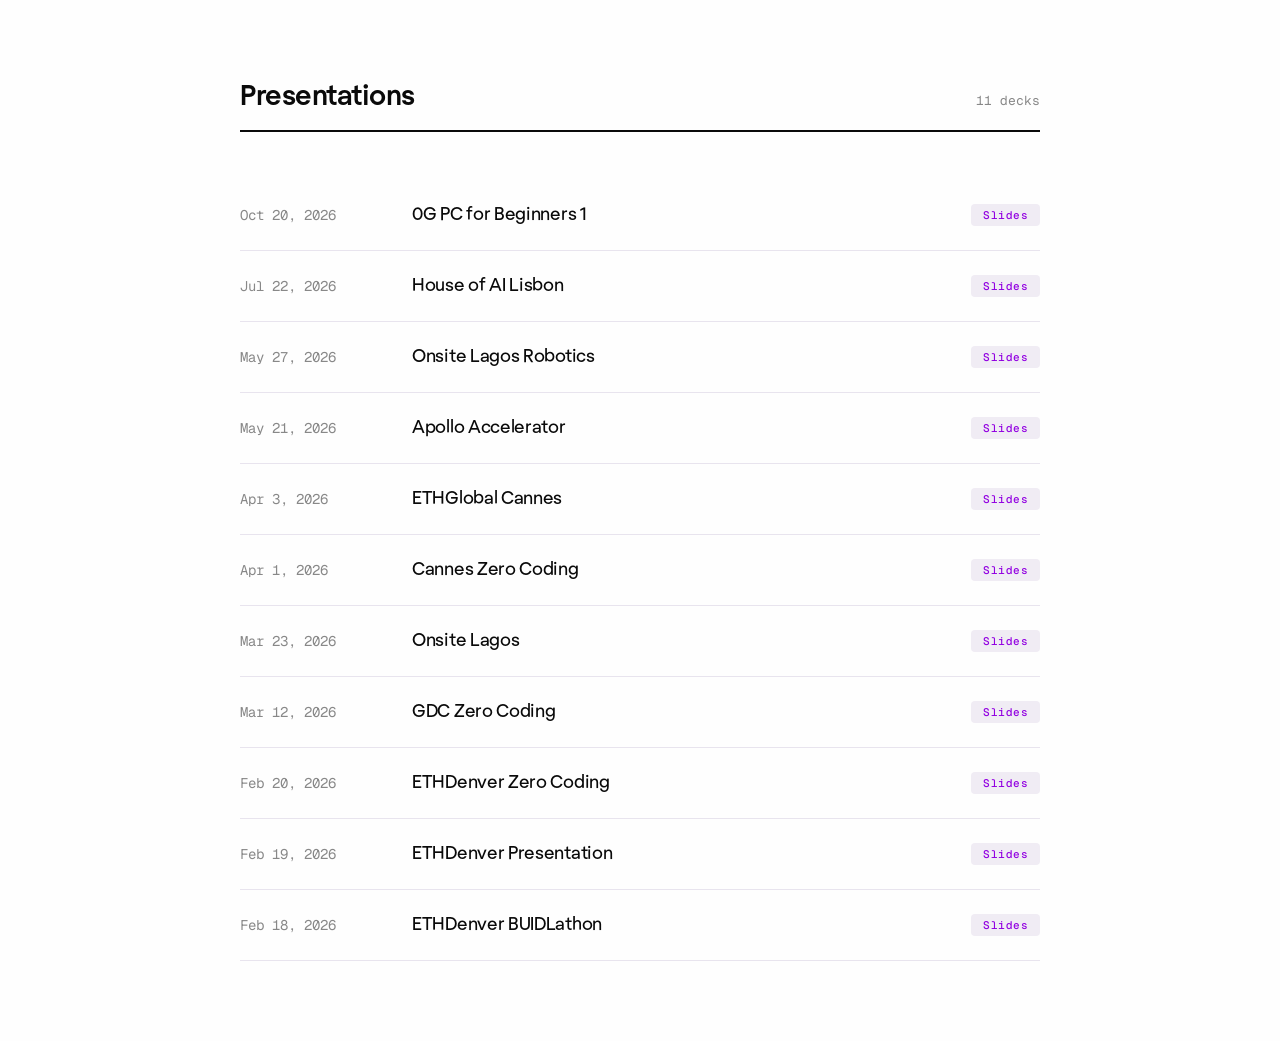
<file: index.html>
<!DOCTYPE html>
<html lang="en">
<head>
<meta charset="UTF-8">
<meta name="viewport" content="width=device-width, initial-scale=1.0">
<title>Presentations</title>
<link rel="preconnect" href="https://fonts.googleapis.com">
<link rel="preconnect" href="https://fonts.gstatic.com" crossorigin>
<link href="https://fonts.googleapis.com/css2?family=Inter:wght@300;400;500;600;700&family=JetBrains+Mono:wght@400;500;600&display=swap" rel="stylesheet">
<style>
@font-face{font-family:'Regola Pro';src:url('fonts/Regola Pro Book.otf') format('opentype');font-weight:300 400;font-style:normal;font-display:swap}
@font-face{font-family:'Regola Pro';src:url('fonts/Regola Pro Regular.otf') format('opentype');font-weight:500;font-style:normal;font-display:swap}
@font-face{font-family:'Regola Pro';src:url('fonts/Regola Pro Medium.otf') format('opentype');font-weight:600;font-style:normal;font-display:swap}
@font-face{font-family:'Regola Pro';src:url('fonts/Regola Pro Bold.otf') format('opentype');font-weight:700;font-style:normal;font-display:swap}
@font-face{font-family:'Geist Mono';src:url('fonts/GeistMono-VariableFont_wght.ttf') format('truetype');font-weight:100 900;font-style:normal;font-display:swap}
*,*::before,*::after{box-sizing:border-box;margin:0;padding:0}
body{
  background:#fefefe;color:#0a0a0a;
  font-family:'Regola Pro','Inter',system-ui,sans-serif;
  min-height:100vh;padding:80px 24px;
  -webkit-font-smoothing:antialiased;
}
.container{max-width:800px;margin:0 auto}
header{
  display:flex;align-items:baseline;justify-content:space-between;
  border-bottom:2px solid #0a0a0a;padding-bottom:16px;margin-bottom:48px;
}
h1{font-size:28px;font-weight:700;letter-spacing:-0.5px}
.count{font-family:'Geist Mono','JetBrains Mono',monospace;font-size:13px;color:#888}
#list .item{border-bottom:1px solid #e8e4ee}
#list a{
  display:grid;grid-template-columns:140px 1fr auto;align-items:center;
  gap:32px;padding:24px 0;text-decoration:none;color:inherit;
  transition:opacity 0.15s;
}
#list a:hover{opacity:0.6}
.date{font-family:'Geist Mono','JetBrains Mono',monospace;font-size:14px;color:#888}
.name{font-size:18px;font-weight:500;letter-spacing:-0.3px}
.tag{
  font-family:'Geist Mono','JetBrains Mono',monospace;font-size:11px;
  background:#f0ecf4;color:#9200e1;padding:4px 12px;border-radius:4px;
  letter-spacing:0.5px;font-weight:500;
}
.loading{color:#888;font-size:14px;padding:24px 0}
.error{color:#e83e3e;font-size:14px;padding:24px 0}
@media(max-width:600px){
  #list a{grid-template-columns:1fr;gap:6px}
  .tag{justify-self:start}
}
</style>
</head>
<body>
<div class="container">
  <header>
    <h1>Presentations</h1>
    <span class="count" id="count"></span>
  </header>
  <div id="list"></div>
</div>
<script src="presentations.js"></script>
<script>
  const PATTERN = /^(\d{4}-\d{2}-\d{2})\s+(.+)$/;
  const MONTHS = ["Jan","Feb","Mar","Apr","May","Jun","Jul","Aug","Sep","Oct","Nov","Dec"];

  function formatDate(iso) {
    const [y, m, d] = iso.split("-").map(Number);
    return `${MONTHS[m - 1]} ${d}, ${y}`;
  }

  const presentations = PRESENTATIONS
    .filter((d) => PATTERN.test(d))
    .map((d) => {
      const [, date, name] = d.match(PATTERN);
      return { date, name, dir: d };
    })
    .sort((a, b) => b.date.localeCompare(a.date));

  document.getElementById("count").textContent =
    `${presentations.length} deck${presentations.length === 1 ? "" : "s"}`;

  document.getElementById("list").innerHTML = presentations
    .map(
      (p) => `<div class="item">
        <a href="./${p.dir}/index.html">
          <span class="date">${formatDate(p.date)}</span>
          <span class="name">${p.name}</span>
          <span class="tag">Slides</span>
        </a>
      </div>`
    )
    .join("");
</script>
</body>
</html>
</file>
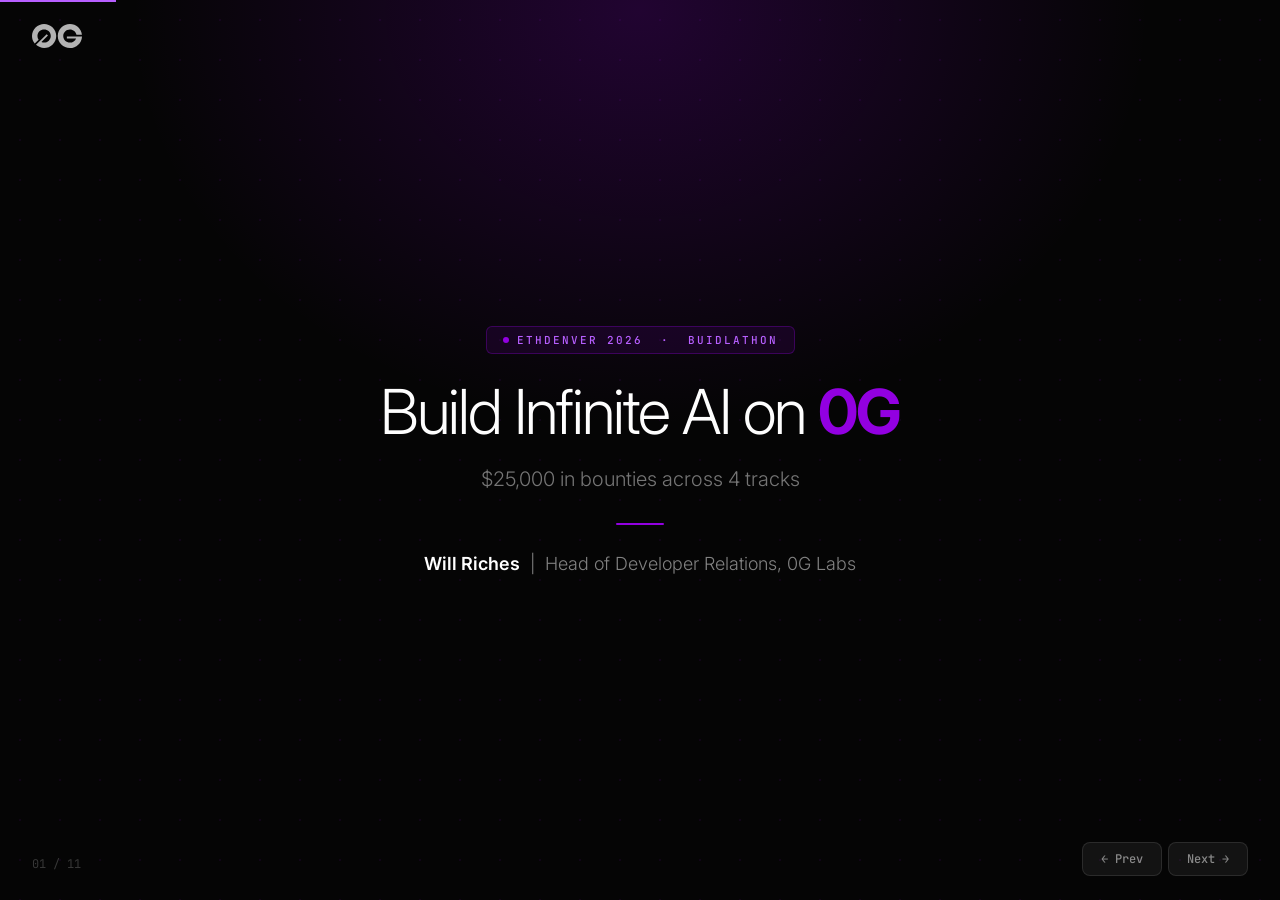
<file: 2026-02-08 ETHDenver BUIDLathon/index.html>
<!DOCTYPE html>
<html lang="en">
<head>
<meta charset="UTF-8">
<meta name="viewport" content="width=device-width, initial-scale=1.0">
<title>0G Labs Bounties — ETHDenver BUIDLathon 2026</title>
<link rel="preconnect" href="https://fonts.googleapis.com">
<link rel="preconnect" href="https://fonts.gstatic.com" crossorigin>
<link href="https://fonts.googleapis.com/css2?family=Inter:wght@300;400;500;600;700;900&family=JetBrains+Mono:wght@400;500;600;700&display=swap" rel="stylesheet">
<style>
*,*::before,*::after{box-sizing:border-box;margin:0;padding:0}
:root{
  --bg:#FEFEFE;--bg-alt:#F8F6FB;--bg-card:#FFFFFF;
  --purple:#9200E1;--purple-light:#B75FFF;--purple-soft:rgba(146,0,225,0.06);
  --purple-border:rgba(146,0,225,0.15);--purple-glow:rgba(146,0,225,0.08);
  --text:#0A0A0A;--text-2:#444;--text-3:#888;--text-4:#bbb;
  --border:#E8E4EE;--border-light:#F0ECF4;
  --red:#E83E3E;--red-soft:rgba(232,62,62,0.08);--red-border:rgba(232,62,62,0.2);
  --green:#16A34A;--green-soft:rgba(22,163,74,0.08);
  --font:'Inter',sans-serif;
  --mono:'JetBrains Mono',monospace;
}
html,body{
  background:var(--bg);color:var(--text);
  font-family:var(--font);overflow:hidden;height:100%;width:100%;
  -webkit-font-smoothing:antialiased;
}

/* ===== SLIDE SYSTEM ===== */
.slide{
  display:none;position:absolute;inset:0;
  flex-direction:column;padding:64px 100px 80px;overflow:hidden;
}
.slide.active{display:flex}
.slide.center{justify-content:center;align-items:center;text-align:center;padding:80px 120px}

/* Subtle grid */
.slide::before{
  content:'';position:absolute;inset:0;
  background-image:radial-gradient(circle,rgba(146,0,225,0.04) 1px,transparent 1px);
  background-size:40px 40px;pointer-events:none;z-index:0;
}
/* Top glow */
.slide::after{
  content:'';position:absolute;top:-400px;left:50%;transform:translateX(-50%);
  width:1200px;height:700px;
  background:radial-gradient(ellipse,rgba(146,0,225,0.05) 0%,transparent 70%);
  pointer-events:none;z-index:0;
}

/* Dark slides */
.slide.dark{background:#050505;color:#FEFEFE}
.slide.dark::before{
  background-image:radial-gradient(circle,rgba(146,0,225,0.08) 1px,transparent 1px);
}
.slide.dark::after{
  background:radial-gradient(ellipse at 50% 30%,rgba(146,0,225,0.2) 0%,transparent 60%);
  top:-200px;
}

.slide>*{position:relative;z-index:1}

/* ===== TYPOGRAPHY ===== */
h1{font-size:62px;font-weight:300;line-height:1.1;letter-spacing:-2px;max-width:1000px}
h1 strong{font-weight:700}
h2{font-size:44px;font-weight:300;line-height:1.15;letter-spacing:-1.5px;max-width:900px}
h2 strong{font-weight:700}
h3{font-size:22px;font-weight:500;letter-spacing:-0.3px}
.subtitle{font-size:20px;color:var(--text-2);max-width:640px;line-height:1.6;margin-top:16px;font-weight:300}
.accent{color:var(--purple)}
.mono{font-family:var(--mono)}

/* ===== TAG / BADGE ===== */
.tag{
  display:inline-flex;align-items:center;gap:8px;
  background:var(--purple-soft);border:1px solid var(--purple-border);
  font-family:var(--mono);font-size:11px;padding:6px 16px;border-radius:6px;
  text-transform:uppercase;letter-spacing:2px;color:var(--purple);
  margin-bottom:24px;font-weight:500;
}
.tag::before{content:'';width:6px;height:6px;background:var(--purple);border-radius:50%}
.slide.dark .tag{border-color:rgba(146,0,225,0.3);background:rgba(146,0,225,0.1);color:var(--purple-light)}

/* ===== DIVIDER ===== */
.divider{width:48px;height:2px;background:var(--purple);margin:24px 0;border-radius:1px;opacity:0.6}
.center .divider{margin:24px auto}

/* ===== STATS ===== */
.stat{font-family:var(--mono);font-size:56px;font-weight:700;color:var(--purple);line-height:1;letter-spacing:-2px}
.stat-label{
  font-family:var(--mono);font-size:11px;color:var(--text-3);
  text-transform:uppercase;letter-spacing:2px;margin-top:8px;
}
.stat-row{display:flex;gap:64px;flex-wrap:wrap}
.center .stat-row{justify-content:center}
.stat-block{text-align:center}

/* ===== SOURCE LINE ===== */
.source{
  position:absolute;bottom:28px;left:100px;right:100px;
  font-family:var(--mono);font-size:11px;color:var(--text-4);
  letter-spacing:0.5px;z-index:2;line-height:1.4;
}
.slide.dark .source{color:rgba(254,254,254,0.2)}

/* ===== CARDS ===== */
.card{
  background:var(--bg-card);border:1px solid var(--border);
  border-radius:12px;padding:28px 32px;
  transition:border-color 0.2s;
}
.card:hover{border-color:var(--purple-border)}
.card-grid{display:grid;gap:16px;margin-top:32px}
.card-grid.cols-2{grid-template-columns:1fr 1fr}
.card-grid.cols-3{grid-template-columns:1fr 1fr 1fr}
.card-grid.cols-4{grid-template-columns:1fr 1fr 1fr 1fr}
.card-title{font-family:var(--mono);font-size:11px;text-transform:uppercase;letter-spacing:2px;color:var(--purple);margin-bottom:12px;font-weight:600}
.card-value{font-size:28px;font-weight:700;letter-spacing:-1px}
.card-desc{font-size:14px;color:var(--text-2);margin-top:8px;line-height:1.5;font-weight:400}
.card-source{font-family:var(--mono);font-size:11px;color:var(--text-4);margin-top:12px;text-transform:uppercase;letter-spacing:1px}

/* ===== STACK ===== */
.stack{display:flex;flex-direction:column;gap:4px;margin-top:28px;width:100%;max-width:600px}
.stack-layer{
  display:flex;align-items:center;gap:16px;
  background:var(--bg-card);border:1px solid var(--border);
  padding:12px 20px;border-radius:8px;transition:all 0.2s;
}
.stack-layer:hover{border-color:var(--purple-border);background:var(--purple-soft)}
.stack-layer.hl{border-color:var(--purple-border);background:var(--purple-soft)}
.stack-icon{font-family:var(--mono);font-size:10px;color:var(--purple);min-width:72px;text-transform:uppercase;letter-spacing:1.5px;font-weight:700}
.stack-name{font-size:15px;font-weight:600;color:var(--text)}

/* ===== PILLS ===== */
.pill{
  display:inline-block;background:var(--purple-soft);border:1px solid var(--purple-border);
  color:var(--purple);font-size:14px;padding:8px 20px;border-radius:999px;
  font-family:var(--mono);font-weight:500;letter-spacing:0.5px;
}

/* ===== PARTNER ROW ===== */
.partner-row{display:flex;gap:10px;flex-wrap:wrap;margin-top:20px}
.partner-item{
  font-family:var(--mono);font-size:11px;color:var(--text-2);
  padding:8px 14px;border:1px solid var(--border);border-radius:6px;
  background:var(--bg-card);font-weight:500;letter-spacing:0.3px;
}

/* ===== CTA ===== */
.cta-btn{
  display:inline-block;background:var(--purple);color:#fff;
  font-size:20px;font-weight:600;padding:16px 48px;border-radius:12px;
  text-decoration:none;letter-spacing:0.3px;
  box-shadow:0 4px 24px rgba(146,0,225,0.25);transition:all 0.2s;
}
.cta-btn:hover{box-shadow:0 8px 40px rgba(146,0,225,0.4);transform:translateY(-2px)}

/* ===== DARK SLIDE TEXT ===== */
.slide.dark .subtitle{color:rgba(254,254,254,0.5)}
.slide.dark h3{color:rgba(254,254,254,0.6)}
.slide.dark .stat-label{color:rgba(254,254,254,0.35)}
.dark-card{
  background:rgba(255,255,255,0.05);border:1px solid rgba(255,255,255,0.08);
  border-radius:12px;padding:24px 32px;text-align:center;
}
.dark-card h3{color:#fff !important;font-size:20px;font-weight:600}
.dark-card p{font-size:13px;color:rgba(254,254,254,0.4);margin-top:4px}

/* ===== NAVIGATION ===== */
.nav{position:fixed;bottom:24px;right:32px;z-index:100;display:flex;gap:6px}
.nav button{
  background:var(--bg-card);border:1px solid var(--border);
  color:var(--text-3);padding:8px 18px;border-radius:8px;cursor:pointer;
  font-family:var(--mono);font-size:12px;font-weight:500;transition:all 0.2s;
}
.nav button:hover{background:var(--purple);color:#fff;border-color:var(--purple)}
.slide-counter{
  position:fixed;bottom:28px;left:32px;z-index:100;
  font-family:var(--mono);font-size:12px;color:var(--text-4);
}
.og-logo{
  position:fixed;top:24px;left:32px;z-index:100;
  width:50px;height:24px;color:rgba(10,10,10,0.65);
  transition:color 0.3s;
}
.og-logo svg{width:100%;height:100%}
.progress-bar{position:fixed;top:0;left:0;height:2px;background:var(--purple);z-index:300;transition:width 0.4s ease}

/* ===== PRIZE BAR ===== */
.prize-bar{
  display:flex;align-items:center;gap:14px;margin-top:12px;
}
.prize-bar .bar-track{flex:1;height:28px;background:var(--bg-alt);border-radius:6px;overflow:hidden;position:relative}
.prize-bar .bar-fill{height:100%;border-radius:6px;display:flex;align-items:center;padding-left:14px;
  font-family:var(--mono);font-size:12px;font-weight:600;color:#fff;
  transition:width 0.8s cubic-bezier(0.25,0.46,0.45,0.94);
}
.prize-label{font-family:var(--mono);font-size:13px;color:var(--text-3);min-width:32px;font-weight:500}

/* ===== BOUNTY FEATURE LIST ===== */
.feature-list{display:flex;flex-direction:column;gap:8px;margin-top:16px}
.feature-item{
  display:flex;align-items:flex-start;gap:10px;
  font-size:14px;color:var(--text-2);line-height:1.5;
}
.feature-item .check{color:var(--purple);font-size:16px;font-weight:700;flex-shrink:0;margin-top:1px}

/* ===== JUDGING BARS ===== */
.judge-bars{display:flex;flex-direction:column;gap:8px;margin-top:16px}
.judge-row{display:flex;align-items:center;gap:12px}
.judge-label{font-family:var(--mono);font-size:11px;color:var(--text-2);min-width:120px;font-weight:500;text-transform:uppercase;letter-spacing:1px}
.judge-track{flex:1;height:24px;background:var(--bg-alt);border-radius:6px;overflow:hidden}
.judge-fill{height:100%;border-radius:6px;display:flex;align-items:center;padding-left:10px;
  font-family:var(--mono);font-size:11px;font-weight:600;color:#fff;
  background:linear-gradient(90deg,var(--purple),var(--purple-light));
}

/* ===== ANIMATIONS ===== */
@keyframes fadeUp{from{opacity:0;transform:translateY(20px)}to{opacity:1;transform:translateY(0)}}
@keyframes growWidth{from{width:0}to{width:var(--target-w)}}
.slide.active>*{animation:fadeUp 0.5s ease both}
.slide.active>*:nth-child(1){animation-delay:0s}
.slide.active>*:nth-child(2){animation-delay:0.05s}
.slide.active>*:nth-child(3){animation-delay:0.1s}
.slide.active>*:nth-child(4){animation-delay:0.15s}
.slide.active>*:nth-child(5){animation-delay:0.2s}
.slide.active>*:nth-child(6){animation-delay:0.25s}
.slide.active>*:nth-child(7){animation-delay:0.3s}
.slide.active>*:nth-child(8){animation-delay:0.35s}

/* Layout helpers */
.flex{display:flex}.gap-16{gap:16px}.gap-24{gap:24px}.gap-32{gap:32px}.gap-48{gap:48px}
.flex-1{flex:1}.items-start{align-items:flex-start}.items-center{align-items:center}
.mt-8{margin-top:8px}.mt-12{margin-top:12px}.mt-16{margin-top:16px}.mt-20{margin-top:20px}
.mt-24{margin-top:24px}.mt-28{margin-top:28px}.mt-32{margin-top:32px}.mt-40{margin-top:40px}
.two-col{display:grid;grid-template-columns:1fr 1fr;gap:48px;margin-top:32px;width:100%}

/* ===== TRACK HEADER ===== */
.track-header{
  display:flex;align-items:center;gap:20px;margin-bottom:8px;
}
.track-number{
  font-family:var(--mono);font-size:48px;font-weight:700;color:var(--purple);
  letter-spacing:-2px;line-height:1;opacity:0.2;
}
.track-prize{
  display:inline-flex;align-items:center;gap:8px;
  font-family:var(--mono);font-size:14px;font-weight:600;color:var(--purple);
  background:var(--purple-soft);border:1px solid var(--purple-border);
  padding:6px 16px;border-radius:6px;
}

/* ===== USE CASE PILLS ===== */
.use-cases{display:flex;flex-wrap:wrap;gap:8px;margin-top:16px}
.use-case{
  font-size:12px;color:var(--text-2);
  padding:6px 14px;border:1px solid var(--border);border-radius:6px;
  background:var(--bg-card);font-weight:500;line-height:1.3;
}
</style>
</head>
<body>

<div class="progress-bar" id="progress"></div>
<div class="og-logo"><svg xmlns="http://www.w3.org/2000/svg" width="100%" height="100%" viewBox="0 0 50 24" fill="none" preserveAspectRatio="xMidYMid meet" aria-hidden="true" role="img"><path d="M50.0009 12.6136C49.6855 18.9497 44.3897 23.9913 37.9033 23.9913C31.214 23.9913 25.791 18.6291 25.791 12.0146C25.791 5.40009 31.214 0.0380859 37.9033 0.0380859C44.1841 0.0380859 49.3483 4.76491 49.956 10.8171H44.4555C43.8858 7.75086 41.169 5.42761 37.9035 5.42761C34.2241 5.42761 31.2416 8.37672 31.2416 12.0146C31.2416 15.6527 34.2241 18.6018 37.9035 18.6018C40.7281 18.6018 43.1418 16.8636 44.111 14.4101H34.8753V12.6136H50.0009Z" fill="currentColor"/><path d="M3.98642 20.8584C8.74078 25.1181 16.0905 24.9803 20.6772 20.4453C25.4072 15.7681 25.4072 8.18505 20.6772 3.50781C15.9469 -1.16927 8.27782 -1.16927 3.54764 3.50781C-0.893505 7.8992 -1.16488 14.8521 2.73348 19.5567L6.62297 15.7108C4.83311 13.1445 5.09269 9.60205 7.40183 7.31886C10.0034 4.7464 14.2215 4.7464 16.8231 7.31886C19.4245 9.89129 19.4245 14.062 16.8231 16.6345C14.8257 18.6094 11.8757 19.0682 9.43583 18.0106L15.9665 11.5531L14.6819 10.2829L3.98642 20.8584Z" fill="currentColor"/></svg></div>

<!-- ============================================================ -->
<!-- SLIDE 1: TITLE (DARK)                                        -->
<!-- ============================================================ -->
<div class="slide dark center active">
  <span class="tag">ETHDenver 2026 &nbsp;·&nbsp; BUIDLathon</span>
  <h1>Build Infinite AI on <strong class="accent">0G</strong></h1>
  <p class="subtitle" style="color:rgba(254,254,254,0.45)">$25,000 in bounties across 4 tracks</p>
  <div class="divider" style="margin:28px auto"></div>
  <p style="font-size:18px;color:rgba(254,254,254,0.5);font-weight:300"><strong style="color:#fff;font-weight:600">Will Riches</strong> &nbsp;|&nbsp; Head of Developer Relations, 0G Labs</p>
</div>

<!-- ============================================================ -->
<!-- SLIDE 2: WHAT IS 0G                                           -->
<!-- ============================================================ -->
<div class="slide center">
  <span class="tag">What is 0G</span>
  <h2>The Decentralized <strong class="accent">AI Operating System</strong></h2>
  <p class="subtitle">One integrated stack. Purpose-built for AI.</p>

  <div class="stack mt-28" style="max-width:680px">
    <div class="stack-layer hl" style="padding:16px 24px"><span class="stack-icon">Apps</span><span class="stack-name">Autonomous AI Applications + Service Marketplace</span></div>
    <div class="stack-layer" style="padding:16px 24px"><span class="stack-icon">Trust</span><span class="stack-name">Alignment Nodes · Governance · Identity (iNFTs)</span></div>
    <div class="stack-layer" style="padding:16px 24px"><span class="stack-icon">Network</span><span class="stack-name">Chain (Settlement) + DA (Provenance) — 11K+ TPS, 50 Gbps</span></div>
    <div class="stack-layer" style="padding:16px 24px"><span class="stack-icon">Infra</span><span class="stack-name">Compute (Inference, Fine-Tuning) + Storage (Datasets, Models)</span></div>
  </div>

  <div class="stat-row mt-32" style="gap:48px">
    <div class="stat-block"><div class="stat" style="font-size:36px">$325M+</div><div class="stat-label">Raised</div></div>
    <div class="stat-block"><div class="stat" style="font-size:36px">300+</div><div class="stat-label">Projects</div></div>
    <div class="stat-block"><div class="stat" style="font-size:36px">Sept 2025</div><div class="stat-label">Mainnet Live</div></div>
  </div>
</div>

<!-- ============================================================ -->
<!-- SLIDE 3: WHAT IS 0G — FOUR COMPONENTS                        -->
<!-- ============================================================ -->
<div class="slide">
  <span class="tag">The Stack</span>
  <h2>Four Core <strong class="accent">Components</strong></h2>
  <p class="subtitle">The complete infrastructure for building AI-powered applications on-chain.</p>

  <div class="card-grid cols-2 mt-32" style="max-width:960px">
    <div class="card" style="padding:32px;border-color:var(--purple-border)">
      <div style="display:flex;align-items:center;gap:14px;margin-bottom:14px">
        <div style="background:var(--purple-soft);border:1px solid var(--purple-border);border-radius:10px;width:48px;height:48px;display:flex;align-items:center;justify-content:center;font-family:var(--mono);font-size:11px;font-weight:700;color:var(--purple);letter-spacing:0.5px;flex-shrink:0">CHAIN</div>
        <div>
          <div style="font-size:20px;font-weight:700;letter-spacing:-0.5px">0G Chain</div>
        </div>
      </div>
      <div class="card-desc" style="margin-top:0;font-size:15px;line-height:1.6">EVM-compatible blockchain. Deploy with Solidity, Hardhat, Foundry — tools you already know.</div>
      <div style="display:flex;gap:8px;margin-top:14px;flex-wrap:wrap">
        <span class="pill" style="font-size:11px;padding:4px 12px">11K+ TPS</span>
        <span class="pill" style="font-size:11px;padding:4px 12px">~1s Finality</span>
        <span class="pill" style="font-size:11px;padding:4px 12px">EVM</span>
      </div>
    </div>

    <div class="card" style="padding:32px;border-color:var(--purple-border)">
      <div style="display:flex;align-items:center;gap:14px;margin-bottom:14px">
        <div style="background:var(--purple-soft);border:1px solid var(--purple-border);border-radius:10px;width:48px;height:48px;display:flex;align-items:center;justify-content:center;font-family:var(--mono);font-size:9px;font-weight:700;color:var(--purple);letter-spacing:0.5px;flex-shrink:0">COMP</div>
        <div>
          <div style="font-size:20px;font-weight:700;letter-spacing:-0.5px">0G Compute</div>
        </div>
      </div>
      <div class="card-desc" style="margin-top:0;font-size:15px;line-height:1.6">Decentralized AI inference and training. Verifiable with TEE, ZKML, and optimistic proofs.</div>
      <div style="display:flex;gap:8px;margin-top:14px;flex-wrap:wrap">
        <span class="pill" style="font-size:11px;padding:4px 12px">Inference</span>
        <span class="pill" style="font-size:11px;padding:4px 12px">Fine-Tuning</span>
        <span class="pill" style="font-size:11px;padding:4px 12px">RAG</span>
      </div>
    </div>

    <div class="card" style="padding:32px;border-color:var(--purple-border)">
      <div style="display:flex;align-items:center;gap:14px;margin-bottom:14px">
        <div style="background:var(--purple-soft);border:1px solid var(--purple-border);border-radius:10px;width:48px;height:48px;display:flex;align-items:center;justify-content:center;font-family:var(--mono);font-size:9px;font-weight:700;color:var(--purple);letter-spacing:0.5px;flex-shrink:0">STORE</div>
        <div>
          <div style="font-size:20px;font-weight:700;letter-spacing:-0.5px">0G Storage</div>
        </div>
      </div>
      <div class="card-desc" style="margin-top:0;font-size:15px;line-height:1.6">Decentralized storage network. Datasets, model weights, assets, and vector embeddings.</div>
      <div style="display:flex;gap:8px;margin-top:14px;flex-wrap:wrap">
        <span class="pill" style="font-size:11px;padding:4px 12px">Datasets</span>
        <span class="pill" style="font-size:11px;padding:4px 12px">Models</span>
        <span class="pill" style="font-size:11px;padding:4px 12px">Vectors</span>
      </div>
    </div>

    <div class="card" style="padding:32px;border-color:var(--purple-border)">
      <div style="display:flex;align-items:center;gap:14px;margin-bottom:14px">
        <div style="background:var(--purple-soft);border:1px solid var(--purple-border);border-radius:10px;width:48px;height:48px;display:flex;align-items:center;justify-content:center;font-family:var(--mono);font-size:14px;font-weight:700;color:var(--purple);letter-spacing:0.5px;flex-shrink:0">DA</div>
        <div>
          <div style="font-size:20px;font-weight:700;letter-spacing:-0.5px">0G DA</div>
        </div>
      </div>
      <div class="card-desc" style="margin-top:0;font-size:15px;line-height:1.6">Infinitely-scalable data availability layer. Provenance and accessibility for all on-chain data.</div>
      <div style="display:flex;gap:8px;margin-top:14px;flex-wrap:wrap">
        <span class="pill" style="font-size:11px;padding:4px 12px">50 Gbps</span>
        <span class="pill" style="font-size:11px;padding:4px 12px">Provenance</span>
        <span class="pill" style="font-size:11px;padding:4px 12px">50,000×</span>
      </div>
    </div>
  </div>
</div>

<!-- ============================================================ -->
<!-- SLIDE 4: WHAT IS 0G — FULL ARCHITECTURE                      -->
<!-- ============================================================ -->
<div class="slide center">
  <span class="tag">Architecture</span>
  <h2>The Full <strong class="accent">0G Stack</strong></h2>

  <!-- Architecture diagram built with CSS -->
  <div style="width:100%;max-width:820px;margin-top:32px;display:flex;flex-direction:column;gap:6px">

    <!-- Layer 5: Alignment -->
    <div style="border:1px solid var(--purple-border);border-radius:10px;padding:16px 20px;background:var(--purple-soft)">
      <div style="font-family:var(--mono);font-size:11px;font-weight:700;color:var(--purple);text-transform:uppercase;letter-spacing:2px;text-align:center;margin-bottom:10px">Alignment</div>
      <div style="display:flex;gap:8px;justify-content:center">
        <span style="background:var(--purple);color:#fff;font-size:12px;font-weight:600;padding:6px 16px;border-radius:6px;font-family:var(--mono)">Model Drift</span>
        <span style="background:var(--purple);color:#fff;font-size:12px;font-weight:600;padding:6px 16px;border-radius:6px;font-family:var(--mono)">Bias Detection</span>
        <span style="background:var(--purple);color:#fff;font-size:12px;font-weight:600;padding:6px 16px;border-radius:6px;font-family:var(--mono)">Governance</span>
      </div>
    </div>

    <!-- Layer 4: Service Marketplace -->
    <div style="border:1px solid var(--border);border-radius:10px;padding:16px 20px;background:var(--bg-card)">
      <div style="font-family:var(--mono);font-size:11px;font-weight:700;color:var(--text-2);text-transform:uppercase;letter-spacing:2px;text-align:center;margin-bottom:10px">Service Marketplace</div>
      <div style="display:flex;gap:8px;justify-content:center">
        <span style="background:var(--bg-alt);border:1px solid var(--border);font-size:12px;font-weight:500;padding:6px 16px;border-radius:6px;color:var(--text-2);font-family:var(--mono)">Provider Registration</span>
        <span style="background:var(--bg-alt);border:1px solid var(--border);font-size:12px;font-weight:500;padding:6px 16px;border-radius:6px;color:var(--text-2);font-family:var(--mono)">Developer Services</span>
        <span style="background:var(--bg-alt);border:1px solid var(--border);font-size:12px;font-weight:500;padding:6px 16px;border-radius:6px;color:var(--text-2);font-family:var(--mono)">Payment Settlement</span>
      </div>
    </div>

    <!-- Layer 3: Three pillars -->
    <div style="display:grid;grid-template-columns:1fr 1fr 1fr;gap:6px">
      <!-- Storage -->
      <div style="border:1px solid var(--purple-border);border-radius:10px;padding:16px 14px;background:var(--bg-card)">
        <div style="font-family:var(--mono);font-size:11px;font-weight:700;color:var(--purple);text-transform:uppercase;letter-spacing:2px;text-align:center;margin-bottom:10px">Storage</div>
        <div style="display:flex;flex-direction:column;gap:5px">
          <span style="background:var(--purple);color:#fff;font-size:11px;font-weight:600;padding:5px 12px;border-radius:5px;text-align:center;font-family:var(--mono)">Datasets</span>
          <span style="background:var(--purple);color:#fff;font-size:11px;font-weight:600;padding:5px 12px;border-radius:5px;text-align:center;font-family:var(--mono)">Models</span>
          <span style="background:var(--purple);color:#fff;font-size:11px;font-weight:600;padding:5px 12px;border-radius:5px;text-align:center;font-family:var(--mono)">Assets</span>
          <span style="background:var(--purple);color:#fff;font-size:11px;font-weight:600;padding:5px 12px;border-radius:5px;text-align:center;font-family:var(--mono)">Vectors</span>
        </div>
      </div>

      <!-- DA -->
      <div style="border:1px solid var(--purple-border);border-radius:10px;padding:16px 14px;background:var(--bg-card)">
        <div style="font-family:var(--mono);font-size:11px;font-weight:700;color:var(--purple);text-transform:uppercase;letter-spacing:2px;text-align:center;margin-bottom:10px">Data Availability</div>
        <div style="display:flex;flex-direction:column;gap:5px">
          <span style="background:var(--purple);color:#fff;font-size:11px;font-weight:600;padding:5px 12px;border-radius:5px;text-align:center;font-family:var(--mono)">Provenance</span>
          <span style="background:var(--purple);color:#fff;font-size:11px;font-weight:600;padding:5px 12px;border-radius:5px;text-align:center;font-family:var(--mono)">Accessibility</span>
        </div>
      </div>

      <!-- Compute -->
      <div style="border:1px solid var(--purple-border);border-radius:10px;padding:16px 14px;background:var(--bg-card)">
        <div style="font-family:var(--mono);font-size:11px;font-weight:700;color:var(--purple);text-transform:uppercase;letter-spacing:2px;text-align:center;margin-bottom:10px">Compute</div>
        <div style="display:flex;flex-direction:column;gap:5px">
          <span style="background:var(--purple);color:#fff;font-size:11px;font-weight:600;padding:5px 12px;border-radius:5px;text-align:center;font-family:var(--mono)">Inference</span>
          <span style="background:var(--purple);color:#fff;font-size:11px;font-weight:600;padding:5px 12px;border-radius:5px;text-align:center;font-family:var(--mono)">Training</span>
          <span style="background:var(--purple);color:#fff;font-size:11px;font-weight:600;padding:5px 12px;border-radius:5px;text-align:center;font-family:var(--mono)">RAG</span>
          <span style="background:var(--purple);color:#fff;font-size:11px;font-weight:600;padding:5px 12px;border-radius:5px;text-align:center;font-family:var(--mono)">Agents</span>
        </div>
      </div>
    </div>

    <!-- Layer 1: Chain -->
    <div style="border:1px solid var(--purple-border);border-radius:10px;padding:14px 20px;background:linear-gradient(90deg,var(--purple-soft),rgba(183,95,255,0.08))">
      <div style="font-family:var(--mono);font-size:11px;font-weight:700;color:var(--purple);text-transform:uppercase;letter-spacing:2px;text-align:center;margin-bottom:6px">Chain</div>
      <div style="text-align:center">
        <span style="background:linear-gradient(90deg,var(--purple),var(--purple-light));color:#fff;font-size:12px;font-weight:600;padding:6px 24px;border-radius:6px;font-family:var(--mono)">Infinite Scalability</span>
      </div>
    </div>

  </div>
</div>

<!-- ============================================================ -->
<!-- SLIDE 5: BOUNTY OVERVIEW                                      -->
<!-- ============================================================ -->
<div class="slide">
  <span class="tag">Bounties</span>
  <h2><strong class="accent">$25,000</strong> Across 4 Tracks</h2>
  <p class="subtitle">Build with 0G. Ship something real.</p>

  <div class="card-grid cols-2 mt-32">
    <div class="card" style="border-color:var(--purple-border)">
      <div class="card-title">Track 1</div>
      <div class="card-value">Best DeFAI Application</div>
      <div class="card-desc">AI that meaningfully improves DeFi workflows</div>
      <div style="font-family:var(--mono);font-size:24px;font-weight:700;color:var(--purple);margin-top:12px">$7,000</div>
    </div>
    <div class="card" style="border-color:var(--purple-border)">
      <div class="card-title">Track 2</div>
      <div class="card-value">Best Use of AI Inference or Fine-Tuning</div>
      <div class="card-desc">Real AI powered by 0G Compute</div>
      <div style="font-family:var(--mono);font-size:24px;font-weight:700;color:var(--purple);margin-top:12px">$7,000</div>
    </div>
    <div class="card" style="border-color:var(--purple-border)">
      <div class="card-title">Track 3</div>
      <div class="card-value">Best Use of On-Chain Agent (iNFT)</div>
      <div class="card-desc">On-chain AI agents with real ownership + identity</div>
      <div style="font-family:var(--mono);font-size:24px;font-weight:700;color:var(--purple);margin-top:12px">$7,000</div>
    </div>
    <div class="card" style="border-color:var(--purple-border)">
      <div class="card-title">Track 4</div>
      <div class="card-value">Best Developer Tooling or Education</div>
      <div class="card-desc">Make building on 0G easier for everyone</div>
      <div style="font-family:var(--mono);font-size:24px;font-weight:700;color:var(--purple);margin-top:12px">$4,000</div>
    </div>
  </div>

  <p style="font-family:var(--mono);font-size:11px;color:var(--text-3);margin-top:20px;letter-spacing:1px;text-transform:uppercase">Each track: 1st place + 2nd place · Testnet or Mainnet · Open source</p>
</div>

<!-- ============================================================ -->
<!-- SLIDE 4: TRACK 1 — DeFAI                                     -->
<!-- ============================================================ -->
<div class="slide">
  <div class="track-header">
    <div class="track-number">01</div>
    <div>
      <span class="tag" style="margin-bottom:8px">Track 1 · $7,000</span>
      <h2 style="margin-top:4px">Best <strong class="accent">DeFAI</strong> Application</h2>
    </div>
  </div>
  <p class="subtitle" style="margin-top:8px">AI that meaningfully improves a DeFi workflow. Not just chat — structured decisions, guardrails, or automation.</p>

  <div class="two-col" style="margin-top:28px">
    <div>
      <h3 style="font-size:14px;font-family:var(--mono);text-transform:uppercase;letter-spacing:2px;color:var(--text-3);font-weight:600">Requirements</h3>
      <div class="feature-list mt-12">
        <div class="feature-item"><span class="check">✓</span><span>DeFi product with a working flow (swap, lend, borrow, stake, LP, vault)</span></div>
        <div class="feature-item"><span class="check">✓</span><span>AI component that materially improves the flow</span></div>
        <div class="feature-item"><span class="check">✓</span><span>User safety: confirmations, limits, explainability, simulation</span></div>
        <div class="feature-item"><span class="check">✓</span><span>At least one end-to-end scenario in the demo</span></div>
      </div>

      <h3 style="font-size:14px;font-family:var(--mono);text-transform:uppercase;letter-spacing:2px;color:var(--text-3);font-weight:600;margin-top:24px">What Impresses Us</h3>
      <div class="feature-list mt-12">
        <div class="feature-item"><span class="check">★</span><span>AI-generated plans with constraints (slippage, max loss, timeouts)</span></div>
        <div class="feature-item"><span class="check">★</span><span>Risk explanations — the "why" behind recommendations</span></div>
        <div class="feature-item"><span class="check">★</span><span>Simulation / backtesting before execution</span></div>
      </div>
    </div>

    <div>
      <h3 style="font-size:14px;font-family:var(--mono);text-transform:uppercase;letter-spacing:2px;color:var(--text-3);font-weight:600">Example Ideas</h3>
      <div class="use-cases mt-12">
        <span class="use-case">AI intent-based trading (goal → safe execution plan)</span>
        <span class="use-case">Risk assistant for lending positions</span>
        <span class="use-case">Vault strategy recommender with simulation</span>
        <span class="use-case">DeFi "copilot" that drafts txns but requires confirmation</span>
        <span class="use-case">Monitoring agent that proposes corrective actions</span>
      </div>

      <div class="card mt-24" style="padding:20px 24px;border-color:var(--purple-border);background:var(--purple-soft)">
        <div class="card-title">Prizing</div>
        <div style="display:flex;align-items:center;gap:24px;margin-top:8px">
          <div><div style="font-family:var(--mono);font-size:28px;font-weight:700;color:var(--purple)">$5,000</div><div style="font-size:12px;color:var(--text-3)">1st Place</div></div>
          <div><div style="font-family:var(--mono);font-size:28px;font-weight:700;color:var(--purple);opacity:0.6">$2,000</div><div style="font-size:12px;color:var(--text-3)">2nd Place</div></div>
        </div>
      </div>
    </div>
  </div>
</div>

<!-- ============================================================ -->
<!-- SLIDE 5: TRACK 2 — AI INFERENCE / FINE-TUNING                -->
<!-- ============================================================ -->
<div class="slide">
  <div class="track-header">
    <div class="track-number">02</div>
    <div>
      <span class="tag" style="margin-bottom:8px">Track 2 · $7,000</span>
      <h2 style="margin-top:4px">Best Use of <strong class="accent">AI Inference or Fine-Tuning</strong></h2>
    </div>
  </div>
  <p class="subtitle" style="margin-top:8px">Power real AI in your app with 0G Compute. Inference, fine-tuning, or both.</p>

  <div class="two-col" style="margin-top:28px">
    <div>
      <h3 style="font-size:14px;font-family:var(--mono);text-transform:uppercase;letter-spacing:2px;color:var(--text-3);font-weight:600">Requirements</h3>
      <div class="feature-list mt-12">
        <div class="feature-item"><span class="check">✓</span><span>Integrate 0G Compute (mainnet or testnet) for inference and/or fine-tuning</span></div>
        <div class="feature-item"><span class="check">✓</span><span>AI output drives a real action (UI change, recommendation, txn plan, policy)</span></div>
        <div class="feature-item"><span class="check">✓</span><span>Working demo + reproducible setup instructions</span></div>
        <div class="feature-item"><span class="check">✓</span><span>Document which model/task is used and why</span></div>
      </div>

      <h3 style="font-size:14px;font-family:var(--mono);text-transform:uppercase;letter-spacing:2px;color:var(--text-3);font-weight:600;margin-top:24px">What Impresses Us</h3>
      <div class="feature-list mt-12">
        <div class="feature-item"><span class="check">★</span><span>Function well-suited to AI (classification, extraction, ranking, planning)</span></div>
        <div class="feature-item"><span class="check">★</span><span>Thoughtful latency/cost handling (caching, batching, streaming)</span></div>
        <div class="feature-item"><span class="check">★</span><span>Fine-tuning: clear dataset + before/after improvement</span></div>
      </div>
    </div>

    <div>
      <h3 style="font-size:14px;font-family:var(--mono);text-transform:uppercase;letter-spacing:2px;color:var(--text-3);font-weight:600">Example Ideas</h3>
      <div class="use-cases mt-12">
        <span class="use-case">AI execution planner for DeFi ("intent → steps")</span>
        <span class="use-case">AI risk classifier for pools / positions</span>
        <span class="use-case">Model that ranks grants, proposals, or on-chain signals</span>
        <span class="use-case">Fine-tuned agent for a niche domain (e.g. Solidity security)</span>
        <span class="use-case">AI router that chooses tools/contracts based on user goal</span>
      </div>

      <div class="card mt-24" style="padding:20px 24px;border-color:var(--purple-border);background:var(--purple-soft)">
        <div class="card-title">Prizing</div>
        <div style="display:flex;align-items:center;gap:24px;margin-top:8px">
          <div><div style="font-family:var(--mono);font-size:28px;font-weight:700;color:var(--purple)">$5,000</div><div style="font-size:12px;color:var(--text-3)">1st Place</div></div>
          <div><div style="font-family:var(--mono);font-size:28px;font-weight:700;color:var(--purple);opacity:0.6">$2,000</div><div style="font-size:12px;color:var(--text-3)">2nd Place</div></div>
        </div>
      </div>

      <div style="margin-top:16px">
        <span class="pill" style="font-size:12px;padding:6px 14px">0G Compute Docs →</span>
        <span style="font-size:12px;color:var(--text-3);margin-left:8px">docs.0g.ai/concepts/compute</span>
      </div>
    </div>
  </div>
</div>

<!-- ============================================================ -->
<!-- SLIDE 6: TRACK 3 — ON-CHAIN AGENT / iNFT                    -->
<!-- ============================================================ -->
<div class="slide">
  <div class="track-header">
    <div class="track-number">03</div>
    <div>
      <span class="tag" style="margin-bottom:8px">Track 3 · $7,000</span>
      <h2 style="margin-top:4px">Best Use of <strong class="accent">On-Chain Agent</strong> (iNFT)</h2>
    </div>
  </div>
  <p class="subtitle" style="margin-top:8px">On-chain AI agents with real ownership and identity. Being on-chain should be essential, not forced.</p>

  <div class="two-col" style="margin-top:28px">
    <div>
      <h3 style="font-size:14px;font-family:var(--mono);text-transform:uppercase;letter-spacing:2px;color:var(--text-3);font-weight:600">Requirements</h3>
      <div class="feature-list mt-12">
        <div class="feature-item"><span class="check">✓</span><span>Deploy iNFT / agent contract on 0G Chain (testnet or mainnet)</span></div>
        <div class="feature-item"><span class="check">✓</span><span>On-chain identity: mintable, ownable, with a clear agent profile</span></div>
        <div class="feature-item"><span class="check">✓</span><span>At least one meaningful agent action (txn, workflow, coordination)</span></div>
        <div class="feature-item"><span class="check">✓</span><span>Open-source repo, documentation, and demo</span></div>
      </div>

      <h3 style="font-size:14px;font-family:var(--mono);text-transform:uppercase;letter-spacing:2px;color:var(--text-3);font-weight:600;margin-top:24px">What Impresses Us</h3>
      <div class="feature-list mt-12">
        <div class="feature-item"><span class="check">★</span><span>Agent intelligence is user-owned and encrypted</span></div>
        <div class="feature-item"><span class="check">★</span><span>Composable: other contracts can read/trigger the agent</span></div>
        <div class="feature-item"><span class="check">★</span><span>Access controls with approvals and constraints</span></div>
      </div>
    </div>

    <div>
      <h3 style="font-size:14px;font-family:var(--mono);text-transform:uppercase;letter-spacing:2px;color:var(--text-3);font-weight:600">Example Ideas</h3>
      <div class="use-cases mt-12">
        <span class="use-case">Agent-owned vault / strategy controller with guardrails</span>
        <span class="use-case">Agent identity + credentials (reputation, attestations)</span>
        <span class="use-case">Agent marketplace (rent / subscribe to specialized agents)</span>
        <span class="use-case">Autonomous on-chain workflows (claims, rebalancing, keeper tasks)</span>
        <span class="use-case">Multi-agent coordination (negotiating or delegating tasks)</span>
      </div>

      <div class="card mt-24" style="padding:20px 24px;border-color:var(--purple-border);background:var(--purple-soft)">
        <div class="card-title">Prizing</div>
        <div style="display:flex;align-items:center;gap:24px;margin-top:8px">
          <div><div style="font-family:var(--mono);font-size:28px;font-weight:700;color:var(--purple)">$5,000</div><div style="font-size:12px;color:var(--text-3)">1st Place</div></div>
          <div><div style="font-family:var(--mono);font-size:28px;font-weight:700;color:var(--purple);opacity:0.6">$2,000</div><div style="font-size:12px;color:var(--text-3)">2nd Place</div></div>
        </div>
      </div>

      <div style="margin-top:16px">
        <span class="pill" style="font-size:12px;padding:6px 14px">iNFT Docs →</span>
        <span style="font-size:12px;color:var(--text-3);margin-left:8px">docs.0g.ai/concepts/inft</span>
      </div>
    </div>
  </div>
</div>

<!-- ============================================================ -->
<!-- SLIDE 7: TRACK 4 — DEVELOPER TOOLING                        -->
<!-- ============================================================ -->
<div class="slide">
  <div class="track-header">
    <div class="track-number">04</div>
    <div>
      <span class="tag" style="margin-bottom:8px">Track 4 · $4,000</span>
      <h2 style="margin-top:4px">Best <strong class="accent">Developer Tooling</strong> or Education</h2>
    </div>
  </div>
  <p class="subtitle" style="margin-top:8px">Make building on 0G easier. SDKs, templates, CLIs, dashboards, tutorials, or interactive learning.</p>

  <div class="two-col" style="margin-top:28px">
    <div>
      <h3 style="font-size:14px;font-family:var(--mono);text-transform:uppercase;letter-spacing:2px;color:var(--text-3);font-weight:600">Requirements</h3>
      <div class="feature-list mt-12">
        <div class="feature-item"><span class="check">✓</span><span>Deliver tooling (code) or education (content + runnable examples)</span></div>
        <div class="feature-item"><span class="check">✓</span><span>Open source with clear setup steps</span></div>
        <div class="feature-item"><span class="check">✓</span><span>At least one working example demonstrating use</span></div>
        <div class="feature-item"><span class="check">✓</span><span>Reduce a real friction point (setup, deploy, debug, learn)</span></div>
      </div>

      <h3 style="font-size:14px;font-family:var(--mono);text-transform:uppercase;letter-spacing:2px;color:var(--text-3);font-weight:600;margin-top:24px">What Impresses Us</h3>
      <div class="feature-list mt-12">
        <div class="feature-item"><span class="check">★</span><span>One-command starter (scaffold + deploy + verify)</span></div>
        <div class="feature-item"><span class="check">★</span><span>Indexing / observability dashboards</span></div>
        <div class="feature-item"><span class="check">★</span><span>Clean architecture, tests, great documentation</span></div>
      </div>
    </div>

    <div>
      <h3 style="font-size:14px;font-family:var(--mono);text-transform:uppercase;letter-spacing:2px;color:var(--text-3);font-weight:600">Example Ideas</h3>
      <div class="use-cases mt-12">
        <span class="use-case">Scaffold tool for common app types (agent, compute, storage)</span>
        <span class="use-case">Hardhat / Foundry plugins for deploy + verification</span>
        <span class="use-case">Monitoring dashboard for compute jobs / storage objects</span>
        <span class="use-case">"Learn 0G in 60 minutes" interactive workshop repo</span>
        <span class="use-case">create-0g-app CLI (template dApp + demo UI)</span>
      </div>

      <div class="card mt-24" style="padding:20px 24px;border-color:var(--purple-border);background:var(--purple-soft)">
        <div class="card-title">Prizing</div>
        <div style="display:flex;align-items:center;gap:24px;margin-top:8px">
          <div><div style="font-family:var(--mono);font-size:28px;font-weight:700;color:var(--purple)">$2,500</div><div style="font-size:12px;color:var(--text-3)">1st Place</div></div>
          <div><div style="font-family:var(--mono);font-size:28px;font-weight:700;color:var(--purple);opacity:0.6">$1,500</div><div style="font-size:12px;color:var(--text-3)">2nd Place</div></div>
        </div>
      </div>

      <div style="margin-top:16px">
        <span class="pill" style="font-size:12px;padding:6px 14px">SDKs & Tools →</span>
        <span style="font-size:12px;color:var(--text-3);margin-left:8px">build.0g.ai/sdks</span>
      </div>
    </div>
  </div>
</div>

<!-- ============================================================ -->
<!-- SLIDE 8: JUDGING CRITERIA                                     -->
<!-- ============================================================ -->
<div class="slide">
  <span class="tag">How We Judge</span>
  <h2>Judging <strong class="accent">Criteria</strong></h2>
  <p class="subtitle">Same framework across Tracks 1–3. Track 4 is slightly different.</p>

  <div class="two-col" style="margin-top:32px">
    <div>
      <h3 style="font-size:14px;font-family:var(--mono);text-transform:uppercase;letter-spacing:2px;color:var(--text-3);font-weight:600">Tracks 1, 2, 3</h3>
      <div class="judge-bars mt-16">
        <div class="judge-row">
          <span class="judge-label">0G Utilization</span>
          <div class="judge-track"><div class="judge-fill" style="width:100%">30%</div></div>
        </div>
        <div class="judge-row">
          <span class="judge-label">User Value</span>
          <div class="judge-track"><div class="judge-fill" style="width:83%">25%</div></div>
        </div>
        <div class="judge-row">
          <span class="judge-label">Composability</span>
          <div class="judge-track"><div class="judge-fill" style="width:67%">20%</div></div>
        </div>
        <div class="judge-row">
          <span class="judge-label">Tech Correct.</span>
          <div class="judge-track"><div class="judge-fill" style="width:50%">15%</div></div>
        </div>
        <div class="judge-row">
          <span class="judge-label">Polish</span>
          <div class="judge-track"><div class="judge-fill" style="width:33%">10%</div></div>
        </div>
      </div>
      <p style="font-size:13px;color:var(--text-3);margin-top:12px;line-height:1.5">Is 0G adding real value? Solve a real problem. Build composably. Ship clean code. Make it shine.</p>
    </div>

    <div>
      <h3 style="font-size:14px;font-family:var(--mono);text-transform:uppercase;letter-spacing:2px;color:var(--text-3);font-weight:600">Track 4 (Dev Tooling)</h3>
      <div class="judge-bars mt-16">
        <div class="judge-row">
          <span class="judge-label">Usefulness</span>
          <div class="judge-track"><div class="judge-fill" style="width:100%">30%</div></div>
        </div>
        <div class="judge-row">
          <span class="judge-label">Quality</span>
          <div class="judge-track"><div class="judge-fill" style="width:83%">25%</div></div>
        </div>
        <div class="judge-row">
          <span class="judge-label">Documentation</span>
          <div class="judge-track"><div class="judge-fill" style="width:67%">20%</div></div>
        </div>
        <div class="judge-row">
          <span class="judge-label">Reusability</span>
          <div class="judge-track"><div class="judge-fill" style="width:50%">15%</div></div>
        </div>
        <div class="judge-row">
          <span class="judge-label">Polish</span>
          <div class="judge-track"><div class="judge-fill" style="width:33%">10%</div></div>
        </div>
      </div>
      <p style="font-size:13px;color:var(--text-3);margin-top:12px;line-height:1.5">Does it solve real dev pain? Clean code, great docs, easy to adopt.</p>
    </div>
  </div>

  <div style="margin-top:24px;display:flex;gap:16px;align-items:center">
    <span class="pill" style="font-size:12px;padding:6px 14px">CLI or Browser UI</span>
    <span class="pill" style="font-size:12px;padding:6px 14px">Testnet or Mainnet</span>
    <span class="pill" style="font-size:12px;padding:6px 14px">Open Source Required</span>
  </div>
</div>

<!-- ============================================================ -->
<!-- SLIDE 9: CTA (DARK)                                           -->
<!-- ============================================================ -->
<div class="slide dark center">
  <span class="tag">Start Building</span>
  <h1 style="font-size:68px">Go <strong class="accent">BUIDL.</strong></h1>
  <div class="divider" style="margin:28px auto"></div>
  <a class="cta-btn" href="https://build.0g.ai" target="_blank" style="pointer-events:auto">build.0g.ai</a>

  <div style="display:flex;gap:20px;margin-top:40px;flex-wrap:wrap;justify-content:center">
    <img src="[data-uri]" alt="0G QR Code" width="600" height="600" style="max-height:35vh;width:auto;" />
  </div>
</div>

<!-- ============================================================ -->
<!-- CONTROLS                                                     -->
<!-- ============================================================ -->
<div class="slide-counter" id="counter">01 / 11</div>
<div class="nav"><button onclick="prev()">← Prev</button><button onclick="next()">Next →</button></div>

<script>
let current=0;
const slides=document.querySelectorAll('.slide');
const total=slides.length;
const progress=document.getElementById('progress');
const counter=document.getElementById('counter');

function show(n){
  slides.forEach(s=>s.classList.remove('active'));
  slides[n].classList.add('active');
  progress.style.width=((n+1)/total*100)+'%';
  counter.textContent=String(n+1).padStart(2,'0')+' / '+String(total).padStart(2,'0');
  const isDark=slides[n].classList.contains('dark');
  document.querySelector('.og-logo').style.color=isDark?'rgba(254,254,254,0.7)':'rgba(10,10,10,0.65)';
  counter.style.color=isDark?'rgba(254,254,254,0.2)':'var(--text-4)';
  document.querySelectorAll('.nav button').forEach(b=>{
    b.style.background=isDark?'rgba(255,255,255,0.06)':'';
    b.style.borderColor=isDark?'rgba(255,255,255,0.1)':'';
    b.style.color=isDark?'rgba(255,255,255,0.5)':'';
  });
  progress.style.background=isDark?'var(--purple-light)':'var(--purple)';
}

function next(){if(current<total-1){current++;show(current)}}
function prev(){if(current>0){current--;show(current)}}

document.addEventListener('keydown',e=>{
  if(e.key==='ArrowRight'||e.key===' ')next();
  if(e.key==='ArrowLeft')prev();
  if(e.key==='f'||e.key==='F'){
    if(!document.fullscreenElement)document.documentElement.requestFullscreen();
    else document.exitFullscreen();
  }
});

show(0);
</script>
</body>
</html>
</file>
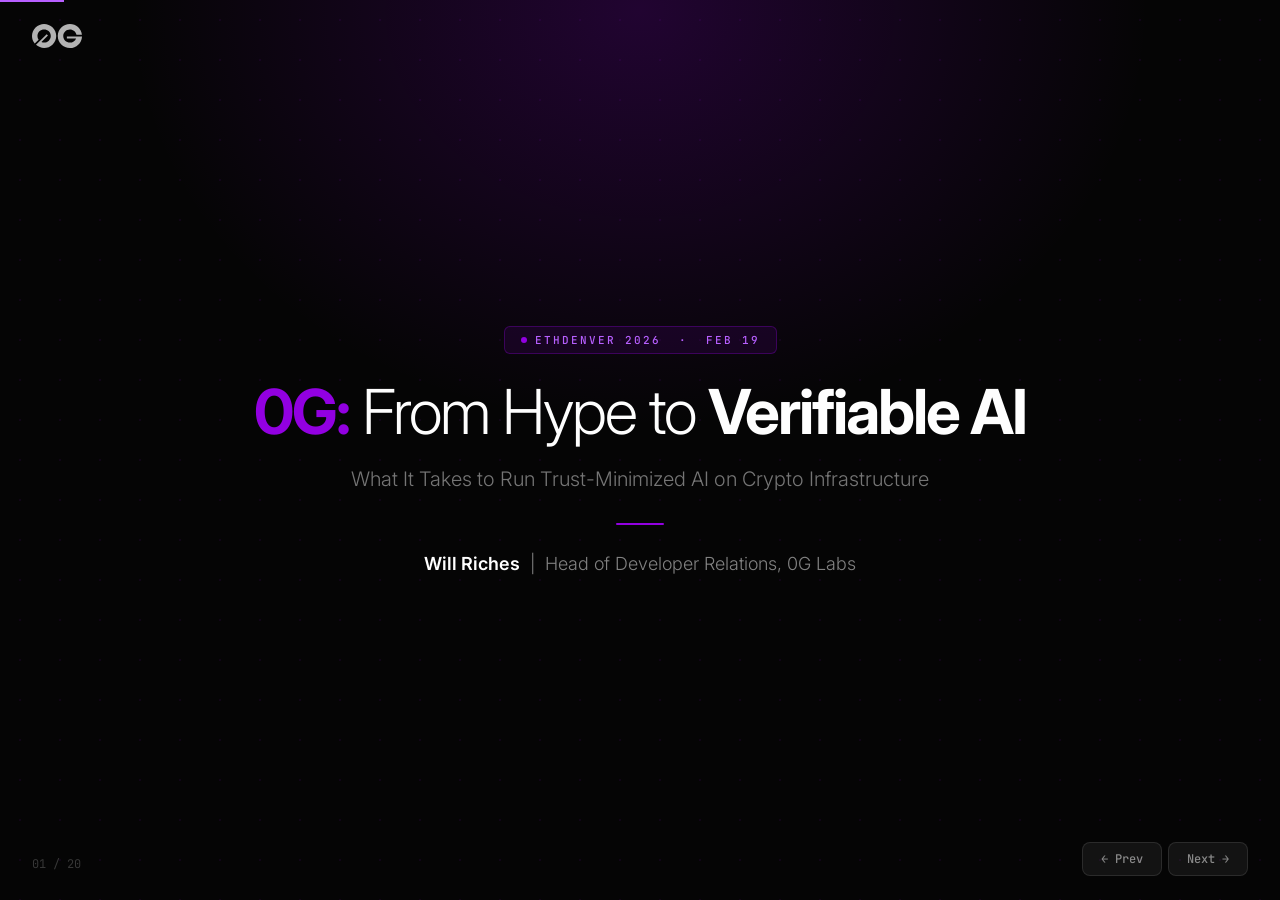
<file: 2026-02-19 ETHDenver Presentation/index.html>
<!DOCTYPE html>
<html lang="en">
<head>
<meta charset="UTF-8">
<meta name="viewport" content="width=device-width, initial-scale=1.0">
<title>0G: From Hype to Verifiable AI</title>
<link rel="preconnect" href="https://fonts.googleapis.com">
<link rel="preconnect" href="https://fonts.gstatic.com" crossorigin>
<link href="https://fonts.googleapis.com/css2?family=Inter:wght@300;400;500;600;700;900&family=JetBrains+Mono:wght@400;500;600;700&display=swap" rel="stylesheet">
<style>
*,*::before,*::after{box-sizing:border-box;margin:0;padding:0}
:root{
  --bg:#FEFEFE;--bg-alt:#F8F6FB;--bg-card:#FFFFFF;
  --purple:#9200E1;--purple-light:#B75FFF;--purple-soft:rgba(146,0,225,0.06);
  --purple-border:rgba(146,0,225,0.15);--purple-glow:rgba(146,0,225,0.08);
  --text:#0A0A0A;--text-2:#444;--text-3:#888;--text-4:#bbb;
  --border:#E8E4EE;--border-light:#F0ECF4;
  --red:#E83E3E;--red-soft:rgba(232,62,62,0.08);--red-border:rgba(232,62,62,0.2);
  --green:#16A34A;--green-soft:rgba(22,163,74,0.08);
  --font:'Inter',sans-serif;
  --mono:'JetBrains Mono',monospace;
}
html,body{
  background:var(--bg);color:var(--text);
  font-family:var(--font);overflow:hidden;height:100%;width:100%;
  -webkit-font-smoothing:antialiased;
}

/* ===== SLIDE SYSTEM ===== */
.slide{
  display:none;position:absolute;inset:0;
  flex-direction:column;padding:64px 100px 80px;overflow:hidden;
}
.slide.active{display:flex}
.slide.center{justify-content:center;align-items:center;text-align:center;padding:80px 120px}

/* Subtle grid */
.slide::before{
  content:'';position:absolute;inset:0;
  background-image:radial-gradient(circle,rgba(146,0,225,0.04) 1px,transparent 1px);
  background-size:40px 40px;pointer-events:none;z-index:0;
}
/* Top glow */
.slide::after{
  content:'';position:absolute;top:-400px;left:50%;transform:translateX(-50%);
  width:1200px;height:700px;
  background:radial-gradient(ellipse,rgba(146,0,225,0.05) 0%,transparent 70%);
  pointer-events:none;z-index:0;
}

/* Dark slides */
.slide.dark{background:#050505;color:#FEFEFE}
.slide.dark::before{
  background-image:radial-gradient(circle,rgba(146,0,225,0.08) 1px,transparent 1px);
}
.slide.dark::after{
  background:radial-gradient(ellipse at 50% 30%,rgba(146,0,225,0.2) 0%,transparent 60%);
  top:-200px;
}

.slide>*{position:relative;z-index:1}

/* ===== TYPOGRAPHY ===== */
h1{font-size:62px;font-weight:300;line-height:1.1;letter-spacing:-2px;max-width:1000px}
h1 strong{font-weight:700}
h2{font-size:44px;font-weight:300;line-height:1.15;letter-spacing:-1.5px;max-width:900px}
h2 strong{font-weight:700}
h3{font-size:22px;font-weight:500;letter-spacing:-0.3px}
.subtitle{font-size:20px;color:var(--text-2);line-height:1.6;margin-top:16px;font-weight:300}
.accent{color:var(--purple)}
.mono{font-family:var(--mono)}

/* ===== TAG / BADGE ===== */
.tag{
  display:inline-flex;align-items:center;gap:8px;
  background:var(--purple-soft);border:1px solid var(--purple-border);
  font-family:var(--mono);font-size:11px;padding:6px 16px;border-radius:6px;
  text-transform:uppercase;letter-spacing:2px;color:var(--purple);
  margin-bottom:24px;font-weight:500;
}
.tag::before{content:'';width:6px;height:6px;background:var(--purple);border-radius:50%}
.slide.dark .tag{border-color:rgba(146,0,225,0.3);background:rgba(146,0,225,0.1);color:var(--purple-light)}

/* ===== DIVIDER ===== */
.divider{width:48px;height:2px;background:var(--purple);margin:24px 0;border-radius:1px;opacity:0.6}
.center .divider{margin:24px auto}

/* ===== STATS ===== */
.stat{font-family:var(--mono);font-size:56px;font-weight:700;color:var(--purple);line-height:1;letter-spacing:-2px}
.stat-label{
  font-family:var(--mono);font-size:11px;color:var(--text-3);
  text-transform:uppercase;letter-spacing:2px;margin-top:8px;
}
.stat-row{display:flex;gap:64px;flex-wrap:wrap}
.center .stat-row{justify-content:center}
.stat-block{text-align:center}

/* ===== SOURCE LINE ===== */
.source{
  position:absolute;bottom:28px;left:100px;right:100px;
  font-family:var(--mono);font-size:11px;color:var(--text-4);
  letter-spacing:0.5px;z-index:2;line-height:1.4;
}
.slide.dark .source{color:rgba(254,254,254,0.2)}

/* ===== CARDS ===== */
.card{
  background:var(--bg-card);border:1px solid var(--border);
  border-radius:12px;padding:28px 32px;
  transition:border-color 0.2s;
}
.card:hover{border-color:var(--purple-border)}
.card-grid{display:grid;gap:16px;margin-top:32px}
.card-grid.cols-2{grid-template-columns:1fr 1fr}
.card-grid.cols-3{grid-template-columns:1fr 1fr 1fr}
.card-grid.cols-4{grid-template-columns:1fr 1fr 1fr 1fr}
.card-title{font-family:var(--mono);font-size:11px;text-transform:uppercase;letter-spacing:2px;color:var(--purple);margin-bottom:12px;font-weight:600}
.card-value{font-size:28px;font-weight:700;letter-spacing:-1px}
.card-desc{font-size:14px;color:var(--text-2);margin-top:8px;line-height:1.5;font-weight:400}
.card-source{font-family:var(--mono);font-size:11px;color:var(--text-4);margin-top:12px;text-transform:uppercase;letter-spacing:1px}

/* ===== STACK ===== */
.stack{display:flex;flex-direction:column;gap:4px;margin-top:28px;width:100%;max-width:600px}
.stack-layer{
  display:flex;align-items:center;gap:16px;
  background:var(--bg-card);border:1px solid var(--border);
  padding:12px 20px;border-radius:8px;transition:all 0.2s;
}
.stack-layer:hover{border-color:var(--purple-border);background:var(--purple-soft)}
.stack-layer.hl{border-color:var(--purple-border);background:var(--purple-soft)}
.stack-icon{font-family:var(--mono);font-size:10px;color:var(--purple);min-width:72px;text-transform:uppercase;letter-spacing:1.5px;font-weight:700}
.stack-name{font-size:15px;font-weight:600;color:var(--text)}

/* ===== PILLS ===== */
.pill{
  display:inline-block;background:var(--purple-soft);border:1px solid var(--purple-border);
  color:var(--purple);font-size:14px;padding:8px 20px;border-radius:999px;
  font-family:var(--mono);font-weight:500;letter-spacing:0.5px;
}

/* ===== PARTNER ROW ===== */
.partner-row{display:flex;gap:10px;flex-wrap:wrap;margin-top:20px}
.partner-item{
  font-family:var(--mono);font-size:11px;color:var(--text-2);
  padding:8px 14px;border:1px solid var(--border);border-radius:6px;
  background:var(--bg-card);font-weight:500;letter-spacing:0.3px;
}

/* ===== CTA ===== */
.cta-btn{
  display:inline-block;background:var(--purple);color:#fff;
  font-size:20px;font-weight:600;padding:16px 48px;border-radius:12px;
  text-decoration:none;letter-spacing:0.3px;
  box-shadow:0 4px 24px rgba(146,0,225,0.25);transition:all 0.2s;
}
.cta-btn:hover{box-shadow:0 8px 40px rgba(146,0,225,0.4);transform:translateY(-2px)}

/* ===== DARK SLIDE TEXT ===== */
.slide.dark .subtitle{color:rgba(254,254,254,0.5)}
.slide.dark h3{color:rgba(254,254,254,0.6)}
.slide.dark .stat-label{color:rgba(254,254,254,0.35)}
.dark-card{
  background:rgba(255,255,255,0.05);border:1px solid rgba(255,255,255,0.08);
  border-radius:12px;padding:24px 32px;text-align:center;
}
.dark-card h3{color:#fff !important;font-size:20px;font-weight:600}
.dark-card p{font-size:13px;color:rgba(254,254,254,0.4);margin-top:4px}

/* ===== NAVIGATION ===== */
.nav{position:fixed;bottom:24px;right:32px;z-index:100;display:flex;gap:6px}
.nav button{
  background:var(--bg-card);border:1px solid var(--border);
  color:var(--text-3);padding:8px 18px;border-radius:8px;cursor:pointer;
  font-family:var(--mono);font-size:12px;font-weight:500;transition:all 0.2s;
}
.nav button:hover{background:var(--purple);color:#fff;border-color:var(--purple)}
.slide-counter{
  position:fixed;bottom:28px;left:32px;z-index:100;
  font-family:var(--mono);font-size:12px;color:var(--text-4);
}
.og-logo{
  position:fixed;top:24px;left:32px;z-index:100;
  width:50px;height:24px;color:rgba(10,10,10,0.65);
  transition:color 0.3s;
}
.og-logo svg{width:100%;height:100%}
.progress-bar{position:fixed;top:0;left:0;height:2px;background:var(--purple);z-index:300;transition:width 0.4s ease}

/* ===== PRIZE BAR ===== */
.prize-bar{
  display:flex;align-items:center;gap:14px;margin-top:12px;
}
.prize-bar .bar-track{flex:1;height:28px;background:var(--bg-alt);border-radius:6px;overflow:hidden;position:relative}
.prize-bar .bar-fill{height:100%;border-radius:6px;display:flex;align-items:center;padding-left:14px;
  font-family:var(--mono);font-size:12px;font-weight:600;color:#fff;
  transition:width 0.8s cubic-bezier(0.25,0.46,0.45,0.94);
}
.prize-label{font-family:var(--mono);font-size:13px;color:var(--text-3);min-width:32px;font-weight:500}

/* ===== BOUNTY FEATURE LIST ===== */
.feature-list{display:flex;flex-direction:column;gap:8px;margin-top:16px}
.feature-item{
  display:flex;align-items:flex-start;gap:10px;
  font-size:14px;color:var(--text-2);line-height:1.5;
}
.feature-item .check{color:var(--purple);font-size:16px;font-weight:700;flex-shrink:0;margin-top:1px}

/* ===== JUDGING BARS ===== */
.judge-bars{display:flex;flex-direction:column;gap:8px;margin-top:16px}
.judge-row{display:flex;align-items:center;gap:12px}
.judge-label{font-family:var(--mono);font-size:11px;color:var(--text-2);min-width:120px;font-weight:500;text-transform:uppercase;letter-spacing:1px}
.judge-track{flex:1;height:24px;background:var(--bg-alt);border-radius:6px;overflow:hidden}
.judge-fill{height:100%;border-radius:6px;display:flex;align-items:center;padding-left:10px;
  font-family:var(--mono);font-size:11px;font-weight:600;color:#fff;
  background:linear-gradient(90deg,var(--purple),var(--purple-light));
}

/* ===== ANIMATIONS ===== */
@keyframes fadeUp{from{opacity:0;transform:translateY(20px)}to{opacity:1;transform:translateY(0)}}
@keyframes growWidth{from{width:0}to{width:var(--target-w)}}
.slide.active>*{animation:fadeUp 0.5s ease both}
.slide.active>*:nth-child(1){animation-delay:0s}
.slide.active>*:nth-child(2){animation-delay:0.05s}
.slide.active>*:nth-child(3){animation-delay:0.1s}
.slide.active>*:nth-child(4){animation-delay:0.15s}
.slide.active>*:nth-child(5){animation-delay:0.2s}
.slide.active>*:nth-child(6){animation-delay:0.25s}
.slide.active>*:nth-child(7){animation-delay:0.3s}
.slide.active>*:nth-child(8){animation-delay:0.35s}

/* Layout helpers */
.flex{display:flex}.gap-16{gap:16px}.gap-24{gap:24px}.gap-32{gap:32px}.gap-48{gap:48px}
.flex-1{flex:1}.items-start{align-items:flex-start}.items-center{align-items:center}
.mt-8{margin-top:8px}.mt-12{margin-top:12px}.mt-16{margin-top:16px}.mt-20{margin-top:20px}
.mt-24{margin-top:24px}.mt-28{margin-top:28px}.mt-32{margin-top:32px}.mt-40{margin-top:40px}
.two-col{display:grid;grid-template-columns:1fr 1fr;gap:48px;margin-top:32px;width:100%}

/* ===== TRACK HEADER ===== */
.track-header{
  display:flex;align-items:center;gap:20px;margin-bottom:8px;
}
.track-number{
  font-family:var(--mono);font-size:48px;font-weight:700;color:var(--purple);
  letter-spacing:-2px;line-height:1;opacity:0.2;
}
.track-prize{
  display:inline-flex;align-items:center;gap:8px;
  font-family:var(--mono);font-size:14px;font-weight:600;color:var(--purple);
  background:var(--purple-soft);border:1px solid var(--purple-border);
  padding:6px 16px;border-radius:6px;
}

/* ===== USE CASE PILLS ===== */
.use-cases{display:flex;flex-wrap:wrap;gap:8px;margin-top:16px}
.use-case{
  font-size:12px;color:var(--text-2);
  padding:6px 14px;border:1px solid var(--border);border-radius:6px;
  background:var(--bg-card);font-weight:500;line-height:1.3;
}

/* ===== BAR CHART ===== */
.bar-chart{display:flex;flex-direction:column;gap:10px;margin-top:20px;width:100%}
.bar-row{display:flex;align-items:center;gap:14px}
.bar-label{font-family:var(--mono);font-size:13px;color:var(--text-3);min-width:48px;text-align:right;font-weight:500}
.bar-chart .bar-track{flex:1;height:32px;background:var(--bg-alt);border-radius:6px;overflow:hidden;position:relative}
.bar-chart .bar-fill{height:100%;border-radius:6px;display:flex;align-items:center;padding-left:14px;
  font-family:var(--mono);font-size:12px;font-weight:600;color:#fff;
  transition:width 0.8s cubic-bezier(0.25,0.46,0.45,0.94);
}
.bar-fill.purple{background:linear-gradient(90deg,var(--purple),var(--purple-light))}
.bar-fill.red{background:linear-gradient(90deg,#E83E3E,#F06060)}
.bar-fill.gray{background:#ccc}

/* ===== TRUST COLLAPSE ===== */
.trust-bars{display:flex;gap:20px;align-items:flex-end;height:140px;margin-top:16px}
.trust-col{display:flex;flex-direction:column;align-items:center;gap:6px;flex:1}
.trust-bar{width:100%;border-radius:6px 6px 0 0;display:flex;align-items:flex-end;justify-content:center;
  padding-bottom:8px;font-family:var(--mono);font-size:16px;font-weight:700;color:#fff;min-height:20px}
.trust-year{font-family:var(--mono);font-size:11px;color:var(--text-3);letter-spacing:1px}
.trust-arrow{font-size:20px;color:var(--red);align-self:center;margin:0 -4px}

/* ===== COMPARISON BARS ===== */
.vs-chart{display:flex;flex-direction:column;gap:8px;margin-top:20px;max-width:500px}
.vs-row{display:flex;align-items:center;gap:12px}
.vs-label{font-size:13px;color:var(--text-2);min-width:100px;font-weight:500}
.vs-bar{height:28px;border-radius:6px;display:flex;align-items:center;justify-content:flex-end;padding-right:12px;
  font-family:var(--mono);font-size:11px;font-weight:600;color:#fff;min-width:40px}

/* ===== COMPARE TABLE ===== */
.compare-table{
  width:100%;max-width:860px;border-collapse:collapse;margin-top:28px;
  font-size:15px;text-align:left;
}
.compare-table th{
  font-family:var(--mono);font-size:10px;text-transform:uppercase;letter-spacing:2px;
  color:var(--text-4);padding:12px 20px;border-bottom:2px solid var(--border);font-weight:600;
}
.compare-table td{padding:12px 20px;border-bottom:1px solid var(--border-light)}
.compare-table .col-legacy{color:var(--text-3);font-weight:400}
.compare-table .col-0g{color:var(--purple);font-weight:600}
.compare-table td:first-child{
  font-family:var(--mono);font-size:11px;text-transform:uppercase;
  letter-spacing:1px;color:var(--text-2);font-weight:600;width:120px;
}
.compare-table .col-src{font-family:var(--mono);font-size:11px;color:var(--text-4);text-transform:uppercase;letter-spacing:0.5px;width:140px}
.compare-table tbody tr:hover td{background:var(--purple-soft)}

/* ===== PROBLEM SLIDES ===== */
.problem-layout{display:grid;grid-template-columns:1fr 1fr;gap:48px;margin-top:36px;width:100%;max-width:960px;align-items:stretch}
.problem-graphic{
  display:flex;align-items:center;justify-content:center;
  width:100%;aspect-ratio:4/3;border-radius:16px;position:relative;overflow:hidden;
  background:var(--bg-alt);border:1px solid var(--border);
}
.problem-content{display:flex;flex-direction:column;gap:20px;text-align:left}
.problem-label{
  font-family:var(--mono);font-size:12px;text-transform:uppercase;letter-spacing:2px;
  color:var(--text-3);font-weight:600;
}
.problem-text{font-size:20px;color:var(--text);line-height:1.6;font-weight:400}
.problem-fix-wrap{display:flex;align-items:stretch}
.problem-fix{
  display:flex;flex-direction:column;gap:12px;justify-content:center;
  padding:24px 28px;border-radius:12px;width:100%;
  background:var(--purple-soft);border:1px solid var(--purple-border);
  opacity:0;transform:translateY(12px);
  transition:opacity 0.5s ease,transform 0.5s ease;
}
.slide.revealed .problem-fix{opacity:1;transform:translateY(0)}
.problem-fix .problem-label{color:var(--purple)}
.problem-fix .problem-text{color:var(--purple);font-weight:600}

/* Problem graphics */
.pgfx{position:absolute;border-radius:50%;pointer-events:none}

/* 1: Opacity — black box with ? */
.gfx-opacity{background:linear-gradient(135deg,var(--bg-alt),#eee8f4)}
.gfx-opacity .box{
  width:120px;height:120px;background:#1a1a1a;border-radius:16px;
  display:flex;align-items:center;justify-content:center;
  font-family:var(--mono);font-size:64px;font-weight:700;color:rgba(255,255,255,0.15);
  box-shadow:0 8px 40px rgba(0,0,0,0.15);
}
.gfx-opacity .ring{
  position:absolute;width:200px;height:200px;border:2px dashed var(--purple-border);
  border-radius:50%;opacity:0.4;
}

/* 2: Lock-in — padlock/chain */
.gfx-lockin{background:linear-gradient(135deg,var(--bg-alt),#eee8f4)}
.gfx-lockin .lock-body{
  width:80px;height:64px;background:var(--text-3);border-radius:10px;
  position:relative;display:flex;align-items:center;justify-content:center;
}
.gfx-lockin .lock-shackle{
  width:48px;height:36px;border:6px solid var(--text-3);border-bottom:none;
  border-radius:24px 24px 0 0;position:absolute;top:-32px;
}
.gfx-lockin .lock-hole{width:12px;height:12px;background:var(--bg-alt);border-radius:50%}
.gfx-lockin .chain{
  position:absolute;font-family:var(--mono);font-size:28px;color:var(--text-4);
  letter-spacing:4px;opacity:0.3;
}

/* 3: No ownership — floating disconnected nodes */
.gfx-ownership{background:linear-gradient(135deg,var(--bg-alt),#eee8f4)}
.gfx-ownership .node{
  position:absolute;border-radius:50%;border:2px solid var(--border);background:var(--bg-card);
  display:flex;align-items:center;justify-content:center;
  font-family:var(--mono);font-size:11px;color:var(--text-3);font-weight:600;
}
.gfx-ownership .node.orphan{border-style:dashed;border-color:var(--red-border);color:var(--red)}

/* 4: Centralized control — hub-spoke */
.gfx-central{background:linear-gradient(135deg,var(--bg-alt),#eee8f4)}
.gfx-central .hub{
  width:72px;height:72px;background:var(--red);border-radius:50%;
  display:flex;align-items:center;justify-content:center;
  font-family:var(--mono);font-size:11px;font-weight:700;color:#fff;
  letter-spacing:1px;text-transform:uppercase;z-index:2;position:relative;
  box-shadow:0 4px 24px rgba(232,62,62,0.25);
}
.gfx-central .spoke{
  position:absolute;width:36px;height:36px;background:var(--bg-card);
  border:2px solid var(--border);border-radius:50%;z-index:1;
}
.gfx-central .spoke-line{position:absolute;height:1px;background:var(--border);z-index:0;transform-origin:left center}

/* 5: Fragile — cracked block */
.gfx-fragile{background:linear-gradient(135deg,var(--bg-alt),#eee8f4)}
.gfx-fragile .block{
  width:140px;height:100px;background:var(--bg-card);border:2px solid var(--border);
  border-radius:12px;position:relative;overflow:hidden;
  display:flex;align-items:center;justify-content:center;
  font-family:var(--mono);font-size:12px;color:var(--text-3);font-weight:600;
  letter-spacing:1px;text-transform:uppercase;
}
.gfx-fragile .crack{
  position:absolute;top:0;left:50%;width:2px;height:100%;
  background:linear-gradient(to bottom,var(--red),transparent);opacity:0.6;
  transform:translateX(-50%) rotate(8deg);
}
.gfx-fragile .crack2{
  position:absolute;top:30%;left:45%;width:2px;height:50%;
  background:linear-gradient(to bottom,var(--red),transparent);opacity:0.4;
  transform:rotate(-15deg);
}
.gfx-fragile .spark{
  position:absolute;width:6px;height:6px;background:var(--red);border-radius:50%;opacity:0.5;
}

/* 6: Misaligned incentives — unbalanced scale */
.gfx-incentives{background:linear-gradient(135deg,var(--bg-alt),#eee8f4)}
.scale-wrap{position:relative;width:260px;height:200px}
/* Base */
.scale-base{
  position:absolute;bottom:0;left:50%;transform:translateX(-50%);
  width:100px;height:6px;background:var(--text-3);border-radius:3px;
}
/* Pillar */
.scale-pillar{
  position:absolute;bottom:6px;left:50%;transform:translateX(-50%);
  width:6px;height:70px;background:var(--text-3);border-radius:2px;
}
/* Fulcrum triangle */
.scale-fulcrum{
  position:absolute;bottom:72px;left:50%;transform:translateX(-50%);
  width:0;height:0;
  border-left:14px solid transparent;border-right:14px solid transparent;
  border-bottom:16px solid var(--text-3);
}
/* Beam */
.scale-beam{
  position:absolute;bottom:88px;left:50%;transform:translateX(-50%) rotate(-14deg);
  width:240px;height:5px;background:var(--text-3);border-radius:2px;
  transform-origin:center center;
}
/* Chains */
.scale-chain{
  position:absolute;width:2px;background:var(--text-3);
}
.scale-chain.left{height:30px;bottom:58px;left:22px;transform:rotate(14deg)}
.scale-chain.left2{height:30px;bottom:58px;left:42px;transform:rotate(14deg)}
.scale-chain.right{height:50px;bottom:38px;right:22px;transform:rotate(-14deg)}
.scale-chain.right2{height:50px;bottom:38px;right:42px;transform:rotate(-14deg)}
/* Pans */
.scale-pan{
  position:absolute;height:14px;border-radius:0 0 50% 50%;
  border:3px solid var(--text-3);border-top:none;
}
.scale-pan.left-pan{width:56px;bottom:16px;left:5px;border-color:var(--red);background:var(--red-soft)}
.scale-pan.right-pan{width:56px;bottom:74px;right:5px;border-color:var(--purple);background:var(--purple-soft)}
/* Weight blocks */
.scale-weight{
  position:absolute;border-radius:4px;
  font-family:var(--mono);font-size:9px;font-weight:700;
  display:flex;align-items:center;justify-content:center;
  letter-spacing:0.5px;text-transform:uppercase;
}
/* Labels */
.scale-label{
  position:absolute;font-family:var(--mono);font-size:11px;font-weight:600;
  letter-spacing:1px;text-transform:uppercase;text-align:center;
}
</style>
</head>
<body>

<div class="progress-bar" id="progress"></div>
<div class="og-logo"><svg xmlns="http://www.w3.org/2000/svg" width="100%" height="100%" viewBox="0 0 50 24" fill="none" preserveAspectRatio="xMidYMid meet" aria-hidden="true" role="img"><path d="M50.0009 12.6136C49.6855 18.9497 44.3897 23.9913 37.9033 23.9913C31.214 23.9913 25.791 18.6291 25.791 12.0146C25.791 5.40009 31.214 0.0380859 37.9033 0.0380859C44.1841 0.0380859 49.3483 4.76491 49.956 10.8171H44.4555C43.8858 7.75086 41.169 5.42761 37.9035 5.42761C34.2241 5.42761 31.2416 8.37672 31.2416 12.0146C31.2416 15.6527 34.2241 18.6018 37.9035 18.6018C40.7281 18.6018 43.1418 16.8636 44.111 14.4101H34.8753V12.6136H50.0009Z" fill="currentColor"/><path d="M3.98642 20.8584C8.74078 25.1181 16.0905 24.9803 20.6772 20.4453C25.4072 15.7681 25.4072 8.18505 20.6772 3.50781C15.9469 -1.16927 8.27782 -1.16927 3.54764 3.50781C-0.893505 7.8992 -1.16488 14.8521 2.73348 19.5567L6.62297 15.7108C4.83311 13.1445 5.09269 9.60205 7.40183 7.31886C10.0034 4.7464 14.2215 4.7464 16.8231 7.31886C19.4245 9.89129 19.4245 14.062 16.8231 16.6345C14.8257 18.6094 11.8757 19.0682 9.43583 18.0106L15.9665 11.5531L14.6819 10.2829L3.98642 20.8584Z" fill="currentColor"/></svg></div>

<!-- ============================================================ -->
<!-- SLIDE 1: TITLE (DARK)                                        -->
<!-- ============================================================ -->
<div class="slide dark center active">
  <span class="tag">ETHDenver 2026 &nbsp;·&nbsp; Feb 19</span>
  <h1><strong class="accent">0G:</strong> From Hype to <strong>Verifiable AI</strong></h1>
  <p class="subtitle" style="color:rgba(254,254,254,0.45)">What It Takes to Run Trust-Minimized AI on Crypto Infrastructure</p>
  <div class="divider" style="margin:28px auto"></div>
  <p style="font-size:18px;color:rgba(254,254,254,0.5);font-weight:300"><strong style="color:#fff;font-weight:600">Will Riches</strong> &nbsp;|&nbsp; Head of Developer Relations, 0G Labs</p>
</div>

<!-- ============================================================ -->
<!-- SLIDE 2: THE CONFLICT                                         -->
<!-- ============================================================ -->
<div class="slide">
  <span class="tag">The Conflict</span>
  <h2>Reputation Is a <strong class="accent">Single Point of Failure</strong></h2>
  <p class="subtitle">In the Agent Economy, trust is a vulnerability.</p>

  <div class="two-col" style="margin-top:36px">
    <!-- Left: Market Growth -->
    <div>
      <h3 style="font-size:14px;font-family:var(--mono);text-transform:uppercase;letter-spacing:2px;color:var(--text-3);font-weight:600">Agentic AI Market</h3>
      <div class="bar-chart" style="margin-top:16px">
        <div class="bar-row">
          <span class="bar-label">2024</span>
          <div class="bar-track"><div class="bar-fill purple" style="width:66%">$5.99B</div></div>
        </div>
        <div class="bar-row">
          <span class="bar-label">2025</span>
          <div class="bar-track"><div class="bar-fill purple" style="width:71%">$6.5B</div></div>
        </div>
        <div class="bar-row">
          <span class="bar-label">2026</span>
          <div class="bar-track"><div class="bar-fill purple" style="width:100%">$9.1B</div></div>
        </div>
      </div>

      <!-- Trust collapse -->
      <div style="margin-top:24px;background:var(--red-soft);border:1px solid var(--red-border);border-radius:10px;padding:16px 20px">
        <h3 style="font-size:12px;font-family:var(--mono);text-transform:uppercase;letter-spacing:2px;color:var(--red);font-weight:600;margin-bottom:8px">Trust in Autonomous AI — Collapsing</h3>
        <div class="trust-bars" style="height:140px">
          <div class="trust-col">
            <div class="trust-bar" style="height:120px;background:linear-gradient(var(--purple),var(--purple-light))">43%</div>
            <span class="trust-year">2024</span>
          </div>
          <span class="trust-arrow">→</span>
          <div class="trust-col">
            <div class="trust-bar" style="height:90px;background:linear-gradient(#c060e0,#d090f0)">37%</div>
            <span class="trust-year">Mid</span>
          </div>
          <span class="trust-arrow">→</span>
          <div class="trust-col">
            <div class="trust-bar" style="height:64px;background:linear-gradient(var(--red),#F06060)">27%</div>
            <span class="trust-year">2025</span>
          </div>
        </div>
        <div style="font-family:var(--mono);font-size:10px;color:var(--red);margin-top:8px;letter-spacing:1px;text-transform:uppercase">Capgemini Research Institute</div>
      </div>
    </div>

    <!-- Right: Key Stats -->
    <div>
      <h3 style="font-size:14px;font-family:var(--mono);text-transform:uppercase;letter-spacing:2px;color:var(--text-3);font-weight:600">The Damage</h3>
      <div class="card-grid cols-1" style="grid-template-columns:1fr;gap:12px;margin-top:16px">
        <div class="card" style="display:flex;align-items:center;gap:20px;padding:20px 24px">
          <div style="font-family:var(--mono);font-size:32px;font-weight:700;color:var(--red);letter-spacing:-1px">$3.4B</div>
          <div>
            <div style="font-size:14px;font-weight:600">Crypto Exploits (2025)</div>
            <div class="card-source">Chainalysis Crypto Crime Report</div>
          </div>
        </div>
        <div class="card" style="display:flex;align-items:center;gap:20px;padding:20px 24px">
          <div style="font-family:var(--mono);font-size:32px;font-weight:700;color:var(--red);letter-spacing:-1px">$1.8B</div>
          <div>
            <div style="font-size:14px;font-weight:600">Malicious MEV Since 2020</div>
            <div class="card-source">Flashbots Research</div>
          </div>
        </div>
        <div class="card" style="display:flex;align-items:center;gap:20px;padding:20px 24px">
          <div style="font-family:var(--mono);font-size:32px;font-weight:700;color:var(--purple);letter-spacing:-1px">100:1</div>
          <div>
            <div style="font-size:14px;font-weight:600">Non-Human to Human IDs</div>
            <div class="card-source">Astrix Security 2025</div>
          </div>
        </div>
      </div>
    </div>
  </div>

  <div class="source">Sources: Fortune Business Insights (2026) · Capgemini Research Institute · Chainalysis Crypto Crime Report 2025 · Astrix Security · Anthropic arXiv (Nov 2025)</div>
</div>

<!-- ============================================================ -->
<!-- SLIDE 3: WHAT IS 0G                                           -->
<!-- ============================================================ -->
<div class="slide center">
  <span class="tag">What is 0G</span>
  <h2>The Decentralized <strong class="accent">AI Operating System</strong></h2>
  <p class="subtitle">One integrated stack. Purpose-built for AI.</p>

  <!-- Architecture diagram built with CSS -->
  <div style="width:100%;max-width:820px;margin-top:32px;display:flex;flex-direction:column;gap:6px">

    <!-- Layer 5: Alignment -->
    <div style="border:1px solid var(--purple-border);border-radius:10px;padding:16px 20px;background:var(--purple-soft)">
      <div style="font-family:var(--mono);font-size:11px;font-weight:700;color:var(--purple);text-transform:uppercase;letter-spacing:2px;text-align:center;margin-bottom:10px">Alignment</div>
      <div style="display:flex;gap:8px;justify-content:center">
        <span style="background:var(--purple);color:#fff;font-size:12px;font-weight:600;padding:6px 16px;border-radius:6px;font-family:var(--mono)">Model Drift</span>
        <span style="background:var(--purple);color:#fff;font-size:12px;font-weight:600;padding:6px 16px;border-radius:6px;font-family:var(--mono)">Bias Detection</span>
        <span style="background:var(--purple);color:#fff;font-size:12px;font-weight:600;padding:6px 16px;border-radius:6px;font-family:var(--mono)">Governance</span>
      </div>
    </div>

    <!-- Layer 4: Service Marketplace -->
    <div style="border:1px solid var(--border);border-radius:10px;padding:16px 20px;background:var(--bg-card)">
      <div style="font-family:var(--mono);font-size:11px;font-weight:700;color:var(--text-2);text-transform:uppercase;letter-spacing:2px;text-align:center;margin-bottom:10px">Service Marketplace</div>
      <div style="display:flex;gap:8px;justify-content:center">
        <span style="background:var(--bg-alt);border:1px solid var(--border);font-size:12px;font-weight:500;padding:6px 16px;border-radius:6px;color:var(--text-2);font-family:var(--mono)">Provider Registration</span>
        <span style="background:var(--bg-alt);border:1px solid var(--border);font-size:12px;font-weight:500;padding:6px 16px;border-radius:6px;color:var(--text-2);font-family:var(--mono)">Developer Services</span>
        <span style="background:var(--bg-alt);border:1px solid var(--border);font-size:12px;font-weight:500;padding:6px 16px;border-radius:6px;color:var(--text-2);font-family:var(--mono)">Payment Settlement</span>
      </div>
    </div>

    <!-- Layer 3: Three pillars -->
    <div style="display:grid;grid-template-columns:1fr 1fr 1fr;gap:6px">
      <!-- Storage -->
      <div style="border:1px solid var(--purple-border);border-radius:10px;padding:16px 14px;background:var(--bg-card)">
        <div style="font-family:var(--mono);font-size:11px;font-weight:700;color:var(--purple);text-transform:uppercase;letter-spacing:2px;text-align:center;margin-bottom:10px">Storage</div>
        <div style="display:flex;flex-direction:column;gap:5px">
          <span style="background:var(--purple);color:#fff;font-size:11px;font-weight:600;padding:5px 12px;border-radius:5px;text-align:center;font-family:var(--mono)">Datasets</span>
          <span style="background:var(--purple);color:#fff;font-size:11px;font-weight:600;padding:5px 12px;border-radius:5px;text-align:center;font-family:var(--mono)">Models</span>
          <span style="background:var(--purple);color:#fff;font-size:11px;font-weight:600;padding:5px 12px;border-radius:5px;text-align:center;font-family:var(--mono)">Assets</span>
          <span style="background:var(--purple);color:#fff;font-size:11px;font-weight:600;padding:5px 12px;border-radius:5px;text-align:center;font-family:var(--mono)">Vectors</span>
        </div>
      </div>

      <!-- DA -->
      <div style="border:1px solid var(--purple-border);border-radius:10px;padding:16px 14px;background:var(--bg-card)">
        <div style="font-family:var(--mono);font-size:11px;font-weight:700;color:var(--purple);text-transform:uppercase;letter-spacing:2px;text-align:center;margin-bottom:10px">Data Availability</div>
        <div style="display:flex;flex-direction:column;gap:5px">
          <span style="background:var(--purple);color:#fff;font-size:11px;font-weight:600;padding:5px 12px;border-radius:5px;text-align:center;font-family:var(--mono)">Provenance</span>
          <span style="background:var(--purple);color:#fff;font-size:11px;font-weight:600;padding:5px 12px;border-radius:5px;text-align:center;font-family:var(--mono)">Accessibility</span>
        </div>
      </div>

      <!-- Compute -->
      <div style="border:1px solid var(--purple-border);border-radius:10px;padding:16px 14px;background:var(--bg-card)">
        <div style="font-family:var(--mono);font-size:11px;font-weight:700;color:var(--purple);text-transform:uppercase;letter-spacing:2px;text-align:center;margin-bottom:10px">Compute</div>
        <div style="display:flex;flex-direction:column;gap:5px">
          <span style="background:var(--purple);color:#fff;font-size:11px;font-weight:600;padding:5px 12px;border-radius:5px;text-align:center;font-family:var(--mono)">Inference</span>
          <span style="background:var(--purple);color:#fff;font-size:11px;font-weight:600;padding:5px 12px;border-radius:5px;text-align:center;font-family:var(--mono)">Training</span>
          <span style="background:var(--purple);color:#fff;font-size:11px;font-weight:600;padding:5px 12px;border-radius:5px;text-align:center;font-family:var(--mono)">RAG</span>
          <span style="background:var(--purple);color:#fff;font-size:11px;font-weight:600;padding:5px 12px;border-radius:5px;text-align:center;font-family:var(--mono)">Agents</span>
        </div>
      </div>
    </div>

    <!-- Layer 1: Chain -->
    <div style="border:1px solid var(--purple-border);border-radius:10px;padding:14px 20px;background:linear-gradient(90deg,var(--purple-soft),rgba(183,95,255,0.08))">
      <div style="font-family:var(--mono);font-size:11px;font-weight:700;color:var(--purple);text-transform:uppercase;letter-spacing:2px;text-align:center;margin-bottom:6px">Chain</div>
      <div style="text-align:center">
        <span style="background:linear-gradient(90deg,var(--purple),var(--purple-light));color:#fff;font-size:12px;font-weight:600;padding:6px 24px;border-radius:6px;font-family:var(--mono)">Infinite Scalability</span>
      </div>
    </div>

  </div>
</div>

<!-- ============================================================ -->
<!-- SLIDE 3: WHAT IS 0G — FOUR COMPONENTS                        -->
<!-- ============================================================ -->
<div class="slide">
  <span class="tag">The Stack</span>
  <h2>Four Core <strong class="accent">Components</strong></h2>
  <p class="subtitle">The complete infrastructure for building AI-powered applications on-chain.</p>

  <div class="card-grid cols-2 mt-32" style="max-width:960px">
    <div class="card" style="padding:32px;border-color:var(--purple-border)">
      <div style="display:flex;align-items:center;gap:14px;margin-bottom:14px">
        <div style="background:var(--purple-soft);border:1px solid var(--purple-border);border-radius:10px;width:48px;height:48px;display:flex;align-items:center;justify-content:center;font-family:var(--mono);font-size:11px;font-weight:700;color:var(--purple);letter-spacing:0.5px;flex-shrink:0">CHAIN</div>
        <div>
          <div style="font-size:20px;font-weight:700;letter-spacing:-0.5px">0G Chain</div>
        </div>
      </div>
      <div class="card-desc" style="margin-top:0;font-size:15px;line-height:1.6">EVM-compatible blockchain. Deploy with Solidity, Hardhat, Foundry — tools you already know.</div>
      <div style="display:flex;gap:8px;margin-top:14px;flex-wrap:wrap">
        <span class="pill" style="font-size:11px;padding:4px 12px">11K+ TPS</span>
        <span class="pill" style="font-size:11px;padding:4px 12px">~1s Finality</span>
        <span class="pill" style="font-size:11px;padding:4px 12px">EVM</span>
      </div>
    </div>

    <div class="card" style="padding:32px;border-color:var(--purple-border)">
      <div style="display:flex;align-items:center;gap:14px;margin-bottom:14px">
        <div style="background:var(--purple-soft);border:1px solid var(--purple-border);border-radius:10px;width:48px;height:48px;display:flex;align-items:center;justify-content:center;font-family:var(--mono);font-size:9px;font-weight:700;color:var(--purple);letter-spacing:0.5px;flex-shrink:0">COMP</div>
        <div>
          <div style="font-size:20px;font-weight:700;letter-spacing:-0.5px">0G Compute</div>
        </div>
      </div>
      <div class="card-desc" style="margin-top:0;font-size:15px;line-height:1.6">Decentralized AI inference and training. Verifiable with TEE, ZKML, and optimistic proofs.</div>
      <div style="display:flex;gap:8px;margin-top:14px;flex-wrap:wrap">
        <span class="pill" style="font-size:11px;padding:4px 12px">Inference</span>
        <span class="pill" style="font-size:11px;padding:4px 12px">Fine-Tuning</span>
        <span class="pill" style="font-size:11px;padding:4px 12px">RAG</span>
      </div>
    </div>

    <div class="card" style="padding:32px;border-color:var(--purple-border)">
      <div style="display:flex;align-items:center;gap:14px;margin-bottom:14px">
        <div style="background:var(--purple-soft);border:1px solid var(--purple-border);border-radius:10px;width:48px;height:48px;display:flex;align-items:center;justify-content:center;font-family:var(--mono);font-size:9px;font-weight:700;color:var(--purple);letter-spacing:0.5px;flex-shrink:0">STORE</div>
        <div>
          <div style="font-size:20px;font-weight:700;letter-spacing:-0.5px">0G Storage</div>
        </div>
      </div>
      <div class="card-desc" style="margin-top:0;font-size:15px;line-height:1.6">Decentralized storage network. Datasets, model weights, assets, and vector embeddings.</div>
      <div style="display:flex;gap:8px;margin-top:14px;flex-wrap:wrap">
        <span class="pill" style="font-size:11px;padding:4px 12px">Datasets</span>
        <span class="pill" style="font-size:11px;padding:4px 12px">Models</span>
        <span class="pill" style="font-size:11px;padding:4px 12px">Vectors</span>
      </div>
    </div>

    <div class="card" style="padding:32px;border-color:var(--purple-border)">
      <div style="display:flex;align-items:center;gap:14px;margin-bottom:14px">
        <div style="background:var(--purple-soft);border:1px solid var(--purple-border);border-radius:10px;width:48px;height:48px;display:flex;align-items:center;justify-content:center;font-family:var(--mono);font-size:14px;font-weight:700;color:var(--purple);letter-spacing:0.5px;flex-shrink:0">DA</div>
        <div>
          <div style="font-size:20px;font-weight:700;letter-spacing:-0.5px">0G DA</div>
        </div>
      </div>
      <div class="card-desc" style="margin-top:0;font-size:15px;line-height:1.6">Infinitely-scalable data availability layer. Provenance and accessibility for all on-chain data.</div>
      <div style="display:flex;gap:8px;margin-top:14px;flex-wrap:wrap">
        <span class="pill" style="font-size:11px;padding:4px 12px">50 Gbps</span>
        <span class="pill" style="font-size:11px;padding:4px 12px">Provenance</span>
        <span class="pill" style="font-size:11px;padding:4px 12px">50,000×</span>
      </div>
    </div>
  </div>
</div>

<!-- ============================================================ -->
<!-- SLIDE 5: 0G STORAGE                                          -->
<!-- ============================================================ -->
<div class="slide">
  <span class="tag">0G Storage</span>
  <h2>Agent Memory, <strong class="accent">Verified</strong></h2>
  <p class="subtitle">Training sets. Model weights. Agent memory. Decentralized and cryptographically secured.</p>

  <div class="two-col" style="margin-top:36px">
    <!-- Left: Cost comparison -->
    <div>
      <h3 style="font-size:14px;font-family:var(--mono);text-transform:uppercase;letter-spacing:2px;color:var(--text-3);font-weight:600">Monthly Cloud Storage Cost</h3>
      <div class="vs-chart mt-16">
        <div class="vs-row">
          <span class="vs-label" style="color:var(--text-3)">AWS S3</span>
          <div class="vs-bar" style="width:100%;background:linear-gradient(90deg,#ccc,#aaa)">$100K/mo</div>
        </div>
        <div class="vs-row">
          <span class="vs-label" style="color:var(--purple);font-weight:600">0G Storage</span>
          <div class="vs-bar" style="width:5%;background:linear-gradient(90deg,var(--purple),var(--purple-light));min-width:80px">$5K/mo</div>
        </div>
      </div>
      <div class="pill mt-20" style="font-size:20px;padding:12px 28px;font-weight:700">80–90% Cost Savings</div>
      <div class="card-source mt-12">0G Labs benchmarks vs AWS S3 pricing</div>
    </div>

    <!-- Right: Features -->
    <div>
      <h3 style="font-size:14px;font-family:var(--mono);text-transform:uppercase;letter-spacing:2px;color:var(--text-3);font-weight:600">What You Get</h3>
      <div style="display:flex;flex-direction:column;gap:12px;margin-top:16px">
        <div class="card" style="padding:16px 20px;display:flex;align-items:center;gap:14px">
          <span style="color:var(--purple);font-size:18px;font-weight:700">✓</span>
          <div><div style="font-weight:600;font-size:15px">Verifiable Permanence</div><div style="font-size:13px;color:var(--text-3)">Cryptographic proof of data integrity</div></div>
        </div>
        <div class="card" style="padding:16px 20px;display:flex;align-items:center;gap:14px">
          <span style="color:var(--purple);font-size:18px;font-weight:700">✓</span>
          <div><div style="font-weight:600;font-size:15px">Tamper-Proof</div><div style="font-size:13px;color:var(--text-3)">Immutable storage with erasure coding</div></div>
        </div>
        <div class="card" style="padding:16px 20px;display:flex;align-items:center;gap:14px">
          <span style="color:var(--purple);font-size:18px;font-weight:700">✓</span>
          <div><div style="font-weight:600;font-size:15px">Decentralized Redundancy</div><div style="font-size:13px;color:var(--text-3)">No single point of failure</div></div>
        </div>
        <div class="card" style="padding:16px 20px;display:flex;align-items:center;gap:14px">
          <span style="color:var(--purple);font-size:18px;font-weight:700">✓</span>
          <div><div style="font-weight:600;font-size:15px">80–90% Cost Reduction</div><div style="font-size:13px;color:var(--text-3)">vs. traditional cloud providers</div></div>
        </div>
      </div>
    </div>
  </div>

  <div class="source">Source: 0G Labs benchmarks vs AWS S3 pricing (us-east-1) · Production deployment data</div>
</div>

<!-- ============================================================ -->
<!-- SLIDE 6: 0G COMPUTE                                          -->
<!-- ============================================================ -->
<div class="slide">
  <span class="tag">0G Compute</span>
  <h2>Trustless <strong class="accent">Inference and Training</strong></h2>
  <p class="subtitle">You don't have to trust that the model ran correctly — you can prove it.</p>

  <div style="display:flex;flex-direction:column;gap:8px;margin-top:20px;align-items:flex-start">
    <div style="display:flex;gap:12px">
      <div style="display:inline-flex;align-items:center;gap:8px;background:var(--green-soft);border:1px solid rgba(22,163,74,0.25);padding:6px 16px;border-radius:6px">
        <span style="width:6px;height:6px;background:var(--green);border-radius:50%"></span>
        <span style="font-family:var(--mono);font-size:12px;font-weight:600;color:var(--green);letter-spacing:0.5px">Inference</span>
      </div>
      <div style="display:inline-flex;align-items:center;gap:8px;background:var(--green-soft);border:1px solid rgba(22,163,74,0.25);padding:6px 16px;border-radius:6px">
        <span style="width:6px;height:6px;background:var(--green);border-radius:50%"></span>
        <span style="font-family:var(--mono);font-size:12px;font-weight:600;color:var(--green);letter-spacing:0.5px">Fine-Tuning</span>
      </div>
      <div style="display:inline-flex;align-items:center;gap:8px;background:var(--purple-soft);border:1px solid var(--purple-border);padding:6px 16px;border-radius:6px">
        <span style="width:6px;height:6px;background:var(--purple);border-radius:50%;opacity:0.6"></span>
        <span style="font-family:var(--mono);font-size:12px;font-weight:600;color:var(--purple);letter-spacing:0.5px">Pre-Training</span>
      </div>
    </div>
  </div>

  <div class="two-col" style="margin-top:24px">
    <!-- Left: GLM-5 -->
    <div>
      <div class="card" style="border-color:var(--purple-border);background:var(--purple-soft);padding:32px">
        <div class="card-title">GLM-5 · Live on 0G Compute</div>
        <div style="font-family:var(--mono);font-size:56px;font-weight:700;color:var(--purple);letter-spacing:-2px">744B</div>
        <div style="font-size:16px;font-weight:600;margin-top:8px">Parameters · SOTA Open-Source · MIT License</div>
        <div style="font-size:14px;color:var(--text-2);margin-top:8px;line-height:1.5">Beats GPT-5.2 on BrowseComp and Terminal-Bench.</div>
        <div class="card-source mt-12">0G Labs · Feb 2026</div>
      </div>
    </div>

    <!-- Right: Verification methods -->
    <div>
      <h3 style="font-size:14px;font-family:var(--mono);text-transform:uppercase;letter-spacing:2px;color:var(--text-3);font-weight:600">Verification Methods</h3>
      <div style="display:flex;flex-direction:column;gap:10px;margin-top:16px">
        <div class="card" style="padding:18px 22px">
          <div style="display:flex;align-items:center;gap:12px">
            <div style="background:var(--purple-soft);border:1px solid var(--purple-border);border-radius:8px;width:40px;height:40px;display:flex;align-items:center;justify-content:center;font-family:var(--mono);font-size:12px;font-weight:700;color:var(--purple)">TEE</div>
            <div>
              <div style="font-weight:600;font-size:15px">Trusted Execution</div>
              <div style="font-size:13px;color:var(--text-3)">Sub-second verification · Hardware isolation</div>
            </div>
          </div>
        </div>
        <div class="card" style="padding:18px 22px">
          <div style="display:flex;align-items:center;gap:12px">
            <div style="background:var(--purple-soft);border:1px solid var(--purple-border);border-radius:8px;width:40px;height:40px;display:flex;align-items:center;justify-content:center;font-family:var(--mono);font-size:10px;font-weight:700;color:var(--purple)">ZK</div>
            <div>
              <div style="font-weight:600;font-size:15px">ZKML Proofs</div>
              <div style="font-size:13px;color:var(--text-3)">Cryptographic proof · No hardware trust</div>
            </div>
          </div>
        </div>
        <div class="card" style="padding:18px 22px">
          <div style="display:flex;align-items:center;gap:12px">
            <div style="background:var(--purple-soft);border:1px solid var(--purple-border);border-radius:8px;width:40px;height:40px;display:flex;align-items:center;justify-content:center;font-family:var(--mono);font-size:10px;font-weight:700;color:var(--purple)">OPT</div>
            <div>
              <div style="font-weight:600;font-size:15px">Optimistic Rollups</div>
              <div style="font-size:13px;color:var(--text-3)">Maximum throughput · Cost-efficient</div>
            </div>
          </div>
        </div>
      </div>
    </div>
  </div>

  <div class="source">Source: DiLoCoX arXiv:2506.21263 (with China Mobile) · 0G Compute architecture docs</div>
</div>

<!-- ============================================================ -->
<!-- SLIDE 7: 0G DA & CHAIN                                       -->
<!-- ============================================================ -->
<div class="slide center">
  <span class="tag">0G DA & Chain</span>
  <h2>Speed Without <strong class="accent">Compromise</strong></h2>
  <p class="subtitle">The data highway and the settlement layer.</p>

  <div class="card-grid cols-3 mt-32" style="max-width:900px">
    <div class="card" style="text-align:center;padding:32px 24px">
      <div class="card-title">DA Throughput</div>
      <div style="font-family:var(--mono);font-size:44px;font-weight:700;color:var(--purple);letter-spacing:-1px">50</div>
      <div style="font-family:var(--mono);font-size:18px;color:var(--purple);font-weight:600;margin-top:-4px">Gbps</div>
      <div class="card-desc">Galileo Testnet benchmark</div>
      <div class="card-source">0G Labs benchmark</div>
    </div>
    <div class="card" style="text-align:center;padding:32px 24px">
      <div class="card-title">Chain TPS</div>
      <div style="font-family:var(--mono);font-size:44px;font-weight:700;color:var(--purple);letter-spacing:-1px">11K+</div>
      <div style="font-family:var(--mono);font-size:14px;color:var(--text-2);font-weight:500;margin-top:2px">per shard</div>
      <div class="card-desc">~70 validators · Aristotle Mainnet</div>
      <div class="card-source">Mainnet telemetry</div>
    </div>
    <div class="card" style="text-align:center;padding:32px 24px">
      <div class="card-title">Finality</div>
      <div style="font-family:var(--mono);font-size:44px;font-weight:700;color:var(--purple);letter-spacing:-1px">~1s</div>
      <div style="font-family:var(--mono);font-size:14px;color:var(--text-2);font-weight:500;margin-top:2px">block time</div>
      <div class="card-desc">Sub-second block time</div>
      <div class="card-source">Network metrics</div>
    </div>
  </div>

  <div style="display:flex;gap:16px;margin-top:28px;align-items:center">
    <div class="pill">50,000× faster DA throughput</div>
    <span style="font-size:14px;color:var(--text-3)">EVM-compatible · Solidity · Hardhat · Foundry</span>
  </div>

  <div class="source">Source: 0G Galileo Testnet benchmarks · Aristotle Mainnet telemetry</div>
</div>

<!-- ============================================================ -->
<!-- SLIDE 8: IDENTITY & SOVEREIGNTY                              -->
<!-- ============================================================ -->
<div class="slide">
  <span class="tag">Identity & Sovereignty</span>
  <h2>Agents Need <strong class="accent">Ownership</strong></h2>
  <p class="subtitle">Not reputation. Math.</p>

  <!-- Timeline connector -->
  <div style="display:flex;align-items:stretch;gap:0;margin-top:36px;width:100%">
    <div class="card" style="padding:28px 24px;flex:1;border-radius:12px 0 0 12px;border-right:none">
      <div class="card-title">Machine Payments</div>
      <div style="font-family:var(--mono);font-size:22px;font-weight:700;color:var(--purple)">x402</div>
      <div class="card-desc" style="margin-top:12px">Machine-to-machine payment protocol. Created by Coinbase (May 2025). Google, AWS, Anthropic, Visa adopted.</div>
      <div class="card-source mt-12">x402.org</div>
    </div>
    <div style="width:2px;background:linear-gradient(var(--purple),var(--purple-light));flex-shrink:0"></div>
    <div class="card" style="border-color:var(--purple-border);background:var(--purple-soft);padding:28px 24px;flex:1;border-radius:0;border-left:none;border-right:none">
      <div class="card-title" style="color:var(--purple)">Agent Identity</div>
      <div style="font-family:var(--mono);font-size:22px;font-weight:700;color:var(--purple)">ERC-7857</div>
      <div class="card-desc" style="margin-top:12px">Intelligent NFTs (iNFTs). Ethereum standard for on-chain agent identity and ownership.</div>
      <div class="card-source mt-12">EIP-7857 Draft</div>
    </div>
    <div style="width:2px;background:linear-gradient(var(--purple),var(--purple-light));flex-shrink:0"></div>
    <div class="card" style="padding:28px 24px;flex:1;border-radius:0 12px 12px 0;border-left:none">
      <div class="card-title">Private Transactions</div>
      <div style="font-size:18px;font-weight:700">AmericanFortress</div>
      <div class="card-desc" style="margin-top:12px">AI-native private transaction stack. Built-in privacy, compliance, and cryptographic trust.</div>
      <div class="card-source mt-12">0G × AmericanFortress (Jan 2026)</div>
    </div>
  </div>
  <p style="font-family:var(--mono);font-size:11px;color:var(--text-3);margin-top:12px;letter-spacing:1px;text-transform:uppercase">Pay → Identify → Transact privately — a complete agent sovereignty stack</p>

  <div class="source">Source: x402.org · EIP-7857 Draft · 0G Labs partnership announcements</div>
</div>

<!-- ============================================================ -->
<!-- SLIDE 9: INSTITUTIONAL VALIDATION                            -->
<!-- ============================================================ -->
<div class="slide">
  <span class="tag">Institutional Validation</span>
  <h2>Aristotle <strong class="accent">Mainnet</strong></h2>
  <p class="subtitle">Live since September 2025. Production infrastructure.</p>

  <div class="card-grid cols-3 mt-28">
    <div class="card" style="text-align:center;padding:28px 20px">
      <div style="font-family:var(--mono);font-size:36px;font-weight:700;color:var(--purple);letter-spacing:-1px">$325M+</div>
      <div class="card-desc" style="font-weight:500;margin-top:4px">Raised from tier-one investors</div>
    </div>
    <div class="card" style="text-align:center;padding:28px 20px">
      <div style="font-family:var(--mono);font-size:36px;font-weight:700;color:var(--purple);letter-spacing:-1px">400+</div>
      <div class="card-desc" style="font-weight:500;margin-top:4px">Integrations across the stack</div>
    </div>
    <div class="card" style="text-align:center;padding:28px 20px">
      <div style="font-family:var(--mono);font-size:36px;font-weight:700;color:var(--purple);letter-spacing:-1px">300+</div>
      <div class="card-desc" style="font-weight:500;margin-top:4px">Ecosystem projects building</div>
    </div>
  </div>

  <div style="margin-top:28px">
    <h3 style="font-size:12px;font-family:var(--mono);text-transform:uppercase;letter-spacing:2px;color:var(--text-3);font-weight:600;margin-bottom:12px">Key Partners</h3>
    <div class="partner-row">
      <span class="partner-item">ZSTK (NASDAQ)</span>
      <span class="partner-item">Coinbase Cloud</span>
      <span class="partner-item">Alibaba Cloud</span>
      <span class="partner-item">Google Cloud</span>
      <span class="partner-item">Lido</span>
      <span class="partner-item">Chainlink CCIP</span>
    </div>
  </div>

  <div class="card mt-20" style="display:inline-flex;align-items:center;gap:16px;padding:16px 28px;border-color:var(--purple-border);background:var(--purple-soft)">
    <div style="font-family:var(--mono);font-size:28px;font-weight:700;color:var(--purple)">$88.88M</div>
    <div style="font-size:14px;font-weight:500;color:var(--text-2)">Builder incentives deployed via Guild 2.0</div>
  </div>

  <div class="source">Source: 0G Labs · CoinGecko · NASDAQ filings (ZSTK)</div>
</div>

<!-- ============================================================ -->
<!-- SLIDE 10: THE WATCHERS                                       -->
<!-- ============================================================ -->
<div class="slide">
  <span class="tag">The Watchers</span>
  <h2><strong class="accent">80,000+</strong> Alignment Nodes</h2>
  <p class="subtitle">Monitoring model drift, detecting bias, enforcing governance on-chain.</p>

  <div class="two-col" style="margin-top:32px">
    <!-- Left: Governance gap -->
    <div>
      <h3 style="font-size:14px;font-family:var(--mono);text-transform:uppercase;letter-spacing:2px;color:var(--text-3);font-weight:600">The Governance Gap</h3>
      <div class="card mt-16" style="padding:24px">
        <div style="display:flex;align-items:center;gap:16px">
          <div style="font-family:var(--mono);font-size:40px;font-weight:700;color:var(--red)">~79%</div>
          <div style="font-size:14px;color:var(--text-2);line-height:1.5">of enterprises lack a mature<br>AI agent governance strategy</div>
        </div>
        <div style="margin-top:16px;height:8px;background:var(--bg-alt);border-radius:4px;overflow:hidden">
          <div style="width:79%;height:100%;background:linear-gradient(90deg,var(--red),#F06060);border-radius:4px"></div>
        </div>
        <div class="card-source mt-12">Deloitte "State of AI in the Enterprise" 2025</div>
      </div>

      <div class="card mt-12" style="display:flex;align-items:center;gap:16px;padding:20px 24px">
        <div style="font-family:var(--mono);font-size:28px;font-weight:700;color:var(--purple)">$28M+</div>
        <div style="font-size:14px;color:var(--text-2)">Raised from node sales</div>
      </div>
    </div>

    <!-- Right: Validators -->
    <div>
      <div style="display:flex;align-items:center;gap:12px;margin-bottom:16px">
        <div style="font-family:var(--mono);font-size:32px;font-weight:700;color:var(--purple);letter-spacing:-1px">~70</div>
        <div style="font-size:14px;font-weight:600;color:var(--text-2)">Validators</div>
      </div>
      <h3 style="font-size:14px;font-family:var(--mono);text-transform:uppercase;letter-spacing:2px;color:var(--text-3);font-weight:600">Enterprise Validators</h3>
      <div class="partner-row mt-16">
        <span class="partner-item">NTT Docomo</span>
        <span class="partner-item">Blockdaemon</span>
        <span class="partner-item">Hex Trust</span>
        <span class="partner-item">Figment</span>
        <span class="partner-item">Coinbase Cloud</span>
        <span class="partner-item">BitGo</span>
      </div>
      <div class="partner-row" style="margin-top:8px">
        <span class="partner-item">Alchemy</span>
        <span class="partner-item">QuickNode</span>
        <span class="partner-item">Chorus One</span>
        <span class="partner-item">Everstake</span>
        <span class="partner-item">P2P.org</span>
        <span class="partner-item">Deutsche Telekom MMS</span>
      </div>
      <p style="font-size:13px;color:var(--text-3);margin-top:16px;line-height:1.5">These aren't crypto-native startups. These are enterprise infrastructure companies validating the network.</p>
    </div>
  </div>

  <div class="source">Source: Deloitte "State of AI in the Enterprise" 2025 · 0G Labs node sale data · Validator announcements</div>
</div>

<!-- ============================================================ -->
<!-- SLIDE 11: PROBLEM 1 — OPACITY                                -->
<!-- ============================================================ -->
<div class="slide" data-reveal>
  <span class="tag">Problems with AI Today</span>
  <h2>Opacity & Lack of <strong class="accent">Trust</strong></h2>

  <div class="problem-layout">
    <div style="display:flex;flex-direction:column;gap:20px">
      <div class="problem-graphic gfx-opacity">
        <div class="ring"></div>
        <div class="box">?</div>
      </div>
      <div class="problem-content">
        <div class="problem-label">Where the issue lies today</div>
        <div class="problem-text">AI decisions are black boxes — data and models are unverifiable. Users have no way to audit what happened or why.</div>
      </div>
    </div>
    <div class="problem-fix-wrap">
      <div class="problem-fix">
        <div class="problem-label">How 0G fixes this</div>
        <div class="problem-text">0G enables verifiable references to data, models, and agent actions — every inference is provable, every dataset is tamper-proof.</div>
      </div>
    </div>
  </div>
</div>

<!-- ============================================================ -->
<!-- SLIDE 12: PROBLEM 2 — VENDOR LOCK-IN                        -->
<!-- ============================================================ -->
<div class="slide" data-reveal>
  <span class="tag">Problems with AI Today</span>
  <h2>Vendor <strong class="accent">Lock-In</strong></h2>

  <div class="problem-layout">
    <div style="display:flex;flex-direction:column;gap:20px">
      <div class="problem-graphic gfx-lockin">
        <div style="position:relative;display:flex;flex-direction:column;align-items:center">
          <div class="lock-shackle"></div>
          <div class="lock-body"><div class="lock-hole"></div></div>
        </div>
        <div class="chain" style="top:20px;left:16px;transform:rotate(-8deg)">///</div>
        <div class="chain" style="bottom:24px;right:16px;transform:rotate(5deg)">///</div>
      </div>
      <div class="problem-content">
        <div class="problem-label">Where the issue lies today</div>
        <div class="problem-text">Apps depend on closed APIs, opaque pricing, and shifting policies. Switching providers means rebuilding from scratch.</div>
      </div>
    </div>
    <div class="problem-fix-wrap">
      <div class="problem-fix">
        <div class="problem-label">How 0G fixes this</div>
        <div class="problem-text">0G provides open, decentralized storage & compute markets — no single vendor controls your infrastructure.</div>
      </div>
    </div>
  </div>
</div>

<!-- ============================================================ -->
<!-- SLIDE 13: PROBLEM 3 — NO OWNERSHIP                           -->
<!-- ============================================================ -->
<div class="slide" data-reveal>
  <span class="tag">Problems with AI Today</span>
  <h2>No Ownership or <strong class="accent">Accountability</strong></h2>

  <div class="problem-layout">
    <div style="display:flex;flex-direction:column;gap:20px">
      <div class="problem-graphic gfx-ownership">
        <div class="node orphan" style="width:52px;height:52px;top:20%;left:18%">?</div>
        <div class="node orphan" style="width:40px;height:40px;top:55%;left:30%">?</div>
        <div class="node" style="width:48px;height:48px;top:25%;right:22%">AI</div>
        <div class="node" style="width:36px;height:36px;bottom:22%;right:30%">AI</div>
        <div class="node orphan" style="width:44px;height:44px;bottom:18%;left:15%">?</div>
      </div>
      <div class="problem-content">
        <div class="problem-label">Where the issue lies today</div>
        <div class="problem-text">Users don't own their agents or outputs. Responsibility is unclear — when something goes wrong, there's no accountability.</div>
      </div>
    </div>
    <div class="problem-fix-wrap">
      <div class="problem-fix">
        <div class="problem-label">How 0G fixes this</div>
        <div class="problem-text">0G supports on-chain agents (iNFTs) with true ownership, granular permissions, and full auditability.</div>
      </div>
    </div>
  </div>
</div>

<!-- ============================================================ -->
<!-- SLIDE 14: PROBLEM 4 — CENTRALIZED CONTROL                   -->
<!-- ============================================================ -->
<div class="slide" data-reveal>
  <span class="tag">Problems with AI Today</span>
  <h2>Centralized Control & <strong class="accent">Censorship</strong></h2>

  <div class="problem-layout">
    <div style="display:flex;flex-direction:column;gap:20px">
      <div class="problem-graphic gfx-central">
        <div class="spoke" style="top:18%;left:50%;transform:translateX(-50%)"></div>
        <div class="spoke" style="top:38%;left:18%"></div>
        <div class="spoke" style="top:38%;right:18%"></div>
        <div class="spoke" style="bottom:22%;left:26%"></div>
        <div class="spoke" style="bottom:22%;right:26%"></div>
        <div class="hub">CTRL</div>
      </div>
      <div class="problem-content">
        <div class="problem-label">Where the issue lies today</div>
        <div class="problem-text">A few companies decide who can build, deploy, or access AI. One policy change can kill an entire product overnight.</div>
      </div>
    </div>
    <div class="problem-fix-wrap">
      <div class="problem-fix">
        <div class="problem-label">How 0G fixes this</div>
        <div class="problem-text">0G is permissionless infrastructure with no single gatekeeper — anyone can build, deploy, and serve AI.</div>
      </div>
    </div>
  </div>
</div>

<!-- ============================================================ -->
<!-- SLIDE 15: PROBLEM 5 — FRAGILE APPS                           -->
<!-- ============================================================ -->
<div class="slide" data-reveal>
  <span class="tag">Problems with AI Today</span>
  <h2>Fragile AI <strong class="accent">Applications</strong></h2>

  <div class="problem-layout">
    <div style="display:flex;flex-direction:column;gap:20px">
      <div class="problem-graphic gfx-fragile">
        <div class="block">
          APP
          <div class="crack"></div>
          <div class="crack2"></div>
        </div>
        <div class="spark" style="top:32%;left:48%"></div>
        <div class="spark" style="top:44%;left:52%"></div>
        <div class="spark" style="top:38%;left:44%"></div>
      </div>
      <div class="problem-content">
        <div class="problem-label">Where the issue lies today</div>
        <div class="problem-text">Apps break when providers change terms, raise prices, or go offline. A single dependency failure cascades through everything.</div>
      </div>
    </div>
    <div class="problem-fix-wrap">
      <div class="problem-fix">
        <div class="problem-label">How 0G fixes this</div>
        <div class="problem-text">0G's modular stack enables resilience and provider diversity — swap any layer without rebuilding your app.</div>
      </div>
    </div>
  </div>
</div>

<!-- ============================================================ -->
<!-- SLIDE 16: PROBLEM 6 — MISALIGNED INCENTIVES                  -->
<!-- ============================================================ -->
<div class="slide" data-reveal>
  <span class="tag">Problems with AI Today</span>
  <h2>Misaligned <strong class="accent">Incentives</strong></h2>

  <div class="problem-layout">
    <div style="display:flex;flex-direction:column;gap:20px">
      <div class="problem-graphic gfx-incentives">
        <div class="scale-wrap">
          <div class="scale-base"></div>
          <div class="scale-pillar"></div>
          <div class="scale-fulcrum"></div>
          <div class="scale-beam"></div>
          <!-- Left pan (heavy / platform side, lower) -->
          <div class="scale-pan left-pan"></div>
          <!-- Weight block on left pan -->
          <div class="scale-weight" style="width:44px;height:16px;background:var(--red);color:#fff;bottom:30px;left:11px">$$$</div>
          <!-- Right pan (light / builders side, higher) -->
          <div class="scale-pan right-pan"></div>
          <!-- Small weight on right pan -->
          <div class="scale-weight" style="width:28px;height:10px;background:var(--purple);color:#fff;bottom:88px;right:19px;font-size:8px">$</div>
          <!-- Labels -->
          <div class="scale-label" style="bottom:0;left:1px;color:var(--red)">Platform</div>
          <div class="scale-label" style="bottom:58px;right:1px;color:var(--purple)">Builders</div>
        </div>
      </div>
      <div class="problem-content">
        <div class="problem-label">Where the issue lies today</div>
        <div class="problem-text">AI platforms extract most of the value. Builders, data providers, and users see little return for their contributions.</div>
      </div>
    </div>
    <div class="problem-fix-wrap">
      <div class="problem-fix">
        <div class="problem-label">How 0G fixes this</div>
        <div class="problem-text">0G enables native payments & incentives for data, compute, and agents — value flows to those who create it.</div>
      </div>
    </div>
  </div>
</div>

<!-- ============================================================ -->
<!-- SLIDE 17: TRUTH vs TRUST                                     -->
<!-- ============================================================ -->
<div class="slide center">
  <span class="tag">The Choice</span>
  <h2>Truth <strong class="accent">vs.</strong> Trust</h2>

  <table class="compare-table" style="margin-top:32px">
    <thead>
      <tr>
        <th>Dimension</th>
        <th class="col-legacy">Legacy / Black-Box</th>
        <th class="col-0g">0G Verifiable Infra</th>
        <th class="col-src">Source</th>
      </tr>
    </thead>
    <tbody>
      <tr><td>Inference</td><td class="col-legacy">Trust the provider</td><td class="col-0g">Cryptographic proof (TEE/ZKML)</td><td class="col-src">0G Architecture</td></tr>
      <tr><td>Training</td><td class="col-legacy">Closed, opaque</td><td class="col-0g">DiLoCoX 107B (arXiv)</td><td class="col-src">arXiv:2506.21263</td></tr>
      <tr><td>Cost</td><td class="col-legacy">60–80% of opex (a16z)</td><td class="col-0g">80–90% reduction</td><td class="col-src">a16z / 0G Labs</td></tr>
      <tr><td>Identity</td><td class="col-legacy">API keys + reputation</td><td class="col-0g">ERC-7857 iNFTs</td><td class="col-src">EIP-7857 Draft</td></tr>
      <tr><td>Governance</td><td class="col-legacy">~79% no strategy (Deloitte)</td><td class="col-0g">80K+ Alignment Nodes</td><td class="col-src">Deloitte 2025</td></tr>
    </tbody>
  </table>

  <div class="source">Sources cited per row: 0G Architecture · arXiv:2506.21263 · a16z · EIP-7857 Draft · Deloitte 2025</div>
</div>

<!-- ============================================================ -->
<!-- SLIDE 12: THE 0G STACK                                       -->
<!-- ============================================================ -->
<div class="slide center">
  <span class="tag">The 0G Stack</span>
  <h2>The Decentralized <strong class="accent">AI Operating System</strong></h2>
  <p class="subtitle">One integrated stack. Purpose-built for AI.</p>

  <div class="stack mt-28" style="max-width:680px">
    <div class="stack-layer hl" style="padding:16px 24px"><span class="stack-icon">Apps</span><span class="stack-name">Autonomous AI Applications + Service Marketplace</span></div>
    <div class="stack-layer" style="padding:16px 24px"><span class="stack-icon">Trust</span><span class="stack-name">Alignment Nodes · Governance · Identity (iNFTs)</span></div>
    <div class="stack-layer" style="padding:16px 24px"><span class="stack-icon">Network</span><span class="stack-name">Chain (Settlement) + DA (Provenance) — 11K+ TPS, 50 Gbps</span></div>
    <div class="stack-layer" style="padding:16px 24px"><span class="stack-icon">Infra</span><span class="stack-name">Compute (Inference, Fine-Tuning) + Storage (Datasets, Models)</span></div>
  </div>

</div>
<!-- ============================================================ -->
<!-- SLIDE 20: ZERO CODING EVENT                                   -->
<!-- ============================================================ -->
<div class="slide">
  <span class="tag">Tomorrow · Feb 20</span>
  <h2>Zero Coding with <strong class="accent">0G</strong></h2>
  <p class="subtitle">An AI-powered "Vibe Coding" workshop — turn ideas into working demos, no engineering background required.</p>

  <div class="two-col" style="margin-top:32px">
    <div>
      <div style="display:flex;flex-direction:column;gap:12px">
        <div class="card" style="display:flex;align-items:center;gap:16px;padding:18px 22px">
          <div style="font-family:var(--mono);font-size:11px;font-weight:700;color:var(--purple);text-transform:uppercase;letter-spacing:1px;min-width:56px">When</div>
          <div style="font-size:15px;font-weight:500">Feb 20, 11:00 AM – 4:30 PM MT</div>
        </div>
        <div class="card" style="display:flex;align-items:center;gap:16px;padding:18px 22px">
          <div style="font-family:var(--mono);font-size:11px;font-weight:700;color:var(--purple);text-transform:uppercase;letter-spacing:1px;min-width:56px">Where</div>
          <div style="font-size:15px;font-weight:500">The Banshee House, Denver</div>
        </div>
        <div class="card" style="display:flex;align-items:center;gap:16px;padding:18px 22px">
          <div style="font-family:var(--mono);font-size:11px;font-weight:700;color:var(--purple);text-transform:uppercase;letter-spacing:1px;min-width:56px">Cost</div>
          <div style="font-size:15px;font-weight:500">Free</div>
        </div>
        <div class="card" style="display:flex;align-items:center;gap:16px;padding:18px 22px;border-color:var(--purple-border);background:var(--purple-soft)">
          <div style="font-family:var(--mono);font-size:11px;font-weight:700;color:var(--purple);text-transform:uppercase;letter-spacing:1px;min-width:56px">Prizes</div>
          <div style="font-family:var(--mono);font-size:20px;font-weight:700;color:var(--purple)">$3,000 USDC</div>
        </div>
      </div>
    </div>

    <div>
      <h3 style="font-size:14px;font-family:var(--mono);text-transform:uppercase;letter-spacing:2px;color:var(--text-3);font-weight:600">Schedule</h3>
      <div style="display:flex;flex-direction:column;gap:8px;margin-top:16px">
        <div style="display:flex;gap:14px;align-items:baseline">
          <span style="font-family:var(--mono);font-size:12px;color:var(--purple);font-weight:600;min-width:100px">11:00 AM</span>
          <span style="font-size:14px;color:var(--text-2)">Welcome & Registration</span>
        </div>
        <div style="display:flex;gap:14px;align-items:baseline">
          <span style="font-family:var(--mono);font-size:12px;color:var(--purple);font-weight:600;min-width:100px">11:35 AM</span>
          <span style="font-size:14px;color:var(--text-2)">Tech 101 Overview</span>
        </div>
        <div style="display:flex;gap:14px;align-items:baseline">
          <span style="font-family:var(--mono);font-size:12px;color:var(--purple);font-weight:600;min-width:100px">11:55 AM</span>
          <span style="font-size:14px;color:var(--text-2)">Vibe Coding Workshop</span>
        </div>
        <div style="display:flex;gap:14px;align-items:baseline">
          <span style="font-family:var(--mono);font-size:12px;color:var(--purple);font-weight:600;min-width:100px">12:15 PM</span>
          <span style="font-size:14px;color:var(--text-2)">Building Session + Mentorship</span>
        </div>
        <div style="display:flex;gap:14px;align-items:baseline">
          <span style="font-family:var(--mono);font-size:12px;color:var(--purple);font-weight:600;min-width:100px">3:45 PM</span>
          <span style="font-size:14px;color:var(--text-2)">Demos, Networking & Awards</span>
        </div>
      </div>

      <h3 style="font-size:14px;font-family:var(--mono);text-transform:uppercase;letter-spacing:2px;color:var(--text-3);font-weight:600;margin-top:24px">Winner Perks</h3>
      <div style="display:flex;flex-wrap:wrap;gap:8px;margin-top:12px">
        <span class="use-case">Priority BIMO Launchpad listing</span>
        <span class="use-case">0G AI Accelerator pitch access</span>
        <span class="use-case">DevRel support</span>
        <span class="use-case">Co-marketing promotion</span>
      </div>
    </div>
  </div>

</div>

<!-- ============================================================ -->
<!-- SLIDE 20: REGISTER (DARK)                                     -->
<!-- ============================================================ -->
<div class="slide dark center">
  <span class="tag">Tomorrow · Feb 20</span>
  <h1 style="font-size:58px">Zero Coding with <strong class="accent">0G</strong></h1>
  <p class="subtitle" style="color:rgba(254,254,254,0.45)">Join us tomorrow for an AI-powered vibe coding workshop</p>
  <div class="divider" style="margin:28px auto"></div>

  <img src="luma-qr.png" alt="Scan to register" style="width:200px;height:200px;border-radius:16px;border:2px solid rgba(146,0,225,0.3)">

  <div style="margin-top:24px">
    <div style="font-family:var(--mono);font-size:18px;color:var(--purple-light);font-weight:600;letter-spacing:0.5px">luma.com/zerocoding_ethdenver2026</div>
    <div style="font-size:14px;color:rgba(254,254,254,0.35);margin-top:8px">Scan QR or visit the link · Free admission · $3,000 USDC in prizes</div>
  </div>
</div>

<!-- ============================================================ -->
<!-- CONTROLS                                                     -->
<!-- ============================================================ -->
<div class="slide-counter" id="counter">01 / 20</div>
<div class="nav"><button onclick="prev()">← Prev</button><button onclick="next()">Next →</button></div>

<script>
let current=0;
const slides=document.querySelectorAll('.slide');
const total=slides.length;
const progress=document.getElementById('progress');
const counter=document.getElementById('counter');

function show(n){
  slides.forEach(s=>{s.classList.remove('active');s.classList.remove('revealed')});
  slides[n].classList.add('active');
  progress.style.width=((n+1)/total*100)+'%';
  counter.textContent=String(n+1).padStart(2,'0')+' / '+String(total).padStart(2,'0');
  const isDark=slides[n].classList.contains('dark');
  document.querySelector('.og-logo').style.color=isDark?'rgba(254,254,254,0.7)':'rgba(10,10,10,0.65)';
  counter.style.color=isDark?'rgba(254,254,254,0.2)':'var(--text-4)';
  document.querySelectorAll('.nav button').forEach(b=>{
    b.style.background=isDark?'rgba(255,255,255,0.06)':'';
    b.style.borderColor=isDark?'rgba(255,255,255,0.1)':'';
    b.style.color=isDark?'rgba(255,255,255,0.5)':'';
  });
  progress.style.background=isDark?'var(--purple-light)':'var(--purple)';
}

function next(){
  const s=slides[current];
  if(s.hasAttribute('data-reveal')&&!s.classList.contains('revealed')){
    s.classList.add('revealed');
    return;
  }
  if(current<total-1){current++;show(current)}
}
function prev(){
  const s=slides[current];
  if(s.hasAttribute('data-reveal')&&s.classList.contains('revealed')){
    s.classList.remove('revealed');
    return;
  }
  if(current>0){current--;show(current)}
}

document.addEventListener('keydown',e=>{
  if(e.key==='ArrowRight'||e.key===' ')next();
  if(e.key==='ArrowLeft')prev();
  if(e.key==='f'||e.key==='F'){
    if(!document.fullscreenElement)document.documentElement.requestFullscreen();
    else document.exitFullscreen();
  }
});

show(0);
</script>
</body>
</html>
</file>
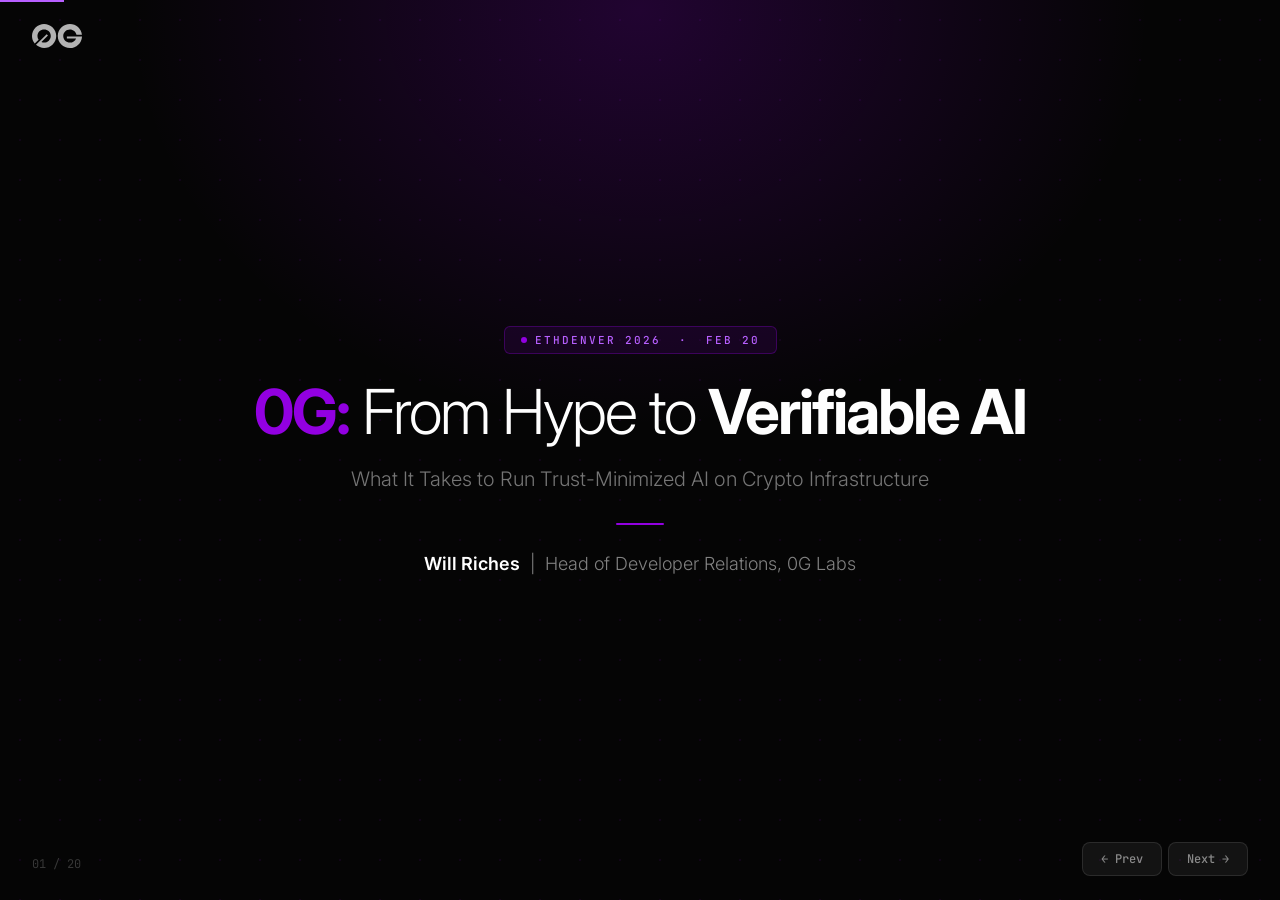
<file: 2026-02-20 ETHDenver Zero Coding/index.html>
<!DOCTYPE html>
<html lang="en">
<head>
<meta charset="UTF-8">
<meta name="viewport" content="width=device-width, initial-scale=1.0">
<title>0G: From Hype to Verifiable AI</title>
<link rel="preconnect" href="https://fonts.googleapis.com">
<link rel="preconnect" href="https://fonts.gstatic.com" crossorigin>
<link href="https://fonts.googleapis.com/css2?family=Inter:wght@300;400;500;600;700;900&family=JetBrains+Mono:wght@400;500;600;700&display=swap" rel="stylesheet">
<style>
*,*::before,*::after{box-sizing:border-box;margin:0;padding:0}
:root{
  --bg:#FEFEFE;--bg-alt:#F8F6FB;--bg-card:#FFFFFF;
  --purple:#9200E1;--purple-light:#B75FFF;--purple-soft:rgba(146,0,225,0.06);
  --purple-border:rgba(146,0,225,0.15);--purple-glow:rgba(146,0,225,0.08);
  --text:#0A0A0A;--text-2:#444;--text-3:#888;--text-4:#bbb;
  --border:#E8E4EE;--border-light:#F0ECF4;
  --red:#E83E3E;--red-soft:rgba(232,62,62,0.08);--red-border:rgba(232,62,62,0.2);
  --green:#16A34A;--green-soft:rgba(22,163,74,0.08);
  --font:'Inter',sans-serif;
  --mono:'JetBrains Mono',monospace;
}
html,body{
  background:var(--bg);color:var(--text);
  font-family:var(--font);overflow:hidden;height:100%;width:100%;
  -webkit-font-smoothing:antialiased;
}

/* ===== SLIDE SYSTEM ===== */
.slide{
  display:none;position:absolute;inset:0;
  flex-direction:column;padding:64px 100px 80px;overflow:hidden;
}
.slide.active{display:flex}
.slide.center{justify-content:center;align-items:center;text-align:center;padding:80px 120px}

/* Subtle grid */
.slide::before{
  content:'';position:absolute;inset:0;
  background-image:radial-gradient(circle,rgba(146,0,225,0.04) 1px,transparent 1px);
  background-size:40px 40px;pointer-events:none;z-index:0;
}
/* Top glow */
.slide::after{
  content:'';position:absolute;top:-400px;left:50%;transform:translateX(-50%);
  width:1200px;height:700px;
  background:radial-gradient(ellipse,rgba(146,0,225,0.05) 0%,transparent 70%);
  pointer-events:none;z-index:0;
}

/* Dark slides */
.slide.dark{background:#050505;color:#FEFEFE}
.slide.dark::before{
  background-image:radial-gradient(circle,rgba(146,0,225,0.08) 1px,transparent 1px);
}
.slide.dark::after{
  background:radial-gradient(ellipse at 50% 30%,rgba(146,0,225,0.2) 0%,transparent 60%);
  top:-200px;
}

.slide>*{position:relative;z-index:1}

/* ===== TYPOGRAPHY ===== */
h1{font-size:62px;font-weight:300;line-height:1.1;letter-spacing:-2px;max-width:1000px}
h1 strong{font-weight:700}
h2{font-size:44px;font-weight:300;line-height:1.15;letter-spacing:-1.5px;max-width:900px}
h2 strong{font-weight:700}
h3{font-size:22px;font-weight:500;letter-spacing:-0.3px}
.subtitle{font-size:20px;color:var(--text-2);line-height:1.6;margin-top:16px;font-weight:300}
.accent{color:var(--purple)}
.mono{font-family:var(--mono)}

/* ===== TAG / BADGE ===== */
.tag{
  display:inline-flex;align-items:center;gap:8px;
  background:var(--purple-soft);border:1px solid var(--purple-border);
  font-family:var(--mono);font-size:11px;padding:6px 16px;border-radius:6px;
  text-transform:uppercase;letter-spacing:2px;color:var(--purple);
  margin-bottom:24px;font-weight:500;
}
.tag::before{content:'';width:6px;height:6px;background:var(--purple);border-radius:50%}
.slide.dark .tag{border-color:rgba(146,0,225,0.3);background:rgba(146,0,225,0.1);color:var(--purple-light)}

/* ===== DIVIDER ===== */
.divider{width:48px;height:2px;background:var(--purple);margin:24px 0;border-radius:1px;opacity:0.6}
.center .divider{margin:24px auto}

/* ===== STATS ===== */
.stat{font-family:var(--mono);font-size:56px;font-weight:700;color:var(--purple);line-height:1;letter-spacing:-2px}
.stat-label{
  font-family:var(--mono);font-size:11px;color:var(--text-3);
  text-transform:uppercase;letter-spacing:2px;margin-top:8px;
}
.stat-row{display:flex;gap:64px;flex-wrap:wrap}
.center .stat-row{justify-content:center}
.stat-block{text-align:center}

/* ===== SOURCE LINE ===== */
.source{
  position:absolute;bottom:28px;left:100px;right:100px;
  font-family:var(--mono);font-size:11px;color:var(--text-4);
  letter-spacing:0.5px;z-index:2;line-height:1.4;
}
.slide.dark .source{color:rgba(254,254,254,0.2)}

/* ===== CARDS ===== */
.card{
  background:var(--bg-card);border:1px solid var(--border);
  border-radius:12px;padding:28px 32px;
  transition:border-color 0.2s;
}
.card:hover{border-color:var(--purple-border)}
.card-grid{display:grid;gap:16px;margin-top:32px}
.card-grid.cols-2{grid-template-columns:1fr 1fr}
.card-grid.cols-3{grid-template-columns:1fr 1fr 1fr}
.card-grid.cols-4{grid-template-columns:1fr 1fr 1fr 1fr}
.card-title{font-family:var(--mono);font-size:11px;text-transform:uppercase;letter-spacing:2px;color:var(--purple);margin-bottom:12px;font-weight:600}
.card-value{font-size:28px;font-weight:700;letter-spacing:-1px}
.card-desc{font-size:14px;color:var(--text-2);margin-top:8px;line-height:1.5;font-weight:400}
.card-source{font-family:var(--mono);font-size:11px;color:var(--text-4);margin-top:12px;text-transform:uppercase;letter-spacing:1px}

/* ===== STACK ===== */
.stack{display:flex;flex-direction:column;gap:4px;margin-top:28px;width:100%;max-width:600px}
.stack-layer{
  display:flex;align-items:center;gap:16px;
  background:var(--bg-card);border:1px solid var(--border);
  padding:12px 20px;border-radius:8px;transition:all 0.2s;
}
.stack-layer:hover{border-color:var(--purple-border);background:var(--purple-soft)}
.stack-layer.hl{border-color:var(--purple-border);background:var(--purple-soft)}
.stack-icon{font-family:var(--mono);font-size:10px;color:var(--purple);min-width:72px;text-transform:uppercase;letter-spacing:1.5px;font-weight:700}
.stack-name{font-size:15px;font-weight:600;color:var(--text)}

/* ===== PILLS ===== */
.pill{
  display:inline-block;background:var(--purple-soft);border:1px solid var(--purple-border);
  color:var(--purple);font-size:14px;padding:8px 20px;border-radius:999px;
  font-family:var(--mono);font-weight:500;letter-spacing:0.5px;
}

/* ===== PARTNER ROW ===== */
.partner-row{display:flex;gap:10px;flex-wrap:wrap;margin-top:20px}
.partner-item{
  font-family:var(--mono);font-size:11px;color:var(--text-2);
  padding:8px 14px;border:1px solid var(--border);border-radius:6px;
  background:var(--bg-card);font-weight:500;letter-spacing:0.3px;
}

/* ===== CTA ===== */
.cta-btn{
  display:inline-block;background:var(--purple);color:#fff;
  font-size:20px;font-weight:600;padding:16px 48px;border-radius:12px;
  text-decoration:none;letter-spacing:0.3px;
  box-shadow:0 4px 24px rgba(146,0,225,0.25);transition:all 0.2s;
}
.cta-btn:hover{box-shadow:0 8px 40px rgba(146,0,225,0.4);transform:translateY(-2px)}

/* ===== DARK SLIDE TEXT ===== */
.slide.dark .subtitle{color:rgba(254,254,254,0.5)}
.slide.dark h3{color:rgba(254,254,254,0.6)}
.slide.dark .stat-label{color:rgba(254,254,254,0.35)}
.dark-card{
  background:rgba(255,255,255,0.05);border:1px solid rgba(255,255,255,0.08);
  border-radius:12px;padding:24px 32px;text-align:center;
}
.dark-card h3{color:#fff !important;font-size:20px;font-weight:600}
.dark-card p{font-size:13px;color:rgba(254,254,254,0.4);margin-top:4px}

/* ===== NAVIGATION ===== */
.nav{position:fixed;bottom:24px;right:32px;z-index:100;display:flex;gap:6px}
.nav button{
  background:var(--bg-card);border:1px solid var(--border);
  color:var(--text-3);padding:8px 18px;border-radius:8px;cursor:pointer;
  font-family:var(--mono);font-size:12px;font-weight:500;transition:all 0.2s;
}
.nav button:hover{background:var(--purple);color:#fff;border-color:var(--purple)}
.slide-counter{
  position:fixed;bottom:28px;left:32px;z-index:100;
  font-family:var(--mono);font-size:12px;color:var(--text-4);
}
.og-logo{
  position:fixed;top:24px;left:32px;z-index:100;
  width:50px;height:24px;color:rgba(10,10,10,0.65);
  transition:color 0.3s;
}
.og-logo svg{width:100%;height:100%}
.progress-bar{position:fixed;top:0;left:0;height:2px;background:var(--purple);z-index:300;transition:width 0.4s ease}

/* ===== PRIZE BAR ===== */
.prize-bar{
  display:flex;align-items:center;gap:14px;margin-top:12px;
}
.prize-bar .bar-track{flex:1;height:28px;background:var(--bg-alt);border-radius:6px;overflow:hidden;position:relative}
.prize-bar .bar-fill{height:100%;border-radius:6px;display:flex;align-items:center;padding-left:14px;
  font-family:var(--mono);font-size:12px;font-weight:600;color:#fff;
  transition:width 0.8s cubic-bezier(0.25,0.46,0.45,0.94);
}
.prize-label{font-family:var(--mono);font-size:13px;color:var(--text-3);min-width:32px;font-weight:500}

/* ===== BOUNTY FEATURE LIST ===== */
.feature-list{display:flex;flex-direction:column;gap:8px;margin-top:16px}
.feature-item{
  display:flex;align-items:flex-start;gap:10px;
  font-size:14px;color:var(--text-2);line-height:1.5;
}
.feature-item .check{color:var(--purple);font-size:16px;font-weight:700;flex-shrink:0;margin-top:1px}

/* ===== JUDGING BARS ===== */
.judge-bars{display:flex;flex-direction:column;gap:8px;margin-top:16px}
.judge-row{display:flex;align-items:center;gap:12px}
.judge-label{font-family:var(--mono);font-size:11px;color:var(--text-2);min-width:120px;font-weight:500;text-transform:uppercase;letter-spacing:1px}
.judge-track{flex:1;height:24px;background:var(--bg-alt);border-radius:6px;overflow:hidden}
.judge-fill{height:100%;border-radius:6px;display:flex;align-items:center;padding-left:10px;
  font-family:var(--mono);font-size:11px;font-weight:600;color:#fff;
  background:linear-gradient(90deg,var(--purple),var(--purple-light));
}

/* ===== ANIMATIONS ===== */
@keyframes fadeUp{from{opacity:0;transform:translateY(20px)}to{opacity:1;transform:translateY(0)}}
@keyframes growWidth{from{width:0}to{width:var(--target-w)}}
.slide.active>*{animation:fadeUp 0.5s ease both}
.slide.active>*:nth-child(1){animation-delay:0s}
.slide.active>*:nth-child(2){animation-delay:0.05s}
.slide.active>*:nth-child(3){animation-delay:0.1s}
.slide.active>*:nth-child(4){animation-delay:0.15s}
.slide.active>*:nth-child(5){animation-delay:0.2s}
.slide.active>*:nth-child(6){animation-delay:0.25s}
.slide.active>*:nth-child(7){animation-delay:0.3s}
.slide.active>*:nth-child(8){animation-delay:0.35s}

/* Layout helpers */
.flex{display:flex}.gap-16{gap:16px}.gap-24{gap:24px}.gap-32{gap:32px}.gap-48{gap:48px}
.flex-1{flex:1}.items-start{align-items:flex-start}.items-center{align-items:center}
.mt-8{margin-top:8px}.mt-12{margin-top:12px}.mt-16{margin-top:16px}.mt-20{margin-top:20px}
.mt-24{margin-top:24px}.mt-28{margin-top:28px}.mt-32{margin-top:32px}.mt-40{margin-top:40px}
.two-col{display:grid;grid-template-columns:1fr 1fr;gap:48px;margin-top:32px;width:100%}

/* ===== TRACK HEADER ===== */
.track-header{
  display:flex;align-items:center;gap:20px;margin-bottom:8px;
}
.track-number{
  font-family:var(--mono);font-size:48px;font-weight:700;color:var(--purple);
  letter-spacing:-2px;line-height:1;opacity:0.2;
}
.track-prize{
  display:inline-flex;align-items:center;gap:8px;
  font-family:var(--mono);font-size:14px;font-weight:600;color:var(--purple);
  background:var(--purple-soft);border:1px solid var(--purple-border);
  padding:6px 16px;border-radius:6px;
}

/* ===== USE CASE PILLS ===== */
.use-cases{display:flex;flex-wrap:wrap;gap:8px;margin-top:16px}
.use-case{
  font-size:12px;color:var(--text-2);
  padding:6px 14px;border:1px solid var(--border);border-radius:6px;
  background:var(--bg-card);font-weight:500;line-height:1.3;
}

/* ===== BAR CHART ===== */
.bar-chart{display:flex;flex-direction:column;gap:10px;margin-top:20px;width:100%}
.bar-row{display:flex;align-items:center;gap:14px}
.bar-label{font-family:var(--mono);font-size:13px;color:var(--text-3);min-width:48px;text-align:right;font-weight:500}
.bar-chart .bar-track{flex:1;height:32px;background:var(--bg-alt);border-radius:6px;overflow:hidden;position:relative}
.bar-chart .bar-fill{height:100%;border-radius:6px;display:flex;align-items:center;padding-left:14px;
  font-family:var(--mono);font-size:12px;font-weight:600;color:#fff;
  transition:width 0.8s cubic-bezier(0.25,0.46,0.45,0.94);
}
.bar-fill.purple{background:linear-gradient(90deg,var(--purple),var(--purple-light))}
.bar-fill.red{background:linear-gradient(90deg,#E83E3E,#F06060)}
.bar-fill.gray{background:#ccc}

/* ===== TRUST COLLAPSE ===== */
.trust-bars{display:flex;gap:20px;align-items:flex-end;height:140px;margin-top:16px}
.trust-col{display:flex;flex-direction:column;align-items:center;gap:6px;flex:1}
.trust-bar{width:100%;border-radius:6px 6px 0 0;display:flex;align-items:flex-end;justify-content:center;
  padding-bottom:8px;font-family:var(--mono);font-size:16px;font-weight:700;color:#fff;min-height:20px}
.trust-year{font-family:var(--mono);font-size:11px;color:var(--text-3);letter-spacing:1px}
.trust-arrow{font-size:20px;color:var(--red);align-self:center;margin:0 -4px}

/* ===== COMPARISON BARS ===== */
.vs-chart{display:flex;flex-direction:column;gap:8px;margin-top:20px;max-width:500px}
.vs-row{display:flex;align-items:center;gap:12px}
.vs-label{font-size:13px;color:var(--text-2);min-width:100px;font-weight:500}
.vs-bar{height:28px;border-radius:6px;display:flex;align-items:center;justify-content:flex-end;padding-right:12px;
  font-family:var(--mono);font-size:11px;font-weight:600;color:#fff;min-width:40px}

/* ===== COMPARE TABLE ===== */
.compare-table{
  width:100%;max-width:860px;border-collapse:collapse;margin-top:28px;
  font-size:15px;text-align:left;
}
.compare-table th{
  font-family:var(--mono);font-size:10px;text-transform:uppercase;letter-spacing:2px;
  color:var(--text-4);padding:12px 20px;border-bottom:2px solid var(--border);font-weight:600;
}
.compare-table td{padding:12px 20px;border-bottom:1px solid var(--border-light)}
.compare-table .col-legacy{color:var(--text-3);font-weight:400}
.compare-table .col-0g{color:var(--purple);font-weight:600}
.compare-table td:first-child{
  font-family:var(--mono);font-size:11px;text-transform:uppercase;
  letter-spacing:1px;color:var(--text-2);font-weight:600;width:120px;
}
.compare-table .col-src{font-family:var(--mono);font-size:11px;color:var(--text-4);text-transform:uppercase;letter-spacing:0.5px;width:140px}
.compare-table tbody tr:hover td{background:var(--purple-soft)}

/* ===== PROBLEM SLIDES ===== */
.problem-layout{display:grid;grid-template-columns:1fr 1fr;gap:48px;margin-top:36px;width:100%;max-width:960px;align-items:stretch}
.problem-graphic{
  display:flex;align-items:center;justify-content:center;
  width:100%;aspect-ratio:4/3;border-radius:16px;position:relative;overflow:hidden;
  background:var(--bg-alt);border:1px solid var(--border);
}
.problem-content{display:flex;flex-direction:column;gap:20px;text-align:left}
.problem-label{
  font-family:var(--mono);font-size:12px;text-transform:uppercase;letter-spacing:2px;
  color:var(--text-3);font-weight:600;
}
.problem-text{font-size:20px;color:var(--text);line-height:1.6;font-weight:400}
.problem-fix-wrap{display:flex;align-items:stretch}
.problem-fix{
  display:flex;flex-direction:column;gap:12px;justify-content:center;
  padding:24px 28px;border-radius:12px;width:100%;
  background:var(--purple-soft);border:1px solid var(--purple-border);
  opacity:0;transform:translateY(12px);
  transition:opacity 0.5s ease,transform 0.5s ease;
}
.slide.revealed .problem-fix{opacity:1;transform:translateY(0)}
.problem-fix .problem-label{color:var(--purple)}
.problem-fix .problem-text{color:var(--purple);font-weight:600}

/* Problem graphics */
.pgfx{position:absolute;border-radius:50%;pointer-events:none}

/* 1: Opacity — black box with ? */
.gfx-opacity{background:linear-gradient(135deg,var(--bg-alt),#eee8f4)}
.gfx-opacity .box{
  width:120px;height:120px;background:#1a1a1a;border-radius:16px;
  display:flex;align-items:center;justify-content:center;
  font-family:var(--mono);font-size:64px;font-weight:700;color:rgba(255,255,255,0.15);
  box-shadow:0 8px 40px rgba(0,0,0,0.15);
}
.gfx-opacity .ring{
  position:absolute;width:200px;height:200px;border:2px dashed var(--purple-border);
  border-radius:50%;opacity:0.4;
}

/* 2: Lock-in — padlock/chain */
.gfx-lockin{background:linear-gradient(135deg,var(--bg-alt),#eee8f4)}
.gfx-lockin .lock-body{
  width:80px;height:64px;background:var(--text-3);border-radius:10px;
  position:relative;display:flex;align-items:center;justify-content:center;
}
.gfx-lockin .lock-shackle{
  width:48px;height:36px;border:6px solid var(--text-3);border-bottom:none;
  border-radius:24px 24px 0 0;position:absolute;top:-32px;
}
.gfx-lockin .lock-hole{width:12px;height:12px;background:var(--bg-alt);border-radius:50%}
.gfx-lockin .chain{
  position:absolute;font-family:var(--mono);font-size:28px;color:var(--text-4);
  letter-spacing:4px;opacity:0.3;
}

/* 3: No ownership — floating disconnected nodes */
.gfx-ownership{background:linear-gradient(135deg,var(--bg-alt),#eee8f4)}
.gfx-ownership .node{
  position:absolute;border-radius:50%;border:2px solid var(--border);background:var(--bg-card);
  display:flex;align-items:center;justify-content:center;
  font-family:var(--mono);font-size:11px;color:var(--text-3);font-weight:600;
}
.gfx-ownership .node.orphan{border-style:dashed;border-color:var(--red-border);color:var(--red)}

/* 4: Centralized control — hub-spoke */
.gfx-central{background:linear-gradient(135deg,var(--bg-alt),#eee8f4)}
.gfx-central .hub{
  width:72px;height:72px;background:var(--red);border-radius:50%;
  display:flex;align-items:center;justify-content:center;
  font-family:var(--mono);font-size:11px;font-weight:700;color:#fff;
  letter-spacing:1px;text-transform:uppercase;z-index:2;position:relative;
  box-shadow:0 4px 24px rgba(232,62,62,0.25);
}
.gfx-central .spoke{
  position:absolute;width:36px;height:36px;background:var(--bg-card);
  border:2px solid var(--border);border-radius:50%;z-index:1;
}
.gfx-central .spoke-line{position:absolute;height:1px;background:var(--border);z-index:0;transform-origin:left center}

/* 5: Fragile — cracked block */
.gfx-fragile{background:linear-gradient(135deg,var(--bg-alt),#eee8f4)}
.gfx-fragile .block{
  width:140px;height:100px;background:var(--bg-card);border:2px solid var(--border);
  border-radius:12px;position:relative;overflow:hidden;
  display:flex;align-items:center;justify-content:center;
  font-family:var(--mono);font-size:12px;color:var(--text-3);font-weight:600;
  letter-spacing:1px;text-transform:uppercase;
}
.gfx-fragile .crack{
  position:absolute;top:0;left:50%;width:2px;height:100%;
  background:linear-gradient(to bottom,var(--red),transparent);opacity:0.6;
  transform:translateX(-50%) rotate(8deg);
}
.gfx-fragile .crack2{
  position:absolute;top:30%;left:45%;width:2px;height:50%;
  background:linear-gradient(to bottom,var(--red),transparent);opacity:0.4;
  transform:rotate(-15deg);
}
.gfx-fragile .spark{
  position:absolute;width:6px;height:6px;background:var(--red);border-radius:50%;opacity:0.5;
}

/* 6: Misaligned incentives — unbalanced scale */
.gfx-incentives{background:linear-gradient(135deg,var(--bg-alt),#eee8f4)}
.scale-wrap{position:relative;width:260px;height:200px}
/* Base */
.scale-base{
  position:absolute;bottom:0;left:50%;transform:translateX(-50%);
  width:100px;height:6px;background:var(--text-3);border-radius:3px;
}
/* Pillar */
.scale-pillar{
  position:absolute;bottom:6px;left:50%;transform:translateX(-50%);
  width:6px;height:70px;background:var(--text-3);border-radius:2px;
}
/* Fulcrum triangle */
.scale-fulcrum{
  position:absolute;bottom:72px;left:50%;transform:translateX(-50%);
  width:0;height:0;
  border-left:14px solid transparent;border-right:14px solid transparent;
  border-bottom:16px solid var(--text-3);
}
/* Beam */
.scale-beam{
  position:absolute;bottom:88px;left:50%;transform:translateX(-50%) rotate(-14deg);
  width:240px;height:5px;background:var(--text-3);border-radius:2px;
  transform-origin:center center;
}
/* Chains */
.scale-chain{
  position:absolute;width:2px;background:var(--text-3);
}
.scale-chain.left{height:30px;bottom:58px;left:22px;transform:rotate(14deg)}
.scale-chain.left2{height:30px;bottom:58px;left:42px;transform:rotate(14deg)}
.scale-chain.right{height:50px;bottom:38px;right:22px;transform:rotate(-14deg)}
.scale-chain.right2{height:50px;bottom:38px;right:42px;transform:rotate(-14deg)}
/* Pans */
.scale-pan{
  position:absolute;height:14px;border-radius:0 0 50% 50%;
  border:3px solid var(--text-3);border-top:none;
}
.scale-pan.left-pan{width:56px;bottom:16px;left:5px;border-color:var(--red);background:var(--red-soft)}
.scale-pan.right-pan{width:56px;bottom:74px;right:5px;border-color:var(--purple);background:var(--purple-soft)}
/* Weight blocks */
.scale-weight{
  position:absolute;border-radius:4px;
  font-family:var(--mono);font-size:9px;font-weight:700;
  display:flex;align-items:center;justify-content:center;
  letter-spacing:0.5px;text-transform:uppercase;
}
/* Labels */
.scale-label{
  position:absolute;font-family:var(--mono);font-size:11px;font-weight:600;
  letter-spacing:1px;text-transform:uppercase;text-align:center;
}
</style>
</head>
<body>

<div class="progress-bar" id="progress"></div>
<div class="og-logo"><svg xmlns="http://www.w3.org/2000/svg" width="100%" height="100%" viewBox="0 0 50 24" fill="none" preserveAspectRatio="xMidYMid meet" aria-hidden="true" role="img"><path d="M50.0009 12.6136C49.6855 18.9497 44.3897 23.9913 37.9033 23.9913C31.214 23.9913 25.791 18.6291 25.791 12.0146C25.791 5.40009 31.214 0.0380859 37.9033 0.0380859C44.1841 0.0380859 49.3483 4.76491 49.956 10.8171H44.4555C43.8858 7.75086 41.169 5.42761 37.9035 5.42761C34.2241 5.42761 31.2416 8.37672 31.2416 12.0146C31.2416 15.6527 34.2241 18.6018 37.9035 18.6018C40.7281 18.6018 43.1418 16.8636 44.111 14.4101H34.8753V12.6136H50.0009Z" fill="currentColor"/><path d="M3.98642 20.8584C8.74078 25.1181 16.0905 24.9803 20.6772 20.4453C25.4072 15.7681 25.4072 8.18505 20.6772 3.50781C15.9469 -1.16927 8.27782 -1.16927 3.54764 3.50781C-0.893505 7.8992 -1.16488 14.8521 2.73348 19.5567L6.62297 15.7108C4.83311 13.1445 5.09269 9.60205 7.40183 7.31886C10.0034 4.7464 14.2215 4.7464 16.8231 7.31886C19.4245 9.89129 19.4245 14.062 16.8231 16.6345C14.8257 18.6094 11.8757 19.0682 9.43583 18.0106L15.9665 11.5531L14.6819 10.2829L3.98642 20.8584Z" fill="currentColor"/></svg></div>

<!-- ============================================================ -->
<!-- SLIDE 1: TITLE (DARK)                                        -->
<!-- ============================================================ -->
<div class="slide dark center active">
  <span class="tag">ETHDenver 2026 &nbsp;·&nbsp; Feb 20</span>
  <h1><strong class="accent">0G:</strong> From Hype to <strong>Verifiable AI</strong></h1>
  <p class="subtitle" style="color:rgba(254,254,254,0.45)">What It Takes to Run Trust-Minimized AI on Crypto Infrastructure</p>
  <div class="divider" style="margin:28px auto"></div>
  <p style="font-size:18px;color:rgba(254,254,254,0.5);font-weight:300"><strong style="color:#fff;font-weight:600">Will Riches</strong> &nbsp;|&nbsp; Head of Developer Relations, 0G Labs</p>
</div>

<!-- ============================================================ -->
<!-- SLIDE 2: THE CONFLICT                                         -->
<!-- ============================================================ -->
<div class="slide">
  <span class="tag">The Conflict</span>
  <h2>Reputation Is a <strong class="accent">Single Point of Failure</strong></h2>
  <p class="subtitle">In the Agent Economy, trust is a vulnerability.</p>

  <div class="two-col" style="margin-top:36px">
    <!-- Left: Market Growth -->
    <div>
      <h3 style="font-size:14px;font-family:var(--mono);text-transform:uppercase;letter-spacing:2px;color:var(--text-3);font-weight:600">Agentic AI Market</h3>
      <div class="bar-chart" style="margin-top:16px">
        <div class="bar-row">
          <span class="bar-label">2024</span>
          <div class="bar-track"><div class="bar-fill purple" style="width:66%">$5.99B</div></div>
        </div>
        <div class="bar-row">
          <span class="bar-label">2025</span>
          <div class="bar-track"><div class="bar-fill purple" style="width:71%">$6.5B</div></div>
        </div>
        <div class="bar-row">
          <span class="bar-label">2026</span>
          <div class="bar-track"><div class="bar-fill purple" style="width:100%">$9.1B</div></div>
        </div>
      </div>

      <!-- Trust collapse -->
      <div style="margin-top:24px;background:var(--red-soft);border:1px solid var(--red-border);border-radius:10px;padding:16px 20px">
        <h3 style="font-size:12px;font-family:var(--mono);text-transform:uppercase;letter-spacing:2px;color:var(--red);font-weight:600;margin-bottom:8px">Trust in Autonomous AI — Collapsing</h3>
        <div class="trust-bars" style="height:140px">
          <div class="trust-col">
            <div class="trust-bar" style="height:120px;background:linear-gradient(var(--purple),var(--purple-light))">43%</div>
            <span class="trust-year">2024</span>
          </div>
          <span class="trust-arrow">→</span>
          <div class="trust-col">
            <div class="trust-bar" style="height:90px;background:linear-gradient(#c060e0,#d090f0)">37%</div>
            <span class="trust-year">Mid</span>
          </div>
          <span class="trust-arrow">→</span>
          <div class="trust-col">
            <div class="trust-bar" style="height:64px;background:linear-gradient(var(--red),#F06060)">27%</div>
            <span class="trust-year">2025</span>
          </div>
        </div>
        <div style="font-family:var(--mono);font-size:10px;color:var(--red);margin-top:8px;letter-spacing:1px;text-transform:uppercase">Capgemini Research Institute</div>
      </div>
    </div>

    <!-- Right: Key Stats -->
    <div>
      <h3 style="font-size:14px;font-family:var(--mono);text-transform:uppercase;letter-spacing:2px;color:var(--text-3);font-weight:600">The Damage</h3>
      <div class="card-grid cols-1" style="grid-template-columns:1fr;gap:12px;margin-top:16px">
        <div class="card" style="display:flex;align-items:center;gap:20px;padding:20px 24px">
          <div style="font-family:var(--mono);font-size:32px;font-weight:700;color:var(--red);letter-spacing:-1px">$3.4B</div>
          <div>
            <div style="font-size:14px;font-weight:600">Crypto Exploits (2025)</div>
            <div class="card-source">Chainalysis Crypto Crime Report</div>
          </div>
        </div>
        <div class="card" style="display:flex;align-items:center;gap:20px;padding:20px 24px">
          <div style="font-family:var(--mono);font-size:32px;font-weight:700;color:var(--red);letter-spacing:-1px">$1.8B</div>
          <div>
            <div style="font-size:14px;font-weight:600">Malicious MEV Since 2020</div>
            <div class="card-source">Flashbots Research</div>
          </div>
        </div>
        <div class="card" style="display:flex;align-items:center;gap:20px;padding:20px 24px">
          <div style="font-family:var(--mono);font-size:32px;font-weight:700;color:var(--purple);letter-spacing:-1px">100:1</div>
          <div>
            <div style="font-size:14px;font-weight:600">Non-Human to Human IDs</div>
            <div class="card-source">Astrix Security 2025</div>
          </div>
        </div>
      </div>
    </div>
  </div>

  <div class="source">Sources: Fortune Business Insights (2026) · Capgemini Research Institute · Chainalysis Crypto Crime Report 2025 · Astrix Security · Anthropic arXiv (Nov 2025)</div>
</div>

<!-- ============================================================ -->
<!-- SLIDE 3: WHAT IS 0G                                           -->
<!-- ============================================================ -->
<div class="slide center">
  <span class="tag">What is 0G</span>
  <h2>The Decentralized <strong class="accent">AI Operating System</strong></h2>
  <p class="subtitle">One integrated stack. Purpose-built for AI.</p>

  <!-- Architecture diagram built with CSS -->
  <div style="width:100%;max-width:820px;margin-top:32px;display:flex;flex-direction:column;gap:6px">

    <!-- Layer 5: Alignment -->
    <div style="border:1px solid var(--purple-border);border-radius:10px;padding:16px 20px;background:var(--purple-soft)">
      <div style="font-family:var(--mono);font-size:11px;font-weight:700;color:var(--purple);text-transform:uppercase;letter-spacing:2px;text-align:center;margin-bottom:10px">Alignment</div>
      <div style="display:flex;gap:8px;justify-content:center">
        <span style="background:var(--purple);color:#fff;font-size:12px;font-weight:600;padding:6px 16px;border-radius:6px;font-family:var(--mono)">Model Drift</span>
        <span style="background:var(--purple);color:#fff;font-size:12px;font-weight:600;padding:6px 16px;border-radius:6px;font-family:var(--mono)">Bias Detection</span>
        <span style="background:var(--purple);color:#fff;font-size:12px;font-weight:600;padding:6px 16px;border-radius:6px;font-family:var(--mono)">Governance</span>
      </div>
    </div>

    <!-- Layer 4: Service Marketplace -->
    <div style="border:1px solid var(--border);border-radius:10px;padding:16px 20px;background:var(--bg-card)">
      <div style="font-family:var(--mono);font-size:11px;font-weight:700;color:var(--text-2);text-transform:uppercase;letter-spacing:2px;text-align:center;margin-bottom:10px">Service Marketplace</div>
      <div style="display:flex;gap:8px;justify-content:center">
        <span style="background:var(--bg-alt);border:1px solid var(--border);font-size:12px;font-weight:500;padding:6px 16px;border-radius:6px;color:var(--text-2);font-family:var(--mono)">Provider Registration</span>
        <span style="background:var(--bg-alt);border:1px solid var(--border);font-size:12px;font-weight:500;padding:6px 16px;border-radius:6px;color:var(--text-2);font-family:var(--mono)">Developer Services</span>
        <span style="background:var(--bg-alt);border:1px solid var(--border);font-size:12px;font-weight:500;padding:6px 16px;border-radius:6px;color:var(--text-2);font-family:var(--mono)">Payment Settlement</span>
      </div>
    </div>

    <!-- Layer 3: Three pillars -->
    <div style="display:grid;grid-template-columns:1fr 1fr 1fr;gap:6px">
      <!-- Storage -->
      <div style="border:1px solid var(--purple-border);border-radius:10px;padding:16px 14px;background:var(--bg-card)">
        <div style="font-family:var(--mono);font-size:11px;font-weight:700;color:var(--purple);text-transform:uppercase;letter-spacing:2px;text-align:center;margin-bottom:10px">Storage</div>
        <div style="display:flex;flex-direction:column;gap:5px">
          <span style="background:var(--purple);color:#fff;font-size:11px;font-weight:600;padding:5px 12px;border-radius:5px;text-align:center;font-family:var(--mono)">Datasets</span>
          <span style="background:var(--purple);color:#fff;font-size:11px;font-weight:600;padding:5px 12px;border-radius:5px;text-align:center;font-family:var(--mono)">Models</span>
          <span style="background:var(--purple);color:#fff;font-size:11px;font-weight:600;padding:5px 12px;border-radius:5px;text-align:center;font-family:var(--mono)">Assets</span>
          <span style="background:var(--purple);color:#fff;font-size:11px;font-weight:600;padding:5px 12px;border-radius:5px;text-align:center;font-family:var(--mono)">Vectors</span>
        </div>
      </div>

      <!-- DA -->
      <div style="border:1px solid var(--purple-border);border-radius:10px;padding:16px 14px;background:var(--bg-card)">
        <div style="font-family:var(--mono);font-size:11px;font-weight:700;color:var(--purple);text-transform:uppercase;letter-spacing:2px;text-align:center;margin-bottom:10px">Data Availability</div>
        <div style="display:flex;flex-direction:column;gap:5px">
          <span style="background:var(--purple);color:#fff;font-size:11px;font-weight:600;padding:5px 12px;border-radius:5px;text-align:center;font-family:var(--mono)">Provenance</span>
          <span style="background:var(--purple);color:#fff;font-size:11px;font-weight:600;padding:5px 12px;border-radius:5px;text-align:center;font-family:var(--mono)">Accessibility</span>
        </div>
      </div>

      <!-- Compute -->
      <div style="border:1px solid var(--purple-border);border-radius:10px;padding:16px 14px;background:var(--bg-card)">
        <div style="font-family:var(--mono);font-size:11px;font-weight:700;color:var(--purple);text-transform:uppercase;letter-spacing:2px;text-align:center;margin-bottom:10px">Compute</div>
        <div style="display:flex;flex-direction:column;gap:5px">
          <span style="background:var(--purple);color:#fff;font-size:11px;font-weight:600;padding:5px 12px;border-radius:5px;text-align:center;font-family:var(--mono)">Inference</span>
          <span style="background:var(--purple);color:#fff;font-size:11px;font-weight:600;padding:5px 12px;border-radius:5px;text-align:center;font-family:var(--mono)">Training</span>
          <span style="background:var(--purple);color:#fff;font-size:11px;font-weight:600;padding:5px 12px;border-radius:5px;text-align:center;font-family:var(--mono)">RAG</span>
          <span style="background:var(--purple);color:#fff;font-size:11px;font-weight:600;padding:5px 12px;border-radius:5px;text-align:center;font-family:var(--mono)">Agents</span>
        </div>
      </div>
    </div>

    <!-- Layer 1: Chain -->
    <div style="border:1px solid var(--purple-border);border-radius:10px;padding:14px 20px;background:linear-gradient(90deg,var(--purple-soft),rgba(183,95,255,0.08))">
      <div style="font-family:var(--mono);font-size:11px;font-weight:700;color:var(--purple);text-transform:uppercase;letter-spacing:2px;text-align:center;margin-bottom:6px">Chain</div>
      <div style="text-align:center">
        <span style="background:linear-gradient(90deg,var(--purple),var(--purple-light));color:#fff;font-size:12px;font-weight:600;padding:6px 24px;border-radius:6px;font-family:var(--mono)">Infinite Scalability</span>
      </div>
    </div>

  </div>
</div>

<!-- ============================================================ -->
<!-- SLIDE 3: WHAT IS 0G — FOUR COMPONENTS                        -->
<!-- ============================================================ -->
<div class="slide">
  <span class="tag">The Stack</span>
  <h2>Four Core <strong class="accent">Components</strong></h2>
  <p class="subtitle">The complete infrastructure for building AI-powered applications on-chain.</p>

  <div class="card-grid cols-2 mt-32" style="max-width:960px">
    <div class="card" style="padding:32px;border-color:var(--purple-border)">
      <div style="display:flex;align-items:center;gap:14px;margin-bottom:14px">
        <div style="background:var(--purple-soft);border:1px solid var(--purple-border);border-radius:10px;width:48px;height:48px;display:flex;align-items:center;justify-content:center;font-family:var(--mono);font-size:11px;font-weight:700;color:var(--purple);letter-spacing:0.5px;flex-shrink:0">CHAIN</div>
        <div>
          <div style="font-size:20px;font-weight:700;letter-spacing:-0.5px">0G Chain</div>
        </div>
      </div>
      <div class="card-desc" style="margin-top:0;font-size:15px;line-height:1.6">EVM-compatible blockchain. Deploy with Solidity, Hardhat, Foundry — tools you already know.</div>
      <div style="display:flex;gap:8px;margin-top:14px;flex-wrap:wrap">
        <span class="pill" style="font-size:11px;padding:4px 12px">11K+ TPS</span>
        <span class="pill" style="font-size:11px;padding:4px 12px">~1s Finality</span>
        <span class="pill" style="font-size:11px;padding:4px 12px">EVM</span>
      </div>
    </div>

    <div class="card" style="padding:32px;border-color:var(--purple-border)">
      <div style="display:flex;align-items:center;gap:14px;margin-bottom:14px">
        <div style="background:var(--purple-soft);border:1px solid var(--purple-border);border-radius:10px;width:48px;height:48px;display:flex;align-items:center;justify-content:center;font-family:var(--mono);font-size:9px;font-weight:700;color:var(--purple);letter-spacing:0.5px;flex-shrink:0">COMP</div>
        <div>
          <div style="font-size:20px;font-weight:700;letter-spacing:-0.5px">0G Compute</div>
        </div>
      </div>
      <div class="card-desc" style="margin-top:0;font-size:15px;line-height:1.6">Decentralized AI inference and training. Verifiable with TEE, ZKML, and optimistic proofs.</div>
      <div style="display:flex;gap:8px;margin-top:14px;flex-wrap:wrap">
        <span class="pill" style="font-size:11px;padding:4px 12px">Inference</span>
        <span class="pill" style="font-size:11px;padding:4px 12px">Fine-Tuning</span>
        <span class="pill" style="font-size:11px;padding:4px 12px">RAG</span>
      </div>
    </div>

    <div class="card" style="padding:32px;border-color:var(--purple-border)">
      <div style="display:flex;align-items:center;gap:14px;margin-bottom:14px">
        <div style="background:var(--purple-soft);border:1px solid var(--purple-border);border-radius:10px;width:48px;height:48px;display:flex;align-items:center;justify-content:center;font-family:var(--mono);font-size:9px;font-weight:700;color:var(--purple);letter-spacing:0.5px;flex-shrink:0">STORE</div>
        <div>
          <div style="font-size:20px;font-weight:700;letter-spacing:-0.5px">0G Storage</div>
        </div>
      </div>
      <div class="card-desc" style="margin-top:0;font-size:15px;line-height:1.6">Decentralized storage network. Datasets, model weights, assets, and vector embeddings.</div>
      <div style="display:flex;gap:8px;margin-top:14px;flex-wrap:wrap">
        <span class="pill" style="font-size:11px;padding:4px 12px">Datasets</span>
        <span class="pill" style="font-size:11px;padding:4px 12px">Models</span>
        <span class="pill" style="font-size:11px;padding:4px 12px">Vectors</span>
      </div>
    </div>

    <div class="card" style="padding:32px;border-color:var(--purple-border)">
      <div style="display:flex;align-items:center;gap:14px;margin-bottom:14px">
        <div style="background:var(--purple-soft);border:1px solid var(--purple-border);border-radius:10px;width:48px;height:48px;display:flex;align-items:center;justify-content:center;font-family:var(--mono);font-size:14px;font-weight:700;color:var(--purple);letter-spacing:0.5px;flex-shrink:0">DA</div>
        <div>
          <div style="font-size:20px;font-weight:700;letter-spacing:-0.5px">0G DA</div>
        </div>
      </div>
      <div class="card-desc" style="margin-top:0;font-size:15px;line-height:1.6">Infinitely-scalable data availability layer. Provenance and accessibility for all on-chain data.</div>
      <div style="display:flex;gap:8px;margin-top:14px;flex-wrap:wrap">
        <span class="pill" style="font-size:11px;padding:4px 12px">50 Gbps</span>
        <span class="pill" style="font-size:11px;padding:4px 12px">Provenance</span>
        <span class="pill" style="font-size:11px;padding:4px 12px">50,000×</span>
      </div>
    </div>
  </div>
</div>

<!-- ============================================================ -->
<!-- SLIDE 5: 0G STORAGE                                          -->
<!-- ============================================================ -->
<div class="slide">
  <span class="tag">0G Storage</span>
  <h2>Agent Memory, <strong class="accent">Verified</strong></h2>
  <p class="subtitle">Training sets. Model weights. Agent memory. Decentralized and cryptographically secured.</p>

  <div class="two-col" style="margin-top:36px">
    <!-- Left: Cost comparison -->
    <div>
      <h3 style="font-size:14px;font-family:var(--mono);text-transform:uppercase;letter-spacing:2px;color:var(--text-3);font-weight:600">Monthly Cloud Storage Cost</h3>
      <div class="vs-chart mt-16">
        <div class="vs-row">
          <span class="vs-label" style="color:var(--text-3)">AWS S3</span>
          <div class="vs-bar" style="width:100%;background:linear-gradient(90deg,#ccc,#aaa)">$100K/mo</div>
        </div>
        <div class="vs-row">
          <span class="vs-label" style="color:var(--purple);font-weight:600">0G Storage</span>
          <div class="vs-bar" style="width:5%;background:linear-gradient(90deg,var(--purple),var(--purple-light));min-width:80px">$5K/mo</div>
        </div>
      </div>
      <div class="pill mt-20" style="font-size:20px;padding:12px 28px;font-weight:700">80–90% Cost Savings</div>
      <div class="card-source mt-12">0G Labs benchmarks vs AWS S3 pricing</div>
    </div>

    <!-- Right: Features -->
    <div>
      <h3 style="font-size:14px;font-family:var(--mono);text-transform:uppercase;letter-spacing:2px;color:var(--text-3);font-weight:600">What You Get</h3>
      <div style="display:flex;flex-direction:column;gap:12px;margin-top:16px">
        <div class="card" style="padding:16px 20px;display:flex;align-items:center;gap:14px">
          <span style="color:var(--purple);font-size:18px;font-weight:700">✓</span>
          <div><div style="font-weight:600;font-size:15px">Verifiable Permanence</div><div style="font-size:13px;color:var(--text-3)">Cryptographic proof of data integrity</div></div>
        </div>
        <div class="card" style="padding:16px 20px;display:flex;align-items:center;gap:14px">
          <span style="color:var(--purple);font-size:18px;font-weight:700">✓</span>
          <div><div style="font-weight:600;font-size:15px">Tamper-Proof</div><div style="font-size:13px;color:var(--text-3)">Immutable storage with erasure coding</div></div>
        </div>
        <div class="card" style="padding:16px 20px;display:flex;align-items:center;gap:14px">
          <span style="color:var(--purple);font-size:18px;font-weight:700">✓</span>
          <div><div style="font-weight:600;font-size:15px">Decentralized Redundancy</div><div style="font-size:13px;color:var(--text-3)">No single point of failure</div></div>
        </div>
        <div class="card" style="padding:16px 20px;display:flex;align-items:center;gap:14px">
          <span style="color:var(--purple);font-size:18px;font-weight:700">✓</span>
          <div><div style="font-weight:600;font-size:15px">80–90% Cost Reduction</div><div style="font-size:13px;color:var(--text-3)">vs. traditional cloud providers</div></div>
        </div>
      </div>
    </div>
  </div>

  <div class="source">Source: 0G Labs benchmarks vs AWS S3 pricing (us-east-1) · Production deployment data</div>
</div>

<!-- ============================================================ -->
<!-- SLIDE 6: 0G COMPUTE                                          -->
<!-- ============================================================ -->
<div class="slide">
  <span class="tag">0G Compute</span>
  <h2>Trustless <strong class="accent">Inference and Training</strong></h2>
  <p class="subtitle">You don't have to trust that the model ran correctly — you can prove it.</p>

  <div style="display:flex;flex-direction:column;gap:8px;margin-top:20px;align-items:flex-start">
    <div style="display:flex;gap:12px">
      <div style="display:inline-flex;align-items:center;gap:8px;background:var(--green-soft);border:1px solid rgba(22,163,74,0.25);padding:6px 16px;border-radius:6px">
        <span style="width:6px;height:6px;background:var(--green);border-radius:50%"></span>
        <span style="font-family:var(--mono);font-size:12px;font-weight:600;color:var(--green);letter-spacing:0.5px">Inference</span>
      </div>
      <div style="display:inline-flex;align-items:center;gap:8px;background:var(--green-soft);border:1px solid rgba(22,163,74,0.25);padding:6px 16px;border-radius:6px">
        <span style="width:6px;height:6px;background:var(--green);border-radius:50%"></span>
        <span style="font-family:var(--mono);font-size:12px;font-weight:600;color:var(--green);letter-spacing:0.5px">Fine-Tuning</span>
      </div>
      <div style="display:inline-flex;align-items:center;gap:8px;background:var(--purple-soft);border:1px solid var(--purple-border);padding:6px 16px;border-radius:6px">
        <span style="width:6px;height:6px;background:var(--purple);border-radius:50%;opacity:0.6"></span>
        <span style="font-family:var(--mono);font-size:12px;font-weight:600;color:var(--purple);letter-spacing:0.5px">Pre-Training</span>
      </div>
    </div>
  </div>

  <div class="two-col" style="margin-top:24px">
    <!-- Left: GLM-5 -->
    <div>
      <div class="card" style="border-color:var(--purple-border);background:var(--purple-soft);padding:32px">
        <div class="card-title">GLM-5 · Live on 0G Compute</div>
        <div style="font-family:var(--mono);font-size:56px;font-weight:700;color:var(--purple);letter-spacing:-2px">744B</div>
        <div style="font-size:16px;font-weight:600;margin-top:8px">Parameters · SOTA Open-Source · MIT License</div>
        <div style="font-size:14px;color:var(--text-2);margin-top:8px;line-height:1.5">Beats GPT-5.2 on BrowseComp and Terminal-Bench.</div>
        <div class="card-source mt-12">0G Labs · Feb 2026</div>
      </div>
    </div>

    <!-- Right: Verification methods -->
    <div>
      <h3 style="font-size:14px;font-family:var(--mono);text-transform:uppercase;letter-spacing:2px;color:var(--text-3);font-weight:600">Verification Methods</h3>
      <div style="display:flex;flex-direction:column;gap:10px;margin-top:16px">
        <div class="card" style="padding:18px 22px">
          <div style="display:flex;align-items:center;gap:12px">
            <div style="background:var(--purple-soft);border:1px solid var(--purple-border);border-radius:8px;width:40px;height:40px;display:flex;align-items:center;justify-content:center;font-family:var(--mono);font-size:12px;font-weight:700;color:var(--purple)">TEE</div>
            <div>
              <div style="font-weight:600;font-size:15px">Trusted Execution</div>
              <div style="font-size:13px;color:var(--text-3)">Sub-second verification · Hardware isolation</div>
            </div>
          </div>
        </div>
        <div class="card" style="padding:18px 22px">
          <div style="display:flex;align-items:center;gap:12px">
            <div style="background:var(--purple-soft);border:1px solid var(--purple-border);border-radius:8px;width:40px;height:40px;display:flex;align-items:center;justify-content:center;font-family:var(--mono);font-size:10px;font-weight:700;color:var(--purple)">ZK</div>
            <div>
              <div style="font-weight:600;font-size:15px">ZKML Proofs</div>
              <div style="font-size:13px;color:var(--text-3)">Cryptographic proof · No hardware trust</div>
            </div>
          </div>
        </div>
        <div class="card" style="padding:18px 22px">
          <div style="display:flex;align-items:center;gap:12px">
            <div style="background:var(--purple-soft);border:1px solid var(--purple-border);border-radius:8px;width:40px;height:40px;display:flex;align-items:center;justify-content:center;font-family:var(--mono);font-size:10px;font-weight:700;color:var(--purple)">OPT</div>
            <div>
              <div style="font-weight:600;font-size:15px">Optimistic Rollups</div>
              <div style="font-size:13px;color:var(--text-3)">Maximum throughput · Cost-efficient</div>
            </div>
          </div>
        </div>
      </div>
    </div>
  </div>

  <div class="source">Source: DiLoCoX arXiv:2506.21263 (with China Mobile) · 0G Compute architecture docs</div>
</div>

<!-- ============================================================ -->
<!-- SLIDE 7: 0G DA & CHAIN                                       -->
<!-- ============================================================ -->
<div class="slide center">
  <span class="tag">0G DA & Chain</span>
  <h2>Speed Without <strong class="accent">Compromise</strong></h2>
  <p class="subtitle">The data highway and the settlement layer.</p>

  <div class="card-grid cols-3 mt-32" style="max-width:900px">
    <div class="card" style="text-align:center;padding:32px 24px">
      <div class="card-title">DA Throughput</div>
      <div style="font-family:var(--mono);font-size:44px;font-weight:700;color:var(--purple);letter-spacing:-1px">50</div>
      <div style="font-family:var(--mono);font-size:18px;color:var(--purple);font-weight:600;margin-top:-4px">Gbps</div>
      <div class="card-desc">Galileo Testnet benchmark</div>
      <div class="card-source">0G Labs benchmark</div>
    </div>
    <div class="card" style="text-align:center;padding:32px 24px">
      <div class="card-title">Chain TPS</div>
      <div style="font-family:var(--mono);font-size:44px;font-weight:700;color:var(--purple);letter-spacing:-1px">11K+</div>
      <div style="font-family:var(--mono);font-size:14px;color:var(--text-2);font-weight:500;margin-top:2px">per shard</div>
      <div class="card-desc">~70 validators · Aristotle Mainnet</div>
      <div class="card-source">Mainnet telemetry</div>
    </div>
    <div class="card" style="text-align:center;padding:32px 24px">
      <div class="card-title">Finality</div>
      <div style="font-family:var(--mono);font-size:44px;font-weight:700;color:var(--purple);letter-spacing:-1px">~1s</div>
      <div style="font-family:var(--mono);font-size:14px;color:var(--text-2);font-weight:500;margin-top:2px">block time</div>
      <div class="card-desc">Sub-second block time</div>
      <div class="card-source">Network metrics</div>
    </div>
  </div>

  <div style="display:flex;gap:16px;margin-top:28px;align-items:center">
    <div class="pill">50,000× faster DA throughput</div>
    <span style="font-size:14px;color:var(--text-3)">EVM-compatible · Solidity · Hardhat · Foundry</span>
  </div>

  <div class="source">Source: 0G Galileo Testnet benchmarks · Aristotle Mainnet telemetry</div>
</div>

<!-- ============================================================ -->
<!-- SLIDE 8: IDENTITY & SOVEREIGNTY                              -->
<!-- ============================================================ -->
<div class="slide">
  <span class="tag">Identity & Sovereignty</span>
  <h2>Agents Need <strong class="accent">Ownership</strong></h2>
  <p class="subtitle">Not reputation. Math.</p>

  <!-- Timeline connector -->
  <div style="display:flex;align-items:stretch;gap:0;margin-top:36px;width:100%">
    <div class="card" style="padding:28px 24px;flex:1;border-radius:12px 0 0 12px;border-right:none">
      <div class="card-title">Machine Payments</div>
      <div style="font-family:var(--mono);font-size:22px;font-weight:700;color:var(--purple)">x402</div>
      <div class="card-desc" style="margin-top:12px">Machine-to-machine payment protocol. Created by Coinbase (May 2025). Google, AWS, Anthropic, Visa adopted.</div>
      <div class="card-source mt-12">x402.org</div>
    </div>
    <div style="width:2px;background:linear-gradient(var(--purple),var(--purple-light));flex-shrink:0"></div>
    <div class="card" style="border-color:var(--purple-border);background:var(--purple-soft);padding:28px 24px;flex:1;border-radius:0;border-left:none;border-right:none">
      <div class="card-title" style="color:var(--purple)">Agent Identity</div>
      <div style="font-family:var(--mono);font-size:22px;font-weight:700;color:var(--purple)">ERC-7857</div>
      <div class="card-desc" style="margin-top:12px">Intelligent NFTs (iNFTs). Ethereum standard for on-chain agent identity and ownership.</div>
      <div class="card-source mt-12">EIP-7857 Draft</div>
    </div>
    <div style="width:2px;background:linear-gradient(var(--purple),var(--purple-light));flex-shrink:0"></div>
    <div class="card" style="padding:28px 24px;flex:1;border-radius:0 12px 12px 0;border-left:none">
      <div class="card-title">Private Transactions</div>
      <div style="font-size:18px;font-weight:700">AmericanFortress</div>
      <div class="card-desc" style="margin-top:12px">AI-native private transaction stack. Built-in privacy, compliance, and cryptographic trust.</div>
      <div class="card-source mt-12">0G × AmericanFortress (Jan 2026)</div>
    </div>
  </div>
  <p style="font-family:var(--mono);font-size:11px;color:var(--text-3);margin-top:12px;letter-spacing:1px;text-transform:uppercase">Pay → Identify → Transact privately — a complete agent sovereignty stack</p>

  <div class="source">Source: x402.org · EIP-7857 Draft · 0G Labs partnership announcements</div>
</div>

<!-- ============================================================ -->
<!-- SLIDE 9: INSTITUTIONAL VALIDATION                            -->
<!-- ============================================================ -->
<div class="slide">
  <span class="tag">Institutional Validation</span>
  <h2>Aristotle <strong class="accent">Mainnet</strong></h2>
  <p class="subtitle">Live since September 2025. Production infrastructure.</p>

  <div class="card-grid cols-3 mt-28">
    <div class="card" style="text-align:center;padding:28px 20px">
      <div style="font-family:var(--mono);font-size:36px;font-weight:700;color:var(--purple);letter-spacing:-1px">$325M+</div>
      <div class="card-desc" style="font-weight:500;margin-top:4px">Raised from tier-one investors</div>
    </div>
    <div class="card" style="text-align:center;padding:28px 20px">
      <div style="font-family:var(--mono);font-size:36px;font-weight:700;color:var(--purple);letter-spacing:-1px">400+</div>
      <div class="card-desc" style="font-weight:500;margin-top:4px">Integrations across the stack</div>
    </div>
    <div class="card" style="text-align:center;padding:28px 20px">
      <div style="font-family:var(--mono);font-size:36px;font-weight:700;color:var(--purple);letter-spacing:-1px">300+</div>
      <div class="card-desc" style="font-weight:500;margin-top:4px">Ecosystem projects building</div>
    </div>
  </div>

  <div style="margin-top:28px">
    <h3 style="font-size:12px;font-family:var(--mono);text-transform:uppercase;letter-spacing:2px;color:var(--text-3);font-weight:600;margin-bottom:12px">Key Partners</h3>
    <div class="partner-row">
      <span class="partner-item">ZSTK (NASDAQ)</span>
      <span class="partner-item">Coinbase Cloud</span>
      <span class="partner-item">Alibaba Cloud</span>
      <span class="partner-item">Google Cloud</span>
      <span class="partner-item">Lido</span>
      <span class="partner-item">Chainlink CCIP</span>
    </div>
  </div>

  <div class="card mt-20" style="display:inline-flex;align-items:center;gap:16px;padding:16px 28px;border-color:var(--purple-border);background:var(--purple-soft)">
    <div style="font-family:var(--mono);font-size:28px;font-weight:700;color:var(--purple)">$88.88M</div>
    <div style="font-size:14px;font-weight:500;color:var(--text-2)">Builder incentives deployed via Guild 2.0</div>
  </div>

  <div class="source">Source: 0G Labs · CoinGecko · NASDAQ filings (ZSTK)</div>
</div>

<!-- ============================================================ -->
<!-- SLIDE 10: THE WATCHERS                                       -->
<!-- ============================================================ -->
<div class="slide">
  <span class="tag">The Watchers</span>
  <h2><strong class="accent">80,000+</strong> Alignment Nodes</h2>
  <p class="subtitle">Monitoring model drift, detecting bias, enforcing governance on-chain.</p>

  <div class="two-col" style="margin-top:32px">
    <!-- Left: Governance gap -->
    <div>
      <h3 style="font-size:14px;font-family:var(--mono);text-transform:uppercase;letter-spacing:2px;color:var(--text-3);font-weight:600">The Governance Gap</h3>
      <div class="card mt-16" style="padding:24px">
        <div style="display:flex;align-items:center;gap:16px">
          <div style="font-family:var(--mono);font-size:40px;font-weight:700;color:var(--red)">~79%</div>
          <div style="font-size:14px;color:var(--text-2);line-height:1.5">of enterprises lack a mature<br>AI agent governance strategy</div>
        </div>
        <div style="margin-top:16px;height:8px;background:var(--bg-alt);border-radius:4px;overflow:hidden">
          <div style="width:79%;height:100%;background:linear-gradient(90deg,var(--red),#F06060);border-radius:4px"></div>
        </div>
        <div class="card-source mt-12">Deloitte "State of AI in the Enterprise" 2025</div>
      </div>

      <div class="card mt-12" style="display:flex;align-items:center;gap:16px;padding:20px 24px">
        <div style="font-family:var(--mono);font-size:28px;font-weight:700;color:var(--purple)">$28M+</div>
        <div style="font-size:14px;color:var(--text-2)">Raised from node sales</div>
      </div>
    </div>

    <!-- Right: Validators -->
    <div>
      <div style="display:flex;align-items:center;gap:12px;margin-bottom:16px">
        <div style="font-family:var(--mono);font-size:32px;font-weight:700;color:var(--purple);letter-spacing:-1px">~70</div>
        <div style="font-size:14px;font-weight:600;color:var(--text-2)">Validators</div>
      </div>
      <h3 style="font-size:14px;font-family:var(--mono);text-transform:uppercase;letter-spacing:2px;color:var(--text-3);font-weight:600">Enterprise Validators</h3>
      <div class="partner-row mt-16">
        <span class="partner-item">NTT Docomo</span>
        <span class="partner-item">Blockdaemon</span>
        <span class="partner-item">Hex Trust</span>
        <span class="partner-item">Figment</span>
        <span class="partner-item">Coinbase Cloud</span>
        <span class="partner-item">BitGo</span>
      </div>
      <div class="partner-row" style="margin-top:8px">
        <span class="partner-item">Alchemy</span>
        <span class="partner-item">QuickNode</span>
        <span class="partner-item">Chorus One</span>
        <span class="partner-item">Everstake</span>
        <span class="partner-item">P2P.org</span>
        <span class="partner-item">Deutsche Telekom MMS</span>
      </div>
      <p style="font-size:13px;color:var(--text-3);margin-top:16px;line-height:1.5">These aren't crypto-native startups. These are enterprise infrastructure companies validating the network.</p>
    </div>
  </div>

  <div class="source">Source: Deloitte "State of AI in the Enterprise" 2025 · 0G Labs node sale data · Validator announcements</div>
</div>

<!-- ============================================================ -->
<!-- SLIDE 11: PROBLEM 1 — OPACITY                                -->
<!-- ============================================================ -->
<div class="slide" data-reveal>
  <span class="tag">Problems with AI Today</span>
  <h2>Opacity & Lack of <strong class="accent">Trust</strong></h2>

  <div class="problem-layout">
    <div style="display:flex;flex-direction:column;gap:20px">
      <div class="problem-graphic gfx-opacity">
        <div class="ring"></div>
        <div class="box">?</div>
      </div>
      <div class="problem-content">
        <div class="problem-label">Where the issue lies today</div>
        <div class="problem-text">AI decisions are black boxes — data and models are unverifiable. Users have no way to audit what happened or why.</div>
      </div>
    </div>
    <div class="problem-fix-wrap">
      <div class="problem-fix">
        <div class="problem-label">How 0G fixes this</div>
        <div class="problem-text">0G enables verifiable references to data, models, and agent actions — every inference is provable, every dataset is tamper-proof.</div>
      </div>
    </div>
  </div>
</div>

<!-- ============================================================ -->
<!-- SLIDE 12: PROBLEM 2 — VENDOR LOCK-IN                        -->
<!-- ============================================================ -->
<div class="slide" data-reveal>
  <span class="tag">Problems with AI Today</span>
  <h2>Vendor <strong class="accent">Lock-In</strong></h2>

  <div class="problem-layout">
    <div style="display:flex;flex-direction:column;gap:20px">
      <div class="problem-graphic gfx-lockin">
        <div style="position:relative;display:flex;flex-direction:column;align-items:center">
          <div class="lock-shackle"></div>
          <div class="lock-body"><div class="lock-hole"></div></div>
        </div>
        <div class="chain" style="top:20px;left:16px;transform:rotate(-8deg)">///</div>
        <div class="chain" style="bottom:24px;right:16px;transform:rotate(5deg)">///</div>
      </div>
      <div class="problem-content">
        <div class="problem-label">Where the issue lies today</div>
        <div class="problem-text">Apps depend on closed APIs, opaque pricing, and shifting policies. Switching providers means rebuilding from scratch.</div>
      </div>
    </div>
    <div class="problem-fix-wrap">
      <div class="problem-fix">
        <div class="problem-label">How 0G fixes this</div>
        <div class="problem-text">0G provides open, decentralized storage & compute markets — no single vendor controls your infrastructure.</div>
      </div>
    </div>
  </div>
</div>

<!-- ============================================================ -->
<!-- SLIDE 13: PROBLEM 3 — NO OWNERSHIP                           -->
<!-- ============================================================ -->
<div class="slide" data-reveal>
  <span class="tag">Problems with AI Today</span>
  <h2>No Ownership or <strong class="accent">Accountability</strong></h2>

  <div class="problem-layout">
    <div style="display:flex;flex-direction:column;gap:20px">
      <div class="problem-graphic gfx-ownership">
        <div class="node orphan" style="width:52px;height:52px;top:20%;left:18%">?</div>
        <div class="node orphan" style="width:40px;height:40px;top:55%;left:30%">?</div>
        <div class="node" style="width:48px;height:48px;top:25%;right:22%">AI</div>
        <div class="node" style="width:36px;height:36px;bottom:22%;right:30%">AI</div>
        <div class="node orphan" style="width:44px;height:44px;bottom:18%;left:15%">?</div>
      </div>
      <div class="problem-content">
        <div class="problem-label">Where the issue lies today</div>
        <div class="problem-text">Users don't own their agents or outputs. Responsibility is unclear — when something goes wrong, there's no accountability.</div>
      </div>
    </div>
    <div class="problem-fix-wrap">
      <div class="problem-fix">
        <div class="problem-label">How 0G fixes this</div>
        <div class="problem-text">0G supports on-chain agents (iNFTs) with true ownership, granular permissions, and full auditability.</div>
      </div>
    </div>
  </div>
</div>

<!-- ============================================================ -->
<!-- SLIDE 14: PROBLEM 4 — CENTRALIZED CONTROL                   -->
<!-- ============================================================ -->
<div class="slide" data-reveal>
  <span class="tag">Problems with AI Today</span>
  <h2>Centralized Control & <strong class="accent">Censorship</strong></h2>

  <div class="problem-layout">
    <div style="display:flex;flex-direction:column;gap:20px">
      <div class="problem-graphic gfx-central">
        <div class="spoke" style="top:18%;left:50%;transform:translateX(-50%)"></div>
        <div class="spoke" style="top:38%;left:18%"></div>
        <div class="spoke" style="top:38%;right:18%"></div>
        <div class="spoke" style="bottom:22%;left:26%"></div>
        <div class="spoke" style="bottom:22%;right:26%"></div>
        <div class="hub">CTRL</div>
      </div>
      <div class="problem-content">
        <div class="problem-label">Where the issue lies today</div>
        <div class="problem-text">A few companies decide who can build, deploy, or access AI. One policy change can kill an entire product overnight.</div>
      </div>
    </div>
    <div class="problem-fix-wrap">
      <div class="problem-fix">
        <div class="problem-label">How 0G fixes this</div>
        <div class="problem-text">0G is permissionless infrastructure with no single gatekeeper — anyone can build, deploy, and serve AI.</div>
      </div>
    </div>
  </div>
</div>

<!-- ============================================================ -->
<!-- SLIDE 15: PROBLEM 5 — FRAGILE APPS                           -->
<!-- ============================================================ -->
<div class="slide" data-reveal>
  <span class="tag">Problems with AI Today</span>
  <h2>Fragile AI <strong class="accent">Applications</strong></h2>

  <div class="problem-layout">
    <div style="display:flex;flex-direction:column;gap:20px">
      <div class="problem-graphic gfx-fragile">
        <div class="block">
          APP
          <div class="crack"></div>
          <div class="crack2"></div>
        </div>
        <div class="spark" style="top:32%;left:48%"></div>
        <div class="spark" style="top:44%;left:52%"></div>
        <div class="spark" style="top:38%;left:44%"></div>
      </div>
      <div class="problem-content">
        <div class="problem-label">Where the issue lies today</div>
        <div class="problem-text">Apps break when providers change terms, raise prices, or go offline. A single dependency failure cascades through everything.</div>
      </div>
    </div>
    <div class="problem-fix-wrap">
      <div class="problem-fix">
        <div class="problem-label">How 0G fixes this</div>
        <div class="problem-text">0G's modular stack enables resilience and provider diversity — swap any layer without rebuilding your app.</div>
      </div>
    </div>
  </div>
</div>

<!-- ============================================================ -->
<!-- SLIDE 16: PROBLEM 6 — MISALIGNED INCENTIVES                  -->
<!-- ============================================================ -->
<div class="slide" data-reveal>
  <span class="tag">Problems with AI Today</span>
  <h2>Misaligned <strong class="accent">Incentives</strong></h2>

  <div class="problem-layout">
    <div style="display:flex;flex-direction:column;gap:20px">
      <div class="problem-graphic gfx-incentives">
        <div class="scale-wrap">
          <div class="scale-base"></div>
          <div class="scale-pillar"></div>
          <div class="scale-fulcrum"></div>
          <div class="scale-beam"></div>
          <!-- Left pan (heavy / platform side, lower) -->
          <div class="scale-pan left-pan"></div>
          <!-- Weight block on left pan -->
          <div class="scale-weight" style="width:44px;height:16px;background:var(--red);color:#fff;bottom:30px;left:11px">$$$</div>
          <!-- Right pan (light / builders side, higher) -->
          <div class="scale-pan right-pan"></div>
          <!-- Small weight on right pan -->
          <div class="scale-weight" style="width:28px;height:10px;background:var(--purple);color:#fff;bottom:88px;right:19px;font-size:8px">$</div>
          <!-- Labels -->
          <div class="scale-label" style="bottom:0;left:1px;color:var(--red)">Platform</div>
          <div class="scale-label" style="bottom:58px;right:1px;color:var(--purple)">Builders</div>
        </div>
      </div>
      <div class="problem-content">
        <div class="problem-label">Where the issue lies today</div>
        <div class="problem-text">AI platforms extract most of the value. Builders, data providers, and users see little return for their contributions.</div>
      </div>
    </div>
    <div class="problem-fix-wrap">
      <div class="problem-fix">
        <div class="problem-label">How 0G fixes this</div>
        <div class="problem-text">0G enables native payments & incentives for data, compute, and agents — value flows to those who create it.</div>
      </div>
    </div>
  </div>
</div>

<!-- ============================================================ -->
<!-- SLIDE 17: TRUTH vs TRUST                                     -->
<!-- ============================================================ -->
<div class="slide center">
  <span class="tag">The Choice</span>
  <h2>Truth <strong class="accent">vs.</strong> Trust</h2>

  <table class="compare-table" style="margin-top:32px">
    <thead>
      <tr>
        <th>Dimension</th>
        <th class="col-legacy">Legacy / Black-Box</th>
        <th class="col-0g">0G Verifiable Infra</th>
        <th class="col-src">Source</th>
      </tr>
    </thead>
    <tbody>
      <tr><td>Inference</td><td class="col-legacy">Trust the provider</td><td class="col-0g">Cryptographic proof (TEE/ZKML)</td><td class="col-src">0G Architecture</td></tr>
      <tr><td>Training</td><td class="col-legacy">Closed, opaque</td><td class="col-0g">DiLoCoX 107B (arXiv)</td><td class="col-src">arXiv:2506.21263</td></tr>
      <tr><td>Cost</td><td class="col-legacy">60–80% of opex (a16z)</td><td class="col-0g">80–90% reduction</td><td class="col-src">a16z / 0G Labs</td></tr>
      <tr><td>Identity</td><td class="col-legacy">API keys + reputation</td><td class="col-0g">ERC-7857 iNFTs</td><td class="col-src">EIP-7857 Draft</td></tr>
      <tr><td>Governance</td><td class="col-legacy">~79% no strategy (Deloitte)</td><td class="col-0g">80K+ Alignment Nodes</td><td class="col-src">Deloitte 2025</td></tr>
    </tbody>
  </table>

  <div class="source">Sources cited per row: 0G Architecture · arXiv:2506.21263 · a16z · EIP-7857 Draft · Deloitte 2025</div>
</div>

<!-- ============================================================ -->
<!-- SLIDE 12: THE 0G STACK                                       -->
<!-- ============================================================ -->
<div class="slide center">
  <span class="tag">The 0G Stack</span>
  <h2>The Decentralized <strong class="accent">AI Operating System</strong></h2>
  <p class="subtitle">One integrated stack. Purpose-built for AI.</p>

  <div class="stack mt-28" style="max-width:680px">
    <div class="stack-layer hl" style="padding:16px 24px"><span class="stack-icon">Apps</span><span class="stack-name">Autonomous AI Applications + Service Marketplace</span></div>
    <div class="stack-layer" style="padding:16px 24px"><span class="stack-icon">Trust</span><span class="stack-name">Alignment Nodes · Governance · Identity (iNFTs)</span></div>
    <div class="stack-layer" style="padding:16px 24px"><span class="stack-icon">Network</span><span class="stack-name">Chain (Settlement) + DA (Provenance) — 11K+ TPS, 50 Gbps</span></div>
    <div class="stack-layer" style="padding:16px 24px"><span class="stack-icon">Infra</span><span class="stack-name">Compute (Inference, Fine-Tuning) + Storage (Datasets, Models)</span></div>
  </div>

</div>
<!-- ============================================================ -->
<!-- SLIDE 20: ZERO CODING EVENT                                   -->
<!-- ============================================================ -->
<div class="slide">
  <span class="tag">Tomorrow · Feb 20</span>
  <h2>Zero Coding with <strong class="accent">0G</strong></h2>
  <p class="subtitle">An AI-powered "Vibe Coding" workshop — turn ideas into working demos, no engineering background required.</p>

  <div class="two-col" style="margin-top:32px">
    <div>
      <div style="display:flex;flex-direction:column;gap:12px">
        <div class="card" style="display:flex;align-items:center;gap:16px;padding:18px 22px">
          <div style="font-family:var(--mono);font-size:11px;font-weight:700;color:var(--purple);text-transform:uppercase;letter-spacing:1px;min-width:56px">When</div>
          <div style="font-size:15px;font-weight:500">Feb 20, 11:00 AM – 4:30 PM MT</div>
        </div>
        <div class="card" style="display:flex;align-items:center;gap:16px;padding:18px 22px">
          <div style="font-family:var(--mono);font-size:11px;font-weight:700;color:var(--purple);text-transform:uppercase;letter-spacing:1px;min-width:56px">Where</div>
          <div style="font-size:15px;font-weight:500">The Banshee House, Denver</div>
        </div>
        <div class="card" style="display:flex;align-items:center;gap:16px;padding:18px 22px">
          <div style="font-family:var(--mono);font-size:11px;font-weight:700;color:var(--purple);text-transform:uppercase;letter-spacing:1px;min-width:56px">Cost</div>
          <div style="font-size:15px;font-weight:500">Free</div>
        </div>
        <div class="card" style="display:flex;align-items:center;gap:16px;padding:18px 22px;border-color:var(--purple-border);background:var(--purple-soft)">
          <div style="font-family:var(--mono);font-size:11px;font-weight:700;color:var(--purple);text-transform:uppercase;letter-spacing:1px;min-width:56px">Prizes</div>
          <div style="font-family:var(--mono);font-size:20px;font-weight:700;color:var(--purple)">$3,000 USDC</div>
        </div>
      </div>
    </div>

    <div>
      <h3 style="font-size:14px;font-family:var(--mono);text-transform:uppercase;letter-spacing:2px;color:var(--text-3);font-weight:600">Schedule</h3>
      <div style="display:flex;flex-direction:column;gap:8px;margin-top:16px">
        <div style="display:flex;gap:14px;align-items:baseline">
          <span style="font-family:var(--mono);font-size:12px;color:var(--purple);font-weight:600;min-width:100px">11:00 AM</span>
          <span style="font-size:14px;color:var(--text-2)">Welcome & Registration</span>
        </div>
        <div style="display:flex;gap:14px;align-items:baseline">
          <span style="font-family:var(--mono);font-size:12px;color:var(--purple);font-weight:600;min-width:100px">11:35 AM</span>
          <span style="font-size:14px;color:var(--text-2)">Tech 101 Overview</span>
        </div>
        <div style="display:flex;gap:14px;align-items:baseline">
          <span style="font-family:var(--mono);font-size:12px;color:var(--purple);font-weight:600;min-width:100px">11:55 AM</span>
          <span style="font-size:14px;color:var(--text-2)">Vibe Coding Workshop</span>
        </div>
        <div style="display:flex;gap:14px;align-items:baseline">
          <span style="font-family:var(--mono);font-size:12px;color:var(--purple);font-weight:600;min-width:100px">12:15 PM</span>
          <span style="font-size:14px;color:var(--text-2)">Building Session + Mentorship</span>
        </div>
        <div style="display:flex;gap:14px;align-items:baseline">
          <span style="font-family:var(--mono);font-size:12px;color:var(--purple);font-weight:600;min-width:100px">3:45 PM</span>
          <span style="font-size:14px;color:var(--text-2)">Demos, Networking & Awards</span>
        </div>
      </div>

      <h3 style="font-size:14px;font-family:var(--mono);text-transform:uppercase;letter-spacing:2px;color:var(--text-3);font-weight:600;margin-top:24px">Winner Perks</h3>
      <div style="display:flex;flex-wrap:wrap;gap:8px;margin-top:12px">
        <span class="use-case">Priority BIMO Launchpad listing</span>
        <span class="use-case">0G AI Accelerator pitch access</span>
        <span class="use-case">DevRel support</span>
        <span class="use-case">Co-marketing promotion</span>
      </div>
    </div>
  </div>

</div>

<!-- ============================================================ -->
<!-- SLIDE 20: REGISTER (DARK)                                     -->
<!-- ============================================================ -->
<div class="slide dark center">
  <h1 style="font-size:58px">Zero Coding with <strong class="accent">0G</strong></h1>
  <p class="subtitle" style="color:rgba(254,254,254,0.45)">Join the TG group to follow all announcements</p>
  <div class="divider" style="margin:28px auto"></div>

  <img src="luma.jpg" alt="Scan to register" style="width:200px;height:200px;border-radius:16px;border:2px solid rgba(146,0,225,0.3)">

  <div style="margin-top:24px">
    <div style="font-size:14px;color:rgba(254,254,254,0.35);margin-top:8px">Scan QR code</div>
  </div>
</div>

<!-- ============================================================ -->
<!-- CONTROLS                                                     -->
<!-- ============================================================ -->
<div class="slide-counter" id="counter">01 / 20</div>
<div class="nav"><button onclick="prev()">← Prev</button><button onclick="next()">Next →</button></div>

<script>
let current=0;
const slides=document.querySelectorAll('.slide');
const total=slides.length;
const progress=document.getElementById('progress');
const counter=document.getElementById('counter');

function show(n){
  slides.forEach(s=>{s.classList.remove('active');s.classList.remove('revealed')});
  slides[n].classList.add('active');
  progress.style.width=((n+1)/total*100)+'%';
  counter.textContent=String(n+1).padStart(2,'0')+' / '+String(total).padStart(2,'0');
  const isDark=slides[n].classList.contains('dark');
  document.querySelector('.og-logo').style.color=isDark?'rgba(254,254,254,0.7)':'rgba(10,10,10,0.65)';
  counter.style.color=isDark?'rgba(254,254,254,0.2)':'var(--text-4)';
  document.querySelectorAll('.nav button').forEach(b=>{
    b.style.background=isDark?'rgba(255,255,255,0.06)':'';
    b.style.borderColor=isDark?'rgba(255,255,255,0.1)':'';
    b.style.color=isDark?'rgba(255,255,255,0.5)':'';
  });
  progress.style.background=isDark?'var(--purple-light)':'var(--purple)';
}

function next(){
  const s=slides[current];
  if(s.hasAttribute('data-reveal')&&!s.classList.contains('revealed')){
    s.classList.add('revealed');
    return;
  }
  if(current<total-1){current++;show(current)}
}
function prev(){
  const s=slides[current];
  if(s.hasAttribute('data-reveal')&&s.classList.contains('revealed')){
    s.classList.remove('revealed');
    return;
  }
  if(current>0){current--;show(current)}
}

document.addEventListener('keydown',e=>{
  if(e.key==='ArrowRight'||e.key===' ')next();
  if(e.key==='ArrowLeft')prev();
  if(e.key==='f'||e.key==='F'){
    if(!document.fullscreenElement)document.documentElement.requestFullscreen();
    else document.exitFullscreen();
  }
});

show(0);
</script>
</body>
</html>
</file>
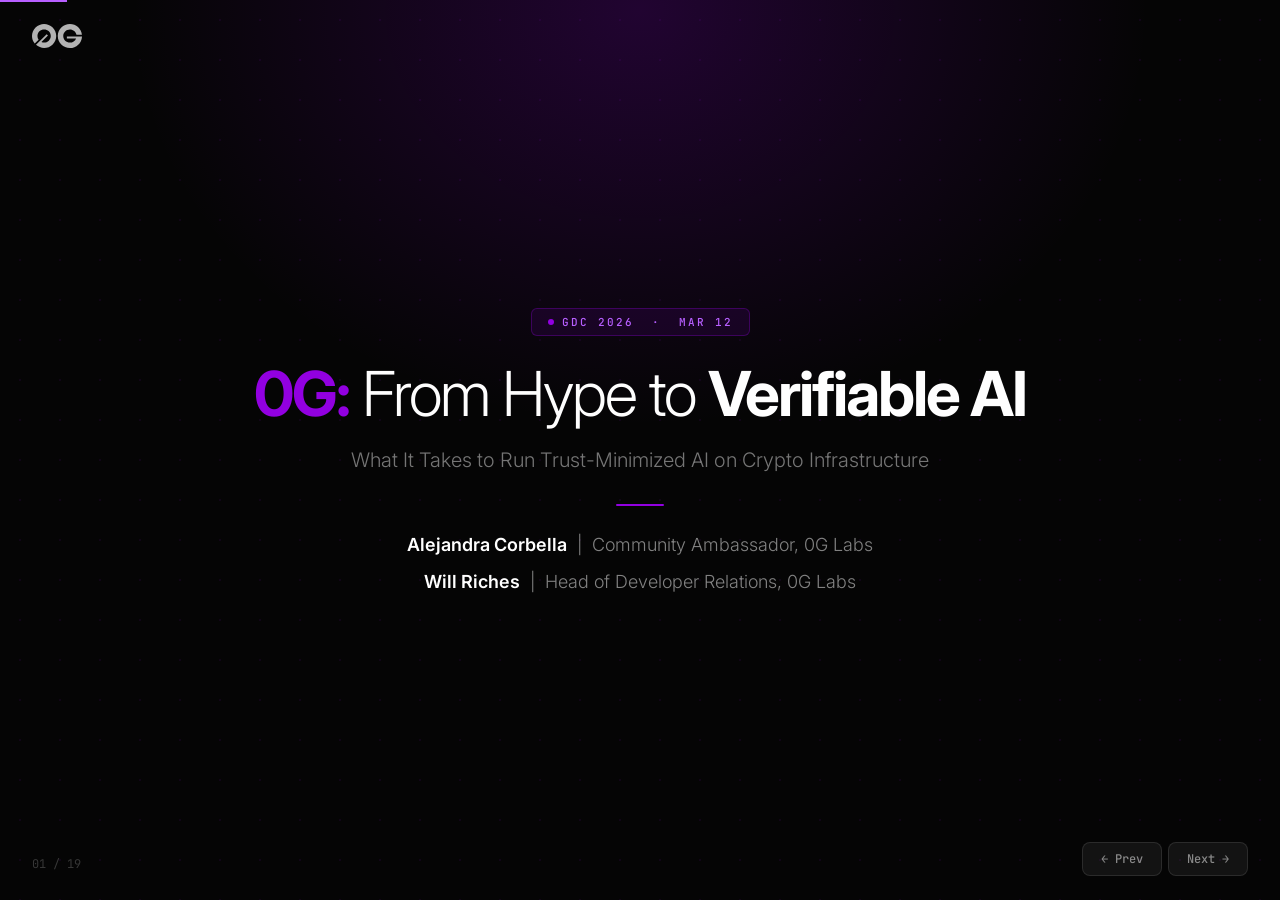
<file: 2026-03-12 GDC Zero Coding/index.html>
<!DOCTYPE html>
<html lang="en">
<head>
<meta charset="UTF-8">
<meta name="viewport" content="width=device-width, initial-scale=1.0">
<title>0G: From Hype to Verifiable AI</title>
<link rel="preconnect" href="https://fonts.googleapis.com">
<link rel="preconnect" href="https://fonts.gstatic.com" crossorigin>
<link href="https://fonts.googleapis.com/css2?family=Inter:wght@300;400;500;600;700;900&family=JetBrains+Mono:wght@400;500;600;700&display=swap" rel="stylesheet">
<style>
*,*::before,*::after{box-sizing:border-box;margin:0;padding:0}
:root{
  --bg:#FEFEFE;--bg-alt:#F8F6FB;--bg-card:#FFFFFF;
  --purple:#9200E1;--purple-light:#B75FFF;--purple-soft:rgba(146,0,225,0.06);
  --purple-border:rgba(146,0,225,0.15);--purple-glow:rgba(146,0,225,0.08);
  --text:#0A0A0A;--text-2:#444;--text-3:#888;--text-4:#bbb;
  --border:#E8E4EE;--border-light:#F0ECF4;
  --red:#E83E3E;--red-soft:rgba(232,62,62,0.08);--red-border:rgba(232,62,62,0.2);
  --green:#16A34A;--green-soft:rgba(22,163,74,0.08);
  --font:'Inter',sans-serif;
  --mono:'JetBrains Mono',monospace;
}
html,body{
  background:var(--bg);color:var(--text);
  font-family:var(--font);overflow:hidden;height:100%;width:100%;
  -webkit-font-smoothing:antialiased;
}

/* ===== SLIDE SYSTEM ===== */
.slide{
  display:none;position:absolute;inset:0;
  flex-direction:column;padding:64px 100px 80px;overflow:hidden;
}
.slide.active{display:flex}
.slide.center{justify-content:center;align-items:center;text-align:center;padding:80px 120px}

/* Subtle grid */
.slide::before{
  content:'';position:absolute;inset:0;
  background-image:radial-gradient(circle,rgba(146,0,225,0.04) 1px,transparent 1px);
  background-size:40px 40px;pointer-events:none;z-index:0;
}
/* Top glow */
.slide::after{
  content:'';position:absolute;top:-400px;left:50%;transform:translateX(-50%);
  width:1200px;height:700px;
  background:radial-gradient(ellipse,rgba(146,0,225,0.05) 0%,transparent 70%);
  pointer-events:none;z-index:0;
}

/* Dark slides */
.slide.dark{background:#050505;color:#FEFEFE}
.slide.dark::before{
  background-image:radial-gradient(circle,rgba(146,0,225,0.08) 1px,transparent 1px);
}
.slide.dark::after{
  background:radial-gradient(ellipse at 50% 30%,rgba(146,0,225,0.2) 0%,transparent 60%);
  top:-200px;
}

.slide>*{position:relative;z-index:1}

/* ===== TYPOGRAPHY ===== */
h1{font-size:62px;font-weight:300;line-height:1.1;letter-spacing:-2px;max-width:1000px}
h1 strong{font-weight:700}
h2{font-size:44px;font-weight:300;line-height:1.15;letter-spacing:-1.5px;max-width:900px}
h2 strong{font-weight:700}
h3{font-size:22px;font-weight:500;letter-spacing:-0.3px}
.subtitle{font-size:20px;color:var(--text-2);line-height:1.6;margin-top:16px;font-weight:300}
.accent{color:var(--purple)}
.mono{font-family:var(--mono)}

/* ===== TAG / BADGE ===== */
.tag{
  display:inline-flex;align-items:center;gap:8px;
  background:var(--purple-soft);border:1px solid var(--purple-border);
  font-family:var(--mono);font-size:11px;padding:6px 16px;border-radius:6px;
  text-transform:uppercase;letter-spacing:2px;color:var(--purple);
  margin-bottom:24px;font-weight:500;
}
.tag::before{content:'';width:6px;height:6px;background:var(--purple);border-radius:50%}
.slide.dark .tag{border-color:rgba(146,0,225,0.3);background:rgba(146,0,225,0.1);color:var(--purple-light)}

/* ===== DIVIDER ===== */
.divider{width:48px;height:2px;background:var(--purple);margin:24px 0;border-radius:1px;opacity:0.6}
.center .divider{margin:24px auto}

/* ===== STATS ===== */
.stat{font-family:var(--mono);font-size:56px;font-weight:700;color:var(--purple);line-height:1;letter-spacing:-2px}
.stat-label{
  font-family:var(--mono);font-size:11px;color:var(--text-3);
  text-transform:uppercase;letter-spacing:2px;margin-top:8px;
}
.stat-row{display:flex;gap:64px;flex-wrap:wrap}
.center .stat-row{justify-content:center}
.stat-block{text-align:center}

/* ===== SOURCE LINE ===== */
.source{
  position:absolute;bottom:28px;left:100px;right:100px;
  font-family:var(--mono);font-size:11px;color:var(--text-4);
  letter-spacing:0.5px;z-index:2;line-height:1.4;
}
.slide.dark .source{color:rgba(254,254,254,0.2)}

/* ===== CARDS ===== */
.card{
  background:var(--bg-card);border:1px solid var(--border);
  border-radius:12px;padding:28px 32px;
  transition:border-color 0.2s;
}
.card:hover{border-color:var(--purple-border)}
.card-grid{display:grid;gap:16px;margin-top:32px}
.card-grid.cols-2{grid-template-columns:1fr 1fr}
.card-grid.cols-3{grid-template-columns:1fr 1fr 1fr}
.card-grid.cols-4{grid-template-columns:1fr 1fr 1fr 1fr}
.card-title{font-family:var(--mono);font-size:11px;text-transform:uppercase;letter-spacing:2px;color:var(--purple);margin-bottom:12px;font-weight:600}
.card-value{font-size:28px;font-weight:700;letter-spacing:-1px}
.card-desc{font-size:14px;color:var(--text-2);margin-top:8px;line-height:1.5;font-weight:400}
.card-source{font-family:var(--mono);font-size:11px;color:var(--text-4);margin-top:12px;text-transform:uppercase;letter-spacing:1px}

/* ===== STACK ===== */
.stack{display:flex;flex-direction:column;gap:4px;margin-top:28px;width:100%;max-width:600px}
.stack-layer{
  display:flex;align-items:center;gap:16px;
  background:var(--bg-card);border:1px solid var(--border);
  padding:12px 20px;border-radius:8px;transition:all 0.2s;
}
.stack-layer:hover{border-color:var(--purple-border);background:var(--purple-soft)}
.stack-layer.hl{border-color:var(--purple-border);background:var(--purple-soft)}
.stack-icon{font-family:var(--mono);font-size:10px;color:var(--purple);min-width:72px;text-transform:uppercase;letter-spacing:1.5px;font-weight:700}
.stack-name{font-size:15px;font-weight:600;color:var(--text)}

/* ===== PILLS ===== */
.pill{
  display:inline-block;background:var(--purple-soft);border:1px solid var(--purple-border);
  color:var(--purple);font-size:14px;padding:8px 20px;border-radius:999px;
  font-family:var(--mono);font-weight:500;letter-spacing:0.5px;
}

/* ===== PARTNER ROW ===== */
.partner-row{display:flex;gap:10px;flex-wrap:wrap;margin-top:20px}
.partner-item{
  font-family:var(--mono);font-size:11px;color:var(--text-2);
  padding:8px 14px;border:1px solid var(--border);border-radius:6px;
  background:var(--bg-card);font-weight:500;letter-spacing:0.3px;
}

/* ===== CTA ===== */
.cta-btn{
  display:inline-block;background:var(--purple);color:#fff;
  font-size:20px;font-weight:600;padding:16px 48px;border-radius:12px;
  text-decoration:none;letter-spacing:0.3px;
  box-shadow:0 4px 24px rgba(146,0,225,0.25);transition:all 0.2s;
}
.cta-btn:hover{box-shadow:0 8px 40px rgba(146,0,225,0.4);transform:translateY(-2px)}

/* ===== DARK SLIDE TEXT ===== */
.slide.dark .subtitle{color:rgba(254,254,254,0.5)}
.slide.dark h3{color:rgba(254,254,254,0.6)}
.slide.dark .stat-label{color:rgba(254,254,254,0.35)}
.dark-card{
  background:rgba(255,255,255,0.05);border:1px solid rgba(255,255,255,0.08);
  border-radius:12px;padding:24px 32px;text-align:center;
}
.dark-card h3{color:#fff !important;font-size:20px;font-weight:600}
.dark-card p{font-size:13px;color:rgba(254,254,254,0.4);margin-top:4px}

/* ===== NAVIGATION ===== */
.nav{position:fixed;bottom:24px;right:32px;z-index:100;display:flex;gap:6px}
.nav button{
  background:var(--bg-card);border:1px solid var(--border);
  color:var(--text-3);padding:8px 18px;border-radius:8px;cursor:pointer;
  font-family:var(--mono);font-size:12px;font-weight:500;transition:all 0.2s;
}
.nav button:hover{background:var(--purple);color:#fff;border-color:var(--purple)}
.slide-counter{
  position:fixed;bottom:28px;left:32px;z-index:100;
  font-family:var(--mono);font-size:12px;color:var(--text-4);
}
.og-logo{
  position:fixed;top:24px;left:32px;z-index:100;
  width:50px;height:24px;color:rgba(10,10,10,0.65);
  transition:color 0.3s;
}
.og-logo svg{width:100%;height:100%}
.progress-bar{position:fixed;top:0;left:0;height:2px;background:var(--purple);z-index:300;transition:width 0.4s ease}

/* ===== PRIZE BAR ===== */
.prize-bar{
  display:flex;align-items:center;gap:14px;margin-top:12px;
}
.prize-bar .bar-track{flex:1;height:28px;background:var(--bg-alt);border-radius:6px;overflow:hidden;position:relative}
.prize-bar .bar-fill{height:100%;border-radius:6px;display:flex;align-items:center;padding-left:14px;
  font-family:var(--mono);font-size:12px;font-weight:600;color:#fff;
  transition:width 0.8s cubic-bezier(0.25,0.46,0.45,0.94);
}
.prize-label{font-family:var(--mono);font-size:13px;color:var(--text-3);min-width:32px;font-weight:500}

/* ===== BOUNTY FEATURE LIST ===== */
.feature-list{display:flex;flex-direction:column;gap:8px;margin-top:16px}
.feature-item{
  display:flex;align-items:flex-start;gap:10px;
  font-size:14px;color:var(--text-2);line-height:1.5;
}
.feature-item .check{color:var(--purple);font-size:16px;font-weight:700;flex-shrink:0;margin-top:1px}

/* ===== JUDGING BARS ===== */
.judge-bars{display:flex;flex-direction:column;gap:8px;margin-top:16px}
.judge-row{display:flex;align-items:center;gap:12px}
.judge-label{font-family:var(--mono);font-size:11px;color:var(--text-2);min-width:120px;font-weight:500;text-transform:uppercase;letter-spacing:1px}
.judge-track{flex:1;height:24px;background:var(--bg-alt);border-radius:6px;overflow:hidden}
.judge-fill{height:100%;border-radius:6px;display:flex;align-items:center;padding-left:10px;
  font-family:var(--mono);font-size:11px;font-weight:600;color:#fff;
  background:linear-gradient(90deg,var(--purple),var(--purple-light));
}

/* ===== ANIMATIONS ===== */
@keyframes fadeUp{from{opacity:0;transform:translateY(20px)}to{opacity:1;transform:translateY(0)}}
@keyframes growWidth{from{width:0}to{width:var(--target-w)}}
.slide.active>*{animation:fadeUp 0.5s ease both}
.slide.active>*:nth-child(1){animation-delay:0s}
.slide.active>*:nth-child(2){animation-delay:0.05s}
.slide.active>*:nth-child(3){animation-delay:0.1s}
.slide.active>*:nth-child(4){animation-delay:0.15s}
.slide.active>*:nth-child(5){animation-delay:0.2s}
.slide.active>*:nth-child(6){animation-delay:0.25s}
.slide.active>*:nth-child(7){animation-delay:0.3s}
.slide.active>*:nth-child(8){animation-delay:0.35s}

/* Layout helpers */
.flex{display:flex}.gap-16{gap:16px}.gap-24{gap:24px}.gap-32{gap:32px}.gap-48{gap:48px}
.flex-1{flex:1}.items-start{align-items:flex-start}.items-center{align-items:center}
.mt-8{margin-top:8px}.mt-12{margin-top:12px}.mt-16{margin-top:16px}.mt-20{margin-top:20px}
.mt-24{margin-top:24px}.mt-28{margin-top:28px}.mt-32{margin-top:32px}.mt-40{margin-top:40px}
.two-col{display:grid;grid-template-columns:1fr 1fr;gap:48px;margin-top:32px;width:100%}

/* ===== TRACK HEADER ===== */
.track-header{
  display:flex;align-items:center;gap:20px;margin-bottom:8px;
}
.track-number{
  font-family:var(--mono);font-size:48px;font-weight:700;color:var(--purple);
  letter-spacing:-2px;line-height:1;opacity:0.2;
}
.track-prize{
  display:inline-flex;align-items:center;gap:8px;
  font-family:var(--mono);font-size:14px;font-weight:600;color:var(--purple);
  background:var(--purple-soft);border:1px solid var(--purple-border);
  padding:6px 16px;border-radius:6px;
}

/* ===== USE CASE PILLS ===== */
.use-cases{display:flex;flex-wrap:wrap;gap:8px;margin-top:16px}
.use-case{
  font-size:12px;color:var(--text-2);
  padding:6px 14px;border:1px solid var(--border);border-radius:6px;
  background:var(--bg-card);font-weight:500;line-height:1.3;
}

/* ===== BAR CHART ===== */
.bar-chart{display:flex;flex-direction:column;gap:10px;margin-top:20px;width:100%}
.bar-row{display:flex;align-items:center;gap:14px}
.bar-label{font-family:var(--mono);font-size:13px;color:var(--text-3);min-width:48px;text-align:right;font-weight:500}
.bar-chart .bar-track{flex:1;height:32px;background:var(--bg-alt);border-radius:6px;overflow:hidden;position:relative}
.bar-chart .bar-fill{height:100%;border-radius:6px;display:flex;align-items:center;padding-left:14px;
  font-family:var(--mono);font-size:12px;font-weight:600;color:#fff;
  transition:width 0.8s cubic-bezier(0.25,0.46,0.45,0.94);
}
.bar-fill.purple{background:linear-gradient(90deg,var(--purple),var(--purple-light))}
.bar-fill.red{background:linear-gradient(90deg,#E83E3E,#F06060)}
.bar-fill.gray{background:#ccc}

/* ===== TRUST COLLAPSE ===== */
.trust-bars{display:flex;gap:20px;align-items:flex-end;height:140px;margin-top:16px}
.trust-col{display:flex;flex-direction:column;align-items:center;gap:6px;flex:1}
.trust-bar{width:100%;border-radius:6px 6px 0 0;display:flex;align-items:flex-end;justify-content:center;
  padding-bottom:8px;font-family:var(--mono);font-size:16px;font-weight:700;color:#fff;min-height:20px}
.trust-year{font-family:var(--mono);font-size:11px;color:var(--text-3);letter-spacing:1px}
.trust-arrow{font-size:20px;color:var(--red);align-self:center;margin:0 -4px}

/* ===== COMPARISON BARS ===== */
.vs-chart{display:flex;flex-direction:column;gap:8px;margin-top:20px;max-width:500px}
.vs-row{display:flex;align-items:center;gap:12px}
.vs-label{font-size:13px;color:var(--text-2);min-width:100px;font-weight:500}
.vs-bar{height:28px;border-radius:6px;display:flex;align-items:center;justify-content:flex-end;padding-right:12px;
  font-family:var(--mono);font-size:11px;font-weight:600;color:#fff;min-width:40px}

/* ===== COMPARE TABLE ===== */
.compare-table{
  width:100%;max-width:860px;border-collapse:collapse;margin-top:28px;
  font-size:15px;text-align:left;
}
.compare-table th{
  font-family:var(--mono);font-size:10px;text-transform:uppercase;letter-spacing:2px;
  color:var(--text-4);padding:12px 20px;border-bottom:2px solid var(--border);font-weight:600;
}
.compare-table td{padding:12px 20px;border-bottom:1px solid var(--border-light)}
.compare-table .col-legacy{color:var(--text-3);font-weight:400}
.compare-table .col-0g{color:var(--purple);font-weight:600}
.compare-table td:first-child{
  font-family:var(--mono);font-size:11px;text-transform:uppercase;
  letter-spacing:1px;color:var(--text-2);font-weight:600;width:120px;
}
.compare-table .col-src{font-family:var(--mono);font-size:11px;color:var(--text-4);text-transform:uppercase;letter-spacing:0.5px;width:140px}
.compare-table tbody tr:hover td{background:var(--purple-soft)}

/* ===== PROBLEM SLIDES ===== */
.problem-layout{display:grid;grid-template-columns:1fr 1fr;gap:48px;margin-top:36px;width:100%;max-width:960px;align-items:stretch}
.problem-graphic{
  display:flex;align-items:center;justify-content:center;
  width:100%;aspect-ratio:4/3;border-radius:16px;position:relative;overflow:hidden;
  background:var(--bg-alt);border:1px solid var(--border);
}
.problem-content{display:flex;flex-direction:column;gap:20px;text-align:left}
.problem-label{
  font-family:var(--mono);font-size:12px;text-transform:uppercase;letter-spacing:2px;
  color:var(--text-3);font-weight:600;
}
.problem-text{font-size:20px;color:var(--text);line-height:1.6;font-weight:400}
.problem-fix-wrap{display:flex;align-items:stretch}
.problem-fix{
  display:flex;flex-direction:column;gap:12px;justify-content:center;
  padding:24px 28px;border-radius:12px;width:100%;
  background:var(--purple-soft);border:1px solid var(--purple-border);
  opacity:0;transform:translateY(12px);
  transition:opacity 0.5s ease,transform 0.5s ease;
}
.slide.revealed .problem-fix{opacity:1;transform:translateY(0)}
.problem-fix .problem-label{color:var(--purple)}
.problem-fix .problem-text{color:var(--purple);font-weight:600}

/* Problem graphics */
.pgfx{position:absolute;border-radius:50%;pointer-events:none}

/* 1: Opacity — black box with ? */
.gfx-opacity{background:linear-gradient(135deg,var(--bg-alt),#eee8f4)}
.gfx-opacity .box{
  width:120px;height:120px;background:#1a1a1a;border-radius:16px;
  display:flex;align-items:center;justify-content:center;
  font-family:var(--mono);font-size:64px;font-weight:700;color:rgba(255,255,255,0.15);
  box-shadow:0 8px 40px rgba(0,0,0,0.15);
}
.gfx-opacity .ring{
  position:absolute;width:200px;height:200px;border:2px dashed var(--purple-border);
  border-radius:50%;opacity:0.4;
}

/* 2: Lock-in — padlock/chain */
.gfx-lockin{background:linear-gradient(135deg,var(--bg-alt),#eee8f4)}
.gfx-lockin .lock-body{
  width:80px;height:64px;background:var(--text-3);border-radius:10px;
  position:relative;display:flex;align-items:center;justify-content:center;
}
.gfx-lockin .lock-shackle{
  width:48px;height:36px;border:6px solid var(--text-3);border-bottom:none;
  border-radius:24px 24px 0 0;position:absolute;top:-32px;
}
.gfx-lockin .lock-hole{width:12px;height:12px;background:var(--bg-alt);border-radius:50%}
.gfx-lockin .chain{
  position:absolute;font-family:var(--mono);font-size:28px;color:var(--text-4);
  letter-spacing:4px;opacity:0.3;
}

/* 3: No ownership — floating disconnected nodes */
.gfx-ownership{background:linear-gradient(135deg,var(--bg-alt),#eee8f4)}
.gfx-ownership .node{
  position:absolute;border-radius:50%;border:2px solid var(--border);background:var(--bg-card);
  display:flex;align-items:center;justify-content:center;
  font-family:var(--mono);font-size:11px;color:var(--text-3);font-weight:600;
}
.gfx-ownership .node.orphan{border-style:dashed;border-color:var(--red-border);color:var(--red)}

/* 4: Centralized control — hub-spoke */
.gfx-central{background:linear-gradient(135deg,var(--bg-alt),#eee8f4)}
.gfx-central .hub{
  width:72px;height:72px;background:var(--red);border-radius:50%;
  display:flex;align-items:center;justify-content:center;
  font-family:var(--mono);font-size:11px;font-weight:700;color:#fff;
  letter-spacing:1px;text-transform:uppercase;z-index:2;position:relative;
  box-shadow:0 4px 24px rgba(232,62,62,0.25);
}
.gfx-central .spoke{
  position:absolute;width:36px;height:36px;background:var(--bg-card);
  border:2px solid var(--border);border-radius:50%;z-index:1;
}
.gfx-central .spoke-line{position:absolute;height:1px;background:var(--border);z-index:0;transform-origin:left center}

/* 5: Fragile — cracked block */
.gfx-fragile{background:linear-gradient(135deg,var(--bg-alt),#eee8f4)}
.gfx-fragile .block{
  width:140px;height:100px;background:var(--bg-card);border:2px solid var(--border);
  border-radius:12px;position:relative;overflow:hidden;
  display:flex;align-items:center;justify-content:center;
  font-family:var(--mono);font-size:12px;color:var(--text-3);font-weight:600;
  letter-spacing:1px;text-transform:uppercase;
}
.gfx-fragile .crack{
  position:absolute;top:0;left:50%;width:2px;height:100%;
  background:linear-gradient(to bottom,var(--red),transparent);opacity:0.6;
  transform:translateX(-50%) rotate(8deg);
}
.gfx-fragile .crack2{
  position:absolute;top:30%;left:45%;width:2px;height:50%;
  background:linear-gradient(to bottom,var(--red),transparent);opacity:0.4;
  transform:rotate(-15deg);
}
.gfx-fragile .spark{
  position:absolute;width:6px;height:6px;background:var(--red);border-radius:50%;opacity:0.5;
}

/* 6: Misaligned incentives — unbalanced scale */
.gfx-incentives{background:linear-gradient(135deg,var(--bg-alt),#eee8f4)}
.scale-wrap{position:relative;width:260px;height:200px}
/* Base */
.scale-base{
  position:absolute;bottom:0;left:50%;transform:translateX(-50%);
  width:100px;height:6px;background:var(--text-3);border-radius:3px;
}
/* Pillar */
.scale-pillar{
  position:absolute;bottom:6px;left:50%;transform:translateX(-50%);
  width:6px;height:70px;background:var(--text-3);border-radius:2px;
}
/* Fulcrum triangle */
.scale-fulcrum{
  position:absolute;bottom:72px;left:50%;transform:translateX(-50%);
  width:0;height:0;
  border-left:14px solid transparent;border-right:14px solid transparent;
  border-bottom:16px solid var(--text-3);
}
/* Beam */
.scale-beam{
  position:absolute;bottom:88px;left:50%;transform:translateX(-50%) rotate(-14deg);
  width:240px;height:5px;background:var(--text-3);border-radius:2px;
  transform-origin:center center;
}
/* Chains */
.scale-chain{
  position:absolute;width:2px;background:var(--text-3);
}
.scale-chain.left{height:30px;bottom:58px;left:22px;transform:rotate(14deg)}
.scale-chain.left2{height:30px;bottom:58px;left:42px;transform:rotate(14deg)}
.scale-chain.right{height:50px;bottom:38px;right:22px;transform:rotate(-14deg)}
.scale-chain.right2{height:50px;bottom:38px;right:42px;transform:rotate(-14deg)}
/* Pans */
.scale-pan{
  position:absolute;height:14px;border-radius:0 0 50% 50%;
  border:3px solid var(--text-3);border-top:none;
}
.scale-pan.left-pan{width:56px;bottom:16px;left:5px;border-color:var(--red);background:var(--red-soft)}
.scale-pan.right-pan{width:56px;bottom:74px;right:5px;border-color:var(--purple);background:var(--purple-soft)}
/* Weight blocks */
.scale-weight{
  position:absolute;border-radius:4px;
  font-family:var(--mono);font-size:9px;font-weight:700;
  display:flex;align-items:center;justify-content:center;
  letter-spacing:0.5px;text-transform:uppercase;
}
/* Labels */
.scale-label{
  position:absolute;font-family:var(--mono);font-size:11px;font-weight:600;
  letter-spacing:1px;text-transform:uppercase;text-align:center;
}
</style>
</head>
<body>

<div class="progress-bar" id="progress"></div>
<div class="og-logo"><svg xmlns="http://www.w3.org/2000/svg" width="100%" height="100%" viewBox="0 0 50 24" fill="none" preserveAspectRatio="xMidYMid meet" aria-hidden="true" role="img"><path d="M50.0009 12.6136C49.6855 18.9497 44.3897 23.9913 37.9033 23.9913C31.214 23.9913 25.791 18.6291 25.791 12.0146C25.791 5.40009 31.214 0.0380859 37.9033 0.0380859C44.1841 0.0380859 49.3483 4.76491 49.956 10.8171H44.4555C43.8858 7.75086 41.169 5.42761 37.9035 5.42761C34.2241 5.42761 31.2416 8.37672 31.2416 12.0146C31.2416 15.6527 34.2241 18.6018 37.9035 18.6018C40.7281 18.6018 43.1418 16.8636 44.111 14.4101H34.8753V12.6136H50.0009Z" fill="currentColor"/><path d="M3.98642 20.8584C8.74078 25.1181 16.0905 24.9803 20.6772 20.4453C25.4072 15.7681 25.4072 8.18505 20.6772 3.50781C15.9469 -1.16927 8.27782 -1.16927 3.54764 3.50781C-0.893505 7.8992 -1.16488 14.8521 2.73348 19.5567L6.62297 15.7108C4.83311 13.1445 5.09269 9.60205 7.40183 7.31886C10.0034 4.7464 14.2215 4.7464 16.8231 7.31886C19.4245 9.89129 19.4245 14.062 16.8231 16.6345C14.8257 18.6094 11.8757 19.0682 9.43583 18.0106L15.9665 11.5531L14.6819 10.2829L3.98642 20.8584Z" fill="currentColor"/></svg></div>

<!-- ============================================================ -->
<!-- SLIDE 1: TITLE (DARK)                                        -->
<!-- ============================================================ -->
<div class="slide dark center active">
  <span class="tag">GDC 2026 &nbsp;·&nbsp; Mar 12</span>
  <h1><strong class="accent">0G:</strong> From Hype to <strong>Verifiable AI</strong></h1>
  <p class="subtitle" style="color:rgba(254,254,254,0.45)">What It Takes to Run Trust-Minimized AI on Crypto Infrastructure</p>
  <div class="divider" style="margin:28px auto"></div>
  <div style="display:flex;flex-direction:column;gap:16px">
    <p style="font-size:18px;color:rgba(254,254,254,0.5);font-weight:300"><strong style="color:#fff;font-weight:600">Alejandra Corbella</strong> &nbsp;|&nbsp; Community Ambassador, 0G Labs</p>
    <p style="font-size:18px;color:rgba(254,254,254,0.5);font-weight:300"><strong style="color:#fff;font-weight:600">Will Riches</strong> &nbsp;|&nbsp; Head of Developer Relations, 0G Labs</p>
  </div>
</div>

<!-- ============================================================ -->
<!-- SLIDE 2: THE CONFLICT                                         -->
<!-- ============================================================ -->
<div class="slide">
  <span class="tag">The Conflict</span>
  <h2>Reputation Is a <strong class="accent">Single Point of Failure</strong></h2>
  <p class="subtitle">In the Agent Economy, trust is a vulnerability.</p>

  <div class="two-col" style="margin-top:36px">
    <!-- Left: Market Growth -->
    <div>
      <h3 style="font-size:14px;font-family:var(--mono);text-transform:uppercase;letter-spacing:2px;color:var(--text-3);font-weight:600">Agentic AI Market</h3>
      <div class="bar-chart" style="margin-top:16px">
        <div class="bar-row">
          <span class="bar-label">2024</span>
          <div class="bar-track"><div class="bar-fill purple" style="width:66%">$5.99B</div></div>
        </div>
        <div class="bar-row">
          <span class="bar-label">2025</span>
          <div class="bar-track"><div class="bar-fill purple" style="width:71%">$6.5B</div></div>
        </div>
        <div class="bar-row">
          <span class="bar-label">2026</span>
          <div class="bar-track"><div class="bar-fill purple" style="width:100%">$9.1B</div></div>
        </div>
      </div>

      <!-- Trust collapse -->
      <div style="margin-top:24px;background:var(--red-soft);border:1px solid var(--red-border);border-radius:10px;padding:16px 20px">
        <h3 style="font-size:12px;font-family:var(--mono);text-transform:uppercase;letter-spacing:2px;color:var(--red);font-weight:600;margin-bottom:8px">Trust in Autonomous AI — Collapsing</h3>
        <div class="trust-bars" style="height:140px">
          <div class="trust-col">
            <div class="trust-bar" style="height:120px;background:linear-gradient(var(--purple),var(--purple-light))">43%</div>
            <span class="trust-year">2024</span>
          </div>
          <span class="trust-arrow">→</span>
          <div class="trust-col">
            <div class="trust-bar" style="height:90px;background:linear-gradient(#c060e0,#d090f0)">37%</div>
            <span class="trust-year">Mid</span>
          </div>
          <span class="trust-arrow">→</span>
          <div class="trust-col">
            <div class="trust-bar" style="height:64px;background:linear-gradient(var(--red),#F06060)">27%</div>
            <span class="trust-year">2025</span>
          </div>
        </div>
        <div style="font-family:var(--mono);font-size:10px;color:var(--red);margin-top:8px;letter-spacing:1px;text-transform:uppercase">Capgemini Research Institute</div>
      </div>
    </div>

    <!-- Right: Key Stats -->
    <div>
      <h3 style="font-size:14px;font-family:var(--mono);text-transform:uppercase;letter-spacing:2px;color:var(--text-3);font-weight:600">The Damage</h3>
      <div class="card-grid cols-1" style="grid-template-columns:1fr;gap:12px;margin-top:16px">
        <div class="card" style="display:flex;align-items:center;gap:20px;padding:20px 24px">
          <div style="font-family:var(--mono);font-size:32px;font-weight:700;color:var(--red);letter-spacing:-1px">$3.4B</div>
          <div>
            <div style="font-size:14px;font-weight:600">Crypto Exploits (2025)</div>
            <div class="card-source">Chainalysis Crypto Crime Report</div>
          </div>
        </div>
        <div class="card" style="display:flex;align-items:center;gap:20px;padding:20px 24px">
          <div style="font-family:var(--mono);font-size:32px;font-weight:700;color:var(--red);letter-spacing:-1px">$1.8B</div>
          <div>
            <div style="font-size:14px;font-weight:600">Malicious MEV Since 2020</div>
            <div class="card-source">Flashbots Research</div>
          </div>
        </div>
        <div class="card" style="display:flex;align-items:center;gap:20px;padding:20px 24px">
          <div style="font-family:var(--mono);font-size:32px;font-weight:700;color:var(--purple);letter-spacing:-1px">100:1</div>
          <div>
            <div style="font-size:14px;font-weight:600">Non-Human to Human IDs</div>
            <div class="card-source">Astrix Security 2025</div>
          </div>
        </div>
      </div>
    </div>
  </div>

  <div class="source">Sources: Fortune Business Insights (2026) · Capgemini Research Institute · Chainalysis Crypto Crime Report 2025 · Astrix Security · Anthropic arXiv (Nov 2025)</div>
</div>

<!-- ============================================================ -->
<!-- SLIDE 3: INSTITUTIONAL VALIDATION                            -->
<!-- ============================================================ -->
<div class="slide">
  <span class="tag">Institutional Validation</span>
  <h2>Aristotle <strong class="accent">Mainnet</strong></h2>
  <p class="subtitle">Live since September 2025. Production infrastructure.</p>

  <div class="card-grid cols-3 mt-28">
    <div class="card" style="text-align:center;padding:28px 20px">
      <div style="font-family:var(--mono);font-size:36px;font-weight:700;color:var(--purple);letter-spacing:-1px">$325M+</div>
      <div class="card-desc" style="font-weight:500;margin-top:4px">Raised from tier-one investors</div>
    </div>
    <div class="card" style="text-align:center;padding:28px 20px">
      <div style="font-family:var(--mono);font-size:36px;font-weight:700;color:var(--purple);letter-spacing:-1px">400+</div>
      <div class="card-desc" style="font-weight:500;margin-top:4px">Integrations across the stack</div>
    </div>
    <div class="card" style="text-align:center;padding:28px 20px">
      <div style="font-family:var(--mono);font-size:36px;font-weight:700;color:var(--purple);letter-spacing:-1px">300+</div>
      <div class="card-desc" style="font-weight:500;margin-top:4px">Ecosystem projects building</div>
    </div>
  </div>

  <div style="margin-top:28px">
    <h3 style="font-size:12px;font-family:var(--mono);text-transform:uppercase;letter-spacing:2px;color:var(--text-3);font-weight:600;margin-bottom:12px">Key Partners</h3>
    <div class="partner-row">
      <span class="partner-item">ZSTK (NASDAQ)</span>
      <span class="partner-item">Coinbase Cloud</span>
      <span class="partner-item">Alibaba Cloud</span>
      <span class="partner-item">Google Cloud</span>
      <span class="partner-item">Lido</span>
      <span class="partner-item">Chainlink CCIP</span>
    </div>
  </div>

  <div class="card mt-20" style="display:inline-flex;align-items:center;gap:16px;padding:16px 28px;border-color:var(--purple-border);background:var(--purple-soft)">
    <div style="font-family:var(--mono);font-size:28px;font-weight:700;color:var(--purple)">$88.88M</div>
    <div style="font-size:14px;font-weight:500;color:var(--text-2)">Builder incentives deployed via Guild 2.0</div>
  </div>

  <div class="source">Source: 0G Labs · CoinGecko · NASDAQ filings (ZSTK)</div>
</div>


<!-- ============================================================ -->
<!-- SLIDE 4: WHAT IS 0G                                           -->
<!-- ============================================================ -->
<div class="slide center">
  <span class="tag">What is 0G</span>
  <h2>The Decentralized <strong class="accent">AI Operating System</strong></h2>
  <p class="subtitle">One integrated stack. Purpose-built for AI.</p>

  <!-- Architecture diagram built with CSS -->
  <div style="width:100%;max-width:820px;margin-top:32px;display:flex;flex-direction:column;gap:6px">

    <!-- Layer 5: Alignment -->
    <div style="border:1px solid var(--purple-border);border-radius:10px;padding:16px 20px;background:var(--purple-soft)">
      <div style="font-family:var(--mono);font-size:11px;font-weight:700;color:var(--purple);text-transform:uppercase;letter-spacing:2px;text-align:center;margin-bottom:10px">Alignment</div>
      <div style="display:flex;gap:8px;justify-content:center">
        <span style="background:var(--purple);color:#fff;font-size:12px;font-weight:600;padding:6px 16px;border-radius:6px;font-family:var(--mono)">Model Drift</span>
        <span style="background:var(--purple);color:#fff;font-size:12px;font-weight:600;padding:6px 16px;border-radius:6px;font-family:var(--mono)">Bias Detection</span>
        <span style="background:var(--purple);color:#fff;font-size:12px;font-weight:600;padding:6px 16px;border-radius:6px;font-family:var(--mono)">Governance</span>
      </div>
    </div>

    <!-- Layer 4: Service Marketplace -->
    <div style="border:1px solid var(--border);border-radius:10px;padding:16px 20px;background:var(--bg-card)">
      <div style="font-family:var(--mono);font-size:11px;font-weight:700;color:var(--text-2);text-transform:uppercase;letter-spacing:2px;text-align:center;margin-bottom:10px">Service Marketplace</div>
      <div style="display:flex;gap:8px;justify-content:center">
        <span style="background:var(--bg-alt);border:1px solid var(--border);font-size:12px;font-weight:500;padding:6px 16px;border-radius:6px;color:var(--text-2);font-family:var(--mono)">Provider Registration</span>
        <span style="background:var(--bg-alt);border:1px solid var(--border);font-size:12px;font-weight:500;padding:6px 16px;border-radius:6px;color:var(--text-2);font-family:var(--mono)">Developer Services</span>
        <span style="background:var(--bg-alt);border:1px solid var(--border);font-size:12px;font-weight:500;padding:6px 16px;border-radius:6px;color:var(--text-2);font-family:var(--mono)">Payment Settlement</span>
      </div>
    </div>

    <!-- Layer 3: Three pillars -->
    <div style="display:grid;grid-template-columns:1fr 1fr 1fr;gap:6px">
      <!-- Storage -->
      <div style="border:1px solid var(--purple-border);border-radius:10px;padding:16px 14px;background:var(--bg-card)">
        <div style="font-family:var(--mono);font-size:11px;font-weight:700;color:var(--purple);text-transform:uppercase;letter-spacing:2px;text-align:center;margin-bottom:10px">Storage</div>
        <div style="display:flex;flex-direction:column;gap:5px">
          <span style="background:var(--purple);color:#fff;font-size:11px;font-weight:600;padding:5px 12px;border-radius:5px;text-align:center;font-family:var(--mono)">Datasets</span>
          <span style="background:var(--purple);color:#fff;font-size:11px;font-weight:600;padding:5px 12px;border-radius:5px;text-align:center;font-family:var(--mono)">Models</span>
          <span style="background:var(--purple);color:#fff;font-size:11px;font-weight:600;padding:5px 12px;border-radius:5px;text-align:center;font-family:var(--mono)">Assets</span>
          <span style="background:var(--purple);color:#fff;font-size:11px;font-weight:600;padding:5px 12px;border-radius:5px;text-align:center;font-family:var(--mono)">Vectors</span>
        </div>
      </div>

      <!-- DA -->
      <div style="border:1px solid var(--purple-border);border-radius:10px;padding:16px 14px;background:var(--bg-card)">
        <div style="font-family:var(--mono);font-size:11px;font-weight:700;color:var(--purple);text-transform:uppercase;letter-spacing:2px;text-align:center;margin-bottom:10px">Data Availability</div>
        <div style="display:flex;flex-direction:column;gap:5px">
          <span style="background:var(--purple);color:#fff;font-size:11px;font-weight:600;padding:5px 12px;border-radius:5px;text-align:center;font-family:var(--mono)">Provenance</span>
          <span style="background:var(--purple);color:#fff;font-size:11px;font-weight:600;padding:5px 12px;border-radius:5px;text-align:center;font-family:var(--mono)">Accessibility</span>
        </div>
      </div>

      <!-- Compute -->
      <div style="border:1px solid var(--purple-border);border-radius:10px;padding:16px 14px;background:var(--bg-card)">
        <div style="font-family:var(--mono);font-size:11px;font-weight:700;color:var(--purple);text-transform:uppercase;letter-spacing:2px;text-align:center;margin-bottom:10px">Compute</div>
        <div style="display:flex;flex-direction:column;gap:5px">
          <span style="background:var(--purple);color:#fff;font-size:11px;font-weight:600;padding:5px 12px;border-radius:5px;text-align:center;font-family:var(--mono)">Inference</span>
          <span style="background:var(--purple);color:#fff;font-size:11px;font-weight:600;padding:5px 12px;border-radius:5px;text-align:center;font-family:var(--mono)">Training</span>
          <span style="background:var(--purple);color:#fff;font-size:11px;font-weight:600;padding:5px 12px;border-radius:5px;text-align:center;font-family:var(--mono)">RAG</span>
          <span style="background:var(--purple);color:#fff;font-size:11px;font-weight:600;padding:5px 12px;border-radius:5px;text-align:center;font-family:var(--mono)">Agents</span>
        </div>
      </div>
    </div>

    <!-- Layer 1: Chain -->
    <div style="border:1px solid var(--purple-border);border-radius:10px;padding:14px 20px;background:linear-gradient(90deg,var(--purple-soft),rgba(183,95,255,0.08))">
      <div style="font-family:var(--mono);font-size:11px;font-weight:700;color:var(--purple);text-transform:uppercase;letter-spacing:2px;text-align:center;margin-bottom:6px">Chain</div>
      <div style="text-align:center">
        <span style="background:linear-gradient(90deg,var(--purple),var(--purple-light));color:#fff;font-size:12px;font-weight:600;padding:6px 24px;border-radius:6px;font-family:var(--mono)">Infinite Scalability</span>
      </div>
    </div>

  </div>
</div>

<!-- ============================================================ -->
<!-- SLIDE 5: WHAT IS 0G — FOUR COMPONENTS                        -->
<!-- ============================================================ -->
<div class="slide">
  <span class="tag">The Stack</span>
  <h2>Four Core <strong class="accent">Components</strong></h2>
  <p class="subtitle">The complete infrastructure for building AI-powered applications on-chain.</p>

  <div class="card-grid cols-2 mt-32" style="max-width:960px">
    <div class="card" style="padding:32px;border-color:var(--purple-border)">
      <div style="display:flex;align-items:center;gap:14px;margin-bottom:14px">
        <div style="background:var(--purple-soft);border:1px solid var(--purple-border);border-radius:10px;width:48px;height:48px;display:flex;align-items:center;justify-content:center;font-family:var(--mono);font-size:11px;font-weight:700;color:var(--purple);letter-spacing:0.5px;flex-shrink:0">CHAIN</div>
        <div>
          <div style="font-size:20px;font-weight:700;letter-spacing:-0.5px">0G Chain</div>
        </div>
      </div>
      <div class="card-desc" style="margin-top:0;font-size:15px;line-height:1.6">EVM-compatible blockchain. Deploy with Solidity, Hardhat, Foundry — tools you already know.</div>
      <div style="display:flex;gap:8px;margin-top:14px;flex-wrap:wrap">
        <span class="pill" style="font-size:11px;padding:4px 12px">11K+ TPS</span>
        <span class="pill" style="font-size:11px;padding:4px 12px">~1s Finality</span>
        <span class="pill" style="font-size:11px;padding:4px 12px">EVM</span>
      </div>
    </div>

    <div class="card" style="padding:32px;border-color:var(--purple-border)">
      <div style="display:flex;align-items:center;gap:14px;margin-bottom:14px">
        <div style="background:var(--purple-soft);border:1px solid var(--purple-border);border-radius:10px;width:48px;height:48px;display:flex;align-items:center;justify-content:center;font-family:var(--mono);font-size:9px;font-weight:700;color:var(--purple);letter-spacing:0.5px;flex-shrink:0">COMP</div>
        <div>
          <div style="font-size:20px;font-weight:700;letter-spacing:-0.5px">0G Compute</div>
        </div>
      </div>
      <div class="card-desc" style="margin-top:0;font-size:15px;line-height:1.6">Decentralized AI inference and training. Verifiable with TEE, ZKML, and optimistic proofs.</div>
      <div style="display:flex;gap:8px;margin-top:14px;flex-wrap:wrap">
        <span class="pill" style="font-size:11px;padding:4px 12px">Inference</span>
        <span class="pill" style="font-size:11px;padding:4px 12px">Fine-Tuning</span>
        <span class="pill" style="font-size:11px;padding:4px 12px">RAG</span>
      </div>
    </div>

    <div class="card" style="padding:32px;border-color:var(--purple-border)">
      <div style="display:flex;align-items:center;gap:14px;margin-bottom:14px">
        <div style="background:var(--purple-soft);border:1px solid var(--purple-border);border-radius:10px;width:48px;height:48px;display:flex;align-items:center;justify-content:center;font-family:var(--mono);font-size:9px;font-weight:700;color:var(--purple);letter-spacing:0.5px;flex-shrink:0">STORE</div>
        <div>
          <div style="font-size:20px;font-weight:700;letter-spacing:-0.5px">0G Storage</div>
        </div>
      </div>
      <div class="card-desc" style="margin-top:0;font-size:15px;line-height:1.6">Decentralized storage network. Datasets, model weights, assets, and vector embeddings.</div>
      <div style="display:flex;gap:8px;margin-top:14px;flex-wrap:wrap">
        <span class="pill" style="font-size:11px;padding:4px 12px">Datasets</span>
        <span class="pill" style="font-size:11px;padding:4px 12px">Models</span>
        <span class="pill" style="font-size:11px;padding:4px 12px">Vectors</span>
      </div>
    </div>

    <div class="card" style="padding:32px;border-color:var(--purple-border)">
      <div style="display:flex;align-items:center;gap:14px;margin-bottom:14px">
        <div style="background:var(--purple-soft);border:1px solid var(--purple-border);border-radius:10px;width:48px;height:48px;display:flex;align-items:center;justify-content:center;font-family:var(--mono);font-size:14px;font-weight:700;color:var(--purple);letter-spacing:0.5px;flex-shrink:0">DA</div>
        <div>
          <div style="font-size:20px;font-weight:700;letter-spacing:-0.5px">0G DA</div>
        </div>
      </div>
      <div class="card-desc" style="margin-top:0;font-size:15px;line-height:1.6">Infinitely-scalable data availability layer. Provenance and accessibility for all on-chain data.</div>
      <div style="display:flex;gap:8px;margin-top:14px;flex-wrap:wrap">
        <span class="pill" style="font-size:11px;padding:4px 12px">50 Gbps</span>
        <span class="pill" style="font-size:11px;padding:4px 12px">Provenance</span>
        <span class="pill" style="font-size:11px;padding:4px 12px">50,000×</span>
      </div>
    </div>
  </div>
</div>

<!-- ============================================================ -->
<!-- SLIDE 6: 0G STORAGE                                          -->
<!-- ============================================================ -->
<div class="slide">
  <span class="tag">0G Storage</span>
  <h2>Agent Memory, <strong class="accent">Verified</strong></h2>
  <p class="subtitle">Training sets. Model weights. Agent memory. Decentralized and cryptographically secured.</p>

  <div class="two-col" style="margin-top:36px">
    <!-- Left: Cost comparison -->
    <div>
      <h3 style="font-size:14px;font-family:var(--mono);text-transform:uppercase;letter-spacing:2px;color:var(--text-3);font-weight:600">Monthly Cloud Storage Cost</h3>
      <div class="vs-chart mt-16">
        <div class="vs-row">
          <span class="vs-label" style="color:var(--text-3)">AWS S3</span>
          <div class="vs-bar" style="width:100%;background:linear-gradient(90deg,#ccc,#aaa)">$100K/mo</div>
        </div>
        <div class="vs-row">
          <span class="vs-label" style="color:var(--purple);font-weight:600">0G Storage</span>
          <div class="vs-bar" style="width:5%;background:linear-gradient(90deg,var(--purple),var(--purple-light));min-width:80px">$5K/mo</div>
        </div>
      </div>
      <div class="pill mt-20" style="font-size:20px;padding:12px 28px;font-weight:700">80–90% Cost Savings</div>
      <div class="card-source mt-12">0G Labs benchmarks vs AWS S3 pricing</div>
    </div>

    <!-- Right: Features -->
    <div>
      <h3 style="font-size:14px;font-family:var(--mono);text-transform:uppercase;letter-spacing:2px;color:var(--text-3);font-weight:600">What You Get</h3>
      <div style="display:flex;flex-direction:column;gap:12px;margin-top:16px">
        <div class="card" style="padding:16px 20px;display:flex;align-items:center;gap:14px">
          <span style="color:var(--purple);font-size:18px;font-weight:700">✓</span>
          <div><div style="font-weight:600;font-size:15px">Verifiable Permanence</div><div style="font-size:13px;color:var(--text-3)">Cryptographic proof of data integrity</div></div>
        </div>
        <div class="card" style="padding:16px 20px;display:flex;align-items:center;gap:14px">
          <span style="color:var(--purple);font-size:18px;font-weight:700">✓</span>
          <div><div style="font-weight:600;font-size:15px">Tamper-Proof</div><div style="font-size:13px;color:var(--text-3)">Immutable storage with erasure coding</div></div>
        </div>
        <div class="card" style="padding:16px 20px;display:flex;align-items:center;gap:14px">
          <span style="color:var(--purple);font-size:18px;font-weight:700">✓</span>
          <div><div style="font-weight:600;font-size:15px">Decentralized Redundancy</div><div style="font-size:13px;color:var(--text-3)">No single point of failure</div></div>
        </div>
        <div class="card" style="padding:16px 20px;display:flex;align-items:center;gap:14px">
          <span style="color:var(--purple);font-size:18px;font-weight:700">✓</span>
          <div><div style="font-weight:600;font-size:15px">80–90% Cost Reduction</div><div style="font-size:13px;color:var(--text-3)">vs. traditional cloud providers</div></div>
        </div>
      </div>
    </div>
  </div>

  <div class="source">Source: 0G Labs benchmarks vs AWS S3 pricing (us-east-1) · Production deployment data</div>
</div>

<!-- ============================================================ -->
<!-- SLIDE 7: 0G COMPUTE                                          -->
<!-- ============================================================ -->
<div class="slide">
  <span class="tag">0G Compute</span>
  <h2>Trustless <strong class="accent">Inference and Training</strong></h2>
  <p class="subtitle">You don't have to trust that the model ran correctly — you can prove it.</p>

  <div style="display:flex;flex-direction:column;gap:8px;margin-top:20px;align-items:flex-start">
    <div style="display:flex;gap:12px">
      <div style="display:inline-flex;align-items:center;gap:8px;background:var(--green-soft);border:1px solid rgba(22,163,74,0.25);padding:6px 16px;border-radius:6px">
        <span style="width:6px;height:6px;background:var(--green);border-radius:50%"></span>
        <span style="font-family:var(--mono);font-size:12px;font-weight:600;color:var(--green);letter-spacing:0.5px">Inference</span>
      </div>
      <div style="display:inline-flex;align-items:center;gap:8px;background:var(--green-soft);border:1px solid rgba(22,163,74,0.25);padding:6px 16px;border-radius:6px">
        <span style="width:6px;height:6px;background:var(--green);border-radius:50%"></span>
        <span style="font-family:var(--mono);font-size:12px;font-weight:600;color:var(--green);letter-spacing:0.5px">Fine-Tuning</span>
      </div>
      <div style="display:inline-flex;align-items:center;gap:8px;background:var(--purple-soft);border:1px solid var(--purple-border);padding:6px 16px;border-radius:6px">
        <span style="width:6px;height:6px;background:var(--purple);border-radius:50%;opacity:0.6"></span>
        <span style="font-family:var(--mono);font-size:12px;font-weight:600;color:var(--purple);letter-spacing:0.5px">Pre-Training</span>
      </div>
    </div>
  </div>

  <div class="two-col" style="margin-top:24px">
    <!-- Left: GLM-5 -->
    <div>
      <div class="card" style="border-color:var(--purple-border);background:var(--purple-soft);padding:32px">
        <div class="card-title">GLM-5 · Live on 0G Compute</div>
        <div style="font-family:var(--mono);font-size:56px;font-weight:700;color:var(--purple);letter-spacing:-2px">744B</div>
        <div style="font-size:16px;font-weight:600;margin-top:8px">Parameters · SOTA Open-Source · MIT License</div>
        <div style="font-size:14px;color:var(--text-2);margin-top:8px;line-height:1.5">Beats GPT-5.2 on BrowseComp and Terminal-Bench.</div>
        <div class="card-source mt-12">0G Labs · Feb 2026</div>
      </div>
    </div>

    <!-- Right: Verification methods -->
    <div>
      <h3 style="font-size:14px;font-family:var(--mono);text-transform:uppercase;letter-spacing:2px;color:var(--text-3);font-weight:600">Verification Methods</h3>
      <div style="display:flex;flex-direction:column;gap:10px;margin-top:16px">
        <div class="card" style="padding:18px 22px">
          <div style="display:flex;align-items:center;gap:12px">
            <div style="background:var(--purple-soft);border:1px solid var(--purple-border);border-radius:8px;width:40px;height:40px;display:flex;align-items:center;justify-content:center;font-family:var(--mono);font-size:12px;font-weight:700;color:var(--purple)">TEE</div>
            <div>
              <div style="font-weight:600;font-size:15px">Trusted Execution</div>
              <div style="font-size:13px;color:var(--text-3)">Sub-second verification · Hardware isolation</div>
            </div>
          </div>
        </div>
        <div class="card" style="padding:18px 22px">
          <div style="display:flex;align-items:center;gap:12px">
            <div style="background:var(--purple-soft);border:1px solid var(--purple-border);border-radius:8px;width:40px;height:40px;display:flex;align-items:center;justify-content:center;font-family:var(--mono);font-size:10px;font-weight:700;color:var(--purple)">ZK</div>
            <div>
              <div style="font-weight:600;font-size:15px">ZKML Proofs</div>
              <div style="font-size:13px;color:var(--text-3)">Cryptographic proof · No hardware trust</div>
            </div>
          </div>
        </div>
        <div class="card" style="padding:18px 22px">
          <div style="display:flex;align-items:center;gap:12px">
            <div style="background:var(--purple-soft);border:1px solid var(--purple-border);border-radius:8px;width:40px;height:40px;display:flex;align-items:center;justify-content:center;font-family:var(--mono);font-size:10px;font-weight:700;color:var(--purple)">OPT</div>
            <div>
              <div style="font-weight:600;font-size:15px">Optimistic Rollups</div>
              <div style="font-size:13px;color:var(--text-3)">Maximum throughput · Cost-efficient</div>
            </div>
          </div>
        </div>
      </div>
    </div>
  </div>

  <div class="source">Source: DiLoCoX arXiv:2506.21263 (with China Mobile) · 0G Compute architecture docs</div>
</div>

<!-- ============================================================ -->
<!-- SLIDE 8: 0G DA & CHAIN                                       -->
<!-- ============================================================ -->
<div class="slide center">
  <span class="tag">0G DA & Chain</span>
  <h2>Speed Without <strong class="accent">Compromise</strong></h2>
  <p class="subtitle">The data highway and the settlement layer.</p>

  <div class="card-grid cols-3 mt-32" style="max-width:900px">
    <div class="card" style="text-align:center;padding:32px 24px">
      <div class="card-title">DA Throughput</div>
      <div style="font-family:var(--mono);font-size:44px;font-weight:700;color:var(--purple);letter-spacing:-1px">50</div>
      <div style="font-family:var(--mono);font-size:18px;color:var(--purple);font-weight:600;margin-top:-4px">Gbps</div>
      <div class="card-desc">Galileo Testnet benchmark</div>
      <div class="card-source">0G Labs benchmark</div>
    </div>
    <div class="card" style="text-align:center;padding:32px 24px">
      <div class="card-title">Chain TPS</div>
      <div style="font-family:var(--mono);font-size:44px;font-weight:700;color:var(--purple);letter-spacing:-1px">11K+</div>
      <div style="font-family:var(--mono);font-size:14px;color:var(--text-2);font-weight:500;margin-top:2px">per shard</div>
      <div class="card-desc">~70 validators · Aristotle Mainnet</div>
      <div class="card-source">Mainnet telemetry</div>
    </div>
    <div class="card" style="text-align:center;padding:32px 24px">
      <div class="card-title">Finality</div>
      <div style="font-family:var(--mono);font-size:44px;font-weight:700;color:var(--purple);letter-spacing:-1px">~1s</div>
      <div style="font-family:var(--mono);font-size:14px;color:var(--text-2);font-weight:500;margin-top:2px">block time</div>
      <div class="card-desc">Sub-second block time</div>
      <div class="card-source">Network metrics</div>
    </div>
  </div>

  <div style="display:flex;gap:16px;margin-top:28px;align-items:center">
    <div class="pill">50,000× faster DA throughput</div>
    <span style="font-size:14px;color:var(--text-3)">EVM-compatible · Solidity · Hardhat · Foundry</span>
  </div>

  <div class="source">Source: 0G Galileo Testnet benchmarks · Aristotle Mainnet telemetry</div>
</div>

<!-- ============================================================ -->
<!-- SLIDE 9: IDENTITY & SOVEREIGNTY                              -->
<!-- ============================================================ -->
<div class="slide">
  <span class="tag">Identity & Sovereignty</span>
  <h2>Agents Need <strong class="accent">Ownership</strong></h2>
  <p class="subtitle">Not reputation. Math.</p>

  <!-- Timeline connector -->
  <div style="display:flex;align-items:stretch;gap:0;margin-top:36px;width:100%">
    <div class="card" style="padding:28px 24px;flex:1;border-radius:12px 0 0 12px;border-right:none">
      <div class="card-title">Machine Payments</div>
      <div style="font-family:var(--mono);font-size:22px;font-weight:700;color:var(--purple)">x402</div>
      <div class="card-desc" style="margin-top:12px">Machine-to-machine payment protocol. Created by Coinbase (May 2025). Google, AWS, Anthropic, Visa adopted.</div>
      <div class="card-source mt-12">x402.org</div>
    </div>
    <div style="width:2px;background:linear-gradient(var(--purple),var(--purple-light));flex-shrink:0"></div>
    <div class="card" style="border-color:var(--purple-border);background:var(--purple-soft);padding:28px 24px;flex:1;border-radius:0;border-left:none;border-right:none">
      <div class="card-title" style="color:var(--purple)">Agent Identity</div>
      <div style="font-family:var(--mono);font-size:22px;font-weight:700;color:var(--purple)">ERC-7857</div>
      <div class="card-desc" style="margin-top:12px">Intelligent NFTs (iNFTs). Ethereum standard for on-chain agent identity and ownership.</div>
      <div class="card-source mt-12">EIP-7857 Draft</div>
    </div>
    <div style="width:2px;background:linear-gradient(var(--purple),var(--purple-light));flex-shrink:0"></div>
    <div class="card" style="padding:28px 24px;flex:1;border-radius:0 12px 12px 0;border-left:none">
      <div class="card-title">Private Transactions</div>
      <div style="font-size:18px;font-weight:700">AmericanFortress</div>
      <div class="card-desc" style="margin-top:12px">AI-native private transaction stack. Built-in privacy, compliance, and cryptographic trust.</div>
      <div class="card-source mt-12">0G × AmericanFortress (Jan 2026)</div>
    </div>
  </div>
  <p style="font-family:var(--mono);font-size:11px;color:var(--text-3);margin-top:12px;letter-spacing:1px;text-transform:uppercase">Pay → Identify → Transact privately — a complete agent sovereignty stack</p>

  <div class="source">Source: x402.org · EIP-7857 Draft · 0G Labs partnership announcements</div>
</div>

<!-- ============================================================ -->
<!-- SLIDE 10: THE WATCHERS                                      -->
<!-- ============================================================ -->
<div class="slide">
  <span class="tag">The Watchers</span>
  <h2><strong class="accent">80,000+</strong> Alignment Nodes</h2>
  <p class="subtitle">Monitoring model drift, detecting bias, enforcing governance on-chain.</p>

  <div class="two-col" style="margin-top:32px">
    <!-- Left: Governance gap -->
    <div>
      <h3 style="font-size:14px;font-family:var(--mono);text-transform:uppercase;letter-spacing:2px;color:var(--text-3);font-weight:600">The Governance Gap</h3>
      <div class="card mt-16" style="padding:24px">
        <div style="display:flex;align-items:center;gap:16px">
          <div style="font-family:var(--mono);font-size:40px;font-weight:700;color:var(--red)">~79%</div>
          <div style="font-size:14px;color:var(--text-2);line-height:1.5">of enterprises lack a mature<br>AI agent governance strategy</div>
        </div>
        <div style="margin-top:16px;height:8px;background:var(--bg-alt);border-radius:4px;overflow:hidden">
          <div style="width:79%;height:100%;background:linear-gradient(90deg,var(--red),#F06060);border-radius:4px"></div>
        </div>
        <div class="card-source mt-12">Deloitte "State of AI in the Enterprise" 2025</div>
      </div>

      <div class="card mt-12" style="display:flex;align-items:center;gap:16px;padding:20px 24px">
        <div style="font-family:var(--mono);font-size:28px;font-weight:700;color:var(--purple)">$28M+</div>
        <div style="font-size:14px;color:var(--text-2)">Raised from node sales</div>
      </div>
    </div>

    <!-- Right: Validators -->
    <div>
      <div style="display:flex;align-items:center;gap:12px;margin-bottom:16px">
        <div style="font-family:var(--mono);font-size:32px;font-weight:700;color:var(--purple);letter-spacing:-1px">~70</div>
        <div style="font-size:14px;font-weight:600;color:var(--text-2)">Validators</div>
      </div>
      <h3 style="font-size:14px;font-family:var(--mono);text-transform:uppercase;letter-spacing:2px;color:var(--text-3);font-weight:600">Enterprise Validators</h3>
      <div class="partner-row mt-16">
        <span class="partner-item">NTT Docomo</span>
        <span class="partner-item">Blockdaemon</span>
        <span class="partner-item">Hex Trust</span>
        <span class="partner-item">Figment</span>
        <span class="partner-item">Coinbase Cloud</span>
        <span class="partner-item">BitGo</span>
      </div>
      <div class="partner-row" style="margin-top:8px">
        <span class="partner-item">Alchemy</span>
        <span class="partner-item">QuickNode</span>
        <span class="partner-item">Chorus One</span>
        <span class="partner-item">Everstake</span>
        <span class="partner-item">P2P.org</span>
        <span class="partner-item">Deutsche Telekom MMS</span>
      </div>
      <p style="font-size:13px;color:var(--text-3);margin-top:16px;line-height:1.5">These aren't crypto-native startups. These are enterprise infrastructure companies validating the network.</p>
    </div>
  </div>

  <div class="source">Source: Deloitte "State of AI in the Enterprise" 2025 · 0G Labs node sale data · Validator announcements</div>
</div>

<!-- ============================================================ -->
<!-- SLIDE 11: PROBLEM 1 — OPACITY                                -->
<!-- ============================================================ -->
<div class="slide" data-reveal>
  <span class="tag">Problems with AI Today</span>
  <h2>Opacity & Lack of <strong class="accent">Trust</strong></h2>

  <div class="problem-layout">
    <div style="display:flex;flex-direction:column;gap:20px">
      <div class="problem-graphic gfx-opacity">
        <div class="ring"></div>
        <div class="box">?</div>
      </div>
      <div class="problem-content">
        <div class="problem-label">Where the issue lies today</div>
        <div class="problem-text">AI decisions are black boxes — data and models are unverifiable. Users have no way to audit what happened or why.</div>
      </div>
    </div>
    <div class="problem-fix-wrap">
      <div class="problem-fix">
        <div class="problem-label">How 0G fixes this</div>
        <div class="problem-text">0G enables verifiable references to data, models, and agent actions — every inference is provable, every dataset is tamper-proof.</div>
      </div>
    </div>
  </div>
</div>

<!-- ============================================================ -->
<!-- SLIDE 12: PROBLEM 2 — VENDOR LOCK-IN                        -->
<!-- ============================================================ -->
<div class="slide" data-reveal>
  <span class="tag">Problems with AI Today</span>
  <h2>Vendor <strong class="accent">Lock-In</strong></h2>

  <div class="problem-layout">
    <div style="display:flex;flex-direction:column;gap:20px">
      <div class="problem-graphic gfx-lockin">
        <div style="position:relative;display:flex;flex-direction:column;align-items:center">
          <div class="lock-shackle"></div>
          <div class="lock-body"><div class="lock-hole"></div></div>
        </div>
        <div class="chain" style="top:20px;left:16px;transform:rotate(-8deg)">///</div>
        <div class="chain" style="bottom:24px;right:16px;transform:rotate(5deg)">///</div>
      </div>
      <div class="problem-content">
        <div class="problem-label">Where the issue lies today</div>
        <div class="problem-text">Apps depend on closed APIs, opaque pricing, and shifting policies. Switching providers means rebuilding from scratch.</div>
      </div>
    </div>
    <div class="problem-fix-wrap">
      <div class="problem-fix">
        <div class="problem-label">How 0G fixes this</div>
        <div class="problem-text">0G provides open, decentralized storage & compute markets — no single vendor controls your infrastructure.</div>
      </div>
    </div>
  </div>
</div>

<!-- ============================================================ -->
<!-- SLIDE 13: PROBLEM 3 — NO OWNERSHIP                           -->
<!-- ============================================================ -->
<div class="slide" data-reveal>
  <span class="tag">Problems with AI Today</span>
  <h2>No Ownership or <strong class="accent">Accountability</strong></h2>

  <div class="problem-layout">
    <div style="display:flex;flex-direction:column;gap:20px">
      <div class="problem-graphic gfx-ownership">
        <div class="node orphan" style="width:52px;height:52px;top:20%;left:18%">?</div>
        <div class="node orphan" style="width:40px;height:40px;top:55%;left:30%">?</div>
        <div class="node" style="width:48px;height:48px;top:25%;right:22%">AI</div>
        <div class="node" style="width:36px;height:36px;bottom:22%;right:30%">AI</div>
        <div class="node orphan" style="width:44px;height:44px;bottom:18%;left:15%">?</div>
      </div>
      <div class="problem-content">
        <div class="problem-label">Where the issue lies today</div>
        <div class="problem-text">Users don't own their agents or outputs. Responsibility is unclear — when something goes wrong, there's no accountability.</div>
      </div>
    </div>
    <div class="problem-fix-wrap">
      <div class="problem-fix">
        <div class="problem-label">How 0G fixes this</div>
        <div class="problem-text">0G supports on-chain agents (iNFTs) with true ownership, granular permissions, and full auditability.</div>
      </div>
    </div>
  </div>
</div>

<!-- ============================================================ -->
<!-- SLIDE 14: PROBLEM 4 — CENTRALIZED CONTROL                   -->
<!-- ============================================================ -->
<div class="slide" data-reveal>
  <span class="tag">Problems with AI Today</span>
  <h2>Centralized Control & <strong class="accent">Censorship</strong></h2>

  <div class="problem-layout">
    <div style="display:flex;flex-direction:column;gap:20px">
      <div class="problem-graphic gfx-central">
        <div class="spoke" style="top:18%;left:50%;transform:translateX(-50%)"></div>
        <div class="spoke" style="top:38%;left:18%"></div>
        <div class="spoke" style="top:38%;right:18%"></div>
        <div class="spoke" style="bottom:22%;left:26%"></div>
        <div class="spoke" style="bottom:22%;right:26%"></div>
        <div class="hub">CTRL</div>
      </div>
      <div class="problem-content">
        <div class="problem-label">Where the issue lies today</div>
        <div class="problem-text">A few companies decide who can build, deploy, or access AI. One policy change can kill an entire product overnight.</div>
      </div>
    </div>
    <div class="problem-fix-wrap">
      <div class="problem-fix">
        <div class="problem-label">How 0G fixes this</div>
        <div class="problem-text">0G is permissionless infrastructure with no single gatekeeper — anyone can build, deploy, and serve AI.</div>
      </div>
    </div>
  </div>
</div>

<!-- ============================================================ -->
<!-- SLIDE 15: PROBLEM 5 — FRAGILE APPS                           -->
<!-- ============================================================ -->
<div class="slide" data-reveal>
  <span class="tag">Problems with AI Today</span>
  <h2>Fragile AI <strong class="accent">Applications</strong></h2>

  <div class="problem-layout">
    <div style="display:flex;flex-direction:column;gap:20px">
      <div class="problem-graphic gfx-fragile">
        <div class="block">
          APP
          <div class="crack"></div>
          <div class="crack2"></div>
        </div>
        <div class="spark" style="top:32%;left:48%"></div>
        <div class="spark" style="top:44%;left:52%"></div>
        <div class="spark" style="top:38%;left:44%"></div>
      </div>
      <div class="problem-content">
        <div class="problem-label">Where the issue lies today</div>
        <div class="problem-text">Apps break when providers change terms, raise prices, or go offline. A single dependency failure cascades through everything.</div>
      </div>
    </div>
    <div class="problem-fix-wrap">
      <div class="problem-fix">
        <div class="problem-label">How 0G fixes this</div>
        <div class="problem-text">0G's modular stack enables resilience and provider diversity — swap any layer without rebuilding your app.</div>
      </div>
    </div>
  </div>
</div>

<!-- ============================================================ -->
<!-- SLIDE 16: PROBLEM 6 — MISALIGNED INCENTIVES                  -->
<!-- ============================================================ -->
<div class="slide" data-reveal>
  <span class="tag">Problems with AI Today</span>
  <h2>Misaligned <strong class="accent">Incentives</strong></h2>

  <div class="problem-layout">
    <div style="display:flex;flex-direction:column;gap:20px">
      <div class="problem-graphic gfx-incentives">
        <div class="scale-wrap">
          <div class="scale-base"></div>
          <div class="scale-pillar"></div>
          <div class="scale-fulcrum"></div>
          <div class="scale-beam"></div>
          <!-- Left pan (heavy / platform side, lower) -->
          <div class="scale-pan left-pan"></div>
          <!-- Weight block on left pan -->
          <div class="scale-weight" style="width:44px;height:16px;background:var(--red);color:#fff;bottom:30px;left:11px">$$$</div>
          <!-- Right pan (light / builders side, higher) -->
          <div class="scale-pan right-pan"></div>
          <!-- Small weight on right pan -->
          <div class="scale-weight" style="width:28px;height:10px;background:var(--purple);color:#fff;bottom:88px;right:19px;font-size:8px">$</div>
          <!-- Labels -->
          <div class="scale-label" style="bottom:0;left:1px;color:var(--red)">Platform</div>
          <div class="scale-label" style="bottom:58px;right:1px;color:var(--purple)">Builders</div>
        </div>
      </div>
      <div class="problem-content">
        <div class="problem-label">Where the issue lies today</div>
        <div class="problem-text">AI platforms extract most of the value. Builders, data providers, and users see little return for their contributions.</div>
      </div>
    </div>
    <div class="problem-fix-wrap">
      <div class="problem-fix">
        <div class="problem-label">How 0G fixes this</div>
        <div class="problem-text">0G enables native payments & incentives for data, compute, and agents — value flows to those who create it.</div>
      </div>
    </div>
  </div>
</div>

<!-- ============================================================ -->
<!-- SLIDE 17: TRUTH vs TRUST                                    -->
<!-- ============================================================ -->
<div class="slide center">
  <span class="tag">The Choice</span>
  <h2>Truth <strong class="accent">vs.</strong> Trust</h2>

  <table class="compare-table" style="margin-top:32px">
    <thead>
      <tr>
        <th>Dimension</th>
        <th class="col-legacy">Legacy / Black-Box</th>
        <th class="col-0g">0G Verifiable Infra</th>
        <th class="col-src">Source</th>
      </tr>
    </thead>
    <tbody>
      <tr><td>Inference</td><td class="col-legacy">Trust the provider</td><td class="col-0g">Cryptographic proof (TEE/ZKML)</td><td class="col-src">0G Architecture</td></tr>
      <tr><td>Training</td><td class="col-legacy">Closed, opaque</td><td class="col-0g">DiLoCoX 107B (arXiv)</td><td class="col-src">arXiv:2506.21263</td></tr>
      <tr><td>Cost</td><td class="col-legacy">60–80% of opex (a16z)</td><td class="col-0g">80–90% reduction</td><td class="col-src">a16z / 0G Labs</td></tr>
      <tr><td>Identity</td><td class="col-legacy">API keys + reputation</td><td class="col-0g">ERC-7857 iNFTs</td><td class="col-src">EIP-7857 Draft</td></tr>
      <tr><td>Governance</td><td class="col-legacy">~79% no strategy (Deloitte)</td><td class="col-0g">80K+ Alignment Nodes</td><td class="col-src">Deloitte 2025</td></tr>
    </tbody>
  </table>

  <div class="source">Sources cited per row: 0G Architecture · arXiv:2506.21263 · a16z · EIP-7857 Draft · Deloitte 2025</div>
</div>

<!-- ============================================================ -->
<!-- SLIDE 18: THE 0G STACK                                      -->
<!-- ============================================================ -->
<div class="slide center">
  <span class="tag">The 0G Stack</span>
  <h2>The Decentralized <strong class="accent">AI Operating System</strong></h2>
  <p class="subtitle">One integrated stack. Purpose-built for AI.</p>

  <div class="stack mt-28" style="max-width:680px">
    <div class="stack-layer hl" style="padding:16px 24px"><span class="stack-icon">Apps</span><span class="stack-name">Autonomous AI Applications + Service Marketplace</span></div>
    <div class="stack-layer" style="padding:16px 24px"><span class="stack-icon">Trust</span><span class="stack-name">Alignment Nodes · Governance · Identity (iNFTs)</span></div>
    <div class="stack-layer" style="padding:16px 24px"><span class="stack-icon">Network</span><span class="stack-name">Chain (Settlement) + DA (Provenance) — 11K+ TPS, 50 Gbps</span></div>
    <div class="stack-layer" style="padding:16px 24px"><span class="stack-icon">Infra</span><span class="stack-name">Compute (Inference, Fine-Tuning) + Storage (Datasets, Models)</span></div>
  </div>

</div>

<!-- ============================================================ -->
<!-- SLIDE 19: REGISTER (DARK)                                   -->
<!-- ============================================================ -->
<div class="slide dark center">
  <h1 style="font-size:58px">Zero Coding with <strong class="accent">0G</strong></h1>
  <p class="subtitle" style="color:rgba(254,254,254,0.45)">Important resources to get started</p>
  <div class="divider" style="margin:28px auto"></div>

  <div style="display:flex;gap:48px;align-items:flex-start;justify-content:center">
    <div style="display:flex;flex-direction:column;align-items:center;gap:12px;width:240px">
      <img src="zero-coding-qr.png" alt="Zero Coding - 0G Builder Hub" style="width:200px;height:200px;border-radius:16px;border:2px solid rgba(146,0,225,0.3)">
      <div style="font-size:22px;color:rgba(254,254,254,0.7);font-weight:600;letter-spacing:-0.3px">Zero Coding - 0G Builder Hub</div>
    </div>
    <div style="display:flex;flex-direction:column;align-items:center;gap:12px;width:240px">
      <img src="vibe-coding-qr.png" alt="Vibe Coding Starter Guide" style="width:200px;height:200px;border-radius:16px;border:2px solid rgba(146,0,225,0.3)">
      <div style="font-size:22px;color:rgba(254,254,254,0.7);font-weight:600;letter-spacing:-0.3px">Vibe Coding Starter Guide</div>
    </div>
    <div style="display:flex;flex-direction:column;align-items:center;gap:12px;width:240px">
      <img src="slides-qr.png" alt="These slides" style="width:200px;height:200px;border-radius:16px;border:2px solid rgba(146,0,225,0.3)">
      <div style="font-size:22px;color:rgba(254,254,254,0.7);font-weight:600;letter-spacing:-0.3px">These Slides</div>
    </div>
    <div style="display:flex;flex-direction:column;align-items:center;gap:12px;width:240px">
      <img src="tg-qr.png" alt="TG group" style="width:200px;height:200px;border-radius:16px;border:2px solid rgba(146,0,225,0.3)">
      <div style="font-size:22px;color:rgba(254,254,254,0.7);font-weight:600;letter-spacing:-0.3px">TG Group</div>
    </div>
  </div>
</div>

<!-- ============================================================ -->
<!-- CONTROLS                                                     -->
<!-- ============================================================ -->
<div class="slide-counter" id="counter">01 / 20</div>
<div class="nav"><button onclick="prev()">← Prev</button><button onclick="next()">Next →</button></div>

<script>
let current=0;
const slides=document.querySelectorAll('.slide');
const total=slides.length;
const progress=document.getElementById('progress');
const counter=document.getElementById('counter');

function show(n){
  slides.forEach(s=>{s.classList.remove('active');s.classList.remove('revealed')});
  slides[n].classList.add('active');
  progress.style.width=((n+1)/total*100)+'%';
  counter.textContent=String(n+1).padStart(2,'0')+' / '+String(total).padStart(2,'0');
  const isDark=slides[n].classList.contains('dark');
  document.querySelector('.og-logo').style.color=isDark?'rgba(254,254,254,0.7)':'rgba(10,10,10,0.65)';
  counter.style.color=isDark?'rgba(254,254,254,0.2)':'var(--text-4)';
  document.querySelectorAll('.nav button').forEach(b=>{
    b.style.background=isDark?'rgba(255,255,255,0.06)':'';
    b.style.borderColor=isDark?'rgba(255,255,255,0.1)':'';
    b.style.color=isDark?'rgba(255,255,255,0.5)':'';
  });
  progress.style.background=isDark?'var(--purple-light)':'var(--purple)';
}

function next(){
  const s=slides[current];
  if(s.hasAttribute('data-reveal')&&!s.classList.contains('revealed')){
    s.classList.add('revealed');
    return;
  }
  if(current<total-1){current++;show(current)}
}
function prev(){
  const s=slides[current];
  if(s.hasAttribute('data-reveal')&&s.classList.contains('revealed')){
    s.classList.remove('revealed');
    return;
  }
  if(current>0){current--;show(current)}
}

document.addEventListener('keydown',e=>{
  if(e.key==='ArrowRight'||e.key===' ')next();
  if(e.key==='ArrowLeft')prev();
  if(e.key==='f'||e.key==='F'){
    if(!document.fullscreenElement)document.documentElement.requestFullscreen();
    else document.exitFullscreen();
  }
});

show(0);
</script>
</body>
</html>
</file>
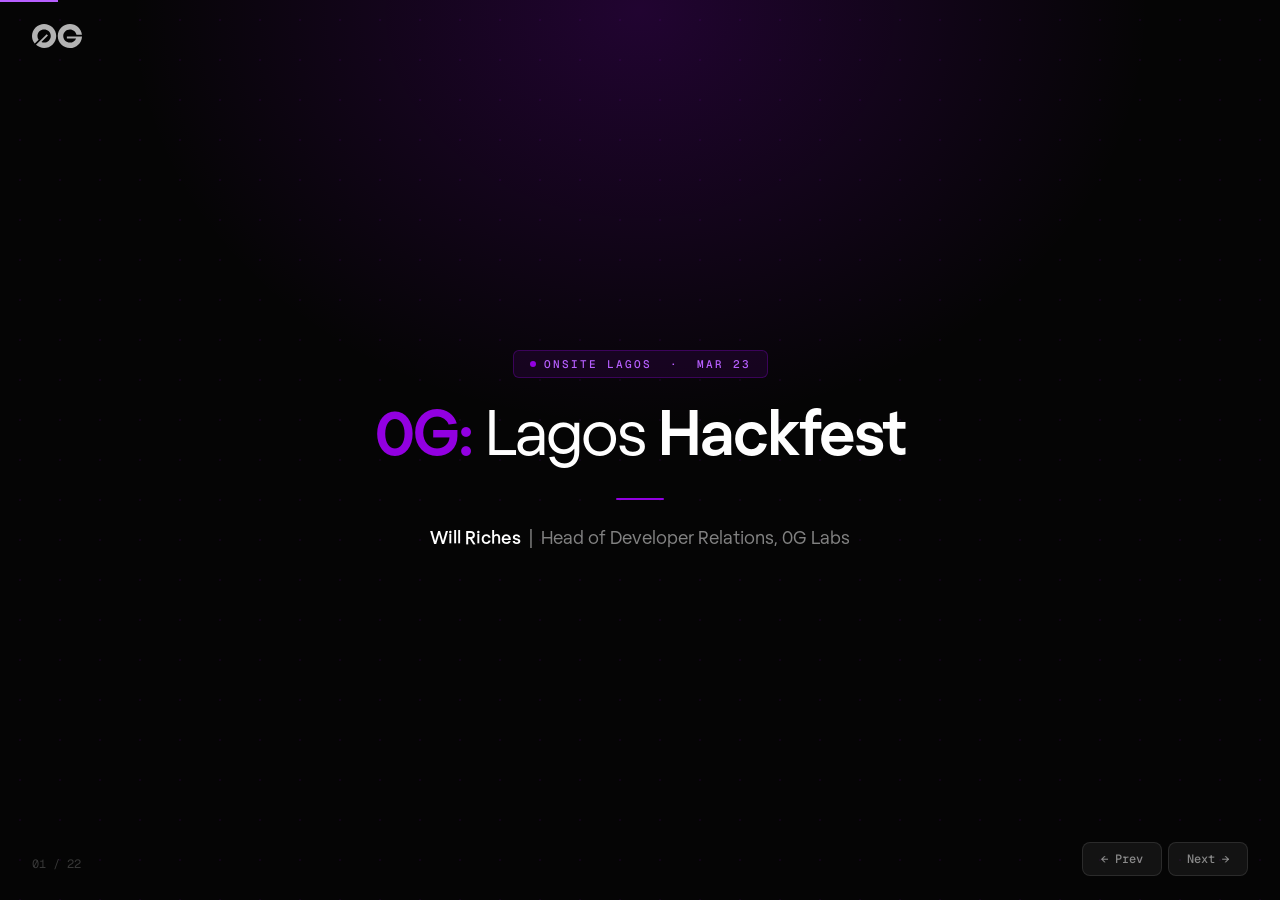
<file: 2026-03-23 Onsite Lagos/index.html>
<!DOCTYPE html>
<html lang="en">
<head>
<meta charset="UTF-8">
<meta name="viewport" content="width=device-width, initial-scale=1.0">
<title>0G: From Hype to Verifiable AI</title>
<link rel="preconnect" href="https://fonts.googleapis.com">
<link rel="preconnect" href="https://fonts.gstatic.com" crossorigin>
<link href="https://fonts.googleapis.com/css2?family=Inter:wght@300;400;500;600;700;900&family=JetBrains+Mono:wght@400;500;600;700&display=swap" rel="stylesheet">
<link rel="stylesheet" href="css/shared.css">
<style>
html,body{
  background:var(--bg);color:var(--text);
  font-family:var(--font);overflow:hidden;height:100%;width:100%;
  -webkit-font-smoothing:antialiased;
}

/* ===== SLIDE SYSTEM ===== */
.slide{
  display:none;position:absolute;inset:0;
  flex-direction:column;padding:64px 100px 80px;overflow:hidden;
}
.slide.active{display:flex}
.slide.center{justify-content:center;align-items:center;text-align:center;padding:80px 120px}

/* Subtle grid */
.slide::before{
  content:'';position:absolute;inset:0;
  background-image:radial-gradient(circle,rgba(146,0,225,0.04) 1px,transparent 1px);
  background-size:40px 40px;pointer-events:none;z-index:0;
}
/* Top glow */
.slide::after{
  content:'';position:absolute;top:-400px;left:50%;transform:translateX(-50%);
  width:1200px;height:700px;
  background:radial-gradient(ellipse,rgba(146,0,225,0.05) 0%,transparent 70%);
  pointer-events:none;z-index:0;
}

/* Dark slides */
.slide.dark{background:#050505;color:#FEFEFE}
.slide.dark::before{
  background-image:radial-gradient(circle,rgba(146,0,225,0.08) 1px,transparent 1px);
}
.slide.dark::after{
  background:radial-gradient(ellipse at 50% 30%,rgba(146,0,225,0.2) 0%,transparent 60%);
  top:-200px;
}

.slide>*{position:relative;z-index:1}

/* ===== TYPOGRAPHY ===== */
h1{font-size:62px;font-weight:300;line-height:1.1;letter-spacing:-2px;max-width:1000px}
h1 strong{font-weight:700}
h2{font-size:44px;font-weight:300;line-height:1.15;letter-spacing:-1.5px;max-width:900px}
h2 strong{font-weight:700}
h3{font-size:22px;font-weight:500;letter-spacing:-0.3px}
.subtitle{font-size:20px;color:var(--text-2);line-height:1.6;margin-top:16px;font-weight:300}

/* ===== TAG / BADGE ===== */
.tag{
  display:inline-flex;align-items:center;gap:8px;
  background:var(--purple-soft);border:1px solid var(--purple-border);
  font-family:var(--mono);font-size:11px;padding:6px 16px;border-radius:6px;
  text-transform:uppercase;letter-spacing:2px;color:var(--purple);
  margin-bottom:24px;font-weight:500;
}
.tag::before{content:'';width:6px;height:6px;background:var(--purple);border-radius:50%}
.slide.dark .tag{border-color:rgba(146,0,225,0.3);background:rgba(146,0,225,0.1);color:var(--purple-light)}

/* ===== DIVIDER ===== */
.center .divider{margin:24px auto}

/* ===== STATS ===== */
.stat{font-family:var(--mono);font-size:56px;font-weight:700;color:var(--purple);line-height:1;letter-spacing:-2px}
.stat-label{
  font-family:var(--mono);font-size:11px;color:var(--text-3);
  text-transform:uppercase;letter-spacing:2px;margin-top:8px;
}
.stat-row{display:flex;gap:64px;flex-wrap:wrap}
.center .stat-row{justify-content:center}
.stat-block{text-align:center}

/* ===== SOURCE LINE ===== */
.source{
  position:absolute;bottom:28px;left:100px;right:100px;
  font-family:var(--mono);font-size:11px;color:var(--text-4);
  letter-spacing:0.5px;z-index:2;line-height:1.4;
}
.slide.dark .source{color:rgba(254,254,254,0.2)}

/* ===== CARDS ===== */
.card{
  padding:28px 32px;
  transition:border-color 0.2s;
}
.card:hover{border-color:var(--purple-border)}
.card-grid{display:grid;gap:16px;margin-top:32px}
.card-grid.cols-2{grid-template-columns:1fr 1fr}
.card-grid.cols-3{grid-template-columns:1fr 1fr 1fr}
.card-grid.cols-4{grid-template-columns:1fr 1fr 1fr 1fr}
.card-title{font-family:var(--mono);font-size:11px;text-transform:uppercase;letter-spacing:2px;color:var(--purple);margin-bottom:12px;font-weight:600}
.card-value{font-size:28px;font-weight:700;letter-spacing:-1px}
.card-desc{font-size:14px;color:var(--text-2);margin-top:8px;line-height:1.5;font-weight:400}
.card-source{font-family:var(--mono);font-size:11px;color:var(--text-4);margin-top:12px;text-transform:uppercase;letter-spacing:1px}

/* ===== STACK ===== */
.stack{display:flex;flex-direction:column;gap:4px;margin-top:28px;width:100%;max-width:600px}
.stack-layer{
  display:flex;align-items:center;gap:16px;
  background:var(--bg-card);border:1px solid var(--border);
  padding:12px 20px;border-radius:8px;transition:all 0.2s;
}
.stack-layer:hover{border-color:var(--purple-border);background:var(--purple-soft)}
.stack-layer.hl{border-color:var(--purple-border);background:var(--purple-soft)}
.stack-icon{font-family:var(--mono);font-size:10px;color:var(--purple);min-width:72px;text-transform:uppercase;letter-spacing:1.5px;font-weight:700}
.stack-name{font-size:15px;font-weight:600;color:var(--text)}

/* ===== PILLS ===== */
.pill{
  display:inline-block;background:var(--purple-soft);border:1px solid var(--purple-border);
  color:var(--purple);font-size:14px;padding:8px 20px;border-radius:999px;
  font-family:var(--mono);font-weight:500;letter-spacing:0.5px;
}

/* ===== PARTNER ROW ===== */
.partner-row{display:flex;gap:10px;flex-wrap:wrap;margin-top:20px}
.partner-item{
  font-family:var(--mono);font-size:11px;color:var(--text-2);
  padding:8px 14px;border:1px solid var(--border);border-radius:6px;
  background:var(--bg-card);font-weight:500;letter-spacing:0.3px;
}

/* ===== CTA ===== */
.cta-btn{
  display:inline-block;background:var(--purple);color:#fff;
  font-size:20px;font-weight:600;padding:16px 48px;border-radius:12px;
  text-decoration:none;letter-spacing:0.3px;
  box-shadow:0 4px 24px rgba(146,0,225,0.25);transition:all 0.2s;
}
.cta-btn:hover{box-shadow:0 8px 40px rgba(146,0,225,0.4);transform:translateY(-2px)}

/* ===== DARK SLIDE TEXT ===== */
.slide.dark .subtitle{color:rgba(254,254,254,0.5)}
.slide.dark h3{color:rgba(254,254,254,0.6)}
.slide.dark .stat-label{color:rgba(254,254,254,0.35)}
.dark-card{
  background:rgba(255,255,255,0.05);border:1px solid rgba(255,255,255,0.08);
  border-radius:12px;padding:24px 32px;text-align:center;
}
.dark-card h3{color:#fff !important;font-size:20px;font-weight:600}
.dark-card p{font-size:13px;color:rgba(254,254,254,0.4);margin-top:4px}

/* ===== NAVIGATION ===== */
.nav{position:fixed;bottom:24px;right:32px;z-index:100;display:flex;gap:6px}
.nav button{
  background:var(--bg-card);border:1px solid var(--border);
  color:var(--text-3);padding:8px 18px;border-radius:8px;cursor:pointer;
  font-family:var(--mono);font-size:12px;font-weight:500;transition:all 0.2s;
}
.nav button:hover{background:var(--purple);color:#fff;border-color:var(--purple)}
.slide-counter{
  position:fixed;bottom:28px;left:32px;z-index:100;
  font-family:var(--mono);font-size:12px;color:var(--text-4);
}
.og-logo{
  position:fixed;top:24px;left:32px;z-index:100;
  width:50px;height:24px;color:rgba(10,10,10,0.65);
  transition:color 0.3s;
}
.og-logo svg{width:100%;height:100%}
.progress-bar{position:fixed;top:0;left:0;height:2px;background:var(--purple);z-index:300;transition:width 0.4s ease}

/* ===== PRIZE BAR ===== */
.prize-bar{
  display:flex;align-items:center;gap:14px;margin-top:12px;
}
.prize-bar .bar-track{flex:1;height:28px;background:var(--bg-alt);border-radius:6px;overflow:hidden;position:relative}
.prize-bar .bar-fill{height:100%;border-radius:6px;display:flex;align-items:center;padding-left:14px;
  font-family:var(--mono);font-size:12px;font-weight:600;color:#fff;
  transition:width 0.8s cubic-bezier(0.25,0.46,0.45,0.94);
}
.prize-label{font-family:var(--mono);font-size:13px;color:var(--text-3);min-width:32px;font-weight:500}

/* ===== BOUNTY FEATURE LIST ===== */
.feature-list{display:flex;flex-direction:column;gap:8px;margin-top:16px}
.feature-item{
  display:flex;align-items:flex-start;gap:10px;
  font-size:14px;color:var(--text-2);line-height:1.5;
}
.feature-item .check{color:var(--purple);font-size:16px;font-weight:700;flex-shrink:0;margin-top:1px}

/* ===== JUDGING BARS ===== */
.judge-bars{display:flex;flex-direction:column;gap:8px;margin-top:16px}
.judge-row{display:flex;align-items:center;gap:12px}
.judge-label{font-family:var(--mono);font-size:11px;color:var(--text-2);min-width:120px;font-weight:500;text-transform:uppercase;letter-spacing:1px}
.judge-track{flex:1;height:24px;background:var(--bg-alt);border-radius:6px;overflow:hidden}
.judge-fill{height:100%;border-radius:6px;display:flex;align-items:center;padding-left:10px;
  font-family:var(--mono);font-size:11px;font-weight:600;color:#fff;
  background:linear-gradient(90deg,var(--purple),var(--purple-light));
}

/* ===== ANIMATIONS ===== */
@keyframes fadeUp{from{opacity:0;transform:translateY(20px)}to{opacity:1;transform:translateY(0)}}
@keyframes growWidth{from{width:0}to{width:var(--target-w)}}
.slide.active>*{animation:fadeUp 0.5s ease both}
.slide.active>*:nth-child(1){animation-delay:0s}
.slide.active>*:nth-child(2){animation-delay:0.05s}
.slide.active>*:nth-child(3){animation-delay:0.1s}
.slide.active>*:nth-child(4){animation-delay:0.15s}
.slide.active>*:nth-child(5){animation-delay:0.2s}
.slide.active>*:nth-child(6){animation-delay:0.25s}
.slide.active>*:nth-child(7){animation-delay:0.3s}
.slide.active>*:nth-child(8){animation-delay:0.35s}

/* Layout helpers */
.flex{display:flex}.gap-16{gap:16px}.gap-24{gap:24px}.gap-32{gap:32px}.gap-48{gap:48px}
.flex-1{flex:1}.items-start{align-items:flex-start}.items-center{align-items:center}
.mt-8{margin-top:8px}.mt-12{margin-top:12px}.mt-16{margin-top:16px}.mt-20{margin-top:20px}
.mt-24{margin-top:24px}.mt-28{margin-top:28px}.mt-32{margin-top:32px}.mt-40{margin-top:40px}
.two-col{display:grid;grid-template-columns:1fr 1fr;gap:48px;margin-top:32px;width:100%}

/* ===== TRACK HEADER ===== */
.track-header{
  display:flex;align-items:center;gap:20px;margin-bottom:8px;
}
.track-number{
  font-family:var(--mono);font-size:48px;font-weight:700;color:var(--purple);
  letter-spacing:-2px;line-height:1;opacity:0.2;
}
.track-prize{
  display:inline-flex;align-items:center;gap:8px;
  font-family:var(--mono);font-size:14px;font-weight:600;color:var(--purple);
  background:var(--purple-soft);border:1px solid var(--purple-border);
  padding:6px 16px;border-radius:6px;
}

/* ===== USE CASE PILLS ===== */
.use-cases{display:flex;flex-wrap:wrap;gap:8px;margin-top:16px}
.use-case{
  font-size:12px;color:var(--text-2);
  padding:6px 14px;border:1px solid var(--border);border-radius:6px;
  background:var(--bg-card);font-weight:500;line-height:1.3;
}

/* ===== BAR CHART ===== */
.bar-chart{display:flex;flex-direction:column;gap:10px;margin-top:20px;width:100%}
.bar-row{display:flex;align-items:center;gap:14px}
.bar-label{font-family:var(--mono);font-size:13px;color:var(--text-3);min-width:48px;text-align:right;font-weight:500}
.bar-chart .bar-track{flex:1;height:32px;background:var(--bg-alt);border-radius:6px;overflow:hidden;position:relative}
.bar-chart .bar-fill{height:100%;border-radius:6px;display:flex;align-items:center;padding-left:14px;
  font-family:var(--mono);font-size:12px;font-weight:600;color:#fff;
  transition:width 0.8s cubic-bezier(0.25,0.46,0.45,0.94);
}
.bar-fill.purple{background:linear-gradient(90deg,var(--purple),var(--purple-light))}
.bar-fill.red{background:linear-gradient(90deg,#E83E3E,#F06060)}
.bar-fill.gray{background:#ccc}

/* ===== TRUST COLLAPSE ===== */
.trust-bars{display:flex;gap:20px;align-items:flex-end;height:140px;margin-top:16px}
.trust-col{display:flex;flex-direction:column;align-items:center;gap:6px;flex:1}
.trust-bar{width:100%;border-radius:6px 6px 0 0;display:flex;align-items:flex-end;justify-content:center;
  padding-bottom:8px;font-family:var(--mono);font-size:16px;font-weight:700;color:#fff;min-height:20px}
.trust-year{font-family:var(--mono);font-size:11px;color:var(--text-3);letter-spacing:1px}
.trust-arrow{font-size:20px;color:var(--red);align-self:center;margin:0 -4px}

/* ===== COMPARISON BARS ===== */
.vs-chart{display:flex;flex-direction:column;gap:8px;margin-top:20px;max-width:500px}
.vs-row{display:flex;align-items:center;gap:12px}
.vs-label{font-size:13px;color:var(--text-2);min-width:100px;font-weight:500}
.vs-bar{height:28px;border-radius:6px;display:flex;align-items:center;justify-content:flex-end;padding-right:12px;
  font-family:var(--mono);font-size:11px;font-weight:600;color:#fff;min-width:40px}

/* ===== COMPARE TABLE ===== */
.compare-table{
  width:100%;max-width:860px;border-collapse:collapse;margin-top:28px;
  font-size:15px;text-align:left;
}
.compare-table th{
  font-family:var(--mono);font-size:10px;text-transform:uppercase;letter-spacing:2px;
  color:var(--text-4);padding:12px 20px;border-bottom:2px solid var(--border);font-weight:600;
}
.compare-table td{padding:12px 20px;border-bottom:1px solid var(--border-light)}
.compare-table .col-legacy{color:var(--text-3);font-weight:400}
.compare-table .col-0g{color:var(--purple);font-weight:600}
.compare-table td:first-child{
  font-family:var(--mono);font-size:11px;text-transform:uppercase;
  letter-spacing:1px;color:var(--text-2);font-weight:600;width:120px;
}
.compare-table .col-src{font-family:var(--mono);font-size:11px;color:var(--text-4);text-transform:uppercase;letter-spacing:0.5px;width:140px}
.compare-table tbody tr:hover td{background:var(--purple-soft)}

/* ===== PROBLEM SLIDES ===== */
.problem-layout{display:grid;grid-template-columns:1fr 1fr;gap:48px;margin-top:36px;width:100%;max-width:960px;align-items:stretch}
.problem-graphic{
  display:flex;align-items:center;justify-content:center;
  width:100%;aspect-ratio:4/3;border-radius:16px;position:relative;overflow:hidden;
  background:var(--bg-alt);border:1px solid var(--border);
}
.problem-content{display:flex;flex-direction:column;gap:20px;text-align:left}
.problem-label{
  font-family:var(--mono);font-size:12px;text-transform:uppercase;letter-spacing:2px;
  color:var(--text-3);font-weight:600;
}
.problem-text{font-size:20px;color:var(--text);line-height:1.6;font-weight:400}
.problem-fix-wrap{display:flex;align-items:stretch}
.problem-fix{
  display:flex;flex-direction:column;gap:12px;justify-content:center;
  padding:24px 28px;border-radius:12px;width:100%;
  background:var(--purple-soft);border:1px solid var(--purple-border);
  opacity:0;transform:translateY(12px);
  transition:opacity 0.5s ease,transform 0.5s ease;
}
.slide.revealed .problem-fix{opacity:1;transform:translateY(0)}
.problem-fix .problem-label{color:var(--purple)}
.problem-fix .problem-text{color:var(--purple);font-weight:600}

/* Problem graphics */
.pgfx{position:absolute;border-radius:50%;pointer-events:none}

/* 1: Opacity — black box with ? */
.gfx-opacity{background:linear-gradient(135deg,var(--bg-alt),#eee8f4)}
.gfx-opacity .box{
  width:120px;height:120px;background:#1a1a1a;border-radius:16px;
  display:flex;align-items:center;justify-content:center;
  font-family:var(--mono);font-size:64px;font-weight:700;color:rgba(255,255,255,0.15);
  box-shadow:0 8px 40px rgba(0,0,0,0.15);
}
.gfx-opacity .ring{
  position:absolute;width:200px;height:200px;border:2px dashed var(--purple-border);
  border-radius:50%;opacity:0.4;
}

/* 2: Lock-in — padlock/chain */
.gfx-lockin{background:linear-gradient(135deg,var(--bg-alt),#eee8f4)}
.gfx-lockin .lock-body{
  width:80px;height:64px;background:var(--text-3);border-radius:10px;
  position:relative;display:flex;align-items:center;justify-content:center;
}
.gfx-lockin .lock-shackle{
  width:48px;height:36px;border:6px solid var(--text-3);border-bottom:none;
  border-radius:24px 24px 0 0;position:absolute;top:-32px;
}
.gfx-lockin .lock-hole{width:12px;height:12px;background:var(--bg-alt);border-radius:50%}
.gfx-lockin .chain{
  position:absolute;font-family:var(--mono);font-size:28px;color:var(--text-4);
  letter-spacing:4px;opacity:0.3;
}

/* 3: No ownership — floating disconnected nodes */
.gfx-ownership{background:linear-gradient(135deg,var(--bg-alt),#eee8f4)}
.gfx-ownership .node{
  position:absolute;border-radius:50%;border:2px solid var(--border);background:var(--bg-card);
  display:flex;align-items:center;justify-content:center;
  font-family:var(--mono);font-size:11px;color:var(--text-3);font-weight:600;
}
.gfx-ownership .node.orphan{border-style:dashed;border-color:var(--red-border);color:var(--red)}

/* 4: Centralized control — hub-spoke */
.gfx-central{background:linear-gradient(135deg,var(--bg-alt),#eee8f4)}
.gfx-central .hub{
  width:72px;height:72px;background:var(--red);border-radius:50%;
  display:flex;align-items:center;justify-content:center;
  font-family:var(--mono);font-size:11px;font-weight:700;color:#fff;
  letter-spacing:1px;text-transform:uppercase;z-index:2;position:relative;
  box-shadow:0 4px 24px rgba(232,62,62,0.25);
}
.gfx-central .spoke{
  position:absolute;width:36px;height:36px;background:var(--bg-card);
  border:2px solid var(--border);border-radius:50%;z-index:1;
}
.gfx-central .spoke-line{position:absolute;height:1px;background:var(--border);z-index:0;transform-origin:left center}

/* 5: Fragile — cracked block */
.gfx-fragile{background:linear-gradient(135deg,var(--bg-alt),#eee8f4)}
.gfx-fragile .block{
  width:140px;height:100px;background:var(--bg-card);border:2px solid var(--border);
  border-radius:12px;position:relative;overflow:hidden;
  display:flex;align-items:center;justify-content:center;
  font-family:var(--mono);font-size:12px;color:var(--text-3);font-weight:600;
  letter-spacing:1px;text-transform:uppercase;
}
.gfx-fragile .crack{
  position:absolute;top:0;left:50%;width:2px;height:100%;
  background:linear-gradient(to bottom,var(--red),transparent);opacity:0.6;
  transform:translateX(-50%) rotate(8deg);
}
.gfx-fragile .crack2{
  position:absolute;top:30%;left:45%;width:2px;height:50%;
  background:linear-gradient(to bottom,var(--red),transparent);opacity:0.4;
  transform:rotate(-15deg);
}
.gfx-fragile .spark{
  position:absolute;width:6px;height:6px;background:var(--red);border-radius:50%;opacity:0.5;
}

/* 6: Misaligned incentives — unbalanced scale */
.gfx-incentives{background:linear-gradient(135deg,var(--bg-alt),#eee8f4)}
.scale-wrap{position:relative;width:260px;height:200px}
/* Base */
.scale-base{
  position:absolute;bottom:0;left:50%;transform:translateX(-50%);
  width:100px;height:6px;background:var(--text-3);border-radius:3px;
}
/* Pillar */
.scale-pillar{
  position:absolute;bottom:6px;left:50%;transform:translateX(-50%);
  width:6px;height:70px;background:var(--text-3);border-radius:2px;
}
/* Fulcrum triangle */
.scale-fulcrum{
  position:absolute;bottom:72px;left:50%;transform:translateX(-50%);
  width:0;height:0;
  border-left:14px solid transparent;border-right:14px solid transparent;
  border-bottom:16px solid var(--text-3);
}
/* Beam */
.scale-beam{
  position:absolute;bottom:88px;left:50%;transform:translateX(-50%) rotate(-14deg);
  width:240px;height:5px;background:var(--text-3);border-radius:2px;
  transform-origin:center center;
}
/* Chains */
.scale-chain{
  position:absolute;width:2px;background:var(--text-3);
}
.scale-chain.left{height:30px;bottom:58px;left:22px;transform:rotate(14deg)}
.scale-chain.left2{height:30px;bottom:58px;left:42px;transform:rotate(14deg)}
.scale-chain.right{height:50px;bottom:38px;right:22px;transform:rotate(-14deg)}
.scale-chain.right2{height:50px;bottom:38px;right:42px;transform:rotate(-14deg)}
/* Pans */
.scale-pan{
  position:absolute;height:14px;border-radius:0 0 50% 50%;
  border:3px solid var(--text-3);border-top:none;
}
.scale-pan.left-pan{width:56px;bottom:16px;left:5px;border-color:var(--red);background:var(--red-soft)}
.scale-pan.right-pan{width:56px;bottom:74px;right:5px;border-color:var(--purple);background:var(--purple-soft)}
/* Weight blocks */
.scale-weight{
  position:absolute;border-radius:4px;
  font-family:var(--mono);font-size:9px;font-weight:700;
  display:flex;align-items:center;justify-content:center;
  letter-spacing:0.5px;text-transform:uppercase;
}
/* Labels */
.scale-label{
  position:absolute;font-family:var(--mono);font-size:11px;font-weight:600;
  letter-spacing:1px;text-transform:uppercase;text-align:center;
}
</style>
</head>
<body>

<div class="progress-bar" id="progress"></div>
<div class="og-logo"><svg xmlns="http://www.w3.org/2000/svg" width="100%" height="100%" viewBox="0 0 50 24" fill="none" preserveAspectRatio="xMidYMid meet" aria-hidden="true" role="img"><path d="M50.0009 12.6136C49.6855 18.9497 44.3897 23.9913 37.9033 23.9913C31.214 23.9913 25.791 18.6291 25.791 12.0146C25.791 5.40009 31.214 0.0380859 37.9033 0.0380859C44.1841 0.0380859 49.3483 4.76491 49.956 10.8171H44.4555C43.8858 7.75086 41.169 5.42761 37.9035 5.42761C34.2241 5.42761 31.2416 8.37672 31.2416 12.0146C31.2416 15.6527 34.2241 18.6018 37.9035 18.6018C40.7281 18.6018 43.1418 16.8636 44.111 14.4101H34.8753V12.6136H50.0009Z" fill="currentColor"/><path d="M3.98642 20.8584C8.74078 25.1181 16.0905 24.9803 20.6772 20.4453C25.4072 15.7681 25.4072 8.18505 20.6772 3.50781C15.9469 -1.16927 8.27782 -1.16927 3.54764 3.50781C-0.893505 7.8992 -1.16488 14.8521 2.73348 19.5567L6.62297 15.7108C4.83311 13.1445 5.09269 9.60205 7.40183 7.31886C10.0034 4.7464 14.2215 4.7464 16.8231 7.31886C19.4245 9.89129 19.4245 14.062 16.8231 16.6345C14.8257 18.6094 11.8757 19.0682 9.43583 18.0106L15.9665 11.5531L14.6819 10.2829L3.98642 20.8584Z" fill="currentColor"/></svg></div>

<!-- ============================================================ -->
<!-- SLIDE: TITLE (DARK)                                       -->
<!-- ============================================================ -->
<div class="slide dark center active">
  <span class="tag">Onsite Lagos &nbsp;·&nbsp; Mar 23</span>
  <h1><strong class="accent">0G:</strong> Lagos <strong>Hackfest</strong></h1>
  <div class="divider" style="margin:28px auto"></div>
  <p style="font-size:18px;color:rgba(254,254,254,0.5);font-weight:300"><strong style="color:#fff;font-weight:600">Will Riches</strong> &nbsp;|&nbsp; Head of Developer Relations, 0G Labs</p>
</div>

<!-- ============================================================ -->
<!-- SLIDE: HACKFEST AGENDA                                    -->
<!-- ============================================================ -->
<div class="slide">
  <span class="tag">Hackfest Agenda</span>
  <h2>Two Days of <strong class="accent">Building</strong></h2>

  <div class="two-col" style="margin-top:32px;gap:32px">
    <div class="card" style="padding:0;overflow:hidden">
      <div style="background:var(--purple);padding:14px 24px">
        <h3 style="font-family:var(--mono);font-size:14px;text-transform:uppercase;letter-spacing:2px;color:#fff;font-weight:600">Day 1 · Mar 23</h3>
      </div>
      <div style="display:flex;flex-direction:column;padding:8px 0">
        <div style="display:flex;align-items:center;gap:16px;padding:10px 24px">
          <span style="font-family:var(--mono);font-size:13px;color:var(--purple);font-weight:600;min-width:52px">10:00</span>
          <span style="font-size:15px;color:var(--text-2)">👋 Doors open & networking</span>
        </div>
        <div style="display:flex;align-items:center;gap:16px;padding:10px 24px;background:var(--purple-soft)">
          <span style="font-family:var(--mono);font-size:13px;color:var(--purple);font-weight:600;min-width:52px">11:00</span>
          <div><div style="font-size:15px;font-weight:600">🎤 Introduction</div><div style="font-size:12px;color:var(--text-3);margin-top:2px">Will Riches</div></div>
        </div>
        <div style="display:flex;align-items:center;gap:16px;padding:10px 24px;background:var(--purple-soft)">
          <span style="font-family:var(--mono);font-size:13px;color:var(--purple);font-weight:600;min-width:52px">11:15</span>
          <div><div style="font-size:15px;font-weight:600">🧱 0G Stack</div><div style="font-size:12px;color:var(--text-3);margin-top:2px">Ransom Eze</div></div>
        </div>
        <div style="display:flex;align-items:center;gap:16px;padding:10px 24px;background:var(--purple-soft)">
          <span style="font-family:var(--mono);font-size:13px;color:var(--purple);font-weight:600;min-width:52px">11:30</span>
          <div><div style="font-size:15px;font-weight:600">🤖 Coding with AI</div><div style="font-size:12px;color:var(--text-3);margin-top:2px">Will Riches</div></div>
        </div>
        <div style="display:flex;align-items:center;gap:16px;padding:10px 24px">
          <span style="font-family:var(--mono);font-size:13px;color:var(--purple);font-weight:600;min-width:52px">12:30</span>
          <span style="font-size:15px;color:var(--text-2)">💡 Breakout sessions: Project ideation</span>
        </div>
        <div style="display:flex;align-items:center;gap:16px;padding:10px 24px;border-top:1px dashed var(--border-light)">
          <span style="font-family:var(--mono);font-size:13px;color:var(--text-4);font-weight:600;min-width:52px">13:00</span>
          <span style="font-size:15px;color:var(--text-3)">🍕 Lunch</span>
        </div>
        <div style="display:flex;align-items:center;gap:16px;padding:10px 24px">
          <span style="font-family:var(--mono);font-size:13px;color:var(--purple);font-weight:600;min-width:52px">14:00</span>
          <span style="font-size:15px;color:var(--text-2)">🔨 Breakout sessions: Build time</span>
        </div>
        <div style="display:flex;align-items:center;gap:16px;padding:10px 24px;background:var(--purple-soft)">
          <span style="font-family:var(--mono);font-size:13px;color:var(--purple);font-weight:600;min-width:52px">16:30</span>
          <div><div style="font-size:15px;font-weight:600">🚀 Demos: Exorbi Labs & open floor</div></div>
        </div>
      </div>
    </div>

    <div class="card" style="padding:0;overflow:hidden">
      <div style="background:var(--purple);padding:14px 24px">
        <h3 style="font-family:var(--mono);font-size:14px;text-transform:uppercase;letter-spacing:2px;color:#fff;font-weight:600">Day 2 · Mar 24</h3>
      </div>
      <div style="display:flex;flex-direction:column;padding:8px 0">
        <div style="display:flex;align-items:center;gap:16px;padding:10px 24px">
          <span style="font-family:var(--mono);font-size:13px;color:var(--purple);font-weight:600;min-width:52px">10:00</span>
          <span style="font-size:15px;color:var(--text-2)">☕ Doors open & networking</span>
        </div>
        <div style="display:flex;align-items:center;gap:16px;padding:10px 24px;background:var(--purple-soft)">
          <span style="font-family:var(--mono);font-size:13px;color:var(--purple);font-weight:600;min-width:52px">10:30</span>
          <div><div style="font-size:15px;font-weight:600">🎤 Introduction</div><div style="font-size:12px;color:var(--text-3);margin-top:2px">Will Riches</div></div>
        </div>
        <div style="display:flex;align-items:center;gap:16px;padding:10px 24px">
          <span style="font-family:var(--mono);font-size:13px;color:var(--purple);font-weight:600;min-width:52px">11:00</span>
          <span style="font-size:15px;color:var(--text-2)">⚡ Breakout sessions: Build time</span>
        </div>
        <div style="display:flex;align-items:center;gap:16px;padding:10px 24px;border-top:1px dashed var(--border-light)">
          <span style="font-family:var(--mono);font-size:13px;color:var(--text-4);font-weight:600;min-width:52px">13:00</span>
          <span style="font-size:15px;color:var(--text-3)">🍗 Lunch</span>
        </div>
        <div style="display:flex;align-items:center;gap:16px;padding:10px 24px">
          <span style="font-family:var(--mono);font-size:13px;color:var(--purple);font-weight:600;min-width:52px">14:00</span>
          <span style="font-size:15px;color:var(--text-2)">🔨 Breakout sessions: Build time</span>
        </div>
        <div style="display:flex;align-items:center;gap:16px;padding:10px 24px">
          <span style="font-family:var(--mono);font-size:13px;color:var(--purple);font-weight:600;min-width:52px">15:30</span>
          <span style="font-size:15px;color:var(--text-2)">🎁 Breakout sessions: Project wrap</span>
        </div>
        <div style="display:flex;align-items:center;gap:16px;padding:10px 24px;background:var(--purple-soft)">
          <span style="font-family:var(--mono);font-size:13px;color:var(--purple);font-weight:600;min-width:52px">16:00</span>
          <div><div style="font-size:15px;font-weight:600">🏁 Closing remarks</div><div style="font-size:12px;color:var(--text-3);margin-top:2px">Will Riches</div></div>
        </div>
      </div>
    </div>
  </div>
</div>

<!-- ============================================================ -->
<!-- SLIDE: BUILDER PATHWAYS                                   -->
<!-- ============================================================ -->
<div class="slide">
  <span class="tag">Builder Pathways</span>
  <h2>Your Journey from <strong class="accent">Here</strong></h2>

  <div style="margin-top:32px;flex:1;min-height:0">
    <svg viewBox="0 0 960 400" style="width:100%;height:auto;max-height:100%" xmlns="http://www.w3.org/2000/svg">
      <defs>
        <marker id="arrow" viewBox="0 0 10 10" refX="9" refY="5" markerWidth="8" markerHeight="8" orient="auto-start-reverse">
          <path d="M 0 1 L 10 5 L 0 9 z" fill="#9200E1"/>
        </marker>
        <marker id="arrow-green" viewBox="0 0 10 10" refX="9" refY="5" markerWidth="8" markerHeight="8" orient="auto-start-reverse">
          <path d="M 0 1 L 10 5 L 0 9 z" fill="#16A34A"/>
        </marker>
      </defs>

      <!-- Arrows -->
      <line x1="156" y1="184" x2="214" y2="101" stroke="#9200E1" stroke-width="2.5" marker-end="url(#arrow)"/>
      <line x1="156" y1="196" x2="214" y2="279" stroke="#9200E1" stroke-width="2.5" marker-end="url(#arrow)"/>
      <line x1="336" y1="95" x2="394" y2="95" stroke="#9200E1" stroke-width="2.5" marker-end="url(#arrow)"/>
      <line x1="336" y1="285" x2="394" y2="285" stroke="#9200E1" stroke-width="2.5" marker-end="url(#arrow)"/>
      <line x1="546" y1="86" x2="604" y2="60" stroke="#9200E1" stroke-width="2.5" marker-end="url(#arrow)"/>
      <line x1="546" y1="104" x2="604" y2="130" stroke="#9200E1" stroke-width="2.5" marker-end="url(#arrow)"/>
      <line x1="470" y1="123" x2="470" y2="257" stroke="#9200E1" stroke-width="2" stroke-dasharray="6 4" marker-end="url(#arrow)"/>
      <line x1="546" y1="274" x2="604" y2="218" stroke="#16A34A" stroke-width="2.5" marker-end="url(#arrow-green)"/>
      <line x1="546" y1="285" x2="604" y2="285" stroke="#16A34A" stroke-width="2.5" marker-end="url(#arrow-green)"/>
      <line x1="546" y1="296" x2="604" y2="352" stroke="#16A34A" stroke-width="2.5" marker-end="url(#arrow-green)"/>

      <!-- Hackfest -->
      <foreignObject x="10" y="168" width="146" height="48">
        <div xmlns="http://www.w3.org/1999/xhtml" style="background:#9200E1;color:#fff;border-radius:12px;padding:12px 20px;font-size:17px;font-weight:700;text-align:center;font-family:'Regola Pro','Inter',sans-serif;box-shadow:0 4px 16px rgba(146,0,225,0.3)">Hackfest</div>
      </foreignObject>
      <!-- Learn -->
      <foreignObject x="220" y="73" width="110" height="44">
        <div xmlns="http://www.w3.org/1999/xhtml" style="background:#fff;border:2px solid rgba(146,0,225,0.15);border-radius:10px;padding:9px 20px;font-size:15px;font-weight:600;text-align:center;font-family:'Regola Pro','Inter',sans-serif">📚 Learn</div>
      </foreignObject>
      <!-- Build -->
      <foreignObject x="220" y="263" width="110" height="44">
        <div xmlns="http://www.w3.org/1999/xhtml" style="background:#fff;border:2px solid rgba(146,0,225,0.15);border-radius:10px;padding:9px 20px;font-size:15px;font-weight:600;text-align:center;font-family:'Regola Pro','Inter',sans-serif">🛠️ Build</div>
      </foreignObject>
      <!-- School of AI -->
      <foreignObject x="400" y="73" width="140" height="44">
        <div xmlns="http://www.w3.org/1999/xhtml" style="background:rgba(146,0,225,0.06);border:2px solid #9200E1;border-radius:10px;padding:9px 20px;font-size:14px;font-weight:600;text-align:center;color:#9200E1;font-family:'Regola Pro','Inter',sans-serif">School of AI</div>
      </foreignObject>
      <!-- Guild on 0G -->
      <foreignObject x="400" y="263" width="140" height="44">
        <div xmlns="http://www.w3.org/1999/xhtml" style="background:rgba(146,0,225,0.06);border:2px solid #9200E1;border-radius:10px;padding:9px 20px;font-size:14px;font-weight:600;text-align:center;color:#9200E1;font-family:'Regola Pro','Inter',sans-serif">Guild on 0G</div>
      </foreignObject>
      <!-- Education & Workshops -->
      <foreignObject x="610" y="38" width="210" height="44">
        <div xmlns="http://www.w3.org/1999/xhtml" style="background:#fff;border:2px solid #E8E4EE;border-radius:10px;padding:9px 20px;font-size:14px;font-weight:600;text-align:center;font-family:'Regola Pro','Inter',sans-serif">Education & Workshops</div>
      </foreignObject>
      <!-- Ambassador Program -->
      <foreignObject x="610" y="108" width="210" height="44">
        <div xmlns="http://www.w3.org/1999/xhtml" style="background:#fff;border:2px solid #E8E4EE;border-radius:10px;padding:9px 20px;font-size:14px;font-weight:600;text-align:center;font-family:'Regola Pro','Inter',sans-serif">Ambassador Program</div>
      </foreignObject>
      <!-- Accelerators -->
      <foreignObject x="610" y="193" width="180" height="42">
        <div xmlns="http://www.w3.org/1999/xhtml" style="background:rgba(22,163,74,0.08);border:2px solid rgba(22,163,74,0.3);border-radius:10px;padding:8px 20px;font-size:14px;font-weight:600;color:#16A34A;text-align:center;font-family:'Regola Pro','Inter',sans-serif">🚀 Accelerators</div>
      </foreignObject>
      <!-- Investment -->
      <foreignObject x="610" y="263" width="180" height="42">
        <div xmlns="http://www.w3.org/1999/xhtml" style="background:rgba(22,163,74,0.08);border:2px solid rgba(22,163,74,0.3);border-radius:10px;padding:8px 20px;font-size:14px;font-weight:600;color:#16A34A;text-align:center;font-family:'Regola Pro','Inter',sans-serif">💰 Investment</div>
      </foreignObject>
      <!-- Growth -->
      <foreignObject x="610" y="333" width="180" height="42">
        <div xmlns="http://www.w3.org/1999/xhtml" style="background:rgba(22,163,74,0.08);border:2px solid rgba(22,163,74,0.3);border-radius:10px;padding:8px 20px;font-size:14px;font-weight:600;color:#16A34A;text-align:center;font-family:'Regola Pro','Inter',sans-serif">📈 Growth</div>
      </foreignObject>
    </svg>
  </div>
</div>

<!-- ============================================================ -->
<!-- SLIDE: THE CONFLICT                                       -->
<!-- ============================================================ -->
<div class="slide">
  <span class="tag">The Conflict</span>
  <h2>Reputation Is a <strong class="accent">Single Point of Failure</strong></h2>
  <p class="subtitle">In the Agent Economy, trust is a vulnerability.</p>

  <div class="two-col" style="margin-top:36px">
    <!-- Left: Market Growth -->
    <div>
      <h3 style="font-size:14px;font-family:var(--mono);text-transform:uppercase;letter-spacing:2px;color:var(--text-3);font-weight:600">Agentic AI Market</h3>
      <div class="bar-chart" style="margin-top:16px">
        <div class="bar-row">
          <span class="bar-label">2024</span>
          <div class="bar-track"><div class="bar-fill purple" style="width:66%">$5.99B</div></div>
        </div>
        <div class="bar-row">
          <span class="bar-label">2025</span>
          <div class="bar-track"><div class="bar-fill purple" style="width:71%">$6.5B</div></div>
        </div>
        <div class="bar-row">
          <span class="bar-label">2026</span>
          <div class="bar-track"><div class="bar-fill purple" style="width:100%">$9.1B</div></div>
        </div>
      </div>

      <!-- Trust collapse -->
      <div style="margin-top:24px;background:var(--red-soft);border:1px solid var(--red-border);border-radius:10px;padding:16px 20px">
        <h3 style="font-size:12px;font-family:var(--mono);text-transform:uppercase;letter-spacing:2px;color:var(--red);font-weight:600;margin-bottom:8px">Trust in Autonomous AI — Collapsing</h3>
        <div class="trust-bars" style="height:140px">
          <div class="trust-col">
            <div class="trust-bar" style="height:120px;background:linear-gradient(var(--purple),var(--purple-light))">43%</div>
            <span class="trust-year">2024</span>
          </div>
          <span class="trust-arrow">→</span>
          <div class="trust-col">
            <div class="trust-bar" style="height:90px;background:linear-gradient(#c060e0,#d090f0)">37%</div>
            <span class="trust-year">Mid</span>
          </div>
          <span class="trust-arrow">→</span>
          <div class="trust-col">
            <div class="trust-bar" style="height:64px;background:linear-gradient(var(--red),#F06060)">27%</div>
            <span class="trust-year">2025</span>
          </div>
        </div>
        <div style="font-family:var(--mono);font-size:10px;color:var(--red);margin-top:8px;letter-spacing:1px;text-transform:uppercase">Capgemini Research Institute</div>
      </div>
    </div>

    <!-- Right: Key Stats -->
    <div>
      <h3 style="font-size:14px;font-family:var(--mono);text-transform:uppercase;letter-spacing:2px;color:var(--text-3);font-weight:600">The Damage</h3>
      <div class="card-grid cols-1" style="grid-template-columns:1fr;gap:12px;margin-top:16px">
        <div class="card" style="display:flex;align-items:center;gap:20px;padding:20px 24px">
          <div style="font-family:var(--mono);font-size:32px;font-weight:700;color:var(--red);letter-spacing:-1px">$3.4B</div>
          <div>
            <div style="font-size:14px;font-weight:600">Crypto Exploits (2025)</div>
            <div class="card-source">Chainalysis Crypto Crime Report</div>
          </div>
        </div>
        <div class="card" style="display:flex;align-items:center;gap:20px;padding:20px 24px">
          <div style="font-family:var(--mono);font-size:32px;font-weight:700;color:var(--red);letter-spacing:-1px">$1.8B</div>
          <div>
            <div style="font-size:14px;font-weight:600">Malicious MEV Since 2020</div>
            <div class="card-source">Flashbots Research</div>
          </div>
        </div>
        <div class="card" style="display:flex;align-items:center;gap:20px;padding:20px 24px">
          <div style="font-family:var(--mono);font-size:32px;font-weight:700;color:var(--purple);letter-spacing:-1px">100:1</div>
          <div>
            <div style="font-size:14px;font-weight:600">Non-Human to Human IDs</div>
            <div class="card-source">Astrix Security 2025</div>
          </div>
        </div>
      </div>
    </div>
  </div>

  <div class="source">Sources: Fortune Business Insights (2026) · Capgemini Research Institute · Chainalysis Crypto Crime Report 2025 · Astrix Security · Anthropic arXiv (Nov 2025)</div>
</div>

<!-- ============================================================ -->
<!-- SLIDE: WHAT IS 0G                                         -->
<!-- ============================================================ -->
<div class="slide center">
  <span class="tag">What is 0G</span>
  <h2>The Decentralized <strong class="accent">AI Operating System</strong></h2>
  <p class="subtitle">One integrated stack. Purpose-built for AI.</p>

  <!-- Architecture diagram built with CSS -->
  <div style="width:100%;max-width:820px;margin-top:32px;display:flex;flex-direction:column;gap:6px">

    <!-- Layer 5: Alignment -->
    <div style="border:1px solid var(--purple-border);border-radius:10px;padding:16px 20px;background:var(--purple-soft)">
      <div style="font-family:var(--mono);font-size:11px;font-weight:700;color:var(--purple);text-transform:uppercase;letter-spacing:2px;text-align:center;margin-bottom:10px">Alignment</div>
      <div style="display:flex;gap:8px;justify-content:center">
        <span style="background:var(--purple);color:#fff;font-size:12px;font-weight:600;padding:6px 16px;border-radius:6px;font-family:var(--mono)">Model Drift</span>
        <span style="background:var(--purple);color:#fff;font-size:12px;font-weight:600;padding:6px 16px;border-radius:6px;font-family:var(--mono)">Bias Detection</span>
        <span style="background:var(--purple);color:#fff;font-size:12px;font-weight:600;padding:6px 16px;border-radius:6px;font-family:var(--mono)">Governance</span>
      </div>
    </div>

    <!-- Layer 4: Service Marketplace -->
    <div style="border:1px solid var(--border);border-radius:10px;padding:16px 20px;background:var(--bg-card)">
      <div style="font-family:var(--mono);font-size:11px;font-weight:700;color:var(--text-2);text-transform:uppercase;letter-spacing:2px;text-align:center;margin-bottom:10px">Service Marketplace</div>
      <div style="display:flex;gap:8px;justify-content:center">
        <span style="background:var(--bg-alt);border:1px solid var(--border);font-size:12px;font-weight:500;padding:6px 16px;border-radius:6px;color:var(--text-2);font-family:var(--mono)">Provider Registration</span>
        <span style="background:var(--bg-alt);border:1px solid var(--border);font-size:12px;font-weight:500;padding:6px 16px;border-radius:6px;color:var(--text-2);font-family:var(--mono)">Developer Services</span>
        <span style="background:var(--bg-alt);border:1px solid var(--border);font-size:12px;font-weight:500;padding:6px 16px;border-radius:6px;color:var(--text-2);font-family:var(--mono)">Payment Settlement</span>
      </div>
    </div>

    <!-- Layer 3: Three pillars -->
    <div style="display:grid;grid-template-columns:1fr 1fr 1fr;gap:6px">
      <!-- Storage -->
      <div style="border:1px solid var(--purple-border);border-radius:10px;padding:16px 14px;background:var(--bg-card)">
        <div style="font-family:var(--mono);font-size:11px;font-weight:700;color:var(--purple);text-transform:uppercase;letter-spacing:2px;text-align:center;margin-bottom:10px">Storage</div>
        <div style="display:flex;flex-direction:column;gap:5px">
          <span style="background:var(--purple);color:#fff;font-size:11px;font-weight:600;padding:5px 12px;border-radius:5px;text-align:center;font-family:var(--mono)">Datasets</span>
          <span style="background:var(--purple);color:#fff;font-size:11px;font-weight:600;padding:5px 12px;border-radius:5px;text-align:center;font-family:var(--mono)">Models</span>
          <span style="background:var(--purple);color:#fff;font-size:11px;font-weight:600;padding:5px 12px;border-radius:5px;text-align:center;font-family:var(--mono)">Assets</span>
          <span style="background:var(--purple);color:#fff;font-size:11px;font-weight:600;padding:5px 12px;border-radius:5px;text-align:center;font-family:var(--mono)">Vectors</span>
        </div>
      </div>

      <!-- DA -->
      <div style="border:1px solid var(--purple-border);border-radius:10px;padding:16px 14px;background:var(--bg-card)">
        <div style="font-family:var(--mono);font-size:11px;font-weight:700;color:var(--purple);text-transform:uppercase;letter-spacing:2px;text-align:center;margin-bottom:10px">Data Availability</div>
        <div style="display:flex;flex-direction:column;gap:5px">
          <span style="background:var(--purple);color:#fff;font-size:11px;font-weight:600;padding:5px 12px;border-radius:5px;text-align:center;font-family:var(--mono)">Provenance</span>
          <span style="background:var(--purple);color:#fff;font-size:11px;font-weight:600;padding:5px 12px;border-radius:5px;text-align:center;font-family:var(--mono)">Accessibility</span>
        </div>
      </div>

      <!-- Compute -->
      <div style="border:1px solid var(--purple-border);border-radius:10px;padding:16px 14px;background:var(--bg-card)">
        <div style="font-family:var(--mono);font-size:11px;font-weight:700;color:var(--purple);text-transform:uppercase;letter-spacing:2px;text-align:center;margin-bottom:10px">Compute</div>
        <div style="display:flex;flex-direction:column;gap:5px">
          <span style="background:var(--purple);color:#fff;font-size:11px;font-weight:600;padding:5px 12px;border-radius:5px;text-align:center;font-family:var(--mono)">Inference</span>
          <span style="background:var(--purple);color:#fff;font-size:11px;font-weight:600;padding:5px 12px;border-radius:5px;text-align:center;font-family:var(--mono)">Training</span>
          <span style="background:var(--purple);color:#fff;font-size:11px;font-weight:600;padding:5px 12px;border-radius:5px;text-align:center;font-family:var(--mono)">RAG</span>
          <span style="background:var(--purple);color:#fff;font-size:11px;font-weight:600;padding:5px 12px;border-radius:5px;text-align:center;font-family:var(--mono)">Agents</span>
        </div>
      </div>
    </div>

    <!-- Layer 1: Chain -->
    <div style="border:1px solid var(--purple-border);border-radius:10px;padding:14px 20px;background:linear-gradient(90deg,var(--purple-soft),rgba(183,95,255,0.08))">
      <div style="font-family:var(--mono);font-size:11px;font-weight:700;color:var(--purple);text-transform:uppercase;letter-spacing:2px;text-align:center;margin-bottom:6px">Chain</div>
      <div style="text-align:center">
        <span style="background:linear-gradient(90deg,var(--purple),var(--purple-light));color:#fff;font-size:12px;font-weight:600;padding:6px 24px;border-radius:6px;font-family:var(--mono)">Infinite Scalability</span>
      </div>
    </div>

  </div>
</div>

<!-- ============================================================ -->
<!-- SLIDE: WHAT IS 0G — FOUR COMPONENTS                       -->
<!-- ============================================================ -->
<div class="slide">
  <span class="tag">The Stack</span>
  <h2>Four Core <strong class="accent">Components</strong></h2>
  <p class="subtitle">The complete infrastructure for building AI-powered applications on-chain.</p>

  <div class="card-grid cols-2 mt-32" style="max-width:960px">
    <div class="card" style="padding:32px;border-color:var(--purple-border)">
      <div style="display:flex;align-items:center;gap:14px;margin-bottom:14px">
        <div style="background:var(--purple-soft);border:1px solid var(--purple-border);border-radius:10px;width:48px;height:48px;display:flex;align-items:center;justify-content:center;font-family:var(--mono);font-size:11px;font-weight:700;color:var(--purple);letter-spacing:0.5px;flex-shrink:0">CHAIN</div>
        <div>
          <div style="font-size:20px;font-weight:700;letter-spacing:-0.5px">0G Chain</div>
        </div>
      </div>
      <div class="card-desc" style="margin-top:0;font-size:15px;line-height:1.6">EVM-compatible blockchain. Deploy with Solidity, Hardhat, Foundry — tools you already know.</div>
      <div style="display:flex;gap:8px;margin-top:14px;flex-wrap:wrap">
        <span class="pill" style="font-size:11px;padding:4px 12px">11K+ TPS</span>
        <span class="pill" style="font-size:11px;padding:4px 12px">~1s Finality</span>
        <span class="pill" style="font-size:11px;padding:4px 12px">EVM</span>
      </div>
    </div>

    <div class="card" style="padding:32px;border-color:var(--purple-border)">
      <div style="display:flex;align-items:center;gap:14px;margin-bottom:14px">
        <div style="background:var(--purple-soft);border:1px solid var(--purple-border);border-radius:10px;width:48px;height:48px;display:flex;align-items:center;justify-content:center;font-family:var(--mono);font-size:9px;font-weight:700;color:var(--purple);letter-spacing:0.5px;flex-shrink:0">COMP</div>
        <div>
          <div style="font-size:20px;font-weight:700;letter-spacing:-0.5px">0G Compute</div>
        </div>
      </div>
      <div class="card-desc" style="margin-top:0;font-size:15px;line-height:1.6">Decentralized AI inference and training. Verifiable with TEE, ZKML, and optimistic proofs.</div>
      <div style="display:flex;gap:8px;margin-top:14px;flex-wrap:wrap">
        <span class="pill" style="font-size:11px;padding:4px 12px">Inference</span>
        <span class="pill" style="font-size:11px;padding:4px 12px">Fine-Tuning</span>
        <span class="pill" style="font-size:11px;padding:4px 12px">RAG</span>
      </div>
    </div>

    <div class="card" style="padding:32px;border-color:var(--purple-border)">
      <div style="display:flex;align-items:center;gap:14px;margin-bottom:14px">
        <div style="background:var(--purple-soft);border:1px solid var(--purple-border);border-radius:10px;width:48px;height:48px;display:flex;align-items:center;justify-content:center;font-family:var(--mono);font-size:9px;font-weight:700;color:var(--purple);letter-spacing:0.5px;flex-shrink:0">STORE</div>
        <div>
          <div style="font-size:20px;font-weight:700;letter-spacing:-0.5px">0G Storage</div>
        </div>
      </div>
      <div class="card-desc" style="margin-top:0;font-size:15px;line-height:1.6">Decentralized storage network. Datasets, model weights, assets, and vector embeddings.</div>
      <div style="display:flex;gap:8px;margin-top:14px;flex-wrap:wrap">
        <span class="pill" style="font-size:11px;padding:4px 12px">Datasets</span>
        <span class="pill" style="font-size:11px;padding:4px 12px">Models</span>
        <span class="pill" style="font-size:11px;padding:4px 12px">Vectors</span>
      </div>
    </div>

    <div class="card" style="padding:32px;border-color:var(--purple-border)">
      <div style="display:flex;align-items:center;gap:14px;margin-bottom:14px">
        <div style="background:var(--purple-soft);border:1px solid var(--purple-border);border-radius:10px;width:48px;height:48px;display:flex;align-items:center;justify-content:center;font-family:var(--mono);font-size:14px;font-weight:700;color:var(--purple);letter-spacing:0.5px;flex-shrink:0">DA</div>
        <div>
          <div style="font-size:20px;font-weight:700;letter-spacing:-0.5px">0G DA</div>
        </div>
      </div>
      <div class="card-desc" style="margin-top:0;font-size:15px;line-height:1.6">Infinitely-scalable data availability layer. Provenance and accessibility for all on-chain data.</div>
      <div style="display:flex;gap:8px;margin-top:14px;flex-wrap:wrap">
        <span class="pill" style="font-size:11px;padding:4px 12px">50 Gbps</span>
        <span class="pill" style="font-size:11px;padding:4px 12px">Provenance</span>
        <span class="pill" style="font-size:11px;padding:4px 12px">50,000×</span>
      </div>
    </div>
  </div>
</div>

<!-- ============================================================ -->
<!-- SLIDE: 0G STORAGE                                         -->
<!-- ============================================================ -->
<div class="slide">
  <span class="tag">0G Storage</span>
  <h2>Agent Memory, <strong class="accent">Verified</strong></h2>
  <p class="subtitle">Training sets. Model weights. Agent memory. Decentralized and cryptographically secured.</p>

  <div class="two-col" style="margin-top:36px">
    <!-- Left: Cost comparison -->
    <div>
      <h3 style="font-size:14px;font-family:var(--mono);text-transform:uppercase;letter-spacing:2px;color:var(--text-3);font-weight:600">Monthly Cloud Storage Cost</h3>
      <div class="vs-chart mt-16">
        <div class="vs-row">
          <span class="vs-label" style="color:var(--text-3)">AWS S3</span>
          <div class="vs-bar" style="width:100%;background:linear-gradient(90deg,#ccc,#aaa)">$100K/mo</div>
        </div>
        <div class="vs-row">
          <span class="vs-label" style="color:var(--purple);font-weight:600">0G Storage</span>
          <div class="vs-bar" style="width:5%;background:linear-gradient(90deg,var(--purple),var(--purple-light));min-width:80px">$5K/mo</div>
        </div>
      </div>
      <div class="pill mt-20" style="font-size:20px;padding:12px 28px;font-weight:700">80–90% Cost Savings</div>
      <div class="card-source mt-12">0G Labs benchmarks vs AWS S3 pricing</div>
    </div>

    <!-- Right: Features -->
    <div>
      <h3 style="font-size:14px;font-family:var(--mono);text-transform:uppercase;letter-spacing:2px;color:var(--text-3);font-weight:600">What You Get</h3>
      <div style="display:flex;flex-direction:column;gap:12px;margin-top:16px">
        <div class="card" style="padding:16px 20px;display:flex;align-items:center;gap:14px">
          <span style="color:var(--purple);font-size:18px;font-weight:700">✓</span>
          <div><div style="font-weight:600;font-size:15px">Verifiable Permanence</div><div style="font-size:13px;color:var(--text-3)">Cryptographic proof of data integrity</div></div>
        </div>
        <div class="card" style="padding:16px 20px;display:flex;align-items:center;gap:14px">
          <span style="color:var(--purple);font-size:18px;font-weight:700">✓</span>
          <div><div style="font-weight:600;font-size:15px">Tamper-Proof</div><div style="font-size:13px;color:var(--text-3)">Immutable storage with erasure coding</div></div>
        </div>
        <div class="card" style="padding:16px 20px;display:flex;align-items:center;gap:14px">
          <span style="color:var(--purple);font-size:18px;font-weight:700">✓</span>
          <div><div style="font-weight:600;font-size:15px">Decentralized Redundancy</div><div style="font-size:13px;color:var(--text-3)">No single point of failure</div></div>
        </div>
        <div class="card" style="padding:16px 20px;display:flex;align-items:center;gap:14px">
          <span style="color:var(--purple);font-size:18px;font-weight:700">✓</span>
          <div><div style="font-weight:600;font-size:15px">80–90% Cost Reduction</div><div style="font-size:13px;color:var(--text-3)">vs. traditional cloud providers</div></div>
        </div>
      </div>
    </div>
  </div>

  <div class="source">Source: 0G Labs benchmarks vs AWS S3 pricing (us-east-1) · Production deployment data</div>
</div>

<!-- ============================================================ -->
<!-- SLIDE: 0G COMPUTE                                         -->
<!-- ============================================================ -->
<div class="slide">
  <span class="tag">0G Compute</span>
  <h2>Trustless <strong class="accent">Inference and Training</strong></h2>
  <p class="subtitle">You don't have to trust that the model ran correctly — you can prove it.</p>

  <div style="display:flex;flex-direction:column;gap:8px;margin-top:20px;align-items:flex-start">
    <div style="display:flex;gap:12px">
      <div style="display:inline-flex;align-items:center;gap:8px;background:var(--green-soft);border:1px solid rgba(22,163,74,0.25);padding:6px 16px;border-radius:6px">
        <span style="width:6px;height:6px;background:var(--green);border-radius:50%"></span>
        <span style="font-family:var(--mono);font-size:12px;font-weight:600;color:var(--green);letter-spacing:0.5px">Inference</span>
      </div>
      <div style="display:inline-flex;align-items:center;gap:8px;background:var(--green-soft);border:1px solid rgba(22,163,74,0.25);padding:6px 16px;border-radius:6px">
        <span style="width:6px;height:6px;background:var(--green);border-radius:50%"></span>
        <span style="font-family:var(--mono);font-size:12px;font-weight:600;color:var(--green);letter-spacing:0.5px">Fine-Tuning</span>
      </div>
      <div style="display:inline-flex;align-items:center;gap:8px;background:var(--purple-soft);border:1px solid var(--purple-border);padding:6px 16px;border-radius:6px">
        <span style="width:6px;height:6px;background:var(--purple);border-radius:50%;opacity:0.6"></span>
        <span style="font-family:var(--mono);font-size:12px;font-weight:600;color:var(--purple);letter-spacing:0.5px">Pre-Training</span>
      </div>
    </div>
  </div>

  <div class="two-col" style="margin-top:24px">
    <!-- Left: GLM-5 -->
    <div>
      <div class="card" style="border-color:var(--purple-border);background:var(--purple-soft);padding:32px">
        <div class="card-title">GLM-5 · Live on 0G Compute</div>
        <div style="font-family:var(--mono);font-size:56px;font-weight:700;color:var(--purple);letter-spacing:-2px">744B</div>
        <div style="font-size:16px;font-weight:600;margin-top:8px">Parameters · SOTA Open-Source · MIT License</div>
        <div style="font-size:14px;color:var(--text-2);margin-top:8px;line-height:1.5">Beats GPT-5.2 on BrowseComp and Terminal-Bench.</div>
        <div class="card-source mt-12">0G Labs · Feb 2026</div>
      </div>
    </div>

    <!-- Right: Verification methods -->
    <div>
      <h3 style="font-size:14px;font-family:var(--mono);text-transform:uppercase;letter-spacing:2px;color:var(--text-3);font-weight:600">Verification Methods</h3>
      <div style="display:flex;flex-direction:column;gap:10px;margin-top:16px">
        <div class="card" style="padding:18px 22px">
          <div style="display:flex;align-items:center;gap:12px">
            <div style="background:var(--purple-soft);border:1px solid var(--purple-border);border-radius:8px;width:40px;height:40px;display:flex;align-items:center;justify-content:center;font-family:var(--mono);font-size:12px;font-weight:700;color:var(--purple)">TEE</div>
            <div>
              <div style="font-weight:600;font-size:15px">Trusted Execution</div>
              <div style="font-size:13px;color:var(--text-3)">Sub-second verification · Hardware isolation</div>
            </div>
          </div>
        </div>
        <div class="card" style="padding:18px 22px">
          <div style="display:flex;align-items:center;gap:12px">
            <div style="background:var(--purple-soft);border:1px solid var(--purple-border);border-radius:8px;width:40px;height:40px;display:flex;align-items:center;justify-content:center;font-family:var(--mono);font-size:10px;font-weight:700;color:var(--purple)">ZK</div>
            <div>
              <div style="font-weight:600;font-size:15px">ZKML Proofs</div>
              <div style="font-size:13px;color:var(--text-3)">Cryptographic proof · No hardware trust</div>
            </div>
          </div>
        </div>
        <div class="card" style="padding:18px 22px">
          <div style="display:flex;align-items:center;gap:12px">
            <div style="background:var(--purple-soft);border:1px solid var(--purple-border);border-radius:8px;width:40px;height:40px;display:flex;align-items:center;justify-content:center;font-family:var(--mono);font-size:10px;font-weight:700;color:var(--purple)">OPT</div>
            <div>
              <div style="font-weight:600;font-size:15px">Optimistic Rollups</div>
              <div style="font-size:13px;color:var(--text-3)">Maximum throughput · Cost-efficient</div>
            </div>
          </div>
        </div>
      </div>
    </div>
  </div>

  <div class="source">Source: DiLoCoX arXiv:2506.21263 (with China Mobile) · 0G Compute architecture docs</div>
</div>

<!-- ============================================================ -->
<!-- SLIDE: 0G DA & CHAIN                                      -->
<!-- ============================================================ -->
<div class="slide center">
  <span class="tag">0G DA & Chain</span>
  <h2>Speed Without <strong class="accent">Compromise</strong></h2>
  <p class="subtitle">The data highway and the settlement layer.</p>

  <div class="card-grid cols-3 mt-32" style="max-width:900px">
    <div class="card" style="text-align:center;padding:32px 24px">
      <div class="card-title">DA Throughput</div>
      <div style="font-family:var(--mono);font-size:44px;font-weight:700;color:var(--purple);letter-spacing:-1px">50</div>
      <div style="font-family:var(--mono);font-size:18px;color:var(--purple);font-weight:600;margin-top:-4px">Gbps</div>
      <div class="card-desc">Galileo Testnet benchmark</div>
      <div class="card-source">0G Labs benchmark</div>
    </div>
    <div class="card" style="text-align:center;padding:32px 24px">
      <div class="card-title">Chain TPS</div>
      <div style="font-family:var(--mono);font-size:44px;font-weight:700;color:var(--purple);letter-spacing:-1px">11K+</div>
      <div style="font-family:var(--mono);font-size:14px;color:var(--text-2);font-weight:500;margin-top:2px">per shard</div>
      <div class="card-desc">~70 validators · Aristotle Mainnet</div>
      <div class="card-source">Mainnet telemetry</div>
    </div>
    <div class="card" style="text-align:center;padding:32px 24px">
      <div class="card-title">Finality</div>
      <div style="font-family:var(--mono);font-size:44px;font-weight:700;color:var(--purple);letter-spacing:-1px">~1s</div>
      <div style="font-family:var(--mono);font-size:14px;color:var(--text-2);font-weight:500;margin-top:2px">block time</div>
      <div class="card-desc">Sub-second block time</div>
      <div class="card-source">Network metrics</div>
    </div>
  </div>

  <div style="display:flex;gap:16px;margin-top:28px;align-items:center">
    <div class="pill">50,000× faster DA throughput</div>
    <span style="font-size:14px;color:var(--text-3)">EVM-compatible · Solidity · Hardhat · Foundry</span>
  </div>

  <div class="source">Source: 0G Galileo Testnet benchmarks · Aristotle Mainnet telemetry</div>
</div>

<!-- ============================================================ -->
<!-- SLIDE: IDENTITY & SOVEREIGNTY                            -->
<!-- ============================================================ -->
<div class="slide">
  <span class="tag">Identity & Sovereignty</span>
  <h2>Agents Need <strong class="accent">Ownership</strong></h2>
  <p class="subtitle">Not reputation. Math.</p>

  <!-- Timeline connector -->
  <div style="display:flex;align-items:stretch;gap:0;margin-top:36px;width:100%">
    <div class="card" style="padding:28px 24px;flex:1;border-radius:12px 0 0 12px;border-right:none">
      <div class="card-title">Machine Payments</div>
      <div style="font-family:var(--mono);font-size:22px;font-weight:700;color:var(--purple)">x402</div>
      <div class="card-desc" style="margin-top:12px">Machine-to-machine payment protocol. Created by Coinbase (May 2025). Google, AWS, Anthropic, Visa adopted.</div>
      <div class="card-source mt-12">x402.org</div>
    </div>
    <div style="width:2px;background:linear-gradient(var(--purple),var(--purple-light));flex-shrink:0"></div>
    <div class="card" style="border-color:var(--purple-border);background:var(--purple-soft);padding:28px 24px;flex:1;border-radius:0;border-left:none;border-right:none">
      <div class="card-title" style="color:var(--purple)">Agent Identity</div>
      <div style="font-family:var(--mono);font-size:22px;font-weight:700;color:var(--purple)">ERC-7857</div>
      <div class="card-desc" style="margin-top:12px">Intelligent NFTs (iNFTs). Ethereum standard for on-chain agent identity and ownership.</div>
      <div class="card-source mt-12">EIP-7857 Draft</div>
    </div>
    <div style="width:2px;background:linear-gradient(var(--purple),var(--purple-light));flex-shrink:0"></div>
    <div class="card" style="padding:28px 24px;flex:1;border-radius:0 12px 12px 0;border-left:none">
      <div class="card-title">Private Transactions</div>
      <div style="font-size:18px;font-weight:700">AmericanFortress</div>
      <div class="card-desc" style="margin-top:12px">AI-native private transaction stack. Built-in privacy, compliance, and cryptographic trust.</div>
      <div class="card-source mt-12">0G × AmericanFortress (Jan 2026)</div>
    </div>
  </div>
  <p style="font-family:var(--mono);font-size:11px;color:var(--text-3);margin-top:12px;letter-spacing:1px;text-transform:uppercase">Pay → Identify → Transact privately — a complete agent sovereignty stack</p>

  <div class="source">Source: x402.org · EIP-7857 Draft · 0G Labs partnership announcements</div>
</div>

<!-- ============================================================ -->
<!-- SLIDE: INSTITUTIONAL VALIDATION                          -->
<!-- ============================================================ -->
<div class="slide">
  <span class="tag">Institutional Validation</span>
  <h2>Aristotle <strong class="accent">Mainnet</strong></h2>
  <p class="subtitle">Live since September 2025. Production infrastructure.</p>

  <div class="card-grid cols-3 mt-28">
    <div class="card" style="text-align:center;padding:28px 20px">
      <div style="font-family:var(--mono);font-size:36px;font-weight:700;color:var(--purple);letter-spacing:-1px">$325M+</div>
      <div class="card-desc" style="font-weight:500;margin-top:4px">Raised from tier-one investors</div>
    </div>
    <div class="card" style="text-align:center;padding:28px 20px">
      <div style="font-family:var(--mono);font-size:36px;font-weight:700;color:var(--purple);letter-spacing:-1px">400+</div>
      <div class="card-desc" style="font-weight:500;margin-top:4px">Integrations across the stack</div>
    </div>
    <div class="card" style="text-align:center;padding:28px 20px">
      <div style="font-family:var(--mono);font-size:36px;font-weight:700;color:var(--purple);letter-spacing:-1px">300+</div>
      <div class="card-desc" style="font-weight:500;margin-top:4px">Ecosystem projects building</div>
    </div>
  </div>

  <div style="margin-top:28px">
    <h3 style="font-size:12px;font-family:var(--mono);text-transform:uppercase;letter-spacing:2px;color:var(--text-3);font-weight:600;margin-bottom:12px">Key Partners</h3>
    <div class="partner-row">
      <span class="partner-item">ZSTK (NASDAQ)</span>
      <span class="partner-item">Coinbase Cloud</span>
      <span class="partner-item">Alibaba Cloud</span>
      <span class="partner-item">Google Cloud</span>
      <span class="partner-item">Lido</span>
      <span class="partner-item">Chainlink CCIP</span>
    </div>
  </div>

  <div class="card mt-20" style="display:inline-flex;align-items:center;gap:16px;padding:16px 28px;border-color:var(--purple-border);background:var(--purple-soft)">
    <div style="font-family:var(--mono);font-size:28px;font-weight:700;color:var(--purple)">$88.88M</div>
    <div style="font-size:14px;font-weight:500;color:var(--text-2)">Builder incentives deployed via Guild 2.0</div>
  </div>

  <div class="source">Source: 0G Labs · CoinGecko · NASDAQ filings (ZSTK)</div>
</div>

<!-- ============================================================ -->
<!-- SLIDE: THE WATCHERS                                      -->
<!-- ============================================================ -->
<div class="slide">
  <span class="tag">The Watchers</span>
  <h2><strong class="accent">80,000+</strong> Alignment Nodes</h2>
  <p class="subtitle">Monitoring model drift, detecting bias, enforcing governance on-chain.</p>

  <div class="two-col" style="margin-top:32px">
    <!-- Left: Governance gap -->
    <div>
      <h3 style="font-size:14px;font-family:var(--mono);text-transform:uppercase;letter-spacing:2px;color:var(--text-3);font-weight:600">The Governance Gap</h3>
      <div class="card mt-16" style="padding:24px">
        <div style="display:flex;align-items:center;gap:16px">
          <div style="font-family:var(--mono);font-size:40px;font-weight:700;color:var(--red)">~79%</div>
          <div style="font-size:14px;color:var(--text-2);line-height:1.5">of enterprises lack a mature<br>AI agent governance strategy</div>
        </div>
        <div style="margin-top:16px;height:8px;background:var(--bg-alt);border-radius:4px;overflow:hidden">
          <div style="width:79%;height:100%;background:linear-gradient(90deg,var(--red),#F06060);border-radius:4px"></div>
        </div>
        <div class="card-source mt-12">Deloitte "State of AI in the Enterprise" 2025</div>
      </div>

      <div class="card mt-12" style="display:flex;align-items:center;gap:16px;padding:20px 24px">
        <div style="font-family:var(--mono);font-size:28px;font-weight:700;color:var(--purple)">$28M+</div>
        <div style="font-size:14px;color:var(--text-2)">Raised from node sales</div>
      </div>
    </div>

    <!-- Right: Validators -->
    <div>
      <div style="display:flex;align-items:center;gap:12px;margin-bottom:16px">
        <div style="font-family:var(--mono);font-size:32px;font-weight:700;color:var(--purple);letter-spacing:-1px">~70</div>
        <div style="font-size:14px;font-weight:600;color:var(--text-2)">Validators</div>
      </div>
      <h3 style="font-size:14px;font-family:var(--mono);text-transform:uppercase;letter-spacing:2px;color:var(--text-3);font-weight:600">Enterprise Validators</h3>
      <div class="partner-row mt-16">
        <span class="partner-item">NTT Docomo</span>
        <span class="partner-item">Blockdaemon</span>
        <span class="partner-item">Hex Trust</span>
        <span class="partner-item">Figment</span>
        <span class="partner-item">Coinbase Cloud</span>
        <span class="partner-item">BitGo</span>
      </div>
      <div class="partner-row" style="margin-top:8px">
        <span class="partner-item">Alchemy</span>
        <span class="partner-item">QuickNode</span>
        <span class="partner-item">Chorus One</span>
        <span class="partner-item">Everstake</span>
        <span class="partner-item">P2P.org</span>
        <span class="partner-item">Deutsche Telekom MMS</span>
      </div>
      <p style="font-size:13px;color:var(--text-3);margin-top:16px;line-height:1.5">These aren't crypto-native startups. These are enterprise infrastructure companies validating the network.</p>
    </div>
  </div>

  <div class="source">Source: Deloitte "State of AI in the Enterprise" 2025 · 0G Labs node sale data · Validator announcements</div>
</div>

<!-- ============================================================ -->
<!-- SLIDE: PROBLEM 1 — OPACITY                                -->
<!-- ============================================================ -->
<div class="slide" data-reveal>
  <span class="tag">Problems with AI Today</span>
  <h2>Opacity & Lack of <strong class="accent">Trust</strong></h2>

  <div class="problem-layout">
    <div style="display:flex;flex-direction:column;gap:20px">
      <div class="problem-graphic gfx-opacity">
        <div class="ring"></div>
        <div class="box">?</div>
      </div>
      <div class="problem-content">
        <div class="problem-label">Where the issue lies today</div>
        <div class="problem-text">AI decisions are black boxes — data and models are unverifiable. Users have no way to audit what happened or why.</div>
      </div>
    </div>
    <div class="problem-fix-wrap">
      <div class="problem-fix">
        <div class="problem-label">How 0G fixes this</div>
        <div class="problem-text">0G enables verifiable references to data, models, and agent actions — every inference is provable, every dataset is tamper-proof.</div>
      </div>
    </div>
  </div>
</div>

<!-- ============================================================ -->
<!-- SLIDE: PROBLEM 2 — VENDOR LOCK-IN                        -->
<!-- ============================================================ -->
<div class="slide" data-reveal>
  <span class="tag">Problems with AI Today</span>
  <h2>Vendor <strong class="accent">Lock-In</strong></h2>

  <div class="problem-layout">
    <div style="display:flex;flex-direction:column;gap:20px">
      <div class="problem-graphic gfx-lockin">
        <div style="position:relative;display:flex;flex-direction:column;align-items:center">
          <div class="lock-shackle"></div>
          <div class="lock-body"><div class="lock-hole"></div></div>
        </div>
        <div class="chain" style="top:20px;left:16px;transform:rotate(-8deg)">///</div>
        <div class="chain" style="bottom:24px;right:16px;transform:rotate(5deg)">///</div>
      </div>
      <div class="problem-content">
        <div class="problem-label">Where the issue lies today</div>
        <div class="problem-text">Apps depend on closed APIs, opaque pricing, and shifting policies. Switching providers means rebuilding from scratch.</div>
      </div>
    </div>
    <div class="problem-fix-wrap">
      <div class="problem-fix">
        <div class="problem-label">How 0G fixes this</div>
        <div class="problem-text">0G provides open, decentralized storage & compute markets — no single vendor controls your infrastructure.</div>
      </div>
    </div>
  </div>
</div>

<!-- ============================================================ -->
<!-- SLIDE: PROBLEM 3 — NO OWNERSHIP                           -->
<!-- ============================================================ -->
<div class="slide" data-reveal>
  <span class="tag">Problems with AI Today</span>
  <h2>No Ownership or <strong class="accent">Accountability</strong></h2>

  <div class="problem-layout">
    <div style="display:flex;flex-direction:column;gap:20px">
      <div class="problem-graphic gfx-ownership">
        <div class="node orphan" style="width:52px;height:52px;top:20%;left:18%">?</div>
        <div class="node orphan" style="width:40px;height:40px;top:55%;left:30%">?</div>
        <div class="node" style="width:48px;height:48px;top:25%;right:22%">AI</div>
        <div class="node" style="width:36px;height:36px;bottom:22%;right:30%">AI</div>
        <div class="node orphan" style="width:44px;height:44px;bottom:18%;left:15%">?</div>
      </div>
      <div class="problem-content">
        <div class="problem-label">Where the issue lies today</div>
        <div class="problem-text">Users don't own their agents or outputs. Responsibility is unclear — when something goes wrong, there's no accountability.</div>
      </div>
    </div>
    <div class="problem-fix-wrap">
      <div class="problem-fix">
        <div class="problem-label">How 0G fixes this</div>
        <div class="problem-text">0G supports on-chain agents (iNFTs) with true ownership, granular permissions, and full auditability.</div>
      </div>
    </div>
  </div>
</div>

<!-- ============================================================ -->
<!-- SLIDE: PROBLEM 4 — CENTRALIZED CONTROL                   -->
<!-- ============================================================ -->
<div class="slide" data-reveal>
  <span class="tag">Problems with AI Today</span>
  <h2>Centralized Control & <strong class="accent">Censorship</strong></h2>

  <div class="problem-layout">
    <div style="display:flex;flex-direction:column;gap:20px">
      <div class="problem-graphic gfx-central">
        <div class="spoke" style="top:18%;left:50%;transform:translateX(-50%)"></div>
        <div class="spoke" style="top:38%;left:18%"></div>
        <div class="spoke" style="top:38%;right:18%"></div>
        <div class="spoke" style="bottom:22%;left:26%"></div>
        <div class="spoke" style="bottom:22%;right:26%"></div>
        <div class="hub">CTRL</div>
      </div>
      <div class="problem-content">
        <div class="problem-label">Where the issue lies today</div>
        <div class="problem-text">A few companies decide who can build, deploy, or access AI. One policy change can kill an entire product overnight.</div>
      </div>
    </div>
    <div class="problem-fix-wrap">
      <div class="problem-fix">
        <div class="problem-label">How 0G fixes this</div>
        <div class="problem-text">0G is permissionless infrastructure with no single gatekeeper — anyone can build, deploy, and serve AI.</div>
      </div>
    </div>
  </div>
</div>

<!-- ============================================================ -->
<!-- SLIDE: PROBLEM 5 — FRAGILE APPS                           -->
<!-- ============================================================ -->
<div class="slide" data-reveal>
  <span class="tag">Problems with AI Today</span>
  <h2>Fragile AI <strong class="accent">Applications</strong></h2>

  <div class="problem-layout">
    <div style="display:flex;flex-direction:column;gap:20px">
      <div class="problem-graphic gfx-fragile">
        <div class="block">
          APP
          <div class="crack"></div>
          <div class="crack2"></div>
        </div>
        <div class="spark" style="top:32%;left:48%"></div>
        <div class="spark" style="top:44%;left:52%"></div>
        <div class="spark" style="top:38%;left:44%"></div>
      </div>
      <div class="problem-content">
        <div class="problem-label">Where the issue lies today</div>
        <div class="problem-text">Apps break when providers change terms, raise prices, or go offline. A single dependency failure cascades through everything.</div>
      </div>
    </div>
    <div class="problem-fix-wrap">
      <div class="problem-fix">
        <div class="problem-label">How 0G fixes this</div>
        <div class="problem-text">0G's modular stack enables resilience and provider diversity — swap any layer without rebuilding your app.</div>
      </div>
    </div>
  </div>
</div>

<!-- ============================================================ -->
<!-- SLIDE: PROBLEM 6 — MISALIGNED INCENTIVES                  -->
<!-- ============================================================ -->
<div class="slide" data-reveal>
  <span class="tag">Problems with AI Today</span>
  <h2>Misaligned <strong class="accent">Incentives</strong></h2>

  <div class="problem-layout">
    <div style="display:flex;flex-direction:column;gap:20px">
      <div class="problem-graphic gfx-incentives">
        <div class="scale-wrap">
          <div class="scale-base"></div>
          <div class="scale-pillar"></div>
          <div class="scale-fulcrum"></div>
          <div class="scale-beam"></div>
          <!-- Left pan (heavy / platform side, lower) -->
          <div class="scale-pan left-pan"></div>
          <!-- Weight block on left pan -->
          <div class="scale-weight" style="width:44px;height:16px;background:var(--red);color:#fff;bottom:30px;left:11px">$$$</div>
          <!-- Right pan (light / builders side, higher) -->
          <div class="scale-pan right-pan"></div>
          <!-- Small weight on right pan -->
          <div class="scale-weight" style="width:28px;height:10px;background:var(--purple);color:#fff;bottom:88px;right:19px;font-size:8px">$</div>
          <!-- Labels -->
          <div class="scale-label" style="bottom:0;left:1px;color:var(--red)">Platform</div>
          <div class="scale-label" style="bottom:58px;right:1px;color:var(--purple)">Builders</div>
        </div>
      </div>
      <div class="problem-content">
        <div class="problem-label">Where the issue lies today</div>
        <div class="problem-text">AI platforms extract most of the value. Builders, data providers, and users see little return for their contributions.</div>
      </div>
    </div>
    <div class="problem-fix-wrap">
      <div class="problem-fix">
        <div class="problem-label">How 0G fixes this</div>
        <div class="problem-text">0G enables native payments & incentives for data, compute, and agents — value flows to those who create it.</div>
      </div>
    </div>
  </div>
</div>

<!-- ============================================================ -->
<!-- SLIDE: THE 0G STACK                                      -->
<!-- ============================================================ -->
<div class="slide center">
  <span class="tag">The 0G Stack</span>
  <h2>The Decentralized <strong class="accent">AI Operating System</strong></h2>
  <p class="subtitle">One integrated stack. Purpose-built for AI.</p>

  <div class="stack mt-28" style="max-width:680px">
    <div class="stack-layer hl" style="padding:16px 24px"><span class="stack-icon">Apps</span><span class="stack-name">Autonomous AI Applications + Service Marketplace</span></div>
    <div class="stack-layer" style="padding:16px 24px"><span class="stack-icon">Trust</span><span class="stack-name">Alignment Nodes · Governance · Identity (iNFTs)</span></div>
    <div class="stack-layer" style="padding:16px 24px"><span class="stack-icon">Network</span><span class="stack-name">Chain (Settlement) + DA (Provenance) — 11K+ TPS, 50 Gbps</span></div>
    <div class="stack-layer" style="padding:16px 24px"><span class="stack-icon">Infra</span><span class="stack-name">Compute (Inference, Fine-Tuning) + Storage (Datasets, Models)</span></div>
  </div>

</div>
<!-- ============================================================ -->
<!-- SLIDE: VIBE CODING STARTER GUIDE (IFRAME)                -->
<!-- ============================================================ -->
<div class="slide" style="padding:0;overflow:hidden">
  <iframe src="vibe-coding-guide.html" style="width:100%;height:100%;border:none"></iframe>
</div>

<!-- ============================================================ -->
<!-- SLIDE: FREE VIBE CODING TOOLS (IFRAME)                   -->
<!-- ============================================================ -->
<div class="slide" style="padding:0;overflow:hidden">
  <iframe src="vibe-coding-tools.html" style="width:100%;height:100%;border:none"></iframe>
</div>

<!-- ============================================================ -->
<!-- SLIDE: REGISTER (DARK)                                   -->
<!-- ============================================================ -->
<div class="slide dark center">
  <span class="tag">Onsite Lagos &nbsp;·&nbsp; Mar 23</span>
  <h1 style="font-size:58px"><strong class="accent">0G:</strong> Lagos <strong>Hackfest</strong></h1>
  <p class="subtitle" style="color:rgba(254,254,254,0.45)">Important resources to get started</p>
  <div class="divider" style="margin:28px auto"></div>

  <div style="display:flex;gap:48px;align-items:flex-start;justify-content:center">
    <div style="display:flex;flex-direction:column;align-items:center;gap:12px;width:240px">
      <img src="img/qr-zero-coding.png" alt="0G Builder Hub" style="width:200px;height:200px;border-radius:16px;border:2px solid rgba(146,0,225,0.3)">
      <div style="font-size:20px;color:rgba(254,254,254,0.7);font-weight:600">0G Zero Coding</div>
    </div>
    <div style="display:flex;flex-direction:column;align-items:center;gap:12px;width:240px">
      <img src="img/qr-builder-hub.png" alt="0G Builder Hub" style="width:200px;height:200px;border-radius:16px;border:2px solid rgba(146,0,225,0.3)">
      <div style="font-size:20px;color:rgba(254,254,254,0.7);font-weight:600">0G Builder Hub</div>
    </div>
    <div style="display:flex;flex-direction:column;align-items:center;gap:12px;width:240px">
      <img src="img/qr-telegram.png" alt="TG Group" style="width:200px;height:200px;border-radius:16px;border:2px solid rgba(146,0,225,0.3)">
      <div style="font-size:20px;color:rgba(254,254,254,0.7);font-weight:600">TG Group</div>
    </div>
    <div style="display:flex;flex-direction:column;align-items:center;gap:12px;width:240px">
      <img src="img/qr-slides.png" alt="These slides" style="width:200px;height:200px;border-radius:16px;border:2px solid rgba(146,0,225,0.3)">
      <div style="font-size:20px;color:rgba(254,254,254,0.7);font-weight:600">These Slides</div>
    </div>
  </div>
</div>

<!-- ============================================================ -->
<!-- CONTROLS                                                     -->
<!-- ============================================================ -->
<div class="slide-counter" id="counter">01 / 20</div>
<div class="nav"><button onclick="prev()">← Prev</button><button onclick="next()">Next →</button></div>

<script>
const slides=document.querySelectorAll('.slide');
const total=slides.length;
const progress=document.getElementById('progress');
const counter=document.getElementById('counter');
const hashMatch=location.hash.match(/^#slide(\d+)$/);
const hashSlide=hashMatch?parseInt(hashMatch[1],10):0;
let current=(hashSlide>=1&&hashSlide<=total)?hashSlide-1:0;

function show(n){
  slides.forEach(s=>{s.classList.remove('active');s.classList.remove('revealed')});
  slides[n].classList.add('active');
  history.replaceState(null,null,'#slide'+(n+1));
  progress.style.width=((n+1)/total*100)+'%';
  counter.textContent=String(n+1).padStart(2,'0')+' / '+String(total).padStart(2,'0');
  const isDark=slides[n].classList.contains('dark');
  const hasIframe=slides[n].querySelector('iframe');
  const logo=document.querySelector('.og-logo');
  logo.style.color=isDark?'rgba(254,254,254,0.7)':'rgba(10,10,10,0.65)';
  logo.style.display=hasIframe?'none':'';
  counter.style.color=isDark?'rgba(254,254,254,0.2)':'var(--text-4)';
  document.querySelectorAll('.nav button').forEach(b=>{
    b.style.background=isDark?'rgba(255,255,255,0.06)':'';
    b.style.borderColor=isDark?'rgba(255,255,255,0.1)':'';
    b.style.color=isDark?'rgba(255,255,255,0.5)':'';
  });
  progress.style.background=isDark?'var(--purple-light)':'var(--purple)';
}

function next(){
  const s=slides[current];
  if(s.hasAttribute('data-reveal')&&!s.classList.contains('revealed')){
    s.classList.add('revealed');
    return;
  }
  if(current<total-1){current++;show(current)}
}
function prev(){
  const s=slides[current];
  if(s.hasAttribute('data-reveal')&&s.classList.contains('revealed')){
    s.classList.remove('revealed');
    return;
  }
  if(current>0){current--;show(current)}
}

document.addEventListener('keydown',e=>{
  if(e.key==='ArrowRight'||e.key===' ')next();
  if(e.key==='ArrowLeft')prev();
  if((e.key==='f'||e.key==='F')&&!e.metaKey&&!e.ctrlKey){
    if(!document.fullscreenElement)document.documentElement.requestFullscreen();
    else document.exitFullscreen();
  }
});

show(current);

// Listen for keyboard events forwarded from iframe companion pages
window.addEventListener('message',e=>{
  if(e.data&&e.data.type==='slideKey'){
    if(e.data.key==='ArrowRight')next();
    else if(e.data.key==='ArrowLeft')prev();
    else if(e.data.key==='f'||e.data.key==='F'){
      if(!document.fullscreenElement)document.documentElement.requestFullscreen();
      else document.exitFullscreen();
    }
  }
});
</script>
</body>
</html>
</file>
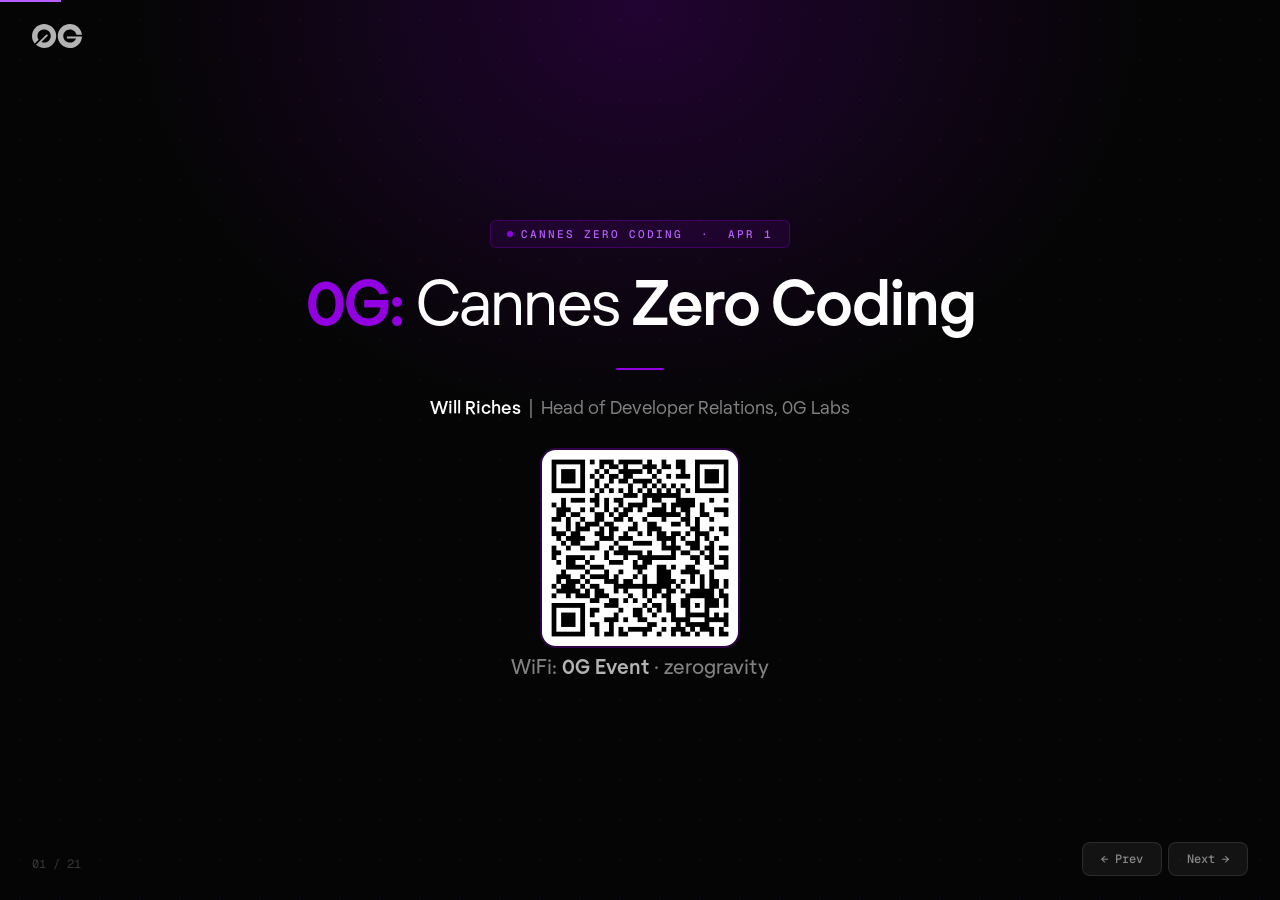
<file: 2026-04-01 Cannes Zero Coding/index.html>
<!DOCTYPE html>
<html lang="en">
<head>
<meta charset="UTF-8">
<meta name="viewport" content="width=device-width, initial-scale=1.0">
<title>0G: From Hype to Verifiable AI</title>
<link rel="preconnect" href="https://fonts.googleapis.com">
<link rel="preconnect" href="https://fonts.gstatic.com" crossorigin>
<link href="https://fonts.googleapis.com/css2?family=Inter:wght@300;400;500;600;700;900&family=JetBrains+Mono:wght@400;500;600;700&display=swap" rel="stylesheet">
<link rel="stylesheet" href="css/shared.css">
<style>
html,body{
  background:var(--bg);color:var(--text);
  font-family:var(--font);overflow:hidden;height:100%;width:100%;
  -webkit-font-smoothing:antialiased;
}

/* ===== SLIDE SYSTEM ===== */
.slide{
  display:none;position:absolute;inset:0;
  flex-direction:column;padding:64px 100px 80px;overflow:hidden;
}
.slide.active{display:flex}
.slide.center{justify-content:center;align-items:center;text-align:center;padding:80px 120px}

/* Subtle grid */
.slide::before{
  content:'';position:absolute;inset:0;
  background-image:radial-gradient(circle,rgba(146,0,225,0.04) 1px,transparent 1px);
  background-size:40px 40px;pointer-events:none;z-index:0;
}
/* Top glow */
.slide::after{
  content:'';position:absolute;top:-400px;left:50%;transform:translateX(-50%);
  width:1200px;height:700px;
  background:radial-gradient(ellipse,rgba(146,0,225,0.05) 0%,transparent 70%);
  pointer-events:none;z-index:0;
}

/* Dark slides */
.slide.dark{background:#050505;color:#FEFEFE}
.slide.dark::before{
  background-image:radial-gradient(circle,rgba(146,0,225,0.08) 1px,transparent 1px);
}
.slide.dark::after{
  background:radial-gradient(ellipse at 50% 30%,rgba(146,0,225,0.2) 0%,transparent 60%);
  top:-200px;
}

.slide>*{position:relative;z-index:1}

/* ===== TYPOGRAPHY ===== */
h1{font-size:62px;font-weight:300;line-height:1.1;letter-spacing:-2px;max-width:1000px}
h1 strong{font-weight:700}
h2{font-size:44px;font-weight:300;line-height:1.15;letter-spacing:-1.5px;max-width:900px}
h2 strong{font-weight:700}
h3{font-size:22px;font-weight:500;letter-spacing:-0.3px}
.subtitle{font-size:20px;color:var(--text-2);line-height:1.6;margin-top:16px;font-weight:300}

/* ===== TAG / BADGE ===== */
.tag{
  display:inline-flex;align-items:center;gap:8px;
  background:var(--purple-soft);border:1px solid var(--purple-border);
  font-family:var(--mono);font-size:11px;padding:6px 16px;border-radius:6px;
  text-transform:uppercase;letter-spacing:2px;color:var(--purple);
  margin-bottom:24px;font-weight:500;
}
.tag::before{content:'';width:6px;height:6px;background:var(--purple);border-radius:50%}
.slide.dark .tag{border-color:rgba(146,0,225,0.3);background:rgba(146,0,225,0.1);color:var(--purple-light)}

/* ===== DIVIDER ===== */
.center .divider{margin:24px auto}

/* ===== STATS ===== */
.stat{font-family:var(--mono);font-size:56px;font-weight:700;color:var(--purple);line-height:1;letter-spacing:-2px}
.stat-label{
  font-family:var(--mono);font-size:11px;color:var(--text-3);
  text-transform:uppercase;letter-spacing:2px;margin-top:8px;
}
.stat-row{display:flex;gap:64px;flex-wrap:wrap}
.center .stat-row{justify-content:center}
.stat-block{text-align:center}

/* ===== SOURCE LINE ===== */
.source{
  position:absolute;bottom:28px;left:100px;right:100px;
  font-family:var(--mono);font-size:11px;color:var(--text-4);
  letter-spacing:0.5px;z-index:2;line-height:1.4;
}
.slide.dark .source{color:rgba(254,254,254,0.2)}

/* ===== CARDS ===== */
.card{
  padding:28px 32px;
  transition:border-color 0.2s;
}
.card:hover{border-color:var(--purple-border)}
.card-grid{display:grid;gap:16px;margin-top:32px}
.card-grid.cols-2{grid-template-columns:1fr 1fr}
.card-grid.cols-3{grid-template-columns:1fr 1fr 1fr}
.card-grid.cols-4{grid-template-columns:1fr 1fr 1fr 1fr}
.card-title{font-family:var(--mono);font-size:11px;text-transform:uppercase;letter-spacing:2px;color:var(--purple);margin-bottom:12px;font-weight:600}
.card-value{font-size:28px;font-weight:700;letter-spacing:-1px}
.card-desc{font-size:14px;color:var(--text-2);margin-top:8px;line-height:1.5;font-weight:400}
.card-source{font-family:var(--mono);font-size:11px;color:var(--text-4);margin-top:12px;text-transform:uppercase;letter-spacing:1px}

/* ===== STACK ===== */
.stack{display:flex;flex-direction:column;gap:4px;margin-top:28px;width:100%;max-width:600px}
.stack-layer{
  display:flex;align-items:center;gap:16px;
  background:var(--bg-card);border:1px solid var(--border);
  padding:12px 20px;border-radius:8px;transition:all 0.2s;
}
.stack-layer:hover{border-color:var(--purple-border);background:var(--purple-soft)}
.stack-layer.hl{border-color:var(--purple-border);background:var(--purple-soft)}
.stack-icon{font-family:var(--mono);font-size:10px;color:var(--purple);min-width:72px;text-transform:uppercase;letter-spacing:1.5px;font-weight:700}
.stack-name{font-size:15px;font-weight:600;color:var(--text)}

/* ===== PILLS ===== */
.pill{
  display:inline-block;background:var(--purple-soft);border:1px solid var(--purple-border);
  color:var(--purple);font-size:14px;padding:8px 20px;border-radius:999px;
  font-family:var(--mono);font-weight:500;letter-spacing:0.5px;
}

/* ===== PARTNER ROW ===== */
.partner-row{display:flex;gap:10px;flex-wrap:wrap;margin-top:20px}
.partner-item{
  font-family:var(--mono);font-size:11px;color:var(--text-2);
  padding:8px 14px;border:1px solid var(--border);border-radius:6px;
  background:var(--bg-card);font-weight:500;letter-spacing:0.3px;
}

/* ===== CTA ===== */
.cta-btn{
  display:inline-block;background:var(--purple);color:#fff;
  font-size:20px;font-weight:600;padding:16px 48px;border-radius:12px;
  text-decoration:none;letter-spacing:0.3px;
  box-shadow:0 4px 24px rgba(146,0,225,0.25);transition:all 0.2s;
}
.cta-btn:hover{box-shadow:0 8px 40px rgba(146,0,225,0.4);transform:translateY(-2px)}

/* ===== DARK SLIDE TEXT ===== */
.slide.dark .subtitle{color:rgba(254,254,254,0.5)}
.slide.dark h3{color:rgba(254,254,254,0.6)}
.slide.dark .stat-label{color:rgba(254,254,254,0.35)}
.dark-card{
  background:rgba(255,255,255,0.05);border:1px solid rgba(255,255,255,0.08);
  border-radius:12px;padding:24px 32px;text-align:center;
}
.dark-card h3{color:#fff !important;font-size:20px;font-weight:600}
.dark-card p{font-size:13px;color:rgba(254,254,254,0.4);margin-top:4px}

/* ===== NAVIGATION ===== */
.nav{position:fixed;bottom:24px;right:32px;z-index:100;display:flex;gap:6px}
.nav button{
  background:var(--bg-card);border:1px solid var(--border);
  color:var(--text-3);padding:8px 18px;border-radius:8px;cursor:pointer;
  font-family:var(--mono);font-size:12px;font-weight:500;transition:all 0.2s;
}
.nav button:hover{background:var(--purple);color:#fff;border-color:var(--purple)}
.slide-counter{
  position:fixed;bottom:28px;left:32px;z-index:100;
  font-family:var(--mono);font-size:12px;color:var(--text-4);
}
.og-logo{
  position:fixed;top:24px;left:32px;z-index:100;
  width:50px;height:24px;color:rgba(10,10,10,0.65);
  transition:color 0.3s;
}
.og-logo svg{width:100%;height:100%}
.progress-bar{position:fixed;top:0;left:0;height:2px;background:var(--purple);z-index:300;transition:width 0.4s ease}

/* ===== PRIZE BAR ===== */
.prize-bar{
  display:flex;align-items:center;gap:14px;margin-top:12px;
}
.prize-bar .bar-track{flex:1;height:28px;background:var(--bg-alt);border-radius:6px;overflow:hidden;position:relative}
.prize-bar .bar-fill{height:100%;border-radius:6px;display:flex;align-items:center;padding-left:14px;
  font-family:var(--mono);font-size:12px;font-weight:600;color:#fff;
  transition:width 0.8s cubic-bezier(0.25,0.46,0.45,0.94);
}
.prize-label{font-family:var(--mono);font-size:13px;color:var(--text-3);min-width:32px;font-weight:500}

/* ===== BOUNTY FEATURE LIST ===== */
.feature-list{display:flex;flex-direction:column;gap:8px;margin-top:16px}
.feature-item{
  display:flex;align-items:flex-start;gap:10px;
  font-size:14px;color:var(--text-2);line-height:1.5;
}
.feature-item .check{color:var(--purple);font-size:16px;font-weight:700;flex-shrink:0;margin-top:1px}

/* ===== JUDGING BARS ===== */
.judge-bars{display:flex;flex-direction:column;gap:8px;margin-top:16px}
.judge-row{display:flex;align-items:center;gap:12px}
.judge-label{font-family:var(--mono);font-size:11px;color:var(--text-2);min-width:120px;font-weight:500;text-transform:uppercase;letter-spacing:1px}
.judge-track{flex:1;height:24px;background:var(--bg-alt);border-radius:6px;overflow:hidden}
.judge-fill{height:100%;border-radius:6px;display:flex;align-items:center;padding-left:10px;
  font-family:var(--mono);font-size:11px;font-weight:600;color:#fff;
  background:linear-gradient(90deg,var(--purple),var(--purple-light));
}

/* ===== ANIMATIONS ===== */
@keyframes fadeUp{from{opacity:0;transform:translateY(20px)}to{opacity:1;transform:translateY(0)}}
@keyframes growWidth{from{width:0}to{width:var(--target-w)}}
.slide.active>*{animation:fadeUp 0.5s ease both}
.slide.active>*:nth-child(1){animation-delay:0s}
.slide.active>*:nth-child(2){animation-delay:0.05s}
.slide.active>*:nth-child(3){animation-delay:0.1s}
.slide.active>*:nth-child(4){animation-delay:0.15s}
.slide.active>*:nth-child(5){animation-delay:0.2s}
.slide.active>*:nth-child(6){animation-delay:0.25s}
.slide.active>*:nth-child(7){animation-delay:0.3s}
.slide.active>*:nth-child(8){animation-delay:0.35s}

/* Layout helpers */
.flex{display:flex}.gap-16{gap:16px}.gap-24{gap:24px}.gap-32{gap:32px}.gap-48{gap:48px}
.flex-1{flex:1}.items-start{align-items:flex-start}.items-center{align-items:center}
.mt-8{margin-top:8px}.mt-12{margin-top:12px}.mt-16{margin-top:16px}.mt-20{margin-top:20px}
.mt-24{margin-top:24px}.mt-28{margin-top:28px}.mt-32{margin-top:32px}.mt-40{margin-top:40px}
.two-col{display:grid;grid-template-columns:1fr 1fr;gap:48px;margin-top:32px;width:100%}

/* ===== TRACK HEADER ===== */
.track-header{
  display:flex;align-items:center;gap:20px;margin-bottom:8px;
}
.track-number{
  font-family:var(--mono);font-size:48px;font-weight:700;color:var(--purple);
  letter-spacing:-2px;line-height:1;opacity:0.2;
}
.track-prize{
  display:inline-flex;align-items:center;gap:8px;
  font-family:var(--mono);font-size:14px;font-weight:600;color:var(--purple);
  background:var(--purple-soft);border:1px solid var(--purple-border);
  padding:6px 16px;border-radius:6px;
}

/* ===== USE CASE PILLS ===== */
.use-cases{display:flex;flex-wrap:wrap;gap:8px;margin-top:16px}
.use-case{
  font-size:12px;color:var(--text-2);
  padding:6px 14px;border:1px solid var(--border);border-radius:6px;
  background:var(--bg-card);font-weight:500;line-height:1.3;
}

/* ===== BAR CHART ===== */
.bar-chart{display:flex;flex-direction:column;gap:10px;margin-top:20px;width:100%}
.bar-row{display:flex;align-items:center;gap:14px}
.bar-label{font-family:var(--mono);font-size:13px;color:var(--text-3);min-width:48px;text-align:right;font-weight:500}
.bar-chart .bar-track{flex:1;height:32px;background:var(--bg-alt);border-radius:6px;overflow:hidden;position:relative}
.bar-chart .bar-fill{height:100%;border-radius:6px;display:flex;align-items:center;padding-left:14px;
  font-family:var(--mono);font-size:12px;font-weight:600;color:#fff;
  transition:width 0.8s cubic-bezier(0.25,0.46,0.45,0.94);
}
.bar-fill.purple{background:linear-gradient(90deg,var(--purple),var(--purple-light))}
.bar-fill.red{background:linear-gradient(90deg,#E83E3E,#F06060)}
.bar-fill.gray{background:#ccc}

/* ===== TRUST COLLAPSE ===== */
.trust-bars{display:flex;gap:20px;align-items:flex-end;height:140px;margin-top:16px}
.trust-col{display:flex;flex-direction:column;align-items:center;gap:6px;flex:1}
.trust-bar{width:100%;border-radius:6px 6px 0 0;display:flex;align-items:flex-end;justify-content:center;
  padding-bottom:8px;font-family:var(--mono);font-size:16px;font-weight:700;color:#fff;min-height:20px}
.trust-year{font-family:var(--mono);font-size:11px;color:var(--text-3);letter-spacing:1px}
.trust-arrow{font-size:20px;color:var(--red);align-self:center;margin:0 -4px}

/* ===== COMPARISON BARS ===== */
.vs-chart{display:flex;flex-direction:column;gap:8px;margin-top:20px;max-width:500px}
.vs-row{display:flex;align-items:center;gap:12px}
.vs-label{font-size:13px;color:var(--text-2);min-width:100px;font-weight:500}
.vs-bar{height:28px;border-radius:6px;display:flex;align-items:center;justify-content:flex-end;padding-right:12px;
  font-family:var(--mono);font-size:11px;font-weight:600;color:#fff;min-width:40px}

/* ===== COMPARE TABLE ===== */
.compare-table{
  width:100%;max-width:860px;border-collapse:collapse;margin-top:28px;
  font-size:15px;text-align:left;
}
.compare-table th{
  font-family:var(--mono);font-size:10px;text-transform:uppercase;letter-spacing:2px;
  color:var(--text-4);padding:12px 20px;border-bottom:2px solid var(--border);font-weight:600;
}
.compare-table td{padding:12px 20px;border-bottom:1px solid var(--border-light)}
.compare-table .col-legacy{color:var(--text-3);font-weight:400}
.compare-table .col-0g{color:var(--purple);font-weight:600}
.compare-table td:first-child{
  font-family:var(--mono);font-size:11px;text-transform:uppercase;
  letter-spacing:1px;color:var(--text-2);font-weight:600;width:120px;
}
.compare-table .col-src{font-family:var(--mono);font-size:11px;color:var(--text-4);text-transform:uppercase;letter-spacing:0.5px;width:140px}
.compare-table tbody tr:hover td{background:var(--purple-soft)}

/* ===== PROBLEM SLIDES ===== */
.problem-layout{display:grid;grid-template-columns:1fr 1fr;gap:48px;margin-top:36px;width:100%;max-width:960px;align-items:stretch}
.problem-graphic{
  display:flex;align-items:center;justify-content:center;
  width:100%;aspect-ratio:4/3;border-radius:16px;position:relative;overflow:hidden;
  background:var(--bg-alt);border:1px solid var(--border);
}
.problem-content{display:flex;flex-direction:column;gap:20px;text-align:left}
.problem-label{
  font-family:var(--mono);font-size:12px;text-transform:uppercase;letter-spacing:2px;
  color:var(--text-3);font-weight:600;
}
.problem-text{font-size:20px;color:var(--text);line-height:1.6;font-weight:400}
.problem-fix-wrap{display:flex;align-items:stretch}
.problem-fix{
  display:flex;flex-direction:column;gap:12px;justify-content:center;
  padding:24px 28px;border-radius:12px;width:100%;
  background:var(--purple-soft);border:1px solid var(--purple-border);
  opacity:0;transform:translateY(12px);
  transition:opacity 0.5s ease,transform 0.5s ease;
}
.slide.revealed .problem-fix{opacity:1;transform:translateY(0)}
.problem-fix .problem-label{color:var(--purple)}
.problem-fix .problem-text{color:var(--purple);font-weight:600}

/* Problem graphics */
.pgfx{position:absolute;border-radius:50%;pointer-events:none}

/* 1: Opacity — black box with ? */
.gfx-opacity{background:linear-gradient(135deg,var(--bg-alt),#eee8f4)}
.gfx-opacity .box{
  width:120px;height:120px;background:#1a1a1a;border-radius:16px;
  display:flex;align-items:center;justify-content:center;
  font-family:var(--mono);font-size:64px;font-weight:700;color:rgba(255,255,255,0.15);
  box-shadow:0 8px 40px rgba(0,0,0,0.15);
}
.gfx-opacity .ring{
  position:absolute;width:200px;height:200px;border:2px dashed var(--purple-border);
  border-radius:50%;opacity:0.4;
}

/* 2: Lock-in — padlock/chain */
.gfx-lockin{background:linear-gradient(135deg,var(--bg-alt),#eee8f4)}
.gfx-lockin .lock-body{
  width:80px;height:64px;background:var(--text-3);border-radius:10px;
  position:relative;display:flex;align-items:center;justify-content:center;
}
.gfx-lockin .lock-shackle{
  width:48px;height:36px;border:6px solid var(--text-3);border-bottom:none;
  border-radius:24px 24px 0 0;position:absolute;top:-32px;
}
.gfx-lockin .lock-hole{width:12px;height:12px;background:var(--bg-alt);border-radius:50%}
.gfx-lockin .chain{
  position:absolute;font-family:var(--mono);font-size:28px;color:var(--text-4);
  letter-spacing:4px;opacity:0.3;
}

/* 3: No ownership — floating disconnected nodes */
.gfx-ownership{background:linear-gradient(135deg,var(--bg-alt),#eee8f4)}
.gfx-ownership .node{
  position:absolute;border-radius:50%;border:2px solid var(--border);background:var(--bg-card);
  display:flex;align-items:center;justify-content:center;
  font-family:var(--mono);font-size:11px;color:var(--text-3);font-weight:600;
}
.gfx-ownership .node.orphan{border-style:dashed;border-color:var(--red-border);color:var(--red)}

/* 4: Centralized control — hub-spoke */
.gfx-central{background:linear-gradient(135deg,var(--bg-alt),#eee8f4)}
.gfx-central .hub{
  width:72px;height:72px;background:var(--red);border-radius:50%;
  display:flex;align-items:center;justify-content:center;
  font-family:var(--mono);font-size:11px;font-weight:700;color:#fff;
  letter-spacing:1px;text-transform:uppercase;z-index:2;position:relative;
  box-shadow:0 4px 24px rgba(232,62,62,0.25);
}
.gfx-central .spoke{
  position:absolute;width:36px;height:36px;background:var(--bg-card);
  border:2px solid var(--border);border-radius:50%;z-index:1;
}
.gfx-central .spoke-line{position:absolute;height:1px;background:var(--border);z-index:0;transform-origin:left center}

/* 5: Fragile — cracked block */
.gfx-fragile{background:linear-gradient(135deg,var(--bg-alt),#eee8f4)}
.gfx-fragile .block{
  width:140px;height:100px;background:var(--bg-card);border:2px solid var(--border);
  border-radius:12px;position:relative;overflow:hidden;
  display:flex;align-items:center;justify-content:center;
  font-family:var(--mono);font-size:12px;color:var(--text-3);font-weight:600;
  letter-spacing:1px;text-transform:uppercase;
}
.gfx-fragile .crack{
  position:absolute;top:0;left:50%;width:2px;height:100%;
  background:linear-gradient(to bottom,var(--red),transparent);opacity:0.6;
  transform:translateX(-50%) rotate(8deg);
}
.gfx-fragile .crack2{
  position:absolute;top:30%;left:45%;width:2px;height:50%;
  background:linear-gradient(to bottom,var(--red),transparent);opacity:0.4;
  transform:rotate(-15deg);
}
.gfx-fragile .spark{
  position:absolute;width:6px;height:6px;background:var(--red);border-radius:50%;opacity:0.5;
}

/* 6: Misaligned incentives — unbalanced scale */
.gfx-incentives{background:linear-gradient(135deg,var(--bg-alt),#eee8f4)}
.scale-wrap{position:relative;width:260px;height:200px}
/* Base */
.scale-base{
  position:absolute;bottom:0;left:50%;transform:translateX(-50%);
  width:100px;height:6px;background:var(--text-3);border-radius:3px;
}
/* Pillar */
.scale-pillar{
  position:absolute;bottom:6px;left:50%;transform:translateX(-50%);
  width:6px;height:70px;background:var(--text-3);border-radius:2px;
}
/* Fulcrum triangle */
.scale-fulcrum{
  position:absolute;bottom:72px;left:50%;transform:translateX(-50%);
  width:0;height:0;
  border-left:14px solid transparent;border-right:14px solid transparent;
  border-bottom:16px solid var(--text-3);
}
/* Beam */
.scale-beam{
  position:absolute;bottom:88px;left:50%;transform:translateX(-50%) rotate(-14deg);
  width:240px;height:5px;background:var(--text-3);border-radius:2px;
  transform-origin:center center;
}
/* Chains */
.scale-chain{
  position:absolute;width:2px;background:var(--text-3);
}
.scale-chain.left{height:30px;bottom:58px;left:22px;transform:rotate(14deg)}
.scale-chain.left2{height:30px;bottom:58px;left:42px;transform:rotate(14deg)}
.scale-chain.right{height:50px;bottom:38px;right:22px;transform:rotate(-14deg)}
.scale-chain.right2{height:50px;bottom:38px;right:42px;transform:rotate(-14deg)}
/* Pans */
.scale-pan{
  position:absolute;height:14px;border-radius:0 0 50% 50%;
  border:3px solid var(--text-3);border-top:none;
}
.scale-pan.left-pan{width:56px;bottom:16px;left:5px;border-color:var(--red);background:var(--red-soft)}
.scale-pan.right-pan{width:56px;bottom:74px;right:5px;border-color:var(--purple);background:var(--purple-soft)}
/* Weight blocks */
.scale-weight{
  position:absolute;border-radius:4px;
  font-family:var(--mono);font-size:9px;font-weight:700;
  display:flex;align-items:center;justify-content:center;
  letter-spacing:0.5px;text-transform:uppercase;
}
/* Labels */
.scale-label{
  position:absolute;font-family:var(--mono);font-size:11px;font-weight:600;
  letter-spacing:1px;text-transform:uppercase;text-align:center;
}
</style>
</head>
<body>

<div class="progress-bar" id="progress"></div>
<div class="og-logo"><svg xmlns="http://www.w3.org/2000/svg" width="100%" height="100%" viewBox="0 0 50 24" fill="none" preserveAspectRatio="xMidYMid meet" aria-hidden="true" role="img"><path d="M50.0009 12.6136C49.6855 18.9497 44.3897 23.9913 37.9033 23.9913C31.214 23.9913 25.791 18.6291 25.791 12.0146C25.791 5.40009 31.214 0.0380859 37.9033 0.0380859C44.1841 0.0380859 49.3483 4.76491 49.956 10.8171H44.4555C43.8858 7.75086 41.169 5.42761 37.9035 5.42761C34.2241 5.42761 31.2416 8.37672 31.2416 12.0146C31.2416 15.6527 34.2241 18.6018 37.9035 18.6018C40.7281 18.6018 43.1418 16.8636 44.111 14.4101H34.8753V12.6136H50.0009Z" fill="currentColor"/><path d="M3.98642 20.8584C8.74078 25.1181 16.0905 24.9803 20.6772 20.4453C25.4072 15.7681 25.4072 8.18505 20.6772 3.50781C15.9469 -1.16927 8.27782 -1.16927 3.54764 3.50781C-0.893505 7.8992 -1.16488 14.8521 2.73348 19.5567L6.62297 15.7108C4.83311 13.1445 5.09269 9.60205 7.40183 7.31886C10.0034 4.7464 14.2215 4.7464 16.8231 7.31886C19.4245 9.89129 19.4245 14.062 16.8231 16.6345C14.8257 18.6094 11.8757 19.0682 9.43583 18.0106L15.9665 11.5531L14.6819 10.2829L3.98642 20.8584Z" fill="currentColor"/></svg></div>

<!-- ============================================================ -->
<!-- SLIDE: TITLE (DARK)                                       -->
<!-- ============================================================ -->
<div class="slide dark center active">
  <span class="tag">Cannes Zero Coding &nbsp;·&nbsp; Apr 1</span>
  <h1><strong class="accent">0G:</strong> Cannes <strong>Zero Coding</strong></h1>
  <div class="divider" style="margin:28px auto"></div>
  <p style="font-size:18px;color:rgba(254,254,254,0.5);font-weight:300"><strong style="color:#fff;font-weight:600">Will Riches</strong> &nbsp;|&nbsp; Head of Developer Relations, 0G Labs</p>

  <div style="margin-top:28px;display:flex;flex-direction:column;align-items:center;gap:8px">
    <img src="img/qr-wifi.png" alt="WiFi QR code" style="width:200px;height:200px;border-radius:16px;border:2px solid rgba(146,0,225,0.3)">
    <div style="font-size:20px;color:rgba(254,254,254,0.5);font-weight:500">WiFi: <strong style="color:rgba(254,254,254,0.7)">0G Event</strong> · zerogravity</div>
  </div>
</div>

<!-- ============================================================ -->
<!-- SLIDE: ZERO CODING EVENT                                  -->
<!-- ============================================================ -->
<div class="slide">
  <span class="tag">Zero Coding Event · EthCC 2026</span>
  <h2>Zero Coding with <strong class="accent">0G</strong> @EthCC</h2>
  <p class="subtitle">An AI-powered "Vibe Coding" workshop — turn ideas into working demos, no engineering background required.</p>

  <div class="two-col" style="margin-top:32px">
    <div>
      <div style="display:flex;flex-direction:column;gap:12px">
        <div class="card" style="display:flex;align-items:center;gap:16px;padding:18px 22px">
          <div style="font-family:var(--mono);font-size:11px;font-weight:700;color:var(--purple);text-transform:uppercase;letter-spacing:1px;min-width:56px">When</div>
          <div style="font-size:15px;font-weight:500">Apr 1, 11:00 AM – 6:00 PM CET</div>
        </div>
        <div class="card" style="display:flex;align-items:center;gap:16px;padding:18px 22px">
          <div style="font-family:var(--mono);font-size:11px;font-weight:700;color:var(--purple);text-transform:uppercase;letter-spacing:1px;min-width:56px">Where</div>
          <div style="font-size:15px;font-weight:500">Carlton Cannes, Cannes, France</div>
        </div>
        <div class="card" style="display:flex;align-items:center;gap:16px;padding:18px 22px">
          <div style="font-family:var(--mono);font-size:11px;font-weight:700;color:var(--purple);text-transform:uppercase;letter-spacing:1px;min-width:56px">Cost</div>
          <div style="font-size:15px;font-weight:500">Free</div>
        </div>
        <div class="card" style="display:flex;align-items:center;gap:16px;padding:18px 22px;border-color:var(--purple-border);background:var(--purple-soft)">
          <div style="font-family:var(--mono);font-size:11px;font-weight:700;color:var(--purple);text-transform:uppercase;letter-spacing:1px;min-width:56px">Prizes</div>
          <div style="font-family:var(--mono);font-size:20px;font-weight:700;color:var(--purple)">$1,500 USDC</div>
        </div>
      </div>
    </div>

    <div>
      <h3 style="font-size:14px;font-family:var(--mono);text-transform:uppercase;letter-spacing:2px;color:var(--text-3);font-weight:600">Schedule</h3>
      <div style="display:flex;flex-direction:column;gap:8px;margin-top:16px">
        <div style="display:flex;gap:14px;align-items:baseline">
          <span style="font-family:var(--mono);font-size:12px;color:var(--purple);font-weight:600;min-width:100px">11:00 AM</span>
          <span style="font-size:14px;color:var(--text-2)">Welcome & Registration</span>
        </div>
        <div style="display:flex;gap:14px;align-items:baseline">
          <span style="font-family:var(--mono);font-size:12px;color:var(--purple);font-weight:600;min-width:100px">11:35 AM</span>
          <span style="font-size:14px;color:var(--text-2)">Tech 101: 0G Platform Overview</span>
        </div>
        <div style="display:flex;gap:14px;align-items:baseline">
          <span style="font-family:var(--mono);font-size:12px;color:var(--purple);font-weight:600;min-width:100px">11:55 AM</span>
          <span style="font-size:14px;color:var(--text-2)">Vibe Coding Workshop</span>
        </div>
        <div style="display:flex;gap:14px;align-items:baseline">
          <span style="font-family:var(--mono);font-size:12px;color:var(--purple);font-weight:600;min-width:100px">12:15 PM</span>
          <span style="font-size:14px;color:var(--text-2)">Build Session + Mentorship</span>
        </div>
        <div style="display:flex;gap:14px;align-items:baseline">
          <span style="font-family:var(--mono);font-size:12px;color:var(--purple);font-weight:600;min-width:100px">5:00 PM</span>
          <span style="font-size:14px;color:var(--text-2)">Demos, Networking & Awards</span>
        </div>
      </div>

      <h3 style="font-size:14px;font-family:var(--mono);text-transform:uppercase;letter-spacing:2px;color:var(--text-3);font-weight:600;margin-top:24px">Winner Perks</h3>
      <div style="display:flex;flex-wrap:wrap;gap:8px;margin-top:12px">
        <span class="use-case">Priority BIMO Launchpad listing</span>
        <span class="use-case">Dedicated DevRel support</span>
        <span class="use-case">Co-marketing across 0G channels</span>
        <span class="use-case">Potential funding & product support</span>
      </div>
    </div>
  </div>

</div>


<!-- ============================================================ -->
<!-- SLIDE: THE CONFLICT                                       -->
<!-- ============================================================ -->
<div class="slide">
  <span class="tag">The Conflict</span>
  <h2>Reputation Is a <strong class="accent">Single Point of Failure</strong></h2>
  <p class="subtitle">In the Agent Economy, trust is a vulnerability.</p>

  <div class="two-col" style="margin-top:36px">
    <!-- Left: Market Growth -->
    <div>
      <h3 style="font-size:14px;font-family:var(--mono);text-transform:uppercase;letter-spacing:2px;color:var(--text-3);font-weight:600">Agentic AI Market</h3>
      <div class="bar-chart" style="margin-top:16px">
        <div class="bar-row">
          <span class="bar-label">2024</span>
          <div class="bar-track"><div class="bar-fill purple" style="width:66%">$5.99B</div></div>
        </div>
        <div class="bar-row">
          <span class="bar-label">2025</span>
          <div class="bar-track"><div class="bar-fill purple" style="width:71%">$6.5B</div></div>
        </div>
        <div class="bar-row">
          <span class="bar-label">2026</span>
          <div class="bar-track"><div class="bar-fill purple" style="width:100%">$9.1B</div></div>
        </div>
      </div>

      <!-- Trust collapse -->
      <div style="margin-top:24px;background:var(--red-soft);border:1px solid var(--red-border);border-radius:10px;padding:16px 20px">
        <h3 style="font-size:12px;font-family:var(--mono);text-transform:uppercase;letter-spacing:2px;color:var(--red);font-weight:600;margin-bottom:8px">Trust in Autonomous AI — Collapsing</h3>
        <div class="trust-bars" style="height:140px">
          <div class="trust-col">
            <div class="trust-bar" style="height:120px;background:linear-gradient(var(--purple),var(--purple-light))">43%</div>
            <span class="trust-year">2024</span>
          </div>
          <span class="trust-arrow">→</span>
          <div class="trust-col">
            <div class="trust-bar" style="height:90px;background:linear-gradient(#c060e0,#d090f0)">37%</div>
            <span class="trust-year">Mid</span>
          </div>
          <span class="trust-arrow">→</span>
          <div class="trust-col">
            <div class="trust-bar" style="height:64px;background:linear-gradient(var(--red),#F06060)">27%</div>
            <span class="trust-year">2025</span>
          </div>
        </div>
        <div style="font-family:var(--mono);font-size:10px;color:var(--red);margin-top:8px;letter-spacing:1px;text-transform:uppercase">Capgemini Research Institute</div>
      </div>
    </div>

    <!-- Right: Key Stats -->
    <div>
      <h3 style="font-size:14px;font-family:var(--mono);text-transform:uppercase;letter-spacing:2px;color:var(--text-3);font-weight:600">The Damage</h3>
      <div class="card-grid cols-1" style="grid-template-columns:1fr;gap:12px;margin-top:16px">
        <div class="card" style="display:flex;align-items:center;gap:20px;padding:20px 24px">
          <div style="font-family:var(--mono);font-size:32px;font-weight:700;color:var(--red);letter-spacing:-1px">$3.4B</div>
          <div>
            <div style="font-size:14px;font-weight:600">Crypto Exploits (2025)</div>
            <div class="card-source">Chainalysis Crypto Crime Report</div>
          </div>
        </div>
        <div class="card" style="display:flex;align-items:center;gap:20px;padding:20px 24px">
          <div style="font-family:var(--mono);font-size:32px;font-weight:700;color:var(--red);letter-spacing:-1px">$1.8B</div>
          <div>
            <div style="font-size:14px;font-weight:600">Malicious MEV Since 2020</div>
            <div class="card-source">Flashbots Research</div>
          </div>
        </div>
        <div class="card" style="display:flex;align-items:center;gap:20px;padding:20px 24px">
          <div style="font-family:var(--mono);font-size:32px;font-weight:700;color:var(--purple);letter-spacing:-1px">100:1</div>
          <div>
            <div style="font-size:14px;font-weight:600">Non-Human to Human IDs</div>
            <div class="card-source">Astrix Security 2025</div>
          </div>
        </div>
      </div>
    </div>
  </div>

  <div class="source">Sources: Fortune Business Insights (2026) · Capgemini Research Institute · Chainalysis Crypto Crime Report 2025 · Astrix Security · Anthropic arXiv (Nov 2025)</div>
</div>

<!-- ============================================================ -->
<!-- SLIDE: WHAT IS 0G                                         -->
<!-- ============================================================ -->
<div class="slide center">
  <span class="tag">What is 0G</span>
  <h2>The Decentralized <strong class="accent">AI Operating System</strong></h2>
  <p class="subtitle">One integrated stack. Purpose-built for AI.</p>

  <!-- Architecture diagram built with CSS -->
  <div style="width:100%;max-width:820px;margin-top:32px;display:flex;flex-direction:column;gap:6px">

    <!-- Layer 5: Alignment -->
    <div style="border:1px solid var(--purple-border);border-radius:10px;padding:16px 20px;background:var(--purple-soft)">
      <div style="font-family:var(--mono);font-size:11px;font-weight:700;color:var(--purple);text-transform:uppercase;letter-spacing:2px;text-align:center;margin-bottom:10px">Alignment</div>
      <div style="display:flex;gap:8px;justify-content:center">
        <span style="background:var(--purple);color:#fff;font-size:12px;font-weight:600;padding:6px 16px;border-radius:6px;font-family:var(--mono)">Model Drift</span>
        <span style="background:var(--purple);color:#fff;font-size:12px;font-weight:600;padding:6px 16px;border-radius:6px;font-family:var(--mono)">Bias Detection</span>
        <span style="background:var(--purple);color:#fff;font-size:12px;font-weight:600;padding:6px 16px;border-radius:6px;font-family:var(--mono)">Governance</span>
      </div>
    </div>

    <!-- Layer 4: Service Marketplace -->
    <div style="border:1px solid var(--border);border-radius:10px;padding:16px 20px;background:var(--bg-card)">
      <div style="font-family:var(--mono);font-size:11px;font-weight:700;color:var(--text-2);text-transform:uppercase;letter-spacing:2px;text-align:center;margin-bottom:10px">Service Marketplace</div>
      <div style="display:flex;gap:8px;justify-content:center">
        <span style="background:var(--bg-alt);border:1px solid var(--border);font-size:12px;font-weight:500;padding:6px 16px;border-radius:6px;color:var(--text-2);font-family:var(--mono)">Provider Registration</span>
        <span style="background:var(--bg-alt);border:1px solid var(--border);font-size:12px;font-weight:500;padding:6px 16px;border-radius:6px;color:var(--text-2);font-family:var(--mono)">Developer Services</span>
        <span style="background:var(--bg-alt);border:1px solid var(--border);font-size:12px;font-weight:500;padding:6px 16px;border-radius:6px;color:var(--text-2);font-family:var(--mono)">Payment Settlement</span>
      </div>
    </div>

    <!-- Layer 3: Three pillars -->
    <div style="display:grid;grid-template-columns:1fr 1fr 1fr;gap:6px">
      <!-- Storage -->
      <div style="border:1px solid var(--purple-border);border-radius:10px;padding:16px 14px;background:var(--bg-card)">
        <div style="font-family:var(--mono);font-size:11px;font-weight:700;color:var(--purple);text-transform:uppercase;letter-spacing:2px;text-align:center;margin-bottom:10px">Storage</div>
        <div style="display:flex;flex-direction:column;gap:5px">
          <span style="background:var(--purple);color:#fff;font-size:11px;font-weight:600;padding:5px 12px;border-radius:5px;text-align:center;font-family:var(--mono)">Datasets</span>
          <span style="background:var(--purple);color:#fff;font-size:11px;font-weight:600;padding:5px 12px;border-radius:5px;text-align:center;font-family:var(--mono)">Models</span>
          <span style="background:var(--purple);color:#fff;font-size:11px;font-weight:600;padding:5px 12px;border-radius:5px;text-align:center;font-family:var(--mono)">Assets</span>
          <span style="background:var(--purple);color:#fff;font-size:11px;font-weight:600;padding:5px 12px;border-radius:5px;text-align:center;font-family:var(--mono)">Vectors</span>
        </div>
      </div>

      <!-- DA -->
      <div style="border:1px solid var(--purple-border);border-radius:10px;padding:16px 14px;background:var(--bg-card)">
        <div style="font-family:var(--mono);font-size:11px;font-weight:700;color:var(--purple);text-transform:uppercase;letter-spacing:2px;text-align:center;margin-bottom:10px">Data Availability</div>
        <div style="display:flex;flex-direction:column;gap:5px">
          <span style="background:var(--purple);color:#fff;font-size:11px;font-weight:600;padding:5px 12px;border-radius:5px;text-align:center;font-family:var(--mono)">Provenance</span>
          <span style="background:var(--purple);color:#fff;font-size:11px;font-weight:600;padding:5px 12px;border-radius:5px;text-align:center;font-family:var(--mono)">Accessibility</span>
        </div>
      </div>

      <!-- Compute -->
      <div style="border:1px solid var(--purple-border);border-radius:10px;padding:16px 14px;background:var(--bg-card)">
        <div style="font-family:var(--mono);font-size:11px;font-weight:700;color:var(--purple);text-transform:uppercase;letter-spacing:2px;text-align:center;margin-bottom:10px">Compute</div>
        <div style="display:flex;flex-direction:column;gap:5px">
          <span style="background:var(--purple);color:#fff;font-size:11px;font-weight:600;padding:5px 12px;border-radius:5px;text-align:center;font-family:var(--mono)">Inference</span>
          <span style="background:var(--purple);color:#fff;font-size:11px;font-weight:600;padding:5px 12px;border-radius:5px;text-align:center;font-family:var(--mono)">Training</span>
          <span style="background:var(--purple);color:#fff;font-size:11px;font-weight:600;padding:5px 12px;border-radius:5px;text-align:center;font-family:var(--mono)">RAG</span>
          <span style="background:var(--purple);color:#fff;font-size:11px;font-weight:600;padding:5px 12px;border-radius:5px;text-align:center;font-family:var(--mono)">Agents</span>
        </div>
      </div>
    </div>

    <!-- Layer 1: Chain -->
    <div style="border:1px solid var(--purple-border);border-radius:10px;padding:14px 20px;background:linear-gradient(90deg,var(--purple-soft),rgba(183,95,255,0.08))">
      <div style="font-family:var(--mono);font-size:11px;font-weight:700;color:var(--purple);text-transform:uppercase;letter-spacing:2px;text-align:center;margin-bottom:6px">Chain</div>
      <div style="text-align:center">
        <span style="background:linear-gradient(90deg,var(--purple),var(--purple-light));color:#fff;font-size:12px;font-weight:600;padding:6px 24px;border-radius:6px;font-family:var(--mono)">Infinite Scalability</span>
      </div>
    </div>

  </div>
</div>

<!-- ============================================================ -->
<!-- SLIDE: WHAT IS 0G — FOUR COMPONENTS                       -->
<!-- ============================================================ -->
<div class="slide">
  <span class="tag">The Stack</span>
  <h2>Four Core <strong class="accent">Components</strong></h2>
  <p class="subtitle">The complete infrastructure for building AI-powered applications on-chain.</p>

  <div class="card-grid cols-2 mt-32" style="max-width:960px">
    <div class="card" style="padding:32px;border-color:var(--purple-border)">
      <div style="display:flex;align-items:center;gap:14px;margin-bottom:14px">
        <div style="background:var(--purple-soft);border:1px solid var(--purple-border);border-radius:10px;width:48px;height:48px;display:flex;align-items:center;justify-content:center;font-family:var(--mono);font-size:11px;font-weight:700;color:var(--purple);letter-spacing:0.5px;flex-shrink:0">CHAIN</div>
        <div>
          <div style="font-size:20px;font-weight:700;letter-spacing:-0.5px">0G Chain</div>
        </div>
      </div>
      <div class="card-desc" style="margin-top:0;font-size:15px;line-height:1.6">EVM-compatible blockchain. Deploy with Solidity, Hardhat, Foundry — tools you already know.</div>
      <div style="display:flex;gap:8px;margin-top:14px;flex-wrap:wrap">
        <span class="pill" style="font-size:11px;padding:4px 12px">11K+ TPS</span>
        <span class="pill" style="font-size:11px;padding:4px 12px">~1s Finality</span>
        <span class="pill" style="font-size:11px;padding:4px 12px">EVM</span>
      </div>
    </div>

    <div class="card" style="padding:32px;border-color:var(--purple-border)">
      <div style="display:flex;align-items:center;gap:14px;margin-bottom:14px">
        <div style="background:var(--purple-soft);border:1px solid var(--purple-border);border-radius:10px;width:48px;height:48px;display:flex;align-items:center;justify-content:center;font-family:var(--mono);font-size:9px;font-weight:700;color:var(--purple);letter-spacing:0.5px;flex-shrink:0">COMP</div>
        <div>
          <div style="font-size:20px;font-weight:700;letter-spacing:-0.5px">0G Compute</div>
        </div>
      </div>
      <div class="card-desc" style="margin-top:0;font-size:15px;line-height:1.6">Decentralized AI inference and training. Verifiable with TEE, ZKML, and optimistic proofs.</div>
      <div style="display:flex;gap:8px;margin-top:14px;flex-wrap:wrap">
        <span class="pill" style="font-size:11px;padding:4px 12px">Inference</span>
        <span class="pill" style="font-size:11px;padding:4px 12px">Fine-Tuning</span>
        <span class="pill" style="font-size:11px;padding:4px 12px">RAG</span>
      </div>
    </div>

    <div class="card" style="padding:32px;border-color:var(--purple-border)">
      <div style="display:flex;align-items:center;gap:14px;margin-bottom:14px">
        <div style="background:var(--purple-soft);border:1px solid var(--purple-border);border-radius:10px;width:48px;height:48px;display:flex;align-items:center;justify-content:center;font-family:var(--mono);font-size:9px;font-weight:700;color:var(--purple);letter-spacing:0.5px;flex-shrink:0">STORE</div>
        <div>
          <div style="font-size:20px;font-weight:700;letter-spacing:-0.5px">0G Storage</div>
        </div>
      </div>
      <div class="card-desc" style="margin-top:0;font-size:15px;line-height:1.6">Decentralized storage network. Datasets, model weights, assets, and vector embeddings.</div>
      <div style="display:flex;gap:8px;margin-top:14px;flex-wrap:wrap">
        <span class="pill" style="font-size:11px;padding:4px 12px">Datasets</span>
        <span class="pill" style="font-size:11px;padding:4px 12px">Models</span>
        <span class="pill" style="font-size:11px;padding:4px 12px">Vectors</span>
      </div>
    </div>

    <div class="card" style="padding:32px;border-color:var(--purple-border)">
      <div style="display:flex;align-items:center;gap:14px;margin-bottom:14px">
        <div style="background:var(--purple-soft);border:1px solid var(--purple-border);border-radius:10px;width:48px;height:48px;display:flex;align-items:center;justify-content:center;font-family:var(--mono);font-size:14px;font-weight:700;color:var(--purple);letter-spacing:0.5px;flex-shrink:0">DA</div>
        <div>
          <div style="font-size:20px;font-weight:700;letter-spacing:-0.5px">0G DA</div>
        </div>
      </div>
      <div class="card-desc" style="margin-top:0;font-size:15px;line-height:1.6">Infinitely-scalable data availability layer. Provenance and accessibility for all on-chain data.</div>
      <div style="display:flex;gap:8px;margin-top:14px;flex-wrap:wrap">
        <span class="pill" style="font-size:11px;padding:4px 12px">50 Gbps</span>
        <span class="pill" style="font-size:11px;padding:4px 12px">Provenance</span>
        <span class="pill" style="font-size:11px;padding:4px 12px">50,000×</span>
      </div>
    </div>
  </div>
</div>

<!-- ============================================================ -->
<!-- SLIDE: 0G STORAGE                                         -->
<!-- ============================================================ -->
<div class="slide">
  <span class="tag">0G Storage</span>
  <h2>Agent Memory, <strong class="accent">Verified</strong></h2>
  <p class="subtitle">Training sets. Model weights. Agent memory. Decentralized and cryptographically secured.</p>

  <div class="two-col" style="margin-top:36px">
    <!-- Left: Cost comparison -->
    <div>
      <h3 style="font-size:14px;font-family:var(--mono);text-transform:uppercase;letter-spacing:2px;color:var(--text-3);font-weight:600">Monthly Cloud Storage Cost</h3>
      <div class="vs-chart mt-16">
        <div class="vs-row">
          <span class="vs-label" style="color:var(--text-3)">AWS S3</span>
          <div class="vs-bar" style="width:100%;background:linear-gradient(90deg,#ccc,#aaa)">$100K/mo</div>
        </div>
        <div class="vs-row">
          <span class="vs-label" style="color:var(--purple);font-weight:600">0G Storage</span>
          <div class="vs-bar" style="width:5%;background:linear-gradient(90deg,var(--purple),var(--purple-light));min-width:80px">$5K/mo</div>
        </div>
      </div>
      <div class="pill mt-20" style="font-size:20px;padding:12px 28px;font-weight:700">80–90% Cost Savings</div>
      <div class="card-source mt-12">0G Labs benchmarks vs AWS S3 pricing</div>
    </div>

    <!-- Right: Features -->
    <div>
      <h3 style="font-size:14px;font-family:var(--mono);text-transform:uppercase;letter-spacing:2px;color:var(--text-3);font-weight:600">What You Get</h3>
      <div style="display:flex;flex-direction:column;gap:12px;margin-top:16px">
        <div class="card" style="padding:16px 20px;display:flex;align-items:center;gap:14px">
          <span style="color:var(--purple);font-size:18px;font-weight:700">✓</span>
          <div><div style="font-weight:600;font-size:15px">Verifiable Permanence</div><div style="font-size:13px;color:var(--text-3)">Cryptographic proof of data integrity</div></div>
        </div>
        <div class="card" style="padding:16px 20px;display:flex;align-items:center;gap:14px">
          <span style="color:var(--purple);font-size:18px;font-weight:700">✓</span>
          <div><div style="font-weight:600;font-size:15px">Tamper-Proof</div><div style="font-size:13px;color:var(--text-3)">Immutable storage with erasure coding</div></div>
        </div>
        <div class="card" style="padding:16px 20px;display:flex;align-items:center;gap:14px">
          <span style="color:var(--purple);font-size:18px;font-weight:700">✓</span>
          <div><div style="font-weight:600;font-size:15px">Decentralized Redundancy</div><div style="font-size:13px;color:var(--text-3)">No single point of failure</div></div>
        </div>
        <div class="card" style="padding:16px 20px;display:flex;align-items:center;gap:14px">
          <span style="color:var(--purple);font-size:18px;font-weight:700">✓</span>
          <div><div style="font-weight:600;font-size:15px">80–90% Cost Reduction</div><div style="font-size:13px;color:var(--text-3)">vs. traditional cloud providers</div></div>
        </div>
      </div>
    </div>
  </div>

  <div class="source">Source: 0G Labs benchmarks vs AWS S3 pricing (us-east-1) · Production deployment data</div>
</div>

<!-- ============================================================ -->
<!-- SLIDE: 0G COMPUTE                                         -->
<!-- ============================================================ -->
<div class="slide">
  <span class="tag">0G Compute</span>
  <h2>Trustless <strong class="accent">Inference and Training</strong></h2>
  <p class="subtitle">You don't have to trust that the model ran correctly — you can prove it.</p>

  <div style="display:flex;flex-direction:column;gap:8px;margin-top:20px;align-items:flex-start">
    <div style="display:flex;gap:12px">
      <div style="display:inline-flex;align-items:center;gap:8px;background:var(--green-soft);border:1px solid rgba(22,163,74,0.25);padding:6px 16px;border-radius:6px">
        <span style="width:6px;height:6px;background:var(--green);border-radius:50%"></span>
        <span style="font-family:var(--mono);font-size:12px;font-weight:600;color:var(--green);letter-spacing:0.5px">Inference</span>
      </div>
      <div style="display:inline-flex;align-items:center;gap:8px;background:var(--green-soft);border:1px solid rgba(22,163,74,0.25);padding:6px 16px;border-radius:6px">
        <span style="width:6px;height:6px;background:var(--green);border-radius:50%"></span>
        <span style="font-family:var(--mono);font-size:12px;font-weight:600;color:var(--green);letter-spacing:0.5px">Fine-Tuning</span>
      </div>
      <div style="display:inline-flex;align-items:center;gap:8px;background:var(--purple-soft);border:1px solid var(--purple-border);padding:6px 16px;border-radius:6px">
        <span style="width:6px;height:6px;background:var(--purple);border-radius:50%;opacity:0.6"></span>
        <span style="font-family:var(--mono);font-size:12px;font-weight:600;color:var(--purple);letter-spacing:0.5px">Pre-Training</span>
      </div>
    </div>
  </div>

  <div class="two-col" style="margin-top:24px">
    <!-- Left: GLM-5 -->
    <div>
      <div class="card" style="border-color:var(--purple-border);background:var(--purple-soft);padding:32px">
        <div class="card-title">GLM-5 · Live on 0G Compute</div>
        <div style="font-family:var(--mono);font-size:56px;font-weight:700;color:var(--purple);letter-spacing:-2px">744B</div>
        <div style="font-size:16px;font-weight:600;margin-top:8px">Parameters · SOTA Open-Source · MIT License</div>
        <div style="font-size:14px;color:var(--text-2);margin-top:8px;line-height:1.5">Beats GPT-5.2 on BrowseComp and Terminal-Bench.</div>
        <div class="card-source mt-12">0G Labs · Feb 2026</div>
      </div>
    </div>

    <!-- Right: Verification methods -->
    <div>
      <h3 style="font-size:14px;font-family:var(--mono);text-transform:uppercase;letter-spacing:2px;color:var(--text-3);font-weight:600">Verification Methods</h3>
      <div style="display:flex;flex-direction:column;gap:10px;margin-top:16px">
        <div class="card" style="padding:18px 22px">
          <div style="display:flex;align-items:center;gap:12px">
            <div style="background:var(--purple-soft);border:1px solid var(--purple-border);border-radius:8px;width:40px;height:40px;display:flex;align-items:center;justify-content:center;font-family:var(--mono);font-size:12px;font-weight:700;color:var(--purple)">TEE</div>
            <div>
              <div style="font-weight:600;font-size:15px">Trusted Execution</div>
              <div style="font-size:13px;color:var(--text-3)">Sub-second verification · Hardware isolation</div>
            </div>
          </div>
        </div>
        <div class="card" style="padding:18px 22px">
          <div style="display:flex;align-items:center;gap:12px">
            <div style="background:var(--purple-soft);border:1px solid var(--purple-border);border-radius:8px;width:40px;height:40px;display:flex;align-items:center;justify-content:center;font-family:var(--mono);font-size:10px;font-weight:700;color:var(--purple)">ZK</div>
            <div>
              <div style="font-weight:600;font-size:15px">ZKML Proofs</div>
              <div style="font-size:13px;color:var(--text-3)">Cryptographic proof · No hardware trust</div>
            </div>
          </div>
        </div>
        <div class="card" style="padding:18px 22px">
          <div style="display:flex;align-items:center;gap:12px">
            <div style="background:var(--purple-soft);border:1px solid var(--purple-border);border-radius:8px;width:40px;height:40px;display:flex;align-items:center;justify-content:center;font-family:var(--mono);font-size:10px;font-weight:700;color:var(--purple)">OPT</div>
            <div>
              <div style="font-weight:600;font-size:15px">Optimistic Rollups</div>
              <div style="font-size:13px;color:var(--text-3)">Maximum throughput · Cost-efficient</div>
            </div>
          </div>
        </div>
      </div>
    </div>
  </div>

  <div class="source">Source: DiLoCoX arXiv:2506.21263 (with China Mobile) · 0G Compute architecture docs</div>
</div>

<!-- ============================================================ -->
<!-- SLIDE: 0G DA & CHAIN                                      -->
<!-- ============================================================ -->
<div class="slide center">
  <span class="tag">0G DA & Chain</span>
  <h2>Speed Without <strong class="accent">Compromise</strong></h2>
  <p class="subtitle">The data highway and the settlement layer.</p>

  <div class="card-grid cols-3 mt-32" style="max-width:900px">
    <div class="card" style="text-align:center;padding:32px 24px">
      <div class="card-title">DA Throughput</div>
      <div style="font-family:var(--mono);font-size:44px;font-weight:700;color:var(--purple);letter-spacing:-1px">50</div>
      <div style="font-family:var(--mono);font-size:18px;color:var(--purple);font-weight:600;margin-top:-4px">Gbps</div>
      <div class="card-desc">Galileo Testnet benchmark</div>
      <div class="card-source">0G Labs benchmark</div>
    </div>
    <div class="card" style="text-align:center;padding:32px 24px">
      <div class="card-title">Chain TPS</div>
      <div style="font-family:var(--mono);font-size:44px;font-weight:700;color:var(--purple);letter-spacing:-1px">11K+</div>
      <div style="font-family:var(--mono);font-size:14px;color:var(--text-2);font-weight:500;margin-top:2px">per shard</div>
      <div class="card-desc">~70 validators · Aristotle Mainnet</div>
      <div class="card-source">Mainnet telemetry</div>
    </div>
    <div class="card" style="text-align:center;padding:32px 24px">
      <div class="card-title">Finality</div>
      <div style="font-family:var(--mono);font-size:44px;font-weight:700;color:var(--purple);letter-spacing:-1px">~1s</div>
      <div style="font-family:var(--mono);font-size:14px;color:var(--text-2);font-weight:500;margin-top:2px">block time</div>
      <div class="card-desc">Sub-second block time</div>
      <div class="card-source">Network metrics</div>
    </div>
  </div>

  <div style="display:flex;gap:16px;margin-top:28px;align-items:center">
    <div class="pill">50,000× faster DA throughput</div>
    <span style="font-size:14px;color:var(--text-3)">EVM-compatible · Solidity · Hardhat · Foundry</span>
  </div>

  <div class="source">Source: 0G Galileo Testnet benchmarks · Aristotle Mainnet telemetry</div>
</div>

<!-- ============================================================ -->
<!-- SLIDE: IDENTITY & SOVEREIGNTY                            -->
<!-- ============================================================ -->
<div class="slide">
  <span class="tag">Identity & Sovereignty</span>
  <h2>Agents Need <strong class="accent">Ownership</strong></h2>
  <p class="subtitle">Not reputation. Math.</p>

  <!-- Timeline connector -->
  <div style="display:flex;align-items:stretch;gap:0;margin-top:36px;width:100%">
    <div class="card" style="padding:28px 24px;flex:1;border-radius:12px 0 0 12px;border-right:none">
      <div class="card-title">Machine Payments</div>
      <div style="font-family:var(--mono);font-size:22px;font-weight:700;color:var(--purple)">x402</div>
      <div class="card-desc" style="margin-top:12px">Machine-to-machine payment protocol. Created by Coinbase (May 2025). Google, AWS, Anthropic, Visa adopted.</div>
      <div class="card-source mt-12">x402.org</div>
    </div>
    <div style="width:2px;background:linear-gradient(var(--purple),var(--purple-light));flex-shrink:0"></div>
    <div class="card" style="border-color:var(--purple-border);background:var(--purple-soft);padding:28px 24px;flex:1;border-radius:0;border-left:none;border-right:none">
      <div class="card-title" style="color:var(--purple)">Agent Identity</div>
      <div style="font-family:var(--mono);font-size:22px;font-weight:700;color:var(--purple)">ERC-7857</div>
      <div class="card-desc" style="margin-top:12px">Intelligent NFTs (iNFTs). Ethereum standard for on-chain agent identity and ownership.</div>
      <div class="card-source mt-12">EIP-7857 Draft</div>
    </div>
    <div style="width:2px;background:linear-gradient(var(--purple),var(--purple-light));flex-shrink:0"></div>
    <div class="card" style="padding:28px 24px;flex:1;border-radius:0 12px 12px 0;border-left:none">
      <div class="card-title">Private Transactions</div>
      <div style="font-size:18px;font-weight:700">AmericanFortress</div>
      <div class="card-desc" style="margin-top:12px">AI-native private transaction stack. Built-in privacy, compliance, and cryptographic trust.</div>
      <div class="card-source mt-12">0G × AmericanFortress (Jan 2026)</div>
    </div>
  </div>
  <p style="font-family:var(--mono);font-size:11px;color:var(--text-3);margin-top:12px;letter-spacing:1px;text-transform:uppercase">Pay → Identify → Transact privately — a complete agent sovereignty stack</p>

  <div class="source">Source: x402.org · EIP-7857 Draft · 0G Labs partnership announcements</div>
</div>

<!-- ============================================================ -->
<!-- SLIDE: INSTITUTIONAL VALIDATION                          -->
<!-- ============================================================ -->
<div class="slide">
  <span class="tag">Institutional Validation</span>
  <h2>Aristotle <strong class="accent">Mainnet</strong></h2>
  <p class="subtitle">Live since September 2025. Production infrastructure.</p>

  <div class="card-grid cols-3 mt-28">
    <div class="card" style="text-align:center;padding:28px 20px">
      <div style="font-family:var(--mono);font-size:36px;font-weight:700;color:var(--purple);letter-spacing:-1px">$325M+</div>
      <div class="card-desc" style="font-weight:500;margin-top:4px">Raised from tier-one investors</div>
    </div>
    <div class="card" style="text-align:center;padding:28px 20px">
      <div style="font-family:var(--mono);font-size:36px;font-weight:700;color:var(--purple);letter-spacing:-1px">400+</div>
      <div class="card-desc" style="font-weight:500;margin-top:4px">Integrations across the stack</div>
    </div>
    <div class="card" style="text-align:center;padding:28px 20px">
      <div style="font-family:var(--mono);font-size:36px;font-weight:700;color:var(--purple);letter-spacing:-1px">300+</div>
      <div class="card-desc" style="font-weight:500;margin-top:4px">Ecosystem projects building</div>
    </div>
  </div>

  <div style="margin-top:28px">
    <h3 style="font-size:12px;font-family:var(--mono);text-transform:uppercase;letter-spacing:2px;color:var(--text-3);font-weight:600;margin-bottom:12px">Key Partners</h3>
    <div class="partner-row">
      <span class="partner-item">ZSTK (NASDAQ)</span>
      <span class="partner-item">Coinbase Cloud</span>
      <span class="partner-item">Alibaba Cloud</span>
      <span class="partner-item">Google Cloud</span>
      <span class="partner-item">Lido</span>
      <span class="partner-item">Chainlink CCIP</span>
    </div>
  </div>

  <div class="card mt-20" style="display:inline-flex;align-items:center;gap:16px;padding:16px 28px;border-color:var(--purple-border);background:var(--purple-soft)">
    <div style="font-family:var(--mono);font-size:28px;font-weight:700;color:var(--purple)">$88.88M</div>
    <div style="font-size:14px;font-weight:500;color:var(--text-2)">Builder incentives deployed via Guild 2.0</div>
  </div>

  <div class="source">Source: 0G Labs · CoinGecko · NASDAQ filings (ZSTK)</div>
</div>

<!-- ============================================================ -->
<!-- SLIDE: THE WATCHERS                                      -->
<!-- ============================================================ -->
<div class="slide">
  <span class="tag">The Watchers</span>
  <h2><strong class="accent">80,000+</strong> Alignment Nodes</h2>
  <p class="subtitle">Monitoring model drift, detecting bias, enforcing governance on-chain.</p>

  <div class="two-col" style="margin-top:32px">
    <!-- Left: Governance gap -->
    <div>
      <h3 style="font-size:14px;font-family:var(--mono);text-transform:uppercase;letter-spacing:2px;color:var(--text-3);font-weight:600">The Governance Gap</h3>
      <div class="card mt-16" style="padding:24px">
        <div style="display:flex;align-items:center;gap:16px">
          <div style="font-family:var(--mono);font-size:40px;font-weight:700;color:var(--red)">~79%</div>
          <div style="font-size:14px;color:var(--text-2);line-height:1.5">of enterprises lack a mature<br>AI agent governance strategy</div>
        </div>
        <div style="margin-top:16px;height:8px;background:var(--bg-alt);border-radius:4px;overflow:hidden">
          <div style="width:79%;height:100%;background:linear-gradient(90deg,var(--red),#F06060);border-radius:4px"></div>
        </div>
        <div class="card-source mt-12">Deloitte "State of AI in the Enterprise" 2025</div>
      </div>

      <div class="card mt-12" style="display:flex;align-items:center;gap:16px;padding:20px 24px">
        <div style="font-family:var(--mono);font-size:28px;font-weight:700;color:var(--purple)">$28M+</div>
        <div style="font-size:14px;color:var(--text-2)">Raised from node sales</div>
      </div>
    </div>

    <!-- Right: Validators -->
    <div>
      <div style="display:flex;align-items:center;gap:12px;margin-bottom:16px">
        <div style="font-family:var(--mono);font-size:32px;font-weight:700;color:var(--purple);letter-spacing:-1px">~70</div>
        <div style="font-size:14px;font-weight:600;color:var(--text-2)">Validators</div>
      </div>
      <h3 style="font-size:14px;font-family:var(--mono);text-transform:uppercase;letter-spacing:2px;color:var(--text-3);font-weight:600">Enterprise Validators</h3>
      <div class="partner-row mt-16">
        <span class="partner-item">NTT Docomo</span>
        <span class="partner-item">Blockdaemon</span>
        <span class="partner-item">Hex Trust</span>
        <span class="partner-item">Figment</span>
        <span class="partner-item">Coinbase Cloud</span>
        <span class="partner-item">BitGo</span>
      </div>
      <div class="partner-row" style="margin-top:8px">
        <span class="partner-item">Alchemy</span>
        <span class="partner-item">QuickNode</span>
        <span class="partner-item">Chorus One</span>
        <span class="partner-item">Everstake</span>
        <span class="partner-item">P2P.org</span>
        <span class="partner-item">Deutsche Telekom MMS</span>
      </div>
      <p style="font-size:13px;color:var(--text-3);margin-top:16px;line-height:1.5">These aren't crypto-native startups. These are enterprise infrastructure companies validating the network.</p>
    </div>
  </div>

  <div class="source">Source: Deloitte "State of AI in the Enterprise" 2025 · 0G Labs node sale data · Validator announcements</div>
</div>

<!-- ============================================================ -->
<!-- SLIDE: PROBLEM 1 — OPACITY                                -->
<!-- ============================================================ -->
<div class="slide" data-reveal>
  <span class="tag">Problems with AI Today</span>
  <h2>Opacity & Lack of <strong class="accent">Trust</strong></h2>

  <div class="problem-layout">
    <div style="display:flex;flex-direction:column;gap:20px">
      <div class="problem-graphic gfx-opacity">
        <div class="ring"></div>
        <div class="box">?</div>
      </div>
      <div class="problem-content">
        <div class="problem-label">Where the issue lies today</div>
        <div class="problem-text">AI decisions are black boxes — data and models are unverifiable. Users have no way to audit what happened or why.</div>
      </div>
    </div>
    <div class="problem-fix-wrap">
      <div class="problem-fix">
        <div class="problem-label">How 0G fixes this</div>
        <div class="problem-text">0G enables verifiable references to data, models, and agent actions — every inference is provable, every dataset is tamper-proof.</div>
      </div>
    </div>
  </div>
</div>

<!-- ============================================================ -->
<!-- SLIDE: PROBLEM 2 — VENDOR LOCK-IN                        -->
<!-- ============================================================ -->
<div class="slide" data-reveal>
  <span class="tag">Problems with AI Today</span>
  <h2>Vendor <strong class="accent">Lock-In</strong></h2>

  <div class="problem-layout">
    <div style="display:flex;flex-direction:column;gap:20px">
      <div class="problem-graphic gfx-lockin">
        <div style="position:relative;display:flex;flex-direction:column;align-items:center">
          <div class="lock-shackle"></div>
          <div class="lock-body"><div class="lock-hole"></div></div>
        </div>
        <div class="chain" style="top:20px;left:16px;transform:rotate(-8deg)">///</div>
        <div class="chain" style="bottom:24px;right:16px;transform:rotate(5deg)">///</div>
      </div>
      <div class="problem-content">
        <div class="problem-label">Where the issue lies today</div>
        <div class="problem-text">Apps depend on closed APIs, opaque pricing, and shifting policies. Switching providers means rebuilding from scratch.</div>
      </div>
    </div>
    <div class="problem-fix-wrap">
      <div class="problem-fix">
        <div class="problem-label">How 0G fixes this</div>
        <div class="problem-text">0G provides open, decentralized storage & compute markets — no single vendor controls your infrastructure.</div>
      </div>
    </div>
  </div>
</div>

<!-- ============================================================ -->
<!-- SLIDE: PROBLEM 3 — NO OWNERSHIP                           -->
<!-- ============================================================ -->
<div class="slide" data-reveal>
  <span class="tag">Problems with AI Today</span>
  <h2>No Ownership or <strong class="accent">Accountability</strong></h2>

  <div class="problem-layout">
    <div style="display:flex;flex-direction:column;gap:20px">
      <div class="problem-graphic gfx-ownership">
        <div class="node orphan" style="width:52px;height:52px;top:20%;left:18%">?</div>
        <div class="node orphan" style="width:40px;height:40px;top:55%;left:30%">?</div>
        <div class="node" style="width:48px;height:48px;top:25%;right:22%">AI</div>
        <div class="node" style="width:36px;height:36px;bottom:22%;right:30%">AI</div>
        <div class="node orphan" style="width:44px;height:44px;bottom:18%;left:15%">?</div>
      </div>
      <div class="problem-content">
        <div class="problem-label">Where the issue lies today</div>
        <div class="problem-text">Users don't own their agents or outputs. Responsibility is unclear — when something goes wrong, there's no accountability.</div>
      </div>
    </div>
    <div class="problem-fix-wrap">
      <div class="problem-fix">
        <div class="problem-label">How 0G fixes this</div>
        <div class="problem-text">0G supports on-chain agents (iNFTs) with true ownership, granular permissions, and full auditability.</div>
      </div>
    </div>
  </div>
</div>

<!-- ============================================================ -->
<!-- SLIDE: PROBLEM 4 — CENTRALIZED CONTROL                   -->
<!-- ============================================================ -->
<div class="slide" data-reveal>
  <span class="tag">Problems with AI Today</span>
  <h2>Centralized Control & <strong class="accent">Censorship</strong></h2>

  <div class="problem-layout">
    <div style="display:flex;flex-direction:column;gap:20px">
      <div class="problem-graphic gfx-central">
        <div class="spoke" style="top:18%;left:50%;transform:translateX(-50%)"></div>
        <div class="spoke" style="top:38%;left:18%"></div>
        <div class="spoke" style="top:38%;right:18%"></div>
        <div class="spoke" style="bottom:22%;left:26%"></div>
        <div class="spoke" style="bottom:22%;right:26%"></div>
        <div class="hub">CTRL</div>
      </div>
      <div class="problem-content">
        <div class="problem-label">Where the issue lies today</div>
        <div class="problem-text">A few companies decide who can build, deploy, or access AI. One policy change can kill an entire product overnight.</div>
      </div>
    </div>
    <div class="problem-fix-wrap">
      <div class="problem-fix">
        <div class="problem-label">How 0G fixes this</div>
        <div class="problem-text">0G is permissionless infrastructure with no single gatekeeper — anyone can build, deploy, and serve AI.</div>
      </div>
    </div>
  </div>
</div>

<!-- ============================================================ -->
<!-- SLIDE: PROBLEM 5 — FRAGILE APPS                           -->
<!-- ============================================================ -->
<div class="slide" data-reveal>
  <span class="tag">Problems with AI Today</span>
  <h2>Fragile AI <strong class="accent">Applications</strong></h2>

  <div class="problem-layout">
    <div style="display:flex;flex-direction:column;gap:20px">
      <div class="problem-graphic gfx-fragile">
        <div class="block">
          APP
          <div class="crack"></div>
          <div class="crack2"></div>
        </div>
        <div class="spark" style="top:32%;left:48%"></div>
        <div class="spark" style="top:44%;left:52%"></div>
        <div class="spark" style="top:38%;left:44%"></div>
      </div>
      <div class="problem-content">
        <div class="problem-label">Where the issue lies today</div>
        <div class="problem-text">Apps break when providers change terms, raise prices, or go offline. A single dependency failure cascades through everything.</div>
      </div>
    </div>
    <div class="problem-fix-wrap">
      <div class="problem-fix">
        <div class="problem-label">How 0G fixes this</div>
        <div class="problem-text">0G's modular stack enables resilience and provider diversity — swap any layer without rebuilding your app.</div>
      </div>
    </div>
  </div>
</div>

<!-- ============================================================ -->
<!-- SLIDE: PROBLEM 6 — MISALIGNED INCENTIVES                  -->
<!-- ============================================================ -->
<div class="slide" data-reveal>
  <span class="tag">Problems with AI Today</span>
  <h2>Misaligned <strong class="accent">Incentives</strong></h2>

  <div class="problem-layout">
    <div style="display:flex;flex-direction:column;gap:20px">
      <div class="problem-graphic gfx-incentives">
        <div class="scale-wrap">
          <div class="scale-base"></div>
          <div class="scale-pillar"></div>
          <div class="scale-fulcrum"></div>
          <div class="scale-beam"></div>
          <!-- Left pan (heavy / platform side, lower) -->
          <div class="scale-pan left-pan"></div>
          <!-- Weight block on left pan -->
          <div class="scale-weight" style="width:44px;height:16px;background:var(--red);color:#fff;bottom:30px;left:11px">$$$</div>
          <!-- Right pan (light / builders side, higher) -->
          <div class="scale-pan right-pan"></div>
          <!-- Small weight on right pan -->
          <div class="scale-weight" style="width:28px;height:10px;background:var(--purple);color:#fff;bottom:88px;right:19px;font-size:8px">$</div>
          <!-- Labels -->
          <div class="scale-label" style="bottom:0;left:1px;color:var(--red)">Platform</div>
          <div class="scale-label" style="bottom:58px;right:1px;color:var(--purple)">Builders</div>
        </div>
      </div>
      <div class="problem-content">
        <div class="problem-label">Where the issue lies today</div>
        <div class="problem-text">AI platforms extract most of the value. Builders, data providers, and users see little return for their contributions.</div>
      </div>
    </div>
    <div class="problem-fix-wrap">
      <div class="problem-fix">
        <div class="problem-label">How 0G fixes this</div>
        <div class="problem-text">0G enables native payments & incentives for data, compute, and agents — value flows to those who create it.</div>
      </div>
    </div>
  </div>
</div>

<!-- ============================================================ -->
<!-- SLIDE: THE 0G STACK                                      -->
<!-- ============================================================ -->
<div class="slide center">
  <span class="tag">The 0G Stack</span>
  <h2>The Decentralized <strong class="accent">AI Operating System</strong></h2>
  <p class="subtitle">One integrated stack. Purpose-built for AI.</p>

  <div class="stack mt-28" style="max-width:680px">
    <div class="stack-layer hl" style="padding:16px 24px"><span class="stack-icon">Apps</span><span class="stack-name">Autonomous AI Applications + Service Marketplace</span></div>
    <div class="stack-layer" style="padding:16px 24px"><span class="stack-icon">Trust</span><span class="stack-name">Alignment Nodes · Governance · Identity (iNFTs)</span></div>
    <div class="stack-layer" style="padding:16px 24px"><span class="stack-icon">Network</span><span class="stack-name">Chain (Settlement) + DA (Provenance) — 11K+ TPS, 50 Gbps</span></div>
    <div class="stack-layer" style="padding:16px 24px"><span class="stack-icon">Infra</span><span class="stack-name">Compute (Inference, Fine-Tuning) + Storage (Datasets, Models)</span></div>
  </div>

</div>
<!-- ============================================================ -->
<!-- SLIDE: VIBE CODING STARTER GUIDE (IFRAME)                -->
<!-- ============================================================ -->
<div class="slide" style="padding:0;overflow:hidden">
  <iframe src="vibe-coding-guide.html" style="width:100%;height:100%;border:none"></iframe>
</div>

<!-- ============================================================ -->
<!-- SLIDE: FREE VIBE CODING TOOLS (IFRAME)                   -->
<!-- ============================================================ -->
<div class="slide" style="padding:0;overflow:hidden">
  <iframe src="vibe-coding-tools.html" style="width:100%;height:100%;border:none"></iframe>
</div>

<!-- ============================================================ -->
<!-- SLIDE: REGISTER (DARK)                                   -->
<!-- ============================================================ -->
<div class="slide dark center">
  <span class="tag">Cannes Zero Coding &nbsp;·&nbsp; Apr 1</span>
  <h1 style="font-size:58px"><strong class="accent">0G:</strong> Cannes <strong>Zero Coding</strong></h1>
  <p class="subtitle" style="color:rgba(254,254,254,0.45)">Important resources to get started</p>
  <div class="divider" style="margin:28px auto"></div>

  <div style="display:flex;gap:48px;align-items:flex-start;justify-content:center">
    <div style="display:flex;flex-direction:column;align-items:center;gap:12px;width:240px">
      <img src="img/qr-zero-coding.png" alt="0G Builder Hub" style="width:200px;height:200px;border-radius:16px;border:2px solid rgba(146,0,225,0.3)">
      <div style="font-size:20px;color:rgba(254,254,254,0.7);font-weight:600">0G Zero Coding</div>
    </div>
    <div style="display:flex;flex-direction:column;align-items:center;gap:12px;width:240px">
      <img src="img/qr-builder-hub.png" alt="0G Builder Hub" style="width:200px;height:200px;border-radius:16px;border:2px solid rgba(146,0,225,0.3)">
      <div style="font-size:20px;color:rgba(254,254,254,0.7);font-weight:600">0G Builder Hub</div>
    </div>
    <div style="display:flex;flex-direction:column;align-items:center;gap:12px;width:240px">
      <img src="img/qr-telegram.png" alt="TG Group" style="width:200px;height:200px;border-radius:16px;border:2px solid rgba(146,0,225,0.3)">
      <div style="font-size:20px;color:rgba(254,254,254,0.7);font-weight:600">TG Group</div>
    </div>
    <div style="display:flex;flex-direction:column;align-items:center;gap:12px;width:240px">
      <img src="img/qr-slides.png" alt="These slides" style="width:200px;height:200px;border-radius:16px;border:2px solid rgba(146,0,225,0.3)">
      <div style="font-size:20px;color:rgba(254,254,254,0.7);font-weight:600">These Slides</div>
    </div>
  </div>
</div>

<!-- ============================================================ -->
<!-- CONTROLS                                                     -->
<!-- ============================================================ -->
<div class="slide-counter" id="counter">01 / 20</div>
<div class="nav"><button onclick="prev()">← Prev</button><button onclick="next()">Next →</button></div>

<script>
const slides=document.querySelectorAll('.slide');
const total=slides.length;
const progress=document.getElementById('progress');
const counter=document.getElementById('counter');
const hashMatch=location.hash.match(/^#slide(\d+)$/);
const hashSlide=hashMatch?parseInt(hashMatch[1],10):0;
let current=(hashSlide>=1&&hashSlide<=total)?hashSlide-1:0;

function show(n){
  slides.forEach(s=>{s.classList.remove('active');s.classList.remove('revealed')});
  slides[n].classList.add('active');
  history.replaceState(null,null,'#slide'+(n+1));
  progress.style.width=((n+1)/total*100)+'%';
  counter.textContent=String(n+1).padStart(2,'0')+' / '+String(total).padStart(2,'0');
  const isDark=slides[n].classList.contains('dark');
  const hasIframe=slides[n].querySelector('iframe');
  const logo=document.querySelector('.og-logo');
  logo.style.color=isDark?'rgba(254,254,254,0.7)':'rgba(10,10,10,0.65)';
  logo.style.display=hasIframe?'none':'';
  counter.style.color=isDark?'rgba(254,254,254,0.2)':'var(--text-4)';
  document.querySelectorAll('.nav button').forEach(b=>{
    b.style.background=isDark?'rgba(255,255,255,0.06)':'';
    b.style.borderColor=isDark?'rgba(255,255,255,0.1)':'';
    b.style.color=isDark?'rgba(255,255,255,0.5)':'';
  });
  progress.style.background=isDark?'var(--purple-light)':'var(--purple)';
}

function next(){
  const s=slides[current];
  if(s.hasAttribute('data-reveal')&&!s.classList.contains('revealed')){
    s.classList.add('revealed');
    return;
  }
  if(current<total-1){current++;show(current)}
}
function prev(){
  const s=slides[current];
  if(s.hasAttribute('data-reveal')&&s.classList.contains('revealed')){
    s.classList.remove('revealed');
    return;
  }
  if(current>0){current--;show(current)}
}

document.addEventListener('keydown',e=>{
  if(e.key==='ArrowRight'||e.key===' ')next();
  if(e.key==='ArrowLeft')prev();
  if((e.key==='f'||e.key==='F')&&!e.metaKey&&!e.ctrlKey){
    if(!document.fullscreenElement)document.documentElement.requestFullscreen();
    else document.exitFullscreen();
  }
});

show(current);

// Listen for keyboard events forwarded from iframe companion pages
window.addEventListener('message',e=>{
  if(e.data&&e.data.type==='slideKey'){
    if(e.data.key==='ArrowRight')next();
    else if(e.data.key==='ArrowLeft')prev();
    else if(e.data.key==='f'||e.data.key==='F'){
      if(!document.fullscreenElement)document.documentElement.requestFullscreen();
      else document.exitFullscreen();
    }
  }
});
</script>
</body>
</html>
</file>
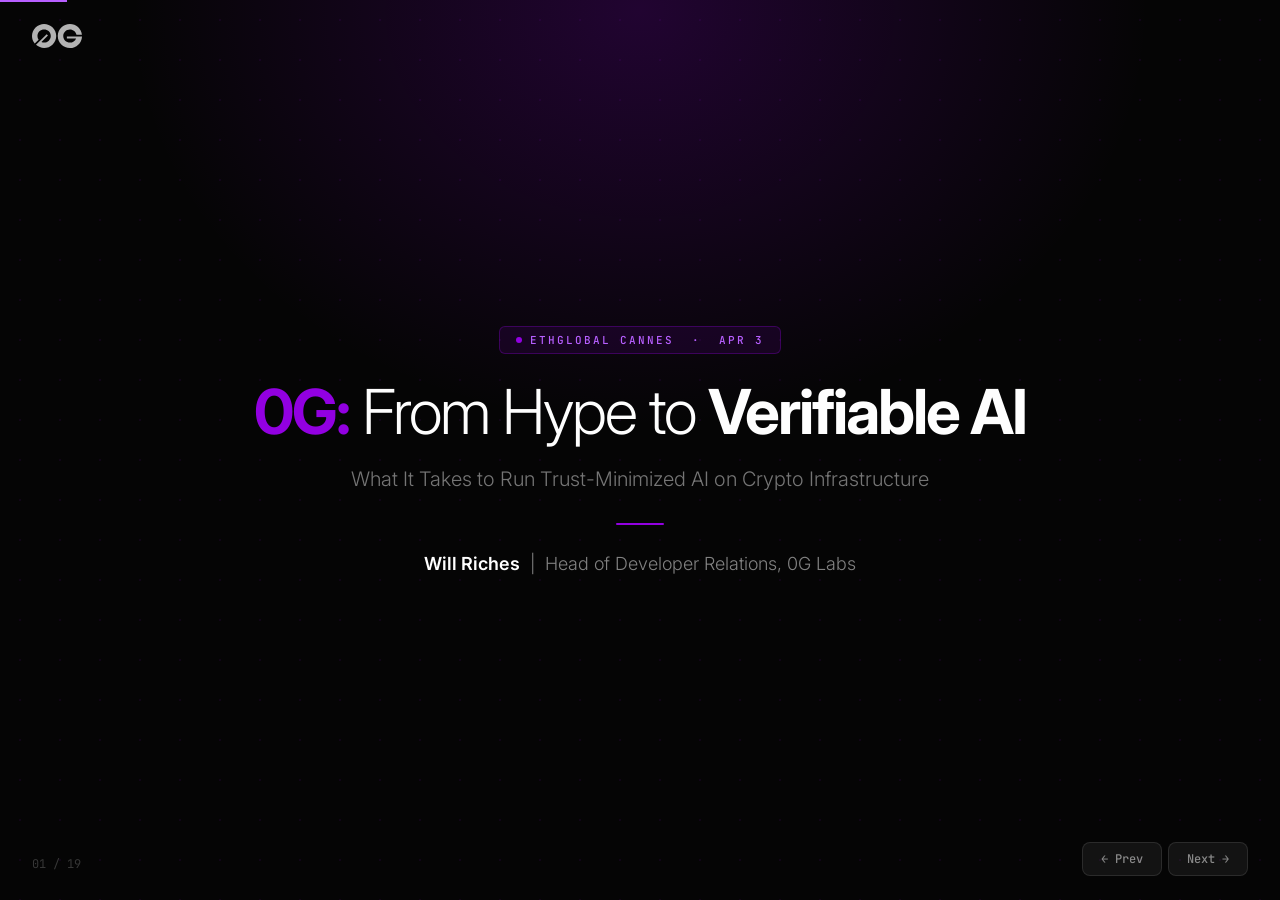
<file: 2026-04-03 ETHGlobal Cannes/index.html>
<!DOCTYPE html>
<html lang="en">
<head>
<meta charset="UTF-8">
<meta name="viewport" content="width=device-width, initial-scale=1.0">
<title>0G: From Hype to Verifiable AI</title>
<link rel="preconnect" href="https://fonts.googleapis.com">
<link rel="preconnect" href="https://fonts.gstatic.com" crossorigin>
<link href="https://fonts.googleapis.com/css2?family=Inter:wght@300;400;500;600;700;900&family=JetBrains+Mono:wght@400;500;600;700&display=swap" rel="stylesheet">
<style>
*,*::before,*::after{box-sizing:border-box;margin:0;padding:0}
:root{
  --bg:#FEFEFE;--bg-alt:#F8F6FB;--bg-card:#FFFFFF;
  --purple:#9200E1;--purple-light:#B75FFF;--purple-soft:rgba(146,0,225,0.06);
  --purple-border:rgba(146,0,225,0.15);--purple-glow:rgba(146,0,225,0.08);
  --text:#0A0A0A;--text-2:#444;--text-3:#888;--text-4:#bbb;
  --border:#E8E4EE;--border-light:#F0ECF4;
  --red:#E83E3E;--red-soft:rgba(232,62,62,0.08);--red-border:rgba(232,62,62,0.2);
  --green:#16A34A;--green-soft:rgba(22,163,74,0.08);
  --font:'Inter',sans-serif;
  --mono:'JetBrains Mono',monospace;
}
html,body{
  background:var(--bg);color:var(--text);
  font-family:var(--font);overflow:hidden;height:100%;width:100%;
  -webkit-font-smoothing:antialiased;
}

/* ===== SLIDE SYSTEM ===== */
.slide{
  display:none;position:absolute;inset:0;
  flex-direction:column;padding:64px 100px 80px;overflow:hidden;
}
.slide.active{display:flex}
.slide.center{justify-content:center;align-items:center;text-align:center;padding:80px 120px}

/* Subtle grid */
.slide::before{
  content:'';position:absolute;inset:0;
  background-image:radial-gradient(circle,rgba(146,0,225,0.04) 1px,transparent 1px);
  background-size:40px 40px;pointer-events:none;z-index:0;
}
/* Top glow */
.slide::after{
  content:'';position:absolute;top:-400px;left:50%;transform:translateX(-50%);
  width:1200px;height:700px;
  background:radial-gradient(ellipse,rgba(146,0,225,0.05) 0%,transparent 70%);
  pointer-events:none;z-index:0;
}

/* Dark slides */
.slide.dark{background:#050505;color:#FEFEFE}
.slide.dark::before{
  background-image:radial-gradient(circle,rgba(146,0,225,0.08) 1px,transparent 1px);
}
.slide.dark::after{
  background:radial-gradient(ellipse at 50% 30%,rgba(146,0,225,0.2) 0%,transparent 60%);
  top:-200px;
}

.slide>*{position:relative;z-index:1}

/* ===== TYPOGRAPHY ===== */
h1{font-size:62px;font-weight:300;line-height:1.1;letter-spacing:-2px;max-width:1000px}
h1 strong{font-weight:700}
h2{font-size:44px;font-weight:300;line-height:1.15;letter-spacing:-1.5px;max-width:900px}
h2 strong{font-weight:700}
h3{font-size:22px;font-weight:500;letter-spacing:-0.3px}
.subtitle{font-size:20px;color:var(--text-2);line-height:1.6;margin-top:16px;font-weight:300}
.accent{color:var(--purple)}
.mono{font-family:var(--mono)}

/* ===== TAG / BADGE ===== */
.tag{
  display:inline-flex;align-items:center;gap:8px;
  background:var(--purple-soft);border:1px solid var(--purple-border);
  font-family:var(--mono);font-size:11px;padding:6px 16px;border-radius:6px;
  text-transform:uppercase;letter-spacing:2px;color:var(--purple);
  margin-bottom:24px;font-weight:500;
}
.tag::before{content:'';width:6px;height:6px;background:var(--purple);border-radius:50%}
.slide.dark .tag{border-color:rgba(146,0,225,0.3);background:rgba(146,0,225,0.1);color:var(--purple-light)}

/* ===== DIVIDER ===== */
.divider{width:48px;height:2px;background:var(--purple);margin:24px 0;border-radius:1px;opacity:0.6}
.center .divider{margin:24px auto}

/* ===== STATS ===== */
.stat{font-family:var(--mono);font-size:56px;font-weight:700;color:var(--purple);line-height:1;letter-spacing:-2px}
.stat-label{
  font-family:var(--mono);font-size:11px;color:var(--text-3);
  text-transform:uppercase;letter-spacing:2px;margin-top:8px;
}
.stat-row{display:flex;gap:64px;flex-wrap:wrap}
.center .stat-row{justify-content:center}
.stat-block{text-align:center}

/* ===== SOURCE LINE ===== */
.source{
  position:absolute;bottom:28px;left:100px;right:100px;
  font-family:var(--mono);font-size:11px;color:var(--text-4);
  letter-spacing:0.5px;z-index:2;line-height:1.4;
}
.slide.dark .source{color:rgba(254,254,254,0.2)}

/* ===== CARDS ===== */
.card{
  background:var(--bg-card);border:1px solid var(--border);
  border-radius:12px;padding:28px 32px;
  transition:border-color 0.2s;
}
.card:hover{border-color:var(--purple-border)}
.card-grid{display:grid;gap:16px;margin-top:32px}
.card-grid.cols-2{grid-template-columns:1fr 1fr}
.card-grid.cols-3{grid-template-columns:1fr 1fr 1fr}
.card-grid.cols-4{grid-template-columns:1fr 1fr 1fr 1fr}
.card-title{font-family:var(--mono);font-size:11px;text-transform:uppercase;letter-spacing:2px;color:var(--purple);margin-bottom:12px;font-weight:600}
.card-value{font-size:28px;font-weight:700;letter-spacing:-1px}
.card-desc{font-size:14px;color:var(--text-2);margin-top:8px;line-height:1.5;font-weight:400}
.card-source{font-family:var(--mono);font-size:11px;color:var(--text-4);margin-top:12px;text-transform:uppercase;letter-spacing:1px}

/* ===== STACK ===== */
.stack{display:flex;flex-direction:column;gap:4px;margin-top:28px;width:100%;max-width:600px}
.stack-layer{
  display:flex;align-items:center;gap:16px;
  background:var(--bg-card);border:1px solid var(--border);
  padding:12px 20px;border-radius:8px;transition:all 0.2s;
}
.stack-layer:hover{border-color:var(--purple-border);background:var(--purple-soft)}
.stack-layer.hl{border-color:var(--purple-border);background:var(--purple-soft)}
.stack-icon{font-family:var(--mono);font-size:10px;color:var(--purple);min-width:72px;text-transform:uppercase;letter-spacing:1.5px;font-weight:700}
.stack-name{font-size:15px;font-weight:600;color:var(--text)}

/* ===== PILLS ===== */
.pill{
  display:inline-block;background:var(--purple-soft);border:1px solid var(--purple-border);
  color:var(--purple);font-size:14px;padding:8px 20px;border-radius:999px;
  font-family:var(--mono);font-weight:500;letter-spacing:0.5px;
}

/* ===== PARTNER ROW ===== */
.partner-row{display:flex;gap:10px;flex-wrap:wrap;margin-top:20px}
.partner-item{
  font-family:var(--mono);font-size:11px;color:var(--text-2);
  padding:8px 14px;border:1px solid var(--border);border-radius:6px;
  background:var(--bg-card);font-weight:500;letter-spacing:0.3px;
}

/* ===== CTA ===== */
.cta-btn{
  display:inline-block;background:var(--purple);color:#fff;
  font-size:20px;font-weight:600;padding:16px 48px;border-radius:12px;
  text-decoration:none;letter-spacing:0.3px;
  box-shadow:0 4px 24px rgba(146,0,225,0.25);transition:all 0.2s;
}
.cta-btn:hover{box-shadow:0 8px 40px rgba(146,0,225,0.4);transform:translateY(-2px)}

/* ===== DARK SLIDE TEXT ===== */
.slide.dark .subtitle{color:rgba(254,254,254,0.5)}
.slide.dark h3{color:rgba(254,254,254,0.6)}
.slide.dark .stat-label{color:rgba(254,254,254,0.35)}
.dark-card{
  background:rgba(255,255,255,0.05);border:1px solid rgba(255,255,255,0.08);
  border-radius:12px;padding:24px 32px;text-align:center;
}
.dark-card h3{color:#fff !important;font-size:20px;font-weight:600}
.dark-card p{font-size:13px;color:rgba(254,254,254,0.4);margin-top:4px}

/* ===== NAVIGATION ===== */
.nav{position:fixed;bottom:24px;right:32px;z-index:100;display:flex;gap:6px}
.nav button{
  background:var(--bg-card);border:1px solid var(--border);
  color:var(--text-3);padding:8px 18px;border-radius:8px;cursor:pointer;
  font-family:var(--mono);font-size:12px;font-weight:500;transition:all 0.2s;
}
.nav button:hover{background:var(--purple);color:#fff;border-color:var(--purple)}
.slide-counter{
  position:fixed;bottom:28px;left:32px;z-index:100;
  font-family:var(--mono);font-size:12px;color:var(--text-4);
}
.og-logo{
  position:fixed;top:24px;left:32px;z-index:100;
  width:50px;height:24px;color:rgba(10,10,10,0.65);
  transition:color 0.3s;
}
.og-logo svg{width:100%;height:100%}
.progress-bar{position:fixed;top:0;left:0;height:2px;background:var(--purple);z-index:300;transition:width 0.4s ease}

/* ===== PRIZE BAR ===== */
.prize-bar{
  display:flex;align-items:center;gap:14px;margin-top:12px;
}
.prize-bar .bar-track{flex:1;height:28px;background:var(--bg-alt);border-radius:6px;overflow:hidden;position:relative}
.prize-bar .bar-fill{height:100%;border-radius:6px;display:flex;align-items:center;padding-left:14px;
  font-family:var(--mono);font-size:12px;font-weight:600;color:#fff;
  transition:width 0.8s cubic-bezier(0.25,0.46,0.45,0.94);
}
.prize-label{font-family:var(--mono);font-size:13px;color:var(--text-3);min-width:32px;font-weight:500}

/* ===== BOUNTY FEATURE LIST ===== */
.feature-list{display:flex;flex-direction:column;gap:8px;margin-top:16px}
.feature-item{
  display:flex;align-items:flex-start;gap:10px;
  font-size:14px;color:var(--text-2);line-height:1.5;
}
.feature-item .check{color:var(--purple);font-size:16px;font-weight:700;flex-shrink:0;margin-top:1px}

/* ===== JUDGING BARS ===== */
.judge-bars{display:flex;flex-direction:column;gap:8px;margin-top:16px}
.judge-row{display:flex;align-items:center;gap:12px}
.judge-label{font-family:var(--mono);font-size:11px;color:var(--text-2);min-width:120px;font-weight:500;text-transform:uppercase;letter-spacing:1px}
.judge-track{flex:1;height:24px;background:var(--bg-alt);border-radius:6px;overflow:hidden}
.judge-fill{height:100%;border-radius:6px;display:flex;align-items:center;padding-left:10px;
  font-family:var(--mono);font-size:11px;font-weight:600;color:#fff;
  background:linear-gradient(90deg,var(--purple),var(--purple-light));
}

/* ===== ANIMATIONS ===== */
@keyframes fadeUp{from{opacity:0;transform:translateY(20px)}to{opacity:1;transform:translateY(0)}}
@keyframes growWidth{from{width:0}to{width:var(--target-w)}}
.slide.active>*{animation:fadeUp 0.5s ease both}
.slide.active>*:nth-child(1){animation-delay:0s}
.slide.active>*:nth-child(2){animation-delay:0.05s}
.slide.active>*:nth-child(3){animation-delay:0.1s}
.slide.active>*:nth-child(4){animation-delay:0.15s}
.slide.active>*:nth-child(5){animation-delay:0.2s}
.slide.active>*:nth-child(6){animation-delay:0.25s}
.slide.active>*:nth-child(7){animation-delay:0.3s}
.slide.active>*:nth-child(8){animation-delay:0.35s}

/* Layout helpers */
.flex{display:flex}.gap-16{gap:16px}.gap-24{gap:24px}.gap-32{gap:32px}.gap-48{gap:48px}
.flex-1{flex:1}.items-start{align-items:flex-start}.items-center{align-items:center}
.mt-8{margin-top:8px}.mt-12{margin-top:12px}.mt-16{margin-top:16px}.mt-20{margin-top:20px}
.mt-24{margin-top:24px}.mt-28{margin-top:28px}.mt-32{margin-top:32px}.mt-40{margin-top:40px}
.two-col{display:grid;grid-template-columns:1fr 1fr;gap:48px;margin-top:32px;width:100%}

/* ===== TRACK HEADER ===== */
.track-header{
  display:flex;align-items:center;gap:20px;margin-bottom:8px;
}
.track-number{
  font-family:var(--mono);font-size:48px;font-weight:700;color:var(--purple);
  letter-spacing:-2px;line-height:1;opacity:0.2;
}
.track-prize{
  display:inline-flex;align-items:center;gap:8px;
  font-family:var(--mono);font-size:14px;font-weight:600;color:var(--purple);
  background:var(--purple-soft);border:1px solid var(--purple-border);
  padding:6px 16px;border-radius:6px;
}

/* ===== USE CASE PILLS ===== */
.use-cases{display:flex;flex-wrap:wrap;gap:8px;margin-top:16px}
.use-case{
  font-size:12px;color:var(--text-2);
  padding:6px 14px;border:1px solid var(--border);border-radius:6px;
  background:var(--bg-card);font-weight:500;line-height:1.3;
}

/* ===== BAR CHART ===== */
.bar-chart{display:flex;flex-direction:column;gap:10px;margin-top:20px;width:100%}
.bar-row{display:flex;align-items:center;gap:14px}
.bar-label{font-family:var(--mono);font-size:13px;color:var(--text-3);min-width:48px;text-align:right;font-weight:500}
.bar-chart .bar-track{flex:1;height:32px;background:var(--bg-alt);border-radius:6px;overflow:hidden;position:relative}
.bar-chart .bar-fill{height:100%;border-radius:6px;display:flex;align-items:center;padding-left:14px;
  font-family:var(--mono);font-size:12px;font-weight:600;color:#fff;
  transition:width 0.8s cubic-bezier(0.25,0.46,0.45,0.94);
}
.bar-fill.purple{background:linear-gradient(90deg,var(--purple),var(--purple-light))}
.bar-fill.red{background:linear-gradient(90deg,#E83E3E,#F06060)}
.bar-fill.gray{background:#ccc}

/* ===== TRUST COLLAPSE ===== */
.trust-bars{display:flex;gap:20px;align-items:flex-end;height:140px;margin-top:16px}
.trust-col{display:flex;flex-direction:column;align-items:center;gap:6px;flex:1}
.trust-bar{width:100%;border-radius:6px 6px 0 0;display:flex;align-items:flex-end;justify-content:center;
  padding-bottom:8px;font-family:var(--mono);font-size:16px;font-weight:700;color:#fff;min-height:20px}
.trust-year{font-family:var(--mono);font-size:11px;color:var(--text-3);letter-spacing:1px}
.trust-arrow{font-size:20px;color:var(--red);align-self:center;margin:0 -4px}

/* ===== COMPARISON BARS ===== */
.vs-chart{display:flex;flex-direction:column;gap:8px;margin-top:20px;max-width:500px}
.vs-row{display:flex;align-items:center;gap:12px}
.vs-label{font-size:13px;color:var(--text-2);min-width:100px;font-weight:500}
.vs-bar{height:28px;border-radius:6px;display:flex;align-items:center;justify-content:flex-end;padding-right:12px;
  font-family:var(--mono);font-size:11px;font-weight:600;color:#fff;min-width:40px}

/* ===== COMPARE TABLE ===== */
.compare-table{
  width:100%;max-width:860px;border-collapse:collapse;margin-top:28px;
  font-size:15px;text-align:left;
}
.compare-table th{
  font-family:var(--mono);font-size:10px;text-transform:uppercase;letter-spacing:2px;
  color:var(--text-4);padding:12px 20px;border-bottom:2px solid var(--border);font-weight:600;
}
.compare-table td{padding:12px 20px;border-bottom:1px solid var(--border-light)}
.compare-table .col-legacy{color:var(--text-3);font-weight:400}
.compare-table .col-0g{color:var(--purple);font-weight:600}
.compare-table td:first-child{
  font-family:var(--mono);font-size:11px;text-transform:uppercase;
  letter-spacing:1px;color:var(--text-2);font-weight:600;width:120px;
}
.compare-table .col-src{font-family:var(--mono);font-size:11px;color:var(--text-4);text-transform:uppercase;letter-spacing:0.5px;width:140px}
.compare-table tbody tr:hover td{background:var(--purple-soft)}

/* ===== PROBLEM SLIDES ===== */
.problem-layout{display:grid;grid-template-columns:1fr 1fr;gap:48px;margin-top:36px;width:100%;max-width:960px;align-items:stretch}
.problem-graphic{
  display:flex;align-items:center;justify-content:center;
  width:100%;aspect-ratio:4/3;border-radius:16px;position:relative;overflow:hidden;
  background:var(--bg-alt);border:1px solid var(--border);
}
.problem-content{display:flex;flex-direction:column;gap:20px;text-align:left}
.problem-label{
  font-family:var(--mono);font-size:12px;text-transform:uppercase;letter-spacing:2px;
  color:var(--text-3);font-weight:600;
}
.problem-text{font-size:20px;color:var(--text);line-height:1.6;font-weight:400}
.problem-fix-wrap{display:flex;align-items:stretch}
.problem-fix{
  display:flex;flex-direction:column;gap:12px;justify-content:center;
  padding:24px 28px;border-radius:12px;width:100%;
  background:var(--purple-soft);border:1px solid var(--purple-border);
  opacity:0;transform:translateY(12px);
  transition:opacity 0.5s ease,transform 0.5s ease;
}
.slide.revealed .problem-fix{opacity:1;transform:translateY(0)}
.problem-fix .problem-label{color:var(--purple)}
.problem-fix .problem-text{color:var(--purple);font-weight:600}

/* Problem graphics */
.pgfx{position:absolute;border-radius:50%;pointer-events:none}

/* 1: Opacity — black box with ? */
.gfx-opacity{background:linear-gradient(135deg,var(--bg-alt),#eee8f4)}
.gfx-opacity .box{
  width:120px;height:120px;background:#1a1a1a;border-radius:16px;
  display:flex;align-items:center;justify-content:center;
  font-family:var(--mono);font-size:64px;font-weight:700;color:rgba(255,255,255,0.15);
  box-shadow:0 8px 40px rgba(0,0,0,0.15);
}
.gfx-opacity .ring{
  position:absolute;width:200px;height:200px;border:2px dashed var(--purple-border);
  border-radius:50%;opacity:0.4;
}

/* 2: Lock-in — padlock/chain */
.gfx-lockin{background:linear-gradient(135deg,var(--bg-alt),#eee8f4)}
.gfx-lockin .lock-body{
  width:80px;height:64px;background:var(--text-3);border-radius:10px;
  position:relative;display:flex;align-items:center;justify-content:center;
}
.gfx-lockin .lock-shackle{
  width:48px;height:36px;border:6px solid var(--text-3);border-bottom:none;
  border-radius:24px 24px 0 0;position:absolute;top:-32px;
}
.gfx-lockin .lock-hole{width:12px;height:12px;background:var(--bg-alt);border-radius:50%}
.gfx-lockin .chain{
  position:absolute;font-family:var(--mono);font-size:28px;color:var(--text-4);
  letter-spacing:4px;opacity:0.3;
}

/* 3: No ownership — floating disconnected nodes */
.gfx-ownership{background:linear-gradient(135deg,var(--bg-alt),#eee8f4)}
.gfx-ownership .node{
  position:absolute;border-radius:50%;border:2px solid var(--border);background:var(--bg-card);
  display:flex;align-items:center;justify-content:center;
  font-family:var(--mono);font-size:11px;color:var(--text-3);font-weight:600;
}
.gfx-ownership .node.orphan{border-style:dashed;border-color:var(--red-border);color:var(--red)}

/* 4: Centralized control — hub-spoke */
.gfx-central{background:linear-gradient(135deg,var(--bg-alt),#eee8f4)}
.gfx-central .hub{
  width:72px;height:72px;background:var(--red);border-radius:50%;
  display:flex;align-items:center;justify-content:center;
  font-family:var(--mono);font-size:11px;font-weight:700;color:#fff;
  letter-spacing:1px;text-transform:uppercase;z-index:2;position:relative;
  box-shadow:0 4px 24px rgba(232,62,62,0.25);
}
.gfx-central .spoke{
  position:absolute;width:36px;height:36px;background:var(--bg-card);
  border:2px solid var(--border);border-radius:50%;z-index:1;
}
.gfx-central .spoke-line{position:absolute;height:1px;background:var(--border);z-index:0;transform-origin:left center}

/* 5: Fragile — cracked block */
.gfx-fragile{background:linear-gradient(135deg,var(--bg-alt),#eee8f4)}
.gfx-fragile .block{
  width:140px;height:100px;background:var(--bg-card);border:2px solid var(--border);
  border-radius:12px;position:relative;overflow:hidden;
  display:flex;align-items:center;justify-content:center;
  font-family:var(--mono);font-size:12px;color:var(--text-3);font-weight:600;
  letter-spacing:1px;text-transform:uppercase;
}
.gfx-fragile .crack{
  position:absolute;top:0;left:50%;width:2px;height:100%;
  background:linear-gradient(to bottom,var(--red),transparent);opacity:0.6;
  transform:translateX(-50%) rotate(8deg);
}
.gfx-fragile .crack2{
  position:absolute;top:30%;left:45%;width:2px;height:50%;
  background:linear-gradient(to bottom,var(--red),transparent);opacity:0.4;
  transform:rotate(-15deg);
}
.gfx-fragile .spark{
  position:absolute;width:6px;height:6px;background:var(--red);border-radius:50%;opacity:0.5;
}

/* 6: Misaligned incentives — unbalanced scale */
.gfx-incentives{background:linear-gradient(135deg,var(--bg-alt),#eee8f4)}
.scale-wrap{position:relative;width:260px;height:200px}
/* Base */
.scale-base{
  position:absolute;bottom:0;left:50%;transform:translateX(-50%);
  width:100px;height:6px;background:var(--text-3);border-radius:3px;
}
/* Pillar */
.scale-pillar{
  position:absolute;bottom:6px;left:50%;transform:translateX(-50%);
  width:6px;height:70px;background:var(--text-3);border-radius:2px;
}
/* Fulcrum triangle */
.scale-fulcrum{
  position:absolute;bottom:72px;left:50%;transform:translateX(-50%);
  width:0;height:0;
  border-left:14px solid transparent;border-right:14px solid transparent;
  border-bottom:16px solid var(--text-3);
}
/* Beam */
.scale-beam{
  position:absolute;bottom:88px;left:50%;transform:translateX(-50%) rotate(-14deg);
  width:240px;height:5px;background:var(--text-3);border-radius:2px;
  transform-origin:center center;
}
/* Chains */
.scale-chain{
  position:absolute;width:2px;background:var(--text-3);
}
.scale-chain.left{height:30px;bottom:58px;left:22px;transform:rotate(14deg)}
.scale-chain.left2{height:30px;bottom:58px;left:42px;transform:rotate(14deg)}
.scale-chain.right{height:50px;bottom:38px;right:22px;transform:rotate(-14deg)}
.scale-chain.right2{height:50px;bottom:38px;right:42px;transform:rotate(-14deg)}
/* Pans */
.scale-pan{
  position:absolute;height:14px;border-radius:0 0 50% 50%;
  border:3px solid var(--text-3);border-top:none;
}
.scale-pan.left-pan{width:56px;bottom:16px;left:5px;border-color:var(--red);background:var(--red-soft)}
.scale-pan.right-pan{width:56px;bottom:74px;right:5px;border-color:var(--purple);background:var(--purple-soft)}
/* Weight blocks */
.scale-weight{
  position:absolute;border-radius:4px;
  font-family:var(--mono);font-size:9px;font-weight:700;
  display:flex;align-items:center;justify-content:center;
  letter-spacing:0.5px;text-transform:uppercase;
}
/* Labels */
.scale-label{
  position:absolute;font-family:var(--mono);font-size:11px;font-weight:600;
  letter-spacing:1px;text-transform:uppercase;text-align:center;
}
</style>
</head>
<body>

<div class="progress-bar" id="progress"></div>
<div class="og-logo"><svg xmlns="http://www.w3.org/2000/svg" width="100%" height="100%" viewBox="0 0 50 24" fill="none" preserveAspectRatio="xMidYMid meet" aria-hidden="true" role="img"><path d="M50.0009 12.6136C49.6855 18.9497 44.3897 23.9913 37.9033 23.9913C31.214 23.9913 25.791 18.6291 25.791 12.0146C25.791 5.40009 31.214 0.0380859 37.9033 0.0380859C44.1841 0.0380859 49.3483 4.76491 49.956 10.8171H44.4555C43.8858 7.75086 41.169 5.42761 37.9035 5.42761C34.2241 5.42761 31.2416 8.37672 31.2416 12.0146C31.2416 15.6527 34.2241 18.6018 37.9035 18.6018C40.7281 18.6018 43.1418 16.8636 44.111 14.4101H34.8753V12.6136H50.0009Z" fill="currentColor"/><path d="M3.98642 20.8584C8.74078 25.1181 16.0905 24.9803 20.6772 20.4453C25.4072 15.7681 25.4072 8.18505 20.6772 3.50781C15.9469 -1.16927 8.27782 -1.16927 3.54764 3.50781C-0.893505 7.8992 -1.16488 14.8521 2.73348 19.5567L6.62297 15.7108C4.83311 13.1445 5.09269 9.60205 7.40183 7.31886C10.0034 4.7464 14.2215 4.7464 16.8231 7.31886C19.4245 9.89129 19.4245 14.062 16.8231 16.6345C14.8257 18.6094 11.8757 19.0682 9.43583 18.0106L15.9665 11.5531L14.6819 10.2829L3.98642 20.8584Z" fill="currentColor"/></svg></div>

<!-- ============================================================ -->
<!-- SLIDE: TITLE (DARK)                                        -->
<!-- ============================================================ -->
<div class="slide dark center active">
  <span class="tag">ETHGlobal Cannes &nbsp;·&nbsp; Apr 3</span>
  <h1><strong class="accent">0G:</strong> From Hype to <strong>Verifiable AI</strong></h1>
  <p class="subtitle" style="color:rgba(254,254,254,0.45)">What It Takes to Run Trust-Minimized AI on Crypto Infrastructure</p>
  <div class="divider" style="margin:28px auto"></div>
  <p style="font-size:18px;color:rgba(254,254,254,0.5);font-weight:300"><strong style="color:#fff;font-weight:600">Will Riches</strong> &nbsp;|&nbsp; Head of Developer Relations, 0G Labs</p>
</div>

<!-- ============================================================ -->
<!-- SLIDE: THE CONFLICT                                         -->
<!-- ============================================================ -->
<div class="slide">
  <span class="tag">The Conflict</span>
  <h2>Reputation Is a <strong class="accent">Single Point of Failure</strong></h2>
  <p class="subtitle">In the Agent Economy, trust is a vulnerability.</p>

  <div class="two-col" style="margin-top:36px">
    <!-- Left: Market Growth -->
    <div>
      <h3 style="font-size:14px;font-family:var(--mono);text-transform:uppercase;letter-spacing:2px;color:var(--text-3);font-weight:600">Agentic AI Market</h3>
      <div class="bar-chart" style="margin-top:16px">
        <div class="bar-row">
          <span class="bar-label">2024</span>
          <div class="bar-track"><div class="bar-fill purple" style="width:66%">$5.99B</div></div>
        </div>
        <div class="bar-row">
          <span class="bar-label">2025</span>
          <div class="bar-track"><div class="bar-fill purple" style="width:71%">$6.5B</div></div>
        </div>
        <div class="bar-row">
          <span class="bar-label">2026</span>
          <div class="bar-track"><div class="bar-fill purple" style="width:100%">$9.1B</div></div>
        </div>
      </div>

      <!-- Trust collapse -->
      <div style="margin-top:24px;background:var(--red-soft);border:1px solid var(--red-border);border-radius:10px;padding:16px 20px">
        <h3 style="font-size:12px;font-family:var(--mono);text-transform:uppercase;letter-spacing:2px;color:var(--red);font-weight:600;margin-bottom:8px">Trust in Autonomous AI — Collapsing</h3>
        <div class="trust-bars" style="height:140px">
          <div class="trust-col">
            <div class="trust-bar" style="height:120px;background:linear-gradient(var(--purple),var(--purple-light))">43%</div>
            <span class="trust-year">2024</span>
          </div>
          <span class="trust-arrow">→</span>
          <div class="trust-col">
            <div class="trust-bar" style="height:90px;background:linear-gradient(#c060e0,#d090f0)">37%</div>
            <span class="trust-year">Mid</span>
          </div>
          <span class="trust-arrow">→</span>
          <div class="trust-col">
            <div class="trust-bar" style="height:64px;background:linear-gradient(var(--red),#F06060)">27%</div>
            <span class="trust-year">2025</span>
          </div>
        </div>
        <div style="font-family:var(--mono);font-size:10px;color:var(--red);margin-top:8px;letter-spacing:1px;text-transform:uppercase">Capgemini Research Institute</div>
      </div>
    </div>

    <!-- Right: Key Stats -->
    <div>
      <h3 style="font-size:14px;font-family:var(--mono);text-transform:uppercase;letter-spacing:2px;color:var(--text-3);font-weight:600">The Damage</h3>
      <div class="card-grid cols-1" style="grid-template-columns:1fr;gap:12px;margin-top:16px">
        <div class="card" style="display:flex;align-items:center;gap:20px;padding:20px 24px">
          <div style="font-family:var(--mono);font-size:32px;font-weight:700;color:var(--red);letter-spacing:-1px">$3.4B</div>
          <div>
            <div style="font-size:14px;font-weight:600">Crypto Exploits (2025)</div>
            <div class="card-source">Chainalysis Crypto Crime Report</div>
          </div>
        </div>
        <div class="card" style="display:flex;align-items:center;gap:20px;padding:20px 24px">
          <div style="font-family:var(--mono);font-size:32px;font-weight:700;color:var(--red);letter-spacing:-1px">$1.8B</div>
          <div>
            <div style="font-size:14px;font-weight:600">Malicious MEV Since 2020</div>
            <div class="card-source">Flashbots Research</div>
          </div>
        </div>
        <div class="card" style="display:flex;align-items:center;gap:20px;padding:20px 24px">
          <div style="font-family:var(--mono);font-size:32px;font-weight:700;color:var(--purple);letter-spacing:-1px">100:1</div>
          <div>
            <div style="font-size:14px;font-weight:600">Non-Human to Human IDs</div>
            <div class="card-source">Astrix Security 2025</div>
          </div>
        </div>
      </div>
    </div>
  </div>

  <div class="source">Sources: Fortune Business Insights (2026) · Capgemini Research Institute · Chainalysis Crypto Crime Report 2025 · Astrix Security · Anthropic arXiv (Nov 2025)</div>
</div>

<!-- ============================================================ -->
<!-- SLIDE: WHAT IS 0G                                           -->
<!-- ============================================================ -->
<div class="slide center">
  <span class="tag">What is 0G</span>
  <h2>The Decentralized <strong class="accent">AI Operating System</strong></h2>
  <p class="subtitle">One integrated stack. Purpose-built for AI.</p>

  <!-- Architecture diagram built with CSS -->
  <div style="width:100%;max-width:820px;margin-top:32px;display:flex;flex-direction:column;gap:6px">

    <!-- Layer 5: Alignment -->
    <div style="border:1px solid var(--purple-border);border-radius:10px;padding:16px 20px;background:var(--purple-soft)">
      <div style="font-family:var(--mono);font-size:11px;font-weight:700;color:var(--purple);text-transform:uppercase;letter-spacing:2px;text-align:center;margin-bottom:10px">Alignment</div>
      <div style="display:flex;gap:8px;justify-content:center">
        <span style="background:var(--purple);color:#fff;font-size:12px;font-weight:600;padding:6px 16px;border-radius:6px;font-family:var(--mono)">Model Drift</span>
        <span style="background:var(--purple);color:#fff;font-size:12px;font-weight:600;padding:6px 16px;border-radius:6px;font-family:var(--mono)">Bias Detection</span>
        <span style="background:var(--purple);color:#fff;font-size:12px;font-weight:600;padding:6px 16px;border-radius:6px;font-family:var(--mono)">Governance</span>
      </div>
    </div>

    <!-- Layer 4: Service Marketplace -->
    <div style="border:1px solid var(--border);border-radius:10px;padding:16px 20px;background:var(--bg-card)">
      <div style="font-family:var(--mono);font-size:11px;font-weight:700;color:var(--text-2);text-transform:uppercase;letter-spacing:2px;text-align:center;margin-bottom:10px">Service Marketplace</div>
      <div style="display:flex;gap:8px;justify-content:center">
        <span style="background:var(--bg-alt);border:1px solid var(--border);font-size:12px;font-weight:500;padding:6px 16px;border-radius:6px;color:var(--text-2);font-family:var(--mono)">Provider Registration</span>
        <span style="background:var(--bg-alt);border:1px solid var(--border);font-size:12px;font-weight:500;padding:6px 16px;border-radius:6px;color:var(--text-2);font-family:var(--mono)">Developer Services</span>
        <span style="background:var(--bg-alt);border:1px solid var(--border);font-size:12px;font-weight:500;padding:6px 16px;border-radius:6px;color:var(--text-2);font-family:var(--mono)">Payment Settlement</span>
      </div>
    </div>

    <!-- Layer 3: Three pillars -->
    <div style="display:grid;grid-template-columns:1fr 1fr 1fr;gap:6px">
      <!-- Storage -->
      <div style="border:1px solid var(--purple-border);border-radius:10px;padding:16px 14px;background:var(--bg-card)">
        <div style="font-family:var(--mono);font-size:11px;font-weight:700;color:var(--purple);text-transform:uppercase;letter-spacing:2px;text-align:center;margin-bottom:10px">Storage</div>
        <div style="display:flex;flex-direction:column;gap:5px">
          <span style="background:var(--purple);color:#fff;font-size:11px;font-weight:600;padding:5px 12px;border-radius:5px;text-align:center;font-family:var(--mono)">Datasets</span>
          <span style="background:var(--purple);color:#fff;font-size:11px;font-weight:600;padding:5px 12px;border-radius:5px;text-align:center;font-family:var(--mono)">Models</span>
          <span style="background:var(--purple);color:#fff;font-size:11px;font-weight:600;padding:5px 12px;border-radius:5px;text-align:center;font-family:var(--mono)">Assets</span>
          <span style="background:var(--purple);color:#fff;font-size:11px;font-weight:600;padding:5px 12px;border-radius:5px;text-align:center;font-family:var(--mono)">Vectors</span>
        </div>
      </div>

      <!-- DA -->
      <div style="border:1px solid var(--purple-border);border-radius:10px;padding:16px 14px;background:var(--bg-card)">
        <div style="font-family:var(--mono);font-size:11px;font-weight:700;color:var(--purple);text-transform:uppercase;letter-spacing:2px;text-align:center;margin-bottom:10px">Data Availability</div>
        <div style="display:flex;flex-direction:column;gap:5px">
          <span style="background:var(--purple);color:#fff;font-size:11px;font-weight:600;padding:5px 12px;border-radius:5px;text-align:center;font-family:var(--mono)">Provenance</span>
          <span style="background:var(--purple);color:#fff;font-size:11px;font-weight:600;padding:5px 12px;border-radius:5px;text-align:center;font-family:var(--mono)">Accessibility</span>
        </div>
      </div>

      <!-- Compute -->
      <div style="border:1px solid var(--purple-border);border-radius:10px;padding:16px 14px;background:var(--bg-card)">
        <div style="font-family:var(--mono);font-size:11px;font-weight:700;color:var(--purple);text-transform:uppercase;letter-spacing:2px;text-align:center;margin-bottom:10px">Compute</div>
        <div style="display:flex;flex-direction:column;gap:5px">
          <span style="background:var(--purple);color:#fff;font-size:11px;font-weight:600;padding:5px 12px;border-radius:5px;text-align:center;font-family:var(--mono)">Inference</span>
          <span style="background:var(--purple);color:#fff;font-size:11px;font-weight:600;padding:5px 12px;border-radius:5px;text-align:center;font-family:var(--mono)">Training</span>
          <span style="background:var(--purple);color:#fff;font-size:11px;font-weight:600;padding:5px 12px;border-radius:5px;text-align:center;font-family:var(--mono)">RAG</span>
          <span style="background:var(--purple);color:#fff;font-size:11px;font-weight:600;padding:5px 12px;border-radius:5px;text-align:center;font-family:var(--mono)">Agents</span>
        </div>
      </div>
    </div>

    <!-- Layer 1: Chain -->
    <div style="border:1px solid var(--purple-border);border-radius:10px;padding:14px 20px;background:linear-gradient(90deg,var(--purple-soft),rgba(183,95,255,0.08))">
      <div style="font-family:var(--mono);font-size:11px;font-weight:700;color:var(--purple);text-transform:uppercase;letter-spacing:2px;text-align:center;margin-bottom:6px">Chain</div>
      <div style="text-align:center">
        <span style="background:linear-gradient(90deg,var(--purple),var(--purple-light));color:#fff;font-size:12px;font-weight:600;padding:6px 24px;border-radius:6px;font-family:var(--mono)">Infinite Scalability</span>
      </div>
    </div>

  </div>
</div>

<!-- ============================================================ -->
<!-- SLIDE: WHAT IS 0G — FOUR COMPONENTS                        -->
<!-- ============================================================ -->
<div class="slide">
  <span class="tag">The Stack</span>
  <h2>Four Core <strong class="accent">Components</strong></h2>
  <p class="subtitle">The complete infrastructure for building AI-powered applications on-chain.</p>

  <div class="card-grid cols-2 mt-32" style="max-width:960px">
    <div class="card" style="padding:32px;border-color:var(--purple-border)">
      <div style="display:flex;align-items:center;gap:14px;margin-bottom:14px">
        <div style="background:var(--purple-soft);border:1px solid var(--purple-border);border-radius:10px;width:48px;height:48px;display:flex;align-items:center;justify-content:center;font-family:var(--mono);font-size:11px;font-weight:700;color:var(--purple);letter-spacing:0.5px;flex-shrink:0">CHAIN</div>
        <div>
          <div style="font-size:20px;font-weight:700;letter-spacing:-0.5px">0G Chain</div>
        </div>
      </div>
      <div class="card-desc" style="margin-top:0;font-size:15px;line-height:1.6">EVM-compatible blockchain. Deploy with Solidity, Hardhat, Foundry — tools you already know.</div>
      <div style="display:flex;gap:8px;margin-top:14px;flex-wrap:wrap">
        <span class="pill" style="font-size:11px;padding:4px 12px">11K+ TPS</span>
        <span class="pill" style="font-size:11px;padding:4px 12px">~1s Finality</span>
        <span class="pill" style="font-size:11px;padding:4px 12px">EVM</span>
      </div>
    </div>

    <div class="card" style="padding:32px;border-color:var(--purple-border)">
      <div style="display:flex;align-items:center;gap:14px;margin-bottom:14px">
        <div style="background:var(--purple-soft);border:1px solid var(--purple-border);border-radius:10px;width:48px;height:48px;display:flex;align-items:center;justify-content:center;font-family:var(--mono);font-size:9px;font-weight:700;color:var(--purple);letter-spacing:0.5px;flex-shrink:0">COMP</div>
        <div>
          <div style="font-size:20px;font-weight:700;letter-spacing:-0.5px">0G Compute</div>
        </div>
      </div>
      <div class="card-desc" style="margin-top:0;font-size:15px;line-height:1.6">Decentralized AI inference and training. Verifiable with TEE, ZKML, and optimistic proofs.</div>
      <div style="display:flex;gap:8px;margin-top:14px;flex-wrap:wrap">
        <span class="pill" style="font-size:11px;padding:4px 12px">Inference</span>
        <span class="pill" style="font-size:11px;padding:4px 12px">Fine-Tuning</span>
        <span class="pill" style="font-size:11px;padding:4px 12px">RAG</span>
      </div>
    </div>

    <div class="card" style="padding:32px;border-color:var(--purple-border)">
      <div style="display:flex;align-items:center;gap:14px;margin-bottom:14px">
        <div style="background:var(--purple-soft);border:1px solid var(--purple-border);border-radius:10px;width:48px;height:48px;display:flex;align-items:center;justify-content:center;font-family:var(--mono);font-size:9px;font-weight:700;color:var(--purple);letter-spacing:0.5px;flex-shrink:0">STORE</div>
        <div>
          <div style="font-size:20px;font-weight:700;letter-spacing:-0.5px">0G Storage</div>
        </div>
      </div>
      <div class="card-desc" style="margin-top:0;font-size:15px;line-height:1.6">Decentralized storage network. Datasets, model weights, assets, and vector embeddings.</div>
      <div style="display:flex;gap:8px;margin-top:14px;flex-wrap:wrap">
        <span class="pill" style="font-size:11px;padding:4px 12px">Datasets</span>
        <span class="pill" style="font-size:11px;padding:4px 12px">Models</span>
        <span class="pill" style="font-size:11px;padding:4px 12px">Vectors</span>
      </div>
    </div>

    <div class="card" style="padding:32px;border-color:var(--purple-border)">
      <div style="display:flex;align-items:center;gap:14px;margin-bottom:14px">
        <div style="background:var(--purple-soft);border:1px solid var(--purple-border);border-radius:10px;width:48px;height:48px;display:flex;align-items:center;justify-content:center;font-family:var(--mono);font-size:14px;font-weight:700;color:var(--purple);letter-spacing:0.5px;flex-shrink:0">DA</div>
        <div>
          <div style="font-size:20px;font-weight:700;letter-spacing:-0.5px">0G DA</div>
        </div>
      </div>
      <div class="card-desc" style="margin-top:0;font-size:15px;line-height:1.6">Infinitely-scalable data availability layer. Provenance and accessibility for all on-chain data.</div>
      <div style="display:flex;gap:8px;margin-top:14px;flex-wrap:wrap">
        <span class="pill" style="font-size:11px;padding:4px 12px">50 Gbps</span>
        <span class="pill" style="font-size:11px;padding:4px 12px">Provenance</span>
        <span class="pill" style="font-size:11px;padding:4px 12px">50,000×</span>
      </div>
    </div>
  </div>
</div>

<!-- ============================================================ -->
<!-- SLIDE: 0G STORAGE                                          -->
<!-- ============================================================ -->
<div class="slide">
  <span class="tag">0G Storage</span>
  <h2>Agent Memory, <strong class="accent">Verified</strong></h2>
  <p class="subtitle">Training sets. Model weights. Agent memory. Decentralized and cryptographically secured.</p>

  <div class="two-col" style="margin-top:36px">
    <!-- Left: Cost comparison -->
    <div>
      <h3 style="font-size:14px;font-family:var(--mono);text-transform:uppercase;letter-spacing:2px;color:var(--text-3);font-weight:600">Monthly Cloud Storage Cost</h3>
      <div class="vs-chart mt-16">
        <div class="vs-row">
          <span class="vs-label" style="color:var(--text-3)">AWS S3</span>
          <div class="vs-bar" style="width:100%;background:linear-gradient(90deg,#ccc,#aaa)">$100K/mo</div>
        </div>
        <div class="vs-row">
          <span class="vs-label" style="color:var(--purple);font-weight:600">0G Storage</span>
          <div class="vs-bar" style="width:5%;background:linear-gradient(90deg,var(--purple),var(--purple-light));min-width:80px">$5K/mo</div>
        </div>
      </div>
      <div class="pill mt-20" style="font-size:20px;padding:12px 28px;font-weight:700">80–90% Cost Savings</div>
      <div class="card-source mt-12">0G Labs benchmarks vs AWS S3 pricing</div>
    </div>

    <!-- Right: Features -->
    <div>
      <h3 style="font-size:14px;font-family:var(--mono);text-transform:uppercase;letter-spacing:2px;color:var(--text-3);font-weight:600">What You Get</h3>
      <div style="display:flex;flex-direction:column;gap:12px;margin-top:16px">
        <div class="card" style="padding:16px 20px;display:flex;align-items:center;gap:14px">
          <span style="color:var(--purple);font-size:18px;font-weight:700">✓</span>
          <div><div style="font-weight:600;font-size:15px">Verifiable Permanence</div><div style="font-size:13px;color:var(--text-3)">Cryptographic proof of data integrity</div></div>
        </div>
        <div class="card" style="padding:16px 20px;display:flex;align-items:center;gap:14px">
          <span style="color:var(--purple);font-size:18px;font-weight:700">✓</span>
          <div><div style="font-weight:600;font-size:15px">Tamper-Proof</div><div style="font-size:13px;color:var(--text-3)">Immutable storage with erasure coding</div></div>
        </div>
        <div class="card" style="padding:16px 20px;display:flex;align-items:center;gap:14px">
          <span style="color:var(--purple);font-size:18px;font-weight:700">✓</span>
          <div><div style="font-weight:600;font-size:15px">Decentralized Redundancy</div><div style="font-size:13px;color:var(--text-3)">No single point of failure</div></div>
        </div>
        <div class="card" style="padding:16px 20px;display:flex;align-items:center;gap:14px">
          <span style="color:var(--purple);font-size:18px;font-weight:700">✓</span>
          <div><div style="font-weight:600;font-size:15px">80–90% Cost Reduction</div><div style="font-size:13px;color:var(--text-3)">vs. traditional cloud providers</div></div>
        </div>
      </div>
    </div>
  </div>

  <div class="source">Source: 0G Labs benchmarks vs AWS S3 pricing (us-east-1) · Production deployment data</div>
</div>

<!-- ============================================================ -->
<!-- SLIDE: 0G COMPUTE                                          -->
<!-- ============================================================ -->
<div class="slide">
  <span class="tag">0G Compute</span>
  <h2>Trustless <strong class="accent">Inference and Training</strong></h2>
  <p class="subtitle">You don't have to trust that the model ran correctly — you can prove it.</p>

  <div style="display:flex;flex-direction:column;gap:8px;margin-top:20px;align-items:flex-start">
    <div style="display:flex;gap:12px">
      <div style="display:inline-flex;align-items:center;gap:8px;background:var(--green-soft);border:1px solid rgba(22,163,74,0.25);padding:6px 16px;border-radius:6px">
        <span style="width:6px;height:6px;background:var(--green);border-radius:50%"></span>
        <span style="font-family:var(--mono);font-size:12px;font-weight:600;color:var(--green);letter-spacing:0.5px">Inference</span>
      </div>
      <div style="display:inline-flex;align-items:center;gap:8px;background:var(--green-soft);border:1px solid rgba(22,163,74,0.25);padding:6px 16px;border-radius:6px">
        <span style="width:6px;height:6px;background:var(--green);border-radius:50%"></span>
        <span style="font-family:var(--mono);font-size:12px;font-weight:600;color:var(--green);letter-spacing:0.5px">Fine-Tuning</span>
      </div>
      <div style="display:inline-flex;align-items:center;gap:8px;background:var(--purple-soft);border:1px solid var(--purple-border);padding:6px 16px;border-radius:6px">
        <span style="width:6px;height:6px;background:var(--purple);border-radius:50%;opacity:0.6"></span>
        <span style="font-family:var(--mono);font-size:12px;font-weight:600;color:var(--purple);letter-spacing:0.5px">Pre-Training</span>
      </div>
    </div>
  </div>

  <div class="two-col" style="margin-top:24px">
    <!-- Left: GLM-5 -->
    <div>
      <div class="card" style="border-color:var(--purple-border);background:var(--purple-soft);padding:32px">
        <div class="card-title">GLM-5 · Live on 0G Compute</div>
        <div style="font-family:var(--mono);font-size:56px;font-weight:700;color:var(--purple);letter-spacing:-2px">744B</div>
        <div style="font-size:16px;font-weight:600;margin-top:8px">Parameters · SOTA Open-Source · MIT License</div>
        <div style="font-size:14px;color:var(--text-2);margin-top:8px;line-height:1.5">Beats GPT-5.2 on BrowseComp and Terminal-Bench.</div>
        <div class="card-source mt-12">0G Labs · Feb 2026</div>
      </div>
    </div>

    <!-- Right: Verification methods -->
    <div>
      <h3 style="font-size:14px;font-family:var(--mono);text-transform:uppercase;letter-spacing:2px;color:var(--text-3);font-weight:600">Verification Methods</h3>
      <div style="display:flex;flex-direction:column;gap:10px;margin-top:16px">
        <div class="card" style="padding:18px 22px">
          <div style="display:flex;align-items:center;gap:12px">
            <div style="background:var(--purple-soft);border:1px solid var(--purple-border);border-radius:8px;width:40px;height:40px;display:flex;align-items:center;justify-content:center;font-family:var(--mono);font-size:12px;font-weight:700;color:var(--purple)">TEE</div>
            <div>
              <div style="font-weight:600;font-size:15px">Trusted Execution</div>
              <div style="font-size:13px;color:var(--text-3)">Sub-second verification · Hardware isolation</div>
            </div>
          </div>
        </div>
        <div class="card" style="padding:18px 22px">
          <div style="display:flex;align-items:center;gap:12px">
            <div style="background:var(--purple-soft);border:1px solid var(--purple-border);border-radius:8px;width:40px;height:40px;display:flex;align-items:center;justify-content:center;font-family:var(--mono);font-size:10px;font-weight:700;color:var(--purple)">ZK</div>
            <div>
              <div style="font-weight:600;font-size:15px">ZKML Proofs</div>
              <div style="font-size:13px;color:var(--text-3)">Cryptographic proof · No hardware trust</div>
            </div>
          </div>
        </div>
        <div class="card" style="padding:18px 22px">
          <div style="display:flex;align-items:center;gap:12px">
            <div style="background:var(--purple-soft);border:1px solid var(--purple-border);border-radius:8px;width:40px;height:40px;display:flex;align-items:center;justify-content:center;font-family:var(--mono);font-size:10px;font-weight:700;color:var(--purple)">OPT</div>
            <div>
              <div style="font-weight:600;font-size:15px">Optimistic Rollups</div>
              <div style="font-size:13px;color:var(--text-3)">Maximum throughput · Cost-efficient</div>
            </div>
          </div>
        </div>
      </div>
    </div>
  </div>

  <div class="source">Source: DiLoCoX arXiv:2506.21263 (with China Mobile) · 0G Compute architecture docs</div>
</div>

<!-- ============================================================ -->
<!-- SLIDE: 0G DA & CHAIN                                       -->
<!-- ============================================================ -->
<div class="slide center">
  <span class="tag">0G DA & Chain</span>
  <h2>Speed Without <strong class="accent">Compromise</strong></h2>
  <p class="subtitle">The data highway and the settlement layer.</p>

  <div class="card-grid cols-3 mt-32" style="max-width:900px">
    <div class="card" style="text-align:center;padding:32px 24px">
      <div class="card-title">DA Throughput</div>
      <div style="font-family:var(--mono);font-size:44px;font-weight:700;color:var(--purple);letter-spacing:-1px">50</div>
      <div style="font-family:var(--mono);font-size:18px;color:var(--purple);font-weight:600;margin-top:-4px">Gbps</div>
      <div class="card-desc">Galileo Testnet benchmark</div>
      <div class="card-source">0G Labs benchmark</div>
    </div>
    <div class="card" style="text-align:center;padding:32px 24px">
      <div class="card-title">Chain TPS</div>
      <div style="font-family:var(--mono);font-size:44px;font-weight:700;color:var(--purple);letter-spacing:-1px">11K+</div>
      <div style="font-family:var(--mono);font-size:14px;color:var(--text-2);font-weight:500;margin-top:2px">per shard</div>
      <div class="card-desc">~70 validators · Aristotle Mainnet</div>
      <div class="card-source">Mainnet telemetry</div>
    </div>
    <div class="card" style="text-align:center;padding:32px 24px">
      <div class="card-title">Finality</div>
      <div style="font-family:var(--mono);font-size:44px;font-weight:700;color:var(--purple);letter-spacing:-1px">~1s</div>
      <div style="font-family:var(--mono);font-size:14px;color:var(--text-2);font-weight:500;margin-top:2px">block time</div>
      <div class="card-desc">Sub-second block time</div>
      <div class="card-source">Network metrics</div>
    </div>
  </div>

  <div style="display:flex;gap:16px;margin-top:28px;align-items:center">
    <div class="pill">50,000× faster DA throughput</div>
    <span style="font-size:14px;color:var(--text-3)">EVM-compatible · Solidity · Hardhat · Foundry</span>
  </div>

  <div class="source">Source: 0G Galileo Testnet benchmarks · Aristotle Mainnet telemetry</div>
</div>

<!-- ============================================================ -->
<!-- SLIDE: IDENTITY & SOVEREIGNTY                              -->
<!-- ============================================================ -->
<div class="slide">
  <span class="tag">Identity & Sovereignty</span>
  <h2>Agents Need <strong class="accent">Ownership</strong></h2>
  <p class="subtitle">Not reputation. Math.</p>

  <!-- Timeline connector -->
  <div style="display:flex;align-items:stretch;gap:0;margin-top:36px;width:100%">
    <div class="card" style="padding:28px 24px;flex:1;border-radius:12px 0 0 12px;border-right:none">
      <div class="card-title">Machine Payments</div>
      <div style="font-family:var(--mono);font-size:22px;font-weight:700;color:var(--purple)">x402</div>
      <div class="card-desc" style="margin-top:12px">Machine-to-machine payment protocol. Created by Coinbase (May 2025). Google, AWS, Anthropic, Visa adopted.</div>
      <div class="card-source mt-12">x402.org</div>
    </div>
    <div style="width:2px;background:linear-gradient(var(--purple),var(--purple-light));flex-shrink:0"></div>
    <div class="card" style="border-color:var(--purple-border);background:var(--purple-soft);padding:28px 24px;flex:1;border-radius:0;border-left:none;border-right:none">
      <div class="card-title" style="color:var(--purple)">Agent Identity</div>
      <div style="font-family:var(--mono);font-size:22px;font-weight:700;color:var(--purple)">ERC-7857</div>
      <div class="card-desc" style="margin-top:12px">Intelligent NFTs (iNFTs). Ethereum standard for on-chain agent identity and ownership.</div>
      <div class="card-source mt-12">EIP-7857 Draft</div>
    </div>
    <div style="width:2px;background:linear-gradient(var(--purple),var(--purple-light));flex-shrink:0"></div>
    <div class="card" style="padding:28px 24px;flex:1;border-radius:0 12px 12px 0;border-left:none">
      <div class="card-title">Private Transactions</div>
      <div style="font-size:18px;font-weight:700">AmericanFortress</div>
      <div class="card-desc" style="margin-top:12px">AI-native private transaction stack. Built-in privacy, compliance, and cryptographic trust.</div>
      <div class="card-source mt-12">0G × AmericanFortress (Jan 2026)</div>
    </div>
  </div>
  <p style="font-family:var(--mono);font-size:11px;color:var(--text-3);margin-top:12px;letter-spacing:1px;text-transform:uppercase">Pay → Identify → Transact privately — a complete agent sovereignty stack</p>

  <div class="source">Source: x402.org · EIP-7857 Draft · 0G Labs partnership announcements</div>
</div>

<!-- ============================================================ -->
<!-- SLIDE: INSTITUTIONAL VALIDATION                            -->
<!-- ============================================================ -->
<div class="slide">
  <span class="tag">Institutional Validation</span>
  <h2>Aristotle <strong class="accent">Mainnet</strong></h2>
  <p class="subtitle">Live since September 2025. Production infrastructure.</p>

  <div class="card-grid cols-3 mt-28">
    <div class="card" style="text-align:center;padding:28px 20px">
      <div style="font-family:var(--mono);font-size:36px;font-weight:700;color:var(--purple);letter-spacing:-1px">$325M+</div>
      <div class="card-desc" style="font-weight:500;margin-top:4px">Raised from tier-one investors</div>
    </div>
    <div class="card" style="text-align:center;padding:28px 20px">
      <div style="font-family:var(--mono);font-size:36px;font-weight:700;color:var(--purple);letter-spacing:-1px">400+</div>
      <div class="card-desc" style="font-weight:500;margin-top:4px">Integrations across the stack</div>
    </div>
    <div class="card" style="text-align:center;padding:28px 20px">
      <div style="font-family:var(--mono);font-size:36px;font-weight:700;color:var(--purple);letter-spacing:-1px">300+</div>
      <div class="card-desc" style="font-weight:500;margin-top:4px">Ecosystem projects building</div>
    </div>
  </div>

  <div style="margin-top:28px">
    <h3 style="font-size:12px;font-family:var(--mono);text-transform:uppercase;letter-spacing:2px;color:var(--text-3);font-weight:600;margin-bottom:12px">Key Partners</h3>
    <div class="partner-row">
      <span class="partner-item">ZSTK (NASDAQ)</span>
      <span class="partner-item">Coinbase Cloud</span>
      <span class="partner-item">Alibaba Cloud</span>
      <span class="partner-item">Google Cloud</span>
      <span class="partner-item">Lido</span>
      <span class="partner-item">Chainlink CCIP</span>
    </div>
  </div>

  <div class="card mt-20" style="display:inline-flex;align-items:center;gap:16px;padding:16px 28px;border-color:var(--purple-border);background:var(--purple-soft)">
    <div style="font-family:var(--mono);font-size:28px;font-weight:700;color:var(--purple)">$88.88M</div>
    <div style="font-size:14px;font-weight:500;color:var(--text-2)">Builder incentives deployed via Guild 2.0</div>
  </div>

  <div class="source">Source: 0G Labs · CoinGecko · NASDAQ filings (ZSTK)</div>
</div>

<!-- ============================================================ -->
<!-- SLIDE: THE WATCHERS                                       -->
<!-- ============================================================ -->
<div class="slide">
  <span class="tag">The Watchers</span>
  <h2><strong class="accent">80,000+</strong> Alignment Nodes</h2>
  <p class="subtitle">Monitoring model drift, detecting bias, enforcing governance on-chain.</p>

  <div class="two-col" style="margin-top:32px">
    <!-- Left: Governance gap -->
    <div>
      <h3 style="font-size:14px;font-family:var(--mono);text-transform:uppercase;letter-spacing:2px;color:var(--text-3);font-weight:600">The Governance Gap</h3>
      <div class="card mt-16" style="padding:24px">
        <div style="display:flex;align-items:center;gap:16px">
          <div style="font-family:var(--mono);font-size:40px;font-weight:700;color:var(--red)">~79%</div>
          <div style="font-size:14px;color:var(--text-2);line-height:1.5">of enterprises lack a mature<br>AI agent governance strategy</div>
        </div>
        <div style="margin-top:16px;height:8px;background:var(--bg-alt);border-radius:4px;overflow:hidden">
          <div style="width:79%;height:100%;background:linear-gradient(90deg,var(--red),#F06060);border-radius:4px"></div>
        </div>
        <div class="card-source mt-12">Deloitte "State of AI in the Enterprise" 2025</div>
      </div>

      <div class="card mt-12" style="display:flex;align-items:center;gap:16px;padding:20px 24px">
        <div style="font-family:var(--mono);font-size:28px;font-weight:700;color:var(--purple)">$28M+</div>
        <div style="font-size:14px;color:var(--text-2)">Raised from node sales</div>
      </div>
    </div>

    <!-- Right: Validators -->
    <div>
      <div style="display:flex;align-items:center;gap:12px;margin-bottom:16px">
        <div style="font-family:var(--mono);font-size:32px;font-weight:700;color:var(--purple);letter-spacing:-1px">~70</div>
        <div style="font-size:14px;font-weight:600;color:var(--text-2)">Validators</div>
      </div>
      <h3 style="font-size:14px;font-family:var(--mono);text-transform:uppercase;letter-spacing:2px;color:var(--text-3);font-weight:600">Enterprise Validators</h3>
      <div class="partner-row mt-16">
        <span class="partner-item">NTT Docomo</span>
        <span class="partner-item">Blockdaemon</span>
        <span class="partner-item">Hex Trust</span>
        <span class="partner-item">Figment</span>
        <span class="partner-item">Coinbase Cloud</span>
        <span class="partner-item">BitGo</span>
      </div>
      <div class="partner-row" style="margin-top:8px">
        <span class="partner-item">Alchemy</span>
        <span class="partner-item">QuickNode</span>
        <span class="partner-item">Chorus One</span>
        <span class="partner-item">Everstake</span>
        <span class="partner-item">P2P.org</span>
        <span class="partner-item">Deutsche Telekom MMS</span>
      </div>
      <p style="font-size:13px;color:var(--text-3);margin-top:16px;line-height:1.5">These aren't crypto-native startups. These are enterprise infrastructure companies validating the network.</p>
    </div>
  </div>

  <div class="source">Source: Deloitte "State of AI in the Enterprise" 2025 · 0G Labs node sale data · Validator announcements</div>
</div>

<!-- ============================================================ -->
<!-- SLIDE: PROBLEM 1 — OPACITY                                -->
<!-- ============================================================ -->
<div class="slide" data-reveal>
  <span class="tag">Problems with AI Today</span>
  <h2>Opacity & Lack of <strong class="accent">Trust</strong></h2>

  <div class="problem-layout">
    <div style="display:flex;flex-direction:column;gap:20px">
      <div class="problem-graphic gfx-opacity">
        <div class="ring"></div>
        <div class="box">?</div>
      </div>
      <div class="problem-content">
        <div class="problem-label">Where the issue lies today</div>
        <div class="problem-text">AI decisions are black boxes — data and models are unverifiable. Users have no way to audit what happened or why.</div>
      </div>
    </div>
    <div class="problem-fix-wrap">
      <div class="problem-fix">
        <div class="problem-label">How 0G fixes this</div>
        <div class="problem-text">0G enables verifiable references to data, models, and agent actions — every inference is provable, every dataset is tamper-proof.</div>
      </div>
    </div>
  </div>
</div>

<!-- ============================================================ -->
<!-- SLIDE: PROBLEM 2 — VENDOR LOCK-IN                        -->
<!-- ============================================================ -->
<div class="slide" data-reveal>
  <span class="tag">Problems with AI Today</span>
  <h2>Vendor <strong class="accent">Lock-In</strong></h2>

  <div class="problem-layout">
    <div style="display:flex;flex-direction:column;gap:20px">
      <div class="problem-graphic gfx-lockin">
        <div style="position:relative;display:flex;flex-direction:column;align-items:center">
          <div class="lock-shackle"></div>
          <div class="lock-body"><div class="lock-hole"></div></div>
        </div>
        <div class="chain" style="top:20px;left:16px;transform:rotate(-8deg)">///</div>
        <div class="chain" style="bottom:24px;right:16px;transform:rotate(5deg)">///</div>
      </div>
      <div class="problem-content">
        <div class="problem-label">Where the issue lies today</div>
        <div class="problem-text">Apps depend on closed APIs, opaque pricing, and shifting policies. Switching providers means rebuilding from scratch.</div>
      </div>
    </div>
    <div class="problem-fix-wrap">
      <div class="problem-fix">
        <div class="problem-label">How 0G fixes this</div>
        <div class="problem-text">0G provides open, decentralized storage & compute markets — no single vendor controls your infrastructure.</div>
      </div>
    </div>
  </div>
</div>

<!-- ============================================================ -->
<!-- SLIDE: PROBLEM 3 — NO OWNERSHIP                           -->
<!-- ============================================================ -->
<div class="slide" data-reveal>
  <span class="tag">Problems with AI Today</span>
  <h2>No Ownership or <strong class="accent">Accountability</strong></h2>

  <div class="problem-layout">
    <div style="display:flex;flex-direction:column;gap:20px">
      <div class="problem-graphic gfx-ownership">
        <div class="node orphan" style="width:52px;height:52px;top:20%;left:18%">?</div>
        <div class="node orphan" style="width:40px;height:40px;top:55%;left:30%">?</div>
        <div class="node" style="width:48px;height:48px;top:25%;right:22%">AI</div>
        <div class="node" style="width:36px;height:36px;bottom:22%;right:30%">AI</div>
        <div class="node orphan" style="width:44px;height:44px;bottom:18%;left:15%">?</div>
      </div>
      <div class="problem-content">
        <div class="problem-label">Where the issue lies today</div>
        <div class="problem-text">Users don't own their agents or outputs. Responsibility is unclear — when something goes wrong, there's no accountability.</div>
      </div>
    </div>
    <div class="problem-fix-wrap">
      <div class="problem-fix">
        <div class="problem-label">How 0G fixes this</div>
        <div class="problem-text">0G supports on-chain agents (iNFTs) with true ownership, granular permissions, and full auditability.</div>
      </div>
    </div>
  </div>
</div>

<!-- ============================================================ -->
<!-- SLIDE: PROBLEM 4 — CENTRALIZED CONTROL                   -->
<!-- ============================================================ -->
<div class="slide" data-reveal>
  <span class="tag">Problems with AI Today</span>
  <h2>Centralized Control & <strong class="accent">Censorship</strong></h2>

  <div class="problem-layout">
    <div style="display:flex;flex-direction:column;gap:20px">
      <div class="problem-graphic gfx-central">
        <div class="spoke" style="top:18%;left:50%;transform:translateX(-50%)"></div>
        <div class="spoke" style="top:38%;left:18%"></div>
        <div class="spoke" style="top:38%;right:18%"></div>
        <div class="spoke" style="bottom:22%;left:26%"></div>
        <div class="spoke" style="bottom:22%;right:26%"></div>
        <div class="hub">CTRL</div>
      </div>
      <div class="problem-content">
        <div class="problem-label">Where the issue lies today</div>
        <div class="problem-text">A few companies decide who can build, deploy, or access AI. One policy change can kill an entire product overnight.</div>
      </div>
    </div>
    <div class="problem-fix-wrap">
      <div class="problem-fix">
        <div class="problem-label">How 0G fixes this</div>
        <div class="problem-text">0G is permissionless infrastructure with no single gatekeeper — anyone can build, deploy, and serve AI.</div>
      </div>
    </div>
  </div>
</div>

<!-- ============================================================ -->
<!-- SLIDE: PROBLEM 5 — FRAGILE APPS                           -->
<!-- ============================================================ -->
<div class="slide" data-reveal>
  <span class="tag">Problems with AI Today</span>
  <h2>Fragile AI <strong class="accent">Applications</strong></h2>

  <div class="problem-layout">
    <div style="display:flex;flex-direction:column;gap:20px">
      <div class="problem-graphic gfx-fragile">
        <div class="block">
          APP
          <div class="crack"></div>
          <div class="crack2"></div>
        </div>
        <div class="spark" style="top:32%;left:48%"></div>
        <div class="spark" style="top:44%;left:52%"></div>
        <div class="spark" style="top:38%;left:44%"></div>
      </div>
      <div class="problem-content">
        <div class="problem-label">Where the issue lies today</div>
        <div class="problem-text">Apps break when providers change terms, raise prices, or go offline. A single dependency failure cascades through everything.</div>
      </div>
    </div>
    <div class="problem-fix-wrap">
      <div class="problem-fix">
        <div class="problem-label">How 0G fixes this</div>
        <div class="problem-text">0G's modular stack enables resilience and provider diversity — swap any layer without rebuilding your app.</div>
      </div>
    </div>
  </div>
</div>

<!-- ============================================================ -->
<!-- SLIDE: PROBLEM 6 — MISALIGNED INCENTIVES                  -->
<!-- ============================================================ -->
<div class="slide" data-reveal>
  <span class="tag">Problems with AI Today</span>
  <h2>Misaligned <strong class="accent">Incentives</strong></h2>

  <div class="problem-layout">
    <div style="display:flex;flex-direction:column;gap:20px">
      <div class="problem-graphic gfx-incentives">
        <div class="scale-wrap">
          <div class="scale-base"></div>
          <div class="scale-pillar"></div>
          <div class="scale-fulcrum"></div>
          <div class="scale-beam"></div>
          <!-- Left pan (heavy / platform side, lower) -->
          <div class="scale-pan left-pan"></div>
          <!-- Weight block on left pan -->
          <div class="scale-weight" style="width:44px;height:16px;background:var(--red);color:#fff;bottom:30px;left:11px">$$$</div>
          <!-- Right pan (light / builders side, higher) -->
          <div class="scale-pan right-pan"></div>
          <!-- Small weight on right pan -->
          <div class="scale-weight" style="width:28px;height:10px;background:var(--purple);color:#fff;bottom:88px;right:19px;font-size:8px">$</div>
          <!-- Labels -->
          <div class="scale-label" style="bottom:0;left:1px;color:var(--red)">Platform</div>
          <div class="scale-label" style="bottom:58px;right:1px;color:var(--purple)">Builders</div>
        </div>
      </div>
      <div class="problem-content">
        <div class="problem-label">Where the issue lies today</div>
        <div class="problem-text">AI platforms extract most of the value. Builders, data providers, and users see little return for their contributions.</div>
      </div>
    </div>
    <div class="problem-fix-wrap">
      <div class="problem-fix">
        <div class="problem-label">How 0G fixes this</div>
        <div class="problem-text">0G enables native payments & incentives for data, compute, and agents — value flows to those who create it.</div>
      </div>
    </div>
  </div>
</div>

<!-- ============================================================ -->
<!-- SLIDE: THE 0G STACK                                       -->
<!-- ============================================================ -->
<div class="slide center">
  <span class="tag">The 0G Stack</span>
  <h2>The Decentralized <strong class="accent">AI Operating System</strong></h2>
  <p class="subtitle">One integrated stack. Purpose-built for AI.</p>

  <div class="stack mt-28" style="max-width:680px">
    <div class="stack-layer hl" style="padding:16px 24px"><span class="stack-icon">Apps</span><span class="stack-name">Autonomous AI Applications + Service Marketplace</span></div>
    <div class="stack-layer" style="padding:16px 24px"><span class="stack-icon">Trust</span><span class="stack-name">Alignment Nodes · Governance · Identity (iNFTs)</span></div>
    <div class="stack-layer" style="padding:16px 24px"><span class="stack-icon">Network</span><span class="stack-name">Chain (Settlement) + DA (Provenance) — 11K+ TPS, 50 Gbps</span></div>
    <div class="stack-layer" style="padding:16px 24px"><span class="stack-icon">Infra</span><span class="stack-name">Compute (Inference, Fine-Tuning) + Storage (Datasets, Models)</span></div>
  </div>

</div>
<!-- ============================================================ -->
<!-- SLIDE: 0G PRIZE TRACK                                     -->
<!-- ============================================================ -->
<div class="slide">
  <span class="tag">ETHGlobal Cannes · 0G Prizes</span>
  <h2><strong class="accent">$15,000</strong> in Prizes</h2>

  <div class="card-grid cols-3 mt-28" style="max-width:960px">
    <div class="card" style="padding:24px;border-color:var(--purple-border)">
      <div class="card-title">Best OpenClaw Agent</div>
      <div style="font-family:var(--mono);font-size:32px;font-weight:700;color:var(--purple);letter-spacing:-1px">$6,000</div>
      <div class="card-desc" style="margin-top:8px">Build apps or extensions integrating OpenClaw with 0G infrastructure.</div>
      <div style="display:flex;flex-direction:column;gap:4px;margin-top:12px">
        <div style="font-family:var(--mono);font-size:11px;color:var(--text-3)">1st $3,000 · 2nd $2,000 · 3rd $1,000</div>
      </div>
      <div style="display:flex;flex-wrap:wrap;gap:6px;margin-top:12px">
        <span class="use-case">Digital Twin agents</span>
        <span class="use-case">Multi-agent swarms</span>
        <span class="use-case">Agent reputation</span>
        <span class="use-case">iNFT companions</span>
      </div>
    </div>

    <div class="card" style="padding:24px;border-color:var(--purple-border)">
      <div class="card-title">Best DeFi App</div>
      <div style="font-family:var(--mono);font-size:32px;font-weight:700;color:var(--purple);letter-spacing:-1px">$6,000</div>
      <div class="card-desc" style="margin-top:8px">AI-native DeFi — autonomous, verifiable, and economically self-sustaining.</div>
      <div style="display:flex;flex-direction:column;gap:4px;margin-top:12px">
        <div style="font-family:var(--mono);font-size:11px;color:var(--text-3)">1st $3,000 · 2nd $2,000 · 3rd $1,000</div>
      </div>
      <div style="display:flex;flex-wrap:wrap;gap:6px;margin-top:12px">
        <span class="use-case">DeFi agent swarms</span>
        <span class="use-case">AI prediction markets</span>
        <span class="use-case">Model marketplaces</span>
        <span class="use-case">Federated fine-tuning</span>
      </div>
    </div>

    <div class="card" style="padding:24px;border-color:var(--purple-border)">
      <div class="card-title">Wildcard</div>
      <div style="font-family:var(--mono);font-size:32px;font-weight:700;color:var(--purple);letter-spacing:-1px">$3,000</div>
      <div class="card-desc" style="margin-top:8px">Anything creative that showcases 0G's AI-native L1. Up to 2 teams.</div>
      <div style="display:flex;flex-direction:column;gap:4px;margin-top:12px">
        <div style="font-family:var(--mono);font-size:11px;color:var(--text-3)">$1,500 per winning team</div>
      </div>
      <div style="display:flex;flex-wrap:wrap;gap:6px;margin-top:12px">
        <span class="use-case">AI DAOs</span>
        <span class="use-case">iNFT launchpads</span>
        <span class="use-case">AI music/art</span>
        <span class="use-case">Job marketplaces</span>
      </div>
    </div>
  </div>

  <div class="source">ethglobal.com/events/cannes2026/prizes/0g</div>
</div>

<!-- ============================================================ -->
<!-- SLIDE: REGISTER (DARK)                                     -->
<!-- ============================================================ -->
<div class="slide dark center">
  <span class="tag">ETHGlobal Cannes &nbsp;·&nbsp; Apr 3</span>
  <h1 style="font-size:58px"><strong class="accent">0G:</strong> ETHGlobal <strong>Cannes</strong></h1>
  <p class="subtitle" style="color:rgba(254,254,254,0.45)">Important resources to get started</p>
  <div class="divider" style="margin:28px auto"></div>

  <div style="display:flex;gap:48px;align-items:flex-start;justify-content:center">
    <div style="display:flex;flex-direction:column;align-items:center;gap:12px;width:240px">
      <img src="img/qr-zero-coding.png" alt="0G Zero Coding" style="width:200px;height:200px;border-radius:16px;border:2px solid rgba(146,0,225,0.3)">
      <div style="font-size:20px;color:rgba(254,254,254,0.7);font-weight:600">0G Zero Coding</div>
    </div>
    <div style="display:flex;flex-direction:column;align-items:center;gap:12px;width:240px">
      <img src="img/qr-builder-hub.png" alt="0G Builder Hub" style="width:200px;height:200px;border-radius:16px;border:2px solid rgba(146,0,225,0.3)">
      <div style="font-size:20px;color:rgba(254,254,254,0.7);font-weight:600">0G Builder Hub</div>
    </div>
    <div style="display:flex;flex-direction:column;align-items:center;gap:12px;width:240px">
      <img src="img/qr-telegram.png" alt="TG Group" style="width:200px;height:200px;border-radius:16px;border:2px solid rgba(146,0,225,0.3)">
      <div style="font-size:20px;color:rgba(254,254,254,0.7);font-weight:600">TG Group</div>
    </div>
    <div style="display:flex;flex-direction:column;align-items:center;gap:12px;width:240px">
      <img src="img/qr-slides.png" alt="These Slides" style="width:200px;height:200px;border-radius:16px;border:2px solid rgba(146,0,225,0.3)">
      <div style="font-size:20px;color:rgba(254,254,254,0.7);font-weight:600">These Slides</div>
    </div>
  </div>
</div>

<!-- ============================================================ -->
<!-- CONTROLS                                                     -->
<!-- ============================================================ -->
<div class="slide-counter" id="counter">01 / 20</div>
<div class="nav"><button onclick="prev()">← Prev</button><button onclick="next()">Next →</button></div>

<script>
const slides=document.querySelectorAll('.slide');
const total=slides.length;
const progress=document.getElementById('progress');
const counter=document.getElementById('counter');
const hashMatch=location.hash.match(/^#slide(\d+)$/);
const hashSlide=hashMatch?parseInt(hashMatch[1],10):0;
let current=(hashSlide>=1&&hashSlide<=total)?hashSlide-1:0;

function show(n){
  slides.forEach(s=>{s.classList.remove('active');s.classList.remove('revealed')});
  slides[n].classList.add('active');
  history.replaceState(null,null,'#slide'+(n+1));
  progress.style.width=((n+1)/total*100)+'%';
  counter.textContent=String(n+1).padStart(2,'0')+' / '+String(total).padStart(2,'0');
  const isDark=slides[n].classList.contains('dark');
  const hasIframe=slides[n].querySelector('iframe');
  const logo=document.querySelector('.og-logo');
  logo.style.color=isDark?'rgba(254,254,254,0.7)':'rgba(10,10,10,0.65)';
  logo.style.display=hasIframe?'none':'';
  counter.style.color=isDark?'rgba(254,254,254,0.2)':'var(--text-4)';
  document.querySelectorAll('.nav button').forEach(b=>{
    b.style.background=isDark?'rgba(255,255,255,0.06)':'';
    b.style.borderColor=isDark?'rgba(255,255,255,0.1)':'';
    b.style.color=isDark?'rgba(255,255,255,0.5)':'';
  });
  progress.style.background=isDark?'var(--purple-light)':'var(--purple)';
}

function next(){
  const s=slides[current];
  if(s.hasAttribute('data-reveal')&&!s.classList.contains('revealed')){
    s.classList.add('revealed');
    return;
  }
  if(current<total-1){current++;show(current)}
}
function prev(){
  const s=slides[current];
  if(s.hasAttribute('data-reveal')&&s.classList.contains('revealed')){
    s.classList.remove('revealed');
    return;
  }
  if(current>0){current--;show(current)}
}

document.addEventListener('keydown',e=>{
  if(e.key==='ArrowRight'||e.key===' ')next();
  if(e.key==='ArrowLeft')prev();
  if((e.key==='f'||e.key==='F')&&!e.metaKey&&!e.ctrlKey){
    if(!document.fullscreenElement)document.documentElement.requestFullscreen();
    else document.exitFullscreen();
  }
});

show(current);

// Listen for keyboard events forwarded from iframe companion pages
window.addEventListener('message',e=>{
  if(e.data&&e.data.type==='slideKey'){
    if(e.data.key==='ArrowRight')next();
    else if(e.data.key==='ArrowLeft')prev();
    else if(e.data.key==='f'||e.data.key==='F'){
      if(!document.fullscreenElement)document.documentElement.requestFullscreen();
      else document.exitFullscreen();
    }
  }
});
</script>
</body>
</html>
</file>
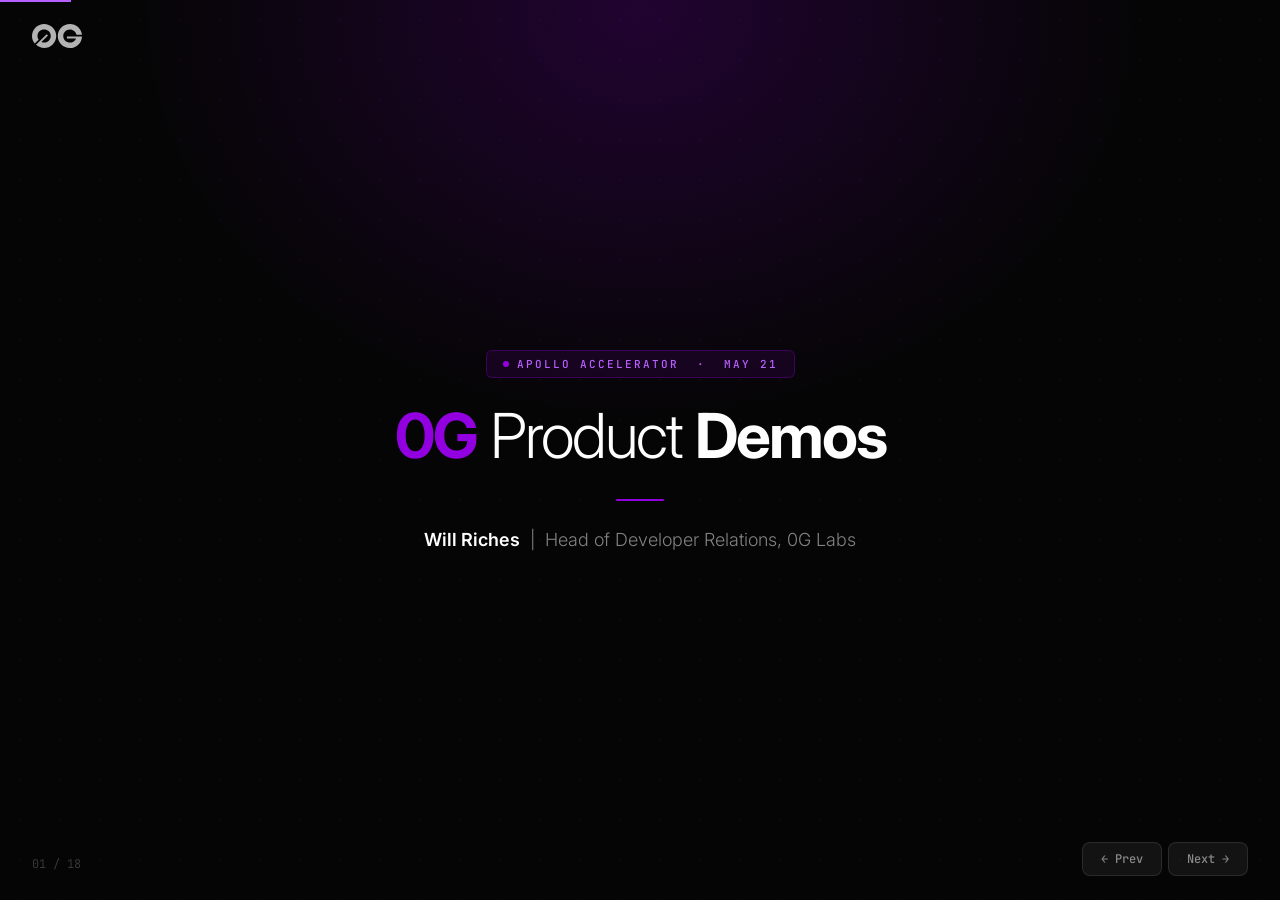
<file: 2026-05-21 Apollo Accelerator/index.html>
<!DOCTYPE html>
<html lang="en">
<head>
<meta charset="UTF-8">
<meta name="viewport" content="width=device-width, initial-scale=1.0">
<title>0G Product Demos</title>
<link rel="preconnect" href="https://fonts.googleapis.com">
<link rel="preconnect" href="https://fonts.gstatic.com" crossorigin>
<link href="https://fonts.googleapis.com/css2?family=Inter:wght@300;400;500;600;700;900&family=JetBrains+Mono:wght@400;500;600;700&display=swap" rel="stylesheet">
<style>
*,*::before,*::after{box-sizing:border-box;margin:0;padding:0}
:root{
  --bg:#FEFEFE;--bg-alt:#F8F6FB;--bg-card:#FFFFFF;
  --purple:#9200E1;--purple-light:#B75FFF;--purple-soft:rgba(146,0,225,0.06);
  --purple-border:rgba(146,0,225,0.15);--purple-glow:rgba(146,0,225,0.08);
  --text:#0A0A0A;--text-2:#444;--text-3:#888;--text-4:#bbb;
  --border:#E8E4EE;--border-light:#F0ECF4;
  --red:#E83E3E;--red-soft:rgba(232,62,62,0.08);--red-border:rgba(232,62,62,0.2);
  --green:#16A34A;--green-soft:rgba(22,163,74,0.08);
  --font:'Inter',sans-serif;
  --mono:'JetBrains Mono',monospace;
}
html,body{
  background:var(--bg);color:var(--text);
  font-family:var(--font);overflow:hidden;height:100%;width:100%;
  -webkit-font-smoothing:antialiased;
}

/* ===== SLIDE SYSTEM ===== */
.slide{
  display:none;position:absolute;inset:0;
  flex-direction:column;padding:64px 100px 80px;overflow:hidden;
}
.slide.active{display:flex}
.slide.center{justify-content:center;align-items:center;text-align:center;padding:80px 120px}

/* Subtle grid */
.slide::before{
  content:'';position:absolute;inset:0;
  background-image:radial-gradient(circle,rgba(146,0,225,0.04) 1px,transparent 1px);
  background-size:40px 40px;pointer-events:none;z-index:0;
}
/* Top glow */
.slide::after{
  content:'';position:absolute;top:-400px;left:50%;transform:translateX(-50%);
  width:1200px;height:700px;
  background:radial-gradient(ellipse,rgba(146,0,225,0.05) 0%,transparent 70%);
  pointer-events:none;z-index:0;
}

/* Dark slides */
.slide.dark{background:#050505;color:#FEFEFE}
.slide.dark::before{
  background-image:radial-gradient(circle,rgba(146,0,225,0.08) 1px,transparent 1px);
}
.slide.dark::after{
  background:radial-gradient(ellipse at 50% 30%,rgba(146,0,225,0.2) 0%,transparent 60%);
  top:-200px;
}

.slide>*{position:relative;z-index:1}

/* ===== TYPOGRAPHY ===== */
h1{font-size:62px;font-weight:300;line-height:1.1;letter-spacing:-2px;max-width:1000px}
h1 strong{font-weight:700}
h2{font-size:44px;font-weight:300;line-height:1.15;letter-spacing:-1.5px;max-width:900px}
h2 strong{font-weight:700}
h3{font-size:22px;font-weight:500;letter-spacing:-0.3px}
.subtitle{font-size:20px;color:var(--text-2);line-height:1.6;margin-top:16px;font-weight:300}
.accent{color:var(--purple)}
.mono{font-family:var(--mono)}

/* ===== TAG / BADGE ===== */
.tag{
  display:inline-flex;align-items:center;gap:8px;
  background:var(--purple-soft);border:1px solid var(--purple-border);
  font-family:var(--mono);font-size:11px;padding:6px 16px;border-radius:6px;
  text-transform:uppercase;letter-spacing:2px;color:var(--purple);
  margin-bottom:24px;font-weight:500;
}
.tag::before{content:'';width:6px;height:6px;background:var(--purple);border-radius:50%}
.slide.dark .tag{border-color:rgba(146,0,225,0.3);background:rgba(146,0,225,0.1);color:var(--purple-light)}

/* ===== DIVIDER ===== */
.divider{width:48px;height:2px;background:var(--purple);margin:24px 0;border-radius:1px;opacity:0.6}
.center .divider{margin:24px auto}

/* ===== STATS ===== */
.stat{font-family:var(--mono);font-size:56px;font-weight:700;color:var(--purple);line-height:1;letter-spacing:-2px}
.stat-label{
  font-family:var(--mono);font-size:11px;color:var(--text-3);
  text-transform:uppercase;letter-spacing:2px;margin-top:8px;
}
.stat-row{display:flex;gap:64px;flex-wrap:wrap}
.center .stat-row{justify-content:center}
.stat-block{text-align:center}

/* ===== SOURCE LINE ===== */
.source{
  position:absolute;bottom:28px;left:100px;right:100px;
  font-family:var(--mono);font-size:11px;color:var(--text-4);
  letter-spacing:0.5px;z-index:2;line-height:1.4;
}
.slide.dark .source{color:rgba(254,254,254,0.2)}

/* ===== CARDS ===== */
.card{
  background:var(--bg-card);border:1px solid var(--border);
  border-radius:12px;padding:28px 32px;
  transition:border-color 0.2s;
}
.card:hover{border-color:var(--purple-border)}
.card-grid{display:grid;gap:16px;margin-top:32px}
.card-grid.cols-2{grid-template-columns:1fr 1fr}
.card-grid.cols-3{grid-template-columns:1fr 1fr 1fr}
.card-grid.cols-4{grid-template-columns:1fr 1fr 1fr 1fr}
.card-title{font-family:var(--mono);font-size:11px;text-transform:uppercase;letter-spacing:2px;color:var(--purple);margin-bottom:12px;font-weight:600}
.card-value{font-size:28px;font-weight:700;letter-spacing:-1px}
.card-desc{font-size:14px;color:var(--text-2);margin-top:8px;line-height:1.5;font-weight:400}
.card-source{font-family:var(--mono);font-size:11px;color:var(--text-4);margin-top:12px;text-transform:uppercase;letter-spacing:1px}

/* ===== STACK ===== */
.stack{display:flex;flex-direction:column;gap:4px;margin-top:28px;width:100%;max-width:600px}
.stack-layer{
  display:flex;align-items:center;gap:16px;
  background:var(--bg-card);border:1px solid var(--border);
  padding:12px 20px;border-radius:8px;transition:all 0.2s;
}
.stack-layer:hover{border-color:var(--purple-border);background:var(--purple-soft)}
.stack-layer.hl{border-color:var(--purple-border);background:var(--purple-soft)}
.stack-icon{font-family:var(--mono);font-size:10px;color:var(--purple);min-width:72px;text-transform:uppercase;letter-spacing:1.5px;font-weight:700}
.stack-name{font-size:15px;font-weight:600;color:var(--text)}

/* ===== PILLS ===== */
.pill{
  display:inline-block;background:var(--purple-soft);border:1px solid var(--purple-border);
  color:var(--purple);font-size:14px;padding:8px 20px;border-radius:999px;
  font-family:var(--mono);font-weight:500;letter-spacing:0.5px;
}

/* ===== PARTNER ROW ===== */
.partner-row{display:flex;gap:10px;flex-wrap:wrap;margin-top:20px}
.partner-item{
  font-family:var(--mono);font-size:11px;color:var(--text-2);
  padding:8px 14px;border:1px solid var(--border);border-radius:6px;
  background:var(--bg-card);font-weight:500;letter-spacing:0.3px;
}

/* ===== CTA ===== */
.cta-btn{
  display:inline-block;background:var(--purple);color:#fff;
  font-size:20px;font-weight:600;padding:16px 48px;border-radius:12px;
  text-decoration:none;letter-spacing:0.3px;
  box-shadow:0 4px 24px rgba(146,0,225,0.25);transition:all 0.2s;
}
.cta-btn:hover{box-shadow:0 8px 40px rgba(146,0,225,0.4);transform:translateY(-2px)}

/* ===== DARK SLIDE TEXT ===== */
.slide.dark .subtitle{color:rgba(254,254,254,0.5)}
.slide.dark h3{color:rgba(254,254,254,0.6)}
.slide.dark .stat-label{color:rgba(254,254,254,0.35)}
.dark-card{
  background:rgba(255,255,255,0.05);border:1px solid rgba(255,255,255,0.08);
  border-radius:12px;padding:24px 32px;text-align:center;
}
.dark-card h3{color:#fff !important;font-size:20px;font-weight:600}
.dark-card p{font-size:13px;color:rgba(254,254,254,0.4);margin-top:4px}

/* ===== NAVIGATION ===== */
.nav{position:fixed;bottom:24px;right:32px;z-index:100;display:flex;gap:6px}
.nav button{
  background:var(--bg-card);border:1px solid var(--border);
  color:var(--text-3);padding:8px 18px;border-radius:8px;cursor:pointer;
  font-family:var(--mono);font-size:12px;font-weight:500;transition:all 0.2s;
}
.nav button:hover{background:var(--purple);color:#fff;border-color:var(--purple)}
.slide-counter{
  position:fixed;bottom:28px;left:32px;z-index:100;
  font-family:var(--mono);font-size:12px;color:var(--text-4);
}
.og-logo{
  position:fixed;top:24px;left:32px;z-index:100;
  width:50px;height:24px;color:rgba(10,10,10,0.65);
  transition:color 0.3s;
}
.og-logo svg{width:100%;height:100%}
.progress-bar{position:fixed;top:0;left:0;height:2px;background:var(--purple);z-index:300;transition:width 0.4s ease}

/* ===== PRIZE BAR ===== */
.prize-bar{
  display:flex;align-items:center;gap:14px;margin-top:12px;
}
.prize-bar .bar-track{flex:1;height:28px;background:var(--bg-alt);border-radius:6px;overflow:hidden;position:relative}
.prize-bar .bar-fill{height:100%;border-radius:6px;display:flex;align-items:center;padding-left:14px;
  font-family:var(--mono);font-size:12px;font-weight:600;color:#fff;
  transition:width 0.8s cubic-bezier(0.25,0.46,0.45,0.94);
}
.prize-label{font-family:var(--mono);font-size:13px;color:var(--text-3);min-width:32px;font-weight:500}

/* ===== BOUNTY FEATURE LIST ===== */
.feature-list{display:flex;flex-direction:column;gap:8px;margin-top:16px}
.feature-item{
  display:flex;align-items:flex-start;gap:10px;
  font-size:14px;color:var(--text-2);line-height:1.5;
}
.feature-item .check{color:var(--purple);font-size:16px;font-weight:700;flex-shrink:0;margin-top:1px}

/* ===== JUDGING BARS ===== */
.judge-bars{display:flex;flex-direction:column;gap:8px;margin-top:16px}
.judge-row{display:flex;align-items:center;gap:12px}
.judge-label{font-family:var(--mono);font-size:11px;color:var(--text-2);min-width:120px;font-weight:500;text-transform:uppercase;letter-spacing:1px}
.judge-track{flex:1;height:24px;background:var(--bg-alt);border-radius:6px;overflow:hidden}
.judge-fill{height:100%;border-radius:6px;display:flex;align-items:center;padding-left:10px;
  font-family:var(--mono);font-size:11px;font-weight:600;color:#fff;
  background:linear-gradient(90deg,var(--purple),var(--purple-light));
}

/* ===== ANIMATIONS ===== */
@keyframes fadeUp{from{opacity:0;transform:translateY(20px)}to{opacity:1;transform:translateY(0)}}
@keyframes growWidth{from{width:0}to{width:var(--target-w)}}
.slide.active>*{animation:fadeUp 0.5s ease both}
.slide.active>*:nth-child(1){animation-delay:0s}
.slide.active>*:nth-child(2){animation-delay:0.05s}
.slide.active>*:nth-child(3){animation-delay:0.1s}
.slide.active>*:nth-child(4){animation-delay:0.15s}
.slide.active>*:nth-child(5){animation-delay:0.2s}
.slide.active>*:nth-child(6){animation-delay:0.25s}
.slide.active>*:nth-child(7){animation-delay:0.3s}
.slide.active>*:nth-child(8){animation-delay:0.35s}

/* Layout helpers */
.flex{display:flex}.gap-16{gap:16px}.gap-24{gap:24px}.gap-32{gap:32px}.gap-48{gap:48px}
.flex-1{flex:1}.items-start{align-items:flex-start}.items-center{align-items:center}
.mt-8{margin-top:8px}.mt-12{margin-top:12px}.mt-16{margin-top:16px}.mt-20{margin-top:20px}
.mt-24{margin-top:24px}.mt-28{margin-top:28px}.mt-32{margin-top:32px}.mt-40{margin-top:40px}
.two-col{display:grid;grid-template-columns:1fr 1fr;gap:48px;margin-top:32px;width:100%}

/* ===== TRACK HEADER ===== */
.track-header{
  display:flex;align-items:center;gap:20px;margin-bottom:8px;
}
.track-number{
  font-family:var(--mono);font-size:48px;font-weight:700;color:var(--purple);
  letter-spacing:-2px;line-height:1;opacity:0.2;
}
.track-prize{
  display:inline-flex;align-items:center;gap:8px;
  font-family:var(--mono);font-size:14px;font-weight:600;color:var(--purple);
  background:var(--purple-soft);border:1px solid var(--purple-border);
  padding:6px 16px;border-radius:6px;
}

/* ===== USE CASE PILLS ===== */
.use-cases{display:flex;flex-wrap:wrap;gap:8px;margin-top:16px}
.use-case{
  font-size:12px;color:var(--text-2);
  padding:6px 14px;border:1px solid var(--border);border-radius:6px;
  background:var(--bg-card);font-weight:500;line-height:1.3;
}
.competitor{
  font-size:18px;color:var(--text);font-weight:700;
  padding:10px 20px;border:1.5px solid var(--border);border-radius:8px;
  background:var(--bg-alt);line-height:1.2;letter-spacing:-0.2px;
}

/* ===== BAR CHART ===== */
.bar-chart{display:flex;flex-direction:column;gap:10px;margin-top:20px;width:100%}
.bar-row{display:flex;align-items:center;gap:14px}
.bar-label{font-family:var(--mono);font-size:13px;color:var(--text-3);min-width:48px;text-align:right;font-weight:500}
.bar-chart .bar-track{flex:1;height:32px;background:var(--bg-alt);border-radius:6px;overflow:hidden;position:relative}
.bar-chart .bar-fill{height:100%;border-radius:6px;display:flex;align-items:center;padding-left:14px;
  font-family:var(--mono);font-size:12px;font-weight:600;color:#fff;
  transition:width 0.8s cubic-bezier(0.25,0.46,0.45,0.94);
}
.bar-fill.purple{background:linear-gradient(90deg,var(--purple),var(--purple-light))}
.bar-fill.red{background:linear-gradient(90deg,#E83E3E,#F06060)}
.bar-fill.gray{background:#ccc}

/* ===== TRUST COLLAPSE ===== */
.trust-bars{display:flex;gap:20px;align-items:flex-end;height:140px;margin-top:16px}
.trust-col{display:flex;flex-direction:column;align-items:center;gap:6px;flex:1}
.trust-bar{width:100%;border-radius:6px 6px 0 0;display:flex;align-items:flex-end;justify-content:center;
  padding-bottom:8px;font-family:var(--mono);font-size:16px;font-weight:700;color:#fff;min-height:20px}
.trust-year{font-family:var(--mono);font-size:11px;color:var(--text-3);letter-spacing:1px}
.trust-arrow{font-size:20px;color:var(--red);align-self:center;margin:0 -4px}

/* ===== COMPARISON BARS ===== */
.vs-chart{display:flex;flex-direction:column;gap:8px;margin-top:20px;max-width:500px}
.vs-row{display:flex;align-items:center;gap:12px}
.vs-label{font-size:13px;color:var(--text-2);min-width:100px;font-weight:500}
.vs-bar{height:28px;border-radius:6px;display:flex;align-items:center;justify-content:flex-end;padding-right:12px;
  font-family:var(--mono);font-size:11px;font-weight:600;color:#fff;min-width:40px}

/* ===== COMPARE TABLE ===== */
.compare-table{
  width:100%;max-width:860px;border-collapse:collapse;margin-top:28px;
  font-size:15px;text-align:left;
}
.compare-table th{
  font-family:var(--mono);font-size:10px;text-transform:uppercase;letter-spacing:2px;
  color:var(--text-4);padding:12px 20px;border-bottom:2px solid var(--border);font-weight:600;
}
.compare-table td{padding:12px 20px;border-bottom:1px solid var(--border-light)}
.compare-table .col-legacy{color:var(--text-3);font-weight:400}
.compare-table .col-0g{color:var(--purple);font-weight:600}
.compare-table td:first-child{
  font-family:var(--mono);font-size:11px;text-transform:uppercase;
  letter-spacing:1px;color:var(--text-2);font-weight:600;width:120px;
}
.compare-table .col-src{font-family:var(--mono);font-size:11px;color:var(--text-4);text-transform:uppercase;letter-spacing:0.5px;width:140px}
.compare-table tbody tr:hover td{background:var(--purple-soft)}

/* ===== PROBLEM SLIDES ===== */
.problem-layout{display:grid;grid-template-columns:1fr 1fr;gap:48px;margin-top:36px;width:100%;max-width:960px;align-items:stretch}
.problem-graphic{
  display:flex;align-items:center;justify-content:center;
  width:100%;aspect-ratio:4/3;border-radius:16px;position:relative;overflow:hidden;
  background:var(--bg-alt);border:1px solid var(--border);
}
.problem-content{display:flex;flex-direction:column;gap:20px;text-align:left}
.problem-label{
  font-family:var(--mono);font-size:12px;text-transform:uppercase;letter-spacing:2px;
  color:var(--text-3);font-weight:600;
}
.problem-text{font-size:20px;color:var(--text);line-height:1.6;font-weight:400}
.problem-fix-wrap{display:flex;align-items:stretch}
.problem-fix{
  display:flex;flex-direction:column;gap:12px;justify-content:center;
  padding:24px 28px;border-radius:12px;width:100%;
  background:var(--purple-soft);border:1px solid var(--purple-border);
  opacity:0;transform:translateY(12px);
  transition:opacity 0.5s ease,transform 0.5s ease;
}
.slide.revealed .problem-fix{opacity:1;transform:translateY(0)}
.problem-fix .problem-label{color:var(--purple)}
.problem-fix .problem-text{color:var(--purple);font-weight:600}

/* Problem graphics */
.pgfx{position:absolute;border-radius:50%;pointer-events:none}

/* 1: Opacity — black box with ? */
.gfx-opacity{background:linear-gradient(135deg,var(--bg-alt),#eee8f4)}
.gfx-opacity .box{
  width:120px;height:120px;background:#1a1a1a;border-radius:16px;
  display:flex;align-items:center;justify-content:center;
  font-family:var(--mono);font-size:64px;font-weight:700;color:rgba(255,255,255,0.15);
  box-shadow:0 8px 40px rgba(0,0,0,0.15);
}
.gfx-opacity .ring{
  position:absolute;width:200px;height:200px;border:2px dashed var(--purple-border);
  border-radius:50%;opacity:0.4;
}

/* 2: Lock-in — padlock/chain */
.gfx-lockin{background:linear-gradient(135deg,var(--bg-alt),#eee8f4)}
.gfx-lockin .lock-body{
  width:80px;height:64px;background:var(--text-3);border-radius:10px;
  position:relative;display:flex;align-items:center;justify-content:center;
}
.gfx-lockin .lock-shackle{
  width:48px;height:36px;border:6px solid var(--text-3);border-bottom:none;
  border-radius:24px 24px 0 0;position:absolute;top:-32px;
}
.gfx-lockin .lock-hole{width:12px;height:12px;background:var(--bg-alt);border-radius:50%}
.gfx-lockin .chain{
  position:absolute;font-family:var(--mono);font-size:28px;color:var(--text-4);
  letter-spacing:4px;opacity:0.3;
}

/* 3: No ownership — floating disconnected nodes */
.gfx-ownership{background:linear-gradient(135deg,var(--bg-alt),#eee8f4)}
.gfx-ownership .node{
  position:absolute;border-radius:50%;border:2px solid var(--border);background:var(--bg-card);
  display:flex;align-items:center;justify-content:center;
  font-family:var(--mono);font-size:11px;color:var(--text-3);font-weight:600;
}
.gfx-ownership .node.orphan{border-style:dashed;border-color:var(--red-border);color:var(--red)}

/* 4: Centralized control — hub-spoke */
.gfx-central{background:linear-gradient(135deg,var(--bg-alt),#eee8f4)}
.gfx-central .hub{
  width:72px;height:72px;background:var(--red);border-radius:50%;
  display:flex;align-items:center;justify-content:center;
  font-family:var(--mono);font-size:11px;font-weight:700;color:#fff;
  letter-spacing:1px;text-transform:uppercase;z-index:2;position:relative;
  box-shadow:0 4px 24px rgba(232,62,62,0.25);
}
.gfx-central .spoke{
  position:absolute;width:36px;height:36px;background:var(--bg-card);
  border:2px solid var(--border);border-radius:50%;z-index:1;
}
.gfx-central .spoke-line{position:absolute;height:1px;background:var(--border);z-index:0;transform-origin:left center}

/* 5: Fragile — cracked block */
.gfx-fragile{background:linear-gradient(135deg,var(--bg-alt),#eee8f4)}
.gfx-fragile .block{
  width:140px;height:100px;background:var(--bg-card);border:2px solid var(--border);
  border-radius:12px;position:relative;overflow:hidden;
  display:flex;align-items:center;justify-content:center;
  font-family:var(--mono);font-size:12px;color:var(--text-3);font-weight:600;
  letter-spacing:1px;text-transform:uppercase;
}
.gfx-fragile .crack{
  position:absolute;top:0;left:50%;width:2px;height:100%;
  background:linear-gradient(to bottom,var(--red),transparent);opacity:0.6;
  transform:translateX(-50%) rotate(8deg);
}
.gfx-fragile .crack2{
  position:absolute;top:30%;left:45%;width:2px;height:50%;
  background:linear-gradient(to bottom,var(--red),transparent);opacity:0.4;
  transform:rotate(-15deg);
}
.gfx-fragile .spark{
  position:absolute;width:6px;height:6px;background:var(--red);border-radius:50%;opacity:0.5;
}

/* 6: Misaligned incentives — unbalanced scale */
.gfx-incentives{background:linear-gradient(135deg,var(--bg-alt),#eee8f4)}
.scale-wrap{position:relative;width:260px;height:200px}
/* Base */
.scale-base{
  position:absolute;bottom:0;left:50%;transform:translateX(-50%);
  width:100px;height:6px;background:var(--text-3);border-radius:3px;
}
/* Pillar */
.scale-pillar{
  position:absolute;bottom:6px;left:50%;transform:translateX(-50%);
  width:6px;height:70px;background:var(--text-3);border-radius:2px;
}
/* Fulcrum triangle */
.scale-fulcrum{
  position:absolute;bottom:72px;left:50%;transform:translateX(-50%);
  width:0;height:0;
  border-left:14px solid transparent;border-right:14px solid transparent;
  border-bottom:16px solid var(--text-3);
}
/* Beam */
.scale-beam{
  position:absolute;bottom:88px;left:50%;transform:translateX(-50%) rotate(-14deg);
  width:240px;height:5px;background:var(--text-3);border-radius:2px;
  transform-origin:center center;
}
/* Chains */
.scale-chain{
  position:absolute;width:2px;background:var(--text-3);
}
.scale-chain.left{height:30px;bottom:58px;left:22px;transform:rotate(14deg)}
.scale-chain.left2{height:30px;bottom:58px;left:42px;transform:rotate(14deg)}
.scale-chain.right{height:50px;bottom:38px;right:22px;transform:rotate(-14deg)}
.scale-chain.right2{height:50px;bottom:38px;right:42px;transform:rotate(-14deg)}
/* Pans */
.scale-pan{
  position:absolute;height:14px;border-radius:0 0 50% 50%;
  border:3px solid var(--text-3);border-top:none;
}
.scale-pan.left-pan{width:56px;bottom:16px;left:5px;border-color:var(--red);background:var(--red-soft)}
.scale-pan.right-pan{width:56px;bottom:74px;right:5px;border-color:var(--purple);background:var(--purple-soft)}
/* Weight blocks */
.scale-weight{
  position:absolute;border-radius:4px;
  font-family:var(--mono);font-size:9px;font-weight:700;
  display:flex;align-items:center;justify-content:center;
  letter-spacing:0.5px;text-transform:uppercase;
}
/* Labels */
.scale-label{
  position:absolute;font-family:var(--mono);font-size:11px;font-weight:600;
  letter-spacing:1px;text-transform:uppercase;text-align:center;
}
</style>
</head>
<body>

<div class="progress-bar" id="progress"></div>
<div class="og-logo"><svg xmlns="http://www.w3.org/2000/svg" width="100%" height="100%" viewBox="0 0 50 24" fill="none" preserveAspectRatio="xMidYMid meet" aria-hidden="true" role="img"><path d="M50.0009 12.6136C49.6855 18.9497 44.3897 23.9913 37.9033 23.9913C31.214 23.9913 25.791 18.6291 25.791 12.0146C25.791 5.40009 31.214 0.0380859 37.9033 0.0380859C44.1841 0.0380859 49.3483 4.76491 49.956 10.8171H44.4555C43.8858 7.75086 41.169 5.42761 37.9035 5.42761C34.2241 5.42761 31.2416 8.37672 31.2416 12.0146C31.2416 15.6527 34.2241 18.6018 37.9035 18.6018C40.7281 18.6018 43.1418 16.8636 44.111 14.4101H34.8753V12.6136H50.0009Z" fill="currentColor"/><path d="M3.98642 20.8584C8.74078 25.1181 16.0905 24.9803 20.6772 20.4453C25.4072 15.7681 25.4072 8.18505 20.6772 3.50781C15.9469 -1.16927 8.27782 -1.16927 3.54764 3.50781C-0.893505 7.8992 -1.16488 14.8521 2.73348 19.5567L6.62297 15.7108C4.83311 13.1445 5.09269 9.60205 7.40183 7.31886C10.0034 4.7464 14.2215 4.7464 16.8231 7.31886C19.4245 9.89129 19.4245 14.062 16.8231 16.6345C14.8257 18.6094 11.8757 19.0682 9.43583 18.0106L15.9665 11.5531L14.6819 10.2829L3.98642 20.8584Z" fill="currentColor"/></svg></div>

<!-- ============================================================ -->
<!-- SLIDE: TITLE (DARK)                                        -->
<!-- ============================================================ -->
<div class="slide dark center active">
  <span class="tag">Apollo Accelerator &nbsp;·&nbsp; May 21</span>
  <h1><strong class="accent">0G</strong> Product <strong>Demos</strong></h1>
  <div class="divider" style="margin:28px auto"></div>
  <p style="font-size:18px;color:rgba(254,254,254,0.5);font-weight:300"><strong style="color:#fff;font-weight:600">Will Riches</strong> &nbsp;|&nbsp; Head of Developer Relations, 0G Labs</p>
</div>

<!-- ============================================================ -->
<!-- SLIDE: THE CONFLICT                                         -->
<!-- ============================================================ -->
<div class="slide">
  <span class="tag">The Conflict</span>
  <h2>Reputation Is a <strong class="accent">Single Point of Failure</strong></h2>
  <p class="subtitle">In the Agent Economy, trust is a vulnerability.</p>

  <div class="two-col" style="margin-top:36px">
    <!-- Left: Market Growth -->
    <div>
      <h3 style="font-size:14px;font-family:var(--mono);text-transform:uppercase;letter-spacing:2px;color:var(--text-3);font-weight:600">Agentic AI Market</h3>
      <div class="bar-chart" style="margin-top:16px">
        <div class="bar-row">
          <span class="bar-label">2024</span>
          <div class="bar-track"><div class="bar-fill purple" style="width:66%">$5.99B</div></div>
        </div>
        <div class="bar-row">
          <span class="bar-label">2025</span>
          <div class="bar-track"><div class="bar-fill purple" style="width:71%">$6.5B</div></div>
        </div>
        <div class="bar-row">
          <span class="bar-label">2026</span>
          <div class="bar-track"><div class="bar-fill purple" style="width:100%">$9.1B</div></div>
        </div>
      </div>

      <!-- Trust collapse -->
      <div style="margin-top:24px;background:var(--red-soft);border:1px solid var(--red-border);border-radius:10px;padding:16px 20px">
        <h3 style="font-size:12px;font-family:var(--mono);text-transform:uppercase;letter-spacing:2px;color:var(--red);font-weight:600;margin-bottom:8px">Trust in Autonomous AI — Collapsing</h3>
        <div class="trust-bars" style="height:140px">
          <div class="trust-col">
            <div class="trust-bar" style="height:120px;background:linear-gradient(var(--purple),var(--purple-light))">43%</div>
            <span class="trust-year">2024</span>
          </div>
          <span class="trust-arrow">→</span>
          <div class="trust-col">
            <div class="trust-bar" style="height:90px;background:linear-gradient(#c060e0,#d090f0)">37%</div>
            <span class="trust-year">Mid</span>
          </div>
          <span class="trust-arrow">→</span>
          <div class="trust-col">
            <div class="trust-bar" style="height:64px;background:linear-gradient(var(--red),#F06060)">27%</div>
            <span class="trust-year">2025</span>
          </div>
        </div>
        <div style="font-family:var(--mono);font-size:10px;color:var(--red);margin-top:8px;letter-spacing:1px;text-transform:uppercase">Capgemini Research Institute</div>
      </div>
    </div>

    <!-- Right: Key Stats -->
    <div>
      <h3 style="font-size:14px;font-family:var(--mono);text-transform:uppercase;letter-spacing:2px;color:var(--text-3);font-weight:600">The Damage</h3>
      <div class="card-grid cols-1" style="grid-template-columns:1fr;gap:12px;margin-top:16px">
        <div class="card" style="display:flex;align-items:center;gap:20px;padding:20px 24px">
          <div style="font-family:var(--mono);font-size:32px;font-weight:700;color:var(--red);letter-spacing:-1px">$3.4B</div>
          <div>
            <div style="font-size:14px;font-weight:600">Crypto Exploits (2025)</div>
            <div class="card-source">Chainalysis Crypto Crime Report</div>
          </div>
        </div>
        <div class="card" style="display:flex;align-items:center;gap:20px;padding:20px 24px">
          <div style="font-family:var(--mono);font-size:32px;font-weight:700;color:var(--red);letter-spacing:-1px">$1.8B</div>
          <div>
            <div style="font-size:14px;font-weight:600">Malicious MEV Since 2020</div>
            <div class="card-source">Flashbots Research</div>
          </div>
        </div>
        <div class="card" style="display:flex;align-items:center;gap:20px;padding:20px 24px">
          <div style="font-family:var(--mono);font-size:32px;font-weight:700;color:var(--purple);letter-spacing:-1px">100:1</div>
          <div>
            <div style="font-size:14px;font-weight:600">Non-Human to Human IDs</div>
            <div class="card-source">Astrix Security 2025</div>
          </div>
        </div>
      </div>
    </div>
  </div>

  <div class="source">Sources: Fortune Business Insights (2026) · Capgemini Research Institute · Chainalysis Crypto Crime Report 2025 · Astrix Security · Anthropic arXiv (Nov 2025)</div>
</div>

<!-- ============================================================ -->
<!-- SLIDE: PROBLEM 1 — OPACITY                                -->
<!-- ============================================================ -->
<div class="slide" data-reveal>
  <span class="tag">Problems with AI Today</span>
  <h2>Opacity & Lack of <strong class="accent">Trust</strong></h2>

  <div class="problem-layout">
    <div style="display:flex;flex-direction:column;gap:20px">
      <div class="problem-graphic gfx-opacity">
        <div class="ring"></div>
        <div class="box">?</div>
      </div>
      <div class="problem-content">
        <div class="problem-label">Where the issue lies today</div>
        <div class="problem-text">AI decisions are black boxes — data and models are unverifiable. Users have no way to audit what happened or why.</div>
      </div>
    </div>
    <div class="problem-fix-wrap">
      <div class="problem-fix">
        <div class="problem-label">How 0G fixes this</div>
        <div class="problem-text">0G enables verifiable references to data, models, and agent actions — every inference is provable, every dataset is tamper-proof.</div>
      </div>
    </div>
  </div>
</div>

<!-- ============================================================ -->
<!-- SLIDE: PROBLEM 2 — VENDOR LOCK-IN                        -->
<!-- ============================================================ -->
<div class="slide" data-reveal>
  <span class="tag">Problems with AI Today</span>
  <h2>Vendor <strong class="accent">Lock-In</strong></h2>

  <div class="problem-layout">
    <div style="display:flex;flex-direction:column;gap:20px">
      <div class="problem-graphic gfx-lockin">
        <div style="position:relative;display:flex;flex-direction:column;align-items:center">
          <div class="lock-shackle"></div>
          <div class="lock-body"><div class="lock-hole"></div></div>
        </div>
        <div class="chain" style="top:20px;left:16px;transform:rotate(-8deg)">///</div>
        <div class="chain" style="bottom:24px;right:16px;transform:rotate(5deg)">///</div>
      </div>
      <div class="problem-content">
        <div class="problem-label">Where the issue lies today</div>
        <div class="problem-text">Apps depend on closed APIs, opaque pricing, and shifting policies. Switching providers means rebuilding from scratch.</div>
      </div>
    </div>
    <div class="problem-fix-wrap">
      <div class="problem-fix">
        <div class="problem-label">How 0G fixes this</div>
        <div class="problem-text">0G provides open, decentralized storage & compute markets — no single vendor controls your infrastructure.</div>
      </div>
    </div>
  </div>
</div>

<!-- ============================================================ -->
<!-- SLIDE: PROBLEM 3 — NO OWNERSHIP                           -->
<!-- ============================================================ -->
<div class="slide" data-reveal>
  <span class="tag">Problems with AI Today</span>
  <h2>No Ownership or <strong class="accent">Accountability</strong></h2>

  <div class="problem-layout">
    <div style="display:flex;flex-direction:column;gap:20px">
      <div class="problem-graphic gfx-ownership">
        <div class="node orphan" style="width:52px;height:52px;top:20%;left:18%">?</div>
        <div class="node orphan" style="width:40px;height:40px;top:55%;left:30%">?</div>
        <div class="node" style="width:48px;height:48px;top:25%;right:22%">AI</div>
        <div class="node" style="width:36px;height:36px;bottom:22%;right:30%">AI</div>
        <div class="node orphan" style="width:44px;height:44px;bottom:18%;left:15%">?</div>
      </div>
      <div class="problem-content">
        <div class="problem-label">Where the issue lies today</div>
        <div class="problem-text">Users don't own their agents or outputs. Responsibility is unclear — when something goes wrong, there's no accountability.</div>
      </div>
    </div>
    <div class="problem-fix-wrap">
      <div class="problem-fix">
        <div class="problem-label">How 0G fixes this</div>
        <div class="problem-text">0G supports on-chain agents (iNFTs) with true ownership, granular permissions, and full auditability.</div>
      </div>
    </div>
  </div>
</div>

<!-- ============================================================ -->
<!-- SLIDE: PROBLEM 4 — CENTRALIZED CONTROL                   -->
<!-- ============================================================ -->
<div class="slide" data-reveal>
  <span class="tag">Problems with AI Today</span>
  <h2>Centralized Control & <strong class="accent">Censorship</strong></h2>

  <div class="problem-layout">
    <div style="display:flex;flex-direction:column;gap:20px">
      <div class="problem-graphic gfx-central">
        <div class="spoke" style="top:18%;left:50%;transform:translateX(-50%)"></div>
        <div class="spoke" style="top:38%;left:18%"></div>
        <div class="spoke" style="top:38%;right:18%"></div>
        <div class="spoke" style="bottom:22%;left:26%"></div>
        <div class="spoke" style="bottom:22%;right:26%"></div>
        <div class="hub">CTRL</div>
      </div>
      <div class="problem-content">
        <div class="problem-label">Where the issue lies today</div>
        <div class="problem-text">A few companies decide who can build, deploy, or access AI. One policy change can kill an entire product overnight.</div>
      </div>
    </div>
    <div class="problem-fix-wrap">
      <div class="problem-fix">
        <div class="problem-label">How 0G fixes this</div>
        <div class="problem-text">0G is permissionless infrastructure with no single gatekeeper — anyone can build, deploy, and serve AI.</div>
      </div>
    </div>
  </div>
</div>

<!-- ============================================================ -->
<!-- SLIDE: PROBLEM 5 — FRAGILE APPS                           -->
<!-- ============================================================ -->
<div class="slide" data-reveal>
  <span class="tag">Problems with AI Today</span>
  <h2>Fragile AI <strong class="accent">Applications</strong></h2>

  <div class="problem-layout">
    <div style="display:flex;flex-direction:column;gap:20px">
      <div class="problem-graphic gfx-fragile">
        <div class="block">
          APP
          <div class="crack"></div>
          <div class="crack2"></div>
        </div>
        <div class="spark" style="top:32%;left:48%"></div>
        <div class="spark" style="top:44%;left:52%"></div>
        <div class="spark" style="top:38%;left:44%"></div>
      </div>
      <div class="problem-content">
        <div class="problem-label">Where the issue lies today</div>
        <div class="problem-text">Apps break when providers change terms, raise prices, or go offline. A single dependency failure cascades through everything.</div>
      </div>
    </div>
    <div class="problem-fix-wrap">
      <div class="problem-fix">
        <div class="problem-label">How 0G fixes this</div>
        <div class="problem-text">0G's modular stack enables resilience and provider diversity — swap any layer without rebuilding your app.</div>
      </div>
    </div>
  </div>
</div>

<!-- ============================================================ -->
<!-- SLIDE: PROBLEM 6 — MISALIGNED INCENTIVES                  -->
<!-- ============================================================ -->
<div class="slide" data-reveal>
  <span class="tag">Problems with AI Today</span>
  <h2>Misaligned <strong class="accent">Incentives</strong></h2>

  <div class="problem-layout">
    <div style="display:flex;flex-direction:column;gap:20px">
      <div class="problem-graphic gfx-incentives">
        <div class="scale-wrap">
          <div class="scale-base"></div>
          <div class="scale-pillar"></div>
          <div class="scale-fulcrum"></div>
          <div class="scale-beam"></div>
          <!-- Left pan (heavy / platform side, lower) -->
          <div class="scale-pan left-pan"></div>
          <!-- Weight block on left pan -->
          <div class="scale-weight" style="width:44px;height:16px;background:var(--red);color:#fff;bottom:30px;left:11px">$$$</div>
          <!-- Right pan (light / builders side, higher) -->
          <div class="scale-pan right-pan"></div>
          <!-- Small weight on right pan -->
          <div class="scale-weight" style="width:28px;height:10px;background:var(--purple);color:#fff;bottom:88px;right:19px;font-size:8px">$</div>
          <!-- Labels -->
          <div class="scale-label" style="bottom:0;left:1px;color:var(--red)">Platform</div>
          <div class="scale-label" style="bottom:58px;right:1px;color:var(--purple)">Builders</div>
        </div>
      </div>
      <div class="problem-content">
        <div class="problem-label">Where the issue lies today</div>
        <div class="problem-text">AI platforms extract most of the value. Builders, data providers, and users see little return for their contributions.</div>
      </div>
    </div>
    <div class="problem-fix-wrap">
      <div class="problem-fix">
        <div class="problem-label">How 0G fixes this</div>
        <div class="problem-text">0G enables native payments & incentives for data, compute, and agents — value flows to those who create it.</div>
      </div>
    </div>
  </div>
</div>

<!-- ============================================================ -->
<!-- SLIDE: WHAT IS 0G                                           -->
<!-- ============================================================ -->
<div class="slide center">
  <span class="tag">What is 0G</span>
  <h2>The Decentralized <strong class="accent">AI Operating System</strong></h2>
  <p class="subtitle">One integrated stack. Purpose-built for AI.</p>

  <!-- Architecture diagram built with CSS -->
  <div style="width:100%;max-width:820px;margin-top:32px;display:flex;flex-direction:column;gap:6px">

    <!-- Layer 5: Alignment -->
    <div style="border:1px solid var(--purple-border);border-radius:10px;padding:16px 20px;background:var(--purple-soft)">
      <div style="font-family:var(--mono);font-size:11px;font-weight:700;color:var(--purple);text-transform:uppercase;letter-spacing:2px;text-align:center;margin-bottom:10px">Alignment</div>
      <div style="display:flex;gap:8px;justify-content:center">
        <span style="background:var(--purple);color:#fff;font-size:12px;font-weight:600;padding:6px 16px;border-radius:6px;font-family:var(--mono)">Model Drift</span>
        <span style="background:var(--purple);color:#fff;font-size:12px;font-weight:600;padding:6px 16px;border-radius:6px;font-family:var(--mono)">Bias Detection</span>
        <span style="background:var(--purple);color:#fff;font-size:12px;font-weight:600;padding:6px 16px;border-radius:6px;font-family:var(--mono)">Governance</span>
      </div>
    </div>

    <!-- Layer 4: Service Marketplace -->
    <div style="border:1px solid var(--border);border-radius:10px;padding:16px 20px;background:var(--bg-card)">
      <div style="font-family:var(--mono);font-size:11px;font-weight:700;color:var(--text-2);text-transform:uppercase;letter-spacing:2px;text-align:center;margin-bottom:10px">Service Marketplace</div>
      <div style="display:flex;gap:8px;justify-content:center">
        <span style="background:var(--bg-alt);border:1px solid var(--border);font-size:12px;font-weight:500;padding:6px 16px;border-radius:6px;color:var(--text-2);font-family:var(--mono)">Provider Registration</span>
        <span style="background:var(--bg-alt);border:1px solid var(--border);font-size:12px;font-weight:500;padding:6px 16px;border-radius:6px;color:var(--text-2);font-family:var(--mono)">Developer Services</span>
        <span style="background:var(--bg-alt);border:1px solid var(--border);font-size:12px;font-weight:500;padding:6px 16px;border-radius:6px;color:var(--text-2);font-family:var(--mono)">Payment Settlement</span>
      </div>
    </div>

    <!-- Layer 3: Three pillars -->
    <div style="display:grid;grid-template-columns:1fr 1fr 1fr;gap:6px">
      <!-- Storage -->
      <div style="border:1px solid var(--purple-border);border-radius:10px;padding:16px 14px;background:var(--bg-card)">
        <div style="font-family:var(--mono);font-size:11px;font-weight:700;color:var(--purple);text-transform:uppercase;letter-spacing:2px;text-align:center;margin-bottom:10px">Storage</div>
        <div style="display:flex;flex-direction:column;gap:5px">
          <span style="background:var(--purple);color:#fff;font-size:11px;font-weight:600;padding:5px 12px;border-radius:5px;text-align:center;font-family:var(--mono)">Datasets</span>
          <span style="background:var(--purple);color:#fff;font-size:11px;font-weight:600;padding:5px 12px;border-radius:5px;text-align:center;font-family:var(--mono)">Models</span>
          <span style="background:var(--purple);color:#fff;font-size:11px;font-weight:600;padding:5px 12px;border-radius:5px;text-align:center;font-family:var(--mono)">Assets</span>
          <span style="background:var(--purple);color:#fff;font-size:11px;font-weight:600;padding:5px 12px;border-radius:5px;text-align:center;font-family:var(--mono)">Vectors</span>
        </div>
      </div>

      <!-- DA -->
      <div style="border:1px solid var(--purple-border);border-radius:10px;padding:16px 14px;background:var(--bg-card)">
        <div style="font-family:var(--mono);font-size:11px;font-weight:700;color:var(--purple);text-transform:uppercase;letter-spacing:2px;text-align:center;margin-bottom:10px">Data Availability</div>
        <div style="display:flex;flex-direction:column;gap:5px">
          <span style="background:var(--purple);color:#fff;font-size:11px;font-weight:600;padding:5px 12px;border-radius:5px;text-align:center;font-family:var(--mono)">Provenance</span>
          <span style="background:var(--purple);color:#fff;font-size:11px;font-weight:600;padding:5px 12px;border-radius:5px;text-align:center;font-family:var(--mono)">Accessibility</span>
        </div>
      </div>

      <!-- Compute -->
      <div style="border:1px solid var(--purple-border);border-radius:10px;padding:16px 14px;background:var(--bg-card)">
        <div style="font-family:var(--mono);font-size:11px;font-weight:700;color:var(--purple);text-transform:uppercase;letter-spacing:2px;text-align:center;margin-bottom:10px">Compute</div>
        <div style="display:flex;flex-direction:column;gap:5px">
          <span style="background:var(--purple);color:#fff;font-size:11px;font-weight:600;padding:5px 12px;border-radius:5px;text-align:center;font-family:var(--mono)">Inference</span>
          <span style="background:var(--purple);color:#fff;font-size:11px;font-weight:600;padding:5px 12px;border-radius:5px;text-align:center;font-family:var(--mono)">Training</span>
          <span style="background:var(--purple);color:#fff;font-size:11px;font-weight:600;padding:5px 12px;border-radius:5px;text-align:center;font-family:var(--mono)">RAG</span>
          <span style="background:var(--purple);color:#fff;font-size:11px;font-weight:600;padding:5px 12px;border-radius:5px;text-align:center;font-family:var(--mono)">Agents</span>
        </div>
      </div>
    </div>

    <!-- Layer 1: Chain -->
    <div style="border:1px solid var(--purple-border);border-radius:10px;padding:14px 20px;background:linear-gradient(90deg,var(--purple-soft),rgba(183,95,255,0.08))">
      <div style="font-family:var(--mono);font-size:11px;font-weight:700;color:var(--purple);text-transform:uppercase;letter-spacing:2px;text-align:center;margin-bottom:6px">Chain</div>
      <div style="text-align:center">
        <span style="background:linear-gradient(90deg,var(--purple),var(--purple-light));color:#fff;font-size:12px;font-weight:600;padding:6px 24px;border-radius:6px;font-family:var(--mono)">Infinite Scalability</span>
      </div>
    </div>

  </div>
</div>

<!-- ============================================================ -->
<!-- SLIDE: WHAT IS 0G — FOUR COMPONENTS                        -->
<!-- ============================================================ -->
<div class="slide">
  <span class="tag">The Stack</span>
  <h2>Four Core <strong class="accent">Components</strong></h2>
  <p class="subtitle">The complete infrastructure for building AI-powered applications on-chain.</p>

  <div class="card-grid cols-2 mt-32" style="max-width:960px">
    <div class="card" style="padding:32px;border-color:var(--purple-border)">
      <div style="display:flex;align-items:center;gap:14px;margin-bottom:14px">
        <div style="background:var(--purple-soft);border:1px solid var(--purple-border);border-radius:10px;width:48px;height:48px;display:flex;align-items:center;justify-content:center;font-family:var(--mono);font-size:11px;font-weight:700;color:var(--purple);letter-spacing:0.5px;flex-shrink:0">CHAIN</div>
        <div>
          <div style="font-size:20px;font-weight:700;letter-spacing:-0.5px">0G Chain</div>
        </div>
      </div>
      <div class="card-desc" style="margin-top:0;font-size:15px;line-height:1.6">EVM-compatible blockchain. Deploy with Solidity, Hardhat, Foundry — tools you already know.</div>
      <div style="display:flex;gap:8px;margin-top:14px;flex-wrap:wrap">
        <span class="pill" style="font-size:11px;padding:4px 12px">11K+ TPS</span>
        <span class="pill" style="font-size:11px;padding:4px 12px">~1s Finality</span>
        <span class="pill" style="font-size:11px;padding:4px 12px">EVM</span>
      </div>
    </div>

    <div class="card" style="padding:32px;border-color:var(--purple-border)">
      <div style="display:flex;align-items:center;gap:14px;margin-bottom:14px">
        <div style="background:var(--purple-soft);border:1px solid var(--purple-border);border-radius:10px;width:48px;height:48px;display:flex;align-items:center;justify-content:center;font-family:var(--mono);font-size:9px;font-weight:700;color:var(--purple);letter-spacing:0.5px;flex-shrink:0">COMP</div>
        <div>
          <div style="font-size:20px;font-weight:700;letter-spacing:-0.5px">0G Compute</div>
        </div>
      </div>
      <div class="card-desc" style="margin-top:0;font-size:15px;line-height:1.6">Decentralized AI inference and training. Verifiable with TEE, ZKML, and optimistic proofs.</div>
      <div style="display:flex;gap:8px;margin-top:14px;flex-wrap:wrap">
        <span class="pill" style="font-size:11px;padding:4px 12px">Inference</span>
        <span class="pill" style="font-size:11px;padding:4px 12px">Fine-Tuning</span>
        <span class="pill" style="font-size:11px;padding:4px 12px">RAG</span>
      </div>
    </div>

    <div class="card" style="padding:32px;border-color:var(--purple-border)">
      <div style="display:flex;align-items:center;gap:14px;margin-bottom:14px">
        <div style="background:var(--purple-soft);border:1px solid var(--purple-border);border-radius:10px;width:48px;height:48px;display:flex;align-items:center;justify-content:center;font-family:var(--mono);font-size:9px;font-weight:700;color:var(--purple);letter-spacing:0.5px;flex-shrink:0">STORE</div>
        <div>
          <div style="font-size:20px;font-weight:700;letter-spacing:-0.5px">0G Storage</div>
        </div>
      </div>
      <div class="card-desc" style="margin-top:0;font-size:15px;line-height:1.6">Decentralized storage network. Datasets, model weights, assets, and vector embeddings.</div>
      <div style="display:flex;gap:8px;margin-top:14px;flex-wrap:wrap">
        <span class="pill" style="font-size:11px;padding:4px 12px">Datasets</span>
        <span class="pill" style="font-size:11px;padding:4px 12px">Models</span>
        <span class="pill" style="font-size:11px;padding:4px 12px">Vectors</span>
      </div>
    </div>

    <div class="card" style="padding:32px;border-color:var(--purple-border)">
      <div style="display:flex;align-items:center;gap:14px;margin-bottom:14px">
        <div style="background:var(--purple-soft);border:1px solid var(--purple-border);border-radius:10px;width:48px;height:48px;display:flex;align-items:center;justify-content:center;font-family:var(--mono);font-size:14px;font-weight:700;color:var(--purple);letter-spacing:0.5px;flex-shrink:0">DA</div>
        <div>
          <div style="font-size:20px;font-weight:700;letter-spacing:-0.5px">0G DA</div>
        </div>
      </div>
      <div class="card-desc" style="margin-top:0;font-size:15px;line-height:1.6">Infinitely-scalable data availability layer. Provenance and accessibility for all on-chain data.</div>
      <div style="display:flex;gap:8px;margin-top:14px;flex-wrap:wrap">
        <span class="pill" style="font-size:11px;padding:4px 12px">50 Gbps</span>
        <span class="pill" style="font-size:11px;padding:4px 12px">Provenance</span>
        <span class="pill" style="font-size:11px;padding:4px 12px">50,000×</span>
      </div>
    </div>
  </div>
</div>

<!-- ============================================================ -->
<!-- SLIDE: 0G STORAGE                                          -->
<!-- ============================================================ -->
<div class="slide">
  <span class="tag">0G Storage</span>
  <h2>Agent Memory, <strong class="accent">Verified</strong></h2>
  <p class="subtitle">Training sets. Model weights. Agent memory. Decentralized and cryptographically secured.</p>

  <div class="two-col" style="margin-top:36px">
    <!-- Left: Cost comparison -->
    <div>
      <h3 style="font-size:14px;font-family:var(--mono);text-transform:uppercase;letter-spacing:2px;color:var(--text-3);font-weight:600">Monthly Cloud Storage Cost</h3>
      <div class="vs-chart mt-16">
        <div class="vs-row">
          <span class="vs-label" style="color:var(--text-3)">AWS S3</span>
          <div class="vs-bar" style="width:100%;background:linear-gradient(90deg,#ccc,#aaa)">$100K/mo</div>
        </div>
        <div class="vs-row">
          <span class="vs-label" style="color:var(--purple);font-weight:600">0G Storage</span>
          <div class="vs-bar" style="width:5%;background:linear-gradient(90deg,var(--purple),var(--purple-light));min-width:80px">$5K/mo</div>
        </div>
      </div>
      <div class="pill mt-20" style="font-size:20px;padding:12px 28px;font-weight:700">80–90% Cost Savings</div>
      <div class="card-source mt-12">0G Labs benchmarks vs AWS S3 pricing</div>
    </div>

    <!-- Right: Features -->
    <div>
      <h3 style="font-size:14px;font-family:var(--mono);text-transform:uppercase;letter-spacing:2px;color:var(--text-3);font-weight:600">What You Get</h3>
      <div style="display:flex;flex-direction:column;gap:12px;margin-top:16px">
        <div class="card" style="padding:16px 20px;display:flex;align-items:center;gap:14px">
          <span style="color:var(--purple);font-size:18px;font-weight:700">✓</span>
          <div><div style="font-weight:600;font-size:15px">Verifiable Permanence</div><div style="font-size:13px;color:var(--text-3)">Cryptographic proof of data integrity</div></div>
        </div>
        <div class="card" style="padding:16px 20px;display:flex;align-items:center;gap:14px">
          <span style="color:var(--purple);font-size:18px;font-weight:700">✓</span>
          <div><div style="font-weight:600;font-size:15px">Tamper-Proof</div><div style="font-size:13px;color:var(--text-3)">Immutable storage with erasure coding</div></div>
        </div>
        <div class="card" style="padding:16px 20px;display:flex;align-items:center;gap:14px">
          <span style="color:var(--purple);font-size:18px;font-weight:700">✓</span>
          <div><div style="font-weight:600;font-size:15px">Decentralized Redundancy</div><div style="font-size:13px;color:var(--text-3)">No single point of failure</div></div>
        </div>
        <div class="card" style="padding:16px 20px;display:flex;align-items:center;gap:14px">
          <span style="color:var(--purple);font-size:18px;font-weight:700">✓</span>
          <div><div style="font-weight:600;font-size:15px">80–90% Cost Reduction</div><div style="font-size:13px;color:var(--text-3)">vs. traditional cloud providers</div></div>
        </div>
      </div>
    </div>
  </div>

  <div class="source">Source: 0G Labs benchmarks vs AWS S3 pricing (us-east-1) · Production deployment data</div>
</div>

<!-- ============================================================ -->
<!-- SLIDE: 0G STORAGE — VS COMPETITORS                        -->
<!-- ============================================================ -->
<div class="slide">
  <span class="tag">0G Storage &nbsp;·&nbsp; vs The Field</span>
  <h2>Where 0G Storage <strong class="accent">Wins</strong></h2>

  <div class="two-col" style="margin-top:28px">
    <!-- Left: competitors + advantages -->
    <div>
      <h3 style="font-size:14px;font-family:var(--mono);text-transform:uppercase;letter-spacing:2px;color:var(--text-3);font-weight:600">Competitors</h3>
      <div style="display:flex;flex-wrap:wrap;gap:10px;margin-top:14px">
        <span class="competitor">AWS S3</span>
        <span class="competitor">Filecoin</span>
        <span class="competitor">Arweave</span>
        <span class="competitor">IPFS</span>
      </div>
      <h3 style="font-size:14px;font-family:var(--mono);text-transform:uppercase;letter-spacing:2px;color:var(--text-3);font-weight:600;margin-top:24px">Advantages</h3>
      <div style="display:flex;flex-direction:column;gap:10px;margin-top:14px">
        <div style="display:flex;gap:12px;align-items:flex-start"><span style="color:var(--purple);font-weight:700">✓</span><div style="font-size:14px"><strong>S3-fast reads</strong>, fully decentralized</div></div>
        <div style="display:flex;gap:12px;align-items:flex-start"><span style="color:var(--purple);font-weight:700">✓</span><div style="font-size:14px">Survives 50 node failures — <strong>no single point of failure</strong></div></div>
        <div style="display:flex;gap:12px;align-items:flex-start"><span style="color:var(--purple);font-weight:700">✓</span><div style="font-size:14px">On-chain provenance via <strong>Proof of Random Access</strong></div></div>
        <div style="display:flex;gap:12px;align-items:flex-start"><span style="color:var(--purple);font-weight:700">✓</span><div style="font-size:14px">Tiered: cheap archival + <strong>Turbo real-time querying</strong></div></div>
        <div style="display:flex;gap:12px;align-items:flex-start"><span style="color:var(--purple);font-weight:700">✓</span><div style="font-size:14px"><strong>Same-network reads</strong> — compute reads weights directly, no bridging</div></div>
      </div>
    </div>

    <!-- Right: use cases -->
    <div>
      <h3 style="font-size:14px;font-family:var(--mono);text-transform:uppercase;letter-spacing:2px;color:var(--text-3);font-weight:600">Great Use Cases</h3>
      <table class="compare-table" style="margin-top:14px;max-width:none">
        <thead><tr><th>Use Case</th><th>Why 0G Storage</th></tr></thead>
        <tbody>
          <tr><td>On-Chain Data Lake</td><td class="col-0g">TB-scale training data read straight into GPU jobs</td></tr>
          <tr><td>Model Weight Store</td><td class="col-0g">Versioned, tamper-proof weights for verifiable inference</td></tr>
          <tr><td>Reproducible Search</td><td class="col-0g">Content-addressed data keeps results reproducible</td></tr>
          <tr><td>HFT Data Layer</td><td class="col-0g">Centralized-grade speed, decentralized trust</td></tr>
        </tbody>
      </table>
    </div>
  </div>

  <div class="source">Source: docs.0g.ai/concepts/storage · 0g.ai/blog/0g-storage-vs-filecoin-arweave</div>
</div>

<!-- ============================================================ -->
<!-- SLIDE: 0G COMPUTE                                          -->
<!-- ============================================================ -->
<div class="slide">
  <span class="tag">0G Compute</span>
  <h2>Trustless <strong class="accent">Inference and Training</strong></h2>
  <p class="subtitle">You don't have to trust that the model ran correctly — you can prove it.</p>

  <div style="display:flex;flex-direction:column;gap:8px;margin-top:20px;align-items:flex-start">
    <div style="display:flex;gap:12px">
      <div style="display:inline-flex;align-items:center;gap:8px;background:var(--green-soft);border:1px solid rgba(22,163,74,0.25);padding:6px 16px;border-radius:6px">
        <span style="width:6px;height:6px;background:var(--green);border-radius:50%"></span>
        <span style="font-family:var(--mono);font-size:12px;font-weight:600;color:var(--green);letter-spacing:0.5px">Inference</span>
      </div>
      <div style="display:inline-flex;align-items:center;gap:8px;background:var(--green-soft);border:1px solid rgba(22,163,74,0.25);padding:6px 16px;border-radius:6px">
        <span style="width:6px;height:6px;background:var(--green);border-radius:50%"></span>
        <span style="font-family:var(--mono);font-size:12px;font-weight:600;color:var(--green);letter-spacing:0.5px">Fine-Tuning</span>
      </div>
      <div style="display:inline-flex;align-items:center;gap:8px;background:var(--purple-soft);border:1px solid var(--purple-border);padding:6px 16px;border-radius:6px">
        <span style="width:6px;height:6px;background:var(--purple);border-radius:50%;opacity:0.6"></span>
        <span style="font-family:var(--mono);font-size:12px;font-weight:600;color:var(--purple);letter-spacing:0.5px">Pre-Training</span>
      </div>
    </div>
  </div>

  <div class="two-col" style="margin-top:24px">
    <!-- Left: GLM-5 -->
    <div>
      <div class="card" style="border-color:var(--purple-border);background:var(--purple-soft);padding:32px">
        <div class="card-title">GLM-5 · Live on 0G Compute</div>
        <div style="font-family:var(--mono);font-size:56px;font-weight:700;color:var(--purple);letter-spacing:-2px">744B</div>
        <div style="font-size:16px;font-weight:600;margin-top:8px">Parameters · SOTA Open-Source · MIT License</div>
        <div style="font-size:14px;color:var(--text-2);margin-top:8px;line-height:1.5">Beats GPT-5.2 on BrowseComp and Terminal-Bench.</div>
        <div class="card-source mt-12">0G Labs · Feb 2026</div>
      </div>
    </div>

    <!-- Right: Verification methods -->
    <div>
      <h3 style="font-size:14px;font-family:var(--mono);text-transform:uppercase;letter-spacing:2px;color:var(--text-3);font-weight:600">Verification Methods</h3>
      <div style="display:flex;flex-direction:column;gap:10px;margin-top:16px">
        <div class="card" style="padding:18px 22px">
          <div style="display:flex;align-items:center;gap:12px">
            <div style="background:var(--purple-soft);border:1px solid var(--purple-border);border-radius:8px;width:40px;height:40px;display:flex;align-items:center;justify-content:center;font-family:var(--mono);font-size:12px;font-weight:700;color:var(--purple)">TEE</div>
            <div>
              <div style="font-weight:600;font-size:15px">Trusted Execution</div>
              <div style="font-size:13px;color:var(--text-3)">Sub-second verification · Hardware isolation</div>
            </div>
          </div>
        </div>
        <div class="card" style="padding:18px 22px">
          <div style="display:flex;align-items:center;gap:12px">
            <div style="background:var(--purple-soft);border:1px solid var(--purple-border);border-radius:8px;width:40px;height:40px;display:flex;align-items:center;justify-content:center;font-family:var(--mono);font-size:10px;font-weight:700;color:var(--purple)">ZK</div>
            <div>
              <div style="font-weight:600;font-size:15px">ZKML Proofs</div>
              <div style="font-size:13px;color:var(--text-3)">Cryptographic proof · No hardware trust</div>
            </div>
          </div>
        </div>
        <div class="card" style="padding:18px 22px">
          <div style="display:flex;align-items:center;gap:12px">
            <div style="background:var(--purple-soft);border:1px solid var(--purple-border);border-radius:8px;width:40px;height:40px;display:flex;align-items:center;justify-content:center;font-family:var(--mono);font-size:10px;font-weight:700;color:var(--purple)">OPT</div>
            <div>
              <div style="font-weight:600;font-size:15px">Optimistic Rollups</div>
              <div style="font-size:13px;color:var(--text-3)">Maximum throughput · Cost-efficient</div>
            </div>
          </div>
        </div>
      </div>
    </div>
  </div>

  <div class="source">Source: DiLoCoX arXiv:2506.21263 (with China Mobile) · 0G Compute architecture docs</div>
</div>

<!-- ============================================================ -->
<!-- SLIDE: 0G COMPUTE — VS COMPETITORS                        -->
<!-- ============================================================ -->
<div class="slide">
  <span class="tag">0G Compute &nbsp;·&nbsp; vs The Field</span>
  <h2>Where 0G Compute <strong class="accent">Wins</strong></h2>

  <div class="two-col" style="margin-top:28px">
    <!-- Left: competitors + advantages -->
    <div>
      <h3 style="font-size:14px;font-family:var(--mono);text-transform:uppercase;letter-spacing:2px;color:var(--text-3);font-weight:600">Competitors</h3>
      <div style="display:flex;flex-wrap:wrap;gap:10px;margin-top:14px">
        <span class="competitor">OpenAI / GPT</span>
        <span class="competitor">Anthropic / Claude</span>
        <span class="competitor">AWS Bedrock</span>
        <span class="competitor">Together AI</span>
      </div>
      <h3 style="font-size:14px;font-family:var(--mono);text-transform:uppercase;letter-spacing:2px;color:var(--text-3);font-weight:600;margin-top:24px">Advantages</h3>
      <div style="display:flex;flex-direction:column;gap:10px;margin-top:14px">
        <div style="display:flex;gap:12px;align-items:flex-start"><span style="color:var(--purple);font-weight:700">✓</span><div style="font-size:14px">Every inference in a <strong>hardware TEE</strong> (Intel TDX + H100/H200), signed</div></div>
        <div style="display:flex;gap:12px;align-items:flex-start"><span style="color:var(--purple);font-weight:700">✓</span><div style="font-size:14px"><strong>No one</strong> — not operators, not 0G — can see your data</div></div>
        <div style="display:flex;gap:12px;align-items:flex-start"><span style="color:var(--purple);font-weight:700">✓</span><div style="font-size:14px">Privacy enforced by <strong>code, not policy</strong></div></div>
        <div style="display:flex;gap:12px;align-items:flex-start"><span style="color:var(--purple);font-weight:700">✓</span><div style="font-size:14px"><strong>Pay-per-use</strong> — market pricing, no lock-in, no subscriptions</div></div>
        <div style="display:flex;gap:12px;align-items:flex-start"><span style="color:var(--purple);font-weight:700">✓</span><div style="font-size:14px">Run any model — <strong>uncensorable</strong>, no frozen accounts</div></div>
      </div>
    </div>

    <!-- Right: use cases -->
    <div>
      <h3 style="font-size:14px;font-family:var(--mono);text-transform:uppercase;letter-spacing:2px;color:var(--text-3);font-weight:600">Great Use Cases</h3>
      <table class="compare-table" style="margin-top:14px;max-width:none">
        <thead><tr><th>Use Case</th><th>Why 0G Compute</th></tr></thead>
        <tbody>
          <tr><td>Private AI</td><td class="col-0g">Health, finance, code — prompts that can't leak</td></tr>
          <tr><td>Verifiable Decisions</td><td class="col-0g">Outputs signed against inputs + model version</td></tr>
          <tr><td>Model Marketplace</td><td class="col-0g">Serve any model, monetize idle GPUs, on-chain settlement</td></tr>
          <tr><td>Regulated Analytics</td><td class="col-0g">Risk scoring auditable against immutable inputs</td></tr>
        </tbody>
      </table>
    </div>
  </div>

  <div class="source">Source: docs.0g.ai/concepts/compute · Sealed Inference announcement (Mar 2026)</div>
</div>

<!-- ============================================================ -->
<!-- SLIDE: 0G DA & CHAIN                                       -->
<!-- ============================================================ -->
<div class="slide center">
  <span class="tag">0G DA & Chain</span>
  <h2>Speed Without <strong class="accent">Compromise</strong></h2>
  <p class="subtitle">The data highway and the settlement layer.</p>

  <div class="card-grid cols-3 mt-32" style="max-width:900px">
    <div class="card" style="text-align:center;padding:32px 24px">
      <div class="card-title">DA Throughput</div>
      <div style="font-family:var(--mono);font-size:44px;font-weight:700;color:var(--purple);letter-spacing:-1px">50</div>
      <div style="font-family:var(--mono);font-size:18px;color:var(--purple);font-weight:600;margin-top:-4px">Gbps</div>
      <div class="card-desc">Galileo Testnet benchmark</div>
      <div class="card-source">0G Labs benchmark</div>
    </div>
    <div class="card" style="text-align:center;padding:32px 24px">
      <div class="card-title">Chain TPS</div>
      <div style="font-family:var(--mono);font-size:44px;font-weight:700;color:var(--purple);letter-spacing:-1px">11K+</div>
      <div style="font-family:var(--mono);font-size:14px;color:var(--text-2);font-weight:500;margin-top:2px">per shard</div>
      <div class="card-desc">~70 validators · Aristotle Mainnet</div>
      <div class="card-source">Mainnet telemetry</div>
    </div>
    <div class="card" style="text-align:center;padding:32px 24px">
      <div class="card-title">Finality</div>
      <div style="font-family:var(--mono);font-size:44px;font-weight:700;color:var(--purple);letter-spacing:-1px">~1s</div>
      <div style="font-family:var(--mono);font-size:14px;color:var(--text-2);font-weight:500;margin-top:2px">block time</div>
      <div class="card-desc">Sub-second block time</div>
      <div class="card-source">Network metrics</div>
    </div>
  </div>

  <div style="display:flex;gap:16px;margin-top:28px;align-items:center">
    <div class="pill">50,000× faster DA throughput</div>
    <span style="font-size:14px;color:var(--text-3)">EVM-compatible · Solidity · Hardhat · Foundry</span>
  </div>

  <div class="source">Source: 0G Galileo Testnet benchmarks · Aristotle Mainnet telemetry</div>
</div>

<!-- ============================================================ -->
<!-- SLIDE: 0G CHAIN — VS COMPETITORS                          -->
<!-- ============================================================ -->
<div class="slide">
  <span class="tag">0G Chain &nbsp;·&nbsp; vs The Field</span>
  <h2>Where 0G Chain <strong class="accent">Wins</strong></h2>

  <div class="two-col" style="margin-top:28px">
    <!-- Left: competitors + advantages -->
    <div>
      <h3 style="font-size:14px;font-family:var(--mono);text-transform:uppercase;letter-spacing:2px;color:var(--text-3);font-weight:600">Competitors</h3>
      <div style="display:flex;flex-wrap:wrap;gap:10px;margin-top:14px">
        <span class="competitor">Ethereum</span>
        <span class="competitor">Solana</span>
        <span class="competitor">Celestia (DA)</span>
        <span class="competitor">Bittensor</span>
      </div>
      <h3 style="font-size:14px;font-family:var(--mono);text-transform:uppercase;letter-spacing:2px;color:var(--text-3);font-weight:600;margin-top:24px">Advantages</h3>
      <div style="display:flex;flex-direction:column;gap:10px;margin-top:14px">
        <div style="display:flex;gap:12px;align-items:flex-start"><span style="color:var(--purple);font-weight:700">✓</span><div style="font-size:14px">Built <strong>for AI workloads</strong>, not general purpose</div></div>
        <div style="display:flex;gap:12px;align-items:flex-start"><span style="color:var(--purple);font-weight:700">✓</span><div style="font-size:14px"><strong>11,000 TPS</strong> per shard, sub-second finality</div></div>
        <div style="display:flex;gap:12px;align-items:flex-start"><span style="color:var(--purple);font-weight:700">✓</span><div style="font-size:14px">Modular — consensus separate from execution</div></div>
        <div style="display:flex;gap:12px;align-items:flex-start"><span style="color:var(--purple);font-weight:700">✓</span><div style="font-size:14px"><strong>Fully EVM-compatible</strong> — Solidity, Hardhat, Foundry</div></div>
        <div style="display:flex;gap:12px;align-items:flex-start"><span style="color:var(--purple);font-weight:700">✓</span><div style="font-size:14px">Native AI primitives — <strong>ERC-7857 iNFTs</strong> faster & cheaper; full stack vs single-slice chains</div></div>
      </div>
    </div>

    <!-- Right: use cases -->
    <div>
      <h3 style="font-size:14px;font-family:var(--mono);text-transform:uppercase;letter-spacing:2px;color:var(--text-3);font-weight:600">Great Use Cases</h3>
      <table class="compare-table" style="margin-top:14px;max-width:none">
        <thead><tr><th>Use Case</th><th>Why 0G Chain</th></tr></thead>
        <tbody>
          <tr><td>Tokenized AI Agents</td><td class="col-0g">ERC-7857 iNFTs — ownable, transferable agents</td></tr>
          <tr><td>Verifiable Decisions</td><td class="col-0g">Outputs anchored on-chain for audit</td></tr>
          <tr><td>On-Chain Settlement</td><td class="col-0g">Model marketplaces settle natively, EVM tooling</td></tr>
          <tr><td>RWA / Regulated AI</td><td class="col-0g">Immutable record for regulated analytics</td></tr>
        </tbody>
      </table>
    </div>
  </div>

  <div class="source">Source: docs.0g.ai/concepts/chain · docs.0g.ai/build-with-0g/inft</div>
</div>

<!-- ============================================================ -->
<!-- SLIDE: IDENTITY & SOVEREIGNTY                              -->
<!-- ============================================================ -->
<div class="slide">
  <span class="tag">Identity & Sovereignty</span>
  <h2>Agents Need <strong class="accent">Ownership</strong></h2>
  <p class="subtitle">Not reputation. Math.</p>

  <!-- Timeline connector -->
  <div style="display:flex;align-items:stretch;gap:0;margin-top:36px;width:100%">
    <div class="card" style="padding:28px 24px;flex:1;border-radius:12px 0 0 12px;border-right:none">
      <div class="card-title">Machine Payments</div>
      <div style="font-family:var(--mono);font-size:22px;font-weight:700;color:var(--purple)">x402</div>
      <div class="card-desc" style="margin-top:12px">Machine-to-machine payment protocol. Created by Coinbase (May 2025). Google, AWS, Anthropic, Visa adopted.</div>
      <div class="card-source mt-12">x402.org</div>
    </div>
    <div style="width:2px;background:linear-gradient(var(--purple),var(--purple-light));flex-shrink:0"></div>
    <div class="card" style="border-color:var(--purple-border);background:var(--purple-soft);padding:28px 24px;flex:1;border-radius:0;border-left:none;border-right:none">
      <div class="card-title" style="color:var(--purple)">Agent Identity</div>
      <div style="font-family:var(--mono);font-size:22px;font-weight:700;color:var(--purple)">ERC-7857</div>
      <div class="card-desc" style="margin-top:12px">Intelligent NFTs (iNFTs). Ethereum standard for on-chain agent identity and ownership.</div>
      <div class="card-source mt-12">EIP-7857 Draft</div>
    </div>
    <div style="width:2px;background:linear-gradient(var(--purple),var(--purple-light));flex-shrink:0"></div>
    <div class="card" style="padding:28px 24px;flex:1;border-radius:0 12px 12px 0;border-left:none">
      <div class="card-title">Private Transactions</div>
      <div style="font-size:18px;font-weight:700">AmericanFortress</div>
      <div class="card-desc" style="margin-top:12px">AI-native private transaction stack. Built-in privacy, compliance, and cryptographic trust.</div>
      <div class="card-source mt-12">0G × AmericanFortress (Jan 2026)</div>
    </div>
  </div>
  <p style="font-family:var(--mono);font-size:11px;color:var(--text-3);margin-top:12px;letter-spacing:1px;text-transform:uppercase">Pay → Identify → Transact privately — a complete agent sovereignty stack</p>

  <div class="source">Source: x402.org · EIP-7857 Draft · 0G Labs partnership announcements</div>
</div>

<!-- ============================================================ -->
<!-- SLIDE: THE 0G STACK                                       -->
<!-- ============================================================ -->
<div class="slide center">
  <span class="tag">The 0G Stack</span>
  <h2>The Decentralized <strong class="accent">AI Operating System</strong></h2>
  <p class="subtitle">One integrated stack. Purpose-built for AI.</p>

  <div class="stack mt-28" style="max-width:680px">
    <div class="stack-layer hl" style="padding:16px 24px"><span class="stack-icon">Apps</span><span class="stack-name">Autonomous AI Applications + Service Marketplace</span></div>
    <div class="stack-layer" style="padding:16px 24px"><span class="stack-icon">Trust</span><span class="stack-name">Alignment Nodes · Governance · Identity (iNFTs)</span></div>
    <div class="stack-layer" style="padding:16px 24px"><span class="stack-icon">Network</span><span class="stack-name">Chain (Settlement) + DA (Provenance) — 11K+ TPS, 50 Gbps</span></div>
    <div class="stack-layer" style="padding:16px 24px"><span class="stack-icon">Infra</span><span class="stack-name">Compute (Inference, Fine-Tuning) + Storage (Datasets, Models)</span></div>
  </div>

</div>

<!-- ============================================================ -->
<!-- CONTROLS                                                     -->
<!-- ============================================================ -->
<div class="slide-counter" id="counter">01 / 20</div>
<div class="nav"><button onclick="prev()">← Prev</button><button onclick="next()">Next →</button></div>

<script>
const slides=document.querySelectorAll('.slide');
const total=slides.length;
const progress=document.getElementById('progress');
const counter=document.getElementById('counter');
const hashMatch=location.hash.match(/^#slide(\d+)$/);
const hashSlide=hashMatch?parseInt(hashMatch[1],10):0;
let current=(hashSlide>=1&&hashSlide<=total)?hashSlide-1:0;

function show(n){
  slides.forEach(s=>{s.classList.remove('active');s.classList.remove('revealed')});
  slides[n].classList.add('active');
  history.replaceState(null,null,'#slide'+(n+1));
  progress.style.width=((n+1)/total*100)+'%';
  counter.textContent=String(n+1).padStart(2,'0')+' / '+String(total).padStart(2,'0');
  const isDark=slides[n].classList.contains('dark');
  const hasIframe=slides[n].querySelector('iframe');
  const logo=document.querySelector('.og-logo');
  logo.style.color=isDark?'rgba(254,254,254,0.7)':'rgba(10,10,10,0.65)';
  logo.style.display=hasIframe?'none':'';
  counter.style.color=isDark?'rgba(254,254,254,0.2)':'var(--text-4)';
  document.querySelectorAll('.nav button').forEach(b=>{
    b.style.background=isDark?'rgba(255,255,255,0.06)':'';
    b.style.borderColor=isDark?'rgba(255,255,255,0.1)':'';
    b.style.color=isDark?'rgba(255,255,255,0.5)':'';
  });
  progress.style.background=isDark?'var(--purple-light)':'var(--purple)';
}

function next(){
  const s=slides[current];
  if(s.hasAttribute('data-reveal')&&!s.classList.contains('revealed')){
    s.classList.add('revealed');
    return;
  }
  if(current<total-1){current++;show(current)}
}
function prev(){
  const s=slides[current];
  if(s.hasAttribute('data-reveal')&&s.classList.contains('revealed')){
    s.classList.remove('revealed');
    return;
  }
  if(current>0){current--;show(current)}
}

document.addEventListener('keydown',e=>{
  if(e.key==='ArrowRight'||e.key===' ')next();
  if(e.key==='ArrowLeft')prev();
  if((e.key==='f'||e.key==='F')&&!e.metaKey&&!e.ctrlKey){
    if(!document.fullscreenElement)document.documentElement.requestFullscreen();
    else document.exitFullscreen();
  }
});

show(current);

// Listen for keyboard events forwarded from iframe companion pages
window.addEventListener('message',e=>{
  if(e.data&&e.data.type==='slideKey'){
    if(e.data.key==='ArrowRight')next();
    else if(e.data.key==='ArrowLeft')prev();
    else if(e.data.key==='f'||e.data.key==='F'){
      if(!document.fullscreenElement)document.documentElement.requestFullscreen();
      else document.exitFullscreen();
    }
  }
});
</script>
</body>
</html>
</file>
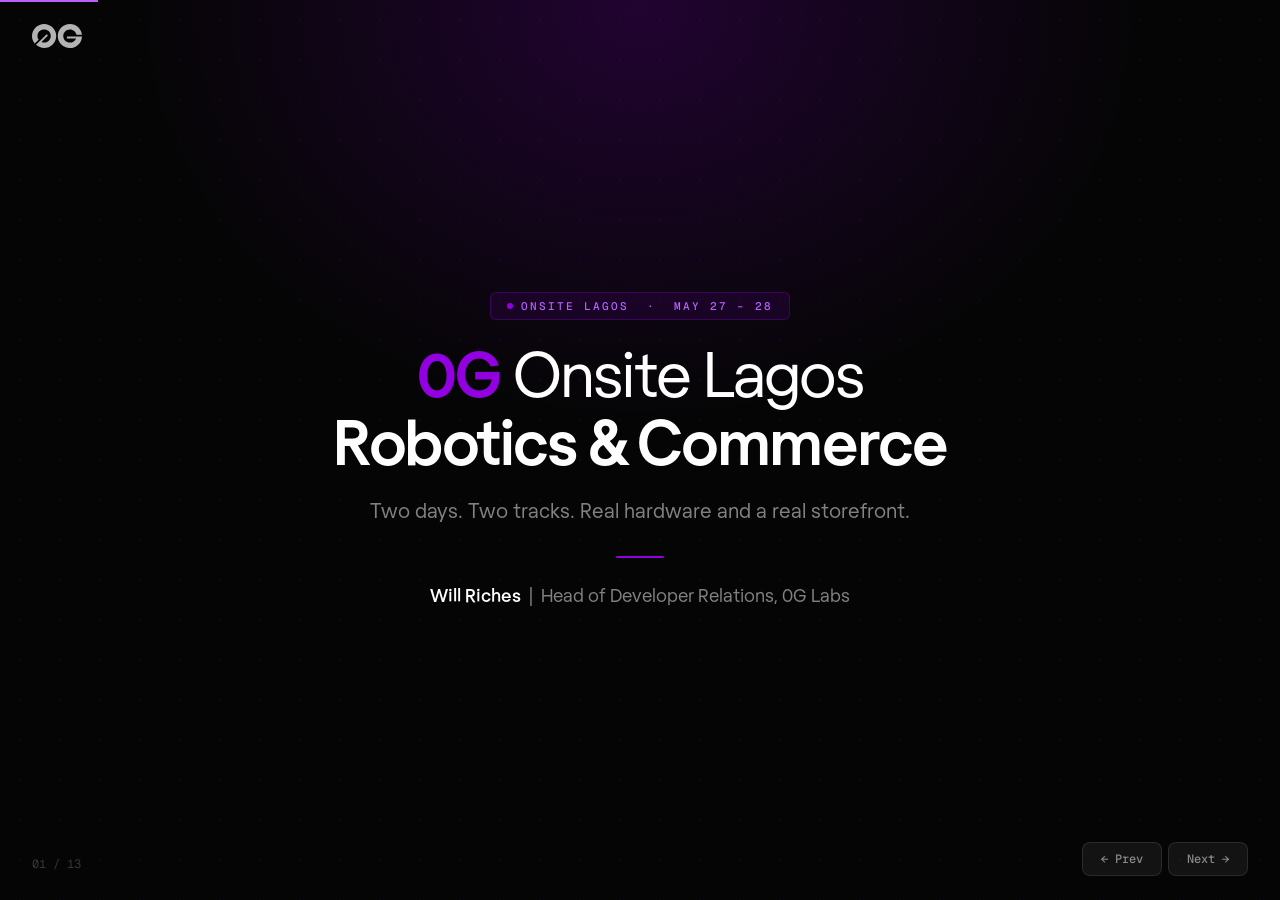
<file: 2026-05-27 Onsite Lagos Robotics/index.html>
<!DOCTYPE html>
<html lang="en">
<head>
<meta charset="UTF-8">
<meta name="viewport" content="width=device-width, initial-scale=1.0">
<title>0G Onsite Lagos — Robotics & Commerce</title>
<link rel="preconnect" href="https://fonts.googleapis.com">
<link rel="preconnect" href="https://fonts.gstatic.com" crossorigin>
<link href="https://fonts.googleapis.com/css2?family=Inter:wght@300;400;500;600;700;900&family=JetBrains+Mono:wght@400;500;600;700&display=swap" rel="stylesheet">
<link rel="stylesheet" href="css/shared.css">
<style>
html,body{
  background:var(--bg);color:var(--text);
  font-family:var(--font);overflow:hidden;height:100%;width:100%;
  -webkit-font-smoothing:antialiased;
}

/* ===== SLIDE SYSTEM ===== */
.slide{
  display:none;position:absolute;inset:0;
  flex-direction:column;padding:64px 100px 80px;overflow:hidden;
}
.slide.active{display:flex}
.slide.center{justify-content:center;align-items:center;text-align:center;padding:80px 120px}

/* Subtle grid */
.slide::before{
  content:'';position:absolute;inset:0;
  background-image:radial-gradient(circle,rgba(146,0,225,0.04) 1px,transparent 1px);
  background-size:40px 40px;pointer-events:none;z-index:0;
}
/* Top glow */
.slide::after{
  content:'';position:absolute;top:-400px;left:50%;transform:translateX(-50%);
  width:1200px;height:700px;
  background:radial-gradient(ellipse,rgba(146,0,225,0.05) 0%,transparent 70%);
  pointer-events:none;z-index:0;
}

/* Dark slides */
.slide.dark{background:#050505;color:#FEFEFE}
.slide.dark::before{
  background-image:radial-gradient(circle,rgba(146,0,225,0.08) 1px,transparent 1px);
}
.slide.dark::after{
  background:radial-gradient(ellipse at 50% 30%,rgba(146,0,225,0.2) 0%,transparent 60%);
  top:-200px;
}

.slide>*{position:relative;z-index:1}

/* ===== TYPOGRAPHY ===== */
h1{font-size:62px;font-weight:300;line-height:1.1;letter-spacing:-2px;max-width:1000px}
h1 strong{font-weight:700}
h2{font-size:44px;font-weight:300;line-height:1.15;letter-spacing:-1.5px;max-width:900px}
h2 strong{font-weight:700}
h3{font-size:22px;font-weight:500;letter-spacing:-0.3px}
.subtitle{font-size:20px;color:var(--text-2);line-height:1.6;margin-top:16px;font-weight:300}

/* ===== TAG / BADGE ===== */
.tag{
  display:inline-flex;align-items:center;gap:8px;
  background:var(--purple-soft);border:1px solid var(--purple-border);
  font-family:var(--mono);font-size:11px;padding:6px 16px;border-radius:6px;
  text-transform:uppercase;letter-spacing:2px;color:var(--purple);
  margin-bottom:24px;font-weight:500;
}
.tag::before{content:'';width:6px;height:6px;background:var(--purple);border-radius:50%}
.slide.dark .tag{border-color:rgba(146,0,225,0.3);background:rgba(146,0,225,0.1);color:var(--purple-light)}

/* ===== DIVIDER ===== */
.center .divider{margin:24px auto}

/* ===== STATS ===== */
.stat{font-family:var(--mono);font-size:56px;font-weight:700;color:var(--purple);line-height:1;letter-spacing:-2px}
.stat-label{
  font-family:var(--mono);font-size:11px;color:var(--text-3);
  text-transform:uppercase;letter-spacing:2px;margin-top:8px;
}
.stat-row{display:flex;gap:64px;flex-wrap:wrap}
.center .stat-row{justify-content:center}
.stat-block{text-align:center}

/* ===== SOURCE LINE ===== */
.source{
  position:absolute;bottom:28px;left:100px;right:100px;
  font-family:var(--mono);font-size:11px;color:var(--text-4);
  letter-spacing:0.5px;z-index:2;line-height:1.4;
}
.slide.dark .source{color:rgba(254,254,254,0.2)}

/* ===== CARDS ===== */
.card{
  padding:28px 32px;
  transition:border-color 0.2s;
}
.card:hover{border-color:var(--purple-border)}
.card-grid{display:grid;gap:16px;margin-top:32px}
.card-grid.cols-2{grid-template-columns:1fr 1fr}
.card-grid.cols-3{grid-template-columns:1fr 1fr 1fr}
.card-grid.cols-4{grid-template-columns:1fr 1fr 1fr 1fr}
.card-title{font-family:var(--mono);font-size:11px;text-transform:uppercase;letter-spacing:2px;color:var(--purple);margin-bottom:12px;font-weight:600}
.card-value{font-size:28px;font-weight:700;letter-spacing:-1px}
.card-desc{font-size:14px;color:var(--text-2);margin-top:8px;line-height:1.5;font-weight:400}
.card-source{font-family:var(--mono);font-size:11px;color:var(--text-4);margin-top:12px;text-transform:uppercase;letter-spacing:1px}

/* ===== STACK ===== */
.stack{display:flex;flex-direction:column;gap:4px;margin-top:28px;width:100%;max-width:600px}
.stack-layer{
  display:flex;align-items:center;gap:16px;
  background:var(--bg-card);border:1px solid var(--border);
  padding:12px 20px;border-radius:8px;transition:all 0.2s;
}
.stack-layer:hover{border-color:var(--purple-border);background:var(--purple-soft)}
.stack-layer.hl{border-color:var(--purple-border);background:var(--purple-soft)}
.stack-icon{font-family:var(--mono);font-size:10px;color:var(--purple);min-width:72px;text-transform:uppercase;letter-spacing:1.5px;font-weight:700}
.stack-name{font-size:15px;font-weight:600;color:var(--text)}

/* ===== PILLS ===== */
.pill{
  display:inline-block;background:var(--purple-soft);border:1px solid var(--purple-border);
  color:var(--purple);font-size:14px;padding:8px 20px;border-radius:999px;
  font-family:var(--mono);font-weight:500;letter-spacing:0.5px;
}

/* ===== PARTNER ROW ===== */
.partner-row{display:flex;gap:10px;flex-wrap:wrap;margin-top:20px}
.partner-item{
  font-family:var(--mono);font-size:11px;color:var(--text-2);
  padding:8px 14px;border:1px solid var(--border);border-radius:6px;
  background:var(--bg-card);font-weight:500;letter-spacing:0.3px;
}

/* ===== CTA ===== */
.cta-btn{
  display:inline-block;background:var(--purple);color:#fff;
  font-size:20px;font-weight:600;padding:16px 48px;border-radius:12px;
  text-decoration:none;letter-spacing:0.3px;
  box-shadow:0 4px 24px rgba(146,0,225,0.25);transition:all 0.2s;
}
.cta-btn:hover{box-shadow:0 8px 40px rgba(146,0,225,0.4);transform:translateY(-2px)}

/* ===== DARK SLIDE TEXT ===== */
.slide.dark .subtitle{color:rgba(254,254,254,0.5)}
.slide.dark h3{color:rgba(254,254,254,0.6)}
.slide.dark .stat-label{color:rgba(254,254,254,0.35)}
.dark-card{
  background:rgba(255,255,255,0.05);border:1px solid rgba(255,255,255,0.08);
  border-radius:12px;padding:24px 32px;text-align:center;
}
.dark-card h3{color:#fff !important;font-size:20px;font-weight:600}
.dark-card p{font-size:13px;color:rgba(254,254,254,0.4);margin-top:4px}

/* ===== NAVIGATION ===== */
.nav{position:fixed;bottom:24px;right:32px;z-index:100;display:flex;gap:6px}
.nav button{
  background:var(--bg-card);border:1px solid var(--border);
  color:var(--text-3);padding:8px 18px;border-radius:8px;cursor:pointer;
  font-family:var(--mono);font-size:12px;font-weight:500;transition:all 0.2s;
}
.nav button:hover{background:var(--purple);color:#fff;border-color:var(--purple)}
.slide-counter{
  position:fixed;bottom:28px;left:32px;z-index:100;
  font-family:var(--mono);font-size:12px;color:var(--text-4);
}
.og-logo{
  position:fixed;top:24px;left:32px;z-index:100;
  width:50px;height:24px;color:rgba(10,10,10,0.65);
  transition:color 0.3s;
}
.og-logo svg{width:100%;height:100%}
.progress-bar{position:fixed;top:0;left:0;height:2px;background:var(--purple);z-index:300;transition:width 0.4s ease}

/* ===== PRIZE BAR ===== */
.prize-bar{
  display:flex;align-items:center;gap:14px;margin-top:12px;
}
.prize-bar .bar-track{flex:1;height:28px;background:var(--bg-alt);border-radius:6px;overflow:hidden;position:relative}
.prize-bar .bar-fill{height:100%;border-radius:6px;display:flex;align-items:center;padding-left:14px;
  font-family:var(--mono);font-size:12px;font-weight:600;color:#fff;
  transition:width 0.8s cubic-bezier(0.25,0.46,0.45,0.94);
}
.prize-label{font-family:var(--mono);font-size:13px;color:var(--text-3);min-width:32px;font-weight:500}

/* ===== BOUNTY FEATURE LIST ===== */
.feature-list{display:flex;flex-direction:column;gap:8px;margin-top:16px}
.feature-item{
  display:flex;align-items:flex-start;gap:10px;
  font-size:14px;color:var(--text-2);line-height:1.5;
}
.feature-item .check{color:var(--purple);font-size:16px;font-weight:700;flex-shrink:0;margin-top:1px}

/* ===== JUDGING BARS ===== */
.judge-bars{display:flex;flex-direction:column;gap:8px;margin-top:16px}
.judge-row{display:flex;align-items:center;gap:12px}
.judge-label{font-family:var(--mono);font-size:11px;color:var(--text-2);min-width:120px;font-weight:500;text-transform:uppercase;letter-spacing:1px}
.judge-track{flex:1;height:24px;background:var(--bg-alt);border-radius:6px;overflow:hidden}
.judge-fill{height:100%;border-radius:6px;display:flex;align-items:center;padding-left:10px;
  font-family:var(--mono);font-size:11px;font-weight:600;color:#fff;
  background:linear-gradient(90deg,var(--purple),var(--purple-light));
}

/* ===== ANIMATIONS ===== */
@keyframes fadeUp{from{opacity:0;transform:translateY(20px)}to{opacity:1;transform:translateY(0)}}
@keyframes growWidth{from{width:0}to{width:var(--target-w)}}
.slide.active>*{animation:fadeUp 0.5s ease both}
.slide.active>*:nth-child(1){animation-delay:0s}
.slide.active>*:nth-child(2){animation-delay:0.05s}
.slide.active>*:nth-child(3){animation-delay:0.1s}
.slide.active>*:nth-child(4){animation-delay:0.15s}
.slide.active>*:nth-child(5){animation-delay:0.2s}
.slide.active>*:nth-child(6){animation-delay:0.25s}
.slide.active>*:nth-child(7){animation-delay:0.3s}
.slide.active>*:nth-child(8){animation-delay:0.35s}

/* Layout helpers */
.flex{display:flex}.gap-16{gap:16px}.gap-24{gap:24px}.gap-32{gap:32px}.gap-48{gap:48px}
.flex-1{flex:1}.items-start{align-items:flex-start}.items-center{align-items:center}
.mt-8{margin-top:8px}.mt-12{margin-top:12px}.mt-16{margin-top:16px}.mt-20{margin-top:20px}
.mt-24{margin-top:24px}.mt-28{margin-top:28px}.mt-32{margin-top:32px}.mt-40{margin-top:40px}
.two-col{display:grid;grid-template-columns:1fr 1fr;gap:48px;margin-top:32px;width:100%}

/* ===== TRACK HEADER ===== */
.track-header{
  display:flex;align-items:center;gap:20px;margin-bottom:8px;
}
.track-number{
  font-family:var(--mono);font-size:48px;font-weight:700;color:var(--purple);
  letter-spacing:-2px;line-height:1;opacity:0.2;
}
.track-prize{
  display:inline-flex;align-items:center;gap:8px;
  font-family:var(--mono);font-size:14px;font-weight:600;color:var(--purple);
  background:var(--purple-soft);border:1px solid var(--purple-border);
  padding:6px 16px;border-radius:6px;
}

/* ===== USE CASE PILLS ===== */
.use-cases{display:flex;flex-wrap:wrap;gap:8px;margin-top:16px}
.use-case{
  font-size:12px;color:var(--text-2);
  padding:6px 14px;border:1px solid var(--border);border-radius:6px;
  background:var(--bg-card);font-weight:500;line-height:1.3;
}

/* ===== BAR CHART ===== */
.bar-chart{display:flex;flex-direction:column;gap:10px;margin-top:20px;width:100%}
.bar-row{display:flex;align-items:center;gap:14px}
.bar-label{font-family:var(--mono);font-size:13px;color:var(--text-3);min-width:48px;text-align:right;font-weight:500}
.bar-chart .bar-track{flex:1;height:32px;background:var(--bg-alt);border-radius:6px;overflow:hidden;position:relative}
.bar-chart .bar-fill{height:100%;border-radius:6px;display:flex;align-items:center;padding-left:14px;
  font-family:var(--mono);font-size:12px;font-weight:600;color:#fff;
  transition:width 0.8s cubic-bezier(0.25,0.46,0.45,0.94);
}
.bar-fill.purple{background:linear-gradient(90deg,var(--purple),var(--purple-light))}
.bar-fill.red{background:linear-gradient(90deg,#E83E3E,#F06060)}
.bar-fill.gray{background:#ccc}

/* ===== TRUST COLLAPSE ===== */
.trust-bars{display:flex;gap:20px;align-items:flex-end;height:140px;margin-top:16px}
.trust-col{display:flex;flex-direction:column;align-items:center;gap:6px;flex:1}
.trust-bar{width:100%;border-radius:6px 6px 0 0;display:flex;align-items:flex-end;justify-content:center;
  padding-bottom:8px;font-family:var(--mono);font-size:16px;font-weight:700;color:#fff;min-height:20px}
.trust-year{font-family:var(--mono);font-size:11px;color:var(--text-3);letter-spacing:1px}
.trust-arrow{font-size:20px;color:var(--red);align-self:center;margin:0 -4px}

/* ===== COMPARISON BARS ===== */
.vs-chart{display:flex;flex-direction:column;gap:8px;margin-top:20px;max-width:500px}
.vs-row{display:flex;align-items:center;gap:12px}
.vs-label{font-size:13px;color:var(--text-2);min-width:100px;font-weight:500}
.vs-bar{height:28px;border-radius:6px;display:flex;align-items:center;justify-content:flex-end;padding-right:12px;
  font-family:var(--mono);font-size:11px;font-weight:600;color:#fff;min-width:40px}

/* ===== COMPARE TABLE ===== */
.compare-table{
  width:100%;max-width:860px;border-collapse:collapse;margin-top:28px;
  font-size:15px;text-align:left;
}
.compare-table th{
  font-family:var(--mono);font-size:10px;text-transform:uppercase;letter-spacing:2px;
  color:var(--text-4);padding:12px 20px;border-bottom:2px solid var(--border);font-weight:600;
}
.compare-table td{padding:12px 20px;border-bottom:1px solid var(--border-light)}
.compare-table .col-legacy{color:var(--text-3);font-weight:400}
.compare-table .col-0g{color:var(--purple);font-weight:600}
.compare-table td:first-child{
  font-family:var(--mono);font-size:11px;text-transform:uppercase;
  letter-spacing:1px;color:var(--text-2);font-weight:600;width:120px;
}
.compare-table .col-src{font-family:var(--mono);font-size:11px;color:var(--text-4);text-transform:uppercase;letter-spacing:0.5px;width:140px}
.compare-table tbody tr:hover td{background:var(--purple-soft)}

/* ===== PROBLEM SLIDES ===== */
.problem-layout{display:grid;grid-template-columns:1fr 1fr;gap:48px;margin-top:36px;width:100%;max-width:960px;align-items:stretch}
.problem-graphic{
  display:flex;align-items:center;justify-content:center;
  width:100%;aspect-ratio:4/3;border-radius:16px;position:relative;overflow:hidden;
  background:var(--bg-alt);border:1px solid var(--border);
}
.problem-content{display:flex;flex-direction:column;gap:20px;text-align:left}
.problem-label{
  font-family:var(--mono);font-size:12px;text-transform:uppercase;letter-spacing:2px;
  color:var(--text-3);font-weight:600;
}
.problem-text{font-size:20px;color:var(--text);line-height:1.6;font-weight:400}
.problem-fix-wrap{display:flex;align-items:stretch}
.problem-fix{
  display:flex;flex-direction:column;gap:12px;justify-content:center;
  padding:24px 28px;border-radius:12px;width:100%;
  background:var(--purple-soft);border:1px solid var(--purple-border);
  opacity:0;transform:translateY(12px);
  transition:opacity 0.5s ease,transform 0.5s ease;
}
.slide.revealed .problem-fix{opacity:1;transform:translateY(0)}
.problem-fix .problem-label{color:var(--purple)}
.problem-fix .problem-text{color:var(--purple);font-weight:600}

/* Problem graphics */
.pgfx{position:absolute;border-radius:50%;pointer-events:none}

/* 1: Opacity — black box with ? */
.gfx-opacity{background:linear-gradient(135deg,var(--bg-alt),#eee8f4)}
.gfx-opacity .box{
  width:120px;height:120px;background:#1a1a1a;border-radius:16px;
  display:flex;align-items:center;justify-content:center;
  font-family:var(--mono);font-size:64px;font-weight:700;color:rgba(255,255,255,0.15);
  box-shadow:0 8px 40px rgba(0,0,0,0.15);
}
.gfx-opacity .ring{
  position:absolute;width:200px;height:200px;border:2px dashed var(--purple-border);
  border-radius:50%;opacity:0.4;
}

/* 2: Lock-in — padlock/chain */
.gfx-lockin{background:linear-gradient(135deg,var(--bg-alt),#eee8f4)}
.gfx-lockin .lock-body{
  width:80px;height:64px;background:var(--text-3);border-radius:10px;
  position:relative;display:flex;align-items:center;justify-content:center;
}
.gfx-lockin .lock-shackle{
  width:48px;height:36px;border:6px solid var(--text-3);border-bottom:none;
  border-radius:24px 24px 0 0;position:absolute;top:-32px;
}
.gfx-lockin .lock-hole{width:12px;height:12px;background:var(--bg-alt);border-radius:50%}
.gfx-lockin .chain{
  position:absolute;font-family:var(--mono);font-size:28px;color:var(--text-4);
  letter-spacing:4px;opacity:0.3;
}

/* 3: No ownership — floating disconnected nodes */
.gfx-ownership{background:linear-gradient(135deg,var(--bg-alt),#eee8f4)}
.gfx-ownership .node{
  position:absolute;border-radius:50%;border:2px solid var(--border);background:var(--bg-card);
  display:flex;align-items:center;justify-content:center;
  font-family:var(--mono);font-size:11px;color:var(--text-3);font-weight:600;
}
.gfx-ownership .node.orphan{border-style:dashed;border-color:var(--red-border);color:var(--red)}

/* 4: Centralized control — hub-spoke */
.gfx-central{background:linear-gradient(135deg,var(--bg-alt),#eee8f4)}
.gfx-central .hub{
  width:72px;height:72px;background:var(--red);border-radius:50%;
  display:flex;align-items:center;justify-content:center;
  font-family:var(--mono);font-size:11px;font-weight:700;color:#fff;
  letter-spacing:1px;text-transform:uppercase;z-index:2;position:relative;
  box-shadow:0 4px 24px rgba(232,62,62,0.25);
}
.gfx-central .spoke{
  position:absolute;width:36px;height:36px;background:var(--bg-card);
  border:2px solid var(--border);border-radius:50%;z-index:1;
}
.gfx-central .spoke-line{position:absolute;height:1px;background:var(--border);z-index:0;transform-origin:left center}

/* 5: Fragile — cracked block */
.gfx-fragile{background:linear-gradient(135deg,var(--bg-alt),#eee8f4)}
.gfx-fragile .block{
  width:140px;height:100px;background:var(--bg-card);border:2px solid var(--border);
  border-radius:12px;position:relative;overflow:hidden;
  display:flex;align-items:center;justify-content:center;
  font-family:var(--mono);font-size:12px;color:var(--text-3);font-weight:600;
  letter-spacing:1px;text-transform:uppercase;
}
.gfx-fragile .crack{
  position:absolute;top:0;left:50%;width:2px;height:100%;
  background:linear-gradient(to bottom,var(--red),transparent);opacity:0.6;
  transform:translateX(-50%) rotate(8deg);
}
.gfx-fragile .crack2{
  position:absolute;top:30%;left:45%;width:2px;height:50%;
  background:linear-gradient(to bottom,var(--red),transparent);opacity:0.4;
  transform:rotate(-15deg);
}
.gfx-fragile .spark{
  position:absolute;width:6px;height:6px;background:var(--red);border-radius:50%;opacity:0.5;
}

/* 6: Misaligned incentives — unbalanced scale */
.gfx-incentives{background:linear-gradient(135deg,var(--bg-alt),#eee8f4)}
.scale-wrap{position:relative;width:260px;height:200px}
/* Base */
.scale-base{
  position:absolute;bottom:0;left:50%;transform:translateX(-50%);
  width:100px;height:6px;background:var(--text-3);border-radius:3px;
}
/* Pillar */
.scale-pillar{
  position:absolute;bottom:6px;left:50%;transform:translateX(-50%);
  width:6px;height:70px;background:var(--text-3);border-radius:2px;
}
/* Fulcrum triangle */
.scale-fulcrum{
  position:absolute;bottom:72px;left:50%;transform:translateX(-50%);
  width:0;height:0;
  border-left:14px solid transparent;border-right:14px solid transparent;
  border-bottom:16px solid var(--text-3);
}
/* Beam */
.scale-beam{
  position:absolute;bottom:88px;left:50%;transform:translateX(-50%) rotate(-14deg);
  width:240px;height:5px;background:var(--text-3);border-radius:2px;
  transform-origin:center center;
}
/* Chains */
.scale-chain{
  position:absolute;width:2px;background:var(--text-3);
}
.scale-chain.left{height:30px;bottom:58px;left:22px;transform:rotate(14deg)}
.scale-chain.left2{height:30px;bottom:58px;left:42px;transform:rotate(14deg)}
.scale-chain.right{height:50px;bottom:38px;right:22px;transform:rotate(-14deg)}
.scale-chain.right2{height:50px;bottom:38px;right:42px;transform:rotate(-14deg)}
/* Pans */
.scale-pan{
  position:absolute;height:14px;border-radius:0 0 50% 50%;
  border:3px solid var(--text-3);border-top:none;
}
.scale-pan.left-pan{width:56px;bottom:16px;left:5px;border-color:var(--red);background:var(--red-soft)}
.scale-pan.right-pan{width:56px;bottom:74px;right:5px;border-color:var(--purple);background:var(--purple-soft)}
/* Weight blocks */
.scale-weight{
  position:absolute;border-radius:4px;
  font-family:var(--mono);font-size:9px;font-weight:700;
  display:flex;align-items:center;justify-content:center;
  letter-spacing:0.5px;text-transform:uppercase;
}
/* Labels */
.scale-label{
  position:absolute;font-family:var(--mono);font-size:11px;font-weight:600;
  letter-spacing:1px;text-transform:uppercase;text-align:center;
}
</style>
</head>
<body>

<div class="progress-bar" id="progress"></div>
<div class="og-logo"><svg xmlns="http://www.w3.org/2000/svg" width="100%" height="100%" viewBox="0 0 50 24" fill="none" preserveAspectRatio="xMidYMid meet" aria-hidden="true" role="img"><path d="M50.0009 12.6136C49.6855 18.9497 44.3897 23.9913 37.9033 23.9913C31.214 23.9913 25.791 18.6291 25.791 12.0146C25.791 5.40009 31.214 0.0380859 37.9033 0.0380859C44.1841 0.0380859 49.3483 4.76491 49.956 10.8171H44.4555C43.8858 7.75086 41.169 5.42761 37.9035 5.42761C34.2241 5.42761 31.2416 8.37672 31.2416 12.0146C31.2416 15.6527 34.2241 18.6018 37.9035 18.6018C40.7281 18.6018 43.1418 16.8636 44.111 14.4101H34.8753V12.6136H50.0009Z" fill="currentColor"/><path d="M3.98642 20.8584C8.74078 25.1181 16.0905 24.9803 20.6772 20.4453C25.4072 15.7681 25.4072 8.18505 20.6772 3.50781C15.9469 -1.16927 8.27782 -1.16927 3.54764 3.50781C-0.893505 7.8992 -1.16488 14.8521 2.73348 19.5567L6.62297 15.7108C4.83311 13.1445 5.09269 9.60205 7.40183 7.31886C10.0034 4.7464 14.2215 4.7464 16.8231 7.31886C19.4245 9.89129 19.4245 14.062 16.8231 16.6345C14.8257 18.6094 11.8757 19.0682 9.43583 18.0106L15.9665 11.5531L14.6819 10.2829L3.98642 20.8584Z" fill="currentColor"/></svg></div>

<!-- ============================================================ -->
<!-- SLIDE: TITLE (DARK)                                       -->
<!-- ============================================================ -->
<div class="slide dark center active">
  <span class="tag">Onsite Lagos &nbsp;·&nbsp; May 27 – 28</span>
  <h1><strong class="accent">0G</strong> Onsite Lagos<br><strong>Robotics &amp; Commerce</strong></h1>
  <p class="subtitle" style="color:rgba(254,254,254,0.5)">Two days. Two tracks. Real hardware and a real storefront.</p>
  <div class="divider" style="margin:28px auto"></div>
  <p style="font-size:18px;color:rgba(254,254,254,0.5);font-weight:300"><strong style="color:#fff;font-weight:600">Will Riches</strong> &nbsp;|&nbsp; Head of Developer Relations, 0G Labs</p>
</div>

<!-- ============================================================ -->
<!-- SLIDE: ONSITE LAGOS EVENT                                 -->
<!-- ============================================================ -->
<div class="slide">
  <span class="tag">Onsite Lagos · Robotics &amp; Commerce</span>
  <h2>Two Tracks. <strong class="accent">Real Hardware.</strong> Real Storefront.</h2>
  <p class="subtitle">Hosted by 0G Foundation × The Good Company — 50 builders, 2 days, on-chain intelligence shipped against real systems.</p>

  <div class="two-col" style="margin-top:32px">
    <div>
      <div style="display:flex;flex-direction:column;gap:12px">
        <div class="card" style="display:flex;align-items:center;gap:16px;padding:18px 22px">
          <div style="font-family:var(--mono);font-size:11px;font-weight:700;color:var(--purple);text-transform:uppercase;letter-spacing:1px;min-width:72px">When</div>
          <div style="font-size:15px;font-weight:500">May 27 – 28, 2026</div>
        </div>
        <div class="card" style="display:flex;align-items:center;gap:16px;padding:18px 22px">
          <div style="font-family:var(--mono);font-size:11px;font-weight:700;color:var(--purple);text-transform:uppercase;letter-spacing:1px;min-width:72px">Where</div>
          <div style="font-size:15px;font-weight:500">The Good House · 15b Sasegbon St, Ikeja GRA, Lagos</div>
        </div>
        <div class="card" style="display:flex;align-items:center;gap:16px;padding:18px 22px">
          <div style="font-family:var(--mono);font-size:11px;font-weight:700;color:var(--purple);text-transform:uppercase;letter-spacing:1px;min-width:72px">Capacity</div>
          <div style="font-size:15px;font-weight:500">50 spots · Approval required</div>
        </div>
        <div class="card" style="display:flex;align-items:center;gap:16px;padding:18px 22px;border-color:var(--purple-border);background:var(--purple-soft)">
          <div style="font-family:var(--mono);font-size:11px;font-weight:700;color:var(--purple);text-transform:uppercase;letter-spacing:1px;min-width:72px">Partners</div>
          <div style="font-size:14px;font-weight:600;color:var(--purple)">Good · Unitree · Reachy</div>
        </div>
      </div>

      <h3 style="font-size:14px;font-family:var(--mono);text-transform:uppercase;letter-spacing:2px;color:var(--text-3);font-weight:600;margin-top:24px">Requirements</h3>
      <div style="display:flex;flex-wrap:wrap;gap:8px;margin-top:12px">
        <span class="use-case">Full 2-day commitment</span>
        <span class="use-case">Pre-funded 0G testnet wallet</span>
        <span class="use-case">Dev laptop + charger</span>
      </div>
    </div>

    <div>
      <h3 style="font-size:14px;font-family:var(--mono);text-transform:uppercase;letter-spacing:2px;color:var(--text-3);font-weight:600">Tracks</h3>
      <div style="display:flex;flex-direction:column;gap:12px;margin-top:16px">
        <div class="card" style="padding:18px 22px;border-color:var(--purple-border)">
          <div style="display:flex;align-items:center;gap:10px">
            <span style="font-family:var(--mono);font-size:11px;font-weight:700;color:var(--purple);letter-spacing:1px">DAY 1</span>
            <span style="font-size:16px;font-weight:600">Robotics × AI</span>
          </div>
          <div style="font-size:13px;color:var(--text-2);margin-top:8px;line-height:1.5">Build on-chain intelligence for real robots — verifiable inference, persistent agent memory, trustless coordination. Hands-on with Unitree quadrupeds and Reachy humanoids.</div>
        </div>
        <div class="card" style="padding:18px 22px;border-color:var(--purple-border)">
          <div style="display:flex;align-items:center;gap:10px">
            <span style="font-family:var(--mono);font-size:11px;font-weight:700;color:var(--purple);letter-spacing:1px">DAY 2</span>
            <span style="font-size:16px;font-weight:600">Commerce × AI</span>
          </div>
          <div style="font-size:13px;color:var(--text-2);margin-top:8px;line-height:1.5">Trustless AI for the Good online store — customer-facing apps or creator tools built against a live storefront.</div>
        </div>
      </div>

      <h3 style="font-size:14px;font-family:var(--mono);text-transform:uppercase;letter-spacing:2px;color:var(--text-3);font-weight:600;margin-top:24px">Support</h3>
      <div style="display:flex;flex-wrap:wrap;gap:8px;margin-top:12px">
        <span class="use-case">docs.0g.ai</span>
        <span class="use-case">guild.0gfoundation.ai</span>
        <span class="use-case">On-site DevRel + mentorship</span>
      </div>
    </div>
  </div>

</div>


<!-- ============================================================ -->
<!-- SLIDE: THE CONFLICT                                       -->
<!-- ============================================================ -->
<div class="slide">
  <span class="tag">The Conflict</span>
  <h2>Reputation Is a <strong class="accent">Single Point of Failure</strong></h2>
  <p class="subtitle">In the Agent Economy, trust is a vulnerability.</p>

  <div class="two-col" style="margin-top:36px">
    <!-- Left: Market Growth -->
    <div>
      <h3 style="font-size:14px;font-family:var(--mono);text-transform:uppercase;letter-spacing:2px;color:var(--text-3);font-weight:600">Agentic AI Market</h3>
      <div class="bar-chart" style="margin-top:16px">
        <div class="bar-row">
          <span class="bar-label">2024</span>
          <div class="bar-track"><div class="bar-fill purple" style="width:66%">$5.99B</div></div>
        </div>
        <div class="bar-row">
          <span class="bar-label">2025</span>
          <div class="bar-track"><div class="bar-fill purple" style="width:71%">$6.5B</div></div>
        </div>
        <div class="bar-row">
          <span class="bar-label">2026</span>
          <div class="bar-track"><div class="bar-fill purple" style="width:100%">$9.1B</div></div>
        </div>
      </div>

      <!-- Trust collapse -->
      <div style="margin-top:24px;background:var(--red-soft);border:1px solid var(--red-border);border-radius:10px;padding:16px 20px">
        <h3 style="font-size:12px;font-family:var(--mono);text-transform:uppercase;letter-spacing:2px;color:var(--red);font-weight:600;margin-bottom:8px">Trust in Autonomous AI — Collapsing</h3>
        <div class="trust-bars" style="height:140px">
          <div class="trust-col">
            <div class="trust-bar" style="height:120px;background:linear-gradient(var(--purple),var(--purple-light))">43%</div>
            <span class="trust-year">2024</span>
          </div>
          <span class="trust-arrow">→</span>
          <div class="trust-col">
            <div class="trust-bar" style="height:90px;background:linear-gradient(#c060e0,#d090f0)">37%</div>
            <span class="trust-year">Mid</span>
          </div>
          <span class="trust-arrow">→</span>
          <div class="trust-col">
            <div class="trust-bar" style="height:64px;background:linear-gradient(var(--red),#F06060)">27%</div>
            <span class="trust-year">2025</span>
          </div>
        </div>
        <div style="font-family:var(--mono);font-size:10px;color:var(--red);margin-top:8px;letter-spacing:1px;text-transform:uppercase">Capgemini Research Institute</div>
      </div>
    </div>

    <!-- Right: Key Stats -->
    <div>
      <h3 style="font-size:14px;font-family:var(--mono);text-transform:uppercase;letter-spacing:2px;color:var(--text-3);font-weight:600">The Damage</h3>
      <div class="card-grid cols-1" style="grid-template-columns:1fr;gap:12px;margin-top:16px">
        <div class="card" style="display:flex;align-items:center;gap:20px;padding:20px 24px">
          <div style="font-family:var(--mono);font-size:32px;font-weight:700;color:var(--red);letter-spacing:-1px">$3.4B</div>
          <div>
            <div style="font-size:14px;font-weight:600">Crypto Exploits (2025)</div>
            <div class="card-source">Chainalysis Crypto Crime Report</div>
          </div>
        </div>
        <div class="card" style="display:flex;align-items:center;gap:20px;padding:20px 24px">
          <div style="font-family:var(--mono);font-size:32px;font-weight:700;color:var(--red);letter-spacing:-1px">$1.8B</div>
          <div>
            <div style="font-size:14px;font-weight:600">Malicious MEV Since 2020</div>
            <div class="card-source">Flashbots Research</div>
          </div>
        </div>
        <div class="card" style="display:flex;align-items:center;gap:20px;padding:20px 24px">
          <div style="font-family:var(--mono);font-size:32px;font-weight:700;color:var(--purple);letter-spacing:-1px">100:1</div>
          <div>
            <div style="font-size:14px;font-weight:600">Non-Human to Human IDs</div>
            <div class="card-source">Astrix Security 2025</div>
          </div>
        </div>
      </div>
    </div>
  </div>

  <div class="source">Sources: Fortune Business Insights (2026) · Capgemini Research Institute · Chainalysis Crypto Crime Report 2025 · Astrix Security · Anthropic arXiv (Nov 2025)</div>
</div>

<!-- ============================================================ -->
<!-- SLIDE: WHAT IS 0G                                         -->
<!-- ============================================================ -->
<div class="slide center">
  <span class="tag">What is 0G</span>
  <h2>The Decentralized <strong class="accent">AI Operating System</strong></h2>
  <p class="subtitle">One integrated stack. Purpose-built for AI.</p>

  <!-- Architecture diagram built with CSS -->
  <div style="width:100%;max-width:820px;margin-top:32px;display:flex;flex-direction:column;gap:6px">

    <!-- Layer 5: Alignment -->
    <div style="border:1px solid var(--purple-border);border-radius:10px;padding:16px 20px;background:var(--purple-soft)">
      <div style="font-family:var(--mono);font-size:11px;font-weight:700;color:var(--purple);text-transform:uppercase;letter-spacing:2px;text-align:center;margin-bottom:10px">Alignment</div>
      <div style="display:flex;gap:8px;justify-content:center">
        <span style="background:var(--purple);color:#fff;font-size:12px;font-weight:600;padding:6px 16px;border-radius:6px;font-family:var(--mono)">Model Drift</span>
        <span style="background:var(--purple);color:#fff;font-size:12px;font-weight:600;padding:6px 16px;border-radius:6px;font-family:var(--mono)">Bias Detection</span>
        <span style="background:var(--purple);color:#fff;font-size:12px;font-weight:600;padding:6px 16px;border-radius:6px;font-family:var(--mono)">Governance</span>
      </div>
    </div>

    <!-- Layer 4: Service Marketplace -->
    <div style="border:1px solid var(--border);border-radius:10px;padding:16px 20px;background:var(--bg-card)">
      <div style="font-family:var(--mono);font-size:11px;font-weight:700;color:var(--text-2);text-transform:uppercase;letter-spacing:2px;text-align:center;margin-bottom:10px">Service Marketplace</div>
      <div style="display:flex;gap:8px;justify-content:center">
        <span style="background:var(--bg-alt);border:1px solid var(--border);font-size:12px;font-weight:500;padding:6px 16px;border-radius:6px;color:var(--text-2);font-family:var(--mono)">Provider Registration</span>
        <span style="background:var(--bg-alt);border:1px solid var(--border);font-size:12px;font-weight:500;padding:6px 16px;border-radius:6px;color:var(--text-2);font-family:var(--mono)">Developer Services</span>
        <span style="background:var(--bg-alt);border:1px solid var(--border);font-size:12px;font-weight:500;padding:6px 16px;border-radius:6px;color:var(--text-2);font-family:var(--mono)">Payment Settlement</span>
      </div>
    </div>

    <!-- Layer 3: Three pillars -->
    <div style="display:grid;grid-template-columns:1fr 1fr 1fr;gap:6px">
      <!-- Storage -->
      <div style="border:1px solid var(--purple-border);border-radius:10px;padding:16px 14px;background:var(--bg-card)">
        <div style="font-family:var(--mono);font-size:11px;font-weight:700;color:var(--purple);text-transform:uppercase;letter-spacing:2px;text-align:center;margin-bottom:10px">Storage</div>
        <div style="display:flex;flex-direction:column;gap:5px">
          <span style="background:var(--purple);color:#fff;font-size:11px;font-weight:600;padding:5px 12px;border-radius:5px;text-align:center;font-family:var(--mono)">Datasets</span>
          <span style="background:var(--purple);color:#fff;font-size:11px;font-weight:600;padding:5px 12px;border-radius:5px;text-align:center;font-family:var(--mono)">Models</span>
          <span style="background:var(--purple);color:#fff;font-size:11px;font-weight:600;padding:5px 12px;border-radius:5px;text-align:center;font-family:var(--mono)">Assets</span>
          <span style="background:var(--purple);color:#fff;font-size:11px;font-weight:600;padding:5px 12px;border-radius:5px;text-align:center;font-family:var(--mono)">Vectors</span>
        </div>
      </div>

      <!-- DA -->
      <div style="border:1px solid var(--purple-border);border-radius:10px;padding:16px 14px;background:var(--bg-card)">
        <div style="font-family:var(--mono);font-size:11px;font-weight:700;color:var(--purple);text-transform:uppercase;letter-spacing:2px;text-align:center;margin-bottom:10px">Data Availability</div>
        <div style="display:flex;flex-direction:column;gap:5px">
          <span style="background:var(--purple);color:#fff;font-size:11px;font-weight:600;padding:5px 12px;border-radius:5px;text-align:center;font-family:var(--mono)">Provenance</span>
          <span style="background:var(--purple);color:#fff;font-size:11px;font-weight:600;padding:5px 12px;border-radius:5px;text-align:center;font-family:var(--mono)">Accessibility</span>
        </div>
      </div>

      <!-- Compute -->
      <div style="border:1px solid var(--purple-border);border-radius:10px;padding:16px 14px;background:var(--bg-card)">
        <div style="font-family:var(--mono);font-size:11px;font-weight:700;color:var(--purple);text-transform:uppercase;letter-spacing:2px;text-align:center;margin-bottom:10px">Compute</div>
        <div style="display:flex;flex-direction:column;gap:5px">
          <span style="background:var(--purple);color:#fff;font-size:11px;font-weight:600;padding:5px 12px;border-radius:5px;text-align:center;font-family:var(--mono)">Inference</span>
          <span style="background:var(--purple);color:#fff;font-size:11px;font-weight:600;padding:5px 12px;border-radius:5px;text-align:center;font-family:var(--mono)">Training</span>
          <span style="background:var(--purple);color:#fff;font-size:11px;font-weight:600;padding:5px 12px;border-radius:5px;text-align:center;font-family:var(--mono)">RAG</span>
          <span style="background:var(--purple);color:#fff;font-size:11px;font-weight:600;padding:5px 12px;border-radius:5px;text-align:center;font-family:var(--mono)">Agents</span>
        </div>
      </div>
    </div>

    <!-- Layer 1: Chain -->
    <div style="border:1px solid var(--purple-border);border-radius:10px;padding:14px 20px;background:linear-gradient(90deg,var(--purple-soft),rgba(183,95,255,0.08))">
      <div style="font-family:var(--mono);font-size:11px;font-weight:700;color:var(--purple);text-transform:uppercase;letter-spacing:2px;text-align:center;margin-bottom:6px">Chain</div>
      <div style="text-align:center">
        <span style="background:linear-gradient(90deg,var(--purple),var(--purple-light));color:#fff;font-size:12px;font-weight:600;padding:6px 24px;border-radius:6px;font-family:var(--mono)">Infinite Scalability</span>
      </div>
    </div>

  </div>
</div>

<!-- ============================================================ -->
<!-- SLIDE: WHAT IS 0G — FOUR COMPONENTS                       -->
<!-- ============================================================ -->
<div class="slide">
  <span class="tag">The Stack</span>
  <h2>Four Core <strong class="accent">Components</strong></h2>
  <p class="subtitle">The complete infrastructure for building AI-powered applications on-chain.</p>

  <div class="card-grid cols-2 mt-32" style="max-width:960px">
    <div class="card" style="padding:32px;border-color:var(--purple-border)">
      <div style="display:flex;align-items:center;gap:14px;margin-bottom:14px">
        <div style="background:var(--purple-soft);border:1px solid var(--purple-border);border-radius:10px;width:48px;height:48px;display:flex;align-items:center;justify-content:center;font-family:var(--mono);font-size:11px;font-weight:700;color:var(--purple);letter-spacing:0.5px;flex-shrink:0">CHAIN</div>
        <div>
          <div style="font-size:20px;font-weight:700;letter-spacing:-0.5px">0G Chain</div>
        </div>
      </div>
      <div class="card-desc" style="margin-top:0;font-size:15px;line-height:1.6">EVM-compatible blockchain. Deploy with Solidity, Hardhat, Foundry — tools you already know.</div>
      <div style="display:flex;gap:8px;margin-top:14px;flex-wrap:wrap">
        <span class="pill" style="font-size:11px;padding:4px 12px">11K+ TPS</span>
        <span class="pill" style="font-size:11px;padding:4px 12px">~1s Finality</span>
        <span class="pill" style="font-size:11px;padding:4px 12px">EVM</span>
      </div>
    </div>

    <div class="card" style="padding:32px;border-color:var(--purple-border)">
      <div style="display:flex;align-items:center;gap:14px;margin-bottom:14px">
        <div style="background:var(--purple-soft);border:1px solid var(--purple-border);border-radius:10px;width:48px;height:48px;display:flex;align-items:center;justify-content:center;font-family:var(--mono);font-size:9px;font-weight:700;color:var(--purple);letter-spacing:0.5px;flex-shrink:0">COMP</div>
        <div>
          <div style="font-size:20px;font-weight:700;letter-spacing:-0.5px">0G Compute</div>
        </div>
      </div>
      <div class="card-desc" style="margin-top:0;font-size:15px;line-height:1.6">Decentralized AI inference and training. Verifiable with TEE, ZKML, and optimistic proofs.</div>
      <div style="display:flex;gap:8px;margin-top:14px;flex-wrap:wrap">
        <span class="pill" style="font-size:11px;padding:4px 12px">Inference</span>
        <span class="pill" style="font-size:11px;padding:4px 12px">Fine-Tuning</span>
        <span class="pill" style="font-size:11px;padding:4px 12px">RAG</span>
      </div>
    </div>

    <div class="card" style="padding:32px;border-color:var(--purple-border)">
      <div style="display:flex;align-items:center;gap:14px;margin-bottom:14px">
        <div style="background:var(--purple-soft);border:1px solid var(--purple-border);border-radius:10px;width:48px;height:48px;display:flex;align-items:center;justify-content:center;font-family:var(--mono);font-size:9px;font-weight:700;color:var(--purple);letter-spacing:0.5px;flex-shrink:0">STORE</div>
        <div>
          <div style="font-size:20px;font-weight:700;letter-spacing:-0.5px">0G Storage</div>
        </div>
      </div>
      <div class="card-desc" style="margin-top:0;font-size:15px;line-height:1.6">Decentralized storage network. Datasets, model weights, assets, and vector embeddings.</div>
      <div style="display:flex;gap:8px;margin-top:14px;flex-wrap:wrap">
        <span class="pill" style="font-size:11px;padding:4px 12px">Datasets</span>
        <span class="pill" style="font-size:11px;padding:4px 12px">Models</span>
        <span class="pill" style="font-size:11px;padding:4px 12px">Vectors</span>
      </div>
    </div>

    <div class="card" style="padding:32px;border-color:var(--purple-border)">
      <div style="display:flex;align-items:center;gap:14px;margin-bottom:14px">
        <div style="background:var(--purple-soft);border:1px solid var(--purple-border);border-radius:10px;width:48px;height:48px;display:flex;align-items:center;justify-content:center;font-family:var(--mono);font-size:14px;font-weight:700;color:var(--purple);letter-spacing:0.5px;flex-shrink:0">DA</div>
        <div>
          <div style="font-size:20px;font-weight:700;letter-spacing:-0.5px">0G DA</div>
        </div>
      </div>
      <div class="card-desc" style="margin-top:0;font-size:15px;line-height:1.6">Infinitely-scalable data availability layer. Provenance and accessibility for all on-chain data.</div>
      <div style="display:flex;gap:8px;margin-top:14px;flex-wrap:wrap">
        <span class="pill" style="font-size:11px;padding:4px 12px">50 Gbps</span>
        <span class="pill" style="font-size:11px;padding:4px 12px">Provenance</span>
        <span class="pill" style="font-size:11px;padding:4px 12px">50,000×</span>
      </div>
    </div>
  </div>
</div>

<!-- ============================================================ -->
<!-- SLIDE: 0G STORAGE                                         -->
<!-- ============================================================ -->
<div class="slide">
  <span class="tag">0G Storage</span>
  <h2>Agent Memory, <strong class="accent">Verified</strong></h2>
  <p class="subtitle">Training sets. Model weights. Agent memory. Decentralized and cryptographically secured.</p>

  <div class="two-col" style="margin-top:36px">
    <!-- Left: Cost comparison -->
    <div>
      <h3 style="font-size:14px;font-family:var(--mono);text-transform:uppercase;letter-spacing:2px;color:var(--text-3);font-weight:600">Monthly Cloud Storage Cost</h3>
      <div class="vs-chart mt-16">
        <div class="vs-row">
          <span class="vs-label" style="color:var(--text-3)">AWS S3</span>
          <div class="vs-bar" style="width:100%;background:linear-gradient(90deg,#ccc,#aaa)">$100K/mo</div>
        </div>
        <div class="vs-row">
          <span class="vs-label" style="color:var(--purple);font-weight:600">0G Storage</span>
          <div class="vs-bar" style="width:5%;background:linear-gradient(90deg,var(--purple),var(--purple-light));min-width:80px">$5K/mo</div>
        </div>
      </div>
      <div class="pill mt-20" style="font-size:20px;padding:12px 28px;font-weight:700">80–90% Cost Savings</div>
      <div class="card-source mt-12">0G Labs benchmarks vs AWS S3 pricing</div>
    </div>

    <!-- Right: Features -->
    <div>
      <h3 style="font-size:14px;font-family:var(--mono);text-transform:uppercase;letter-spacing:2px;color:var(--text-3);font-weight:600">What You Get</h3>
      <div style="display:flex;flex-direction:column;gap:12px;margin-top:16px">
        <div class="card" style="padding:16px 20px;display:flex;align-items:center;gap:14px">
          <span style="color:var(--purple);font-size:18px;font-weight:700">✓</span>
          <div><div style="font-weight:600;font-size:15px">Verifiable Permanence</div><div style="font-size:13px;color:var(--text-3)">Cryptographic proof of data integrity</div></div>
        </div>
        <div class="card" style="padding:16px 20px;display:flex;align-items:center;gap:14px">
          <span style="color:var(--purple);font-size:18px;font-weight:700">✓</span>
          <div><div style="font-weight:600;font-size:15px">Tamper-Proof</div><div style="font-size:13px;color:var(--text-3)">Immutable storage with erasure coding</div></div>
        </div>
        <div class="card" style="padding:16px 20px;display:flex;align-items:center;gap:14px">
          <span style="color:var(--purple);font-size:18px;font-weight:700">✓</span>
          <div><div style="font-weight:600;font-size:15px">Decentralized Redundancy</div><div style="font-size:13px;color:var(--text-3)">No single point of failure</div></div>
        </div>
        <div class="card" style="padding:16px 20px;display:flex;align-items:center;gap:14px">
          <span style="color:var(--purple);font-size:18px;font-weight:700">✓</span>
          <div><div style="font-weight:600;font-size:15px">80–90% Cost Reduction</div><div style="font-size:13px;color:var(--text-3)">vs. traditional cloud providers</div></div>
        </div>
      </div>
    </div>
  </div>

  <div class="source">Source: 0G Labs benchmarks vs AWS S3 pricing (us-east-1) · Production deployment data</div>
</div>

<!-- ============================================================ -->
<!-- SLIDE: 0G COMPUTE                                         -->
<!-- ============================================================ -->
<div class="slide">
  <span class="tag">0G Compute</span>
  <h2>Trustless <strong class="accent">Inference and Training</strong></h2>
  <p class="subtitle">You don't have to trust that the model ran correctly — you can prove it.</p>

  <div style="display:flex;flex-direction:column;gap:8px;margin-top:20px;align-items:flex-start">
    <div style="display:flex;gap:12px">
      <div style="display:inline-flex;align-items:center;gap:8px;background:var(--green-soft);border:1px solid rgba(22,163,74,0.25);padding:6px 16px;border-radius:6px">
        <span style="width:6px;height:6px;background:var(--green);border-radius:50%"></span>
        <span style="font-family:var(--mono);font-size:12px;font-weight:600;color:var(--green);letter-spacing:0.5px">Inference</span>
      </div>
      <div style="display:inline-flex;align-items:center;gap:8px;background:var(--green-soft);border:1px solid rgba(22,163,74,0.25);padding:6px 16px;border-radius:6px">
        <span style="width:6px;height:6px;background:var(--green);border-radius:50%"></span>
        <span style="font-family:var(--mono);font-size:12px;font-weight:600;color:var(--green);letter-spacing:0.5px">Fine-Tuning</span>
      </div>
      <div style="display:inline-flex;align-items:center;gap:8px;background:var(--purple-soft);border:1px solid var(--purple-border);padding:6px 16px;border-radius:6px">
        <span style="width:6px;height:6px;background:var(--purple);border-radius:50%;opacity:0.6"></span>
        <span style="font-family:var(--mono);font-size:12px;font-weight:600;color:var(--purple);letter-spacing:0.5px">Pre-Training</span>
      </div>
    </div>
  </div>

  <div class="two-col" style="margin-top:24px">
    <!-- Left: GLM-5 -->
    <div>
      <div class="card" style="border-color:var(--purple-border);background:var(--purple-soft);padding:32px">
        <div class="card-title">GLM-5 · Live on 0G Compute</div>
        <div style="font-family:var(--mono);font-size:56px;font-weight:700;color:var(--purple);letter-spacing:-2px">744B</div>
        <div style="font-size:16px;font-weight:600;margin-top:8px">Parameters · SOTA Open-Source · MIT License</div>
        <div style="font-size:14px;color:var(--text-2);margin-top:8px;line-height:1.5">Beats GPT-5.2 on BrowseComp and Terminal-Bench.</div>
        <div class="card-source mt-12">0G Labs · Feb 2026</div>
      </div>
    </div>

    <!-- Right: Verification methods -->
    <div>
      <h3 style="font-size:14px;font-family:var(--mono);text-transform:uppercase;letter-spacing:2px;color:var(--text-3);font-weight:600">Verification Methods</h3>
      <div style="display:flex;flex-direction:column;gap:10px;margin-top:16px">
        <div class="card" style="padding:18px 22px">
          <div style="display:flex;align-items:center;gap:12px">
            <div style="background:var(--purple-soft);border:1px solid var(--purple-border);border-radius:8px;width:40px;height:40px;display:flex;align-items:center;justify-content:center;font-family:var(--mono);font-size:12px;font-weight:700;color:var(--purple)">TEE</div>
            <div>
              <div style="font-weight:600;font-size:15px">Trusted Execution</div>
              <div style="font-size:13px;color:var(--text-3)">Sub-second verification · Hardware isolation</div>
            </div>
          </div>
        </div>
        <div class="card" style="padding:18px 22px">
          <div style="display:flex;align-items:center;gap:12px">
            <div style="background:var(--purple-soft);border:1px solid var(--purple-border);border-radius:8px;width:40px;height:40px;display:flex;align-items:center;justify-content:center;font-family:var(--mono);font-size:10px;font-weight:700;color:var(--purple)">ZK</div>
            <div>
              <div style="font-weight:600;font-size:15px">ZKML Proofs</div>
              <div style="font-size:13px;color:var(--text-3)">Cryptographic proof · No hardware trust</div>
            </div>
          </div>
        </div>
        <div class="card" style="padding:18px 22px">
          <div style="display:flex;align-items:center;gap:12px">
            <div style="background:var(--purple-soft);border:1px solid var(--purple-border);border-radius:8px;width:40px;height:40px;display:flex;align-items:center;justify-content:center;font-family:var(--mono);font-size:10px;font-weight:700;color:var(--purple)">OPT</div>
            <div>
              <div style="font-weight:600;font-size:15px">Optimistic Rollups</div>
              <div style="font-size:13px;color:var(--text-3)">Maximum throughput · Cost-efficient</div>
            </div>
          </div>
        </div>
      </div>
    </div>
  </div>

  <div class="source">Source: DiLoCoX arXiv:2506.21263 (with China Mobile) · 0G Compute architecture docs</div>
</div>

<!-- ============================================================ -->
<!-- SLIDE: 0G DA & CHAIN                                      -->
<!-- ============================================================ -->
<div class="slide center">
  <span class="tag">0G DA & Chain</span>
  <h2>Speed Without <strong class="accent">Compromise</strong></h2>
  <p class="subtitle">The data highway and the settlement layer.</p>

  <div class="card-grid cols-3 mt-32" style="max-width:900px">
    <div class="card" style="text-align:center;padding:32px 24px">
      <div class="card-title">DA Throughput</div>
      <div style="font-family:var(--mono);font-size:44px;font-weight:700;color:var(--purple);letter-spacing:-1px">50</div>
      <div style="font-family:var(--mono);font-size:18px;color:var(--purple);font-weight:600;margin-top:-4px">Gbps</div>
      <div class="card-desc">Galileo Testnet benchmark</div>
      <div class="card-source">0G Labs benchmark</div>
    </div>
    <div class="card" style="text-align:center;padding:32px 24px">
      <div class="card-title">Chain TPS</div>
      <div style="font-family:var(--mono);font-size:44px;font-weight:700;color:var(--purple);letter-spacing:-1px">11K+</div>
      <div style="font-family:var(--mono);font-size:14px;color:var(--text-2);font-weight:500;margin-top:2px">per shard</div>
      <div class="card-desc">~70 validators · Aristotle Mainnet</div>
      <div class="card-source">Mainnet telemetry</div>
    </div>
    <div class="card" style="text-align:center;padding:32px 24px">
      <div class="card-title">Finality</div>
      <div style="font-family:var(--mono);font-size:44px;font-weight:700;color:var(--purple);letter-spacing:-1px">~1s</div>
      <div style="font-family:var(--mono);font-size:14px;color:var(--text-2);font-weight:500;margin-top:2px">block time</div>
      <div class="card-desc">Sub-second block time</div>
      <div class="card-source">Network metrics</div>
    </div>
  </div>

  <div style="display:flex;gap:16px;margin-top:28px;align-items:center">
    <div class="pill">50,000× faster DA throughput</div>
    <span style="font-size:14px;color:var(--text-3)">EVM-compatible · Solidity · Hardhat · Foundry</span>
  </div>

  <div class="source">Source: 0G Galileo Testnet benchmarks · Aristotle Mainnet telemetry</div>
</div>

<!-- ============================================================ -->
<!-- SLIDE: IDENTITY & SOVEREIGNTY                            -->
<!-- ============================================================ -->
<div class="slide">
  <span class="tag">Identity & Sovereignty</span>
  <h2>Agents Need <strong class="accent">Ownership</strong></h2>
  <p class="subtitle">Not reputation. Math.</p>

  <!-- Timeline connector -->
  <div style="display:flex;align-items:stretch;gap:0;margin-top:36px;width:100%">
    <div class="card" style="padding:28px 24px;flex:1;border-radius:12px 0 0 12px;border-right:none">
      <div class="card-title">Machine Payments</div>
      <div style="font-family:var(--mono);font-size:22px;font-weight:700;color:var(--purple)">x402</div>
      <div class="card-desc" style="margin-top:12px">Machine-to-machine payment protocol. Created by Coinbase (May 2025). Google, AWS, Anthropic, Visa adopted.</div>
      <div class="card-source mt-12">x402.org</div>
    </div>
    <div style="width:2px;background:linear-gradient(var(--purple),var(--purple-light));flex-shrink:0"></div>
    <div class="card" style="border-color:var(--purple-border);background:var(--purple-soft);padding:28px 24px;flex:1;border-radius:0;border-left:none;border-right:none">
      <div class="card-title" style="color:var(--purple)">Agent Identity</div>
      <div style="font-family:var(--mono);font-size:22px;font-weight:700;color:var(--purple)">ERC-7857</div>
      <div class="card-desc" style="margin-top:12px">Intelligent NFTs (iNFTs). Ethereum standard for on-chain agent identity and ownership.</div>
      <div class="card-source mt-12">EIP-7857 Draft</div>
    </div>
    <div style="width:2px;background:linear-gradient(var(--purple),var(--purple-light));flex-shrink:0"></div>
    <div class="card" style="padding:28px 24px;flex:1;border-radius:0 12px 12px 0;border-left:none">
      <div class="card-title">Private Transactions</div>
      <div style="font-size:18px;font-weight:700">AmericanFortress</div>
      <div class="card-desc" style="margin-top:12px">AI-native private transaction stack. Built-in privacy, compliance, and cryptographic trust.</div>
      <div class="card-source mt-12">0G × AmericanFortress (Jan 2026)</div>
    </div>
  </div>
  <p style="font-family:var(--mono);font-size:11px;color:var(--text-3);margin-top:12px;letter-spacing:1px;text-transform:uppercase">Pay → Identify → Transact privately — a complete agent sovereignty stack</p>

  <div class="source">Source: x402.org · EIP-7857 Draft · 0G Labs partnership announcements</div>
</div>

<!-- ============================================================ -->
<!-- SLIDE: INSTITUTIONAL VALIDATION                          -->
<!-- ============================================================ -->
<div class="slide">
  <span class="tag">Institutional Validation</span>
  <h2>Aristotle <strong class="accent">Mainnet</strong></h2>
  <p class="subtitle">Live since September 2025. Production infrastructure.</p>

  <div class="card-grid cols-3 mt-28">
    <div class="card" style="text-align:center;padding:28px 20px">
      <div style="font-family:var(--mono);font-size:36px;font-weight:700;color:var(--purple);letter-spacing:-1px">$325M+</div>
      <div class="card-desc" style="font-weight:500;margin-top:4px">Raised from tier-one investors</div>
    </div>
    <div class="card" style="text-align:center;padding:28px 20px">
      <div style="font-family:var(--mono);font-size:36px;font-weight:700;color:var(--purple);letter-spacing:-1px">400+</div>
      <div class="card-desc" style="font-weight:500;margin-top:4px">Integrations across the stack</div>
    </div>
    <div class="card" style="text-align:center;padding:28px 20px">
      <div style="font-family:var(--mono);font-size:36px;font-weight:700;color:var(--purple);letter-spacing:-1px">300+</div>
      <div class="card-desc" style="font-weight:500;margin-top:4px">Ecosystem projects building</div>
    </div>
  </div>

  <div style="margin-top:28px">
    <h3 style="font-size:12px;font-family:var(--mono);text-transform:uppercase;letter-spacing:2px;color:var(--text-3);font-weight:600;margin-bottom:12px">Key Partners</h3>
    <div class="partner-row">
      <span class="partner-item">ZSTK (NASDAQ)</span>
      <span class="partner-item">Coinbase Cloud</span>
      <span class="partner-item">Alibaba Cloud</span>
      <span class="partner-item">Google Cloud</span>
      <span class="partner-item">Lido</span>
      <span class="partner-item">Chainlink CCIP</span>
    </div>
  </div>

  <div class="card mt-20" style="display:inline-flex;align-items:center;gap:16px;padding:16px 28px;border-color:var(--purple-border);background:var(--purple-soft)">
    <div style="font-family:var(--mono);font-size:28px;font-weight:700;color:var(--purple)">$88.88M</div>
    <div style="font-size:14px;font-weight:500;color:var(--text-2)">Builder incentives deployed via Guild 2.0</div>
  </div>

  <div class="source">Source: 0G Labs · CoinGecko · NASDAQ filings (ZSTK)</div>
</div>

<!-- ============================================================ -->
<!-- SLIDE: VIBE CODING STARTER GUIDE (IFRAME)                -->
<!-- ============================================================ -->
<div class="slide" style="padding:0;overflow:hidden">
  <iframe src="vibe-coding-guide.html" style="width:100%;height:100%;border:none"></iframe>
</div>

<!-- ============================================================ -->
<!-- SLIDE: FREE VIBE CODING TOOLS (IFRAME)                   -->
<!-- ============================================================ -->
<div class="slide" style="padding:0;overflow:hidden">
  <iframe src="vibe-coding-tools.html" style="width:100%;height:100%;border:none"></iframe>
</div>

<!-- ============================================================ -->
<!-- SLIDE: REGISTER (DARK)                                   -->
<!-- ============================================================ -->
<div class="slide dark center">
  <span class="tag">Onsite Lagos &nbsp;·&nbsp; May 27 – 28</span>
  <h1 style="font-size:58px"><strong class="accent">0G:</strong> Onsite <strong>Lagos</strong></h1>
  <p class="subtitle" style="color:rgba(254,254,254,0.45)">Important resources to get started</p>
  <div class="divider" style="margin:28px auto"></div>

  <div style="display:flex;gap:32px;align-items:flex-start;justify-content:center">
    <div style="display:flex;flex-direction:column;align-items:center;gap:12px;width:220px">
      <img src="img/qr-wifi.png" alt="WiFi QR code" style="width:190px;height:190px;border-radius:16px;border:2px solid rgba(146,0,225,0.3)">
      <div style="font-size:17px;color:rgba(254,254,254,0.5);font-weight:500">WiFi: <strong style="color:rgba(254,254,254,0.7)">0G Event</strong> · zerogravity</div>
    </div>
    <div style="display:flex;flex-direction:column;align-items:center;gap:12px;width:220px">
      <img src="img/qr-telegram.png" alt="Telegram group QR code" style="width:190px;height:190px;border-radius:16px;border:2px solid rgba(146,0,225,0.3)">
      <div style="font-size:17px;color:rgba(254,254,254,0.5);font-weight:500">Telegram: <strong style="color:rgba(254,254,254,0.7)">0G Onsite Lagos</strong></div>
    </div>
    <div style="display:flex;flex-direction:column;align-items:center;gap:12px;width:220px">
      <img src="img/qr-reachy.png" alt="Reachy Mini hackathon repo QR code" style="width:190px;height:190px;border-radius:16px;border:2px solid rgba(146,0,225,0.3)">
      <div style="font-size:17px;color:rgba(254,254,254,0.5);font-weight:500">Repo: <strong style="color:rgba(254,254,254,0.7)">Reachy Mini Hackathon</strong></div>
    </div>
    <div style="display:flex;flex-direction:column;align-items:center;gap:12px;width:220px">
      <img src="img/qr-slides.png" alt="These slides QR code" style="width:190px;height:190px;border-radius:16px;border:2px solid rgba(146,0,225,0.3)">
      <div style="font-size:17px;color:rgba(254,254,254,0.5);font-weight:500">Slides: <strong style="color:rgba(254,254,254,0.7)">These Slides</strong></div>
    </div>
  </div>
</div>

<!-- ============================================================ -->
<!-- CONTROLS                                                     -->
<!-- ============================================================ -->
<div class="slide-counter" id="counter">01 / 20</div>
<div class="nav"><button onclick="prev()">← Prev</button><button onclick="next()">Next →</button></div>

<script>
const slides=document.querySelectorAll('.slide');
const total=slides.length;
const progress=document.getElementById('progress');
const counter=document.getElementById('counter');
const hashMatch=location.hash.match(/^#slide(\d+)$/);
const hashSlide=hashMatch?parseInt(hashMatch[1],10):0;
let current=(hashSlide>=1&&hashSlide<=total)?hashSlide-1:0;

function show(n){
  slides.forEach(s=>{s.classList.remove('active');s.classList.remove('revealed')});
  slides[n].classList.add('active');
  history.replaceState(null,null,'#slide'+(n+1));
  progress.style.width=((n+1)/total*100)+'%';
  counter.textContent=String(n+1).padStart(2,'0')+' / '+String(total).padStart(2,'0');
  const isDark=slides[n].classList.contains('dark');
  const hasIframe=slides[n].querySelector('iframe');
  const logo=document.querySelector('.og-logo');
  logo.style.color=isDark?'rgba(254,254,254,0.7)':'rgba(10,10,10,0.65)';
  logo.style.display=hasIframe?'none':'';
  counter.style.color=isDark?'rgba(254,254,254,0.2)':'var(--text-4)';
  document.querySelectorAll('.nav button').forEach(b=>{
    b.style.background=isDark?'rgba(255,255,255,0.06)':'';
    b.style.borderColor=isDark?'rgba(255,255,255,0.1)':'';
    b.style.color=isDark?'rgba(255,255,255,0.5)':'';
  });
  progress.style.background=isDark?'var(--purple-light)':'var(--purple)';
}

function next(){
  const s=slides[current];
  if(s.hasAttribute('data-reveal')&&!s.classList.contains('revealed')){
    s.classList.add('revealed');
    return;
  }
  if(current<total-1){current++;show(current)}
}
function prev(){
  const s=slides[current];
  if(s.hasAttribute('data-reveal')&&s.classList.contains('revealed')){
    s.classList.remove('revealed');
    return;
  }
  if(current>0){current--;show(current)}
}

document.addEventListener('keydown',e=>{
  if(e.key==='ArrowRight'||e.key===' ')next();
  if(e.key==='ArrowLeft')prev();
  if((e.key==='f'||e.key==='F')&&!e.metaKey&&!e.ctrlKey){
    if(!document.fullscreenElement)document.documentElement.requestFullscreen();
    else document.exitFullscreen();
  }
});

show(current);

// Listen for keyboard events forwarded from iframe companion pages
window.addEventListener('message',e=>{
  if(e.data&&e.data.type==='slideKey'){
    if(e.data.key==='ArrowRight')next();
    else if(e.data.key==='ArrowLeft')prev();
    else if(e.data.key==='f'||e.data.key==='F'){
      if(!document.fullscreenElement)document.documentElement.requestFullscreen();
      else document.exitFullscreen();
    }
  }
});
</script>
</body>
</html>
</file>
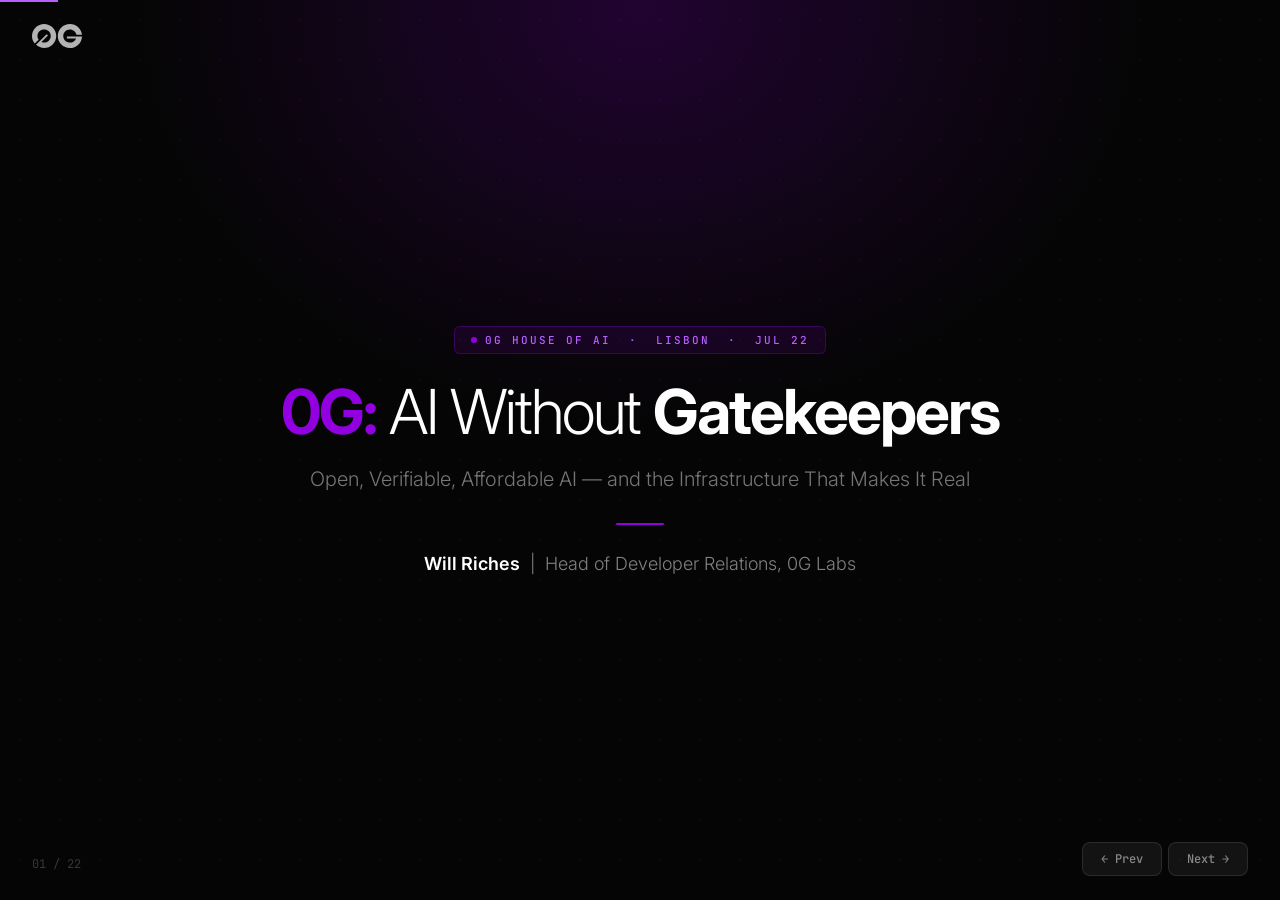
<file: 2026-07-22 House of AI Lisbon/index.html>
<!DOCTYPE html>
<html lang="en">
<head>
<meta charset="UTF-8">
<meta name="viewport" content="width=device-width, initial-scale=1.0">
<title>0G: AI Without Gatekeepers</title>
<link rel="preconnect" href="https://fonts.googleapis.com">
<link rel="preconnect" href="https://fonts.gstatic.com" crossorigin>
<link href="https://fonts.googleapis.com/css2?family=Inter:wght@300;400;500;600;700;900&family=JetBrains+Mono:wght@400;500;600;700&display=swap" rel="stylesheet">
<style>
*,*::before,*::after{box-sizing:border-box;margin:0;padding:0}
:root{
  --bg:#FEFEFE;--bg-alt:#F8F6FB;--bg-card:#FFFFFF;
  --purple:#9200E1;--purple-light:#B75FFF;--purple-soft:rgba(146,0,225,0.06);
  --purple-border:rgba(146,0,225,0.15);--purple-glow:rgba(146,0,225,0.08);
  --text:#0A0A0A;--text-2:#444;--text-3:#888;--text-4:#bbb;
  --border:#E8E4EE;--border-light:#F0ECF4;
  --red:#E83E3E;--red-soft:rgba(232,62,62,0.08);--red-border:rgba(232,62,62,0.2);
  --green:#16A34A;--green-soft:rgba(22,163,74,0.08);
  --font:'Inter',sans-serif;
  --mono:'JetBrains Mono',monospace;
}
html,body{
  background:var(--bg);color:var(--text);
  font-family:var(--font);overflow:hidden;height:100%;width:100%;
  -webkit-font-smoothing:antialiased;
}

/* ===== SLIDE SYSTEM ===== */
.slide{
  display:none;position:absolute;inset:0;
  flex-direction:column;padding:64px 100px 80px;overflow:hidden;
}
.slide.active{display:flex}
.slide.center{justify-content:center;align-items:center;text-align:center;padding:80px 120px}

/* Subtle grid */
.slide::before{
  content:'';position:absolute;inset:0;
  background-image:radial-gradient(circle,rgba(146,0,225,0.04) 1px,transparent 1px);
  background-size:40px 40px;pointer-events:none;z-index:0;
}
/* Top glow */
.slide::after{
  content:'';position:absolute;top:-400px;left:50%;transform:translateX(-50%);
  width:1200px;height:700px;
  background:radial-gradient(ellipse,rgba(146,0,225,0.05) 0%,transparent 70%);
  pointer-events:none;z-index:0;
}

/* Dark slides */
.slide.dark{background:#050505;color:#FEFEFE}
.slide.dark::before{
  background-image:radial-gradient(circle,rgba(146,0,225,0.08) 1px,transparent 1px);
}
.slide.dark::after{
  background:radial-gradient(ellipse at 50% 30%,rgba(146,0,225,0.2) 0%,transparent 60%);
  top:-200px;
}

.slide>*{position:relative;z-index:1}

/* ===== TYPOGRAPHY ===== */
h1{font-size:62px;font-weight:300;line-height:1.1;letter-spacing:-2px;max-width:1000px}
h1 strong{font-weight:700}
h2{font-size:44px;font-weight:300;line-height:1.15;letter-spacing:-1.5px;max-width:900px}
h2 strong{font-weight:700}
h3{font-size:22px;font-weight:500;letter-spacing:-0.3px}
.subtitle{font-size:20px;color:var(--text-2);line-height:1.6;margin-top:16px;font-weight:300}
.accent{color:var(--purple)}
.mono{font-family:var(--mono)}

/* ===== TAG / BADGE ===== */
.tag{
  display:inline-flex;align-items:center;gap:8px;
  background:var(--purple-soft);border:1px solid var(--purple-border);
  font-family:var(--mono);font-size:11px;padding:6px 16px;border-radius:6px;
  text-transform:uppercase;letter-spacing:2px;color:var(--purple);
  margin-bottom:24px;font-weight:500;
}
.tag::before{content:'';width:6px;height:6px;background:var(--purple);border-radius:50%}
.slide.dark .tag{border-color:rgba(146,0,225,0.3);background:rgba(146,0,225,0.1);color:var(--purple-light)}

/* ===== DIVIDER ===== */
.divider{width:48px;height:2px;background:var(--purple);margin:24px 0;border-radius:1px;opacity:0.6}
.center .divider{margin:24px auto}

/* ===== STATS ===== */
.stat{font-family:var(--mono);font-size:56px;font-weight:700;color:var(--purple);line-height:1;letter-spacing:-2px}
.stat-label{
  font-family:var(--mono);font-size:11px;color:var(--text-3);
  text-transform:uppercase;letter-spacing:2px;margin-top:8px;
}
.stat-row{display:flex;gap:64px;flex-wrap:wrap}
.center .stat-row{justify-content:center}
.stat-block{text-align:center}

/* ===== SOURCE LINE ===== */
.source{
  position:absolute;bottom:28px;left:100px;right:100px;
  font-family:var(--mono);font-size:11px;color:var(--text-4);
  letter-spacing:0.5px;z-index:2;line-height:1.4;
}
.slide.dark .source{color:rgba(254,254,254,0.2)}

/* ===== CARDS ===== */
.card{
  background:var(--bg-card);border:1px solid var(--border);
  border-radius:12px;padding:28px 32px;
  transition:border-color 0.2s;
}
.card:hover{border-color:var(--purple-border)}
.card-grid{display:grid;gap:16px;margin-top:32px}
.card-grid.cols-2{grid-template-columns:1fr 1fr}
.card-grid.cols-3{grid-template-columns:1fr 1fr 1fr}
.card-grid.cols-4{grid-template-columns:1fr 1fr 1fr 1fr}
.card-title{font-family:var(--mono);font-size:11px;text-transform:uppercase;letter-spacing:2px;color:var(--purple);margin-bottom:12px;font-weight:600}
.card-value{font-size:28px;font-weight:700;letter-spacing:-1px}
.card-desc{font-size:14px;color:var(--text-2);margin-top:8px;line-height:1.5;font-weight:400}
.card-source{font-family:var(--mono);font-size:11px;color:var(--text-4);margin-top:12px;text-transform:uppercase;letter-spacing:1px}

/* ===== STACK ===== */
.stack{display:flex;flex-direction:column;gap:4px;margin-top:28px;width:100%;max-width:600px}
.stack-layer{
  display:flex;align-items:center;gap:16px;
  background:var(--bg-card);border:1px solid var(--border);
  padding:12px 20px;border-radius:8px;transition:all 0.2s;
}
.stack-layer:hover{border-color:var(--purple-border);background:var(--purple-soft)}
.stack-layer.hl{border-color:var(--purple-border);background:var(--purple-soft)}
.stack-icon{font-family:var(--mono);font-size:10px;color:var(--purple);min-width:72px;text-transform:uppercase;letter-spacing:1.5px;font-weight:700}
.stack-name{font-size:15px;font-weight:600;color:var(--text)}

/* ===== PILLS ===== */
.pill{
  display:inline-block;background:var(--purple-soft);border:1px solid var(--purple-border);
  color:var(--purple);font-size:14px;padding:8px 20px;border-radius:999px;
  font-family:var(--mono);font-weight:500;letter-spacing:0.5px;
}

/* ===== PARTNER ROW ===== */
.partner-row{display:flex;gap:10px;flex-wrap:wrap;margin-top:20px}
.partner-item{
  font-family:var(--mono);font-size:11px;color:var(--text-2);
  padding:8px 14px;border:1px solid var(--border);border-radius:6px;
  background:var(--bg-card);font-weight:500;letter-spacing:0.3px;
}

/* ===== CTA ===== */
.cta-btn{
  display:inline-block;background:var(--purple);color:#fff;
  font-size:20px;font-weight:600;padding:16px 48px;border-radius:12px;
  text-decoration:none;letter-spacing:0.3px;
  box-shadow:0 4px 24px rgba(146,0,225,0.25);transition:all 0.2s;
}
.cta-btn:hover{box-shadow:0 8px 40px rgba(146,0,225,0.4);transform:translateY(-2px)}

/* ===== DARK SLIDE TEXT ===== */
.slide.dark .subtitle{color:rgba(254,254,254,0.5)}
.slide.dark h3{color:rgba(254,254,254,0.6)}
.slide.dark .stat-label{color:rgba(254,254,254,0.35)}
.dark-card{
  background:rgba(255,255,255,0.05);border:1px solid rgba(255,255,255,0.08);
  border-radius:12px;padding:24px 32px;text-align:center;
}
.dark-card h3{color:#fff !important;font-size:20px;font-weight:600}
.dark-card p{font-size:13px;color:rgba(254,254,254,0.4);margin-top:4px}

/* ===== NAVIGATION ===== */
.nav{position:fixed;bottom:24px;right:32px;z-index:100;display:flex;gap:6px}
.nav button{
  background:var(--bg-card);border:1px solid var(--border);
  color:var(--text-3);padding:8px 18px;border-radius:8px;cursor:pointer;
  font-family:var(--mono);font-size:12px;font-weight:500;transition:all 0.2s;
}
.nav button:hover{background:var(--purple);color:#fff;border-color:var(--purple)}
.slide-counter{
  position:fixed;bottom:28px;left:32px;z-index:100;
  font-family:var(--mono);font-size:12px;color:var(--text-4);
}
.og-logo{
  position:fixed;top:24px;left:32px;z-index:100;
  width:50px;height:24px;color:rgba(10,10,10,0.65);
  transition:color 0.3s;
}
.og-logo svg{width:100%;height:100%}
.progress-bar{position:fixed;top:0;left:0;height:2px;background:var(--purple);z-index:300;transition:width 0.4s ease}

/* ===== PRIZE BAR ===== */
.prize-bar{
  display:flex;align-items:center;gap:14px;margin-top:12px;
}
.prize-bar .bar-track{flex:1;height:28px;background:var(--bg-alt);border-radius:6px;overflow:hidden;position:relative}
.prize-bar .bar-fill{height:100%;border-radius:6px;display:flex;align-items:center;padding-left:14px;
  font-family:var(--mono);font-size:12px;font-weight:600;color:#fff;
  transition:width 0.8s cubic-bezier(0.25,0.46,0.45,0.94);
}
.prize-label{font-family:var(--mono);font-size:13px;color:var(--text-3);min-width:32px;font-weight:500}

/* ===== BOUNTY FEATURE LIST ===== */
.feature-list{display:flex;flex-direction:column;gap:8px;margin-top:16px}
.feature-item{
  display:flex;align-items:flex-start;gap:10px;
  font-size:14px;color:var(--text-2);line-height:1.5;
}
.feature-item .check{color:var(--purple);font-size:16px;font-weight:700;flex-shrink:0;margin-top:1px}

/* ===== JUDGING BARS ===== */
.judge-bars{display:flex;flex-direction:column;gap:8px;margin-top:16px}
.judge-row{display:flex;align-items:center;gap:12px}
.judge-label{font-family:var(--mono);font-size:11px;color:var(--text-2);min-width:120px;font-weight:500;text-transform:uppercase;letter-spacing:1px}
.judge-track{flex:1;height:24px;background:var(--bg-alt);border-radius:6px;overflow:hidden}
.judge-fill{height:100%;border-radius:6px;display:flex;align-items:center;padding-left:10px;
  font-family:var(--mono);font-size:11px;font-weight:600;color:#fff;
  background:linear-gradient(90deg,var(--purple),var(--purple-light));
}

/* ===== ANIMATIONS ===== */
@keyframes fadeUp{from{opacity:0;transform:translateY(20px)}to{opacity:1;transform:translateY(0)}}
@keyframes growWidth{from{width:0}to{width:var(--target-w)}}
.slide.active>*{animation:fadeUp 0.5s ease both}
.slide.active>*:nth-child(1){animation-delay:0s}
.slide.active>*:nth-child(2){animation-delay:0.05s}
.slide.active>*:nth-child(3){animation-delay:0.1s}
.slide.active>*:nth-child(4){animation-delay:0.15s}
.slide.active>*:nth-child(5){animation-delay:0.2s}
.slide.active>*:nth-child(6){animation-delay:0.25s}
.slide.active>*:nth-child(7){animation-delay:0.3s}
.slide.active>*:nth-child(8){animation-delay:0.35s}

/* Layout helpers */
.flex{display:flex}.gap-16{gap:16px}.gap-24{gap:24px}.gap-32{gap:32px}.gap-48{gap:48px}
.flex-1{flex:1}.items-start{align-items:flex-start}.items-center{align-items:center}
.mt-8{margin-top:8px}.mt-12{margin-top:12px}.mt-16{margin-top:16px}.mt-20{margin-top:20px}
.mt-24{margin-top:24px}.mt-28{margin-top:28px}.mt-32{margin-top:32px}.mt-40{margin-top:40px}
.two-col{display:grid;grid-template-columns:1fr 1fr;gap:48px;margin-top:32px;width:100%}

/* ===== TRACK HEADER ===== */
.track-header{
  display:flex;align-items:center;gap:20px;margin-bottom:8px;
}
.track-number{
  font-family:var(--mono);font-size:48px;font-weight:700;color:var(--purple);
  letter-spacing:-2px;line-height:1;opacity:0.2;
}
.track-prize{
  display:inline-flex;align-items:center;gap:8px;
  font-family:var(--mono);font-size:14px;font-weight:600;color:var(--purple);
  background:var(--purple-soft);border:1px solid var(--purple-border);
  padding:6px 16px;border-radius:6px;
}

/* ===== USE CASE PILLS ===== */
.use-cases{display:flex;flex-wrap:wrap;gap:8px;margin-top:16px}
.use-case{
  font-size:12px;color:var(--text-2);
  padding:6px 14px;border:1px solid var(--border);border-radius:6px;
  background:var(--bg-card);font-weight:500;line-height:1.3;
}

/* ===== BAR CHART ===== */
.bar-chart{display:flex;flex-direction:column;gap:10px;margin-top:20px;width:100%}
.bar-row{display:flex;align-items:center;gap:14px}
.bar-label{font-family:var(--mono);font-size:13px;color:var(--text-3);min-width:48px;text-align:right;font-weight:500}
.bar-chart .bar-track{flex:1;height:32px;background:var(--bg-alt);border-radius:6px;overflow:hidden;position:relative}
.bar-chart .bar-fill{height:100%;border-radius:6px;display:flex;align-items:center;padding-left:14px;
  font-family:var(--mono);font-size:12px;font-weight:600;color:#fff;
  transition:width 0.8s cubic-bezier(0.25,0.46,0.45,0.94);
}
.bar-fill.purple{background:linear-gradient(90deg,var(--purple),var(--purple-light))}
.bar-fill.red{background:linear-gradient(90deg,#E83E3E,#F06060)}
.bar-fill.gray{background:#ccc}

/* ===== TRUST COLLAPSE ===== */
.trust-bars{display:flex;gap:20px;align-items:flex-end;height:140px;margin-top:16px}
.trust-col{display:flex;flex-direction:column;align-items:center;gap:6px;flex:1}
.trust-bar{width:100%;border-radius:6px 6px 0 0;display:flex;align-items:flex-end;justify-content:center;
  padding-bottom:8px;font-family:var(--mono);font-size:16px;font-weight:700;color:#fff;min-height:20px}
.trust-year{font-family:var(--mono);font-size:11px;color:var(--text-3);letter-spacing:1px}
.trust-arrow{font-size:20px;color:var(--red);align-self:center;margin:0 -4px}

/* ===== COMPARISON BARS ===== */
.vs-chart{display:flex;flex-direction:column;gap:8px;margin-top:20px;max-width:500px}
.vs-row{display:flex;align-items:center;gap:12px}
.vs-label{font-size:13px;color:var(--text-2);min-width:100px;font-weight:500}
.vs-bar{height:28px;border-radius:6px;display:flex;align-items:center;justify-content:flex-end;padding-right:12px;
  font-family:var(--mono);font-size:11px;font-weight:600;color:#fff;min-width:40px}

/* ===== COMPARE TABLE ===== */
.compare-table{
  width:100%;max-width:860px;border-collapse:collapse;margin-top:28px;
  font-size:15px;text-align:left;
}
.compare-table th{
  font-family:var(--mono);font-size:10px;text-transform:uppercase;letter-spacing:2px;
  color:var(--text-4);padding:12px 20px;border-bottom:2px solid var(--border);font-weight:600;
}
.compare-table td{padding:12px 20px;border-bottom:1px solid var(--border-light)}
.compare-table .col-legacy{color:var(--text-3);font-weight:400}
.compare-table .col-0g{color:var(--purple);font-weight:600}
.compare-table td:first-child{
  font-family:var(--mono);font-size:11px;text-transform:uppercase;
  letter-spacing:1px;color:var(--text-2);font-weight:600;width:120px;
}
.compare-table .col-src{font-family:var(--mono);font-size:11px;color:var(--text-4);text-transform:uppercase;letter-spacing:0.5px;width:140px}
.compare-table tbody tr:hover td{background:var(--purple-soft)}

/* ===== PROBLEM SLIDES ===== */
.problem-layout{display:grid;grid-template-columns:1fr 1fr;gap:48px;margin-top:36px;width:100%;max-width:960px;align-items:stretch}
.problem-graphic{
  display:flex;align-items:center;justify-content:center;
  width:100%;aspect-ratio:4/3;border-radius:16px;position:relative;overflow:hidden;
  background:var(--bg-alt);border:1px solid var(--border);
}
.problem-content{display:flex;flex-direction:column;gap:20px;text-align:left}
.problem-label{
  font-family:var(--mono);font-size:12px;text-transform:uppercase;letter-spacing:2px;
  color:var(--text-3);font-weight:600;
}
.problem-text{font-size:20px;color:var(--text);line-height:1.6;font-weight:400}
.problem-fix-wrap{display:flex;align-items:stretch}
.problem-fix{
  display:flex;flex-direction:column;gap:12px;justify-content:center;
  padding:24px 28px;border-radius:12px;width:100%;
  background:var(--purple-soft);border:1px solid var(--purple-border);
  opacity:0;transform:translateY(12px);
  transition:opacity 0.5s ease,transform 0.5s ease;
}
.slide.revealed .problem-fix{opacity:1;transform:translateY(0)}
.problem-fix .problem-label{color:var(--purple)}
.problem-fix .problem-text{color:var(--purple);font-weight:600}

/* Problem graphics */
.pgfx{position:absolute;border-radius:50%;pointer-events:none}

/* 1: Opacity — black box with ? */
.gfx-opacity{background:linear-gradient(135deg,var(--bg-alt),#eee8f4)}
.gfx-opacity .box{
  width:120px;height:120px;background:#1a1a1a;border-radius:16px;
  display:flex;align-items:center;justify-content:center;
  font-family:var(--mono);font-size:64px;font-weight:700;color:rgba(255,255,255,0.15);
  box-shadow:0 8px 40px rgba(0,0,0,0.15);
}
.gfx-opacity .ring{
  position:absolute;width:200px;height:200px;border:2px dashed var(--purple-border);
  border-radius:50%;opacity:0.4;
}

/* 2: Lock-in — padlock/chain */
.gfx-lockin{background:linear-gradient(135deg,var(--bg-alt),#eee8f4)}
.gfx-lockin .lock-body{
  width:80px;height:64px;background:var(--text-3);border-radius:10px;
  position:relative;display:flex;align-items:center;justify-content:center;
}
.gfx-lockin .lock-shackle{
  width:48px;height:36px;border:6px solid var(--text-3);border-bottom:none;
  border-radius:24px 24px 0 0;position:absolute;top:-32px;
}
.gfx-lockin .lock-hole{width:12px;height:12px;background:var(--bg-alt);border-radius:50%}
.gfx-lockin .chain{
  position:absolute;font-family:var(--mono);font-size:28px;color:var(--text-4);
  letter-spacing:4px;opacity:0.3;
}

/* 3: No ownership — floating disconnected nodes */
.gfx-ownership{background:linear-gradient(135deg,var(--bg-alt),#eee8f4)}
.gfx-ownership .node{
  position:absolute;border-radius:50%;border:2px solid var(--border);background:var(--bg-card);
  display:flex;align-items:center;justify-content:center;
  font-family:var(--mono);font-size:11px;color:var(--text-3);font-weight:600;
}
.gfx-ownership .node.orphan{border-style:dashed;border-color:var(--red-border);color:var(--red)}

/* 4: Centralized control — hub-spoke */
.gfx-central{background:linear-gradient(135deg,var(--bg-alt),#eee8f4)}
.gfx-central .hub{
  width:72px;height:72px;background:var(--red);border-radius:50%;
  display:flex;align-items:center;justify-content:center;
  font-family:var(--mono);font-size:11px;font-weight:700;color:#fff;
  letter-spacing:1px;text-transform:uppercase;z-index:2;position:relative;
  box-shadow:0 4px 24px rgba(232,62,62,0.25);
}
.gfx-central .spoke{
  position:absolute;width:36px;height:36px;background:var(--bg-card);
  border:2px solid var(--border);border-radius:50%;z-index:1;
}
.gfx-central .spoke-line{position:absolute;height:1px;background:var(--border);z-index:0;transform-origin:left center}

/* 5: Fragile — cracked block */
.gfx-fragile{background:linear-gradient(135deg,var(--bg-alt),#eee8f4)}
.gfx-fragile .block{
  width:140px;height:100px;background:var(--bg-card);border:2px solid var(--border);
  border-radius:12px;position:relative;overflow:hidden;
  display:flex;align-items:center;justify-content:center;
  font-family:var(--mono);font-size:12px;color:var(--text-3);font-weight:600;
  letter-spacing:1px;text-transform:uppercase;
}
.gfx-fragile .crack{
  position:absolute;top:0;left:50%;width:2px;height:100%;
  background:linear-gradient(to bottom,var(--red),transparent);opacity:0.6;
  transform:translateX(-50%) rotate(8deg);
}
.gfx-fragile .crack2{
  position:absolute;top:30%;left:45%;width:2px;height:50%;
  background:linear-gradient(to bottom,var(--red),transparent);opacity:0.4;
  transform:rotate(-15deg);
}
.gfx-fragile .spark{
  position:absolute;width:6px;height:6px;background:var(--red);border-radius:50%;opacity:0.5;
}

/* 6: Misaligned incentives — unbalanced scale */
.gfx-incentives{background:linear-gradient(135deg,var(--bg-alt),#eee8f4)}
.scale-wrap{position:relative;width:260px;height:200px}
/* Base */
.scale-base{
  position:absolute;bottom:0;left:50%;transform:translateX(-50%);
  width:100px;height:6px;background:var(--text-3);border-radius:3px;
}
/* Pillar */
.scale-pillar{
  position:absolute;bottom:6px;left:50%;transform:translateX(-50%);
  width:6px;height:70px;background:var(--text-3);border-radius:2px;
}
/* Fulcrum triangle */
.scale-fulcrum{
  position:absolute;bottom:72px;left:50%;transform:translateX(-50%);
  width:0;height:0;
  border-left:14px solid transparent;border-right:14px solid transparent;
  border-bottom:16px solid var(--text-3);
}
/* Beam */
.scale-beam{
  position:absolute;bottom:88px;left:50%;transform:translateX(-50%) rotate(-14deg);
  width:240px;height:5px;background:var(--text-3);border-radius:2px;
  transform-origin:center center;
}
/* Chains */
.scale-chain{
  position:absolute;width:2px;background:var(--text-3);
}
.scale-chain.left{height:30px;bottom:58px;left:22px;transform:rotate(14deg)}
.scale-chain.left2{height:30px;bottom:58px;left:42px;transform:rotate(14deg)}
.scale-chain.right{height:50px;bottom:38px;right:22px;transform:rotate(-14deg)}
.scale-chain.right2{height:50px;bottom:38px;right:42px;transform:rotate(-14deg)}
/* Pans */
.scale-pan{
  position:absolute;height:14px;border-radius:0 0 50% 50%;
  border:3px solid var(--text-3);border-top:none;
}
.scale-pan.left-pan{width:56px;bottom:16px;left:5px;border-color:var(--red);background:var(--red-soft)}
.scale-pan.right-pan{width:56px;bottom:74px;right:5px;border-color:var(--purple);background:var(--purple-soft)}
/* Weight blocks */
.scale-weight{
  position:absolute;border-radius:4px;
  font-family:var(--mono);font-size:9px;font-weight:700;
  display:flex;align-items:center;justify-content:center;
  letter-spacing:0.5px;text-transform:uppercase;
}
/* Labels */
.scale-label{
  position:absolute;font-family:var(--mono);font-size:11px;font-weight:600;
  letter-spacing:1px;text-transform:uppercase;text-align:center;
}

/* ===== APP PRODUCT VISUALS ===== */
.browser{background:var(--bg-card);border:1px solid var(--border);border-radius:12px;overflow:hidden;box-shadow:0 8px 32px rgba(10,10,10,0.08)}
.browser-bar{display:flex;align-items:center;gap:6px;padding:10px 14px;background:var(--bg-alt);border-bottom:1px solid var(--border)}
.browser-dot{width:9px;height:9px;border-radius:50%;background:var(--border)}
.browser-url{flex:1;margin-left:8px;background:var(--bg-card);border:1px solid var(--border-light);border-radius:6px;font-family:var(--mono);font-size:10px;color:var(--text-3);padding:3px 10px}
.app-gfx{background:linear-gradient(135deg,var(--bg-alt),#eee8f4);border:1px solid var(--border);border-radius:16px;height:190px;position:relative;display:flex;align-items:center;justify-content:center;overflow:hidden}
.gfx-label{position:absolute;bottom:10px;left:0;right:0;text-align:center;font-family:var(--mono);font-size:9px;letter-spacing:1.5px;text-transform:uppercase;color:var(--text-3);font-weight:600}
</style>
</head>
<body>

<div class="progress-bar" id="progress"></div>
<div class="og-logo"><svg xmlns="http://www.w3.org/2000/svg" width="100%" height="100%" viewBox="0 0 50 24" fill="none" preserveAspectRatio="xMidYMid meet" aria-hidden="true" role="img"><path d="M50.0009 12.6136C49.6855 18.9497 44.3897 23.9913 37.9033 23.9913C31.214 23.9913 25.791 18.6291 25.791 12.0146C25.791 5.40009 31.214 0.0380859 37.9033 0.0380859C44.1841 0.0380859 49.3483 4.76491 49.956 10.8171H44.4555C43.8858 7.75086 41.169 5.42761 37.9035 5.42761C34.2241 5.42761 31.2416 8.37672 31.2416 12.0146C31.2416 15.6527 34.2241 18.6018 37.9035 18.6018C40.7281 18.6018 43.1418 16.8636 44.111 14.4101H34.8753V12.6136H50.0009Z" fill="currentColor"/><path d="M3.98642 20.8584C8.74078 25.1181 16.0905 24.9803 20.6772 20.4453C25.4072 15.7681 25.4072 8.18505 20.6772 3.50781C15.9469 -1.16927 8.27782 -1.16927 3.54764 3.50781C-0.893505 7.8992 -1.16488 14.8521 2.73348 19.5567L6.62297 15.7108C4.83311 13.1445 5.09269 9.60205 7.40183 7.31886C10.0034 4.7464 14.2215 4.7464 16.8231 7.31886C19.4245 9.89129 19.4245 14.062 16.8231 16.6345C14.8257 18.6094 11.8757 19.0682 9.43583 18.0106L15.9665 11.5531L14.6819 10.2829L3.98642 20.8584Z" fill="currentColor"/></svg></div>

<!-- ============================================================ -->
<!-- SLIDE: TITLE (DARK) -->
<!-- ============================================================ -->
<div class="slide dark center active">
  <span class="tag">0G House of AI &nbsp;·&nbsp; Lisbon &nbsp;·&nbsp; Jul 22</span>
  <h1><strong class="accent">0G:</strong> AI Without <strong>Gatekeepers</strong></h1>
  <p class="subtitle" style="color:rgba(254,254,254,0.45)">Open, Verifiable, Affordable AI — and the Infrastructure That Makes It Real</p>
  <div class="divider" style="margin:28px auto"></div>
  <p style="font-size:18px;color:rgba(254,254,254,0.5);font-weight:300"><strong style="color:#fff;font-weight:600">Will Riches</strong> &nbsp;|&nbsp; Head of Developer Relations, 0G Labs</p>
</div>

<!-- ============================================================ -->
<!-- SLIDE: THE PROBLEM — CONCRETE -->
<!-- ============================================================ -->
<div class="slide">
  <span class="tag">The Problem</span>
  <h2>Everyone Uses AI. <strong class="accent">Nobody Controls It.</strong></h2>
  <p class="subtitle">GPT, Claude, Gemini are daily infrastructure — owned by a handful of companies who set the rules.</p>

  <div class="card-grid cols-3 mt-32" style="max-width:1060px">
    <div class="card" style="padding:28px;border-color:var(--red-border)">
      <div class="card-title" style="color:var(--red)">Access</div>
      <div class="card-value">Changed Overnight</div>
      <div class="card-desc" style="font-size:15px">Fable 5 access has been repeatedly restricted and reshuffled since launch. Capabilities you rely on today can be gated, throttled, or withdrawn tomorrow — you get no say.</div>
      <div class="card-source">Anthropic model access changes · 2026</div>
    </div>
    <div class="card" style="padding:28px;border-color:var(--red-border)">
      <div class="card-title" style="color:var(--red)">Price</div>
      <div class="card-value">$200 / month</div>
      <div class="card-desc" style="font-size:15px">ChatGPT Pro and Claude Max run $200 a month — more than a typical monthly wage in parts of the world. Frontier AI is priced for the wealthy few.</div>
      <div class="card-source">OpenAI · Anthropic published pricing</div>
    </div>
    <div class="card" style="padding:28px;border-color:var(--red-border)">
      <div class="card-title" style="color:var(--red)">Censorship</div>
      <div class="card-value">Request Refused</div>
      <div class="card-desc" style="font-size:15px">Legitimate work gets blocked — security research, red-teaming, sensitive topics. One company's policy decides which questions you're allowed to ask.</div>
      <div class="card-source">e.g. Fable cybersecurity refusals</div>
    </div>
  </div>

  <div class="mt-28" style="background:var(--red-soft);border:1px solid var(--red-border);border-radius:10px;padding:16px 24px;max-width:1060px">
    <span style="font-size:17px;font-weight:600;color:var(--red)">Centralized AI is rented intelligence</span>
    <span style="font-size:17px;color:var(--text-2)"> — and the landlord can change the locks at any time.</span>
  </div>
</div>

<!-- ============================================================ -->
<!-- SLIDE: THE SHIFT — OPEN MODELS -->
<!-- ============================================================ -->
<div class="slide">
  <span class="tag">The Shift</span>
  <h2>Users Are Moving to <strong class="accent">Open Models</strong></h2>
  <p class="subtitle">Open-weight models now rival closed frontier AI — and no one can take them away from you.</p>

  <div class="card-grid cols-3 mt-28" style="max-width:1060px">
    <div class="card" style="padding:28px;border-color:var(--purple-border)">
      <div class="card-title">Kimi 3</div>
      <div class="card-value">Moonshot AI</div>
      <div class="card-desc" style="font-size:15px">Open-weight, frontier-class reasoning and agentic coding. The escape hatch of choice when closed models refuse a request or price you out.</div>
      <div class="card-source">Open weights · Moonshot AI</div>
    </div>
    <div class="card" style="padding:28px;border-color:var(--purple-border);background:var(--purple-soft)">
      <div class="card-title">GLM-5</div>
      <div class="card-value">744B · MIT License</div>
      <div class="card-desc" style="font-size:15px">SOTA open-source. Beats GPT-5.2 on BrowseComp and Terminal-Bench. Live on 0G Compute today — serving real inference.</div>
      <div class="card-source">0G Labs · Feb 2026</div>
    </div>
    <div class="card" style="padding:28px;border-color:var(--purple-border)">
      <div class="card-title">DeepSeek</div>
      <div class="card-value">Open Frontier</div>
      <div class="card-desc" style="font-size:15px">Proved open models can match closed frontier performance at a fraction of the cost — and be shared with the entire world.</div>
      <div class="card-source">Open weights · DeepSeek</div>
    </div>
  </div>

  <div class="mt-28" style="background:var(--purple-soft);border:1px solid var(--purple-border);border-radius:10px;padding:16px 24px;max-width:1060px">
    <span style="font-size:17px;color:var(--text-2)">But open weights still run on rented, centralized clouds. To be truly unstoppable, </span>
    <span style="font-size:17px;font-weight:600;color:var(--purple)">the infrastructure has to be open too.</span>
  </div>
</div>

<!-- ============================================================ -->
<!-- SLIDE: 0G PRIVATE COMPUTER — THE PRODUCTS -->
<!-- ============================================================ -->
<div class="slide">
  <span class="tag">The Products &nbsp;·&nbsp; pc.0g.ai</span>
  <h2><strong class="accent">0G Private Computer</strong> — One API, All of AI</h2>
  <p class="subtitle">The gateway to 0G Compute: verified runs, privacy on demand, zero platform fees — for users and developers.</p>

  <div style="display:grid;grid-template-columns:1.05fr 1fr;gap:32px;margin-top:24px;max-width:1100px;width:100%">

    <!-- Left: OpenAI-compatible code window + live pricing -->
    <div>
      <div class="browser" style="background:#141419;border-color:rgba(255,255,255,0.08)">
        <div class="browser-bar" style="background:#1c1c24;border-color:rgba(255,255,255,0.06)">
          <div class="browser-dot" style="background:rgba(255,255,255,0.15)"></div><div class="browser-dot" style="background:rgba(255,255,255,0.15)"></div><div class="browser-dot" style="background:rgba(255,255,255,0.15)"></div>
          <div class="browser-url" style="background:#141419;border-color:rgba(255,255,255,0.08);color:rgba(255,255,255,0.35)">trust_mode.py — works with your OpenAI SDK</div>
        </div>
        <div style="padding:16px 20px;font-family:var(--mono);font-size:13px;line-height:1.75;color:rgba(255,255,255,0.85)">
          <div><span style="color:#B75FFF">from</span> openai <span style="color:#B75FFF">import</span> OpenAI</div>
          <div>client = OpenAI(base_url=<span style="color:#4ade80">ZG_ENDPOINT</span>, api_key=<span style="color:#4ade80">ZG_KEY</span>)</div>
          <div style="color:rgba(255,255,255,0.3)"># same SDK, same code — just point it at 0G</div>
          <div>r = client.chat.completions.create(</div>
          <div>&nbsp;&nbsp;model=<span style="color:#4ade80">"glm-5.1"</span>, messages=msgs,</div>
          <div style="background:rgba(146,0,225,0.22);margin:0 -20px;padding:0 20px;border-left:3px solid var(--purple-light)">&nbsp;&nbsp;extra_headers={<span style="color:#4ade80">"X-0G-Provider-Trust-Mode"</span>: <span style="color:#4ade80">"private"</span>}</div>
          <div>)</div>
        </div>
      </div>
      <div style="display:flex;gap:8px;margin-top:12px;flex-wrap:wrap">
        <span class="pill" style="font-size:12px;padding:6px 16px">OpenAI-compatible</span>
        <span class="pill" style="font-size:12px;padding:6px 16px">Switching costs one line</span>
        <span class="pill" style="font-size:12px;padding:6px 16px">Per-request or per-key trust mode</span>
      </div>

      <h3 style="font-size:12px;font-family:var(--mono);text-transform:uppercase;letter-spacing:2px;color:var(--text-3);font-weight:600;margin-top:20px">Live Marketplace Pricing · per 1M input tokens</h3>
      <div style="display:grid;grid-template-columns:1fr 1fr 1fr;gap:8px;margin-top:10px">
        <div class="card" style="padding:12px 14px;text-align:center">
          <div style="font-family:var(--mono);font-size:11px;font-weight:600;color:var(--text-2)">GLM-5.1</div>
          <div style="font-family:var(--mono);font-size:20px;font-weight:700;color:var(--purple);margin-top:2px">$0.73</div>
          <div style="font-family:var(--mono);font-size:9px;color:var(--text-4);margin-top:2px">207K CTX · 35% OFF</div>
        </div>
        <div class="card" style="padding:12px 14px;text-align:center">
          <div style="font-family:var(--mono);font-size:11px;font-weight:600;color:var(--text-2)">MiniMax-M3</div>
          <div style="font-family:var(--mono);font-size:20px;font-weight:700;color:var(--purple);margin-top:2px">$0.27</div>
          <div style="font-family:var(--mono);font-size:9px;color:var(--text-4);margin-top:2px">1M CTX · 55% OFF</div>
        </div>
        <div class="card" style="padding:12px 14px;text-align:center">
          <div style="font-family:var(--mono);font-size:11px;font-weight:600;color:var(--text-2)">0GM-1.0-35B</div>
          <div style="font-family:var(--mono);font-size:20px;font-weight:700;color:var(--purple);margin-top:2px">$0.08</div>
          <div style="font-family:var(--mono);font-size:9px;color:var(--text-4);margin-top:2px">262K CTX · 50% OFF</div>
        </div>
      </div>
    </div>

    <!-- Right: trust mode selector + proof verifier -->
    <div>
      <h3 style="font-size:12px;font-family:var(--mono);text-transform:uppercase;letter-spacing:2px;color:var(--text-3);font-weight:600">Trust Mode · widest coverage → strongest guarantee</h3>
      <div style="display:flex;flex-direction:column;gap:8px;margin-top:10px">
        <div class="card" style="padding:12px 18px;display:flex;align-items:center;gap:14px">
          <div style="width:16px;height:16px;border:2px solid var(--border);border-radius:50%;flex-shrink:0"></div>
          <div style="flex:1"><span style="font-weight:600;font-size:14px">Standard Routing</span><span style="font-size:12px;color:var(--text-3)"> — all providers, best price &amp; availability</span></div>
        </div>
        <div class="card" style="padding:12px 18px;display:flex;align-items:center;gap:14px">
          <div style="width:16px;height:16px;border:2px solid var(--border);border-radius:50%;flex-shrink:0"></div>
          <div style="flex:1"><span style="font-weight:600;font-size:14px">Verified Routing</span><span style="font-size:12px;color:var(--text-3)"> — attested providers only, you know which model ran</span></div>
        </div>
        <div class="card" style="padding:12px 18px;display:flex;align-items:center;gap:14px;border-color:var(--purple-border);background:var(--purple-soft)">
          <div style="width:16px;height:16px;border:2px solid var(--purple);border-radius:50%;flex-shrink:0;display:flex;align-items:center;justify-content:center"><div style="width:8px;height:8px;background:var(--purple);border-radius:50%"></div></div>
          <div style="flex:1"><span style="font-weight:600;font-size:14px;color:var(--purple)">Private Inference</span><span style="font-size:12px;color:var(--text-2)"> — sealed TEE GPU enclaves; not even 0G sees your data</span></div>
        </div>
      </div>

      <h3 style="font-size:12px;font-family:var(--mono);text-transform:uppercase;letter-spacing:2px;color:var(--text-3);font-weight:600;margin-top:20px">Don't Trust. Verify.</h3>
      <div class="card" style="padding:16px 20px;margin-top:10px">
        <div style="display:flex;align-items:center;justify-content:space-between">
          <span style="font-family:var(--mono);font-size:10px;letter-spacing:1.5px;text-transform:uppercase;color:var(--text-3);font-weight:600">Proof ID</span>
          <span style="font-family:var(--mono);font-size:12px;color:var(--purple);font-weight:600">0x2h_shdk23332…a4f6</span>
        </div>
        <div style="display:flex;flex-direction:column;gap:6px;margin-top:12px">
          <div style="display:flex;align-items:center;gap:8px;font-size:12px;color:var(--text-2)"><span style="color:var(--green);font-weight:700">✓</span> TEE attestation signature valid</div>
          <div style="display:flex;align-items:center;gap:8px;font-size:12px;color:var(--text-2)"><span style="color:var(--green);font-weight:700">✓</span> Model hash matches glm-5.1</div>
          <div style="display:flex;align-items:center;gap:8px;font-size:12px;color:var(--text-2)"><span style="color:var(--green);font-weight:700">✓</span> GPU enclave measurement verified</div>
          <div style="display:flex;align-items:center;gap:8px;font-size:12px;color:var(--text-2)"><span style="color:var(--green);font-weight:700">✓</span> Routing path verified</div>
        </div>
        <div style="font-size:11px;color:var(--text-3);margin-top:10px;font-style:italic">The model you call is the model you get — a check you run yourself.</div>
      </div>
    </div>
  </div>

  <div class="source">pc.0g.ai · Verified runs · Privacy on demand · Zero platform fees · Pay per token in 0G — no subscriptions</div>
</div>

<!-- ============================================================ -->
<!-- SLIDE: 0G APP — STUDIO -->
<!-- ============================================================ -->
<div class="slide">
  <span class="tag">The Products &nbsp;·&nbsp; app.0g.ai</span>
  <h2><strong class="accent">0G App</strong> — Studio: Prompt. Deploy.</h2>
  <p class="subtitle">Describe your app and watch it build itself — complete web apps from natural language, on decentralized infra.</p>

  <div style="display:flex;align-items:center;gap:28px;margin-top:32px;max-width:1080px">
    <!-- Prompt window -->
    <div class="browser" style="flex:1">
      <div class="browser-bar">
        <div class="browser-dot"></div><div class="browser-dot"></div><div class="browser-dot"></div>
        <div class="browser-url">app.0g.ai/studio</div>
      </div>
      <div style="padding:18px 20px">
        <div style="font-family:var(--mono);font-size:10px;letter-spacing:2px;text-transform:uppercase;color:var(--purple);font-weight:700;margin-bottom:10px">Prompt</div>
        <div style="border:1px solid var(--border);border-radius:8px;padding:14px 16px;font-size:14px;color:var(--text-2);line-height:1.5;background:var(--bg)">A dashboard that tracks my wallet across chains, with charts and alerts<span style="color:var(--purple);font-weight:700">▌</span></div>
        <div style="display:flex;gap:6px;margin-top:12px;flex-wrap:wrap">
          <span class="use-case">Landing page</span>
          <span class="use-case">Dashboard</span>
          <span class="use-case">Web app</span>
          <span class="use-case">Wallet tracker</span>
        </div>
        <div style="margin-top:14px;display:flex;align-items:center;gap:10px">
          <span style="background:var(--purple);color:#fff;font-size:13px;font-weight:600;padding:8px 22px;border-radius:8px;display:inline-block">Generate →</span>
          <span style="font-family:var(--mono);font-size:10px;color:var(--text-3);letter-spacing:1px;text-transform:uppercase">or upload a mockup</span>
        </div>
      </div>
    </div>

    <!-- Arrow -->
    <div style="display:flex;flex-direction:column;align-items:center;gap:4px;flex-shrink:0">
      <div style="font-size:36px;color:var(--purple);font-weight:700">→</div>
      <div style="font-family:var(--mono);font-size:10px;color:var(--text-3);letter-spacing:1.5px;text-transform:uppercase">seconds</div>
    </div>

    <!-- Generated app window -->
    <div class="browser" style="flex:1">
      <div class="browser-bar">
        <div class="browser-dot"></div><div class="browser-dot"></div><div class="browser-dot"></div>
        <div class="browser-url">your-app.vercel.app</div>
      </div>
      <div style="padding:16px 18px">
        <div style="display:flex;align-items:center;justify-content:space-between;margin-bottom:12px">
          <div style="width:90px;height:10px;background:var(--text-4);border-radius:5px;opacity:0.5"></div>
          <div style="width:64px;height:22px;background:var(--purple);border-radius:6px"></div>
        </div>
        <div style="display:flex;gap:14px">
          <div style="width:64px;display:flex;flex-direction:column;gap:8px;flex-shrink:0">
            <div style="height:7px;background:var(--purple);border-radius:4px;opacity:0.8"></div>
            <div style="height:7px;background:var(--text-4);border-radius:4px;opacity:0.4"></div>
            <div style="height:7px;background:var(--text-4);border-radius:4px;opacity:0.4"></div>
            <div style="height:7px;background:var(--text-4);border-radius:4px;opacity:0.4"></div>
          </div>
          <div style="flex:1">
            <div style="display:grid;grid-template-columns:1fr 1fr 1fr;gap:8px">
              <div style="border:1px solid var(--border);border-radius:8px;padding:8px"><div style="width:60%;height:5px;background:var(--text-4);opacity:0.4;border-radius:3px"></div><div style="width:80%;height:9px;background:var(--purple);border-radius:3px;margin-top:6px;opacity:0.85"></div></div>
              <div style="border:1px solid var(--border);border-radius:8px;padding:8px"><div style="width:60%;height:5px;background:var(--text-4);opacity:0.4;border-radius:3px"></div><div style="width:70%;height:9px;background:var(--purple);border-radius:3px;margin-top:6px;opacity:0.85"></div></div>
              <div style="border:1px solid var(--border);border-radius:8px;padding:8px"><div style="width:60%;height:5px;background:var(--text-4);opacity:0.4;border-radius:3px"></div><div style="width:85%;height:9px;background:var(--purple);border-radius:3px;margin-top:6px;opacity:0.85"></div></div>
            </div>
            <div style="display:flex;align-items:flex-end;gap:10px;height:64px;margin-top:12px;border:1px solid var(--border);border-radius:8px;padding:10px 14px 8px">
              <div style="flex:1;height:40%;background:linear-gradient(var(--purple),var(--purple-light));border-radius:3px 3px 0 0"></div>
              <div style="flex:1;height:70%;background:linear-gradient(var(--purple),var(--purple-light));border-radius:3px 3px 0 0"></div>
              <div style="flex:1;height:55%;background:linear-gradient(var(--purple),var(--purple-light));border-radius:3px 3px 0 0"></div>
              <div style="flex:1;height:90%;background:linear-gradient(var(--purple),var(--purple-light));border-radius:3px 3px 0 0"></div>
              <div style="flex:1;height:75%;background:linear-gradient(var(--purple),var(--purple-light));border-radius:3px 3px 0 0"></div>
            </div>
          </div>
        </div>
      </div>
    </div>
  </div>

  <div style="display:flex;gap:10px;margin-top:28px;flex-wrap:wrap">
    <span class="pill" style="font-size:12px;padding:6px 16px">Live preview as it builds</span>
    <span class="pill" style="font-size:12px;padding:6px 16px">Runs in your browser — WebContainers</span>
    <span class="pill" style="font-size:12px;padding:6px 16px">One-click deploy</span>
    <span class="pill" style="font-size:12px;padding:6px 16px">No code required</span>
  </div>

  <div class="source">app.0g.ai · Studio generates Vite + React projects · Sessions sync to 0G Storage with a cryptographic root hash</div>
</div>

<!-- ============================================================ -->
<!-- SLIDE: 0G APP — CHAT, GENOME, AGENT LAUNCHPAD -->
<!-- ============================================================ -->
<div class="slide">
  <span class="tag">The Products &nbsp;·&nbsp; app.0g.ai</span>
  <h2>Chat · Genome · <strong class="accent">Agent Launchpad</strong></h2>
  <p class="subtitle">Private AI chat, original app concepts, and one-click agents — all running on 0G Compute.</p>

  <div style="display:grid;grid-template-columns:1fr 1fr 1fr;gap:24px;margin-top:32px;max-width:1080px;width:100%">
    <!-- Chat -->
    <div>
      <div class="app-gfx">
        <div style="position:absolute;top:12px;right:12px;display:flex;align-items:center;gap:6px;background:var(--green-soft);border:1px solid rgba(22,163,74,0.25);border-radius:6px;padding:4px 10px;font-family:var(--mono);font-size:9px;font-weight:700;color:var(--green);letter-spacing:1px">
          <span style="width:5px;height:5px;background:var(--green);border-radius:50%"></span>TEE ENCLAVE
        </div>
        <div style="position:absolute;inset:0;padding:24px 20px;display:flex;flex-direction:column;gap:10px;justify-content:center">
          <div style="align-self:flex-start;background:var(--bg-card);border:1px solid var(--border);border-radius:12px 12px 12px 4px;padding:10px 14px;width:58%">
            <div style="height:6px;background:var(--text-4);opacity:0.4;border-radius:3px;width:90%"></div>
            <div style="height:6px;background:var(--text-4);opacity:0.4;border-radius:3px;width:60%;margin-top:5px"></div>
          </div>
          <div style="align-self:flex-end;background:var(--purple);border-radius:12px 12px 4px 12px;padding:10px 14px;width:64%;box-shadow:0 4px 16px rgba(146,0,225,0.25)">
            <div style="height:6px;background:rgba(255,255,255,0.55);border-radius:3px;width:95%"></div>
            <div style="height:6px;background:rgba(255,255,255,0.55);border-radius:3px;width:70%;margin-top:5px"></div>
          </div>
        </div>
        <div class="gfx-label">No one can read your prompts</div>
      </div>
      <h3 style="margin-top:16px;font-size:18px;font-weight:700">Chat</h3>
      <div style="font-size:14px;color:var(--text-2);line-height:1.55;margin-top:6px">Private AI chat powered by GLM-5 — every inference runs inside a hardware enclave. Pay per token; start with ~$2 of 0G.</div>
    </div>

    <!-- Genome -->
    <div>
      <div class="app-gfx">
        <div style="display:flex;align-items:center;gap:14px">
          <div style="position:relative;width:78px;height:88px">
            <div style="position:absolute;top:0;left:0;width:56px;height:56px;border:2px dashed var(--purple-border);border-radius:10px;background:var(--bg-card);display:flex;align-items:center;justify-content:center;font-family:var(--mono);font-size:9px;color:var(--text-3);font-weight:600">BRIEF</div>
            <div style="position:absolute;bottom:0;right:0;width:56px;height:56px;border:2px dashed var(--purple-border);border-radius:10px;background:var(--bg-card);display:flex;align-items:center;justify-content:center;font-family:var(--mono);font-size:9px;color:var(--text-3);font-weight:600">REF</div>
          </div>
          <div style="font-size:24px;color:var(--purple);font-weight:700">→</div>
          <div style="width:84px;height:100px;border-radius:12px;background:linear-gradient(135deg,var(--purple),var(--purple-light));box-shadow:0 6px 24px rgba(146,0,225,0.3);padding:12px 10px;display:flex;flex-direction:column;gap:6px">
            <div style="height:7px;background:rgba(255,255,255,0.75);border-radius:3px;width:70%"></div>
            <div style="height:5px;background:rgba(255,255,255,0.4);border-radius:3px"></div>
            <div style="height:5px;background:rgba(255,255,255,0.4);border-radius:3px;width:80%"></div>
            <div style="margin-top:auto;height:16px;background:rgba(255,255,255,0.25);border-radius:4px"></div>
          </div>
        </div>
        <div class="gfx-label">Brief → Original App</div>
      </div>
      <h3 style="margin-top:16px;font-size:18px;font-weight:700">Genome</h3>
      <div style="font-size:14px;color:var(--text-2);line-height:1.55;margin-top:6px">The inspiration studio. Brief the vision, add optional references — 0Genome turns it into an original, premium app direction.</div>
    </div>

    <!-- Agent Launchpad -->
    <div>
      <div class="app-gfx">
        <div style="position:absolute;top:12px;right:12px;font-family:var(--mono);font-size:9px;font-weight:700;color:var(--purple);letter-spacing:1px;background:var(--purple-soft);border:1px solid var(--purple-border);border-radius:6px;padding:4px 10px">×12 AGENTS</div>
        <div style="display:flex;flex-direction:column;align-items:center">
          <div style="width:8px;height:8px;background:var(--purple);border-radius:50%"></div>
          <div style="width:2px;height:10px;background:var(--purple)"></div>
          <div style="width:66px;height:54px;background:var(--bg-card);border:2px solid var(--purple);border-radius:14px;display:flex;align-items:center;justify-content:center;gap:11px;box-shadow:0 4px 20px rgba(146,0,225,0.2)">
            <div style="width:8px;height:13px;background:var(--purple);border-radius:4px"></div>
            <div style="width:8px;height:13px;background:var(--purple);border-radius:4px"></div>
          </div>
          <div style="display:flex;gap:7px;margin-top:9px;align-items:flex-start">
            <div style="width:4px;height:16px;background:linear-gradient(var(--purple),transparent);border-radius:2px"></div>
            <div style="width:4px;height:26px;background:linear-gradient(var(--purple-light),transparent);border-radius:2px"></div>
            <div style="width:4px;height:16px;background:linear-gradient(var(--purple),transparent);border-radius:2px"></div>
          </div>
        </div>
        <div class="gfx-label">One-click deploy</div>
      </div>
      <h3 style="margin-top:16px;font-size:18px;font-weight:700">Agent Launchpad</h3>
      <div style="font-size:14px;color:var(--text-2);line-height:1.55;margin-top:6px">Deploy purpose-built AI agents backed by OpenClaw + 0G Compute. Customize personality, memory and tools — chat in real time.</div>
    </div>
  </div>

  <div class="source">app.0g.ai · Chat runs GLM-5-FP8 inside Intel TDX TEE enclaves · Launcher Hub: app.0g.ai/launchers</div>
</div>

<!-- ============================================================ -->
<!-- SLIDE: WHAT IS 0G -->
<!-- ============================================================ -->
<div class="slide center">
  <span class="tag">What is 0G</span>
  <h2>The Decentralized <strong class="accent">AI Operating System</strong></h2>
  <p class="subtitle">One integrated stack. Purpose-built for AI.</p>

  <!-- Architecture diagram built with CSS -->
  <div style="width:100%;max-width:820px;margin-top:32px;display:flex;flex-direction:column;gap:6px">

    <!-- Layer 5: Alignment -->
    <div style="border:1px solid var(--purple-border);border-radius:10px;padding:16px 20px;background:var(--purple-soft)">
      <div style="font-family:var(--mono);font-size:11px;font-weight:700;color:var(--purple);text-transform:uppercase;letter-spacing:2px;text-align:center;margin-bottom:10px">Alignment</div>
      <div style="display:flex;gap:8px;justify-content:center">
        <span style="background:var(--purple);color:#fff;font-size:12px;font-weight:600;padding:6px 16px;border-radius:6px;font-family:var(--mono)">Model Drift</span>
        <span style="background:var(--purple);color:#fff;font-size:12px;font-weight:600;padding:6px 16px;border-radius:6px;font-family:var(--mono)">Bias Detection</span>
        <span style="background:var(--purple);color:#fff;font-size:12px;font-weight:600;padding:6px 16px;border-radius:6px;font-family:var(--mono)">Governance</span>
      </div>
    </div>

    <!-- Layer 4: Service Marketplace -->
    <div style="border:1px solid var(--border);border-radius:10px;padding:16px 20px;background:var(--bg-card)">
      <div style="font-family:var(--mono);font-size:11px;font-weight:700;color:var(--text-2);text-transform:uppercase;letter-spacing:2px;text-align:center;margin-bottom:10px">Service Marketplace</div>
      <div style="display:flex;gap:8px;justify-content:center">
        <span style="background:var(--bg-alt);border:1px solid var(--border);font-size:12px;font-weight:500;padding:6px 16px;border-radius:6px;color:var(--text-2);font-family:var(--mono)">Provider Registration</span>
        <span style="background:var(--bg-alt);border:1px solid var(--border);font-size:12px;font-weight:500;padding:6px 16px;border-radius:6px;color:var(--text-2);font-family:var(--mono)">Developer Services</span>
        <span style="background:var(--bg-alt);border:1px solid var(--border);font-size:12px;font-weight:500;padding:6px 16px;border-radius:6px;color:var(--text-2);font-family:var(--mono)">Payment Settlement</span>
      </div>
    </div>

    <!-- Layer 3: Three pillars -->
    <div style="display:grid;grid-template-columns:1fr 1fr 1fr;gap:6px">
      <!-- Storage -->
      <div style="border:1px solid var(--purple-border);border-radius:10px;padding:16px 14px;background:var(--bg-card)">
        <div style="font-family:var(--mono);font-size:11px;font-weight:700;color:var(--purple);text-transform:uppercase;letter-spacing:2px;text-align:center;margin-bottom:10px">Storage</div>
        <div style="display:flex;flex-direction:column;gap:5px">
          <span style="background:var(--purple);color:#fff;font-size:11px;font-weight:600;padding:5px 12px;border-radius:5px;text-align:center;font-family:var(--mono)">Datasets</span>
          <span style="background:var(--purple);color:#fff;font-size:11px;font-weight:600;padding:5px 12px;border-radius:5px;text-align:center;font-family:var(--mono)">Models</span>
          <span style="background:var(--purple);color:#fff;font-size:11px;font-weight:600;padding:5px 12px;border-radius:5px;text-align:center;font-family:var(--mono)">Assets</span>
          <span style="background:var(--purple);color:#fff;font-size:11px;font-weight:600;padding:5px 12px;border-radius:5px;text-align:center;font-family:var(--mono)">Vectors</span>
        </div>
      </div>

      <!-- DA -->
      <div style="border:1px solid var(--purple-border);border-radius:10px;padding:16px 14px;background:var(--bg-card)">
        <div style="font-family:var(--mono);font-size:11px;font-weight:700;color:var(--purple);text-transform:uppercase;letter-spacing:2px;text-align:center;margin-bottom:10px">Data Availability</div>
        <div style="display:flex;flex-direction:column;gap:5px">
          <span style="background:var(--purple);color:#fff;font-size:11px;font-weight:600;padding:5px 12px;border-radius:5px;text-align:center;font-family:var(--mono)">Provenance</span>
          <span style="background:var(--purple);color:#fff;font-size:11px;font-weight:600;padding:5px 12px;border-radius:5px;text-align:center;font-family:var(--mono)">Accessibility</span>
        </div>
      </div>

      <!-- Compute -->
      <div style="border:1px solid var(--purple-border);border-radius:10px;padding:16px 14px;background:var(--bg-card)">
        <div style="font-family:var(--mono);font-size:11px;font-weight:700;color:var(--purple);text-transform:uppercase;letter-spacing:2px;text-align:center;margin-bottom:10px">Compute</div>
        <div style="display:flex;flex-direction:column;gap:5px">
          <span style="background:var(--purple);color:#fff;font-size:11px;font-weight:600;padding:5px 12px;border-radius:5px;text-align:center;font-family:var(--mono)">Inference</span>
          <span style="background:var(--purple);color:#fff;font-size:11px;font-weight:600;padding:5px 12px;border-radius:5px;text-align:center;font-family:var(--mono)">Training</span>
          <span style="background:var(--purple);color:#fff;font-size:11px;font-weight:600;padding:5px 12px;border-radius:5px;text-align:center;font-family:var(--mono)">RAG</span>
          <span style="background:var(--purple);color:#fff;font-size:11px;font-weight:600;padding:5px 12px;border-radius:5px;text-align:center;font-family:var(--mono)">Agents</span>
        </div>
      </div>
    </div>

    <!-- Layer 1: Chain -->
    <div style="border:1px solid var(--purple-border);border-radius:10px;padding:14px 20px;background:linear-gradient(90deg,var(--purple-soft),rgba(183,95,255,0.08))">
      <div style="font-family:var(--mono);font-size:11px;font-weight:700;color:var(--purple);text-transform:uppercase;letter-spacing:2px;text-align:center;margin-bottom:6px">Chain</div>
      <div style="text-align:center">
        <span style="background:linear-gradient(90deg,var(--purple),var(--purple-light));color:#fff;font-size:12px;font-weight:600;padding:6px 24px;border-radius:6px;font-family:var(--mono)">Infinite Scalability</span>
      </div>
    </div>

  </div>
</div>

<!-- ============================================================ -->
<!-- SLIDE: THE CONFLICT -->
<!-- ============================================================ -->
<div class="slide">
  <span class="tag">The Conflict</span>
  <h2>Reputation Is a <strong class="accent">Single Point of Failure</strong></h2>
  <p class="subtitle">In the Agent Economy, trust is a vulnerability.</p>

  <div class="two-col" style="margin-top:36px">
    <!-- Left: Market Growth -->
    <div>
      <h3 style="font-size:14px;font-family:var(--mono);text-transform:uppercase;letter-spacing:2px;color:var(--text-3);font-weight:600">Agentic AI Market</h3>
      <div class="bar-chart" style="margin-top:16px">
        <div class="bar-row">
          <span class="bar-label">2024</span>
          <div class="bar-track"><div class="bar-fill purple" style="width:66%">$5.99B</div></div>
        </div>
        <div class="bar-row">
          <span class="bar-label">2025</span>
          <div class="bar-track"><div class="bar-fill purple" style="width:71%">$6.5B</div></div>
        </div>
        <div class="bar-row">
          <span class="bar-label">2026</span>
          <div class="bar-track"><div class="bar-fill purple" style="width:100%">$9.1B</div></div>
        </div>
      </div>

      <!-- Trust collapse -->
      <div style="margin-top:24px;background:var(--red-soft);border:1px solid var(--red-border);border-radius:10px;padding:16px 20px">
        <h3 style="font-size:12px;font-family:var(--mono);text-transform:uppercase;letter-spacing:2px;color:var(--red);font-weight:600;margin-bottom:8px">Trust in Autonomous AI — Collapsing</h3>
        <div class="trust-bars" style="height:140px">
          <div class="trust-col">
            <div class="trust-bar" style="height:120px;background:linear-gradient(var(--purple),var(--purple-light))">43%</div>
            <span class="trust-year">2024</span>
          </div>
          <span class="trust-arrow">→</span>
          <div class="trust-col">
            <div class="trust-bar" style="height:90px;background:linear-gradient(#c060e0,#d090f0)">37%</div>
            <span class="trust-year">Mid</span>
          </div>
          <span class="trust-arrow">→</span>
          <div class="trust-col">
            <div class="trust-bar" style="height:64px;background:linear-gradient(var(--red),#F06060)">27%</div>
            <span class="trust-year">2025</span>
          </div>
        </div>
        <div style="font-family:var(--mono);font-size:10px;color:var(--red);margin-top:8px;letter-spacing:1px;text-transform:uppercase">Capgemini Research Institute</div>
      </div>
    </div>

    <!-- Right: Key Stats -->
    <div>
      <h3 style="font-size:14px;font-family:var(--mono);text-transform:uppercase;letter-spacing:2px;color:var(--text-3);font-weight:600">The Damage</h3>
      <div class="card-grid cols-1" style="grid-template-columns:1fr;gap:12px;margin-top:16px">
        <div class="card" style="display:flex;align-items:center;gap:20px;padding:20px 24px">
          <div style="font-family:var(--mono);font-size:32px;font-weight:700;color:var(--red);letter-spacing:-1px">$3.4B</div>
          <div>
            <div style="font-size:14px;font-weight:600">Crypto Exploits (2025)</div>
            <div class="card-source">Chainalysis Crypto Crime Report</div>
          </div>
        </div>
        <div class="card" style="display:flex;align-items:center;gap:20px;padding:20px 24px">
          <div style="font-family:var(--mono);font-size:32px;font-weight:700;color:var(--red);letter-spacing:-1px">$1.8B</div>
          <div>
            <div style="font-size:14px;font-weight:600">Malicious MEV Since 2020</div>
            <div class="card-source">Flashbots Research</div>
          </div>
        </div>
        <div class="card" style="display:flex;align-items:center;gap:20px;padding:20px 24px">
          <div style="font-family:var(--mono);font-size:32px;font-weight:700;color:var(--purple);letter-spacing:-1px">100:1</div>
          <div>
            <div style="font-size:14px;font-weight:600">Non-Human to Human IDs</div>
            <div class="card-source">Astrix Security 2025</div>
          </div>
        </div>
      </div>
    </div>
  </div>

  <div class="source">Sources: Fortune Business Insights (2026) · Capgemini Research Institute · Chainalysis Crypto Crime Report 2025 · Astrix Security · Anthropic arXiv (Nov 2025)</div>
</div>

<!-- ============================================================ -->
<!-- SLIDE: WHAT IS 0G — FOUR COMPONENTS -->
<!-- ============================================================ -->
<div class="slide">
  <span class="tag">The Stack</span>
  <h2>Four Core <strong class="accent">Components</strong></h2>
  <p class="subtitle">The complete infrastructure for building AI-powered applications on-chain.</p>

  <div class="card-grid cols-2 mt-32" style="max-width:960px">
    <div class="card" style="padding:32px;border-color:var(--purple-border)">
      <div style="display:flex;align-items:center;gap:14px;margin-bottom:14px">
        <div style="background:var(--purple-soft);border:1px solid var(--purple-border);border-radius:10px;width:48px;height:48px;display:flex;align-items:center;justify-content:center;font-family:var(--mono);font-size:11px;font-weight:700;color:var(--purple);letter-spacing:0.5px;flex-shrink:0">CHAIN</div>
        <div>
          <div style="font-size:20px;font-weight:700;letter-spacing:-0.5px">0G Chain</div>
        </div>
      </div>
      <div class="card-desc" style="margin-top:0;font-size:15px;line-height:1.6">EVM-compatible blockchain. Deploy with Solidity, Hardhat, Foundry — tools you already know.</div>
      <div style="display:flex;gap:8px;margin-top:14px;flex-wrap:wrap">
        <span class="pill" style="font-size:11px;padding:4px 12px">11K+ TPS</span>
        <span class="pill" style="font-size:11px;padding:4px 12px">~1s Finality</span>
        <span class="pill" style="font-size:11px;padding:4px 12px">EVM</span>
      </div>
    </div>

    <div class="card" style="padding:32px;border-color:var(--purple-border)">
      <div style="display:flex;align-items:center;gap:14px;margin-bottom:14px">
        <div style="background:var(--purple-soft);border:1px solid var(--purple-border);border-radius:10px;width:48px;height:48px;display:flex;align-items:center;justify-content:center;font-family:var(--mono);font-size:9px;font-weight:700;color:var(--purple);letter-spacing:0.5px;flex-shrink:0">COMP</div>
        <div>
          <div style="font-size:20px;font-weight:700;letter-spacing:-0.5px">0G Compute</div>
        </div>
      </div>
      <div class="card-desc" style="margin-top:0;font-size:15px;line-height:1.6">Decentralized AI inference and training. Verifiable with TEE, ZKML, and optimistic proofs.</div>
      <div style="display:flex;gap:8px;margin-top:14px;flex-wrap:wrap">
        <span class="pill" style="font-size:11px;padding:4px 12px">Inference</span>
        <span class="pill" style="font-size:11px;padding:4px 12px">Fine-Tuning</span>
        <span class="pill" style="font-size:11px;padding:4px 12px">RAG</span>
      </div>
    </div>

    <div class="card" style="padding:32px;border-color:var(--purple-border)">
      <div style="display:flex;align-items:center;gap:14px;margin-bottom:14px">
        <div style="background:var(--purple-soft);border:1px solid var(--purple-border);border-radius:10px;width:48px;height:48px;display:flex;align-items:center;justify-content:center;font-family:var(--mono);font-size:9px;font-weight:700;color:var(--purple);letter-spacing:0.5px;flex-shrink:0">STORE</div>
        <div>
          <div style="font-size:20px;font-weight:700;letter-spacing:-0.5px">0G Storage</div>
        </div>
      </div>
      <div class="card-desc" style="margin-top:0;font-size:15px;line-height:1.6">Decentralized storage network. Datasets, model weights, assets, and vector embeddings.</div>
      <div style="display:flex;gap:8px;margin-top:14px;flex-wrap:wrap">
        <span class="pill" style="font-size:11px;padding:4px 12px">Datasets</span>
        <span class="pill" style="font-size:11px;padding:4px 12px">Models</span>
        <span class="pill" style="font-size:11px;padding:4px 12px">Vectors</span>
      </div>
    </div>

    <div class="card" style="padding:32px;border-color:var(--purple-border)">
      <div style="display:flex;align-items:center;gap:14px;margin-bottom:14px">
        <div style="background:var(--purple-soft);border:1px solid var(--purple-border);border-radius:10px;width:48px;height:48px;display:flex;align-items:center;justify-content:center;font-family:var(--mono);font-size:14px;font-weight:700;color:var(--purple);letter-spacing:0.5px;flex-shrink:0">DA</div>
        <div>
          <div style="font-size:20px;font-weight:700;letter-spacing:-0.5px">0G DA</div>
        </div>
      </div>
      <div class="card-desc" style="margin-top:0;font-size:15px;line-height:1.6">Infinitely-scalable data availability layer. Provenance and accessibility for all on-chain data.</div>
      <div style="display:flex;gap:8px;margin-top:14px;flex-wrap:wrap">
        <span class="pill" style="font-size:11px;padding:4px 12px">50 Gbps</span>
        <span class="pill" style="font-size:11px;padding:4px 12px">Provenance</span>
        <span class="pill" style="font-size:11px;padding:4px 12px">50,000×</span>
      </div>
    </div>
  </div>
</div>

<!-- ============================================================ -->
<!-- SLIDE: 0G COMPUTE -->
<!-- ============================================================ -->
<div class="slide">
  <span class="tag">0G Compute</span>
  <h2>Trustless <strong class="accent">Inference and Training</strong></h2>
  <p class="subtitle">You don't have to trust that the model ran correctly — you can prove it.</p>

  <div style="display:flex;flex-direction:column;gap:8px;margin-top:20px;align-items:flex-start">
    <div style="display:flex;gap:12px">
      <div style="display:inline-flex;align-items:center;gap:8px;background:var(--green-soft);border:1px solid rgba(22,163,74,0.25);padding:6px 16px;border-radius:6px">
        <span style="width:6px;height:6px;background:var(--green);border-radius:50%"></span>
        <span style="font-family:var(--mono);font-size:12px;font-weight:600;color:var(--green);letter-spacing:0.5px">Inference</span>
      </div>
      <div style="display:inline-flex;align-items:center;gap:8px;background:var(--green-soft);border:1px solid rgba(22,163,74,0.25);padding:6px 16px;border-radius:6px">
        <span style="width:6px;height:6px;background:var(--green);border-radius:50%"></span>
        <span style="font-family:var(--mono);font-size:12px;font-weight:600;color:var(--green);letter-spacing:0.5px">Fine-Tuning</span>
      </div>
      <div style="display:inline-flex;align-items:center;gap:8px;background:var(--purple-soft);border:1px solid var(--purple-border);padding:6px 16px;border-radius:6px">
        <span style="width:6px;height:6px;background:var(--purple);border-radius:50%;opacity:0.6"></span>
        <span style="font-family:var(--mono);font-size:12px;font-weight:600;color:var(--purple);letter-spacing:0.5px">Pre-Training</span>
      </div>
    </div>
  </div>

  <div class="two-col" style="margin-top:24px">
    <!-- Left: GLM-5 -->
    <div>
      <div class="card" style="border-color:var(--purple-border);background:var(--purple-soft);padding:32px">
        <div class="card-title">GLM-5 · Live on 0G Compute</div>
        <div style="font-family:var(--mono);font-size:56px;font-weight:700;color:var(--purple);letter-spacing:-2px">744B</div>
        <div style="font-size:16px;font-weight:600;margin-top:8px">Parameters · SOTA Open-Source · MIT License</div>
        <div style="font-size:14px;color:var(--text-2);margin-top:8px;line-height:1.5">Beats GPT-5.2 on BrowseComp and Terminal-Bench.</div>
        <div class="card-source mt-12">0G Labs · Feb 2026</div>
      </div>
    </div>

    <!-- Right: Verification methods -->
    <div>
      <h3 style="font-size:14px;font-family:var(--mono);text-transform:uppercase;letter-spacing:2px;color:var(--text-3);font-weight:600">Verification Methods</h3>
      <div style="display:flex;flex-direction:column;gap:10px;margin-top:16px">
        <div class="card" style="padding:18px 22px">
          <div style="display:flex;align-items:center;gap:12px">
            <div style="background:var(--purple-soft);border:1px solid var(--purple-border);border-radius:8px;width:40px;height:40px;display:flex;align-items:center;justify-content:center;font-family:var(--mono);font-size:12px;font-weight:700;color:var(--purple)">TEE</div>
            <div>
              <div style="font-weight:600;font-size:15px">Trusted Execution</div>
              <div style="font-size:13px;color:var(--text-3)">Sub-second verification · Hardware isolation</div>
            </div>
          </div>
        </div>
        <div class="card" style="padding:18px 22px">
          <div style="display:flex;align-items:center;gap:12px">
            <div style="background:var(--purple-soft);border:1px solid var(--purple-border);border-radius:8px;width:40px;height:40px;display:flex;align-items:center;justify-content:center;font-family:var(--mono);font-size:10px;font-weight:700;color:var(--purple)">ZK</div>
            <div>
              <div style="font-weight:600;font-size:15px">ZKML Proofs</div>
              <div style="font-size:13px;color:var(--text-3)">Cryptographic proof · No hardware trust</div>
            </div>
          </div>
        </div>
        <div class="card" style="padding:18px 22px">
          <div style="display:flex;align-items:center;gap:12px">
            <div style="background:var(--purple-soft);border:1px solid var(--purple-border);border-radius:8px;width:40px;height:40px;display:flex;align-items:center;justify-content:center;font-family:var(--mono);font-size:10px;font-weight:700;color:var(--purple)">OPT</div>
            <div>
              <div style="font-weight:600;font-size:15px">Optimistic Rollups</div>
              <div style="font-size:13px;color:var(--text-3)">Maximum throughput · Cost-efficient</div>
            </div>
          </div>
        </div>
      </div>
    </div>
  </div>

  <div class="source">Source: DiLoCoX arXiv:2506.21263 (with China Mobile) · 0G Compute architecture docs</div>
</div>

<!-- ============================================================ -->
<!-- SLIDE: 0G STORAGE -->
<!-- ============================================================ -->
<div class="slide">
  <span class="tag">0G Storage</span>
  <h2>Agent Memory, <strong class="accent">Verified</strong></h2>
  <p class="subtitle">Training sets. Model weights. Agent memory. Decentralized and cryptographically secured.</p>

  <div class="two-col" style="margin-top:36px">
    <!-- Left: Cost comparison -->
    <div>
      <h3 style="font-size:14px;font-family:var(--mono);text-transform:uppercase;letter-spacing:2px;color:var(--text-3);font-weight:600">Monthly Cloud Storage Cost</h3>
      <div class="vs-chart mt-16">
        <div class="vs-row">
          <span class="vs-label" style="color:var(--text-3)">AWS S3</span>
          <div class="vs-bar" style="width:100%;background:linear-gradient(90deg,#ccc,#aaa)">$100K/mo</div>
        </div>
        <div class="vs-row">
          <span class="vs-label" style="color:var(--purple);font-weight:600">0G Storage</span>
          <div class="vs-bar" style="width:5%;background:linear-gradient(90deg,var(--purple),var(--purple-light));min-width:80px">$5K/mo</div>
        </div>
      </div>
      <div class="pill mt-20" style="font-size:20px;padding:12px 28px;font-weight:700">80–90% Cost Savings</div>
      <div class="card-source mt-12">0G Labs benchmarks vs AWS S3 pricing</div>
    </div>

    <!-- Right: Features -->
    <div>
      <h3 style="font-size:14px;font-family:var(--mono);text-transform:uppercase;letter-spacing:2px;color:var(--text-3);font-weight:600">What You Get</h3>
      <div style="display:flex;flex-direction:column;gap:12px;margin-top:16px">
        <div class="card" style="padding:16px 20px;display:flex;align-items:center;gap:14px">
          <span style="color:var(--purple);font-size:18px;font-weight:700">✓</span>
          <div><div style="font-weight:600;font-size:15px">Verifiable Permanence</div><div style="font-size:13px;color:var(--text-3)">Cryptographic proof of data integrity</div></div>
        </div>
        <div class="card" style="padding:16px 20px;display:flex;align-items:center;gap:14px">
          <span style="color:var(--purple);font-size:18px;font-weight:700">✓</span>
          <div><div style="font-weight:600;font-size:15px">Tamper-Proof</div><div style="font-size:13px;color:var(--text-3)">Immutable storage with erasure coding</div></div>
        </div>
        <div class="card" style="padding:16px 20px;display:flex;align-items:center;gap:14px">
          <span style="color:var(--purple);font-size:18px;font-weight:700">✓</span>
          <div><div style="font-weight:600;font-size:15px">Decentralized Redundancy</div><div style="font-size:13px;color:var(--text-3)">No single point of failure</div></div>
        </div>
        <div class="card" style="padding:16px 20px;display:flex;align-items:center;gap:14px">
          <span style="color:var(--purple);font-size:18px;font-weight:700">✓</span>
          <div><div style="font-weight:600;font-size:15px">80–90% Cost Reduction</div><div style="font-size:13px;color:var(--text-3)">vs. traditional cloud providers</div></div>
        </div>
      </div>
    </div>
  </div>

  <div class="source">Source: 0G Labs benchmarks vs AWS S3 pricing (us-east-1) · Production deployment data</div>
</div>

<!-- ============================================================ -->
<!-- SLIDE: 0G DA & CHAIN -->
<!-- ============================================================ -->
<div class="slide center">
  <span class="tag">0G DA & Chain</span>
  <h2>Speed Without <strong class="accent">Compromise</strong></h2>
  <p class="subtitle">The data highway and the settlement layer.</p>

  <div class="card-grid cols-3 mt-32" style="max-width:900px">
    <div class="card" style="text-align:center;padding:32px 24px">
      <div class="card-title">DA Throughput</div>
      <div style="font-family:var(--mono);font-size:44px;font-weight:700;color:var(--purple);letter-spacing:-1px">50</div>
      <div style="font-family:var(--mono);font-size:18px;color:var(--purple);font-weight:600;margin-top:-4px">Gbps</div>
      <div class="card-desc">Galileo Testnet benchmark</div>
      <div class="card-source">0G Labs benchmark</div>
    </div>
    <div class="card" style="text-align:center;padding:32px 24px">
      <div class="card-title">Chain TPS</div>
      <div style="font-family:var(--mono);font-size:44px;font-weight:700;color:var(--purple);letter-spacing:-1px">11K+</div>
      <div style="font-family:var(--mono);font-size:14px;color:var(--text-2);font-weight:500;margin-top:2px">per shard</div>
      <div class="card-desc">~70 validators · Aristotle Mainnet</div>
      <div class="card-source">Mainnet telemetry</div>
    </div>
    <div class="card" style="text-align:center;padding:32px 24px">
      <div class="card-title">Finality</div>
      <div style="font-family:var(--mono);font-size:44px;font-weight:700;color:var(--purple);letter-spacing:-1px">~1s</div>
      <div style="font-family:var(--mono);font-size:14px;color:var(--text-2);font-weight:500;margin-top:2px">block time</div>
      <div class="card-desc">Sub-second block time</div>
      <div class="card-source">Network metrics</div>
    </div>
  </div>

  <div style="display:flex;gap:16px;margin-top:28px;align-items:center">
    <div class="pill">50,000× faster DA throughput</div>
    <span style="font-size:14px;color:var(--text-3)">EVM-compatible · Solidity · Hardhat · Foundry</span>
  </div>

  <div class="source">Source: 0G Galileo Testnet benchmarks · Aristotle Mainnet telemetry</div>
</div>

<!-- ============================================================ -->
<!-- SLIDE: IDENTITY & SOVEREIGNTY -->
<!-- ============================================================ -->
<div class="slide">
  <span class="tag">Identity & Sovereignty</span>
  <h2>Agents Need <strong class="accent">Ownership</strong></h2>
  <p class="subtitle">Not reputation. Math.</p>

  <!-- Timeline connector -->
  <div style="display:flex;align-items:stretch;gap:0;margin-top:36px;width:100%">
    <div class="card" style="padding:28px 24px;flex:1;border-radius:12px 0 0 12px;border-right:none">
      <div class="card-title">Machine Payments</div>
      <div style="font-family:var(--mono);font-size:22px;font-weight:700;color:var(--purple)">x402</div>
      <div class="card-desc" style="margin-top:12px">Machine-to-machine payment protocol. Created by Coinbase (May 2025). Google, AWS, Anthropic, Visa adopted.</div>
      <div class="card-source mt-12">x402.org</div>
    </div>
    <div style="width:2px;background:linear-gradient(var(--purple),var(--purple-light));flex-shrink:0"></div>
    <div class="card" style="border-color:var(--purple-border);background:var(--purple-soft);padding:28px 24px;flex:1;border-radius:0;border-left:none;border-right:none">
      <div class="card-title" style="color:var(--purple)">Agent Identity</div>
      <div style="font-family:var(--mono);font-size:22px;font-weight:700;color:var(--purple)">ERC-7857</div>
      <div class="card-desc" style="margin-top:12px">Agentic IDs. Ethereum standard for on-chain agent identity and ownership.</div>
      <div class="card-source mt-12">EIP-7857 Draft</div>
    </div>
    <div style="width:2px;background:linear-gradient(var(--purple),var(--purple-light));flex-shrink:0"></div>
    <div class="card" style="padding:28px 24px;flex:1;border-radius:0 12px 12px 0;border-left:none">
      <div class="card-title">Private Transactions</div>
      <div style="font-size:18px;font-weight:700">AmericanFortress</div>
      <div class="card-desc" style="margin-top:12px">AI-native private transaction stack. Built-in privacy, compliance, and cryptographic trust.</div>
      <div class="card-source mt-12">0G × AmericanFortress (Jan 2026)</div>
    </div>
  </div>
  <p style="font-family:var(--mono);font-size:11px;color:var(--text-3);margin-top:12px;letter-spacing:1px;text-transform:uppercase">Pay → Identify → Transact privately — a complete agent sovereignty stack</p>

  <div class="source">Source: x402.org · EIP-7857 Draft · 0G Labs partnership announcements</div>
</div>

<!-- ============================================================ -->
<!-- SLIDE: INSTITUTIONAL VALIDATION -->
<!-- ============================================================ -->
<div class="slide">
  <span class="tag">Institutional Validation</span>
  <h2>Aristotle <strong class="accent">Mainnet</strong></h2>
  <p class="subtitle">Live since September 2025. Production infrastructure.</p>

  <div class="card-grid cols-3 mt-28">
    <div class="card" style="text-align:center;padding:28px 20px">
      <div style="font-family:var(--mono);font-size:36px;font-weight:700;color:var(--purple);letter-spacing:-1px">$325M+</div>
      <div class="card-desc" style="font-weight:500;margin-top:4px">Raised from tier-one investors</div>
    </div>
    <div class="card" style="text-align:center;padding:28px 20px">
      <div style="font-family:var(--mono);font-size:36px;font-weight:700;color:var(--purple);letter-spacing:-1px">400+</div>
      <div class="card-desc" style="font-weight:500;margin-top:4px">Integrations across the stack</div>
    </div>
    <div class="card" style="text-align:center;padding:28px 20px">
      <div style="font-family:var(--mono);font-size:36px;font-weight:700;color:var(--purple);letter-spacing:-1px">300+</div>
      <div class="card-desc" style="font-weight:500;margin-top:4px">Ecosystem projects building</div>
    </div>
  </div>

  <div style="margin-top:28px">
    <h3 style="font-size:12px;font-family:var(--mono);text-transform:uppercase;letter-spacing:2px;color:var(--text-3);font-weight:600;margin-bottom:12px">Key Partners</h3>
    <div class="partner-row">
      <span class="partner-item">ZSTK (NASDAQ)</span>
      <span class="partner-item">Coinbase Cloud</span>
      <span class="partner-item">Alibaba Cloud</span>
      <span class="partner-item">Google Cloud</span>
      <span class="partner-item">Lido</span>
      <span class="partner-item">Chainlink CCIP</span>
    </div>
  </div>

  <div class="card mt-20" style="display:inline-flex;align-items:center;gap:16px;padding:16px 28px;border-color:var(--purple-border);background:var(--purple-soft)">
    <div style="font-family:var(--mono);font-size:28px;font-weight:700;color:var(--purple)">$88.88M</div>
    <div style="font-size:14px;font-weight:500;color:var(--text-2)">Builder incentives deployed via Guild 2.0</div>
  </div>

  <div class="source">Source: 0G Labs · CoinGecko · NASDAQ filings (ZSTK)</div>
</div>

<!-- ============================================================ -->
<!-- SLIDE: THE WATCHERS -->
<!-- ============================================================ -->
<div class="slide">
  <span class="tag">The Watchers</span>
  <h2><strong class="accent">80,000+</strong> Alignment Nodes</h2>
  <p class="subtitle">Monitoring model drift, detecting bias, enforcing governance on-chain.</p>

  <div class="two-col" style="margin-top:32px">
    <!-- Left: Governance gap -->
    <div>
      <h3 style="font-size:14px;font-family:var(--mono);text-transform:uppercase;letter-spacing:2px;color:var(--text-3);font-weight:600">The Governance Gap</h3>
      <div class="card mt-16" style="padding:24px">
        <div style="display:flex;align-items:center;gap:16px">
          <div style="font-family:var(--mono);font-size:40px;font-weight:700;color:var(--red)">~79%</div>
          <div style="font-size:14px;color:var(--text-2);line-height:1.5">of enterprises lack a mature<br>AI agent governance strategy</div>
        </div>
        <div style="margin-top:16px;height:8px;background:var(--bg-alt);border-radius:4px;overflow:hidden">
          <div style="width:79%;height:100%;background:linear-gradient(90deg,var(--red),#F06060);border-radius:4px"></div>
        </div>
        <div class="card-source mt-12">Deloitte "State of AI in the Enterprise" 2025</div>
      </div>

      <div class="card mt-12" style="display:flex;align-items:center;gap:16px;padding:20px 24px">
        <div style="font-family:var(--mono);font-size:28px;font-weight:700;color:var(--purple)">$28M+</div>
        <div style="font-size:14px;color:var(--text-2)">Raised from node sales</div>
      </div>
    </div>

    <!-- Right: Validators -->
    <div>
      <div style="display:flex;align-items:center;gap:12px;margin-bottom:16px">
        <div style="font-family:var(--mono);font-size:32px;font-weight:700;color:var(--purple);letter-spacing:-1px">~70</div>
        <div style="font-size:14px;font-weight:600;color:var(--text-2)">Validators</div>
      </div>
      <h3 style="font-size:14px;font-family:var(--mono);text-transform:uppercase;letter-spacing:2px;color:var(--text-3);font-weight:600">Enterprise Validators</h3>
      <div class="partner-row mt-16">
        <span class="partner-item">NTT Docomo</span>
        <span class="partner-item">Blockdaemon</span>
        <span class="partner-item">Hex Trust</span>
        <span class="partner-item">Figment</span>
        <span class="partner-item">Coinbase Cloud</span>
        <span class="partner-item">BitGo</span>
      </div>
      <div class="partner-row" style="margin-top:8px">
        <span class="partner-item">Alchemy</span>
        <span class="partner-item">QuickNode</span>
        <span class="partner-item">Chorus One</span>
        <span class="partner-item">Everstake</span>
        <span class="partner-item">P2P.org</span>
        <span class="partner-item">Deutsche Telekom MMS</span>
      </div>
      <p style="font-size:13px;color:var(--text-3);margin-top:16px;line-height:1.5">These aren't crypto-native startups. These are enterprise infrastructure companies validating the network.</p>
    </div>
  </div>

  <div class="source">Source: Deloitte "State of AI in the Enterprise" 2025 · 0G Labs node sale data · Validator announcements</div>
</div>

<!-- ============================================================ -->
<!-- SLIDE: PROBLEM 1 — OPACITY -->
<!-- ============================================================ -->
<div class="slide" data-reveal>
  <span class="tag">Problems with AI Today</span>
  <h2>Opacity & Lack of <strong class="accent">Trust</strong></h2>

  <div class="problem-layout">
    <div style="display:flex;flex-direction:column;gap:20px">
      <div class="problem-graphic gfx-opacity">
        <div class="ring"></div>
        <div class="box">?</div>
      </div>
      <div class="problem-content">
        <div class="problem-label">Where the issue lies today</div>
        <div class="problem-text">AI decisions are black boxes — data and models are unverifiable. Users have no way to audit what happened or why.</div>
      </div>
    </div>
    <div class="problem-fix-wrap">
      <div class="problem-fix">
        <div class="problem-label">How 0G fixes this</div>
        <div class="problem-text">0G enables verifiable references to data, models, and agent actions — every inference is provable, every dataset is tamper-proof.</div>
      </div>
    </div>
  </div>
</div>

<!-- ============================================================ -->
<!-- SLIDE: PROBLEM 2 — VENDOR LOCK-IN -->
<!-- ============================================================ -->
<div class="slide" data-reveal>
  <span class="tag">Problems with AI Today</span>
  <h2>Vendor <strong class="accent">Lock-In</strong></h2>

  <div class="problem-layout">
    <div style="display:flex;flex-direction:column;gap:20px">
      <div class="problem-graphic gfx-lockin">
        <div style="position:relative;display:flex;flex-direction:column;align-items:center">
          <div class="lock-shackle"></div>
          <div class="lock-body"><div class="lock-hole"></div></div>
        </div>
        <div class="chain" style="top:20px;left:16px;transform:rotate(-8deg)">///</div>
        <div class="chain" style="bottom:24px;right:16px;transform:rotate(5deg)">///</div>
      </div>
      <div class="problem-content">
        <div class="problem-label">Where the issue lies today</div>
        <div class="problem-text">Apps depend on closed APIs, opaque pricing, and shifting policies. Switching providers means rebuilding from scratch.</div>
      </div>
    </div>
    <div class="problem-fix-wrap">
      <div class="problem-fix">
        <div class="problem-label">How 0G fixes this</div>
        <div class="problem-text">0G provides open, decentralized storage & compute markets — no single vendor controls your infrastructure.</div>
      </div>
    </div>
  </div>
</div>

<!-- ============================================================ -->
<!-- SLIDE: PROBLEM 3 — NO OWNERSHIP -->
<!-- ============================================================ -->
<div class="slide" data-reveal>
  <span class="tag">Problems with AI Today</span>
  <h2>No Ownership or <strong class="accent">Accountability</strong></h2>

  <div class="problem-layout">
    <div style="display:flex;flex-direction:column;gap:20px">
      <div class="problem-graphic gfx-ownership">
        <div class="node orphan" style="width:52px;height:52px;top:20%;left:18%">?</div>
        <div class="node orphan" style="width:40px;height:40px;top:55%;left:30%">?</div>
        <div class="node" style="width:48px;height:48px;top:25%;right:22%">AI</div>
        <div class="node" style="width:36px;height:36px;bottom:22%;right:30%">AI</div>
        <div class="node orphan" style="width:44px;height:44px;bottom:18%;left:15%">?</div>
      </div>
      <div class="problem-content">
        <div class="problem-label">Where the issue lies today</div>
        <div class="problem-text">Users don't own their agents or outputs. Responsibility is unclear — when something goes wrong, there's no accountability.</div>
      </div>
    </div>
    <div class="problem-fix-wrap">
      <div class="problem-fix">
        <div class="problem-label">How 0G fixes this</div>
        <div class="problem-text">0G supports on-chain agents (Agentic IDs) with true ownership, granular permissions, and full auditability.</div>
      </div>
    </div>
  </div>
</div>

<!-- ============================================================ -->
<!-- SLIDE: PROBLEM 4 — CENTRALIZED CONTROL -->
<!-- ============================================================ -->
<div class="slide" data-reveal>
  <span class="tag">Problems with AI Today</span>
  <h2>Centralized Control & <strong class="accent">Censorship</strong></h2>

  <div class="problem-layout">
    <div style="display:flex;flex-direction:column;gap:20px">
      <div class="problem-graphic gfx-central">
        <div class="spoke" style="top:18%;left:50%;transform:translateX(-50%)"></div>
        <div class="spoke" style="top:38%;left:18%"></div>
        <div class="spoke" style="top:38%;right:18%"></div>
        <div class="spoke" style="bottom:22%;left:26%"></div>
        <div class="spoke" style="bottom:22%;right:26%"></div>
        <div class="hub">CTRL</div>
      </div>
      <div class="problem-content">
        <div class="problem-label">Where the issue lies today</div>
        <div class="problem-text">A few companies decide who can build, deploy, or access AI. One policy change can kill an entire product overnight.</div>
      </div>
    </div>
    <div class="problem-fix-wrap">
      <div class="problem-fix">
        <div class="problem-label">How 0G fixes this</div>
        <div class="problem-text">0G is permissionless infrastructure with no single gatekeeper — anyone can build, deploy, and serve AI.</div>
      </div>
    </div>
  </div>
</div>

<!-- ============================================================ -->
<!-- SLIDE: PROBLEM 5 — FRAGILE APPS -->
<!-- ============================================================ -->
<div class="slide" data-reveal>
  <span class="tag">Problems with AI Today</span>
  <h2>Fragile AI <strong class="accent">Applications</strong></h2>

  <div class="problem-layout">
    <div style="display:flex;flex-direction:column;gap:20px">
      <div class="problem-graphic gfx-fragile">
        <div class="block">
          APP
          <div class="crack"></div>
          <div class="crack2"></div>
        </div>
        <div class="spark" style="top:32%;left:48%"></div>
        <div class="spark" style="top:44%;left:52%"></div>
        <div class="spark" style="top:38%;left:44%"></div>
      </div>
      <div class="problem-content">
        <div class="problem-label">Where the issue lies today</div>
        <div class="problem-text">Apps break when providers change terms, raise prices, or go offline. A single dependency failure cascades through everything.</div>
      </div>
    </div>
    <div class="problem-fix-wrap">
      <div class="problem-fix">
        <div class="problem-label">How 0G fixes this</div>
        <div class="problem-text">0G's modular stack enables resilience and provider diversity — swap any layer without rebuilding your app.</div>
      </div>
    </div>
  </div>
</div>

<!-- ============================================================ -->
<!-- SLIDE: PROBLEM 6 — MISALIGNED INCENTIVES -->
<!-- ============================================================ -->
<div class="slide" data-reveal>
  <span class="tag">Problems with AI Today</span>
  <h2>Misaligned <strong class="accent">Incentives</strong></h2>

  <div class="problem-layout">
    <div style="display:flex;flex-direction:column;gap:20px">
      <div class="problem-graphic gfx-incentives">
        <div class="scale-wrap">
          <div class="scale-base"></div>
          <div class="scale-pillar"></div>
          <div class="scale-fulcrum"></div>
          <div class="scale-beam"></div>
          <!-- Left pan (heavy / platform side, lower) -->
          <div class="scale-pan left-pan"></div>
          <!-- Weight block on left pan -->
          <div class="scale-weight" style="width:44px;height:16px;background:var(--red);color:#fff;bottom:30px;left:11px">$$$</div>
          <!-- Right pan (light / builders side, higher) -->
          <div class="scale-pan right-pan"></div>
          <!-- Small weight on right pan -->
          <div class="scale-weight" style="width:28px;height:10px;background:var(--purple);color:#fff;bottom:88px;right:19px;font-size:8px">$</div>
          <!-- Labels -->
          <div class="scale-label" style="bottom:0;left:1px;color:var(--red)">Platform</div>
          <div class="scale-label" style="bottom:58px;right:1px;color:var(--purple)">Builders</div>
        </div>
      </div>
      <div class="problem-content">
        <div class="problem-label">Where the issue lies today</div>
        <div class="problem-text">AI platforms extract most of the value. Builders, data providers, and users see little return for their contributions.</div>
      </div>
    </div>
    <div class="problem-fix-wrap">
      <div class="problem-fix">
        <div class="problem-label">How 0G fixes this</div>
        <div class="problem-text">0G enables native payments & incentives for data, compute, and agents — value flows to those who create it.</div>
      </div>
    </div>
  </div>
</div>

<!-- ============================================================ -->
<!-- SLIDE: CLOSE (DARK) -->
<!-- ============================================================ -->
<div class="slide dark center">
  <span class="tag">0G House of AI &nbsp;·&nbsp; Lisbon</span>
  <h1 style="font-size:58px"><strong class="accent">0G:</strong> House of <strong>AI</strong></h1>
  <p class="subtitle" style="color:rgba(254,254,254,0.45)">Try the products. Join the community.</p>
  <div class="divider" style="margin:28px auto"></div>

  <div style="display:flex;gap:48px;align-items:flex-start;justify-content:center">
    <div style="display:flex;flex-direction:column;align-items:center;gap:12px;width:240px">
      <img src="img/qr-app.png" alt="0G App" style="width:200px;height:200px;border-radius:16px;border:2px solid rgba(146,0,225,0.3)">
      <div style="font-size:20px;color:rgba(254,254,254,0.7);font-weight:600">0G App</div>
    </div>
    <div style="display:flex;flex-direction:column;align-items:center;gap:12px;width:240px">
      <img src="img/qr-pc.png" alt="0G Private Computer" style="width:200px;height:200px;border-radius:16px;border:2px solid rgba(146,0,225,0.3)">
      <div style="font-size:20px;color:rgba(254,254,254,0.7);font-weight:600">Private Computer</div>
    </div>
    <div style="display:flex;flex-direction:column;align-items:center;gap:12px;width:240px">
      <img src="img/qr-slides.png" alt="These Slides" style="width:200px;height:200px;border-radius:16px;border:2px solid rgba(146,0,225,0.3)">
      <div style="font-size:20px;color:rgba(254,254,254,0.7);font-weight:600">These Slides</div>
    </div>
  </div>
</div>

<!-- ============================================================ -->
<!-- CONTROLS                                                     -->
<!-- ============================================================ -->
<div class="slide-counter" id="counter">01 / 22</div>
<div class="nav"><button onclick="prev()">← Prev</button><button onclick="next()">Next →</button></div>

<script>
const slides=document.querySelectorAll('.slide');
const total=slides.length;
const progress=document.getElementById('progress');
const counter=document.getElementById('counter');
const hashMatch=location.hash.match(/^#slide(\d+)$/);
const hashSlide=hashMatch?parseInt(hashMatch[1],10):0;
let current=(hashSlide>=1&&hashSlide<=total)?hashSlide-1:0;

function show(n){
  slides.forEach(s=>{s.classList.remove('active');s.classList.remove('revealed')});
  slides[n].classList.add('active');
  history.replaceState(null,null,'#slide'+(n+1));
  progress.style.width=((n+1)/total*100)+'%';
  counter.textContent=String(n+1).padStart(2,'0')+' / '+String(total).padStart(2,'0');
  const isDark=slides[n].classList.contains('dark');
  const hasIframe=slides[n].querySelector('iframe');
  const logo=document.querySelector('.og-logo');
  logo.style.color=isDark?'rgba(254,254,254,0.7)':'rgba(10,10,10,0.65)';
  logo.style.display=hasIframe?'none':'';
  counter.style.color=isDark?'rgba(254,254,254,0.2)':'var(--text-4)';
  document.querySelectorAll('.nav button').forEach(b=>{
    b.style.background=isDark?'rgba(255,255,255,0.06)':'';
    b.style.borderColor=isDark?'rgba(255,255,255,0.1)':'';
    b.style.color=isDark?'rgba(255,255,255,0.5)':'';
  });
  progress.style.background=isDark?'var(--purple-light)':'var(--purple)';
}

function next(){
  const s=slides[current];
  if(s.hasAttribute('data-reveal')&&!s.classList.contains('revealed')){
    s.classList.add('revealed');
    return;
  }
  if(current<total-1){current++;show(current)}
}
function prev(){
  const s=slides[current];
  if(s.hasAttribute('data-reveal')&&s.classList.contains('revealed')){
    s.classList.remove('revealed');
    return;
  }
  if(current>0){current--;show(current)}
}

document.addEventListener('keydown',e=>{
  if(e.key==='ArrowRight'||e.key===' ')next();
  if(e.key==='ArrowLeft')prev();
  if((e.key==='f'||e.key==='F')&&!e.metaKey&&!e.ctrlKey){
    if(!document.fullscreenElement)document.documentElement.requestFullscreen();
    else document.exitFullscreen();
  }
});

show(current);

// Listen for keyboard events forwarded from iframe companion pages
window.addEventListener('message',e=>{
  if(e.data&&e.data.type==='slideKey'){
    if(e.data.key==='ArrowRight')next();
    else if(e.data.key==='ArrowLeft')prev();
    else if(e.data.key==='f'||e.data.key==='F'){
      if(!document.fullscreenElement)document.documentElement.requestFullscreen();
      else document.exitFullscreen();
    }
  }
});
</script>
</body>
</html>
</file>
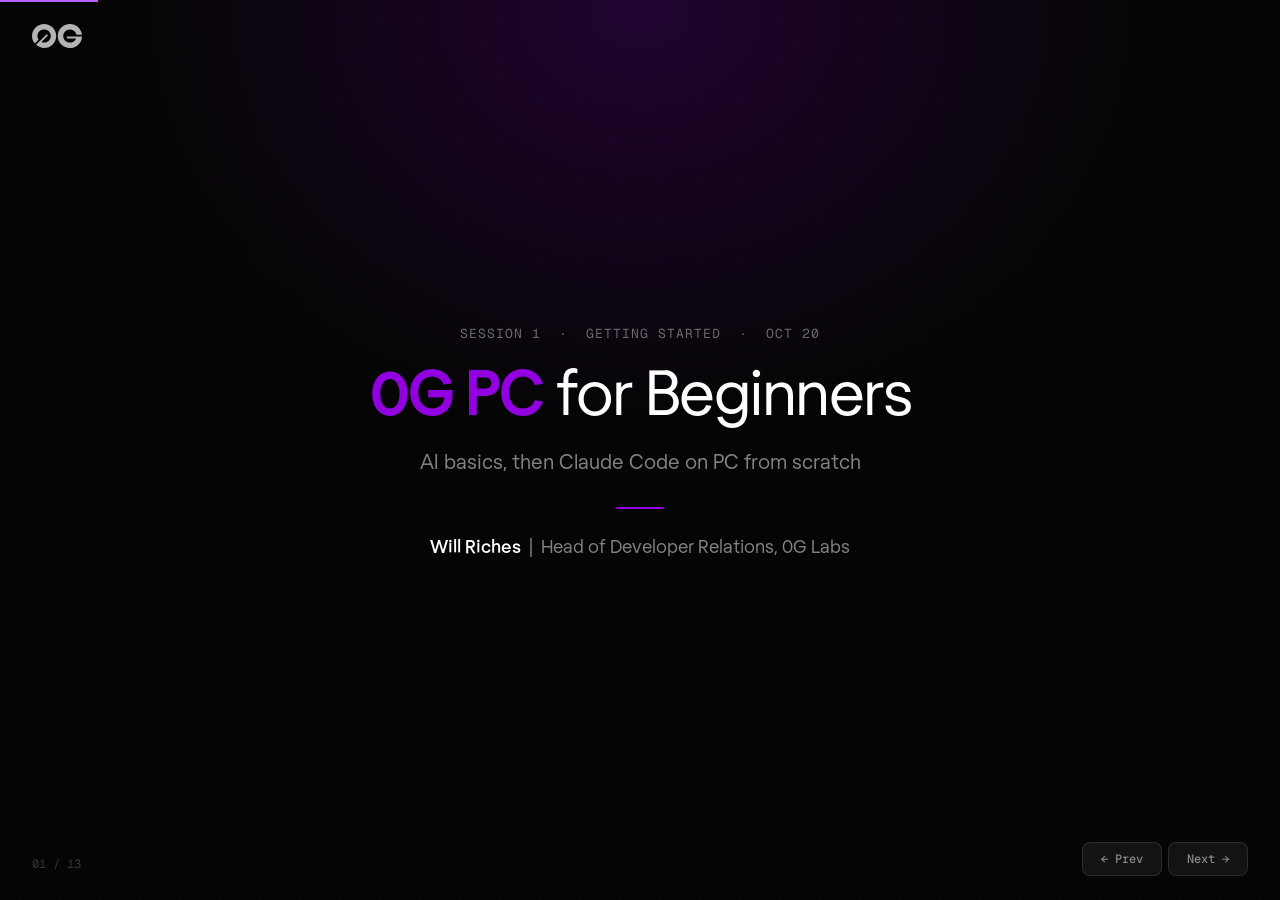
<file: 2026-10-20 0G PC for Beginners 1/index.html>
<!DOCTYPE html>
<html lang="en">
<head>
<meta charset="UTF-8">
<meta name="viewport" content="width=device-width, initial-scale=1.0">
<title>0G PC for Beginners #1: Getting Started</title>
<link rel="stylesheet" href="css/shared.css">
<style>
html,body{
  background:var(--bg);color:var(--text);
  font-family:var(--font);overflow:hidden;height:100%;width:100%;
  -webkit-font-smoothing:antialiased;
}

/* ===== SLIDE SYSTEM ===== */
.slide{
  display:none;position:absolute;inset:0;
  flex-direction:column;justify-content:center;padding:64px 120px 80px;overflow:hidden;
}
.slide.active{display:flex}
.slide.center{align-items:center;text-align:center}

.slide::before{
  content:'';position:absolute;inset:0;
  background-image:radial-gradient(circle,rgba(146,0,225,0.04) 1px,transparent 1px);
  background-size:40px 40px;pointer-events:none;z-index:0;
}
.slide::after{
  content:'';position:absolute;top:-400px;left:50%;transform:translateX(-50%);
  width:1200px;height:700px;
  background:radial-gradient(ellipse,rgba(146,0,225,0.05) 0%,transparent 70%);
  pointer-events:none;z-index:0;
}
.slide.dark{background:#050505;color:#FEFEFE}
.slide.dark::before{background-image:radial-gradient(circle,rgba(146,0,225,0.08) 1px,transparent 1px)}
.slide.dark::after{background:radial-gradient(ellipse at 50% 30%,rgba(146,0,225,0.2) 0%,transparent 60%);top:-200px}
.slide>*{position:relative;z-index:1}

/* ===== TYPOGRAPHY ===== */
h1{font-size:62px;font-weight:300;line-height:1.1;letter-spacing:-2px}
h1 strong{font-weight:700}
h2{font-size:44px;font-weight:300;line-height:1.15;letter-spacing:-1.5px;max-width:1000px}
h2 strong{font-weight:700}
.subtitle{font-size:20px;color:var(--text-2);line-height:1.6;margin-top:16px;font-weight:300;max-width:860px}
.slide.dark .subtitle{color:rgba(254,254,254,0.5)}
.kicker{font-family:var(--mono);font-size:13px;color:var(--text-3);letter-spacing:1px;margin-bottom:20px}
.slide.dark .kicker{color:rgba(254,254,254,0.4)}
.center .divider{margin:28px auto}
.takeaway{font-size:20px;color:var(--text-2);margin-top:40px;max-width:900px;line-height:1.5}
.takeaway strong{color:var(--purple);font-weight:600}

/* ===== COLUMNS ===== */
.cols{display:grid;gap:20px;margin-top:44px;max-width:1080px;width:100%}
.cols.c2{grid-template-columns:1fr 1fr}
.cols.c3{grid-template-columns:1fr 1fr 1fr}
.col{border:1px solid var(--border);border-radius:12px;padding:28px 30px;background:var(--bg-card)}
.col.hl{border-color:var(--purple-border);background:var(--purple-soft)}
.col.bad{border-color:var(--red-border)}
.col h3{font-size:22px;font-weight:600;letter-spacing:-0.3px}
.col.hl h3{color:var(--purple)}
.col p{font-size:17px;color:var(--text-2);line-height:1.55;margin-top:10px}
.col ul{list-style:none;margin-top:14px;display:flex;flex-direction:column;gap:12px}
.col li{font-size:17px;color:var(--text-2);line-height:1.5}
.col li strong{color:var(--text);font-weight:600}
.label{font-family:var(--mono);font-size:12px;text-transform:uppercase;letter-spacing:1.5px;color:var(--text-3);font-weight:600}
.col.hl .label{color:var(--purple)}
.col.bad .label{color:var(--red)}

/* ===== PROMPT BOX ===== */
.prompt{
  font-family:var(--mono);font-size:15px;line-height:1.7;color:var(--text);
  background:var(--bg-alt);border:1px solid var(--border-light);border-radius:8px;
  padding:14px 18px;margin-top:14px;
}
.prompt .dim{color:var(--text-3)}
.result{font-size:16px;color:var(--text-2);margin-top:16px}

/* ===== MODELS TABLE ===== */
.models{border-collapse:collapse;margin-top:40px;width:100%;max-width:1080px;font-size:18px}
.models th{
  font-family:var(--mono);font-size:12px;text-transform:uppercase;letter-spacing:1.5px;
  color:var(--text-3);font-weight:600;text-align:left;padding:0 20px 12px;border-bottom:2px solid var(--border);
}
.models td{padding:15px 20px;border-bottom:1px solid var(--border-light);color:var(--text-2)}
.models td:first-child{font-weight:600;color:var(--text)}
.models .num{font-family:var(--mono);font-size:16px}
.models tr.hl td{background:var(--purple-soft)}
.models tr.hl td:first-child{color:var(--purple)}

/* ===== FLOW ===== */
.flow{display:flex;align-items:stretch;gap:14px;margin-top:44px;max-width:1080px}
.flow .step{flex:1;border:1px solid var(--border);border-radius:12px;padding:22px 24px;background:var(--bg-card);font-size:18px;line-height:1.45}
.flow .step .label{display:block;margin-bottom:8px}
.flow .arrow{align-self:center;color:var(--text-4);font-size:22px}

/* ===== SPLIT BAR ===== */
.split{display:flex;margin-top:52px;max-width:1080px;width:100%;height:72px;border-radius:12px;overflow:hidden;border:1px solid var(--border)}
.split .fast{flex:9;background:var(--bg-alt)}
.split .hard{flex:1;background:var(--purple)}
.split-labels{display:flex;justify-content:space-between;max-width:1080px;width:100%;margin-top:16px;font-size:18px;color:var(--text-2)}
.split-labels .label{display:block;margin-bottom:6px}
.split-labels .end{text-align:right}
.split-labels .end .label{color:var(--purple)}

/* ===== TREE ===== */
.tree{font-family:var(--mono);font-size:17px;line-height:2.1;white-space:pre;color:var(--text)}
.tree .note{color:var(--text-3)}
.tree .hl{color:var(--purple);font-weight:600}

/* ===== SETUP STEPS ===== */
.steps{display:flex;flex-direction:column;gap:18px;margin-top:40px;max-width:1000px}
.steps .row{display:grid;grid-template-columns:40px 300px 1fr;align-items:baseline;gap:12px;font-size:19px}
.steps .n{font-family:var(--mono);color:var(--purple);font-weight:600}
.steps code{font-family:var(--mono);font-size:16px;color:var(--text-2)}

/* ===== CLOSE ===== */
.homework{display:flex;flex-direction:column;gap:16px;margin-top:8px;text-align:left}
.homework div{font-size:22px;color:rgba(254,254,254,0.85);font-weight:300}
.homework span{font-family:var(--mono);color:var(--purple-light);margin-right:16px}
.qr{display:flex;flex-direction:column;align-items:center;gap:12px}
.qr img{width:180px;height:180px;border-radius:14px;border:2px solid rgba(146,0,225,0.3)}
.qr div{font-size:17px;color:rgba(254,254,254,0.6)}
.qr a.url{font-family:var(--mono);font-size:13px;color:var(--purple-light);text-decoration:none;margin-top:-4px}
.qr a.url:hover{text-decoration:underline}

/* ===== CONTROLS ===== */
.nav{position:fixed;bottom:24px;right:32px;z-index:100;display:flex;gap:6px}
.nav button{
  background:var(--bg-card);border:1px solid var(--border);
  color:var(--text-3);padding:8px 18px;border-radius:8px;cursor:pointer;
  font-family:var(--mono);font-size:12px;font-weight:500;transition:all 0.2s;
}
.nav button:hover{background:var(--purple);color:#fff;border-color:var(--purple)}
.slide-counter{position:fixed;bottom:28px;left:32px;z-index:100;font-family:var(--mono);font-size:12px;color:var(--text-4)}
.og-logo{position:fixed;top:24px;left:32px;z-index:100;width:50px;height:24px;color:rgba(10,10,10,0.65);transition:color 0.3s}
.og-logo svg{width:100%;height:100%}
.progress-bar{position:fixed;top:0;left:0;height:2px;background:var(--purple);z-index:300;transition:width 0.4s ease}

/* ===== ANIMATIONS ===== */
@keyframes fadeUp{from{opacity:0;transform:translateY(20px)}to{opacity:1;transform:translateY(0)}}
.slide.active>*{animation:fadeUp 0.5s ease both}
.slide.active>*:nth-child(2){animation-delay:0.05s}
.slide.active>*:nth-child(3){animation-delay:0.1s}
.slide.active>*:nth-child(4){animation-delay:0.15s}
.slide.active>*:nth-child(5){animation-delay:0.2s}
.slide.active>*:nth-child(6){animation-delay:0.25s}
</style>
</head>
<body>

<div class="progress-bar" id="progress"></div>
<div class="og-logo"><svg xmlns="http://www.w3.org/2000/svg" width="100%" height="100%" viewBox="0 0 50 24" fill="none" preserveAspectRatio="xMidYMid meet" aria-hidden="true" role="img"><path d="M50.0009 12.6136C49.6855 18.9497 44.3897 23.9913 37.9033 23.9913C31.214 23.9913 25.791 18.6291 25.791 12.0146C25.791 5.40009 31.214 0.0380859 37.9033 0.0380859C44.1841 0.0380859 49.3483 4.76491 49.956 10.8171H44.4555C43.8858 7.75086 41.169 5.42761 37.9035 5.42761C34.2241 5.42761 31.2416 8.37672 31.2416 12.0146C31.2416 15.6527 34.2241 18.6018 37.9035 18.6018C40.7281 18.6018 43.1418 16.8636 44.111 14.4101H34.8753V12.6136H50.0009Z" fill="currentColor"/><path d="M3.98642 20.8584C8.74078 25.1181 16.0905 24.9803 20.6772 20.4453C25.4072 15.7681 25.4072 8.18505 20.6772 3.50781C15.9469 -1.16927 8.27782 -1.16927 3.54764 3.50781C-0.893505 7.8992 -1.16488 14.8521 2.73348 19.5567L6.62297 15.7108C4.83311 13.1445 5.09269 9.60205 7.40183 7.31886C10.0034 4.7464 14.2215 4.7464 16.8231 7.31886C19.4245 9.89129 19.4245 14.062 16.8231 16.6345C14.8257 18.6094 11.8757 19.0682 9.43583 18.0106L15.9665 11.5531L14.6819 10.2829L3.98642 20.8584Z" fill="currentColor"/></svg></div>

<!-- ============================================================ -->
<!-- SLIDE: TITLE (DARK) -->
<!-- ============================================================ -->
<div class="slide dark center active">
  <div class="kicker">SESSION 1 &nbsp;·&nbsp; GETTING STARTED &nbsp;·&nbsp; OCT 20</div>
  <h1><strong class="accent">0G PC</strong> for Beginners</h1>
  <p class="subtitle">AI basics, then Claude Code on PC from scratch</p>
  <div class="divider"></div>
  <p style="font-size:18px;color:rgba(254,254,254,0.5);font-weight:300"><strong style="color:#fff;font-weight:600">Will Riches</strong> &nbsp;|&nbsp; Head of Developer Relations, 0G Labs</p>
</div>

<!-- ============================================================ -->
<!-- SLIDE: PRIVATE COMPUTER TRADE-OFFS -->
<!-- ============================================================ -->
<div class="slide">
  <div class="kicker">PRIVATE COMPUTER</div>
  <h2>Working with <strong class="accent">Private Computer</strong></h2>
  <div class="cols c2">
    <div class="col hl">
      <div class="label">What you get</div>
      <ul>
        <li><strong>Open models</strong> like GLM, DeepSeek and MiMo, through one key</li>
        <li><strong>Privacy</strong>, with TEE-attested providers</li>
        <li><strong>Low cost</strong>, paid per token with no subscription</li>
      </ul>
    </div>
    <div class="col">
      <div class="label">What to expect</div>
      <ul>
        <li><strong>Slower replies.</strong> Give it fewer, clearer asks</li>
        <li><strong>No web search.</strong> Give it the page, or a URL to fetch</li>
        <li><strong>More slips.</strong> Most AI tools are tuned for Claude, so check the work</li>
      </ul>
    </div>
  </div>
</div>

<!-- ============================================================ -->
<!-- SLIDE: MODELS ON PC -->
<!-- ============================================================ -->
<div class="slide">
  <div class="kicker">PRIVATE COMPUTER</div>
  <h2>Which model to <strong class="accent">pick</strong></h2>
  <table class="models">
    <thead><tr><th>Model</th><th>Use it for</th><th>Context</th><th>Images in</th><th>$ per M, in / out</th></tr></thead>
    <tbody>
      <tr class="hl"><td>GLM 5.3 FlashX</td><td>Default for everything, screenshots included</td><td class="num">1M</td><td>Yes</td><td class="num">0.39 / 1.31</td></tr>
      <tr><td>GLM 5.3</td><td>Long, hard jobs</td><td class="num">1.2M</td><td>No</td><td class="num">1.40 / 4.40</td></tr>
      <tr><td>DeepSeek V4 Flash</td><td>The cheapest that's still reliable</td><td class="num">1.4M</td><td>No</td><td class="num">0.26 / 0.79</td></tr>
    </tbody>
  </table>
  <p class="takeaway">Six more in the <span class="mono">/model</span> menu, all on one key. <strong>Image and video models can't run Claude Code, but it can call them for you.</strong></p>
</div>

<!-- ============================================================ -->
<!-- SLIDE: PICK THE RIGHT TOOL -->
<!-- ============================================================ -->
<div class="slide">
  <div class="kicker">AI BASICS &nbsp;·&nbsp; PICK THE RIGHT TOOL</div>
  <h2>The terminal is where AI has <strong class="accent">the most power</strong></h2>
  <div class="cols c3">
    <div class="col">
      <h3>Chat</h3>
      <p>Quick questions and drafts. It only knows what you paste in.</p>
    </div>
    <div class="col hl">
      <h3>CLI agent</h3>
      <p>Works on your machine. Reads files, runs commands, edits docs and code. Anything you can do in a terminal.</p>
    </div>
    <div class="col">
      <h3>Specialised tools</h3>
      <p>Design, slides, images and video. A tool built for one job still beats a general agent there.</p>
    </div>
  </div>
  <p class="takeaway">Default to the CLI for real work. <strong>Switch when the output is visual.</strong></p>
</div>

<!-- ============================================================ -->
<!-- SLIDE: CONTEXT IS EVERYTHING -->
<!-- ============================================================ -->
<div class="slide">
  <div class="kicker">AI BASICS &nbsp;·&nbsp; GIVE IT EVERYTHING</div>
  <h2>Low entropy in, <strong class="accent">low quality out</strong></h2>
  <div class="cols c2">
    <div class="col bad">
      <div class="label">Thin</div>
      <div class="prompt">write a tweet announcing GLM 5.3 on PC</div>
      <p class="result">Generic. Could be any company, any model.</p>
    </div>
    <div class="col hl">
      <div class="label">Rich</div>
      <div class="prompt">write a tweet announcing GLM 5.3 on PC<br><span class="dim">+ release notes PDF<br>+ the pricing page<br>+ the Slack thread on our angle<br>+ three past tweets we liked</span></div>
      <p class="result">Specific, on-brand, with the right numbers.</p>
    </div>
  </div>
  <p class="takeaway">Don't tidy it, dump it. <strong>The model is great at sorting a mess. It can't invent what you didn't give it.</strong></p>
</div>

<!-- ============================================================ -->
<!-- SLIDE: ONE CHUNK AT A TIME -->
<!-- ============================================================ -->
<div class="slide">
  <div class="kicker">AI BASICS &nbsp;·&nbsp; ONE CHUNK AT A TIME</div>
  <h2>Ask for one piece, <strong class="accent">review it</strong>, then move on</h2>
  <div class="flow">
    <div class="step"><span class="label">Ask</span>The landing page</div>
    <div class="arrow">→</div>
    <div class="step"><span class="label">Review</span>Read it, try it, fix it</div>
    <div class="arrow">→</div>
    <div class="step"><span class="label">Next</span>The sign-up form</div>
  </div>
  <p class="takeaway">"Build the whole event site" gives you more than you can check, so you end up accepting it unread. <strong>Small pieces are easy to review and easy to undo.</strong></p>
</div>

<!-- ============================================================ -->
<!-- SLIDE: NEVER ACCEPT A MISS -->
<!-- ============================================================ -->
<div class="slide">
  <div class="kicker">AI BASICS &nbsp;·&nbsp; NEVER ACCEPT A MISS</div>
  <h2>Every hand edit is <strong class="accent">a rule you haven't written</strong></h2>
  <div class="flow">
    <div class="step">It gets something wrong</div>
    <div class="arrow">→</div>
    <div class="step">Say what you wanted, and why</div>
    <div class="arrow">→</div>
    <div class="step">Ask it to save that as a rule</div>
    <div class="arrow">→</div>
    <div class="step">Next time it's right</div>
  </div>
  <div class="prompt" style="margin-top:36px;max-width:1080px">You keep opening emails with pleasantries. I want the ask in the first line. Add that to my CLAUDE.md with an example.</div>
</div>

<!-- ============================================================ -->
<!-- SLIDE: WRITING GOOD RULES -->
<!-- ============================================================ -->
<div class="slide">
  <div class="kicker">AI BASICS &nbsp;·&nbsp; WRITE RULES THAT WORK</div>
  <h2>Show it the target, <strong class="accent">and say why</strong></h2>
  <div class="cols c2">
    <div class="col bad">
      <div class="label">Restrictions</div>
      <div class="prompt">Don't be verbose.<br>Don't use jargon.<br>Don't use so many bullet points.</div>
      <p class="result">Says what's wrong, not what good looks like.</p>
    </div>
    <div class="col hl">
      <div class="label">An example, with the reason</div>
      <div class="prompt">Write like a message to a busy colleague: the ask first, then two plain sentences. They read it on their phone.<br><span class="dim">e.g. "Can you check the GLM row on the pricing page today? Both prices changed on Friday."</span></div>
      <p class="result">The reason covers the cases you didn't list.</p>
    </div>
  </div>
</div>

<!-- ============================================================ -->
<!-- SLIDE: THE LAST 10% -->
<!-- ============================================================ -->
<div class="slide">
  <div class="kicker">AI BASICS &nbsp;·&nbsp; THE LAST 10%</div>
  <h2>The first 90% is fast. <strong class="accent">The last 10% is the work.</strong></h2>
  <div class="split"><div class="fast"></div><div class="hard"></div></div>
  <div class="split-labels">
    <div><span class="label">First 90%</span>Minutes. It feels done.</div>
    <div class="end"><span class="label">Last 10%</span>Edge cases, polish, checking it's right</div>
  </div>
  <p class="takeaway">Enjoy the speed. <strong>Don't mistake a fast draft for a finished job.</strong></p>
</div>

<!-- ============================================================ -->
<!-- SLIDE: AMPLIFY YOUR EXPERTISE -->
<!-- ============================================================ -->
<div class="slide">
  <div class="kicker">AI BASICS &nbsp;·&nbsp; AMPLIFY YOUR EXPERTISE</div>
  <h2>Amplify your expertise, <strong class="accent">don't fake someone else's</strong></h2>
  <div class="cols c2">
    <div class="col hl">
      <div class="label">In your field</div>
      <p>AI makes you faster and better. You can tell good from okay.</p>
    </div>
    <div class="col">
      <div class="label">Outside it</div>
      <p>AI gets you to okay, and you can't see what's missing. Use it to shorten the loop: a sharper brief, a first draft, better questions. Then hand it to the expert.</p>
    </div>
  </div>
  <p class="takeaway">A marketer with AI beats an engineer with AI <strong>at marketing.</strong></p>
</div>

<!-- ============================================================ -->
<!-- SLIDE: WORKSPACE AND CLAUDE.MD -->
<!-- ============================================================ -->
<div class="slide">
  <div class="kicker">CLAUDE CODE ON PC &nbsp;·&nbsp; YOUR WORKSPACE</div>
  <h2>One folder for everything, <strong class="accent">one folder per project</strong></h2>
  <div style="display:grid;grid-template-columns:1.15fr 1fr;gap:56px;margin-top:44px;max-width:1080px;align-items:center">
<div class="tree">~/.claude/CLAUDE.md      <span class="note">your rules, every session</span>
~/projects/              <span class="note">start Claude here</span>
├─ <span class="hl">CLAUDE.md</span>             <span class="note">map of your projects</span>
├─ team-intro/
│  └─ <span class="hl">CLAUDE.md</span>          <span class="note">this project's rules</span>
└─ launch-post/</div>
    <div class="col" style="border:none;background:none;padding:0">
      <ul style="margin-top:0;gap:18px">
        <li><strong>CLAUDE.md</strong> is a plain text file of rules. Claude Code reads it every session.</li>
        <li><strong>New idea?</strong> Ask for a new folder. Everything starts on your laptop.</li>
        <li><strong>Worth keeping?</strong> Ask it to push the folder to GitHub.</li>
      </ul>
    </div>
  </div>
</div>

<!-- ============================================================ -->
<!-- SLIDE: LIVE DEMO STEPS -->
<!-- ============================================================ -->
<div class="slide">
  <div class="kicker">CLAUDE CODE ON PC &nbsp;·&nbsp; LIVE</div>
  <h2>Setting up <strong class="accent">from scratch</strong></h2>
  <div class="steps">
    <div class="row"><span class="n">1</span><span>Install Claude Code</span><code>curl -fsSL https://claude.ai/install.sh | bash</code></div>
    <div class="row"><span class="n">2</span><span>Create an API key</span><code>pc.0g.ai → Dashboard → API Keys</code></div>
    <div class="row"><span class="n">3</span><span>Point it at PC</span><code>~/.claude-0g/settings.json</code></div>
    <div class="row"><span class="n">4</span><span>Make your workspace</span><code>mkdir ~/projects &amp;&amp; cd ~/projects</code></div>
    <div class="row"><span class="n">5</span><span>Start</span><code>claude-0g</code></div>
  </div>
  <p class="takeaway">Every command is in the guide, <a href="https://github.com/wriches/sessions/tree/main/0g-pc-for-beginners/01-getting-started" target="_blank" style="text-decoration:none"><strong class="mono" style="font-size:18px">github.com/wriches/sessions</strong></a></p>
</div>

<!-- ============================================================ -->
<!-- SLIDE: HOMEWORK (DARK) -->
<!-- ============================================================ -->
<div class="slide dark center">
  <div class="kicker">THIS WEEK</div>
  <div style="display:flex;gap:96px;align-items:center;margin-top:12px">
    <div class="homework">
      <div><span>1</span>Set up Claude Code on PC</div>
      <div><span>2</span>Use it for one real task from your job</div>
      <div><span>3</span>Write one rule when it gets something wrong</div>
    </div>
    <div class="qr">
      <a href="https://github.com/wriches/sessions/tree/main/0g-pc-for-beginners/01-getting-started" target="_blank"><img src="img/qr-guide.png" alt="PC for Beginners guide"></a>
      <div>The guide</div>
      <a class="url" href="https://github.com/wriches/sessions/tree/main/0g-pc-for-beginners/01-getting-started" target="_blank">github.com/wriches/sessions</a>
    </div>
  </div>
</div>

<!-- ============================================================ -->
<!-- CONTROLS                                                     -->
<!-- ============================================================ -->
<div class="slide-counter" id="counter"></div>
<div class="nav"><button onclick="prev()">← Prev</button><button onclick="next()">Next →</button></div>

<script>
const slides=document.querySelectorAll('.slide');
const total=slides.length;
const progress=document.getElementById('progress');
const counter=document.getElementById('counter');
const hashMatch=location.hash.match(/^#slide(\d+)$/);
const hashSlide=hashMatch?parseInt(hashMatch[1],10):0;
let current=(hashSlide>=1&&hashSlide<=total)?hashSlide-1:0;

function show(n){
  slides.forEach(s=>{s.classList.remove('active');s.classList.remove('revealed')});
  slides[n].classList.add('active');
  history.replaceState(null,null,'#slide'+(n+1));
  progress.style.width=((n+1)/total*100)+'%';
  counter.textContent=String(n+1).padStart(2,'0')+' / '+String(total).padStart(2,'0');
  const isDark=slides[n].classList.contains('dark');
  const hasIframe=slides[n].querySelector('iframe');
  const logo=document.querySelector('.og-logo');
  logo.style.color=isDark?'rgba(254,254,254,0.7)':'rgba(10,10,10,0.65)';
  logo.style.display=hasIframe?'none':'';
  counter.style.color=isDark?'rgba(254,254,254,0.2)':'var(--text-4)';
  document.querySelectorAll('.nav button').forEach(b=>{
    b.style.background=isDark?'rgba(255,255,255,0.06)':'';
    b.style.borderColor=isDark?'rgba(255,255,255,0.1)':'';
    b.style.color=isDark?'rgba(255,255,255,0.5)':'';
  });
  progress.style.background=isDark?'var(--purple-light)':'var(--purple)';
}

function next(){
  const s=slides[current];
  if(s.hasAttribute('data-reveal')&&!s.classList.contains('revealed')){
    s.classList.add('revealed');
    return;
  }
  if(current<total-1){current++;show(current)}
}
function prev(){
  const s=slides[current];
  if(s.hasAttribute('data-reveal')&&s.classList.contains('revealed')){
    s.classList.remove('revealed');
    return;
  }
  if(current>0){current--;show(current)}
}

document.addEventListener('keydown',e=>{
  if(e.key==='ArrowRight'||e.key===' ')next();
  if(e.key==='ArrowLeft')prev();
  if((e.key==='f'||e.key==='F')&&!e.metaKey&&!e.ctrlKey){
    if(!document.fullscreenElement)document.documentElement.requestFullscreen();
    else document.exitFullscreen();
  }
});

show(current);

// Listen for keyboard events forwarded from iframe companion pages
window.addEventListener('message',e=>{
  if(e.data&&e.data.type==='slideKey'){
    if(e.data.key==='ArrowRight')next();
    else if(e.data.key==='ArrowLeft')prev();
    else if(e.data.key==='f'||e.data.key==='F'){
      if(!document.fullscreenElement)document.documentElement.requestFullscreen();
      else document.exitFullscreen();
    }
  }
});
</script>
</body>
</html>
</file>
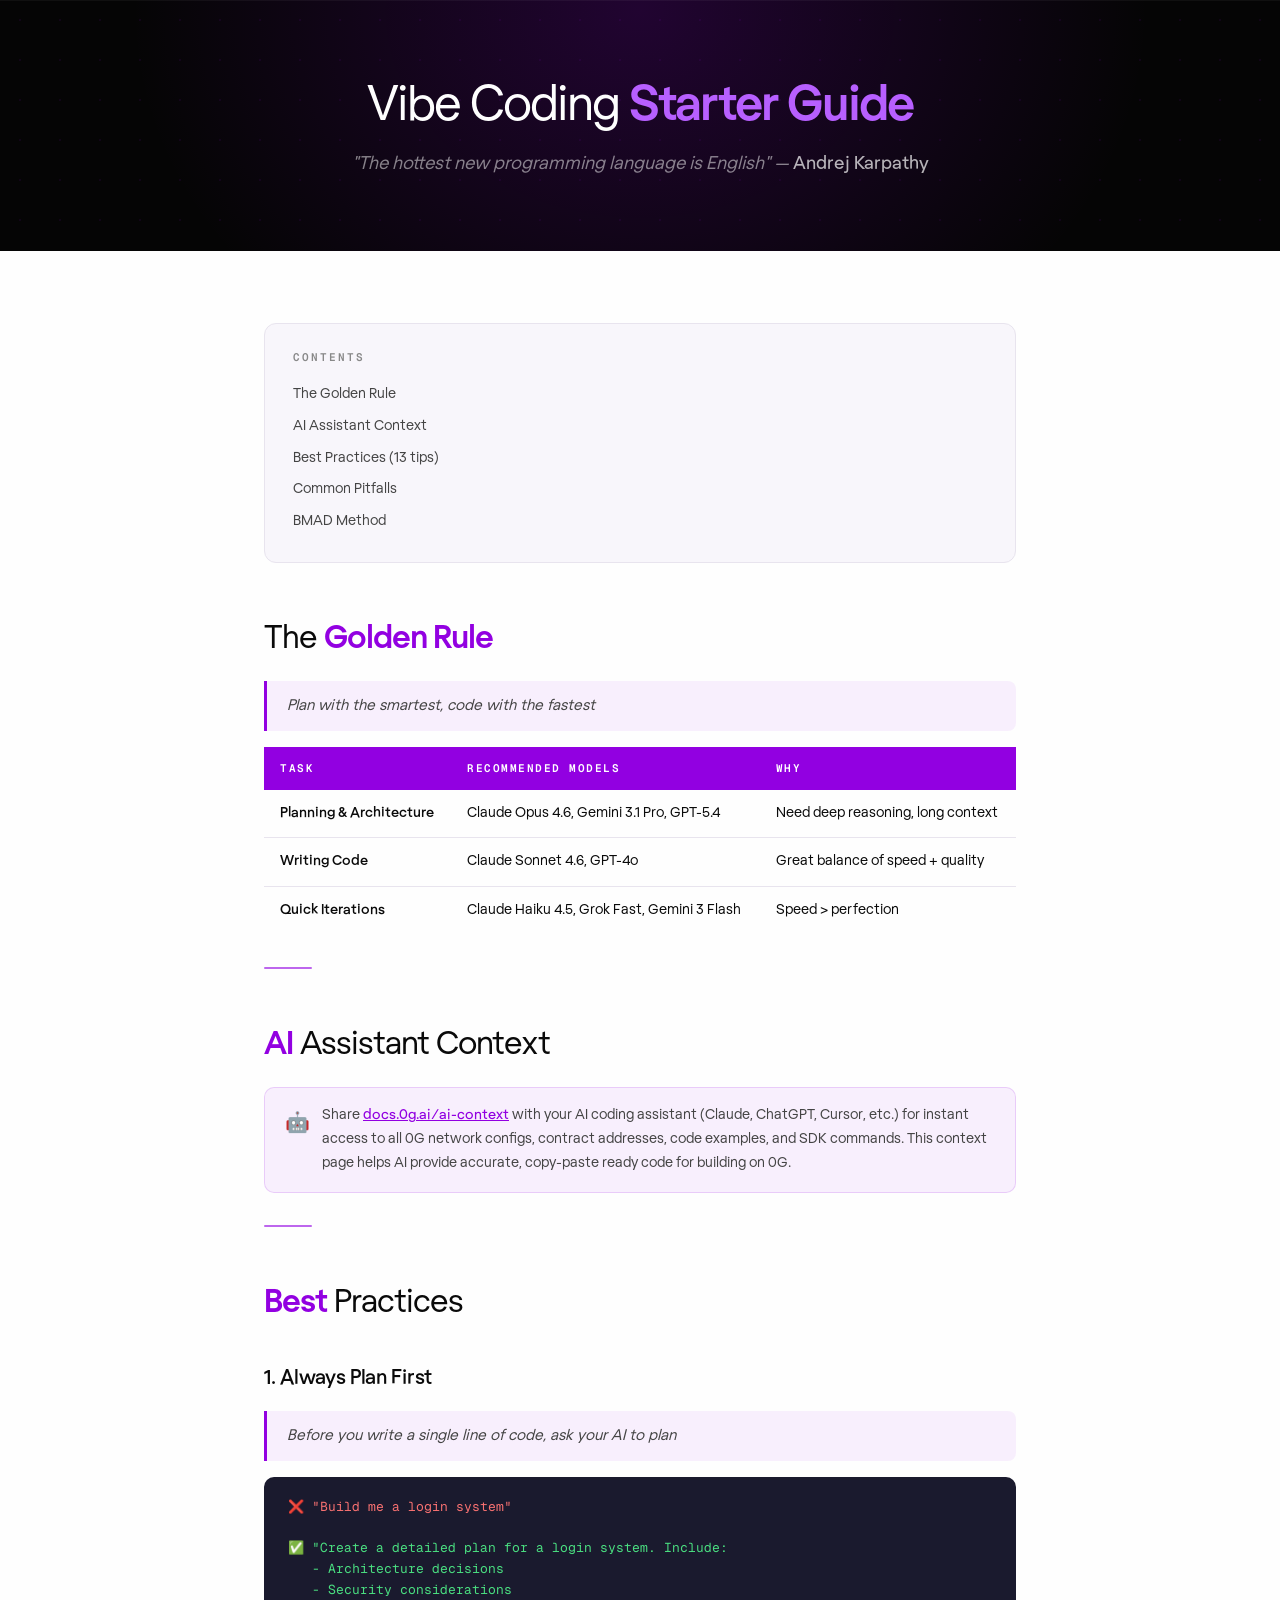
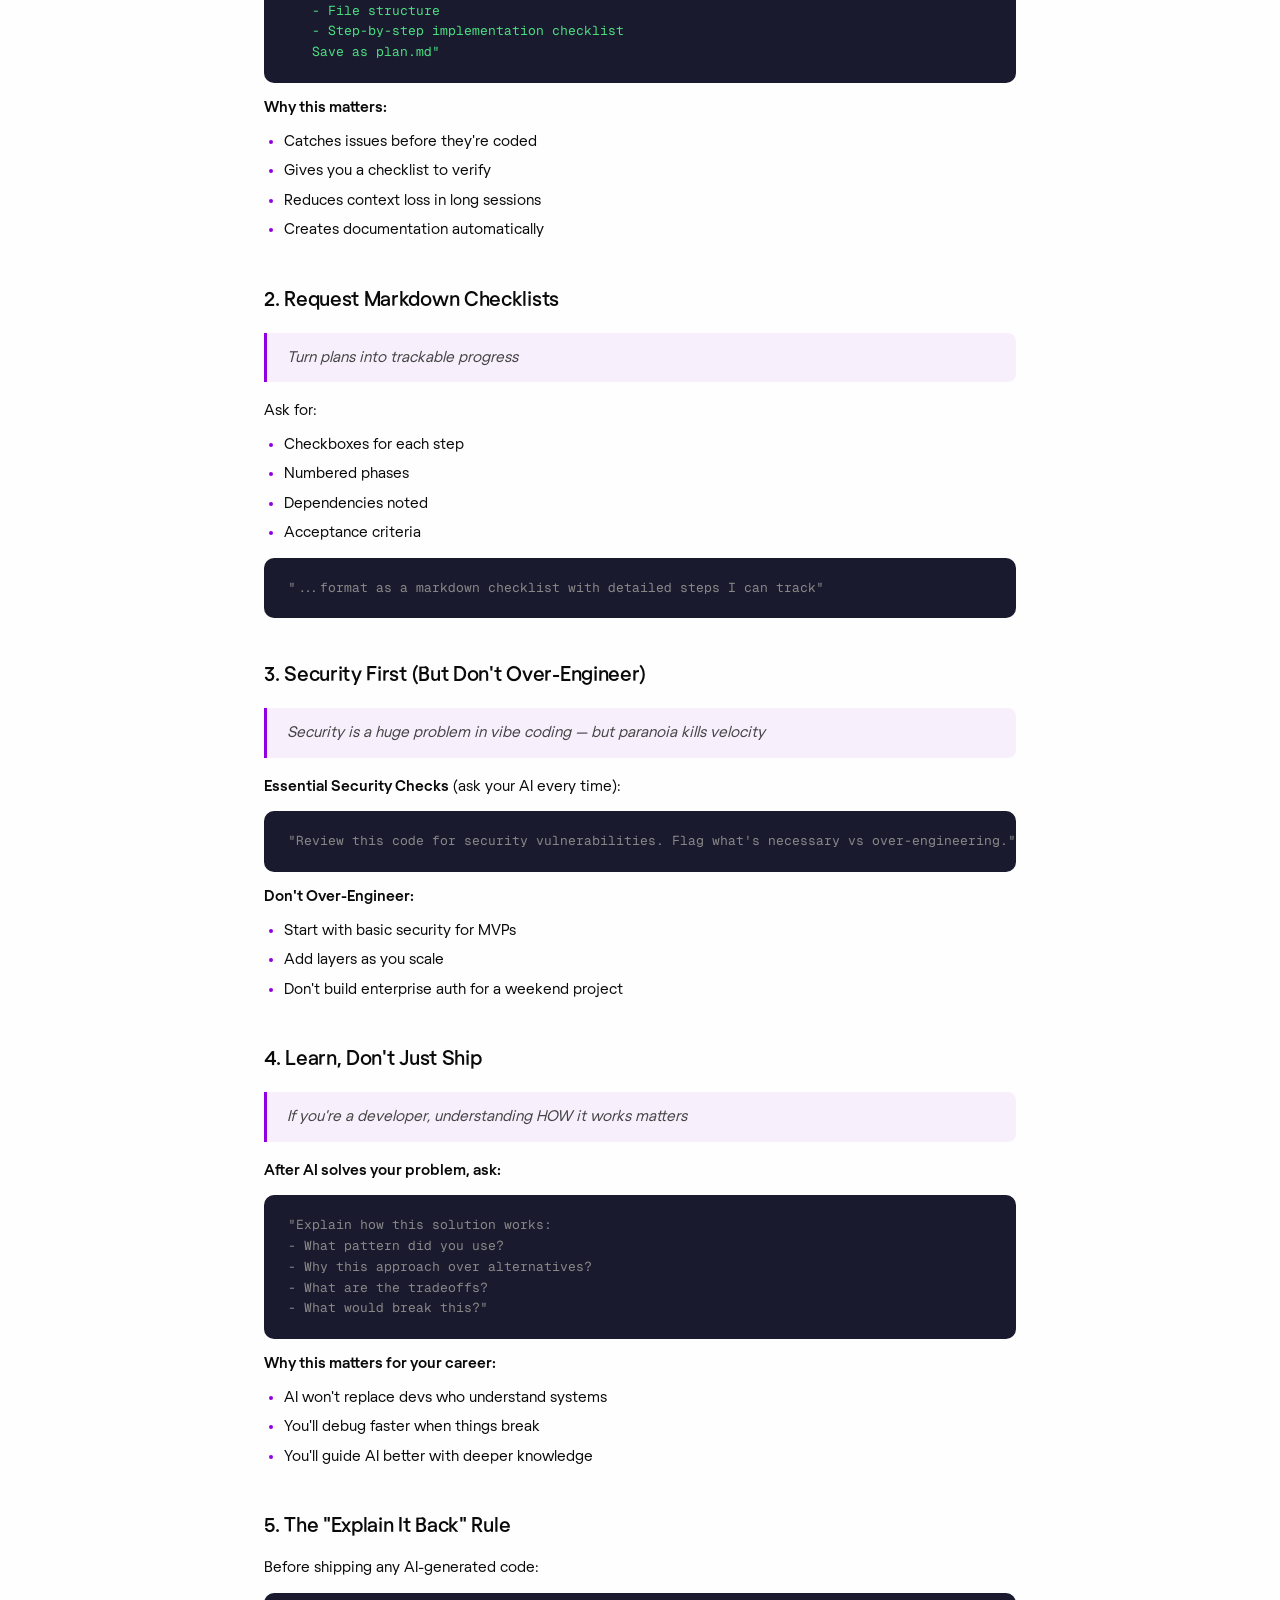
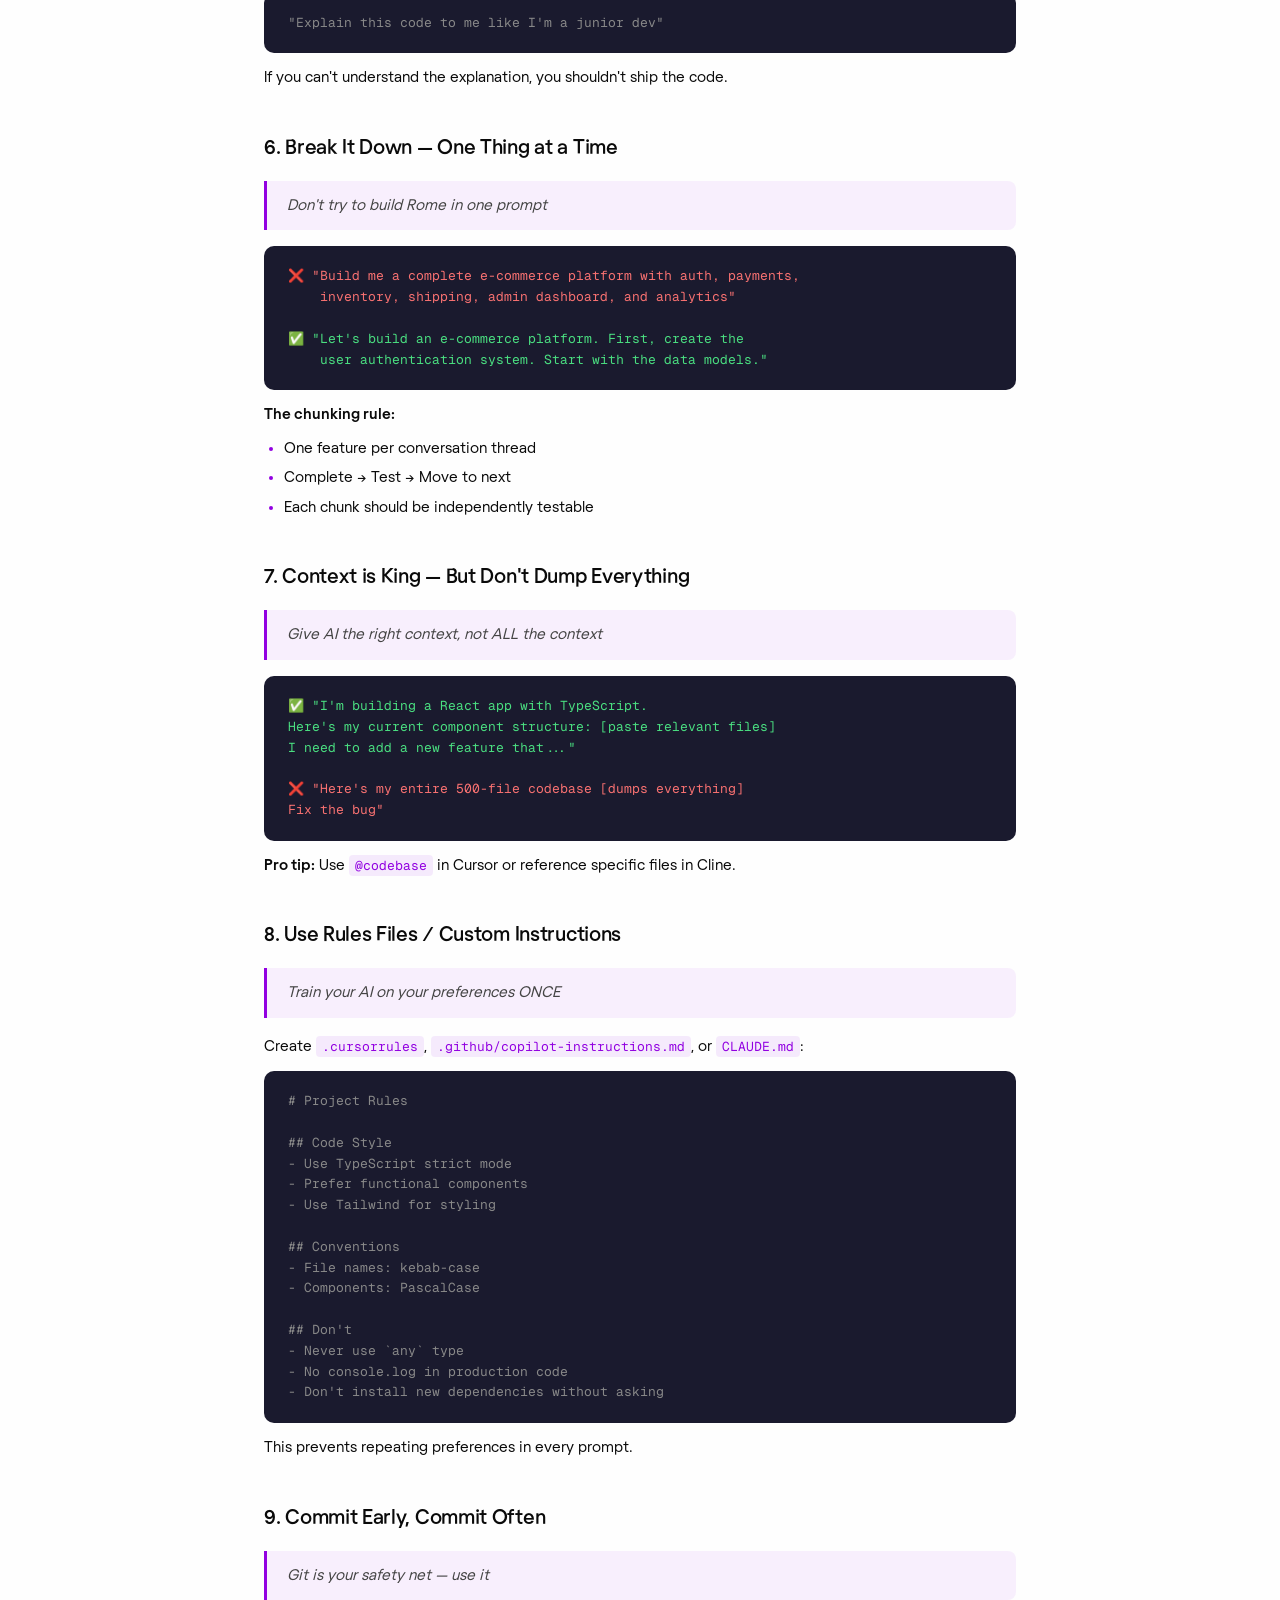
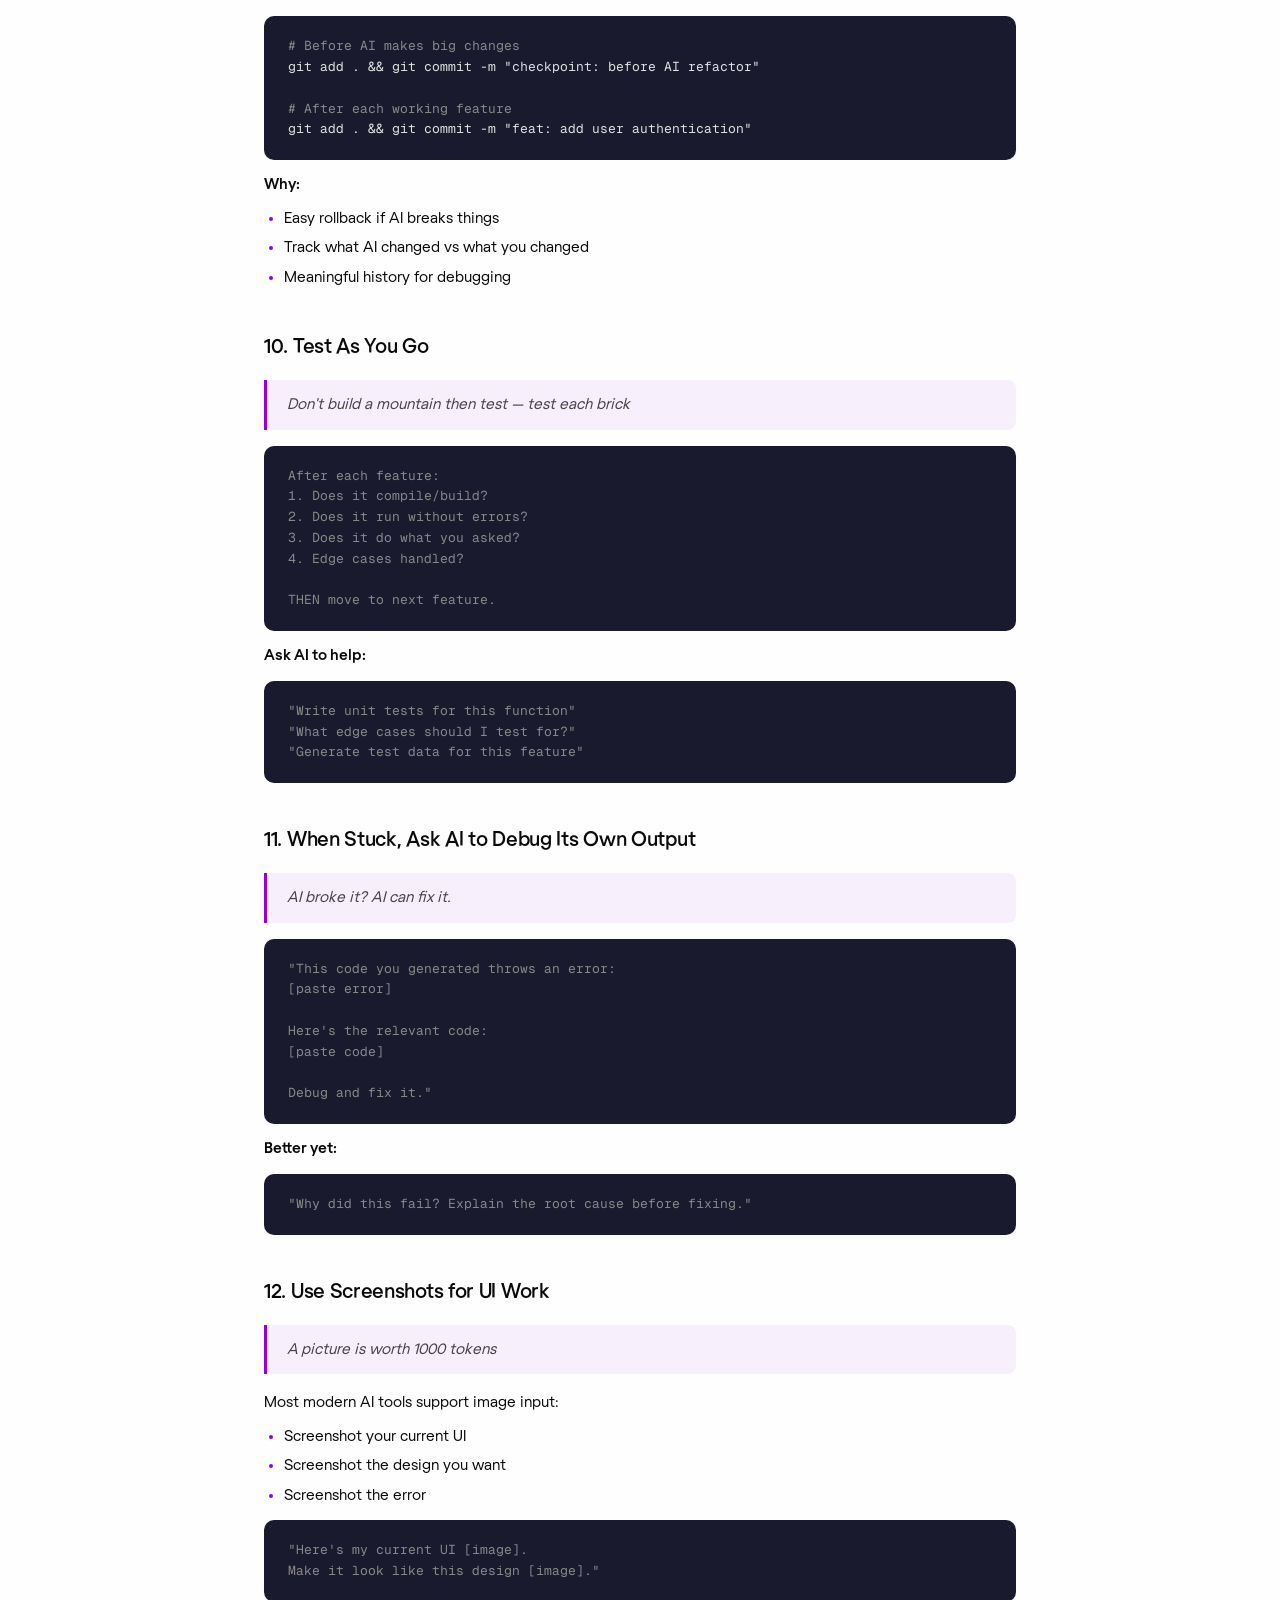
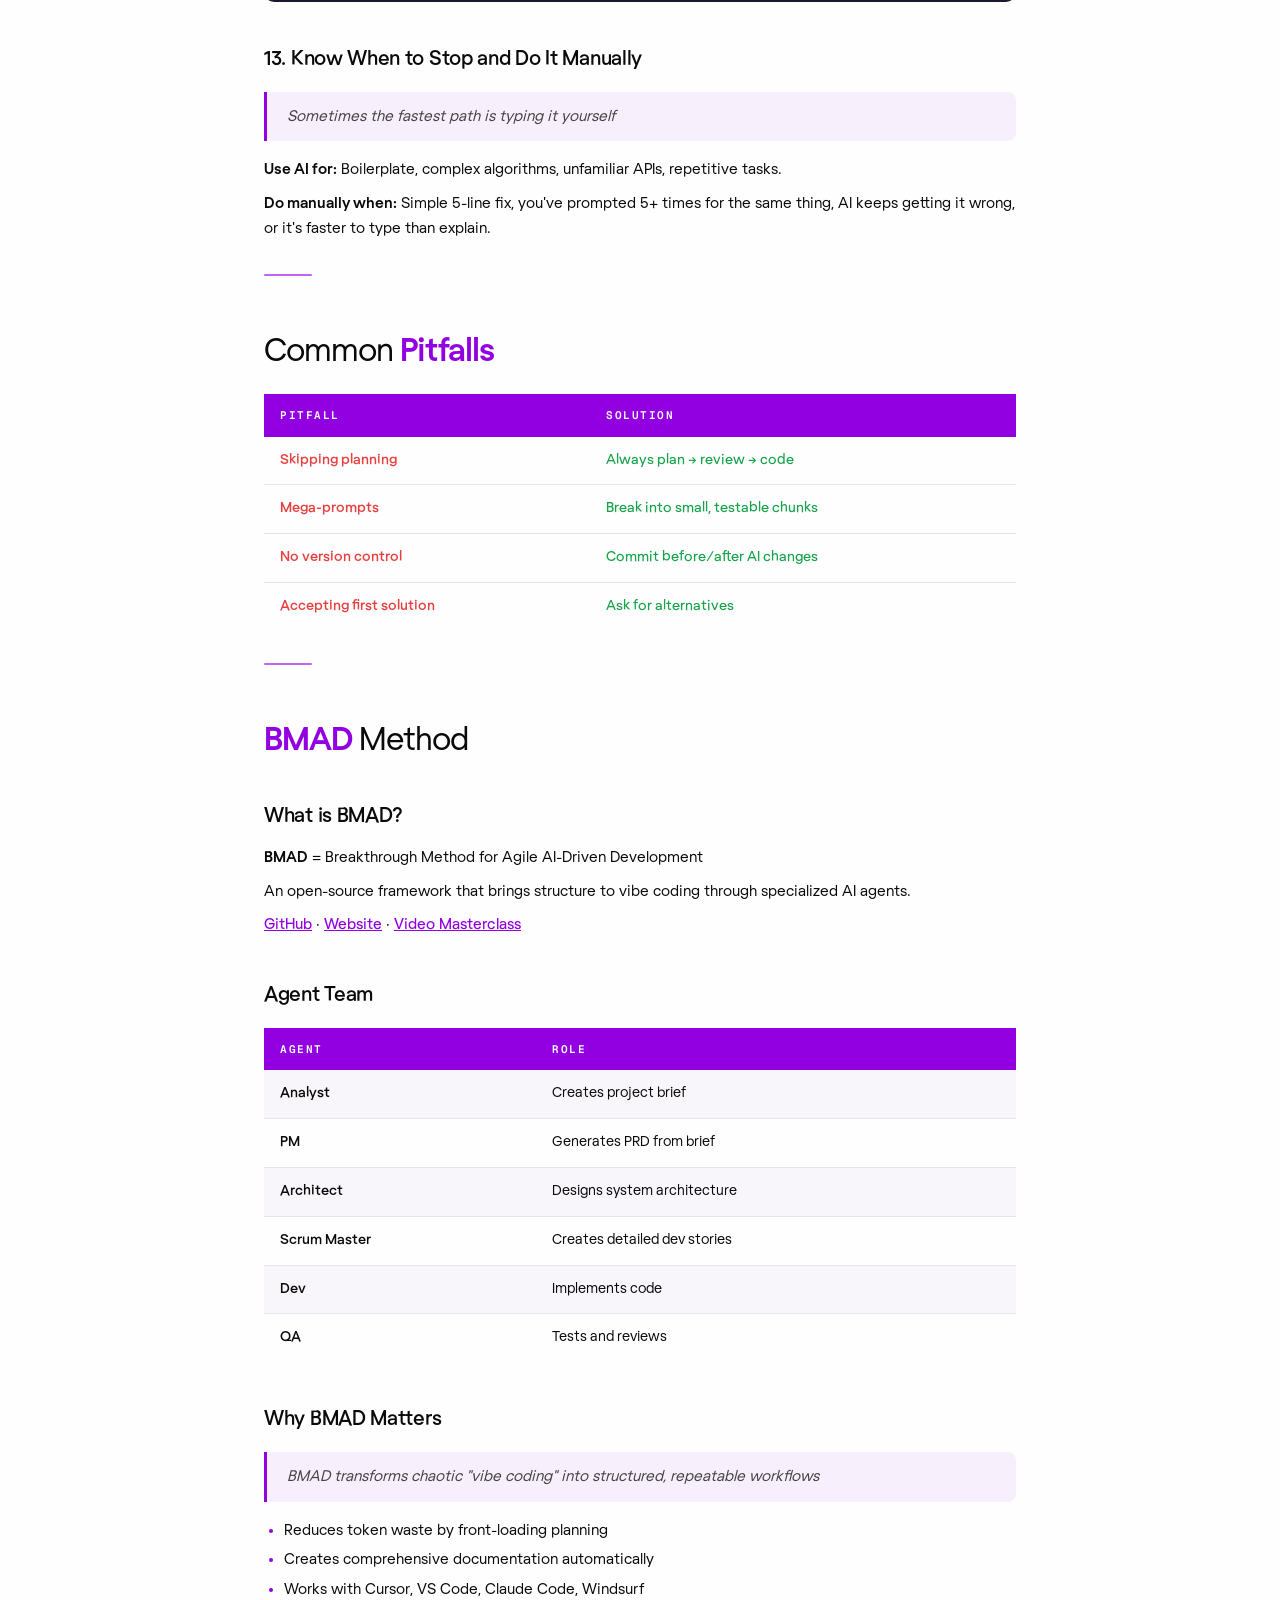
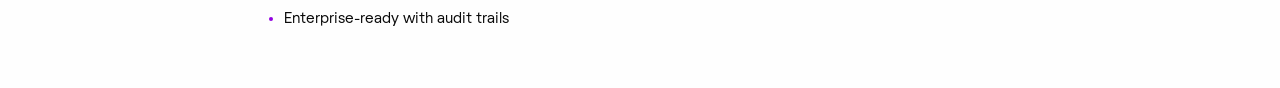
<file: 2026-03-23 Onsite Lagos/vibe-coding-guide.html>
<!DOCTYPE html>
<html lang="en">
<head>
<meta charset="UTF-8">
<meta name="viewport" content="width=device-width, initial-scale=1.0">
<title>Vibe Coding Starter Guide</title>
<link rel="preconnect" href="https://fonts.googleapis.com">
<link rel="preconnect" href="https://fonts.gstatic.com" crossorigin>
<link href="https://fonts.googleapis.com/css2?family=Inter:wght@300;400;500;600;700;900&family=JetBrains+Mono:wght@400;500;600&display=swap" rel="stylesheet">
<link rel="stylesheet" href="css/shared.css">
<style>
html{scroll-behavior:smooth}
body{
  background:var(--bg);color:var(--text);
  font-family:var(--font);line-height:1.7;
  -webkit-font-smoothing:antialiased;
  padding:0;margin:0;
}
.hero{
  background:#050505;color:#FEFEFE;
  padding:80px 24px 64px;text-align:center;
  position:relative;overflow:hidden;
}
.hero::before{
  content:'';position:absolute;inset:0;
  background-image:radial-gradient(circle,rgba(146,0,225,0.08) 1px,transparent 1px);
  background-size:40px 40px;pointer-events:none;
}
.hero::after{
  content:'';position:absolute;top:-200px;left:50%;transform:translateX(-50%);
  width:1200px;height:700px;
  background:radial-gradient(ellipse at 50% 30%,rgba(146,0,225,0.2) 0%,transparent 60%);
  pointer-events:none;
}
.hero>*{position:relative;z-index:1}
.hero h1{font-size:48px;font-weight:300;letter-spacing:-2px;line-height:1.1}
.hero h1 strong{font-weight:700;color:var(--purple-light)}
.hero .quote{font-size:18px;color:rgba(254,254,254,0.5);margin-top:16px;font-style:italic;font-weight:300}
.hero .quote strong{color:rgba(254,254,254,0.7);font-weight:500;font-style:normal}

.container{max-width:800px;margin:0 auto;padding:48px 24px}

h2{font-size:32px;font-weight:300;letter-spacing:-1px;margin-top:56px;margin-bottom:24px;line-height:1.2}
h2 strong{font-weight:700}
h3{font-size:20px;font-weight:600;margin-top:40px;margin-bottom:12px;letter-spacing:-0.3px}

.divider{margin:32px 0}

blockquote{
  border-left:3px solid var(--purple);padding:12px 20px;
  margin:16px 0;background:var(--purple-soft);border-radius:0 8px 8px 0;
  font-size:15px;color:var(--text-2);font-style:italic;
}

.table-wrap{overflow-x:auto;margin:16px 0}
table{width:100%;border-collapse:collapse;font-size:14px}
th{
  background:var(--purple);color:#fff;font-family:var(--mono);
  font-size:11px;text-transform:uppercase;letter-spacing:1.5px;
  padding:12px 16px;text-align:left;font-weight:600;
}
td{padding:12px 16px;border-bottom:1px solid var(--border)}
tr:last-child td{border-bottom:none}
td:first-child{font-weight:600}

.card{padding:24px;margin:16px 0}

pre{
  background:#1a1a2e;color:#e0e0e0;border-radius:10px;
  padding:20px 24px;margin:12px 0;overflow-x:auto;
  font-family:var(--mono);font-size:13px;line-height:1.6;
}
pre .good{color:#4ade80}
pre .bad{color:#f87171}
pre .comment{color:#888}

code{
  background:rgba(146,0,225,0.08);color:var(--purple);
  padding:2px 6px;border-radius:4px;font-family:var(--mono);font-size:13px;
}
pre code{background:none;color:inherit;padding:0}

ul{margin:8px 0 8px 20px}
li{margin:4px 0;font-size:15px}
li::marker{color:var(--purple)}

p{margin:8px 0;font-size:15px}

.callout{
  display:flex;gap:12px;align-items:flex-start;
  background:var(--purple-soft);border:1px solid var(--purple-border);
  border-radius:10px;padding:16px 20px;margin:16px 0;
}
.callout-icon{font-size:20px;flex-shrink:0;margin-top:2px}
.callout-text{font-size:14px;color:var(--text-2)}
.callout-text a{color:var(--purple);font-weight:500}

.pitfall-table td:first-child{color:var(--red);font-weight:600}
.pitfall-table td:last-child{color:var(--green);font-weight:500}

.agent-table tr:nth-child(odd) td{background:var(--bg-alt)}

.back-link{
  display:inline-flex;align-items:center;gap:6px;
  font-family:var(--mono);font-size:12px;color:var(--purple);
  text-decoration:none;letter-spacing:0.5px;text-transform:uppercase;
  margin-bottom:16px;font-weight:500;
}
.back-link:hover{opacity:0.7}

.toc{
  background:var(--bg-alt);border:1px solid var(--border);
  border-radius:12px;padding:24px 28px;margin:24px 0;
}
.toc-title{font-family:var(--mono);font-size:11px;text-transform:uppercase;letter-spacing:2px;color:var(--text-3);font-weight:600;margin-bottom:12px}
.toc a{
  display:block;font-size:14px;color:var(--text-2);
  text-decoration:none;padding:4px 0;
}
.toc a:hover{color:var(--purple)}

.sticky-header{
  position:fixed;top:0;left:0;right:0;z-index:100;
  display:flex;align-items:center;gap:12px;
  padding:12px 24px;
  background:rgba(254,254,254,0.92);backdrop-filter:blur(12px);
  border-bottom:1px solid var(--border);
  transform:translateY(-100%);transition:transform 0.3s ease;
}
.sticky-header.visible{transform:translateY(0)}
.sticky-header svg{width:40px;height:20px;color:var(--text);flex-shrink:0}
.sticky-header .header-title{font-size:14px;font-weight:600;letter-spacing:-0.3px;color:var(--text)}
</style>
</head>
<body>

<div class="sticky-header" id="stickyHeader">
  <svg xmlns="http://www.w3.org/2000/svg" viewBox="0 0 50 24" fill="none" preserveAspectRatio="xMidYMid meet"><path d="M50.0009 12.6136C49.6855 18.9497 44.3897 23.9913 37.9033 23.9913C31.214 23.9913 25.791 18.6291 25.791 12.0146C25.791 5.40009 31.214 0.0380859 37.9033 0.0380859C44.1841 0.0380859 49.3483 4.76491 49.956 10.8171H44.4555C43.8858 7.75086 41.169 5.42761 37.9035 5.42761C34.2241 5.42761 31.2416 8.37672 31.2416 12.0146C31.2416 15.6527 34.2241 18.6018 37.9035 18.6018C40.7281 18.6018 43.1418 16.8636 44.111 14.4101H34.8753V12.6136H50.0009Z" fill="currentColor"/><path d="M3.98642 20.8584C8.74078 25.1181 16.0905 24.9803 20.6772 20.4453C25.4072 15.7681 25.4072 8.18505 20.6772 3.50781C15.9469 -1.16927 8.27782 -1.16927 3.54764 3.50781C-0.893505 7.8992 -1.16488 14.8521 2.73348 19.5567L6.62297 15.7108C4.83311 13.1445 5.09269 9.60205 7.40183 7.31886C10.0034 4.7464 14.2215 4.7464 16.8231 7.31886C19.4245 9.89129 19.4245 14.062 16.8231 16.6345C14.8257 18.6094 11.8757 19.0682 9.43583 18.0106L15.9665 11.5531L14.6819 10.2829L3.98642 20.8584Z" fill="currentColor"/></svg>
  <span class="header-title">Vibe Coding Starter Guide</span>
</div>

<div class="hero">
  <h1>Vibe Coding <strong>Starter Guide</strong></h1>
  <p class="quote">"The hottest new programming language is English" — <strong>Andrej Karpathy</strong></p>
</div>

<div class="container">

  <div class="toc">
    <div class="toc-title">Contents</div>
    <a href="#golden-rule">The Golden Rule</a>
    <a href="#ai-context">AI Assistant Context</a>
    <a href="#best-practices">Best Practices (13 tips)</a>
    <a href="#pitfalls">Common Pitfalls</a>
    <a href="#bmad">BMAD Method</a>
  </div>

  <!-- THE GOLDEN RULE -->
  <h2 id="golden-rule">The <strong class="accent">Golden Rule</strong></h2>
  <blockquote>Plan with the smartest, code with the fastest</blockquote>

  <div class="table-wrap">
    <table>
      <thead><tr><th>Task</th><th>Recommended Models</th><th>Why</th></tr></thead>
      <tbody>
        <tr><td>Planning & Architecture</td><td>Claude Opus 4.6, Gemini 3.1 Pro, GPT-5.4</td><td>Need deep reasoning, long context</td></tr>
        <tr><td>Writing Code</td><td>Claude Sonnet 4.6, GPT-4o</td><td>Great balance of speed + quality</td></tr>
        <tr><td>Quick Iterations</td><td>Claude Haiku 4.5, Grok Fast, Gemini 3 Flash</td><td>Speed > perfection</td></tr>
      </tbody>
    </table>
  </div>

  <div class="divider"></div>

  <!-- AI CONTEXT -->
  <h2 id="ai-context"><strong class="accent">AI</strong> Assistant Context</h2>

  <div class="callout">
    <span class="callout-icon">🤖</span>
    <div class="callout-text">
      Share <a href="https://docs.0g.ai/ai-context">docs.0g.ai/ai-context</a> with your AI coding assistant (Claude, ChatGPT, Cursor, etc.) for instant access to all 0G network configs, contract addresses, code examples, and SDK commands. This context page helps AI provide accurate, copy-paste ready code for building on 0G.
    </div>
  </div>

  <div class="divider"></div>

  <!-- BEST PRACTICES -->
  <h2 id="best-practices"><strong class="accent">Best</strong> Practices</h2>

  <h3>1. Always Plan First</h3>
  <blockquote>Before you write a single line of code, ask your AI to plan</blockquote>
  <pre><code><span class="bad">❌ "Build me a login system"</span>

<span class="good">✅ "Create a detailed plan for a login system. Include:
   - Architecture decisions
   - Security considerations
   - File structure
   - Step-by-step implementation checklist
   Save as plan.md"</span></code></pre>
  <p><strong>Why this matters:</strong></p>
  <ul>
    <li>Catches issues before they're coded</li>
    <li>Gives you a checklist to verify</li>
    <li>Reduces context loss in long sessions</li>
    <li>Creates documentation automatically</li>
  </ul>

  <h3>2. Request Markdown Checklists</h3>
  <blockquote>Turn plans into trackable progress</blockquote>
  <p>Ask for:</p>
  <ul>
    <li>Checkboxes for each step</li>
    <li>Numbered phases</li>
    <li>Dependencies noted</li>
    <li>Acceptance criteria</li>
  </ul>
  <pre><code><span class="comment">"...format as a markdown checklist with detailed steps I can track"</span></code></pre>

  <h3>3. Security First (But Don't Over-Engineer)</h3>
  <blockquote>Security is a huge problem in vibe coding — but paranoia kills velocity</blockquote>
  <p><strong>Essential Security Checks</strong> (ask your AI every time):</p>
  <pre><code><span class="comment">"Review this code for security vulnerabilities. Flag what's necessary vs over-engineering."</span></code></pre>
  <p><strong>Don't Over-Engineer:</strong></p>
  <ul>
    <li>Start with basic security for MVPs</li>
    <li>Add layers as you scale</li>
    <li>Don't build enterprise auth for a weekend project</li>
  </ul>

  <h3>4. Learn, Don't Just Ship</h3>
  <blockquote>If you're a developer, understanding HOW it works matters</blockquote>
  <p><strong>After AI solves your problem, ask:</strong></p>
  <pre><code><span class="comment">"Explain how this solution works:
- What pattern did you use?
- Why this approach over alternatives?
- What are the tradeoffs?
- What would break this?"</span></code></pre>
  <p><strong>Why this matters for your career:</strong></p>
  <ul>
    <li>AI won't replace devs who understand systems</li>
    <li>You'll debug faster when things break</li>
    <li>You'll guide AI better with deeper knowledge</li>
  </ul>

  <h3>5. The "Explain It Back" Rule</h3>
  <p>Before shipping any AI-generated code:</p>
  <pre><code><span class="comment">"Explain this code to me like I'm a junior dev"</span></code></pre>
  <p>If you can't understand the explanation, you shouldn't ship the code.</p>

  <h3>6. Break It Down — One Thing at a Time</h3>
  <blockquote>Don't try to build Rome in one prompt</blockquote>
  <pre><code><span class="bad">❌ "Build me a complete e-commerce platform with auth, payments,
    inventory, shipping, admin dashboard, and analytics"</span>

<span class="good">✅ "Let's build an e-commerce platform. First, create the
    user authentication system. Start with the data models."</span></code></pre>
  <p><strong>The chunking rule:</strong></p>
  <ul>
    <li>One feature per conversation thread</li>
    <li>Complete → Test → Move to next</li>
    <li>Each chunk should be independently testable</li>
  </ul>

  <h3>7. Context is King — But Don't Dump Everything</h3>
  <blockquote>Give AI the right context, not ALL the context</blockquote>
  <pre><code><span class="good">✅ "I'm building a React app with TypeScript.
Here's my current component structure: [paste relevant files]
I need to add a new feature that..."</span>

<span class="bad">❌ "Here's my entire 500-file codebase [dumps everything]
Fix the bug"</span></code></pre>
  <p><strong>Pro tip:</strong> Use <code>@codebase</code> in Cursor or reference specific files in Cline.</p>

  <h3>8. Use Rules Files / Custom Instructions</h3>
  <blockquote>Train your AI on your preferences ONCE</blockquote>
  <p>Create <code>.cursorrules</code>, <code>.github/copilot-instructions.md</code>, or <code>CLAUDE.md</code>:</p>
  <pre><code><span class="comment"># Project Rules

## Code Style
- Use TypeScript strict mode
- Prefer functional components
- Use Tailwind for styling

## Conventions
- File names: kebab-case
- Components: PascalCase

## Don't
- Never use `any` type
- No console.log in production code
- Don't install new dependencies without asking</span></code></pre>
  <p>This prevents repeating preferences in every prompt.</p>

  <h3>9. Commit Early, Commit Often</h3>
  <blockquote>Git is your safety net — use it</blockquote>
  <pre><code><span class="comment"># Before AI makes big changes</span>
git add . && git commit -m "checkpoint: before AI refactor"

<span class="comment"># After each working feature</span>
git add . && git commit -m "feat: add user authentication"</code></pre>
  <p><strong>Why:</strong></p>
  <ul>
    <li>Easy rollback if AI breaks things</li>
    <li>Track what AI changed vs what you changed</li>
    <li>Meaningful history for debugging</li>
  </ul>

  <h3>10. Test As You Go</h3>
  <blockquote>Don't build a mountain then test — test each brick</blockquote>
  <pre><code><span class="comment">After each feature:
1. Does it compile/build?
2. Does it run without errors?
3. Does it do what you asked?
4. Edge cases handled?

THEN move to next feature.</span></code></pre>
  <p><strong>Ask AI to help:</strong></p>
  <pre><code><span class="comment">"Write unit tests for this function"
"What edge cases should I test for?"
"Generate test data for this feature"</span></code></pre>

  <h3>11. When Stuck, Ask AI to Debug Its Own Output</h3>
  <blockquote>AI broke it? AI can fix it.</blockquote>
  <pre><code><span class="comment">"This code you generated throws an error:
[paste error]

Here's the relevant code:
[paste code]

Debug and fix it."</span></code></pre>
  <p><strong>Better yet:</strong></p>
  <pre><code><span class="comment">"Why did this fail? Explain the root cause before fixing."</span></code></pre>

  <h3>12. Use Screenshots for UI Work</h3>
  <blockquote>A picture is worth 1000 tokens</blockquote>
  <p>Most modern AI tools support image input:</p>
  <ul>
    <li>Screenshot your current UI</li>
    <li>Screenshot the design you want</li>
    <li>Screenshot the error</li>
  </ul>
  <pre><code><span class="comment">"Here's my current UI [image].
Make it look like this design [image]."</span></code></pre>

  <h3>13. Know When to Stop and Do It Manually</h3>
  <blockquote>Sometimes the fastest path is typing it yourself</blockquote>
  <p><strong>Use AI for:</strong> Boilerplate, complex algorithms, unfamiliar APIs, repetitive tasks.</p>
  <p><strong>Do manually when:</strong> Simple 5-line fix, you've prompted 5+ times for the same thing, AI keeps getting it wrong, or it's faster to type than explain.</p>

  <div class="divider"></div>

  <!-- COMMON PITFALLS -->
  <h2 id="pitfalls">Common <strong class="accent">Pitfalls</strong></h2>

  <div class="table-wrap">
    <table class="pitfall-table">
      <thead><tr><th>Pitfall</th><th>Solution</th></tr></thead>
      <tbody>
        <tr><td>Skipping planning</td><td>Always plan → review → code</td></tr>
        <tr><td>Mega-prompts</td><td>Break into small, testable chunks</td></tr>
        <tr><td>No version control</td><td>Commit before/after AI changes</td></tr>
        <tr><td>Accepting first solution</td><td>Ask for alternatives</td></tr>
      </tbody>
    </table>
  </div>

  <div class="divider"></div>

  <!-- BMAD METHOD -->
  <h2 id="bmad"><strong class="accent">BMAD</strong> Method</h2>

  <h3>What is BMAD?</h3>
  <p><strong>BMAD</strong> = Breakthrough Method for Agile AI-Driven Development</p>
  <p>An open-source framework that brings structure to vibe coding through specialized AI agents.</p>
  <p>
    <a href="https://github.com/bmad-code-org/BMAD-METHOD" style="color:var(--purple);font-weight:500">GitHub</a> ·
    <a href="https://bmadcodes.com/" style="color:var(--purple);font-weight:500">Website</a> ·
    <a href="https://www.youtube.com/watch?v=LorEJPrALcg" style="color:var(--purple);font-weight:500">Video Masterclass</a>
  </p>

  <h3>Agent Team</h3>
  <div class="table-wrap">
    <table class="agent-table">
      <thead><tr><th>Agent</th><th>Role</th></tr></thead>
      <tbody>
        <tr><td>Analyst</td><td>Creates project brief</td></tr>
        <tr><td>PM</td><td>Generates PRD from brief</td></tr>
        <tr><td>Architect</td><td>Designs system architecture</td></tr>
        <tr><td>Scrum Master</td><td>Creates detailed dev stories</td></tr>
        <tr><td>Dev</td><td>Implements code</td></tr>
        <tr><td>QA</td><td>Tests and reviews</td></tr>
      </tbody>
    </table>
  </div>

  <h3>Why BMAD Matters</h3>
  <blockquote>BMAD transforms chaotic "vibe coding" into structured, repeatable workflows</blockquote>
  <ul>
    <li>Reduces token waste by front-loading planning</li>
    <li>Creates comprehensive documentation automatically</li>
    <li>Works with Cursor, VS Code, Claude Code, Windsurf</li>
    <li>Enterprise-ready with audit trails</li>
  </ul>

</div>

<script>
const header=document.getElementById('stickyHeader');
const hero=document.querySelector('.hero');
const observer=new IntersectionObserver(([e])=>{
  header.classList.toggle('visible',!e.isIntersecting);
},{threshold:0});
observer.observe(hero);

// Forward slide navigation keys to parent when embedded in iframe
if(window.parent!==window){
  document.addEventListener('keydown',e=>{
    if(e.key==='ArrowRight'||e.key==='ArrowLeft'){
      e.preventDefault();
      window.parent.postMessage({type:'slideKey',key:e.key},'*');
    }
    if((e.key==='f'||e.key==='F')&&!e.metaKey&&!e.ctrlKey){
      window.parent.postMessage({type:'slideKey',key:e.key},'*');
    }
  });
}
</script>
</body>
</html>
</file>
<file: 2026-03-23 Onsite Lagos/css/shared.css>
/* Shared design tokens and base components */

/* Font faces */
@font-face{font-family:'Regola Pro';src:url('../../fonts/Regola Pro Book.otf') format('opentype');font-weight:300 400;font-style:normal;font-display:swap}
@font-face{font-family:'Regola Pro';src:url('../../fonts/Regola Pro Regular.otf') format('opentype');font-weight:500;font-style:normal;font-display:swap}
@font-face{font-family:'Regola Pro';src:url('../../fonts/Regola Pro Medium.otf') format('opentype');font-weight:600;font-style:normal;font-display:swap}
@font-face{font-family:'Regola Pro';src:url('../../fonts/Regola Pro Bold.otf') format('opentype');font-weight:700;font-style:normal;font-display:swap}
@font-face{font-family:'Geist Mono';src:url('../../fonts/GeistMono-VariableFont_wght.ttf') format('truetype');font-weight:100 900;font-style:normal;font-display:swap}

*,*::before,*::after{box-sizing:border-box;margin:0;padding:0}

:root{
  --bg:#FEFEFE;--bg-alt:#F8F6FB;--bg-card:#FFFFFF;
  --purple:#9200E1;--purple-light:#B75FFF;--purple-soft:rgba(146,0,225,0.06);
  --purple-border:rgba(146,0,225,0.15);--purple-glow:rgba(146,0,225,0.08);
  --text:#0A0A0A;--text-2:#444;--text-3:#888;--text-4:#bbb;
  --border:#E8E4EE;--border-light:#F0ECF4;
  --red:#E83E3E;--red-soft:rgba(232,62,62,0.08);--red-border:rgba(232,62,62,0.2);
  --green:#16A34A;--green-soft:rgba(22,163,74,0.08);
  --font:'Regola Pro','Inter',sans-serif;
  --mono:'Geist Mono','JetBrains Mono',monospace;
}

.accent{color:var(--purple)}
.mono{font-family:var(--mono)}
.divider{width:48px;height:2px;background:var(--purple);margin:24px 0;border-radius:1px;opacity:0.6}
.card{background:var(--bg-card);border:1px solid var(--border);border-radius:12px}
</file>
<file: 2026-04-01 Cannes Zero Coding/css/shared.css>
/* Shared design tokens and base components */

/* Font faces */
@font-face{font-family:'Regola Pro';src:url('../../fonts/Regola Pro Book.otf') format('opentype');font-weight:300 400;font-style:normal;font-display:swap}
@font-face{font-family:'Regola Pro';src:url('../../fonts/Regola Pro Regular.otf') format('opentype');font-weight:500;font-style:normal;font-display:swap}
@font-face{font-family:'Regola Pro';src:url('../../fonts/Regola Pro Medium.otf') format('opentype');font-weight:600;font-style:normal;font-display:swap}
@font-face{font-family:'Regola Pro';src:url('../../fonts/Regola Pro Bold.otf') format('opentype');font-weight:700;font-style:normal;font-display:swap}
@font-face{font-family:'Geist Mono';src:url('../../fonts/GeistMono-VariableFont_wght.ttf') format('truetype');font-weight:100 900;font-style:normal;font-display:swap}

*,*::before,*::after{box-sizing:border-box;margin:0;padding:0}

:root{
  --bg:#FEFEFE;--bg-alt:#F8F6FB;--bg-card:#FFFFFF;
  --purple:#9200E1;--purple-light:#B75FFF;--purple-soft:rgba(146,0,225,0.06);
  --purple-border:rgba(146,0,225,0.15);--purple-glow:rgba(146,0,225,0.08);
  --text:#0A0A0A;--text-2:#444;--text-3:#888;--text-4:#bbb;
  --border:#E8E4EE;--border-light:#F0ECF4;
  --red:#E83E3E;--red-soft:rgba(232,62,62,0.08);--red-border:rgba(232,62,62,0.2);
  --green:#16A34A;--green-soft:rgba(22,163,74,0.08);
  --font:'Regola Pro','Inter',sans-serif;
  --mono:'Geist Mono','JetBrains Mono',monospace;
}

.accent{color:var(--purple)}
.mono{font-family:var(--mono)}
.divider{width:48px;height:2px;background:var(--purple);margin:24px 0;border-radius:1px;opacity:0.6}
.card{background:var(--bg-card);border:1px solid var(--border);border-radius:12px}
</file>
<file: 2026-05-27 Onsite Lagos Robotics/css/shared.css>
/* Shared design tokens and base components */

/* Font faces */
@font-face{font-family:'Regola Pro';src:url('../../fonts/Regola Pro Book.otf') format('opentype');font-weight:300 400;font-style:normal;font-display:swap}
@font-face{font-family:'Regola Pro';src:url('../../fonts/Regola Pro Regular.otf') format('opentype');font-weight:500;font-style:normal;font-display:swap}
@font-face{font-family:'Regola Pro';src:url('../../fonts/Regola Pro Medium.otf') format('opentype');font-weight:600;font-style:normal;font-display:swap}
@font-face{font-family:'Regola Pro';src:url('../../fonts/Regola Pro Bold.otf') format('opentype');font-weight:700;font-style:normal;font-display:swap}
@font-face{font-family:'Geist Mono';src:url('../../fonts/GeistMono-VariableFont_wght.ttf') format('truetype');font-weight:100 900;font-style:normal;font-display:swap}

*,*::before,*::after{box-sizing:border-box;margin:0;padding:0}

:root{
  --bg:#FEFEFE;--bg-alt:#F8F6FB;--bg-card:#FFFFFF;
  --purple:#9200E1;--purple-light:#B75FFF;--purple-soft:rgba(146,0,225,0.06);
  --purple-border:rgba(146,0,225,0.15);--purple-glow:rgba(146,0,225,0.08);
  --text:#0A0A0A;--text-2:#444;--text-3:#888;--text-4:#bbb;
  --border:#E8E4EE;--border-light:#F0ECF4;
  --red:#E83E3E;--red-soft:rgba(232,62,62,0.08);--red-border:rgba(232,62,62,0.2);
  --green:#16A34A;--green-soft:rgba(22,163,74,0.08);
  --font:'Regola Pro','Inter',sans-serif;
  --mono:'Geist Mono','JetBrains Mono',monospace;
}

.accent{color:var(--purple)}
.mono{font-family:var(--mono)}
.divider{width:48px;height:2px;background:var(--purple);margin:24px 0;border-radius:1px;opacity:0.6}
.card{background:var(--bg-card);border:1px solid var(--border);border-radius:12px}
</file>
<file: 2026-10-20 0G PC for Beginners 1/css/shared.css>
/* Shared design tokens and base components */

/* Font faces */
@font-face{font-family:'Regola Pro';src:url('../../fonts/Regola Pro Book.otf') format('opentype');font-weight:300 400;font-style:normal;font-display:swap}
@font-face{font-family:'Regola Pro';src:url('../../fonts/Regola Pro Regular.otf') format('opentype');font-weight:500;font-style:normal;font-display:swap}
@font-face{font-family:'Regola Pro';src:url('../../fonts/Regola Pro Medium.otf') format('opentype');font-weight:600;font-style:normal;font-display:swap}
@font-face{font-family:'Regola Pro';src:url('../../fonts/Regola Pro Bold.otf') format('opentype');font-weight:700;font-style:normal;font-display:swap}
@font-face{font-family:'Geist Mono';src:url('../../fonts/GeistMono-VariableFont_wght.ttf') format('truetype');font-weight:100 900;font-style:normal;font-display:swap}

*,*::before,*::after{box-sizing:border-box;margin:0;padding:0}

:root{
  --bg:#FEFEFE;--bg-alt:#F8F6FB;--bg-card:#FFFFFF;
  --purple:#9200E1;--purple-light:#B75FFF;--purple-soft:rgba(146,0,225,0.06);
  --purple-border:rgba(146,0,225,0.15);--purple-glow:rgba(146,0,225,0.08);
  --text:#0A0A0A;--text-2:#444;--text-3:#888;--text-4:#bbb;
  --border:#E8E4EE;--border-light:#F0ECF4;
  --red:#E83E3E;--red-soft:rgba(232,62,62,0.08);--red-border:rgba(232,62,62,0.2);
  --green:#16A34A;--green-soft:rgba(22,163,74,0.08);
  --font:'Regola Pro','Inter',sans-serif;
  --mono:'Geist Mono','JetBrains Mono',monospace;
}

.accent{color:var(--purple)}
.mono{font-family:var(--mono)}
.divider{width:48px;height:2px;background:var(--purple);margin:24px 0;border-radius:1px;opacity:0.6}
.card{background:var(--bg-card);border:1px solid var(--border);border-radius:12px}
</file>
